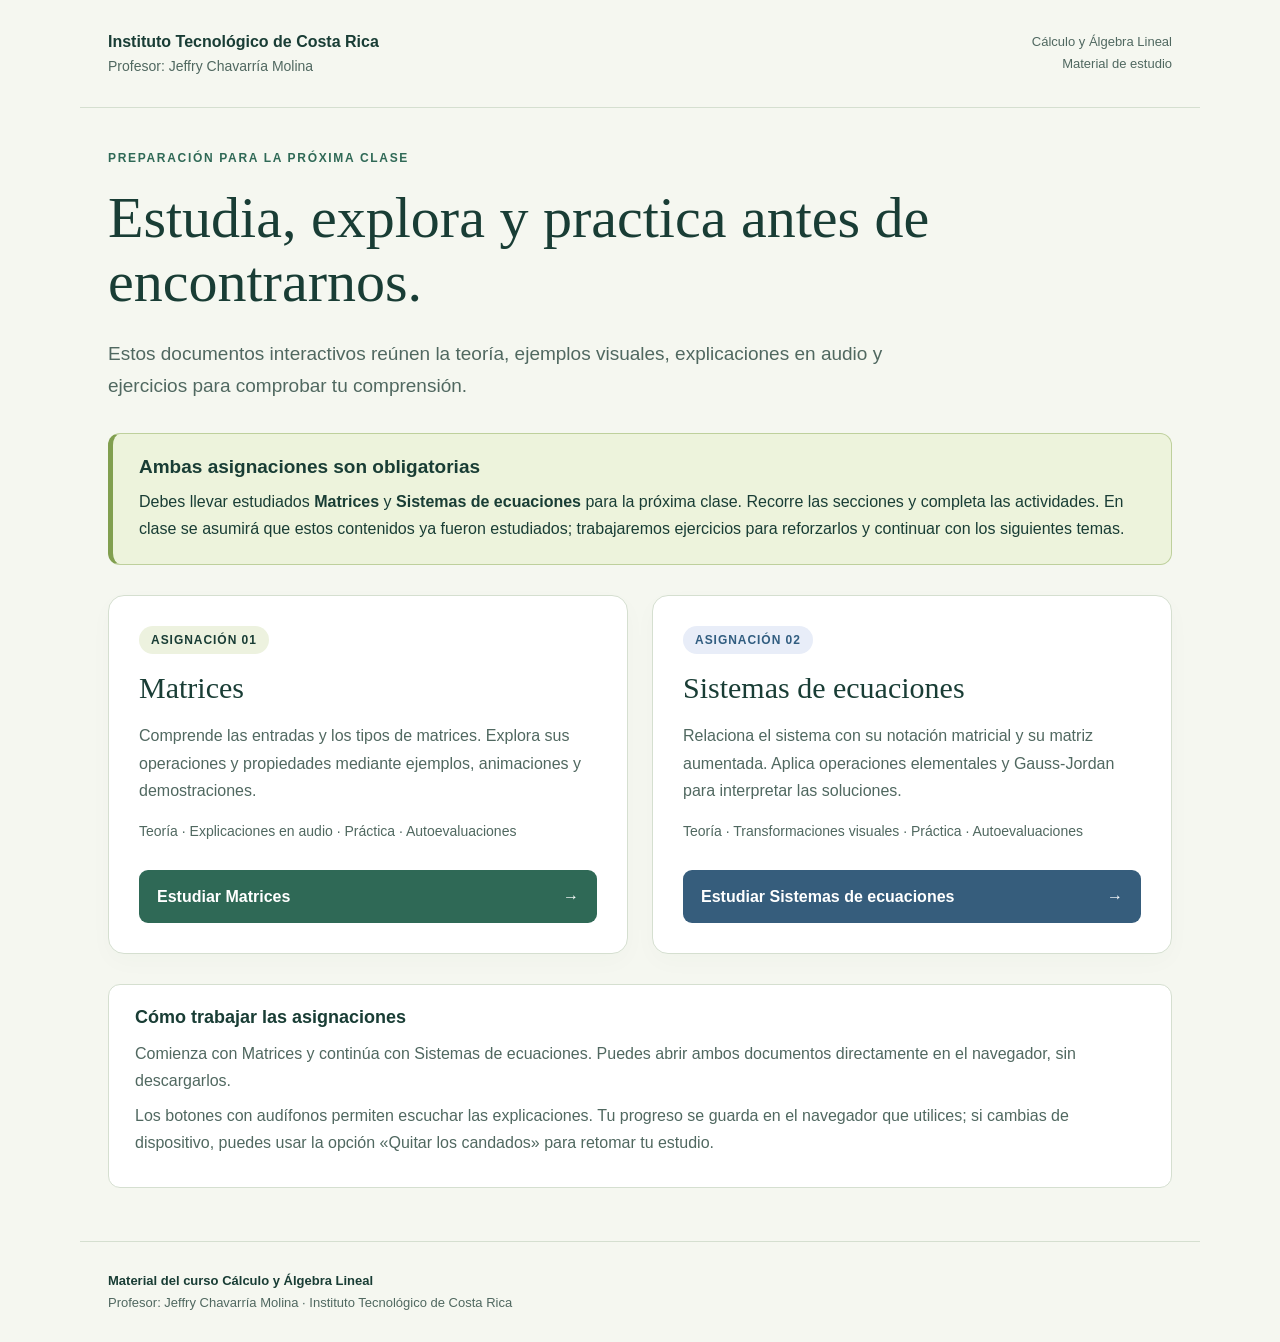
<file: index.html>
<!doctype html>
<html lang="es">
<head>
<meta charset="utf-8">
<meta name="viewport" content="width=device-width, initial-scale=1">
<meta http-equiv="refresh" content="0; url=CAL/matrices/">
<title>Cálculo y Álgebra Lineal · Asignaciones</title>
<style>body{max-width:720px;margin:12vh auto;padding:28px;background:#f5f7f0;color:#193d35;font:18px/1.7 "Segoe UI",Arial,sans-serif}h1{font:36px Georgia,serif}a{color:#2f6956;font-weight:600}</style>
</head>
<body><h1>Cálculo y Álgebra Lineal</h1><p>Instituto Tecnológico de Costa Rica<br>Profesor: Jeffry Chavarría Molina</p><p><a href="CAL/matrices/">Abrir las asignaciones de Matrices y Sistemas de ecuaciones →</a></p></body>
</html>
</file>
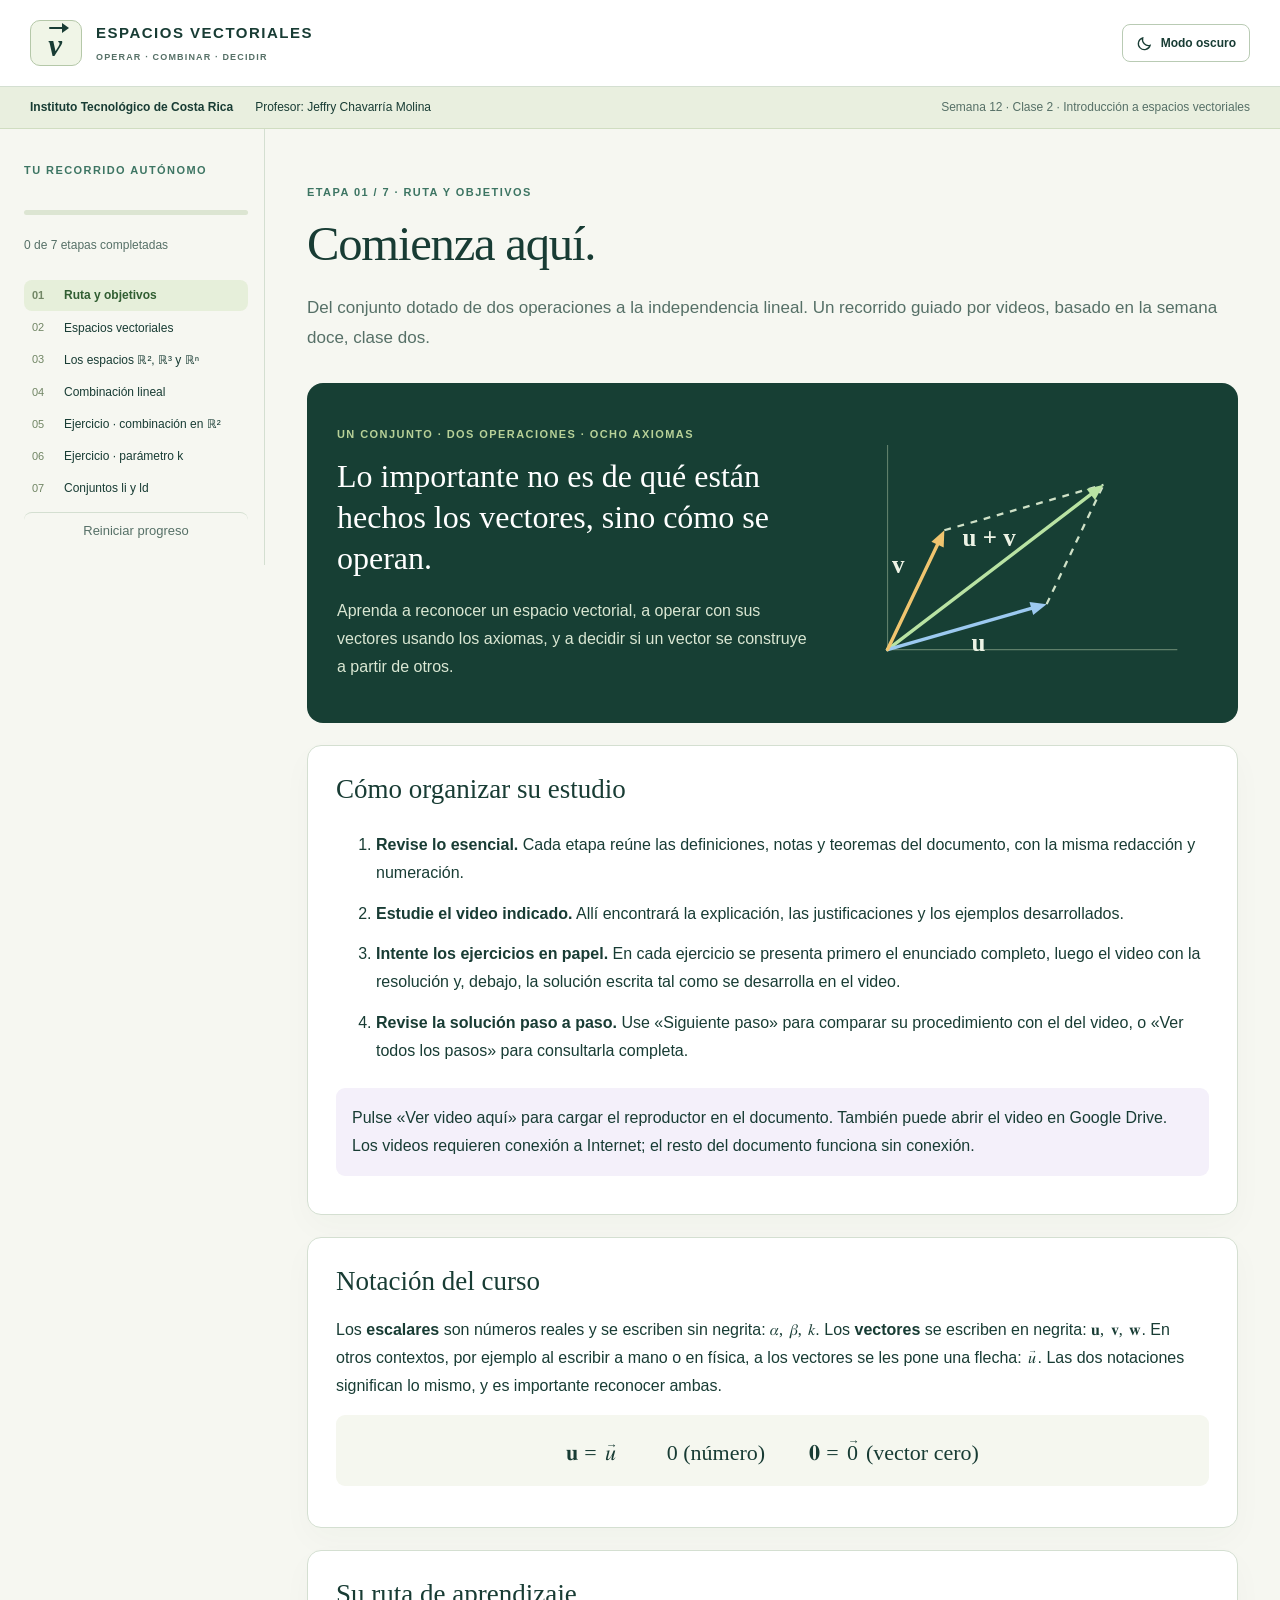
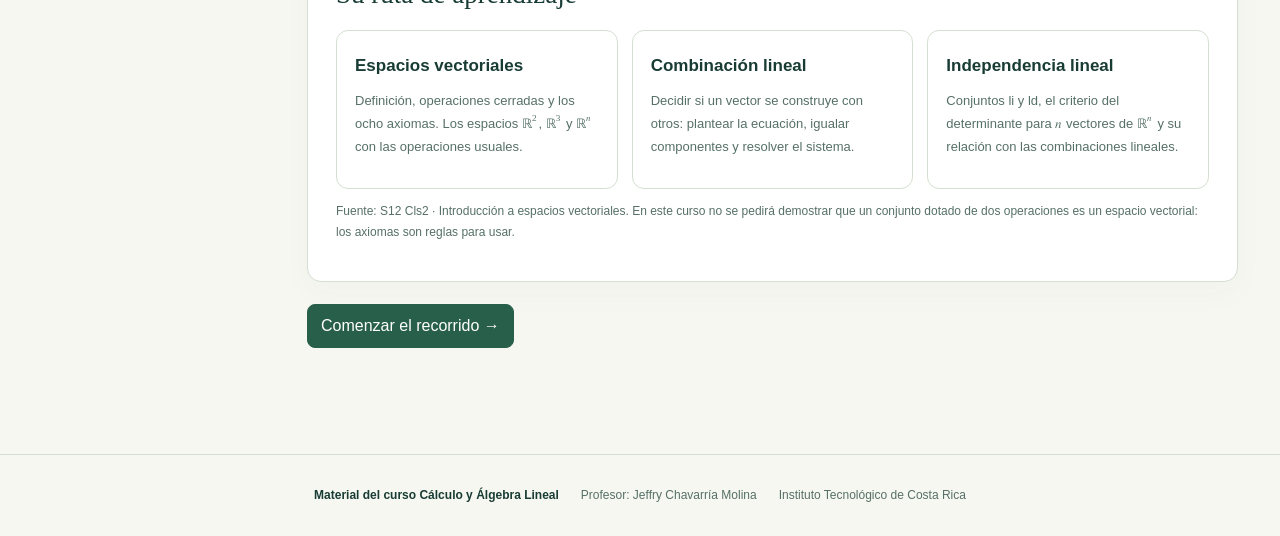
<file: CAL/EspaciosVectoriales/index.html>
<!doctype html><html lang="es"><head><meta charset="utf-8"><meta name="viewport" content="width=device-width,initial-scale=1"><meta name="author" content="Jeffry Chavarría Molina"><meta name="description" content="Guía autónoma de espacios vectoriales: definición y axiomas, ℝ² y ℝⁿ, combinación lineal e independencia lineal. Semana 12, clase 2. Instituto Tecnológico de Costa Rica."><title>Espacios vectoriales · Cálculo y Álgebra Lineal</title><script>try{const t=localStorage.getItem('cal-espacios-vectoriales-tema-v1');document.documentElement.dataset.theme=t==='light'||t==='dark'?t:matchMedia('(prefers-color-scheme: dark)').matches?'dark':'light';}catch{document.documentElement.dataset.theme='light';}</script><style>:root{--ink:#183c34;--muted:#567067;--paper:#f6f7f1;--card:#fff;--line:#d4dfd1;--green:#387855;--blue:#3474ae;--amber:#b77d14;--violet:#674399;--shadow:0 12px 32px #24402d07;color-scheme:light;font-family:"Segoe UI",Arial,sans-serif;font-size:16px}*{box-sizing:border-box}body{margin:0;background:var(--paper);color:var(--ink);line-height:1.75}button,input,select{font:inherit}button,select,input{border:1px solid #b9cbb4;border-radius:8px;background:#fff;color:var(--ink);padding:9px 13px}button{cursor:pointer;line-height:1.5}button:hover{background:#edf4e6;border-color:#85a679}button:disabled{cursor:default;opacity:.45}button:focus-visible,a:focus-visible,select:focus-visible,input:focus-visible,[tabindex]:focus-visible{outline:3px solid #bb8c27;outline-offset:3px}a{color:var(--green)}.primary{background:#285f4a;color:white;border-color:#285f4a}.primary:hover{background:#397a60}.text-button{border:0;background:transparent;color:var(--muted);font-size:13px}.skip{position:absolute;top:-100px;left:20px;z-index:99;background:white;padding:10px}.skip:focus{top:10px}header{display:flex;align-items:center;justify-content:space-between;gap:20px;padding:20px 30px;background:#fff;border-bottom:1px solid var(--line)}.brand{display:flex;align-items:center;gap:14px;text-decoration:none;color:var(--ink);font-weight:750;font-size:15px;letter-spacing:.1em}.brand small{display:block;font-size:9px;letter-spacing:.13em;color:var(--muted);margin-top:4px}.brand-mark{font:italic 31px Georgia,serif;border:1px solid #b5c8a9;border-radius:10px;padding:2px 12px;background:#f0f5e7}.audio-controls{display:flex;gap:8px;align-items:center;flex-wrap:wrap;font-size:12px}.audio-controls select{max-width:220px;padding:7px}.audio-controls button{font-size:12px}.identity{display:flex;gap:22px;align-items:center;flex-wrap:wrap;padding:10px 30px;font-size:12px;background:#e9efdf;border-bottom:1px solid #d0ddc1}.identity #audio-status{font-size:11px;margin-left:auto;color:#604281}.layout{display:grid;grid-template-columns:265px minmax(0,1fr);max-width:1700px;margin:auto}aside{padding:28px 16px 28px 24px;border-right:1px solid var(--line)}.eyebrow{font-size:11px;font-weight:700;letter-spacing:.13em;text-transform:uppercase;color:#3d7563}.small{font-size:12px;color:var(--muted)}.progress-track{height:5px;border-radius:9px;overflow:hidden;background:#dce5d2;margin:18px 0 8px}#progress{height:100%;background:#709347;transition:width .4s}#navigation{display:grid;gap:4px;margin-top:20px}#navigation button{display:flex;gap:10px;text-align:left;border:0;background:transparent;font-size:12px;padding:10px 8px;align-items:center}#navigation button.active{background:#e6efda;font-weight:700;color:#315e32}#navigation .num{min-width:22px;font-size:11px;color:#718665}main{min-width:0;max-width:1260px;width:100%;padding:42px 42px 70px;outline:none}h1{font:clamp(32px,3.8vw,54px)/1.15 Georgia,serif;margin:15px 0 20px;letter-spacing:-.025em}h2{font:27px/1.28 Georgia,serif;margin:0 0 18px}h3{font-size:17px;line-height:1.5;margin:20px 0 12px}p{margin:12px 0}.lead{font-size:17px;color:var(--muted);margin-bottom:30px}.card{padding:26px 28px;border:1px solid var(--line);border-radius:14px;background:var(--card);margin:22px 0;box-shadow:var(--shadow);min-width:0}.card.theory{background:#eef3e5;border-color:#cadbb6}.card.warning{background:#fff7e7;border-color:#e7d3a0}.source{font-size:11px;text-transform:uppercase;letter-spacing:.06em;color:#4e735b;background:#eaf0e1;padding:5px 10px;border-radius:20px;display:inline-block;margin-bottom:14px}.hero{background:#173f34;color:#fff;padding:30px;border-radius:16px;display:grid;grid-template-columns:minmax(0,1.3fr) minmax(200px,1fr);gap:25px;align-items:center}.hero h2{color:#fff;font-size:32px}.hero p{color:#dae7d3}.hero .eyebrow{color:#b8d198}.hero svg{width:100%;max-height:250px}.goals{display:grid;grid-template-columns:repeat(3,minmax(0,1fr));gap:14px}.goal{border:1px solid var(--line);border-radius:12px;padding:18px;background:#fff}.goal h3{margin:4px 0}.goal p{font-size:13px;color:var(--muted)}.audio-box{display:flex;align-items:center;justify-content:space-between;flex-wrap:wrap;gap:12px;background:#eee7fa;border-radius:9px;padding:13px 15px;font-size:12px;margin:20px 0}.audio-button{display:inline-flex;align-items:center;gap:9px;background:#f1ebfb;border:1px solid #b89dd7;color:#57398a;font-size:12px;font-weight:600;padding:9px 12px}.audio-button svg{width:20px;height:20px;flex-shrink:0}.audio-button:hover{background:#e7dcf8;border-color:#936dbc}.read-button{display:inline-flex;gap:4px;font-size:10px;padding:2px 5px;margin-left:7px;border:0;color:#657c70;background:transparent}.audio-button.playing{background:#ddcff3}.formula{background:#f5f7ef;border-radius:9px;padding:17px 20px;margin:15px 0;max-width:100%;overflow-x:auto;font-size:22px}.formula math{font-size:22px}.inline-math{display:inline;white-space:nowrap}.inline-math math{font-size:1.08em}.equation{display:flex;align-items:center;justify-content:center;flex-wrap:wrap;gap:16px;margin:18px 0;max-width:100%}.equation-nowrap{flex-wrap:nowrap;min-width:max-content;justify-content:flex-start}.math-scroll{max-width:100%;overflow-x:auto;padding:6px}.matrix{position:relative;display:inline-grid;grid-template-columns:repeat(var(--cols),auto);gap:5px;padding:12px 17px;margin:7px 3px;font-family:"Cambria Math",Cambria,serif;font-size:23px;flex-shrink:0;vertical-align:middle;border:0}.matrix:before,.matrix:after{content:"";position:absolute;top:3px;bottom:3px;width:9px;border:2px solid #3a6552}.matrix:before{left:0;border-right:0;border-radius:5px 0 0 5px}.matrix:after{right:0;border-left:0;border-radius:0 5px 5px 0}.matrix.determinant:before,.matrix.determinant:after{width:0;border-top:0;border-bottom:0;border-radius:0}.matrix .cell{display:flex;align-items:center;justify-content:center;min-width:51px;min-height:48px;padding:6px 9px;border:1px solid transparent;background:#f0f3ec;border-radius:5px;transition:background .22s,opacity .3s,box-shadow .2s;position:relative}.matrix .cell math{font-size:23px}.matrix.small-matrix .cell{min-width:43px;min-height:39px}.matrix.small-matrix,.matrix.small-matrix .cell math{font-size:20px}.cell[tabindex]{cursor:pointer}.cell.source-a,.green-highlight{background:#dfedca!important;box-shadow:inset 0 0 0 2px #659543}.cell.source-b,.blue-highlight{background:#dfebfb!important;box-shadow:inset 0 0 0 2px #4f83b7}.cell.target,.amber-highlight{background:#fff0c8!important;box-shadow:inset 0 0 0 2px #b98923}.cell.deleted{background:#f5e5e1!important;opacity:.52}.cell.kept{background:#dfebfb}.cell.constant{border-left:2px solid #77936c;margin-left:5px}.cell input{width:82px;max-width:100%;font:18px "Segoe UI",sans-serif;text-align:center;padding:8px;border-color:#afc3a0}.cell.invalid input{background:#fff0e9;border-color:#bd7151}.cell.correct input{background:#e4f0d8;border-color:#73a455}.lab{border:1px solid #cbd9bb;border-radius:12px;background:#fbfcf8;margin:20px 0;padding:20px;min-width:0}.toolbar{display:flex;flex-wrap:wrap;align-items:center;gap:12px;padding:14px;background:#ecf2e2;border-radius:10px;margin:18px 0}.toolbar label{display:flex;gap:8px;align-items:center;font-size:13px;font-weight:600}.toolbar select{max-width:260px;font-size:13px}.toolbar input{width:90px}.mode-control{padding:9px;background:#fff0ca;border:1px solid #cba34b;border-radius:9px}.mode-control select{border:2px solid #ba8b24;font-weight:700}.actions{display:flex;gap:10px;align-items:center;flex-wrap:wrap;margin:16px 0}.legend{display:flex;flex-wrap:wrap;gap:20px;font-size:11px;color:var(--muted);margin:14px 0}.legend span:before{content:"";width:10px;height:10px;border-radius:2px;display:inline-block;margin-right:6px;background:var(--green)}.legend .blue:before{background:var(--blue)}.legend .amber:before{background:var(--amber)}.legend .red:before{background:#c07c6d}.calculation{padding:20px;text-align:center;background:#eef3e4;border:1px dashed #abc58c;border-radius:10px;margin:18px 0;min-height:100px}.calculation math{font-size:22px}.scene{position:relative;padding:30px 12px 62px;min-width:max-content}.scene svg.connectors{position:absolute;inset:0;width:100%;height:100%;pointer-events:none;overflow:visible}.flow-scroll{overflow-x:auto;max-width:100%}.matrix-block{display:flex;flex-direction:column;align-items:center;flex-shrink:0}.matrix-name{font-size:13px;font-weight:600;color:#4b6c59;min-height:25px}.operation-arrow{display:inline-flex;flex-shrink:0;align-items:center;font-size:21px;color:#356b55}.operation-arrow math{font-size:20px}.system{max-width:100%;overflow-x:auto;padding:14px;font-size:23px}.system math{font-size:23px}.step-list{border-left:2px solid #dce6d3;padding-left:22px;margin:25px 0;display:grid;gap:20px}.paper-step{border:1px solid #d5dfce;border-radius:10px;padding:18px;background:#fff;position:relative;min-width:0}.paper-step:before{content:"";position:absolute;left:-28px;top:25px;width:10px;height:10px;border-radius:50%;background:#779457;border:2px solid #f6f7f1}.step-caption{display:flex;align-items:center;gap:14px;flex-wrap:wrap;justify-content:space-between}.step-caption h3{margin:0}.paper-step .step-formula{font-size:23px;overflow:auto;max-width:100%;padding:14px 0}.step-formula math{font-size:23px}.paper-step p{font-size:14px;color:#466455}.paper-step.active{border-color:#8ba968;background:#f8fbf2}.hidden{display:none!important}.columns{display:grid;grid-template-columns:repeat(2,minmax(0,1fr));gap:20px}.columns>*{min-width:0}.feedback{background:#fff0e7;border:1px solid #dfb090;border-radius:10px;padding:17px;margin:14px 0}.feedback.success{background:#eaf4de;border-color:#a2c385}.feedback h3{margin:0 0 10px}.practice-prompt{border:1px solid #cbd7bc;border-radius:10px;padding:20px;margin:18px 0}.practice-fields{display:flex;flex-wrap:wrap;gap:16px;align-items:center;margin:18px 0}.practice-fields label{display:flex;gap:10px;align-items:center}.practice-fields input{max-width:125px}.choice{display:flex;align-items:flex-start;gap:10px;padding:12px;border:1px solid #d2ddc8;border-radius:8px;margin:9px 0;cursor:pointer}.choice input{margin-top:7px;flex-shrink:0}.quiz-question{border-top:1px solid var(--line);padding-top:20px;margin-top:20px}.property-list{display:grid;gap:12px}.property{border:1px solid var(--line);border-radius:11px;background:#fcfdf9;padding:19px}.property h3{margin:0;font-size:16px}.property .formula{font-size:20px}.property .formula math{font-size:20px}.property details,.property-panel{margin-top:14px;background:#f1f5e9;border-radius:9px;padding:15px}summary{cursor:pointer;font-weight:600;font-size:13px}.property table{border-collapse:collapse;width:100%;font-size:13px}.property td,.property th{padding:10px;border-bottom:1px solid #d5dfcf;text-align:left}.sign-board .cell{min-width:48px}.term-list{display:flex;gap:8px;flex-wrap:wrap}.term-list button{font-size:12px}.term-list button.active{background:#e4efcc;border-color:#86a856}.cofactor-map{display:grid;gap:15px}.factor-ledger{padding:15px;background:#fff6df;border:1px solid #e2c686;border-radius:9px}.coverage-list{columns:2;font-size:13px}.coverage-list li{margin-bottom:8px;break-inside:avoid}.parameter-case{padding:20px;border-left:4px solid #7b9a54;background:#f4f7eb;margin:16px 0}.area-svg{background:#edf3e8;border:1px solid var(--line);border-radius:10px;width:100%;max-width:460px;height:auto}footer{max-width:1660px;margin:20px auto 0;padding:30px;border-top:1px solid var(--line)}.access-note{max-width:950px;margin:0 auto 30px;background:#edf3e3;border:1px solid #cfdfbb;padding:22px;border-radius:12px}.access-note h2{font-size:23px}.access-note p{font-size:13px}.footer-ribbon{display:flex;justify-content:center;gap:22px;flex-wrap:wrap;font-size:12px;color:var(--muted)}.footer-ribbon strong{color:var(--ink)}.finish{font-size:70px;color:#5b8b36;text-align:center}.pulse{animation:pulse .6s ease}.fade-in{animation:arrive .5s ease}.term-flight{animation:arrive .45s ease}@keyframes arrive{from{opacity:.15;transform:translateY(9px)}to{opacity:1;transform:none}}@keyframes pulse{50%{box-shadow:inset 0 0 0 3px #b98923;background:#ffe9ad}}@media(min-width:1100px){aside{align-self:start;position:sticky;top:0;max-height:100vh;overflow-y:auto}}@media(max-width:1100px){header{align-items:flex-start;flex-direction:column}.layout{grid-template-columns:210px minmax(0,1fr)}main{padding:28px 22px}.brand{font-size:14px}.audio-controls{font-size:11px}.matrix .cell{min-width:44px}}@media(max-width:760px){.layout{display:block}aside{border-right:0;border-bottom:1px solid var(--line);padding:15px 20px}#navigation{display:flex;overflow-x:auto;margin-top:10px;padding-bottom:8px}#navigation button{min-width:135px;max-width:175px;flex-shrink:0}.progress-track{margin-top:9px}aside .eyebrow{margin:0}#reset-progress{display:none}header{padding:18px 20px}.identity{padding:10px 20px;gap:8px 18px}.identity #audio-status{margin-left:0;width:100%}main{padding:25px 18px 40px}.hero,.columns{grid-template-columns:1fr}.hero{padding:24px}.hero svg{max-height:180px}.goals{grid-template-columns:1fr}.card{padding:22px 18px;margin:18px 0}h1{font-size:35px}h2{font-size:25px}.matrix{font-size:21px;padding:10px 13px;gap:4px}.matrix .cell{min-width:43px;min-height:43px;padding:5px 7px}.matrix .cell math{font-size:21px}.formula{padding:14px;font-size:20px}.formula math{font-size:20px}.coverage-list{columns:1}.lab{padding:15px}.scene{padding:22px 8px 65px}.paper-step{padding:15px}.step-list{padding-left:16px}.paper-step:before{left:-22px}.audio-controls #voice{max-width:190px}footer{padding:22px 18px}.cell input{width:65px}.step-formula math{font-size:21px}}
@media(prefers-reduced-motion:reduce){*,*:before,*:after{animation:none!important;transition:none!important;scroll-behavior:auto!important}}
.property-list{grid-template-columns:minmax(0,1fr)}.property{min-width:0}.toolbar label{flex-wrap:wrap;max-width:100%}.toolbar select{max-width:100%}main:focus-visible{outline:none}.quiz-question{border:0;border-top:1px solid var(--line);min-width:0;padding:20px 0}.quiz-question legend{max-width:100%;padding:0 8px 0 0;font-weight:600}.quiz-question legend .matrix{vertical-align:middle}
.video-slot{display:flex;align-items:center;gap:1.4rem;padding:1.5rem;margin:1.5rem 0 0;border:1.5px dashed #8b79b7;border-radius:14px;background:#f4f0fa;min-width:0}
.video-slot figcaption{min-width:0}.video-slot h3{margin:.4rem 0 .75rem;color:#41335f}.video-slot p{margin:.65rem 0 0}
.video-icon{display:grid;place-items:center;flex:0 0 54px;height:54px;border-radius:50%;background:#e4daf3;color:#654593;font-size:1.3rem}
.video-filename{font-family:inherit;font-size:.95rem;overflow-wrap:anywhere;color:#4e3a70}
.video-reference{padding:1rem 1.25rem;border-left:4px solid #8b79b7;background:#f5f1fa;margin-top:1rem}.video-reference button{max-width:100%;white-space:normal;text-align:left}
.attempt{padding:1rem 1.2rem;background:#f4f5ed;border-left:3px solid #759259}
.optional-lab{background:#fff;border:1px solid #d6dfd0;border-radius:12px;margin:1.3rem 0;min-width:0}.optional-lab>summary{padding:1.2rem;cursor:pointer;font-weight:600;color:#345a45;line-height:1.6}.optional-lab>.card{margin:0;border:0;border-top:1px solid #e0e6da;border-radius:0 0 12px 12px}
.study-route li{padding:.4rem 0}.notice{padding:1rem;background:#f4f0fa;border-radius:9px}.det-operation{display:inline-flex;flex-direction:column;align-items:center;gap:.3rem}
@media(max-width:600px){.video-slot{padding:1.1rem;gap:.8rem;align-items:flex-start}.video-icon{flex-basis:34px;height:34px;font-size:.9rem}.video-slot .eyebrow{font-size:.65rem}.optional-lab>summary{padding:1rem}.video-reference{padding:.9rem}}
.theme-toggle{display:inline-flex;align-items:center;gap:8px;font-weight:600;white-space:nowrap}.theme-toggle svg{width:17px;height:17px}.theme-toggle .sun-icon{display:none}[data-theme="dark"] .theme-toggle .sun-icon{display:block}[data-theme="dark"] .theme-toggle .moon-icon{display:none}
:root[data-theme="dark"]{color-scheme:dark;--ink:#e4efe8;--muted:#b2c8bc;--paper:#111d19;--card:#1a2b24;--line:#41574b;--green:#a2dcb6;--blue:#92bfee;--amber:#ebbf65;--violet:#cfb8f3;--shadow:0 12px 32px #0002}
[data-theme="dark"] header{background:#15231d}[data-theme="dark"] button,[data-theme="dark"] input,[data-theme="dark"] select{background:#23392e;border-color:#607765;color:var(--ink)}
[data-theme="dark"] button:hover{background:#304b3b;border-color:#9cbb94}[data-theme="dark"] .primary{background:#abd4ad;color:#14251b;border-color:#abd4ad}[data-theme="dark"] .primary:hover{background:#c2e5bf}
[data-theme="dark"] .brand-mark{background:#20362a;border-color:#607b58}[data-theme="dark"] .identity{background:#203328;border-color:var(--line)}[data-theme="dark"] .identity #audio-status{color:#d1bdf1}[data-theme="dark"] .eyebrow{color:#afd4bc}
[data-theme="dark"] #navigation button{background:transparent}[data-theme="dark"] #navigation button.active{background:#2b4532;color:#d0ebc3}[data-theme="dark"] #navigation .num{color:#aec6a0}[data-theme="dark"] .progress-track{background:#354736}[data-theme="dark"] #progress{background:#9aba73}
[data-theme="dark"] .card.theory,[data-theme="dark"] .access-note{background:#22362a;border-color:#536c42}[data-theme="dark"] .card.warning{background:#3b3020;border-color:#917140}[data-theme="dark"] .source{background:#2d4431;color:#c5dfb7}[data-theme="dark"] .goal{background:#1c3026}
[data-theme="dark"] .formula{background:#14261d}[data-theme="dark"] .matrix:before,[data-theme="dark"] .matrix:after{border-color:#adc9b6}[data-theme="dark"] .matrix .cell{background:#263c30}[data-theme="dark"] .matrix-name,[data-theme="dark"] .operation-arrow{color:#c3dfca}
[data-theme="dark"] .cell.source-a,[data-theme="dark"] .green-highlight{background:#3b5426!important;box-shadow:inset 0 0 0 2px #a2c779}[data-theme="dark"] .cell.source-b,[data-theme="dark"] .blue-highlight{background:#25425c!important;box-shadow:inset 0 0 0 2px #91bce5}
[data-theme="dark"] .cell.target,[data-theme="dark"] .amber-highlight{background:#574319!important;box-shadow:inset 0 0 0 2px #e6ba58}[data-theme="dark"] .cell.deleted{background:#52312d!important;opacity:.7}[data-theme="dark"] .cell.kept{background:#25425c}[data-theme="dark"] .cell.constant{border-color:#aac398}
[data-theme="dark"] .cell.invalid input{background:#4b2c23;border-color:#e0a17e}[data-theme="dark"] .cell.correct input{background:#304a2a;border-color:#9bbf7f}
[data-theme="dark"] .lab{background:#1b3023;border-color:var(--line)}[data-theme="dark"] .toolbar{background:#24392a}[data-theme="dark"] .mode-control{background:#473b1f;border-color:#caa955}[data-theme="dark"] .mode-control select{border-color:#d4af54}
[data-theme="dark"] .calculation{background:#213625;border-color:#839d67}[data-theme="dark"] .step-list{border-color:#506747}[data-theme="dark"] .paper-step{background:#1c3026;border-color:var(--line)}[data-theme="dark"] .paper-step:before{background:#a5c17f;border-color:var(--paper)}[data-theme="dark"] .paper-step p{color:#c2d5c6}[data-theme="dark"] .paper-step.active{background:#2a3e2a;border-color:#9bb37b}
[data-theme="dark"] .feedback{background:#422f24;border-color:#bd8c62}[data-theme="dark"] .feedback.success{background:#2b4125;border-color:#8ba96d}[data-theme="dark"] .practice-prompt,[data-theme="dark"] .choice{border-color:#5d7356}
[data-theme="dark"] .property{background:#1c3025}[data-theme="dark"] .property details,[data-theme="dark"] .property-panel{background:#293f2b}[data-theme="dark"] .property td,[data-theme="dark"] .property th{border-color:var(--line)}[data-theme="dark"] .term-list button.active{background:#40552a;border-color:#aec781}
[data-theme="dark"] .factor-ledger{background:#3c331f;border-color:#a18950}[data-theme="dark"] .parameter-case{background:#293b26;border-color:#9db37a}[data-theme="dark"] .area-svg{background:#213328}[data-theme="dark"] .area-svg text{fill:#e4efe8}[data-theme="dark"] .area-svg polygon{fill:#3d552f;stroke:#adc792}[data-theme="dark"] .area-svg polygon[fill="#ead8b6"]{fill:#63502b}[data-theme="dark"] .area-svg g[stroke]{stroke:#4a6351}
[data-theme="dark"] .audio-box{background:#342b47}[data-theme="dark"] .audio-button{background:#3c3053;border-color:#a38ac6;color:#e0cef8}[data-theme="dark"] .audio-button:hover,[data-theme="dark"] .audio-button.playing{background:#514168}[data-theme="dark"] .read-button{background:transparent;color:#b6cabd;border:0}[data-theme="dark"] .text-button{background:transparent;color:var(--muted);border:0}
[data-theme="dark"] .video-slot{background:#30283f;border-color:#a38dc1}[data-theme="dark"] .video-slot h3,[data-theme="dark"] .video-filename{color:#e2d3fa}[data-theme="dark"] .video-icon{background:#504164;color:#e1cef9}[data-theme="dark"] .video-reference,[data-theme="dark"] .notice{background:#30283f}[data-theme="dark"] .attempt{background:#283b28;border-color:#a4bb83}[data-theme="dark"] .optional-lab{background:var(--card);border-color:var(--line)}[data-theme="dark"] .optional-lab>summary{color:#c4dfc9}[data-theme="dark"] .optional-lab>.card{border-color:var(--line)}[data-theme="dark"] .skip{background:#23392e}[data-theme="dark"] .finish{color:#b1d987}
@media(prefers-reduced-motion:no-preference){body,header,.card,button,input,select,.identity,.formula,.video-slot{transition:background-color .18s,color .18s,border-color .18s}}
main[tabindex]:focus-visible{outline:none}[data-theme="dark"] input::placeholder{color:#b2c8bc;opacity:1}

/* Una sola escala para cada expresión; los índices conservan su tamaño semántico. */
:root{--math-size:22px}
math{font-family:"Cambria Math","STIX Two Math",math;font-style:normal;font-weight:400}
.equation,.matrix,.calculation,.step-formula,.system,.formula{font-size:var(--math-size)}
.equation math,.matrix .cell math,.calculation math,.paper-step .step-formula math,.system math,.formula math,.property .formula math{font-size:1em}
.matrix .cell,.matrix.small-matrix .cell{font-size:inherit}
.matrix .cell input{font-family:"Cambria Math",math;font-size:1em}
.matrix.small-matrix,.matrix-name math,.operation-arrow math{font-size:1em}
.matrix-name{font-size:13px;font-weight:600}.matrix-name math{font-size:var(--math-size)}
.paper-step .step-formula,.property .formula{font-size:var(--math-size)}
.inline-math math{font-size:1em}
.equation .operation-arrow,.det-operation{font-size:inherit}
.equation .matrix{font-size:inherit}
.matrix .deletion-lines{position:absolute;inset:0;width:100%;height:100%;overflow:visible;pointer-events:none;z-index:4}
.deletion-lines line{stroke:#a34d43;stroke-width:2.5;stroke-linecap:round;vector-effect:non-scaling-stroke}
[data-theme="dark"] .deletion-lines line{stroke:#f4b2a0}
@media(max-width:760px){:root{--math-size:20px}}
.visual-explanation{display:flex;gap:20px;align-items:center;justify-content:space-between;padding:20px;background:#f0eafa;border:1px solid #b8a2d2;border-left:5px solid #7953a8;border-radius:12px;margin:20px 0}.visual-explanation p{margin:4px 0 0;max-width:640px}.visual-explanation .eyebrow{color:#65438b}.audio-button{font-size:14px;padding:12px 16px;border-width:1.5px;box-shadow:0 3px 9px #58358016}.audio-button svg{width:24px;height:24px}.visual-explanation .audio-button{flex-shrink:0;background:#684398;color:white;border-color:#684398;font-weight:700}.visual-explanation .audio-button:hover{background:#513177}.visual-explanation .audio-button.playing{background:#473060}
.group-flow-arrow{display:flex;flex-direction:column;align-items:center;gap:7px;min-width:104px;flex-shrink:0;color:#3474ae;text-align:center;font-size:13px;line-height:1.5}.group-flow-arrow svg{width:90px;height:30px;overflow:visible}.group-flow-arrow path{stroke:currentColor;stroke-width:3;stroke-linecap:round;stroke-linejoin:round;fill:none}.group-flow-arrow.active{color:#245d9b;filter:drop-shadow(0 0 5px #75b6ec88)}
.retained-selection .cell.kept{background:#dceafa;box-shadow:inset 0 0 0 1px #8cb0d2}.submatrix-block{background:#eaf2fb;border-radius:10px}.submatrix-block .cell{background:#dceafa;border-color:#8cb0d2}.submatrix-block:before,.submatrix-block:after{border-color:#3474ae}.block-caption{font-size:12px;line-height:1.5;margin-top:6px;max-width:235px;text-align:center;color:#3b6590}
.observation-guide{background:#edf4fb;border:1px solid #a9c4de;border-radius:11px;padding:20px;margin:15px 0}.observation-guide h3{margin-top:0}.block-phases{list-style:none;padding:0;display:flex;gap:10px;flex-wrap:wrap;counter-reset:block}.block-phases li{counter-increment:block;padding:8px 12px;border:1px solid #b7cbe1;border-radius:20px;font-size:12px;background:var(--card)}.block-phases li:before{content:counter(block) '. ';font-weight:700}.block-phases li.active{background:#d2e6f8;border-color:#4d84b4;color:#164c7c;font-weight:700}.block-status{font-size:14px;min-height:2em}
.matrix.submatrix-transfer{position:absolute;margin:0;pointer-events:none;z-index:8;background:transparent;border-radius:10px;overflow:visible}.submatrix-transfer .cell{background:#dceafa!important;border-color:#4d84b4;box-shadow:0 2px 8px #255c8c22}.submatrix-transfer:before,.submatrix-transfer:after{opacity:0}.submatrix-transfer.assembled{background:#eaf2fb}.submatrix-transfer.assembled:before,.submatrix-transfer.assembled:after{opacity:1}.is-transferring .cell.kept{opacity:.2}.submatrix-waiting .cell{color:#6a8299}
[data-theme="dark"] .visual-explanation{background:#352a46;border-color:#a38ac5;border-left-color:#d2b6f6}[data-theme="dark"] .visual-explanation .eyebrow{color:#dec5fc}[data-theme="dark"] .visual-explanation .audio-button{background:#cdb3ef;color:#261938;border-color:#dec5fc}[data-theme="dark"] .visual-explanation .audio-button:hover,[data-theme="dark"] .visual-explanation .audio-button.playing{background:#e0cbfc}[data-theme="dark"] .group-flow-arrow,[data-theme="dark"] .block-caption{color:#a6caed}[data-theme="dark"] .group-flow-arrow.active{color:#c2def9}[data-theme="dark"] .retained-selection .cell.kept,[data-theme="dark"] .submatrix-block .cell{background:#25435e;box-shadow:inset 0 0 0 1px #83afd6}[data-theme="dark"] .submatrix-block,[data-theme="dark"] .submatrix-transfer.assembled{background:#1b344b}[data-theme="dark"] .submatrix-block:before,[data-theme="dark"] .submatrix-block:after{border-color:#9cc7ed}[data-theme="dark"] .observation-guide{background:#1d3448;border-color:#638caf}[data-theme="dark"] .block-phases li{border-color:#7193af}[data-theme="dark"] .block-phases li.active{background:#365c7c;color:#f0f7ff}[data-theme="dark"] .submatrix-transfer .cell{background:#25435e!important;border-color:#a6caed}[data-theme="dark"] .submatrix-waiting .cell{color:#b7cde1}
@media(max-width:900px){.visual-explanation{align-items:flex-start;flex-direction:column;gap:12px}.visual-explanation .audio-button{max-width:100%;white-space:normal}}@media(max-width:760px){.visual-explanation,.observation-guide{padding:16px}.group-flow-arrow{min-width:85px}.group-flow-arrow svg{width:75px}}
@media(max-width:760px){#minor-scene{min-width:0;padding-bottom:22px}#minor-scene>.equation{flex-direction:column;gap:18px}#minor-scene .group-flow-arrow{flex-direction:row;gap:12px;min-width:0;min-height:65px}#minor-scene .group-flow-arrow svg{width:60px;height:26px;transform:rotate(90deg);margin:16px 0}}
.minor-interaction{margin:18px 0;border:1px solid var(--line);border-radius:12px;padding:14px;background:var(--card);scroll-margin-top:16px}.minor-interaction>.toolbar{margin:0 0 12px;padding:10px;gap:10px}.minor-interaction .toolbar label{gap:6px}.minor-interaction .toolbar select{padding:7px 9px}.minor-interaction .toolbar button{padding:8px 11px}
.minor-workbench{display:grid;grid-template-columns:minmax(0,1.25fr) minmax(0,1fr);gap:16px;align-items:start}.minor-diagram{min-width:0}.minor-workbench #minor-scene{min-width:0;padding:14px 0 16px}.minor-workbench #minor-scene>.equation{gap:10px;margin:8px 0;flex-wrap:nowrap}.minor-workbench .matrix{padding:10px 12px;gap:4px}.minor-workbench .matrix .cell{min-width:36px;min-height:38px;padding:4px 5px}.minor-workbench .block-caption{font-size:11px;max-width:200px;line-height:1.4}.minor-workbench .group-flow-arrow{min-width:50px;font-size:11px}.minor-workbench .group-flow-arrow svg{width:48px;height:24px}.minor-workbench .matrix-name{font-size:11px}
.minor-workbench #minor-calc{padding:16px 12px;margin:0;min-width:0;min-height:0;text-align:center;border-style:solid;background:#edf4fb;border-color:#b3cbe0}.minor-workbench #minor-calc h3{margin:0 0 8px;font-size:16px}.minor-live-position{font-size:12px;margin:5px 0}.minor-live-matrix>.equation{margin:5px 0;gap:8px}.minor-live-note,.minor-live-hint{font-size:12px;line-height:1.5;margin:10px 0 5px}.minor-live-hint{color:var(--muted)}.minor-live-value{max-width:100%;overflow-x:auto;padding:6px 0}.minor-live-cofactor{border-top:1px solid var(--line);margin-top:12px;padding-top:8px}.minor-live-cofactor .equation{margin:6px 0}.minor-live-cofactor .formula{padding:10px;margin:6px 0}
.minor-complete-procedure{border:1px solid var(--line);border-radius:10px;padding:12px 16px;margin:16px 0}.minor-complete-procedure>summary{color:var(--green)}.minor-complete-procedure #minor-paper:empty{display:none}.minor-exploration>.visual-explanation{padding:14px 16px;gap:14px;margin:14px 0}.minor-exploration>.visual-explanation p{font-size:13px;line-height:1.55}.minor-exploration>p{font-size:13px;line-height:1.6}.minor-exploration .observation-guide{margin-top:15px}
[data-theme="dark"] .minor-workbench #minor-calc{background:#1d3448;border-color:#638caf}
.minor-auxiliary{border-top:1px solid var(--line);padding-top:7px;margin-top:10px}.minor-auxiliary-grid{display:grid;grid-template-columns:repeat(3,minmax(0,1fr));gap:5px;max-width:100%;overflow-x:auto}.minor-auxiliary-item{min-width:0}.minor-workbench .minor-auxiliary .matrix{padding:7px 7px;margin:4px 0;gap:3px}.minor-workbench .minor-auxiliary .matrix .cell{min-width:28px;min-height:29px;padding:3px}.minor-auxiliary-item .equation{gap:4px;margin:2px 0;font-size:var(--math-size)}
.minor-workbench .minor-live-value{display:flex;justify-content:center;align-items:center;gap:0 7px;flex-wrap:wrap}.minor-workbench .minor-auxiliary-item>div{line-height:1.3}
@media(min-width:761px) and (max-width:1100px){.minor-workbench{grid-template-columns:minmax(0,1.2fr) minmax(0,1fr)}.minor-workbench .matrix .cell{min-width:32px;padding:4px 3px}.minor-workbench .group-flow-arrow{min-width:42px}.minor-workbench .group-flow-arrow svg{width:40px}.minor-workbench #minor-scene>.equation{gap:6px}.minor-workbench .matrix{padding:9px 10px}}
@media(max-width:760px){.minor-interaction{padding:10px}.minor-workbench{grid-template-columns:1fr;gap:10px}.minor-workbench #minor-scene>.equation{flex-direction:column;gap:9px}.minor-workbench #minor-scene .group-flow-arrow{min-height:42px;gap:9px}.minor-workbench #minor-scene .group-flow-arrow svg{width:42px;height:20px;margin:8px 0}.minor-workbench .matrix .cell{min-height:34px}.minor-workbench .minor-live-matrix{display:none}.minor-workbench #minor-calc{padding:12px}.minor-workbench #minor-calc h3{font-size:15px}.minor-workbench .minor-live-hint{margin:6px 0}.minor-complete-procedure{padding:12px}.minor-exploration>.visual-explanation{padding:14px}}
@media(min-width:761px) and (max-width:1150px){.minor-workbench{grid-template-columns:1fr;gap:10px}.minor-workbench #minor-scene{padding:4px 0 8px}.minor-workbench #minor-calc{display:grid;grid-template-columns:minmax(210px,.8fr) minmax(0,1.2fr);column-gap:14px;align-items:center}.minor-workbench #minor-calc h3{grid-column:1/-1}.minor-workbench .minor-live-position{grid-column:1;grid-row:2}.minor-workbench .minor-live-matrix{grid-column:1;grid-row:3/7}.minor-workbench #minor-calc>.minor-live-note{grid-column:2;grid-row:2}.minor-workbench .minor-live-value{grid-column:2;grid-row:3}.minor-workbench .minor-auxiliary{grid-column:2;grid-row:4}.minor-workbench .minor-live-cofactor{grid-column:2;grid-row:5}.minor-workbench .minor-live-hint{grid-column:1/-1;grid-row:7}}
@media(max-width:1150px){.minor-workbench .block-caption,.minor-workbench .minor-live-hint{display:none}.minor-workbench .matrix-name{line-height:1.35;min-height:22px}}
@media(max-width:760px){.minor-interaction>.toolbar{display:grid;grid-template-columns:repeat(3,minmax(0,1fr));gap:8px;padding:9px}.minor-interaction .toolbar>label:first-child{grid-column:1/-1;justify-content:space-between}.minor-interaction .toolbar label{font-size:12px;flex-wrap:nowrap;gap:3px;min-width:0}.minor-interaction .toolbar select{font-size:12px;min-width:0;max-width:100%;padding:5px}.minor-interaction .toolbar>label:first-child select{max-width:155px}.minor-interaction .toolbar>button{grid-column:1/-1;font-size:12px;padding:7px}.minor-workbench #minor-scene{padding:2px 0 6px}.minor-workbench #minor-scene>.equation{gap:4px;margin:4px 0}.minor-workbench #minor-scene .matrix{padding-top:7px;padding-bottom:7px;margin-top:3px;margin-bottom:3px;gap:3px}.minor-workbench #minor-scene .matrix .cell{min-height:30px;padding:3px 5px}.minor-workbench #minor-scene .group-flow-arrow{min-height:30px;gap:9px}.minor-workbench #minor-scene .group-flow-arrow svg{width:30px;height:16px;margin:0}.minor-workbench .minor-live-position{display:none}.minor-workbench #minor-calc h3{margin-bottom:5px}.minor-workbench .minor-live-note{font-size:11px;line-height:1.4;margin:5px 0}.minor-workbench .minor-live-value{padding:3px 0}.minor-workbench .minor-auxiliary{padding-top:5px;margin-top:5px}.minor-workbench .minor-auxiliary-item>div{white-space:nowrap}.minor-workbench .minor-auxiliary .matrix{margin-top:2px;margin-bottom:2px}}
.video-slot.video-linked{display:block;border-style:solid;padding:20px}.video-linked figcaption{margin-bottom:15px}.video-linked h3{margin:.35rem 0}.video-linked .video-filename{font-size:12px;color:var(--muted)}.video-screen{aspect-ratio:16/9;background:#132d25;border-radius:10px;overflow:hidden;position:relative;display:grid;place-items:center}.video-screen iframe{position:absolute;inset:0;border:0;width:100%;height:100%;background:#111}.video-launch{display:flex;flex-direction:column;align-items:center;gap:14px;justify-content:center;background:transparent;color:#fff;border:0;border-radius:0;width:100%;height:100%;font-weight:700;font-size:18px}.video-launch:hover{background:#254b3a;color:#fff;border:0}.video-play-symbol{display:grid;place-items:center;width:68px;height:68px;border-radius:50%;background:#e4d5f5;color:#4a2f73;padding-left:4px;font-size:25px}.video-links{display:flex;justify-content:space-between;align-items:center;gap:12px;flex-wrap:wrap;margin-top:13px;font-size:12px}.video-links a{font-weight:600}.video-links>span{color:var(--muted)}
[data-theme="dark"] .video-screen{background:#101b17}[data-theme="dark"] .video-launch{background:transparent;color:#edf7ef;border:0}[data-theme="dark"] .video-launch:hover{background:#273b2e}[data-theme="dark"] .video-play-symbol{background:#d0b5f0;color:#291a3d}
@media(max-width:600px){.video-slot.video-linked{padding:14px}.video-launch{font-size:15px;gap:10px}.video-play-symbol{width:50px;height:50px;font-size:20px}.video-links{font-size:11px;gap:6px}}
.guided-progress{display:flex;align-items:center;justify-content:space-between;gap:12px;flex-wrap:wrap;border:1px solid #a7c091;background:#edf5e5;border-radius:10px;padding:12px 16px;margin:18px 0;font-size:13px}.guided-progress>span{font-weight:700}.guided-progress-dots{display:flex;gap:7px}.guided-progress-dots i{display:block;width:20px;height:8px;border:1px solid #839e6c;border-radius:8px}.guided-progress-dots i.done{background:#5e8d3d}.guided-question{border-width:2px;border-color:#a7be97;background:var(--card)}.guided-question-title{font-size:19px;margin:0 0 12px}.guided-request{font-size:17px;line-height:1.7}.guided-question-board{display:grid;grid-template-columns:minmax(0,1fr) minmax(0,1fr);gap:24px;align-items:center;margin:20px 0}.guided-answer-panel{padding:20px;border:1px solid #b4c9db;border-radius:12px;background:#eef5fb;min-width:0}.guided-answer-panel p{font-size:13px}.guided-answer-label{display:flex;align-items:center;gap:12px;flex-wrap:wrap;font-size:var(--math-size)}.guided-answer-label math{font-size:1em}.guided-answer-label input{font-family:"Cambria Math",math;font-size:22px;width:150px;max-width:100%;padding:11px 12px;border:2px solid #7297b9}.guided-answer-label input[aria-invalid="true"]{border-color:#bf7352;background:#fff0e8}.guided-answer-label input:read-only{background:#e7f2de;border-color:#779e58}.guided-question-hint{border-left:3px solid #83a366;padding:10px 14px;background:#f1f6eb;font-size:13px;line-height:1.7}.guided-actions{gap:14px}.guided-actions button{font-weight:600;min-height:44px}.guided-confirmation .matrix .cell{min-width:40px}.guided-confirmation .equation{gap:10px}.guided-instructions .audio-button{max-width:320px}.visible-exploration{scroll-margin-top:15px}
[data-theme="dark"] .guided-progress{background:#293e28;border-color:#86a06b}[data-theme="dark"] .guided-progress-dots i.done{background:#a9cc83}[data-theme="dark"] .guided-question{border-color:#85a269}[data-theme="dark"] .guided-answer-panel{background:#20394e;border-color:#6f97ba}[data-theme="dark"] .guided-question-hint{background:#283b25;border-color:#a3bb82}[data-theme="dark"] .guided-answer-label input[aria-invalid="true"]{background:#4a2e26;border-color:#e3a282}[data-theme="dark"] .guided-answer-label input:read-only{background:#2a442a;border-color:#a3c481}
@media(max-width:760px){.guided-question-board{grid-template-columns:1fr;gap:14px}.guided-answer-panel{padding:16px}.guided-question{padding:16px}.guided-request{font-size:16px}.guided-question .matrix .cell{min-width:40px}.guided-actions{display:grid;grid-template-columns:1fr}.guided-actions button{width:100%}.guided-progress{padding:12px}.guided-confirmation .equation{gap:7px}.guided-instructions .audio-button{max-width:100%;white-space:normal}}
/* Navegación persistente durante el estudio. */
.layout>aside{position:sticky;top:0;align-self:start;z-index:30;background:var(--paper);max-height:100dvh;display:flex;flex-direction:column;overflow:hidden;box-sizing:border-box}
.layout>aside #navigation{min-height:0;overflow-y:auto;overscroll-behavior:contain;flex:1}
.layout>aside>.eyebrow,.layout>aside>.progress-track,.layout>aside>#progress-label,.layout>aside>#reset-progress{flex-shrink:0}
@media(max-width:1024px){
 .layout{display:block}
 .layout>aside{padding:10px 20px 8px;border-right:0;border-bottom:1px solid var(--line);max-height:155px;box-shadow:0 4px 12px #00000012}
 .layout>aside>.eyebrow{display:none}
 .layout>aside>.progress-track{margin:0 0 4px;height:4px}
 .layout>aside>#progress-label{font-size:11px;line-height:1.4;margin:2px 0}
 .layout>aside #navigation{display:flex;flex:0 0 auto;overflow-x:auto;overflow-y:hidden;gap:5px;margin:5px 0 0;padding-bottom:5px;max-height:80px;overscroll-behavior-x:contain}
 .layout>aside #navigation button{min-width:145px;max-width:190px;flex-shrink:0;font-size:12px;line-height:1.4;padding:9px 8px}
 .layout>aside>#reset-progress{display:none}
 html{scroll-padding-top:145px}
 main :is(input,button,select,[tabindex],section,details){scroll-margin-top:145px}
}
@media(max-width:450px){.layout>aside{padding-left:14px;padding-right:14px}.layout>aside #navigation button{min-width:135px;max-width:170px}}
/* Determinantes simbólicos con composición matemática tradicional. */
.generic-operation .generic-determinant{flex-shrink:0}
.generic-operation .generic-determinant mtd{background:transparent;border:0;box-shadow:none;padding:0}
.generic-operation .equation-nowrap{gap:12px;margin:12px 0}
.generic-operation .generic-determinant mtd.generic-ellipsis{padding:.22em .32em}
.generic-operation .generic-determinant mtd.generic-line-a{color:#24642c;font-weight:600}
.generic-operation .generic-determinant mtd.generic-line-b{color:#225c9d;font-weight:600}
[data-theme="dark"] .generic-operation .generic-determinant mtd.generic-line-a{color:#b8e58e}
[data-theme="dark"] .generic-operation .generic-determinant mtd.generic-line-b{color:#a8cfff}
.exercise-statement-box{border:1px solid var(--line);border-left:4px solid #74944e;border-radius:10px;padding:18px 22px;margin:18px 0;background:var(--card)}
.exercise-statement-box>h3{margin:0 0 12px}.exercise-statement-box>p:last-child{margin-bottom:0}
.exercise-statement-box .equation{margin:12px 0}.exercise-statement-box mtd{background:transparent;border:0;padding:0}
[data-theme="dark"] .exercise-statement-box{border-left-color:#aac88c}
@media(max-width:760px){.exercise-statement-box{padding:16px}}
/* El espaciado de tablas matemáticas se define en CSS para MathML Core. */
.exercise-matrix-math mtd,.exercise-statement-box .exercise-matrix-math mtd{padding:.2em .55em;background:transparent;border:0;line-height:normal}
.exercise-matrix-math mtable{border-spacing:0;line-height:normal}
.exercise-matrix-math{vertical-align:middle}


/* ===== Mejoras de index2 ===== */
/* Matrices con paréntesis, como en las notas del curso. */
.matrix:not(.determinant):before,.matrix:not(.determinant):after{width:10px;border-width:2px;border-top-color:transparent;border-bottom-color:transparent}
.matrix:not(.determinant):before{border-radius:100% 0 0 100% / 50% 0 0 50%}
.matrix:not(.determinant):after{border-radius:0 100% 100% 0 / 0 50% 50% 0}
/* Videos: tamaño moderado y centrado. */
.video-slot.video-linked{max-width:760px}
.video-linked .video-filename{display:none}
/* Sistemas alineados por incógnita. */
.system{display:flex;justify-content:flex-start}
/* Menú lateral más compacto: las 19 etapas caben en pantallas de 900 px. */
@media(min-width:1025px){
 .layout>aside{padding-top:20px;padding-bottom:16px}
 .layout>aside #navigation{gap:2px;margin-top:12px}
 .layout>aside #navigation button{padding:7px 8px;line-height:1.35}
 .layout>aside>#reset-progress{margin-top:8px;padding-top:8px;border-top:1px solid var(--line)}
}
/* Encabezado compacto en teléfonos. */
@media(max-width:760px){
 header{flex-direction:row;flex-wrap:wrap;align-items:center;gap:8px 10px;padding:10px 14px}
 .brand{gap:9px;font-size:13px}
 .brand small{display:none}
 .brand-mark{font-size:22px;padding:0 8px}
 .audio-controls{width:100%;flex-wrap:nowrap;gap:6px}
 .audio-controls .control-label{position:absolute;width:1px;height:1px;overflow:hidden;clip:rect(0 0 0 0)}
 .audio-controls #voice{flex:1 1 auto;min-width:0;max-width:none}
 .audio-controls #speed{flex:0 0 auto;width:auto}
 .audio-controls button{padding:7px 9px}
 .theme-toggle span,#stop-audio .button-text{display:none}
 .identity{gap:4px 14px;padding:6px 14px;font-size:11px}
 .identity #audio-status{display:none}
}

/* ===== Espacios vectoriales: agregados sobre la base de Determinantes ===== */
:root{--def:#2f6fa8;--def-bg:#eef4fb;--def-line:#bcd3ea;--nota:#3f8a5c;--nota-bg:#eef7f0;--nota-line:#bfdcc8;--teo:#5c6670;--teo-bg:#f2f3f4;--teo-line:#cfd4d8;--ej:#a06a12;--ej-bg:#fbf5e9;--ej-line:#e5cf9f;--va:#2f6fa8;--vb:#c0821b;--vc:#3c8a55;--vd:#b0503b;--grid:#e3e9df;--axis:#5d7268}
[data-theme="dark"]{--def:#9cc6ef;--def-bg:#18283a;--def-line:#33506d;--nota:#9fd7b1;--nota-bg:#16291f;--nota-line:#35573f;--teo:#c9d0d6;--teo-bg:#20262b;--teo-line:#47515a;--ej:#ecc777;--ej-bg:#2b2416;--ej-line:#655430;--va:#8fc0f0;--vb:#efbf63;--vc:#9ad9a9;--vd:#f0a08d;--grid:#2c3f36;--axis:#9fb5aa}
math{font-family:"Cambria Math","STIX Two Math",math}
math.tml-display{display:block;margin:.2em 0}
.math-row{display:flex;flex-wrap:wrap;justify-content:center;align-items:center;column-gap:2.2em;row-gap:.2em}
.math-row>math.tml-display{margin:.2em 0}
.tml-right{text-align:right}.tml-left{text-align:left}
menclose{position:relative;padding:.5ex 0}
.tml-overline{padding:.1em 0 0;border-top:.065em solid}
.tml-underline{padding:0 0 .1em;border-bottom:.065em solid}
.brand-mark{display:inline-grid;place-items:center;min-width:52px;font-style:normal}
.bm-v{position:relative;font:italic 700 31px Georgia,serif;line-height:1.1;padding-top:6px}
.bm-v::before{content:"";position:absolute;left:1px;right:-3px;top:4px;height:2px;background:currentColor;border-radius:2px}
.bm-v::after{content:"";position:absolute;right:-5px;top:0;border:5px solid transparent;border-left:7px solid currentColor;border-right:0}
.identity-topic{margin-left:auto;color:var(--muted)}
/* cajas del documento */
.doc-box{border:1px solid var(--line);border-left:5px solid var(--teo);border-radius:10px;background:var(--teo-bg);margin:16px 0;overflow:hidden;min-width:0}
.doc-box-title{margin:0;padding:9px 18px;font-weight:700;font-size:15px;letter-spacing:.01em;border-bottom:1px solid var(--line);color:var(--teo)}
.doc-box-body{padding:6px 20px 8px}
.doc-box-body>p,.doc-box-body li{line-height:1.7}
.doc-box-body ul{padding-left:20px}
.doc-box .formula{background:transparent;padding:4px 0;margin:6px 0}
.doc-box.def{border-color:var(--def-line);border-left-color:var(--def);background:var(--def-bg)}
.doc-box.def .doc-box-title{color:var(--def);border-color:var(--def-line)}
.doc-box.nota{border-color:var(--nota-line);border-left-color:var(--nota);background:var(--nota-bg)}
.doc-box.nota .doc-box-title{color:var(--nota);border-color:var(--nota-line)}
.doc-box.teo{border-color:var(--teo-line);border-left-color:var(--teo);background:var(--teo-bg)}
.doc-box.teo .doc-box-title{border-color:var(--teo-line)}
.doc-box.ej{border-color:var(--ej-line);border-left-color:var(--ej);background:var(--ej-bg)}
.doc-box.ej .doc-box-title{color:var(--ej);border-color:var(--ej-line)}
main>.doc-box{margin:22px 0}
/* enunciados y soluciones */
.video-exercise-statement{border:1px solid var(--ej-line);border-left:5px solid var(--ej);background:var(--ej-bg);border-radius:10px;padding:10px 20px;margin-bottom:6px}
.video-exercise-statement .formula{background:transparent;padding:2px 0;margin:4px 0}
.solution-block{margin-top:30px;padding-top:22px;border-top:2px dashed var(--line)}
.solution-block>.small{margin:4px 0 0}
.step-caption h3{font-size:16px}
.step-why{font-size:12px;color:var(--muted);background:var(--paper);border:1px solid var(--line);border-radius:20px;padding:2px 11px;line-height:1.6}
.paper-step>p{margin:8px 0}
.step-formula{font-size:21px;padding:8px 0}
.step-formula math{overflow-x:auto;overflow-y:hidden;max-width:100%}
.formula math{overflow-x:auto;overflow-y:hidden;max-width:100%}
.paper-step.fade-in{animation:ev-fade .35s ease}
@keyframes ev-fade{from{opacity:0;transform:translateY(6px)}to{opacity:1;transform:none}}
@media(prefers-reduced-motion:reduce){.paper-step.fade-in{animation:none}}
.result-box{border:1px solid var(--nota-line);background:var(--nota-bg);border-radius:10px;padding:8px 18px}
.axioms-split{margin-top:26px}
.property .formula{margin:8px 0}
.property p{margin:6px 0 0}
.goals.two{grid-template-columns:repeat(2,minmax(0,1fr))}
.video-card .video-description{margin-top:0}
/* figuras */
.figure-pair{display:grid;grid-template-columns:repeat(2,minmax(0,1fr));gap:18px;margin:10px 0 6px;align-items:start}
.figure-pair.single{grid-template-columns:minmax(0,1fr) minmax(0,1.1fr);align-items:center}
.plane-figure{margin:0;border:1px solid var(--line);border-radius:12px;background:var(--card);padding:10px 10px 6px;min-width:0}
.plane-figure figcaption{font-size:14px;color:var(--muted);padding:6px 6px 2px;line-height:1.55}
.plane{display:block;width:100%;height:auto;max-height:360px}
.pl-grid{stroke:var(--grid);stroke-width:1}
.pl-axis{stroke:var(--axis);stroke-width:1.4}
.pl-axis-head{fill:var(--axis)}
.pl-tick{fill:var(--muted);font:12px "Segoe UI",Arial,sans-serif}
.pl-seg{stroke:var(--muted);stroke-width:1.3;stroke-dasharray:4 4}
.pl-seg.line{stroke:var(--vd);opacity:.55;stroke-dasharray:7 5}
.pl-vec line{stroke-width:3;stroke-linecap:round}
.pl-vec.thick line{stroke-width:4}
.pl-vec text,.pl-point text{font:italic 17px Georgia,serif;paint-order:stroke;stroke:var(--card);stroke-width:4px;stroke-linejoin:round}
.pl-vec .bold,.pl-point .bold{font-weight:700;font-style:normal}
.pl-vec.va line{stroke:var(--va)}.pl-vec.va polygon,.pl-vec.va text{fill:var(--va)}
.pl-vec.vb line{stroke:var(--vb)}.pl-vec.vb polygon,.pl-vec.vb text{fill:var(--vb)}
.pl-vec.vc line{stroke:var(--vc)}.pl-vec.vc polygon,.pl-vec.vc text{fill:var(--vc)}
.pl-vec.vd line{stroke:var(--vd)}.pl-vec.vd polygon,.pl-vec.vd text{fill:var(--vd)}
.pl-vec.ghost{opacity:.5}.pl-vec.ghost line{stroke-dasharray:6 5;stroke-width:2.2}
.pl-point circle{fill:var(--va)}.pl-point text{fill:var(--ink);font-style:normal;font-family:"Segoe UI",Arial,sans-serif;font-size:15px;font-weight:600}
/* cierre */
.summary-grid{display:grid;grid-template-columns:repeat(2,minmax(0,1fr));gap:14px}
.summary-item{border:1px solid var(--line);border-radius:12px;padding:16px 18px;background:var(--card);min-width:0}
.summary-item h3{margin:0 0 6px}
.summary-item p{margin:0}
.video-index{padding-left:22px;margin:0}
.video-index li{padding:5px 0}
.video-index .small{display:block}
[data-theme="dark"] .goal,[data-theme="dark"] .summary-item{background:#1c3026}
@media(max-width:760px){
  .figure-pair,.figure-pair.single,.summary-grid,.goals.two{grid-template-columns:minmax(0,1fr)}
  .doc-box-body{padding:4px 14px 6px}
  .video-exercise-statement{padding:8px 14px}
  .step-formula{font-size:17px}
  .formula{font-size:18px}
}
@media(max-width:450px){
  .step-formula,.formula{font-size:15.5px}
  .paper-step{padding:13px}
  .identity-topic{margin-left:0}
}
</style></head><body><a class="skip" href="#main">Saltar al contenido</a><header><a href="#" id="home" class="brand"><span class="brand-mark" aria-hidden="true"><span class="bm-v">v</span></span><span>ESPACIOS VECTORIALES<small>OPERAR · COMBINAR · DECIDIR</small></span></a><div class="audio-controls"><button type="button" id="theme-toggle" class="theme-toggle" aria-pressed="false" aria-label="Cambiar a modo oscuro"><svg class="moon-icon" viewBox="0 0 24 24" fill="none" stroke="currentColor" stroke-width="1.8" aria-hidden="true"><path d="M20 14.5A8.5 8.5 0 0 1 9.5 4 8.5 8.5 0 1 0 20 14.5Z"/></svg><svg class="sun-icon" viewBox="0 0 24 24" fill="none" stroke="currentColor" stroke-width="1.8" aria-hidden="true"><circle cx="12" cy="12" r="4"/><path d="M12 1v3m0 16v3M1 12h3m16 0h3M4 4l2 2m12 12 2 2M4 20l2-2M18 6l2-2"/></svg><span>Modo oscuro</span></button></div></header><div class="identity"><strong>Instituto Tecnológico de Costa Rica</strong><span>Profesor: Jeffry Chavarría Molina</span><span class="identity-topic">Semana 12 · Clase 2 · Introducción a espacios vectoriales</span></div><div class="layout"><aside><p class="eyebrow">TU RECORRIDO AUTÓNOMO</p><div class="progress-track"><div id="progress"></div></div><p class="small" id="progress-label"></p><nav id="navigation" aria-label="Secciones del documento"></nav><button id="reset-progress" class="text-button">Reiniciar progreso</button></aside><main id="main" tabindex="-1"></main></div><footer><div class="footer-ribbon"><strong>Material del curso Cálculo y Álgebra Lineal</strong><span>Profesor: Jeffry Chavarría Molina</span><span>Instituto Tecnológico de Costa Rica</span></div></footer><script>const THEME_KEY='cal-espacios-vectoriales-tema-v1';
const themeButton=document.getElementById('theme-toggle');
function setTheme(theme,persist=false){
  document.documentElement.dataset.theme=theme;
  const dark=theme==='dark';
  themeButton.setAttribute('aria-pressed',String(dark));
  themeButton.setAttribute('aria-label',dark?'Cambiar a modo claro':'Cambiar a modo oscuro');
  themeButton.title=dark?'Cambiar a modo claro':'Cambiar a modo oscuro';
  themeButton.querySelector('span').textContent=dark?'Modo claro':'Modo oscuro';
  if(persist){try{localStorage.setItem(THEME_KEY,theme);}catch{}}
}
setTheme(document.documentElement.dataset.theme||'light');
themeButton.addEventListener('click',()=>setTheme(document.documentElement.dataset.theme==='dark'?'light':'dark',true));
const themePreference=matchMedia('(prefers-color-scheme: dark)');
themePreference.addEventListener('change',e=>{
  try{if(localStorage.getItem(THEME_KEY))return;}catch{}
  setTheme(e.matches?'dark':'light');
});

;
// Videos de las siete etapas vigentes.
const VIDEO_LINKS={
  "1": {
    "id": "116pQ8wULjU_vow3WptoELJul73aOFf9p",
    "url": "https://drive.google.com/file/d/116pQ8wULjU_vow3WptoELJul73aOFf9p/view?usp=drivesdk",
    "file": "1. EspacioVectorialDefinicion.mp4"
  },
  "2": {
    "id": "1yx2_dSezG_05xwC4MExFaUlQOuW0vejn",
    "url": "https://drive.google.com/file/d/1yx2_dSezG_05xwC4MExFaUlQOuW0vejn/view?usp=drivesdk",
    "file": "2. EspaciosRn.mp4"
  },
  "3": {
    "id": "1NjgcNObx_3LvnvDK_rNYVODMIDIlgfwj",
    "url": "https://drive.google.com/file/d/1NjgcNObx_3LvnvDK_rNYVODMIDIlgfwj/view?usp=drivesdk",
    "file": "3. CombinacionLineal.mp4"
  },
  "4": {
    "id": "1SoXf9JDHeXqjwvXsfdIFC_vagw7yp04z",
    "url": "https://drive.google.com/file/d/1SoXf9JDHeXqjwvXsfdIFC_vagw7yp04z/view?usp=drivesdk",
    "file": "4. EjemploCombinacionR2.mp4"
  },
  "5": {
    "id": "1dnzb4z_d4xZEs0FFe7yYmJCuwt7LAHfU",
    "url": "https://drive.google.com/file/d/1dnzb4z_d4xZEs0FFe7yYmJCuwt7LAHfU/view?usp=drivesdk",
    "file": "5. EjemploCombinacionParametro.mp4"
  },
  "6": {
    "id": "1JZvBxhkYOTpTEN-RcJtc6HJZm-ZgAUOr",
    "url": "https://drive.google.com/file/d/1JZvBxhkYOTpTEN-RcJtc6HJZm-ZgAUOr/view?usp=drivesdk",
    "file": "6. IndependenciaLineal.mp4"
  }
};

;
const CHAPTERS=[["Comienza aquí","Ruta y objetivos"],["Un conjunto, dos operaciones y ocho reglas","Espacios vectoriales"],["Pares, ternas y n-tuplas","Los espacios ℝ², ℝ³ y ℝⁿ"],["Construir vectores a partir de otros","Combinación lineal"],["Una combinación lineal en el plano","Ejercicio · combinación en ℝ²"],["Un parámetro que decide la combinación","Ejercicio · parámetro k"],["Independencia y dependencia lineal","Conjuntos li y ld"]];
const STUDY_VIDEOS={"1":["DefinicionEspacioVectorial","Espacios vectoriales: definición y axiomas"],"2":["EspaciosR2yRn","Los espacios ℝ², ℝ³ y ℝⁿ"],"3":["CombinacionLineal","Combinación lineal de vectores"],"4":["EjemploCombinacionLinealR2","Ejemplo: combinación lineal en ℝ²"],"5":["EjemploCombinacionLinealParametro","Ejemplo: combinación lineal con un parámetro"],"6":["IndependenciaLineal","Independencia y dependencia lineal"]};
const PAGES=["<p class=\"eyebrow\">ETAPA 01 / 7 · Ruta y objetivos</p><h1>Comienza aquí.</h1><p class=\"lead\">Del conjunto dotado de dos operaciones a la independencia lineal. Un recorrido guiado por videos, basado en la semana doce, clase dos.</p><section class=\"hero\"><div><p class=\"eyebrow\">UN CONJUNTO · DOS OPERACIONES · OCHO AXIOMAS</p><h2>Lo importante no es de qué están hechos los vectores, sino cómo se operan.</h2><p>Aprenda a reconocer un espacio vectorial, a operar con sus vectores usando los axiomas, y a decidir si un vector se construye a partir de otros.</p></div><svg viewBox=\"0 0 300 220\" role=\"img\" aria-label=\"Suma de dos vectores: la diagonal del paralelogramo\"><path d=\"M30 195H285M30 195V15\" stroke=\"#5f7f6a\" fill=\"none\"/><path d=\"M170 155L220 50M80 90L220 50\" stroke=\"#cfe1c7\" stroke-dasharray=\"6 6\" stroke-width=\"2\" fill=\"none\"/><path d=\"M30 195L208.9 58.5\" stroke=\"#b9e3a3\" stroke-width=\"3\" stroke-linecap=\"round\"/><polygon fill=\"#b9e3a3\" points=\"220,50 212.5,63.3 205.2,53.7\"/><path d=\"M30 195L156.5 158.8\" stroke=\"#9cc9f0\" stroke-width=\"3\" stroke-linecap=\"round\"/><polygon fill=\"#9cc9f0\" points=\"170,155 158.2,164.6 154.9,153.1\"/><path d=\"M30 195L74.0 102.6\" stroke=\"#f0c56f\" stroke-width=\"3\" stroke-linecap=\"round\"/><polygon fill=\"#f0c56f\" points=\"80,90 79.4,105.2 68.6,100.1\"/><g fill=\"#edf3e5\" font-family=\"Georgia,serif\" font-size=\"22\" font-weight=\"700\"><text x=\"104\" y=\"196\">u</text><text x=\"34\" y=\"128\">v</text><text x=\"96\" y=\"104\">u + v</text></g></svg></section><section class=\"card \"><h2>Cómo organizar su estudio</h2><ol class=\"study-route\"><li><strong>Revise lo esencial.</strong> Cada etapa reúne las definiciones, notas y teoremas del documento, con la misma redacción y numeración.</li><li><strong>Estudie el video indicado.</strong> Allí encontrará la explicación, las justificaciones y los ejemplos desarrollados.</li><li><strong>Intente los ejercicios en papel.</strong> En cada ejercicio se presenta primero el enunciado completo, luego el video con la resolución y, debajo, la solución escrita tal como se desarrolla en el video.</li><li><strong>Revise la solución paso a paso.</strong> Use «Siguiente paso» para comparar su procedimiento con el del video, o «Ver todos los pasos» para consultarla completa.</li></ol><p class=\"notice\">Pulse «Ver video aquí» para cargar el reproductor en el documento. También puede abrir el video en Google Drive. Los videos requieren conexión a Internet; el resto del documento funciona sin conexión.</p></section><section class=\"card \"><h2>Notación del curso</h2><p>Los <strong>escalares</strong> son números reales y se escriben sin negrita: <math><mrow><mi>α</mi><mo separator=\"true\">,</mo></mrow><mrow><mtext> </mtext><mi>β</mi><mo separator=\"true\">,</mo></mrow><mrow><mtext> </mtext><mi>k</mi></mrow></math>. Los <strong>vectores</strong> se escriben en negrita: <math><mrow><mi>𝐮</mi><mo separator=\"true\">,</mo></mrow><mrow><mtext> </mtext><mi>𝐯</mi><mo separator=\"true\">,</mo></mrow><mrow><mtext> </mtext><mi>𝐰</mi></mrow></math>. En otros contextos, por ejemplo al escribir a mano o en física, a los vectores se les pone una flecha: <math><mover><mi>u</mi><mo stretchy=\"false\" style=\"transform:scale(0.75) translate(10%, 30%);\">→</mo></mover></math>. Las dos notaciones significan lo mismo, y es importante reconocer ambas.</p><div class=\"formula\"><span class=\"math-row\"><math display=\"block\" class=\"tml-display\" style=\"display:block math;\"><mrow><mi>𝐮</mi><mo>=</mo><mover><mi>u</mi><mo stretchy=\"false\" style=\"transform:scale(0.75) translate(10%, 30%);\">→</mo></mover></mrow></math><math display=\"block\" class=\"tml-display\" style=\"display:block math;\"><mrow><mn>0</mn><mtext> </mtext><mtext>(número)</mtext><mspace width=\"2em\"></mspace><mn>𝟎</mn><mo>=</mo><mover><mn>0</mn><mo stretchy=\"false\" style=\"transform:scale(0.75) translate(10%, 30%);\">→</mo></mover><mtext> </mtext><mtext>(vector cero)</mtext></mrow></math></span></div></section><section class=\"card \"><h2>Su ruta de aprendizaje</h2><div class=\"goals\"><div class=\"goal\"><h3>Espacios vectoriales</h3><p>Definición, operaciones cerradas y los ocho axiomas. Los espacios <math><msup><mi>ℝ</mi><mn>2</mn></msup></math>, <math><msup><mi>ℝ</mi><mn>3</mn></msup></math> y <math><msup><mi>ℝ</mi><mi>n</mi></msup></math> con las operaciones usuales.</p></div><div class=\"goal\"><h3>Combinación lineal</h3><p>Decidir si un vector se construye con otros: plantear la ecuación, igualar componentes y resolver el sistema.</p></div><div class=\"goal\"><h3>Independencia lineal</h3><p>Conjuntos li y ld, el criterio del determinante para <math><mi>n</mi></math> vectores de <math><msup><mi>ℝ</mi><mi>n</mi></msup></math> y su relación con las combinaciones lineales.</p></div></div><p class=\"small\">Fuente: S12 Cls2 · Introducción a espacios vectoriales. En este curso no se pedirá demostrar que un conjunto dotado de dos operaciones es un espacio vectorial: los axiomas son reglas para usar.</p></section><div class=\"actions\"><button class=\"primary\" data-next>Comenzar el recorrido →</button></div>","<p class=\"eyebrow\">ETAPA 02 / 7 · Espacios vectoriales</p><h1>Un conjunto, dos operaciones y ocho reglas.</h1><p class=\"lead\">Un espacio vectorial es un conjunto con una suma y una multiplicación por escalar que cumplen ocho axiomas. En este curso, los axiomas no se demuestran: se usan.</p><section class=\"card video-card\"><h2>Estudie el video</h2><p class=\"video-description\">En el siguiente video se presentan los escalares y los vectores con sus dos notaciones, la definición de espacio vectorial, las operaciones cerradas y los ocho axiomas, comentados uno por uno. También se muestra cómo usar los axiomas y se estudia el ejemplo del documento: las matrices cuadradas de orden dos.</p><div class=\"video-mount\" data-video=\"1\" data-kind=\"Teoría\"></div></section><section class=\"card \"><h2>Escalares y vectores</h2><p>Los <strong>escalares</strong> son números; en este curso, números reales. Se escriben con letras sin negrita, como <math><mi>α</mi></math>, <math><mi>β</mi></math> o <math><mi>k</mi></math>. Los <strong>vectores</strong> son los elementos del conjunto <math><mi class=\"mathcal\">𝒱</mi></math> y se escriben en negrita, como <math><mi>𝐮</mi></math>, <math><mi>𝐯</mi></math> y <math><mi>𝐰</mi></math>. Al escribir a mano, o en física, se les suele poner una flecha.</p><div class=\"formula\"><span class=\"math-row\"><math display=\"block\" class=\"tml-display\" style=\"display:block math;\"><mrow><mtext>Escalares: </mtext><mtext> </mtext><mi>α</mi><mo separator=\"true\">,</mo><mtext> </mtext><mi>β</mi><mo separator=\"true\">,</mo><mtext> </mtext><mi>k</mi></mrow></math><math display=\"block\" class=\"tml-display\" style=\"display:block math;\"><mrow><mtext>Vectores: </mtext><mtext> </mtext><mi>𝐮</mi><mo>=</mo><mover><mi>u</mi><mo stretchy=\"false\" style=\"transform:scale(0.75) translate(10%, 30%);\">→</mo></mover><mo separator=\"true\">,</mo><mspace width=\"1em\"></mspace><mi>𝐯</mi><mo>=</mo><mover><mi>v</mi><mo stretchy=\"false\" style=\"transform:scale(0.75) translate(10%, 30%);\">→</mo></mover><mo separator=\"true\">,</mo><mspace width=\"1em\"></mspace><mi>𝐰</mi><mo>=</mo><mover><mi>w</mi><mo stretchy=\"false\" style=\"transform:scale(0.75) translate(10%, 30%);\">→</mo></mover></mrow></math></span></div><p>En particular, distinguiremos el número <math><mn>0</mn></math>, sin negrita, del vector cero <math><mrow><mn>𝟎</mn><mo>=</mo></mrow><mrow><mover><mn>0</mn><mo stretchy=\"false\" style=\"transform:scale(0.75) translate(10%, 30%);\">→</mo></mover></mrow></math>.</p></section><section class=\"card \"><h2>Definición</h2><div class=\"doc-box def\"><p class=\"doc-box-title\">Definición: Espacio vectorial</p><div class=\"doc-box-body\"><p>Sea <math><mi class=\"mathcal\">𝒦</mi></math> un campo y sea <math><mi class=\"mathcal\">𝒱</mi></math> un conjunto no vacío dotado de dos operaciones, a saber:</p><ul><li><strong>Adición (+):</strong> la cual debe ser un operador cerrado para elementos de <math><mi class=\"mathcal\">𝒱</mi></math>. Lo que significa que para cualquier <math><mrow><mi>𝐮</mi><mo separator=\"true\">,</mo></mrow><mrow><mi>𝐯</mi><mo>∈</mo></mrow><mrow><mi class=\"mathcal\">𝒱</mi></mrow></math> se cumple que <math><mrow><mi>𝐮</mi><mo>+</mo></mrow><mrow><mi>𝐯</mi><mo>∈</mo></mrow><mrow><mi class=\"mathcal\">𝒱</mi></mrow></math>.</li><li><strong>Multiplicación por escalar (·):</strong> la cual debe cumplir que para cualquier <math><mrow><mi>𝐮</mi><mo>∈</mo></mrow><mrow><mi class=\"mathcal\">𝒱</mi></mrow></math> y para cualquier escalar <math><mrow><mi>α</mi><mo>∈</mo></mrow><mrow><mi class=\"mathcal\">𝒦</mi></mrow></math> se cumple que <math><mrow><mi>α</mi><mo>⋅</mo></mrow><mrow><mi>𝐮</mi><mo>∈</mo></mrow><mrow><mi class=\"mathcal\">𝒱</mi></mrow></math>.</li></ul><p>Si los siguientes axiomas son válidos para todo <math><mrow><mi>𝐮</mi><mo separator=\"true\">,</mo></mrow><mrow><mi>𝐯</mi><mo separator=\"true\">,</mo></mrow><mrow><mi>𝐰</mi><mo>∈</mo></mrow><mrow><mi class=\"mathcal\">𝒱</mi></mrow></math> y para todos los escalares <math><mi>α</mi></math> y <math><mi>β</mi></math> en <math><mi class=\"mathcal\">𝒦</mi></math>, entonces <math><mrow><mo form=\"prefix\" stretchy=\"false\">(</mo><mi class=\"mathcal\">𝒱</mi><mo separator=\"true\">,</mo><mo form=\"prefix\" stretchy=\"false\">+</mo><mo separator=\"true\">,</mo><mo form=\"prefix\" stretchy=\"false\">⋅</mo><mo form=\"postfix\" stretchy=\"false\">)</mo></mrow></math> es un espacio vectorial y sus elementos reciben el nombre de vectores.</p></div></div><p>Las dos condiciones dicen que las operaciones son <strong>cerradas</strong>: si sumamos dos vectores del conjunto, o multiplicamos un vector por un escalar, el resultado vuelve a estar en <math><mi class=\"mathcal\">𝒱</mi></math>. Al operar, nunca nos salimos del conjunto. En este curso los escalares son números reales, por eso hablaremos de <strong>espacios vectoriales reales</strong>.</p></section><section class=\"card \"><h2>Axiomas para espacios vectoriales</h2><p class=\"eyebrow\">De la adición</p><div class=\"property-list\"><div class=\"property\"><h3>Axioma 1 · la adición es conmutativa</h3><div class=\"formula\"><math display=\"block\" class=\"tml-display\" style=\"display:block math;\"><mrow><mi>𝐮</mi><mo>+</mo><mi>𝐯</mi><mo>=</mo><mi>𝐯</mi><mo>+</mo><mi>𝐮</mi></mrow></math></div><p>El orden en que sumamos dos vectores no altera el resultado.</p></div><div class=\"property\"><h3>Axioma 2 · la adición es asociativa</h3><div class=\"formula\"><math display=\"block\" class=\"tml-display\" style=\"display:block math;\"><mrow><mo form=\"prefix\" stretchy=\"false\">(</mo><mi>𝐮</mi><mo>+</mo><mi>𝐯</mi><mo form=\"postfix\" stretchy=\"false\">)</mo><mo>+</mo><mi>𝐰</mi><mo>=</mo><mi>𝐮</mi><mo>+</mo><mo form=\"prefix\" stretchy=\"false\">(</mo><mi>𝐯</mi><mo>+</mo><mi>𝐰</mi><mo form=\"postfix\" stretchy=\"false\">)</mo></mrow></math></div><p>Podemos agrupar los sumandos como queramos. Por eso, en adelante, escribiremos <math><mrow><mi>𝐮</mi><mo>+</mo></mrow><mrow><mi>𝐯</mi><mo>+</mo></mrow><mrow><mi>𝐰</mi></mrow></math> sin paréntesis.</p></div><div class=\"property\"><h3>Axioma 3 · existencia del neutro aditivo</h3><div class=\"formula\"><math display=\"block\" class=\"tml-display\" style=\"display:block math;\"><mrow><mtext>Existe </mtext><mn>𝟎</mn><mo>∈</mo><mi class=\"mathcal\">𝒱</mi><mtext> tal que </mtext><mtext> </mtext><mi>𝐮</mi><mo>+</mo><mn>𝟎</mn><mo>=</mo><mn>𝟎</mn><mo>+</mo><mi>𝐮</mi><mo>=</mo><mi>𝐮</mi></mrow></math></div><p>El vector cero, o vector nulo, no cambia ningún vector al sumarlo. Este cero es un vector: va en negrita, o con flecha; no es el número cero.</p></div><div class=\"property\"><h3>Axioma 4 · existencia de inversos aditivos</h3><div class=\"formula\"><math display=\"block\" class=\"tml-display\" style=\"display:block math;\"><mrow><mtext>Para cada </mtext><mi>𝐮</mi><mo>∈</mo><mi class=\"mathcal\">𝒱</mi><mtext> existe </mtext><mo>−</mo><mi>𝐮</mi><mo>∈</mo><mi class=\"mathcal\">𝒱</mi><mtext> tal que </mtext><mtext> </mtext><mi>𝐮</mi><mo>+</mo><mo form=\"prefix\" stretchy=\"false\">(</mo><mo form=\"prefix\" stretchy=\"false\">−</mo><mi>𝐮</mi><mo form=\"postfix\" stretchy=\"false\">)</mo><mo>=</mo><mo form=\"prefix\" stretchy=\"false\">(</mo><mo form=\"prefix\" stretchy=\"false\">−</mo><mi>𝐮</mi><mo form=\"postfix\" stretchy=\"false\">)</mo><mo>+</mo><mi>𝐮</mi><mo>=</mo><mn>𝟎</mn></mrow></math></div><p>Es el vector opuesto. Gracias a él podemos restar vectores: <math><mrow><mi>𝐮</mi><mo>−</mo></mrow><mrow><mi>𝐯</mi></mrow></math> significa <math><mrow><mi>𝐮</mi><mo>+</mo></mrow><mrow><mo form=\"prefix\" stretchy=\"false\">(</mo><mo form=\"prefix\" stretchy=\"false\">−</mo><mi>𝐯</mi><mo form=\"postfix\" stretchy=\"false\">)</mo></mrow></math>.</p></div></div><p class=\"eyebrow axioms-split\">De la multiplicación por escalar</p><div class=\"property-list\"><div class=\"property\"><h3>Axioma 5 · distributiva respecto a la adición de vectores</h3><div class=\"formula\"><math display=\"block\" class=\"tml-display\" style=\"display:block math;\"><mrow><mi>α</mi><mo>⋅</mo><mo form=\"prefix\" stretchy=\"false\">(</mo><mi>𝐮</mi><mo>+</mo><mi>𝐯</mi><mo form=\"postfix\" stretchy=\"false\">)</mo><mo>=</mo><mi>α</mi><mo>⋅</mo><mi>𝐮</mi><mo>+</mo><mi>α</mi><mo>⋅</mo><mi>𝐯</mi></mrow></math></div><p>El escalar se distribuye sobre una suma de vectores. Por ejemplo, <math><mrow><mn>3</mn><mo form=\"prefix\" stretchy=\"false\">(</mo><mi>𝐮</mi><mo>+</mo><mi>𝐯</mi><mo form=\"postfix\" stretchy=\"false\">)</mo><mo>=</mo></mrow><mrow><mn>3</mn><mi>𝐮</mi><mo>+</mo></mrow><mrow><mn>3</mn><mi>𝐯</mi></mrow></math>.</p></div><div class=\"property\"><h3>Axioma 6 · distributiva respecto a la adición de escalares</h3><div class=\"formula\"><math display=\"block\" class=\"tml-display\" style=\"display:block math;\"><mrow><mo form=\"prefix\" stretchy=\"false\">(</mo><mi>α</mi><mo>+</mo><mi>β</mi><mo form=\"postfix\" stretchy=\"false\">)</mo><mo>⋅</mo><mi>𝐮</mi><mo>=</mo><mi>α</mi><mo>⋅</mo><mi>𝐮</mi><mo>+</mo><mi>β</mi><mo>⋅</mo><mi>𝐮</mi></mrow></math></div><p>Aunque se usa el mismo símbolo, las dos sumas son distintas: a la izquierda, <math><mrow><mi>α</mi><mo>+</mo></mrow><mrow><mi>β</mi></mrow></math> es una suma de números; a la derecha, se suman dos vectores.</p></div><div class=\"property\"><h3>Axioma 7 · asociatividad</h3><div class=\"formula\"><math display=\"block\" class=\"tml-display\" style=\"display:block math;\"><mrow><mi>α</mi><mo>⋅</mo><mo form=\"prefix\" stretchy=\"false\">(</mo><mi>β</mi><mo>⋅</mo><mi>𝐮</mi><mo form=\"postfix\" stretchy=\"false\">)</mo><mo>=</mo><mo form=\"prefix\" stretchy=\"false\">(</mo><mi>α</mi><mi>β</mi><mo form=\"postfix\" stretchy=\"false\">)</mo><mo>⋅</mo><mi>𝐮</mi></mrow></math></div><p>Multiplicar dos veces por un escalar equivale a multiplicar primero los números y luego el resultado por el vector. Por ejemplo, <math><mrow><mn>2</mn><mo form=\"prefix\" stretchy=\"false\">(</mo><mn>3</mn><mi>𝐮</mi><mo form=\"postfix\" stretchy=\"false\">)</mo><mo>=</mo></mrow><mrow><mn>6</mn><mi>𝐮</mi></mrow></math>.</p></div><div class=\"property\"><h3>Axioma 8 · neutro multiplicativo y escalar cero</h3><div class=\"formula\"><math display=\"block\" class=\"tml-display\" style=\"display:block math;\"><mrow><mn>1</mn><mo>⋅</mo><mi>𝐮</mi><mo>=</mo><mi>𝐮</mi><mspace width=\"2em\"></mspace><mtext>y</mtext><mspace width=\"2em\"></mspace><mn>0</mn><mo>⋅</mo><mi>𝐮</mi><mo>=</mo><mn>𝟎</mn></mrow></math></div><p>El número uno no cambia ningún vector, y el número cero multiplicado por cualquier vector da el vector cero. A la izquierda el cero es un número; a la derecha, un vector.</p></div></div></section><div class=\"doc-box nota\"><p class=\"doc-box-title\">Nota</p><div class=\"doc-box-body\"><p>En este curso no se pedirá demostrar que un conjunto dotado de dos operaciones es un espacio vectorial. Para nosotros, los axiomas son reglas que podemos usar con confianza al operar con vectores.</p></div></div><section class=\"card \"><h2>Cómo se usan los axiomas</h2><p>Simplifiquemos <math><mrow><mn>3</mn><mo form=\"prefix\" stretchy=\"false\">(</mo><mi>𝐮</mi><mo>+</mo><mi>𝐯</mi><mo form=\"postfix\" stretchy=\"false\">)</mo><mo>+</mo></mrow><mrow><mn>2</mn><mi>𝐮</mi></mrow></math>. Cada paso está respaldado por un axioma.</p><div class=\"actions paper-controls\" data-paper=\"paper-1\"><button data-step-next>Siguiente paso</button><button data-step-all>Ver todos los pasos</button><button data-step-reset>Volver al inicio</button></div><div id=\"paper-1\" class=\"step-list\" data-visible=\"5\"><article class=\"paper-step\" data-step=\"0\"><div class=\"step-caption\"><h3>1. Distribuimos el 3</h3><span class=\"step-why\">Axioma 5</span></div><div class=\"step-formula\"><math display=\"block\" class=\"tml-display\" style=\"display:block math;\"><mrow><mn>3</mn><mo form=\"prefix\" stretchy=\"false\">(</mo><mi>𝐮</mi><mo>+</mo><mi>𝐯</mi><mo form=\"postfix\" stretchy=\"false\">)</mo><mo>+</mo><mn>2</mn><mi>𝐮</mi><mo>=</mo><mo form=\"prefix\" stretchy=\"false\">(</mo><mn>3</mn><mi>𝐮</mi><mo>+</mo><mn>3</mn><mi>𝐯</mi><mo form=\"postfix\" stretchy=\"false\">)</mo><mo>+</mo><mn>2</mn><mi>𝐮</mi></mrow></math></div></article><article class=\"paper-step\" data-step=\"1\"><div class=\"step-caption\"><h3>2. Cambiamos el orden de 3u y 3v</h3><span class=\"step-why\">Axioma 1</span></div><div class=\"step-formula\"><math display=\"block\" class=\"tml-display\" style=\"display:block math;\"><mrow><mo>=</mo><mo form=\"prefix\" stretchy=\"false\">(</mo><mn>3</mn><mi>𝐯</mi><mo>+</mo><mn>3</mn><mi>𝐮</mi><mo form=\"postfix\" stretchy=\"false\">)</mo><mo>+</mo><mn>2</mn><mi>𝐮</mi></mrow></math></div></article><article class=\"paper-step\" data-step=\"2\"><div class=\"step-caption\"><h3>3. Agrupamos 3u con 2u</h3><span class=\"step-why\">Axioma 2</span></div><div class=\"step-formula\"><math display=\"block\" class=\"tml-display\" style=\"display:block math;\"><mrow><mo>=</mo><mn>3</mn><mi>𝐯</mi><mo>+</mo><mo form=\"prefix\" stretchy=\"false\">(</mo><mn>3</mn><mi>𝐮</mi><mo>+</mo><mn>2</mn><mi>𝐮</mi><mo form=\"postfix\" stretchy=\"false\">)</mo></mrow></math></div></article><article class=\"paper-step\" data-step=\"3\"><div class=\"step-caption\"><h3>4. Sacamos u como factor común</h3><span class=\"step-why\">Axioma 6</span></div><div class=\"step-formula\"><math display=\"block\" class=\"tml-display\" style=\"display:block math;\"><mrow><mo>=</mo><mn>3</mn><mi>𝐯</mi><mo>+</mo><mo form=\"prefix\" stretchy=\"false\">(</mo><mn>3</mn><mo>+</mo><mn>2</mn><mo form=\"postfix\" stretchy=\"false\">)</mo><mi>𝐮</mi></mrow></math></div></article><article class=\"paper-step\" data-step=\"4\"><div class=\"step-caption\"><h3>5. Resultado</h3><span class=\"step-why\">Axioma 1</span></div><div class=\"step-formula\"><math display=\"block\" class=\"tml-display\" style=\"display:block math;\"><mrow><mo>=</mo><mn>3</mn><mi>𝐯</mi><mo>+</mo><mn>5</mn><mi>𝐮</mi><mo>=</mo><mn>5</mn><mi>𝐮</mi><mo>+</mo><mn>3</mn><mi>𝐯</mi></mrow></math></div></article></div></section><section class=\"card \"><h2>Ejemplo del documento: matrices de orden 2</h2><div class=\"doc-box ej\"><p class=\"doc-box-title\">Ejemplo</p><div class=\"doc-box-body\"><p>Considere el conjunto <math><mi class=\"mathcal\">𝒱</mi></math> formado por todas las matrices cuadradas de orden 2 definido con la adición usual de matrices y la multiplicación de un número real por una matriz tal y como se estableció en el capítulo anterior. ¿Será <math><mrow><mo form=\"prefix\" stretchy=\"false\">(</mo><mi class=\"mathcal\">𝒱</mi><mo separator=\"true\">,</mo><mo form=\"prefix\" stretchy=\"false\">+</mo><mo separator=\"true\">,</mo><mo form=\"prefix\" stretchy=\"false\">⋅</mo><mo form=\"postfix\" stretchy=\"false\">)</mo></mrow></math> un espacio vectorial real?</p></div></div><div class=\"solution-block\"><p class=\"eyebrow\">Solución · tal como se desarrolla en el video</p><p class=\"small\">Antes de revisar la solución, piense qué significa sumar dos matrices de orden 2 y multiplicar una matriz por un número.</p><div class=\"actions paper-controls\" data-paper=\"paper-2\"><button data-step-next>Siguiente paso</button><button data-step-all>Ver todos los pasos</button><button data-step-reset>Volver al inicio</button></div><div id=\"paper-2\" class=\"step-list\" data-visible=\"1\"><article class=\"paper-step\" data-step=\"0\"><div class=\"step-caption\"><h3>1. El conjunto</h3></div><p>Una matriz cuadrada de orden 2 es un arreglo de cuatro números reales, acomodados en dos filas y dos columnas. Por ejemplo:</p><div class=\"step-formula\"><math display=\"block\" class=\"tml-display\" style=\"display:block math;\"><mrow><mi class=\"mathcal\">𝒱</mi><mo>=</mo><mrow><mo fence=\"true\" form=\"prefix\">{</mo><mrow><mo fence=\"true\" form=\"prefix\">(</mo><mtable columnalign=\"center center\"><mtr><mtd style=\"padding-left:0em;\"><mi>a</mi></mtd><mtd style=\"padding-right:0em;\"><mi>b</mi></mtd></mtr><mtr><mtd style=\"padding-left:0em;\"><mi>c</mi></mtd><mtd style=\"padding-right:0em;\"><mi>d</mi></mtd></mtr></mtable><mo fence=\"true\" form=\"postfix\">)</mo></mrow><mtext> </mtext><mo fence=\"true\" form=\"prefix\" lspace=\"0.05em\" rspace=\"0.05em\">/</mo><mtext> </mtext><mi>a</mi><mo separator=\"true\">,</mo><mi>b</mi><mo separator=\"true\">,</mo><mi>c</mi><mo separator=\"true\">,</mo><mi>d</mi><mo>∈</mo><mi>ℝ</mi><mo fence=\"true\" form=\"postfix\">}</mo></mrow><mo separator=\"true\">,</mo><mspace width=\"2em\"></mspace><mrow><mo fence=\"true\" form=\"prefix\">(</mo><mtable columnalign=\"center center\"><mtr><mtd style=\"padding-left:0em;\"><mn>1</mn></mtd><mtd style=\"padding-right:0em;\"><mn>2</mn></mtd></mtr><mtr><mtd style=\"padding-left:0em;\"><mn>0</mn></mtd><mtd style=\"padding-right:0em;\"><mrow><mo>−</mo><mn>1</mn></mrow></mtd></mtr></mtable><mo fence=\"true\" form=\"postfix\">)</mo></mrow><mo>∈</mo><mi class=\"mathcal\">𝒱</mi></mrow></math></div></article><article class=\"paper-step hidden\" data-step=\"1\"><div class=\"step-caption\"><h3>2. La suma es cerrada</h3></div><p>Dos matrices de orden 2 se suman entrada por entrada: se suman los números que ocupan la misma posición.</p><div class=\"step-formula\"><math display=\"block\" class=\"tml-display\" style=\"display:block math;\"><mrow><mrow><mo fence=\"true\" form=\"prefix\">(</mo><mtable columnalign=\"center center\"><mtr><mtd style=\"padding-left:0em;\"><mn>1</mn></mtd><mtd style=\"padding-right:0em;\"><mn>2</mn></mtd></mtr><mtr><mtd style=\"padding-left:0em;\"><mn>0</mn></mtd><mtd style=\"padding-right:0em;\"><mrow><mo>−</mo><mn>1</mn></mrow></mtd></mtr></mtable><mo fence=\"true\" form=\"postfix\">)</mo></mrow><mo>+</mo><mrow><mo fence=\"true\" form=\"prefix\">(</mo><mtable columnalign=\"center center\"><mtr><mtd style=\"padding-left:0em;\"><mn>3</mn></mtd><mtd style=\"padding-right:0em;\"><mn>0</mn></mtd></mtr><mtr><mtd style=\"padding-left:0em;\"><mn>1</mn></mtd><mtd style=\"padding-right:0em;\"><mn>1</mn></mtd></mtr></mtable><mo fence=\"true\" form=\"postfix\">)</mo></mrow><mo>=</mo><mrow><mo fence=\"true\" form=\"prefix\">(</mo><mtable columnalign=\"center center\"><mtr><mtd style=\"padding-left:0em;\"><mrow><mn>1</mn><mo>+</mo><mn>3</mn></mrow></mtd><mtd style=\"padding-right:0em;\"><mrow><mn>2</mn><mo>+</mo><mn>0</mn></mrow></mtd></mtr><mtr><mtd style=\"padding-left:0em;\"><mrow><mn>0</mn><mo>+</mo><mn>1</mn></mrow></mtd><mtd style=\"padding-right:0em;\"><mrow><mo>−</mo><mn>1</mn><mo>+</mo><mn>1</mn></mrow></mtd></mtr></mtable><mo fence=\"true\" form=\"postfix\">)</mo></mrow><mo>=</mo><mrow><mo fence=\"true\" form=\"prefix\">(</mo><mtable columnalign=\"center center\"><mtr><mtd style=\"padding-left:0em;\"><mn>4</mn></mtd><mtd style=\"padding-right:0em;\"><mn>2</mn></mtd></mtr><mtr><mtd style=\"padding-left:0em;\"><mn>1</mn></mtd><mtd style=\"padding-right:0em;\"><mn>0</mn></mtd></mtr></mtable><mo fence=\"true\" form=\"postfix\">)</mo></mrow></mrow></math></div><p>El resultado es otra matriz de orden 2.</p></article><article class=\"paper-step hidden\" data-step=\"2\"><div class=\"step-caption\"><h3>3. La multiplicación por escalar es cerrada</h3></div><p>Para multiplicar una matriz por un número real, se multiplica cada entrada por ese número.</p><div class=\"step-formula\"><math display=\"block\" class=\"tml-display\" style=\"display:block math;\"><mrow><mn>2</mn><mo>⋅</mo><mrow><mo fence=\"true\" form=\"prefix\">(</mo><mtable columnalign=\"center center\"><mtr><mtd style=\"padding-left:0em;\"><mn>3</mn></mtd><mtd style=\"padding-right:0em;\"><mn>0</mn></mtd></mtr><mtr><mtd style=\"padding-left:0em;\"><mn>1</mn></mtd><mtd style=\"padding-right:0em;\"><mn>1</mn></mtd></mtr></mtable><mo fence=\"true\" form=\"postfix\">)</mo></mrow><mo>=</mo><mrow><mo fence=\"true\" form=\"prefix\">(</mo><mtable columnalign=\"center center\"><mtr><mtd style=\"padding-left:0em;\"><mrow><mn>2</mn><mo>⋅</mo><mn>3</mn></mrow></mtd><mtd style=\"padding-right:0em;\"><mrow><mn>2</mn><mo>⋅</mo><mn>0</mn></mrow></mtd></mtr><mtr><mtd style=\"padding-left:0em;\"><mrow><mn>2</mn><mo>⋅</mo><mn>1</mn></mrow></mtd><mtd style=\"padding-right:0em;\"><mrow><mn>2</mn><mo>⋅</mo><mn>1</mn></mrow></mtd></mtr></mtable><mo fence=\"true\" form=\"postfix\">)</mo></mrow><mo>=</mo><mrow><mo fence=\"true\" form=\"prefix\">(</mo><mtable columnalign=\"center center\"><mtr><mtd style=\"padding-left:0em;\"><mn>6</mn></mtd><mtd style=\"padding-right:0em;\"><mn>0</mn></mtd></mtr><mtr><mtd style=\"padding-left:0em;\"><mn>2</mn></mtd><mtd style=\"padding-right:0em;\"><mn>2</mn></mtd></mtr></mtable><mo fence=\"true\" form=\"postfix\">)</mo></mrow></mrow></math></div><p>De nuevo, el resultado es una matriz de orden 2.</p></article><article class=\"paper-step hidden\" data-step=\"3\"><div class=\"step-caption\"><h3>4. Conclusión</h3></div><p>Con estas operaciones se cumplen los ocho axiomas; así, <math><mrow><mo form=\"prefix\" stretchy=\"false\">(</mo><mi class=\"mathcal\">𝒱</mi><mo separator=\"true\">,</mo><mo form=\"prefix\" stretchy=\"false\">+</mo><mo separator=\"true\">,</mo><mo form=\"prefix\" stretchy=\"false\">⋅</mo><mo form=\"postfix\" stretchy=\"false\">)</mo></mrow></math> <strong>sí es un espacio vectorial real</strong>. En este espacio los vectores son matrices: el vector cero es la matriz nula y el opuesto de una matriz se obtiene cambiando el signo de cada entrada.</p><div class=\"step-formula\"><span class=\"math-row\"><math display=\"block\" class=\"tml-display\" style=\"display:block math;\"><mrow><mn>𝟎</mn><mo>=</mo><mrow><mo fence=\"true\" form=\"prefix\">(</mo><mtable columnalign=\"center center\"><mtr><mtd style=\"padding-left:0em;\"><mn>0</mn></mtd><mtd style=\"padding-right:0em;\"><mn>0</mn></mtd></mtr><mtr><mtd style=\"padding-left:0em;\"><mn>0</mn></mtd><mtd style=\"padding-right:0em;\"><mn>0</mn></mtd></mtr></mtable><mo fence=\"true\" form=\"postfix\">)</mo></mrow></mrow></math><math display=\"block\" class=\"tml-display\" style=\"display:block math;\"><mrow><mo>−</mo><mrow><mo fence=\"true\" form=\"prefix\">(</mo><mtable columnalign=\"center center\"><mtr><mtd style=\"padding-left:0em;\"><mi>a</mi></mtd><mtd style=\"padding-right:0em;\"><mi>b</mi></mtd></mtr><mtr><mtd style=\"padding-left:0em;\"><mi>c</mi></mtd><mtd style=\"padding-right:0em;\"><mi>d</mi></mtd></mtr></mtable><mo fence=\"true\" form=\"postfix\">)</mo></mrow><mo>=</mo><mrow><mo fence=\"true\" form=\"prefix\">(</mo><mtable columnalign=\"center center\"><mtr><mtd style=\"padding-left:0em;\"><mrow><mo>−</mo><mi>a</mi></mrow></mtd><mtd style=\"padding-right:0em;\"><mrow><mo>−</mo><mi>b</mi></mrow></mtd></mtr><mtr><mtd style=\"padding-left:0em;\"><mrow><mo>−</mo><mi>c</mi></mrow></mtd><mtd style=\"padding-right:0em;\"><mrow><mo>−</mo><mi>d</mi></mrow></mtd></mtr></mtable><mo fence=\"true\" form=\"postfix\">)</mo></mrow></mrow></math></span></div><p>Como acordamos, no demostramos los axiomas: los usamos.</p></article></div></div></section><div class=\"actions\"><button class=\"primary\" data-next>Continuar →</button></div>","<p class=\"eyebrow\">ETAPA 03 / 7 · Los espacios ℝ², ℝ³ y ℝⁿ</p><h1>Pares, ternas y n-tuplas.</h1><p class=\"lead\">Los ejemplos más importantes de espacios vectoriales: listas ordenadas de números reales que se suman y se multiplican por escalares componente a componente.</p><section class=\"card video-card\"><h2>Estudie el video</h2><p class=\"video-description\">En el siguiente video se presentan <math><msup><mi>ℝ</mi><mn>2</mn></msup></math>, <math><msup><mi>ℝ</mi><mn>3</mn></msup></math> y <math><msup><mi>ℝ</mi><mi>n</mi></msup></math> con sus operaciones usuales, se resuelve paso a paso un ejemplo, se explica la diferencia entre un punto y un vector, y se interpretan geométricamente la suma y la multiplicación por escalar, en el plano y en el espacio.</p><div class=\"video-mount\" data-video=\"2\" data-kind=\"Teoría\"></div></section><section class=\"card \"><h2>El espacio vectorial ℝ²</h2><div class=\"doc-box def\"><p class=\"doc-box-title\">Definición 1.1: Espacio vectorial <math><msup><mi>ℝ</mi><mn>2</mn></msup></math></p><div class=\"doc-box-body\"><p>El conjunto <math><msup><mi>ℝ</mi><mn>2</mn></msup></math> formado por todos los pares ordenados de la forma <math><mrow><mo form=\"prefix\" stretchy=\"false\">(</mo><mi>x</mi><mo separator=\"true\">,</mo><mi>y</mi><mo form=\"postfix\" stretchy=\"false\">)</mo></mrow></math>, donde <math><mrow><mi>x</mi><mo separator=\"true\">,</mo></mrow><mrow><mi>y</mi><mo>∈</mo></mrow><mrow><mi>ℝ</mi></mrow></math>, tal que:</p><div class=\"formula\"><math display=\"block\" class=\"tml-display\" style=\"display:block math;\"><mrow><msup><mi>ℝ</mi><mn>2</mn></msup><mo>=</mo><mo form=\"prefix\" stretchy=\"false\">{</mo><mo form=\"prefix\" stretchy=\"false\">(</mo><mi>x</mi><mo separator=\"true\">,</mo><mi>y</mi><mo form=\"postfix\" stretchy=\"false\">)</mo><mtext> </mtext><mi>/</mi><mtext> </mtext><mi>x</mi><mo>∈</mo><mi>ℝ</mi><mo separator=\"true\">,</mo><mtext> </mtext><mi>y</mi><mo>∈</mo><mi>ℝ</mi><mo form=\"postfix\" stretchy=\"false\">}</mo></mrow></math></div><p>es un espacio vectorial real con la suma y la multiplicación por escalar definidas por:</p><div class=\"formula\"><math display=\"block\" class=\"tml-display\" style=\"display:block math;\"><mrow><mi>𝐮</mi><mo>+</mo><mi>𝐯</mi><mo>=</mo><mo form=\"prefix\" stretchy=\"false\">(</mo><mi>a</mi><mo separator=\"true\">,</mo><mi>b</mi><mo form=\"postfix\" stretchy=\"false\">)</mo><mo>+</mo><mo form=\"prefix\" stretchy=\"false\">(</mo><mi>c</mi><mo separator=\"true\">,</mo><mi>d</mi><mo form=\"postfix\" stretchy=\"false\">)</mo><mo>=</mo><mo form=\"prefix\" stretchy=\"false\">(</mo><mi>a</mi><mo>+</mo><mi>c</mi><mo separator=\"true\">,</mo><mspace width=\"0.1667em\"></mspace><mi>b</mi><mo>+</mo><mi>d</mi><mo form=\"postfix\" stretchy=\"false\">)</mo><mo>∈</mo><msup><mi>ℝ</mi><mn>2</mn></msup></mrow></math></div><div class=\"formula\"><math display=\"block\" class=\"tml-display\" style=\"display:block math;\"><mrow><mi>k</mi><mo>⋅</mo><mi>𝐮</mi><mo>=</mo><mi>k</mi><mo form=\"prefix\" stretchy=\"false\">(</mo><mi>a</mi><mo separator=\"true\">,</mo><mi>b</mi><mo form=\"postfix\" stretchy=\"false\">)</mo><mo>=</mo><mo form=\"prefix\" stretchy=\"false\">(</mo><mi>k</mi><mi>a</mi><mo separator=\"true\">,</mo><mspace width=\"0.1667em\"></mspace><mi>k</mi><mi>b</mi><mo form=\"postfix\" stretchy=\"false\">)</mo><mo>∈</mo><msup><mi>ℝ</mi><mn>2</mn></msup></mrow></math></div></div></div><p>Para sumar, se suman las primeras componentes entre sí y las segundas entre sí. Para multiplicar por un escalar <math><mi>k</mi></math>, el número <math><mi>k</mi></math> multiplica a cada componente. En ambos casos el resultado es otro par ordenado.</p></section><section class=\"card \"><h2>Ejemplo: (5, 3) + 2(3, 4)</h2><div class=\"actions paper-controls\" data-paper=\"paper-3\"><button data-step-next>Siguiente paso</button><button data-step-all>Ver todos los pasos</button><button data-step-reset>Volver al inicio</button></div><div id=\"paper-3\" class=\"step-list\" data-visible=\"3\"><article class=\"paper-step\" data-step=\"0\"><div class=\"step-caption\"><h3>1. Primero, la multiplicación por escalar</h3><span class=\"step-why\">el 2 multiplica a cada componente</span></div><div class=\"step-formula\"><math display=\"block\" class=\"tml-display\" style=\"display:block math;\"><mrow><mo form=\"prefix\" stretchy=\"false\">(</mo><mn>5</mn><mo separator=\"true\">,</mo><mspace width=\"0.1667em\"></mspace><mn>3</mn><mo form=\"postfix\" stretchy=\"false\">)</mo><mo>+</mo><mn>2</mn><mo form=\"prefix\" stretchy=\"false\">(</mo><mn>3</mn><mo separator=\"true\">,</mo><mspace width=\"0.1667em\"></mspace><mn>4</mn><mo form=\"postfix\" stretchy=\"false\">)</mo><mo>=</mo><mo form=\"prefix\" stretchy=\"false\">(</mo><mn>5</mn><mo separator=\"true\">,</mo><mspace width=\"0.1667em\"></mspace><mn>3</mn><mo form=\"postfix\" stretchy=\"false\">)</mo><mo>+</mo><mo form=\"prefix\" stretchy=\"false\">(</mo><mn>2</mn><mo>⋅</mo><mn>3</mn><mo separator=\"true\">,</mo><mspace width=\"0.1667em\"></mspace><mn>2</mn><mo>⋅</mo><mn>4</mn><mo form=\"postfix\" stretchy=\"false\">)</mo><mo>=</mo><mo form=\"prefix\" stretchy=\"false\">(</mo><mn>5</mn><mo separator=\"true\">,</mo><mspace width=\"0.1667em\"></mspace><mn>3</mn><mo form=\"postfix\" stretchy=\"false\">)</mo><mo>+</mo><mo form=\"prefix\" stretchy=\"false\">(</mo><mn>6</mn><mo separator=\"true\">,</mo><mspace width=\"0.1667em\"></mspace><mn>8</mn><mo form=\"postfix\" stretchy=\"false\">)</mo></mrow></math></div></article><article class=\"paper-step\" data-step=\"1\"><div class=\"step-caption\"><h3>2. Luego, la suma componente a componente</h3><span class=\"step-why\">primeras con primeras, segundas con segundas</span></div><div class=\"step-formula\"><math display=\"block\" class=\"tml-display\" style=\"display:block math;\"><mrow><mo>=</mo><mo form=\"prefix\" stretchy=\"false\">(</mo><mn>5</mn><mo>+</mo><mn>6</mn><mo separator=\"true\">,</mo><mspace width=\"0.1667em\"></mspace><mn>3</mn><mo>+</mo><mn>8</mn><mo form=\"postfix\" stretchy=\"false\">)</mo></mrow></math></div></article><article class=\"paper-step\" data-step=\"2\"><div class=\"step-caption\"><h3>3. Resultado</h3></div><div class=\"step-formula\"><math display=\"block\" class=\"tml-display\" style=\"display:block math;\"><mrow><mo>=</mo><mo form=\"prefix\" stretchy=\"false\">(</mo><mn>11</mn><mo separator=\"true\">,</mo><mspace width=\"0.1667em\"></mspace><mn>11</mn><mo form=\"postfix\" stretchy=\"false\">)</mo></mrow></math></div></article></div></section><section class=\"card \"><h2>Punto y vector</h2><div class=\"figure-pair\"><figure class=\"plane-figure\"><svg class=\"plane\" viewBox=\"0 0 282 236\" role=\"img\" aria-label=\"Punto P de coordenadas 3, 2\"><line class=\"pl-grid\" x1=\"26\" y1=\"210\" x2=\"26\" y2=\"26\"/><line class=\"pl-grid\" x1=\"72\" y1=\"210\" x2=\"72\" y2=\"26\"/><line class=\"pl-grid\" x1=\"118\" y1=\"210\" x2=\"118\" y2=\"26\"/><line class=\"pl-grid\" x1=\"164\" y1=\"210\" x2=\"164\" y2=\"26\"/><line class=\"pl-grid\" x1=\"210\" y1=\"210\" x2=\"210\" y2=\"26\"/><line class=\"pl-grid\" x1=\"256\" y1=\"210\" x2=\"256\" y2=\"26\"/><line class=\"pl-grid\" x1=\"26\" y1=\"210\" x2=\"256\" y2=\"210\"/><line class=\"pl-grid\" x1=\"26\" y1=\"164\" x2=\"256\" y2=\"164\"/><line class=\"pl-grid\" x1=\"26\" y1=\"118\" x2=\"256\" y2=\"118\"/><line class=\"pl-grid\" x1=\"26\" y1=\"72\" x2=\"256\" y2=\"72\"/><line class=\"pl-grid\" x1=\"26\" y1=\"26\" x2=\"256\" y2=\"26\"/><line class=\"pl-axis\" x1=\"26\" y1=\"164\" x2=\"268\" y2=\"164\"/><line class=\"pl-axis\" x1=\"72\" y1=\"210\" x2=\"72\" y2=\"14\"/><polygon class=\"pl-axis-head\" points=\"272,164 262,159 262,169\"/><polygon class=\"pl-axis-head\" points=\"72,10 67,20 77,20\"/><text class=\"pl-tick\" x=\"26\" y=\"179\" text-anchor=\"middle\">−1</text><text class=\"pl-tick\" x=\"118\" y=\"179\" text-anchor=\"middle\">1</text><text class=\"pl-tick\" x=\"164\" y=\"179\" text-anchor=\"middle\">2</text><text class=\"pl-tick\" x=\"210\" y=\"179\" text-anchor=\"middle\">3</text><text class=\"pl-tick\" x=\"256\" y=\"179\" text-anchor=\"middle\">4</text><text class=\"pl-tick\" x=\"65\" y=\"214\" text-anchor=\"end\">−1</text><text class=\"pl-tick\" x=\"65\" y=\"122\" text-anchor=\"end\">1</text><text class=\"pl-tick\" x=\"65\" y=\"76\" text-anchor=\"end\">2</text><text class=\"pl-tick\" x=\"65\" y=\"30\" text-anchor=\"end\">3</text><text class=\"pl-tick\" x=\"65\" y=\"179\" text-anchor=\"end\">O</text><line class=\"pl-seg guide\" x1=\"210\" y1=\"164\" x2=\"210\" y2=\"72\"/><line class=\"pl-seg guide\" x1=\"72\" y1=\"72\" x2=\"210\" y2=\"72\"/><g class=\"pl-point va\"><circle cx=\"210\" cy=\"72\" r=\"4.5\"/><text x=\"216.9\" y=\"60.5\" text-anchor=\"start\">P(3, 2)</text></g></svg><figcaption>El punto <math><mrow><mi>P</mi><mo form=\"prefix\" stretchy=\"false\">(</mo><mn>3</mn><mo separator=\"true\">,</mo><mspace width=\"0.1667em\"></mspace><mn>2</mn><mo form=\"postfix\" stretchy=\"false\">)</mo></mrow></math> es solo una ubicación en el plano.</figcaption></figure><figure class=\"plane-figure\"><svg class=\"plane\" viewBox=\"0 0 282 236\" role=\"img\" aria-label=\"Vector u del origen al punto P\"><line class=\"pl-grid\" x1=\"26\" y1=\"210\" x2=\"26\" y2=\"26\"/><line class=\"pl-grid\" x1=\"72\" y1=\"210\" x2=\"72\" y2=\"26\"/><line class=\"pl-grid\" x1=\"118\" y1=\"210\" x2=\"118\" y2=\"26\"/><line class=\"pl-grid\" x1=\"164\" y1=\"210\" x2=\"164\" y2=\"26\"/><line class=\"pl-grid\" x1=\"210\" y1=\"210\" x2=\"210\" y2=\"26\"/><line class=\"pl-grid\" x1=\"256\" y1=\"210\" x2=\"256\" y2=\"26\"/><line class=\"pl-grid\" x1=\"26\" y1=\"210\" x2=\"256\" y2=\"210\"/><line class=\"pl-grid\" x1=\"26\" y1=\"164\" x2=\"256\" y2=\"164\"/><line class=\"pl-grid\" x1=\"26\" y1=\"118\" x2=\"256\" y2=\"118\"/><line class=\"pl-grid\" x1=\"26\" y1=\"72\" x2=\"256\" y2=\"72\"/><line class=\"pl-grid\" x1=\"26\" y1=\"26\" x2=\"256\" y2=\"26\"/><line class=\"pl-axis\" x1=\"26\" y1=\"164\" x2=\"268\" y2=\"164\"/><line class=\"pl-axis\" x1=\"72\" y1=\"210\" x2=\"72\" y2=\"14\"/><polygon class=\"pl-axis-head\" points=\"272,164 262,159 262,169\"/><polygon class=\"pl-axis-head\" points=\"72,10 67,20 77,20\"/><text class=\"pl-tick\" x=\"26\" y=\"179\" text-anchor=\"middle\">−1</text><text class=\"pl-tick\" x=\"118\" y=\"179\" text-anchor=\"middle\">1</text><text class=\"pl-tick\" x=\"164\" y=\"179\" text-anchor=\"middle\">2</text><text class=\"pl-tick\" x=\"210\" y=\"179\" text-anchor=\"middle\">3</text><text class=\"pl-tick\" x=\"256\" y=\"179\" text-anchor=\"middle\">4</text><text class=\"pl-tick\" x=\"65\" y=\"214\" text-anchor=\"end\">−1</text><text class=\"pl-tick\" x=\"65\" y=\"122\" text-anchor=\"end\">1</text><text class=\"pl-tick\" x=\"65\" y=\"76\" text-anchor=\"end\">2</text><text class=\"pl-tick\" x=\"65\" y=\"30\" text-anchor=\"end\">3</text><text class=\"pl-tick\" x=\"65\" y=\"179\" text-anchor=\"end\">O</text><g class=\"pl-vec va\"><line x1=\"72\" y1=\"164\" x2=\"199.2\" y2=\"79.2\"/><polygon points=\"210,72 202.2,83.8 196.1,74.6\"/><text x=\"131.8\" y=\"97.3\" text-anchor=\"middle\"><tspan class=\"bold\">u</tspan> = (3, 2)</text></g><g class=\"pl-point va\"><circle cx=\"210\" cy=\"72\" r=\"4.5\"/><text x=\"216.9\" y=\"60.5\" text-anchor=\"start\">P</text></g></svg><figcaption>El vector <math><mrow><mi>𝐮</mi><mo>=</mo></mrow><mrow><mo form=\"prefix\" stretchy=\"false\">(</mo><mn>3</mn><mo separator=\"true\">,</mo><mspace width=\"0.1667em\"></mspace><mn>2</mn><mo form=\"postfix\" stretchy=\"false\">)</mo></mrow></math> es la flecha que inicia en <math><mi>O</mi></math> y termina en <math><mi>P</mi></math>.</figcaption></figure></div><p>Un par ordenado puede verse como un <strong>punto</strong>: una ubicación. También puede verse como un <strong>vector</strong>: un desplazamiento, con una longitud y una dirección, que va desde el origen <math><mi>O</mi></math> hasta el punto <math><mi>P</mi></math>. Por eso se escribe</p><div class=\"formula\"><math display=\"block\" class=\"tml-display\" style=\"display:block math;\"><mrow><mi>𝐮</mi><mo>=</mo><mover><mrow><mi>O</mi><mi>P</mi></mrow><mo stretchy=\"true\" style=\"math-style:normal;math-depth:0;\">→</mo></mover><mo>=</mo><mo form=\"prefix\" stretchy=\"false\">(</mo><mn>3</mn><mo separator=\"true\">,</mo><mspace width=\"0.1667em\"></mspace><mn>2</mn><mo form=\"postfix\" stretchy=\"false\">)</mo></mrow></math></div><p>Las coordenadas del punto final son las componentes del vector: tres unidades en horizontal y dos en vertical.</p></section><section class=\"card \"><h2>Interpretación geométrica de las operaciones</h2><div class=\"figure-pair\"><figure class=\"plane-figure\"><svg class=\"plane\" viewBox=\"0 0 292 252\" role=\"img\" aria-label=\"Suma de u y v como diagonal del paralelogramo\"><line class=\"pl-grid\" x1=\"26\" y1=\"226\" x2=\"26\" y2=\"26\"/><line class=\"pl-grid\" x1=\"66\" y1=\"226\" x2=\"66\" y2=\"26\"/><line class=\"pl-grid\" x1=\"106\" y1=\"226\" x2=\"106\" y2=\"26\"/><line class=\"pl-grid\" x1=\"146\" y1=\"226\" x2=\"146\" y2=\"26\"/><line class=\"pl-grid\" x1=\"186\" y1=\"226\" x2=\"186\" y2=\"26\"/><line class=\"pl-grid\" x1=\"226\" y1=\"226\" x2=\"226\" y2=\"26\"/><line class=\"pl-grid\" x1=\"266\" y1=\"226\" x2=\"266\" y2=\"26\"/><line class=\"pl-grid\" x1=\"26\" y1=\"226\" x2=\"266\" y2=\"226\"/><line class=\"pl-grid\" x1=\"26\" y1=\"186\" x2=\"266\" y2=\"186\"/><line class=\"pl-grid\" x1=\"26\" y1=\"146\" x2=\"266\" y2=\"146\"/><line class=\"pl-grid\" x1=\"26\" y1=\"106\" x2=\"266\" y2=\"106\"/><line class=\"pl-grid\" x1=\"26\" y1=\"66\" x2=\"266\" y2=\"66\"/><line class=\"pl-grid\" x1=\"26\" y1=\"26\" x2=\"266\" y2=\"26\"/><line class=\"pl-axis\" x1=\"26\" y1=\"186\" x2=\"278\" y2=\"186\"/><line class=\"pl-axis\" x1=\"66\" y1=\"226\" x2=\"66\" y2=\"14\"/><polygon class=\"pl-axis-head\" points=\"282,186 272,181 272,191\"/><polygon class=\"pl-axis-head\" points=\"66,10 61,20 71,20\"/><text class=\"pl-tick\" x=\"26\" y=\"201\" text-anchor=\"middle\">−1</text><text class=\"pl-tick\" x=\"106\" y=\"201\" text-anchor=\"middle\">1</text><text class=\"pl-tick\" x=\"146\" y=\"201\" text-anchor=\"middle\">2</text><text class=\"pl-tick\" x=\"186\" y=\"201\" text-anchor=\"middle\">3</text><text class=\"pl-tick\" x=\"226\" y=\"201\" text-anchor=\"middle\">4</text><text class=\"pl-tick\" x=\"266\" y=\"201\" text-anchor=\"middle\">5</text><text class=\"pl-tick\" x=\"59\" y=\"230\" text-anchor=\"end\">−1</text><text class=\"pl-tick\" x=\"59\" y=\"150\" text-anchor=\"end\">1</text><text class=\"pl-tick\" x=\"59\" y=\"110\" text-anchor=\"end\">2</text><text class=\"pl-tick\" x=\"59\" y=\"70\" text-anchor=\"end\">3</text><text class=\"pl-tick\" x=\"59\" y=\"30\" text-anchor=\"end\">4</text><text class=\"pl-tick\" x=\"59\" y=\"201\" text-anchor=\"end\">O</text><g class=\"pl-vec vb ghost\"><line x1=\"186\" y1=\"146\" x2=\"220.2\" y2=\"77.6\"/><polygon points=\"226,66 225.1,80.1 215.3,75.2\"/></g><g class=\"pl-vec va ghost\"><line x1=\"106\" y1=\"106\" x2=\"213.7\" y2=\"70.1\"/><polygon points=\"226,66 215.4,75.3 211.9,64.9\"/></g><g class=\"pl-vec va\"><line x1=\"66\" y1=\"186\" x2=\"173.7\" y2=\"150.1\"/><polygon points=\"186,146 175.4,155.3 171.9,144.9\"/><text x=\"134\" y=\"174\" text-anchor=\"middle\"><tspan class=\"bold\">u</tspan></text></g><g class=\"pl-vec vb\"><line x1=\"66\" y1=\"186\" x2=\"100.2\" y2=\"117.6\"/><polygon points=\"106,106 105.1,120.1 95.3,115.2\"/><text x=\"76\" y=\"132\" text-anchor=\"middle\"><tspan class=\"bold\">v</tspan></text></g><g class=\"pl-vec vc\"><line x1=\"66\" y1=\"186\" x2=\"215.6\" y2=\"73.8\"/><polygon points=\"226,66 218.9,78.2 212.3,69.4\"/><text x=\"144\" y=\"117.2\" text-anchor=\"middle\"><tspan class=\"bold\">u</tspan> + <tspan class=\"bold\">v</tspan></text></g></svg><figcaption>Suma: <math><mrow><mi>𝐮</mi><mo>+</mo></mrow><mrow><mi>𝐯</mi><mo>=</mo></mrow><mrow><mo form=\"prefix\" stretchy=\"false\">(</mo><mn>3</mn><mo separator=\"true\">,</mo><mspace width=\"0.1667em\"></mspace><mn>1</mn><mo form=\"postfix\" stretchy=\"false\">)</mo><mo>+</mo></mrow><mrow><mo form=\"prefix\" stretchy=\"false\">(</mo><mn>1</mn><mo separator=\"true\">,</mo><mspace width=\"0.1667em\"></mspace><mn>2</mn><mo form=\"postfix\" stretchy=\"false\">)</mo><mo>=</mo></mrow><mrow><mo form=\"prefix\" stretchy=\"false\">(</mo><mn>4</mn><mo separator=\"true\">,</mo><mspace width=\"0.1667em\"></mspace><mn>3</mn><mo form=\"postfix\" stretchy=\"false\">)</mo></mrow></math>, la diagonal del paralelogramo.</figcaption></figure><figure class=\"plane-figure\"><svg class=\"plane\" viewBox=\"0 0 252 332\" role=\"img\" aria-label=\"Múltiplos escalares del vector v\"><line class=\"pl-grid\" x1=\"26\" y1=\"306\" x2=\"26\" y2=\"26\"/><line class=\"pl-grid\" x1=\"66\" y1=\"306\" x2=\"66\" y2=\"26\"/><line class=\"pl-grid\" x1=\"106\" y1=\"306\" x2=\"106\" y2=\"26\"/><line class=\"pl-grid\" x1=\"146\" y1=\"306\" x2=\"146\" y2=\"26\"/><line class=\"pl-grid\" x1=\"186\" y1=\"306\" x2=\"186\" y2=\"26\"/><line class=\"pl-grid\" x1=\"226\" y1=\"306\" x2=\"226\" y2=\"26\"/><line class=\"pl-grid\" x1=\"26\" y1=\"306\" x2=\"226\" y2=\"306\"/><line class=\"pl-grid\" x1=\"26\" y1=\"266\" x2=\"226\" y2=\"266\"/><line class=\"pl-grid\" x1=\"26\" y1=\"226\" x2=\"226\" y2=\"226\"/><line class=\"pl-grid\" x1=\"26\" y1=\"186\" x2=\"226\" y2=\"186\"/><line class=\"pl-grid\" x1=\"26\" y1=\"146\" x2=\"226\" y2=\"146\"/><line class=\"pl-grid\" x1=\"26\" y1=\"106\" x2=\"226\" y2=\"106\"/><line class=\"pl-grid\" x1=\"26\" y1=\"66\" x2=\"226\" y2=\"66\"/><line class=\"pl-grid\" x1=\"26\" y1=\"26\" x2=\"226\" y2=\"26\"/><line class=\"pl-axis\" x1=\"26\" y1=\"186\" x2=\"238\" y2=\"186\"/><line class=\"pl-axis\" x1=\"106\" y1=\"306\" x2=\"106\" y2=\"14\"/><polygon class=\"pl-axis-head\" points=\"242,186 232,181 232,191\"/><polygon class=\"pl-axis-head\" points=\"106,10 101,20 111,20\"/><text class=\"pl-tick\" x=\"26\" y=\"201\" text-anchor=\"middle\">−2</text><text class=\"pl-tick\" x=\"66\" y=\"201\" text-anchor=\"middle\">−1</text><text class=\"pl-tick\" x=\"146\" y=\"201\" text-anchor=\"middle\">1</text><text class=\"pl-tick\" x=\"186\" y=\"201\" text-anchor=\"middle\">2</text><text class=\"pl-tick\" x=\"226\" y=\"201\" text-anchor=\"middle\">3</text><text class=\"pl-tick\" x=\"99\" y=\"310\" text-anchor=\"end\">−3</text><text class=\"pl-tick\" x=\"99\" y=\"270\" text-anchor=\"end\">−2</text><text class=\"pl-tick\" x=\"99\" y=\"230\" text-anchor=\"end\">−1</text><text class=\"pl-tick\" x=\"99\" y=\"150\" text-anchor=\"end\">1</text><text class=\"pl-tick\" x=\"99\" y=\"110\" text-anchor=\"end\">2</text><text class=\"pl-tick\" x=\"99\" y=\"70\" text-anchor=\"end\">3</text><text class=\"pl-tick\" x=\"99\" y=\"30\" text-anchor=\"end\">4</text><text class=\"pl-tick\" x=\"99\" y=\"201\" text-anchor=\"end\">O</text><g class=\"pl-vec vc\"><line x1=\"106\" y1=\"186\" x2=\"180.2\" y2=\"37.6\"/><polygon points=\"186,26 185.1,40.1 175.3,35.2\"/><text x=\"202\" y=\"42\" text-anchor=\"middle\">2<tspan class=\"bold\">v</tspan></text></g><g class=\"pl-vec vd\"><line x1=\"106\" y1=\"186\" x2=\"71.8\" y2=\"254.4\"/><polygon points=\"66,266 66.9,251.9 76.7,256.8\"/><text x=\"48\" y=\"242\" text-anchor=\"middle\">−<tspan class=\"bold\">v</tspan></text></g><g class=\"pl-vec vb\"><line x1=\"106\" y1=\"186\" x2=\"140.2\" y2=\"117.6\"/><polygon points=\"146,106 145.1,120.1 135.3,115.2\"/><text x=\"128\" y=\"118\" text-anchor=\"middle\"><tspan class=\"bold\">v</tspan></text></g><g class=\"pl-vec va\"><line x1=\"106\" y1=\"186\" x2=\"120.2\" y2=\"157.6\"/><polygon points=\"126,146 125.1,160.1 115.3,155.2\"/><text x=\"142\" y=\"160\" text-anchor=\"middle\">½<tspan class=\"bold\">v</tspan></text></g></svg><figcaption>Escalar: <math><mrow><mn>2</mn><mi>𝐯</mi><mo>=</mo></mrow><mrow><mo form=\"prefix\" stretchy=\"false\">(</mo><mn>2</mn><mo separator=\"true\">,</mo><mspace width=\"0.1667em\"></mspace><mn>4</mn><mo form=\"postfix\" stretchy=\"false\">)</mo></mrow></math>, <math><mrow><mstyle displaystyle=\"false\" scriptlevel=\"0\"><mfrac><mn>1</mn><mn>2</mn></mfrac></mstyle><mi>𝐯</mi><mo>=</mo></mrow><mrow><mo form=\"prefix\" stretchy=\"false\">(</mo><mstyle displaystyle=\"false\" scriptlevel=\"0\"><mfrac><mn>1</mn><mn>2</mn></mfrac></mstyle><mo separator=\"true\">,</mo><mn>1</mn><mo form=\"postfix\" stretchy=\"false\">)</mo></mrow></math> y <math><mrow><mo>−</mo></mrow><mrow><mi>𝐯</mi><mo>=</mo></mrow><mrow><mo form=\"prefix\" stretchy=\"false\">(</mo><mo form=\"prefix\" stretchy=\"false\">−</mo><mn>1</mn><mo separator=\"true\">,</mo><mspace width=\"0.1667em\"></mspace><mo lspace=\"0em\" rspace=\"0em\">−</mo><mn>2</mn><mo form=\"postfix\" stretchy=\"false\">)</mo></mrow></math>.</figcaption></figure></div><p>Para sumar, se coloca una copia de <math><mi>𝐯</mi></math> a partir de la punta de <math><mi>𝐮</mi></math>: la flecha que va del origen a la nueva punta es <math><mrow><mi>𝐮</mi><mo>+</mo></mrow><mrow><mi>𝐯</mi></mrow></math>. Multiplicar por un escalar estira o encoge el vector y, si el escalar es negativo, además invierte su sentido.</p></section><section class=\"card \"><h2>El espacio ℝ³</h2><p>Todo lo anterior se extiende a <math><msup><mi>ℝ</mi><mn>3</mn></msup></math>, el conjunto de las ternas ordenadas <math><mrow><mo form=\"prefix\" stretchy=\"false\">(</mo><mi>x</mi><mo separator=\"true\">,</mo><mi>y</mi><mo separator=\"true\">,</mo><mi>z</mi><mo form=\"postfix\" stretchy=\"false\">)</mo></mrow></math> de números reales. Las operaciones se hacen componente a componente:</p><div class=\"formula\"><span class=\"math-row\"><math display=\"block\" class=\"tml-display\" style=\"display:block math;\"><mrow><mo form=\"prefix\" stretchy=\"false\">(</mo><mn>1</mn><mo separator=\"true\">,</mo><mspace width=\"0.1667em\"></mspace><mn>2</mn><mo separator=\"true\">,</mo><mspace width=\"0.1667em\"></mspace><mn>3</mn><mo form=\"postfix\" stretchy=\"false\">)</mo><mo>+</mo><mo form=\"prefix\" stretchy=\"false\">(</mo><mn>2</mn><mo separator=\"true\">,</mo><mspace width=\"0.1667em\"></mspace><mn>0</mn><mo separator=\"true\">,</mo><mspace width=\"0.1667em\"></mspace><mn>1</mn><mo form=\"postfix\" stretchy=\"false\">)</mo><mo>=</mo><mo form=\"prefix\" stretchy=\"false\">(</mo><mn>3</mn><mo separator=\"true\">,</mo><mspace width=\"0.1667em\"></mspace><mn>2</mn><mo separator=\"true\">,</mo><mspace width=\"0.1667em\"></mspace><mn>4</mn><mo form=\"postfix\" stretchy=\"false\">)</mo></mrow></math><math display=\"block\" class=\"tml-display\" style=\"display:block math;\"><mrow><mn>2</mn><mo form=\"prefix\" stretchy=\"false\">(</mo><mn>1</mn><mo separator=\"true\">,</mo><mspace width=\"0.1667em\"></mspace><mn>2</mn><mo separator=\"true\">,</mo><mspace width=\"0.1667em\"></mspace><mn>3</mn><mo form=\"postfix\" stretchy=\"false\">)</mo><mo>=</mo><mo form=\"prefix\" stretchy=\"false\">(</mo><mn>2</mn><mo separator=\"true\">,</mo><mspace width=\"0.1667em\"></mspace><mn>4</mn><mo separator=\"true\">,</mo><mspace width=\"0.1667em\"></mspace><mn>6</mn><mo form=\"postfix\" stretchy=\"false\">)</mo></mrow></math></span></div><p>Geométricamente se usan tres ejes perpendiculares entre sí. El punto <math><mrow><mi>P</mi><mo form=\"prefix\" stretchy=\"false\">(</mo><mn>2</mn><mo separator=\"true\">,</mo><mspace width=\"0.1667em\"></mspace><mn>3</mn><mo separator=\"true\">,</mo><mspace width=\"0.1667em\"></mspace><mn>4</mn><mo form=\"postfix\" stretchy=\"false\">)</mo></mrow></math> se ubica avanzando dos unidades en la dirección del eje <math><mi>x</mi></math>, tres en la del eje <math><mi>y</mi></math> y cuatro en la del eje <math><mi>z</mi></math>; el vector <math><mrow><mi>𝐮</mi><mo>=</mo></mrow><mrow><mover><mrow><mi>O</mi><mi>P</mi></mrow><mo stretchy=\"true\" style=\"math-style:normal;math-depth:0;\">→</mo></mover><mo>=</mo></mrow><mrow><mo form=\"prefix\" stretchy=\"false\">(</mo><mn>2</mn><mo separator=\"true\">,</mo><mspace width=\"0.1667em\"></mspace><mn>3</mn><mo separator=\"true\">,</mo><mspace width=\"0.1667em\"></mspace><mn>4</mn><mo form=\"postfix\" stretchy=\"false\">)</mo></mrow></math> es la flecha que va del origen a <math><mi>P</mi></math>. La suma y el escalar tienen la misma interpretación que en el plano: por ejemplo, <math><mrow><mo form=\"prefix\" stretchy=\"false\">(</mo><mn>2</mn><mo separator=\"true\">,</mo><mspace width=\"0.1667em\"></mspace><mn>0</mn><mo separator=\"true\">,</mo><mspace width=\"0.1667em\"></mspace><mn>1</mn><mo form=\"postfix\" stretchy=\"false\">)</mo><mo>+</mo></mrow><mrow><mo form=\"prefix\" stretchy=\"false\">(</mo><mn>0</mn><mo separator=\"true\">,</mo><mspace width=\"0.1667em\"></mspace><mn>3</mn><mo separator=\"true\">,</mo><mspace width=\"0.1667em\"></mspace><mn>2</mn><mo form=\"postfix\" stretchy=\"false\">)</mo><mo>=</mo></mrow><mrow><mo form=\"prefix\" stretchy=\"false\">(</mo><mn>2</mn><mo separator=\"true\">,</mo><mspace width=\"0.1667em\"></mspace><mn>3</mn><mo separator=\"true\">,</mo><mspace width=\"0.1667em\"></mspace><mn>3</mn><mo form=\"postfix\" stretchy=\"false\">)</mo></mrow></math> es la diagonal de un paralelogramo en el espacio. En el video se gira la figura para apreciarlo desde varios ángulos.</p></section><section class=\"card \"><h2>El espacio vectorial ℝⁿ</h2><div class=\"doc-box def\"><p class=\"doc-box-title\">Definición 1.2: Espacio vectorial <math><msup><mi>ℝ</mi><mi>n</mi></msup></math></p><div class=\"doc-box-body\"><p>En general, se define <math><msup><mi>ℝ</mi><mi>n</mi></msup></math> como el conjunto formado por todas las <math><mi>n</mi></math>-tuplas de la forma <math><mrow><mo form=\"prefix\" stretchy=\"false\">(</mo><msub><mi>x</mi><mn>1</mn></msub><mo separator=\"true\">,</mo><msub><mi>x</mi><mn>2</mn></msub><mo separator=\"true\">,</mo><msub><mi>x</mi><mn>3</mn></msub><mo separator=\"true\">,</mo><mo>…</mo><mo separator=\"true\">,</mo><msub><mi>x</mi><mi>n</mi></msub><mo form=\"postfix\" stretchy=\"false\">)</mo></mrow></math> tal que <math><mrow><msub><mi>x</mi><mi>j</mi></msub><mo>∈</mo></mrow><mrow><mi>ℝ</mi></mrow></math> con <math><mrow><mi>j</mi><mo>=</mo></mrow><mrow><mn>1</mn><mo separator=\"true\">,</mo><mspace width=\"0.1667em\"></mspace></mrow><mrow><mn>2</mn><mo separator=\"true\">,</mo><mspace width=\"0.1667em\"></mspace></mrow><mrow><mn>3</mn><mo separator=\"true\">,</mo></mrow><mrow><mo>…</mo></mrow><mrow><mo separator=\"true\">,</mo></mrow><mrow><mi>n</mi></mrow></math>. Es decir:</p><div class=\"formula\"><math display=\"block\" class=\"tml-display\" style=\"display:block math;\"><mrow><msup><mi>ℝ</mi><mi>n</mi></msup><mo>=</mo><mo form=\"prefix\" stretchy=\"false\">{</mo><mo form=\"prefix\" stretchy=\"false\">(</mo><msub><mi>x</mi><mn>1</mn></msub><mo separator=\"true\">,</mo><msub><mi>x</mi><mn>2</mn></msub><mo separator=\"true\">,</mo><msub><mi>x</mi><mn>3</mn></msub><mo separator=\"true\">,</mo><mo>…</mo><mo separator=\"true\">,</mo><msub><mi>x</mi><mi>n</mi></msub><mo form=\"postfix\" stretchy=\"false\">)</mo><mtext> </mtext><mi>/</mi><mtext> </mtext><msub><mi>x</mi><mi>j</mi></msub><mo>∈</mo><mi>ℝ</mi><mtext> </mtext><mtext>para</mtext><mtext> </mtext><mi>j</mi><mo>=</mo><mn>1</mn><mo separator=\"true\">,</mo><mspace width=\"0.1667em\"></mspace><mn>2</mn><mo separator=\"true\">,</mo><mspace width=\"0.1667em\"></mspace><mn>3</mn><mo separator=\"true\">,</mo><mo>…</mo><mo separator=\"true\">,</mo><mi>n</mi><mo form=\"postfix\" stretchy=\"false\">}</mo></mrow></math></div><p>Así, <math><msup><mi>ℝ</mi><mi>n</mi></msup></math> es un espacio vectorial real con la suma y la multiplicación por un escalar definidas como sigue. Sean <math><mrow><mi>𝐮</mi><mo>=</mo></mrow><mrow><mo form=\"prefix\" stretchy=\"false\">(</mo><msub><mi>x</mi><mn>1</mn></msub><mo separator=\"true\">,</mo><msub><mi>x</mi><mn>2</mn></msub><mo separator=\"true\">,</mo><msub><mi>x</mi><mn>3</mn></msub><mo separator=\"true\">,</mo><mo>…</mo><mo separator=\"true\">,</mo><msub><mi>x</mi><mi>n</mi></msub><mo form=\"postfix\" stretchy=\"false\">)</mo></mrow></math> y <math><mrow><mi>𝐯</mi><mo>=</mo></mrow><mrow><mo form=\"prefix\" stretchy=\"false\">(</mo><msub><mi>y</mi><mn>1</mn></msub><mo separator=\"true\">,</mo><msub><mi>y</mi><mn>2</mn></msub><mo separator=\"true\">,</mo><msub><mi>y</mi><mn>3</mn></msub><mo separator=\"true\">,</mo><mo>…</mo><mo separator=\"true\">,</mo><msub><mi>y</mi><mi>n</mi></msub><mo form=\"postfix\" stretchy=\"false\">)</mo></mrow></math> dos elementos de <math><msup><mi>ℝ</mi><mi>n</mi></msup></math>, y sea <math><mrow><mi>k</mi><mo>∈</mo></mrow><mrow><mi>ℝ</mi></mrow></math>, entonces:</p><div class=\"formula\"><math display=\"block\" class=\"tml-display\" style=\"display:block math;\"><mtable displaystyle=\"true\" columnalign=\"right left\"><mtr><mtd class=\"tml-right\" style=\"padding:0.7ex 0em 0.7ex 0em;\"><mrow><mi>𝐮</mi><mo>+</mo><mi>𝐯</mi></mrow></mtd><mtd class=\"tml-left\" style=\"padding:0.7ex 0em 0.7ex 0em;\"><mrow><mo>=</mo><mo form=\"prefix\" stretchy=\"false\">(</mo><msub><mi>x</mi><mn>1</mn></msub><mo separator=\"true\">,</mo><msub><mi>x</mi><mn>2</mn></msub><mo separator=\"true\">,</mo><msub><mi>x</mi><mn>3</mn></msub><mo separator=\"true\">,</mo><mo>…</mo><mo separator=\"true\">,</mo><msub><mi>x</mi><mi>n</mi></msub><mo form=\"postfix\" stretchy=\"false\">)</mo><mo>+</mo><mo form=\"prefix\" stretchy=\"false\">(</mo><msub><mi>y</mi><mn>1</mn></msub><mo separator=\"true\">,</mo><msub><mi>y</mi><mn>2</mn></msub><mo separator=\"true\">,</mo><msub><mi>y</mi><mn>3</mn></msub><mo separator=\"true\">,</mo><mo>…</mo><mo separator=\"true\">,</mo><msub><mi>y</mi><mi>n</mi></msub><mo form=\"postfix\" stretchy=\"false\">)</mo></mrow></mtd></mtr><mtr><mtd class=\"tml-right\" style=\"padding:0.7ex 0em 0.7ex 0em;\"><mrow></mrow></mtd><mtd class=\"tml-left\" style=\"padding:0.7ex 0em 0.7ex 0em;\"><mrow><mo>=</mo><mo form=\"prefix\" stretchy=\"false\">(</mo><msub><mi>x</mi><mn>1</mn></msub><mo>+</mo><msub><mi>y</mi><mn>1</mn></msub><mo separator=\"true\">,</mo><mspace width=\"0.1667em\"></mspace><msub><mi>x</mi><mn>2</mn></msub><mo>+</mo><msub><mi>y</mi><mn>2</mn></msub><mo separator=\"true\">,</mo><mspace width=\"0.1667em\"></mspace><msub><mi>x</mi><mn>3</mn></msub><mo>+</mo><msub><mi>y</mi><mn>3</mn></msub><mo separator=\"true\">,</mo><mo>…</mo><mo separator=\"true\">,</mo><msub><mi>x</mi><mi>n</mi></msub><mo>+</mo><msub><mi>y</mi><mi>n</mi></msub><mo form=\"postfix\" stretchy=\"false\">)</mo><mo>∈</mo><msup><mi>ℝ</mi><mi>n</mi></msup></mrow></mtd></mtr></mtable></math></div><div class=\"formula\"><math display=\"block\" class=\"tml-display\" style=\"display:block math;\"><mrow><mi>k</mi><mo>⋅</mo><mi>𝐮</mi><mo>=</mo><mi>k</mi><mo form=\"prefix\" stretchy=\"false\">(</mo><msub><mi>x</mi><mn>1</mn></msub><mo separator=\"true\">,</mo><msub><mi>x</mi><mn>2</mn></msub><mo separator=\"true\">,</mo><msub><mi>x</mi><mn>3</mn></msub><mo separator=\"true\">,</mo><mo>…</mo><mo separator=\"true\">,</mo><msub><mi>x</mi><mi>n</mi></msub><mo form=\"postfix\" stretchy=\"false\">)</mo><mo>=</mo><mo form=\"prefix\" stretchy=\"false\">(</mo><mi>k</mi><msub><mi>x</mi><mn>1</mn></msub><mo separator=\"true\">,</mo><mi>k</mi><msub><mi>x</mi><mn>2</mn></msub><mo separator=\"true\">,</mo><mi>k</mi><msub><mi>x</mi><mn>3</mn></msub><mo separator=\"true\">,</mo><mo>…</mo><mo separator=\"true\">,</mo><mi>k</mi><msub><mi>x</mi><mi>n</mi></msub><mo form=\"postfix\" stretchy=\"false\">)</mo><mo>∈</mo><msup><mi>ℝ</mi><mi>n</mi></msup></mrow></math></div></div></div><p class=\"notice\">En adelante, las operaciones definidas de esta manera en <math><msup><mi>ℝ</mi><mi>n</mi></msup></math> serán denominadas las operaciones de <strong>adición y multiplicación por escalar usuales</strong> en dicho conjunto. Cuando <math><mrow><mi>n</mi><mo>&gt;</mo></mrow><mrow><mn>3</mn></mrow></math> ya no podemos dibujar los vectores, pero las operaciones funcionan exactamente igual.</p></section><div class=\"actions\"><button class=\"primary\" data-next>Continuar →</button></div>","<p class=\"eyebrow\">ETAPA 04 / 7 · Combinación lineal</p><h1>Construir vectores a partir de otros.</h1><p class=\"lead\">¿Se puede construir un vector multiplicando otros por escalares y sumando los resultados? Esa pregunta es la idea de combinación lineal.</p><section class=\"card video-card\"><h2>Estudie el video</h2><p class=\"video-description\">En el siguiente video se presenta la definición de combinación lineal, se interpreta con un ejemplo en <math><msup><mi>ℝ</mi><mn>2</mn></msup></math> y se explica cómo se demuestra que un vector es combinación lineal de otros. Se resuelven dos ejemplos en <math><msup><mi>ℝ</mi><mn>3</mn></msup></math> por el método de Gauss-Jordan: uno en el que sí lo es y otro en el que no.</p><div class=\"video-mount\" data-video=\"3\" data-kind=\"Teoría\"></div></section><section class=\"card \"><h2>Definición</h2><div class=\"doc-box def\"><p class=\"doc-box-title\">Definición 1.3: Combinación lineal de vectores</p><div class=\"doc-box-body\"><p>Sean <math><mrow><msub><mi>𝐯</mi><mn>1</mn></msub><mo separator=\"true\">,</mo></mrow><mrow><msub><mi>𝐯</mi><mn>2</mn></msub><mo separator=\"true\">,</mo></mrow><mrow><msub><mi>𝐯</mi><mn>3</mn></msub><mo separator=\"true\">,</mo></mrow><mrow><mo>…</mo></mrow><mrow><mo separator=\"true\">,</mo></mrow><mrow><msub><mi>𝐯</mi><mi>n</mi></msub></mrow></math> vectores de un espacio vectorial <math><mi class=\"mathcal\">𝒱</mi></math>. Sea <math><mi>𝐰</mi></math> otro vector en <math><mi class=\"mathcal\">𝒱</mi></math>. Se dice que <math><mi>𝐰</mi></math> se puede expresar como combinación lineal de los vectores <math><mrow><msub><mi>𝐯</mi><mn>1</mn></msub><mo separator=\"true\">,</mo></mrow><mrow><msub><mi>𝐯</mi><mn>2</mn></msub><mo separator=\"true\">,</mo></mrow><mrow><msub><mi>𝐯</mi><mn>3</mn></msub><mo separator=\"true\">,</mo></mrow><mrow><mo>…</mo></mrow><mrow><mo separator=\"true\">,</mo></mrow><mrow><msub><mi>𝐯</mi><mi>n</mi></msub></mrow></math> si existen escalares <math><mrow><msub><mi>a</mi><mn>1</mn></msub><mo separator=\"true\">,</mo></mrow><mrow><msub><mi>a</mi><mn>2</mn></msub><mo separator=\"true\">,</mo></mrow><mrow><msub><mi>a</mi><mn>3</mn></msub><mo separator=\"true\">,</mo></mrow><mrow><mo>…</mo></mrow><mrow><mo separator=\"true\">,</mo></mrow><mrow><msub><mi>a</mi><mi>n</mi></msub></mrow></math> tales que:</p><div class=\"formula\"><math display=\"block\" class=\"tml-display\" style=\"display:block math;\"><mrow><mi>𝐰</mi><mo>=</mo><msub><mi>a</mi><mn>1</mn></msub><msub><mi>𝐯</mi><mn>1</mn></msub><mo>+</mo><msub><mi>a</mi><mn>2</mn></msub><msub><mi>𝐯</mi><mn>2</mn></msub><mo>+</mo><msub><mi>a</mi><mn>3</mn></msub><msub><mi>𝐯</mi><mn>3</mn></msub><mo>+</mo><mo>⋯</mo><mo>+</mo><msub><mi>a</mi><mi>n</mi></msub><msub><mi>𝐯</mi><mi>n</mi></msub></mrow></math></div></div></div><p>A los escalares <math><mrow><msub><mi>a</mi><mn>1</mn></msub><mo separator=\"true\">,</mo></mrow><mrow><mo>…</mo></mrow><mrow><mo separator=\"true\">,</mo></mrow><mrow><msub><mi>a</mi><mi>n</mi></msub></mrow></math> se les llama <strong>coeficientes</strong> de la combinación lineal. Es decir, <math><mi>𝐰</mi></math> se puede construir con los vectores <math><mrow><msub><mi>𝐯</mi><mn>1</mn></msub><mo separator=\"true\">,</mo></mrow><mrow><mo>…</mo></mrow><mrow><mo separator=\"true\">,</mo></mrow><mrow><msub><mi>𝐯</mi><mi>n</mi></msub></mrow></math> usando solo las dos operaciones del espacio: multiplicar por escalares y sumar.</p></section><section class=\"card \"><h2>Un ejemplo en ℝ²</h2><div class=\"figure-pair single\"><figure class=\"plane-figure\"><svg class=\"plane\" viewBox=\"0 0 332 332\" role=\"img\" aria-label=\"w igual a tres v uno más dos v dos\"><line class=\"pl-grid\" x1=\"26\" y1=\"306\" x2=\"26\" y2=\"26\"/><line class=\"pl-grid\" x1=\"66\" y1=\"306\" x2=\"66\" y2=\"26\"/><line class=\"pl-grid\" x1=\"106\" y1=\"306\" x2=\"106\" y2=\"26\"/><line class=\"pl-grid\" x1=\"146\" y1=\"306\" x2=\"146\" y2=\"26\"/><line class=\"pl-grid\" x1=\"186\" y1=\"306\" x2=\"186\" y2=\"26\"/><line class=\"pl-grid\" x1=\"226\" y1=\"306\" x2=\"226\" y2=\"26\"/><line class=\"pl-grid\" x1=\"266\" y1=\"306\" x2=\"266\" y2=\"26\"/><line class=\"pl-grid\" x1=\"306\" y1=\"306\" x2=\"306\" y2=\"26\"/><line class=\"pl-grid\" x1=\"26\" y1=\"306\" x2=\"306\" y2=\"306\"/><line class=\"pl-grid\" x1=\"26\" y1=\"266\" x2=\"306\" y2=\"266\"/><line class=\"pl-grid\" x1=\"26\" y1=\"226\" x2=\"306\" y2=\"226\"/><line class=\"pl-grid\" x1=\"26\" y1=\"186\" x2=\"306\" y2=\"186\"/><line class=\"pl-grid\" x1=\"26\" y1=\"146\" x2=\"306\" y2=\"146\"/><line class=\"pl-grid\" x1=\"26\" y1=\"106\" x2=\"306\" y2=\"106\"/><line class=\"pl-grid\" x1=\"26\" y1=\"66\" x2=\"306\" y2=\"66\"/><line class=\"pl-grid\" x1=\"26\" y1=\"26\" x2=\"306\" y2=\"26\"/><line class=\"pl-axis\" x1=\"26\" y1=\"186\" x2=\"318\" y2=\"186\"/><line class=\"pl-axis\" x1=\"66\" y1=\"306\" x2=\"66\" y2=\"14\"/><polygon class=\"pl-axis-head\" points=\"322,186 312,181 312,191\"/><polygon class=\"pl-axis-head\" points=\"66,10 61,20 71,20\"/><text class=\"pl-tick\" x=\"26\" y=\"201\" text-anchor=\"middle\">−1</text><text class=\"pl-tick\" x=\"106\" y=\"201\" text-anchor=\"middle\">1</text><text class=\"pl-tick\" x=\"146\" y=\"201\" text-anchor=\"middle\">2</text><text class=\"pl-tick\" x=\"186\" y=\"201\" text-anchor=\"middle\">3</text><text class=\"pl-tick\" x=\"226\" y=\"201\" text-anchor=\"middle\">4</text><text class=\"pl-tick\" x=\"266\" y=\"201\" text-anchor=\"middle\">5</text><text class=\"pl-tick\" x=\"306\" y=\"201\" text-anchor=\"middle\">6</text><text class=\"pl-tick\" x=\"59\" y=\"310\" text-anchor=\"end\">−3</text><text class=\"pl-tick\" x=\"59\" y=\"270\" text-anchor=\"end\">−2</text><text class=\"pl-tick\" x=\"59\" y=\"230\" text-anchor=\"end\">−1</text><text class=\"pl-tick\" x=\"59\" y=\"150\" text-anchor=\"end\">1</text><text class=\"pl-tick\" x=\"59\" y=\"110\" text-anchor=\"end\">2</text><text class=\"pl-tick\" x=\"59\" y=\"70\" text-anchor=\"end\">3</text><text class=\"pl-tick\" x=\"59\" y=\"30\" text-anchor=\"end\">4</text><text class=\"pl-tick\" x=\"59\" y=\"201\" text-anchor=\"end\">O</text><g class=\"pl-vec va\"><line x1=\"66\" y1=\"186\" x2=\"176.8\" y2=\"75.2\"/><polygon points=\"186,66 180.7,79.1 172.9,71.3\"/><text x=\"112\" y=\"102\" text-anchor=\"middle\">3<tspan class=\"bold\">v</tspan>₁</text></g><g class=\"pl-vec vb\"><line x1=\"186\" y1=\"66\" x2=\"256.8\" y2=\"136.8\"/><polygon points=\"266,146 252.9,140.7 260.7,132.9\"/><text x=\"248\" y=\"90\" text-anchor=\"middle\">2<tspan class=\"bold\">v</tspan>₂</text></g><g class=\"pl-vec va thick\"><line x1=\"66\" y1=\"186\" x2=\"96.8\" y2=\"155.2\"/><polygon points=\"106,146 100.7,159.1 92.9,151.3\"/><text x=\"80\" y=\"144\" text-anchor=\"middle\"><tspan class=\"bold\">v</tspan>₁</text></g><g class=\"pl-vec vb thick\"><line x1=\"66\" y1=\"186\" x2=\"96.8\" y2=\"216.8\"/><polygon points=\"106,226 92.9,220.7 100.7,212.9\"/><text x=\"112\" y=\"246\" text-anchor=\"middle\"><tspan class=\"bold\">v</tspan>₂</text></g><g class=\"pl-vec vc\"><line x1=\"66\" y1=\"186\" x2=\"253.3\" y2=\"148.5\"/><polygon points=\"266,146 254.3,153.9 252.2,143.2\"/><text x=\"194\" y=\"176\" text-anchor=\"middle\"><tspan class=\"bold\">w</tspan></text></g></svg><figcaption>Con <math><mrow><msub><mi>𝐯</mi><mn>1</mn></msub><mo>=</mo></mrow><mrow><mo form=\"prefix\" stretchy=\"false\">(</mo><mn>1</mn><mo separator=\"true\">,</mo><mspace width=\"0.1667em\"></mspace><mn>1</mn><mo form=\"postfix\" stretchy=\"false\">)</mo></mrow></math> y <math><mrow><msub><mi>𝐯</mi><mn>2</mn></msub><mo>=</mo></mrow><mrow><mo form=\"prefix\" stretchy=\"false\">(</mo><mn>1</mn><mo separator=\"true\">,</mo><mspace width=\"0.1667em\"></mspace><mo lspace=\"0em\" rspace=\"0em\">−</mo><mn>1</mn><mo form=\"postfix\" stretchy=\"false\">)</mo></mrow></math> se llega a <math><mrow><mi>𝐰</mi><mo>=</mo></mrow><mrow><mo form=\"prefix\" stretchy=\"false\">(</mo><mn>5</mn><mo separator=\"true\">,</mo><mspace width=\"0.1667em\"></mspace><mn>1</mn><mo form=\"postfix\" stretchy=\"false\">)</mo></mrow></math>.</figcaption></figure><div><div class=\"formula\"><math display=\"block\" class=\"tml-display\" style=\"display:block math;\"><mrow><mn>3</mn><msub><mi>𝐯</mi><mn>1</mn></msub><mo>=</mo><mo form=\"prefix\" stretchy=\"false\">(</mo><mn>3</mn><mo separator=\"true\">,</mo><mspace width=\"0.1667em\"></mspace><mn>3</mn><mo form=\"postfix\" stretchy=\"false\">)</mo><mspace width=\"2em\"></mspace><mn>2</mn><msub><mi>𝐯</mi><mn>2</mn></msub><mo>=</mo><mo form=\"prefix\" stretchy=\"false\">(</mo><mn>2</mn><mo separator=\"true\">,</mo><mspace width=\"0.1667em\"></mspace><mo lspace=\"0em\" rspace=\"0em\">−</mo><mn>2</mn><mo form=\"postfix\" stretchy=\"false\">)</mo></mrow></math></div><div class=\"formula\"><math display=\"block\" class=\"tml-display\" style=\"display:block math;\"><mrow><mn>3</mn><msub><mi>𝐯</mi><mn>1</mn></msub><mo>+</mo><mn>2</mn><msub><mi>𝐯</mi><mn>2</mn></msub><mo>=</mo><mo form=\"prefix\" stretchy=\"false\">(</mo><mn>3</mn><mo separator=\"true\">,</mo><mspace width=\"0.1667em\"></mspace><mn>3</mn><mo form=\"postfix\" stretchy=\"false\">)</mo><mo>+</mo><mo form=\"prefix\" stretchy=\"false\">(</mo><mn>2</mn><mo separator=\"true\">,</mo><mspace width=\"0.1667em\"></mspace><mo lspace=\"0em\" rspace=\"0em\">−</mo><mn>2</mn><mo form=\"postfix\" stretchy=\"false\">)</mo><mo>=</mo><mo form=\"prefix\" stretchy=\"false\">(</mo><mn>5</mn><mo separator=\"true\">,</mo><mspace width=\"0.1667em\"></mspace><mn>1</mn><mo form=\"postfix\" stretchy=\"false\">)</mo><mo>=</mo><mi>𝐰</mi></mrow></math></div><p>Al colocar <math><mrow><mn>2</mn><msub><mi>𝐯</mi><mn>2</mn></msub></mrow></math> a partir de la punta de <math><mrow><mn>3</mn><msub><mi>𝐯</mi><mn>1</mn></msub></mrow></math> se llega exactamente a <math><mi>𝐰</mi></math>. Así, <math><mrow><mi>𝐰</mi><mo>=</mo></mrow><mrow><mn>3</mn><msub><mi>𝐯</mi><mn>1</mn></msub><mo>+</mo></mrow><mrow><mn>2</mn><msub><mi>𝐯</mi><mn>2</mn></msub></mrow></math>: los coeficientes son <math><mn>3</mn></math> y <math><mn>2</mn></math>.</p></div></div></section><section class=\"card \"><h2>¿Cómo se demuestra que un vector es combinación lineal de otros?</h2><p>Debemos encontrar los escalares:</p><ol class=\"study-route\"><li><strong>Plantear la ecuación</strong> <math><mrow><mi>𝐰</mi><mo>=</mo></mrow><mrow><msub><mi>a</mi><mn>1</mn></msub><msub><mi>𝐯</mi><mn>1</mn></msub><mo>+</mo></mrow><mrow><mo>⋯</mo></mrow><mrow><mo>+</mo></mrow><mrow><msub><mi>a</mi><mi>n</mi></msub><msub><mi>𝐯</mi><mi>n</mi></msub></mrow></math>, con los escalares como incógnitas.</li><li><strong>Operar e igualar componentes</strong> para obtener un sistema de ecuaciones.</li><li><strong>Resolver el sistema.</strong> Si tiene solución, los escalares encontrados demuestran que <math><mi>𝐰</mi></math> es combinación lineal; conviene verificarlo sustituyendo.</li><li>Si el sistema <strong>no tiene solución</strong>, <math><mi>𝐰</mi></math> no es combinación lineal de esos vectores.</li></ol></section><section class=\"card \"><h2>Ejemplo en ℝ³: sí es combinación lineal</h2><div class=\"doc-box ej\"><p class=\"doc-box-title\">Ejemplo</p><div class=\"doc-box-body\"><p>¿Es el vector <math><mrow><mo form=\"prefix\" stretchy=\"false\">(</mo><mn>7</mn><mo separator=\"true\">,</mo><mspace width=\"0.1667em\"></mspace><mn>8</mn><mo separator=\"true\">,</mo><mspace width=\"0.1667em\"></mspace><mn>9</mn><mo form=\"postfix\" stretchy=\"false\">)</mo></mrow></math> combinación lineal de los vectores <math><mrow><mo form=\"prefix\" stretchy=\"false\">(</mo><mn>1</mn><mo separator=\"true\">,</mo><mspace width=\"0.1667em\"></mspace><mn>2</mn><mo separator=\"true\">,</mo><mspace width=\"0.1667em\"></mspace><mn>1</mn><mo form=\"postfix\" stretchy=\"false\">)</mo></mrow></math> y <math><mrow><mo form=\"prefix\" stretchy=\"false\">(</mo><mn>2</mn><mo separator=\"true\">,</mo><mspace width=\"0.1667em\"></mspace><mn>1</mn><mo separator=\"true\">,</mo><mspace width=\"0.1667em\"></mspace><mn>3</mn><mo form=\"postfix\" stretchy=\"false\">)</mo></mrow></math>?</p></div></div><div class=\"solution-block\"><p class=\"eyebrow\">Solución · tal como se desarrolla en el video</p><p class=\"small\">Intente resolver el ejercicio en papel antes de revisar la solución. Puede avanzar paso a paso o mostrar todos los pasos.</p><div class=\"actions paper-controls\" data-paper=\"paper-4\"><button data-step-next>Siguiente paso</button><button data-step-all>Ver todos los pasos</button><button data-step-reset>Volver al inicio</button></div><div id=\"paper-4\" class=\"step-list\" data-visible=\"1\"><article class=\"paper-step\" data-step=\"0\"><div class=\"step-caption\"><h3>1. Planteamos la ecuación</h3></div><div class=\"step-formula\"><math display=\"block\" class=\"tml-display\" style=\"display:block math;\"><mrow><mo form=\"prefix\" stretchy=\"false\">(</mo><mn>7</mn><mo separator=\"true\">,</mo><mspace width=\"0.1667em\"></mspace><mn>8</mn><mo separator=\"true\">,</mo><mspace width=\"0.1667em\"></mspace><mn>9</mn><mo form=\"postfix\" stretchy=\"false\">)</mo><mo>=</mo><mi>a</mi><mspace width=\"0.1667em\"></mspace><mo form=\"prefix\" stretchy=\"false\">(</mo><mn>1</mn><mo separator=\"true\">,</mo><mspace width=\"0.1667em\"></mspace><mn>2</mn><mo separator=\"true\">,</mo><mspace width=\"0.1667em\"></mspace><mn>1</mn><mo form=\"postfix\" stretchy=\"false\">)</mo><mo>+</mo><mi>b</mi><mspace width=\"0.1667em\"></mspace><mo form=\"prefix\" stretchy=\"false\">(</mo><mn>2</mn><mo separator=\"true\">,</mo><mspace width=\"0.1667em\"></mspace><mn>1</mn><mo separator=\"true\">,</mo><mspace width=\"0.1667em\"></mspace><mn>3</mn><mo form=\"postfix\" stretchy=\"false\">)</mo></mrow></math></div></article><article class=\"paper-step hidden\" data-step=\"1\"><div class=\"step-caption\"><h3>2. Multiplicamos y sumamos componente a componente</h3></div><div class=\"step-formula\"><math display=\"block\" class=\"tml-display\" style=\"display:block math;\"><mrow><mo form=\"prefix\" stretchy=\"false\">(</mo><mn>7</mn><mo separator=\"true\">,</mo><mspace width=\"0.1667em\"></mspace><mn>8</mn><mo separator=\"true\">,</mo><mspace width=\"0.1667em\"></mspace><mn>9</mn><mo form=\"postfix\" stretchy=\"false\">)</mo><mo>=</mo><mo form=\"prefix\" stretchy=\"false\">(</mo><mi>a</mi><mo>+</mo><mn>2</mn><mi>b</mi><mo separator=\"true\">,</mo><mtext> </mtext><mn>2</mn><mi>a</mi><mo>+</mo><mi>b</mi><mo separator=\"true\">,</mo><mtext> </mtext><mi>a</mi><mo>+</mo><mn>3</mn><mi>b</mi><mo form=\"postfix\" stretchy=\"false\">)</mo></mrow></math></div></article><article class=\"paper-step hidden\" data-step=\"2\"><div class=\"step-caption\"><h3>3. Igualamos componentes</h3></div><p>Obtenemos un sistema de tres ecuaciones con dos incógnitas:</p><div class=\"step-formula\"><math display=\"block\" class=\"tml-display\" style=\"display:block math;\"><mrow><mo fence=\"true\" form=\"prefix\">{</mo><mtable><mtr><mtd class=\"tml-left\" style=\"padding:0.5ex 0em 0.5ex 0em;\"><mrow><mi>a</mi><mo>+</mo><mn>2</mn><mi>b</mi><mo>=</mo><mn>7</mn></mrow></mtd></mtr><mtr><mtd class=\"tml-left\" style=\"padding:0.5ex 0em 0.5ex 0em;\"><mrow><mn>2</mn><mi>a</mi><mo>+</mo><mi>b</mi><mo>=</mo><mn>8</mn></mrow></mtd></mtr><mtr><mtd class=\"tml-left\" style=\"padding:0.5ex 0em 0.5ex 0em;\"><mrow><mi>a</mi><mo>+</mo><mn>3</mn><mi>b</mi><mo>=</mo><mn>9</mn></mrow></mtd></mtr></mtable><mo fence=\"true\" form=\"postfix\"></mo></mrow></math></div></article><article class=\"paper-step hidden\" data-step=\"3\"><div class=\"step-caption\"><h3>4. Matriz aumentada y Gauss-Jordan</h3></div><p>En las dos primeras columnas, los coeficientes de <math><mi>a</mi></math> y de <math><mi>b</mi></math>; después de la barra, los términos independientes.</p><div class=\"step-formula\"><math display=\"block\" class=\"tml-display\" style=\"display:block math;\"><mtable displaystyle=\"true\" columnalign=\"right left\"><mtr><mtd class=\"tml-right\" style=\"padding:0.7ex 0em 0.7ex 0em;\"><mrow><mo fence=\"true\" form=\"prefix\">(</mo><mtable columnalign=\"center center center\"><mtr><mtd style=\"padding:0.5ex 5.9776pt 0.5ex 0pt;\"><mn>1</mn></mtd><mtd style=\"padding:0.5ex 5.9776pt 0.5ex 5.9776pt;border-right:0.06em solid;\"><mn>2</mn></mtd><mtd style=\"padding:0.5ex 0pt 0.5ex 5.9776pt;\"><mn>7</mn></mtd></mtr><mtr><mtd style=\"padding:0.5ex 5.9776pt 0.5ex 0pt;\"><mn>2</mn></mtd><mtd style=\"padding:0.5ex 5.9776pt 0.5ex 5.9776pt;border-right:0.06em solid;\"><mn>1</mn></mtd><mtd style=\"padding:0.5ex 0pt 0.5ex 5.9776pt;\"><mn>8</mn></mtd></mtr><mtr><mtd style=\"padding:0.5ex 5.9776pt 0.5ex 0pt;\"><mn>1</mn></mtd><mtd style=\"padding:0.5ex 5.9776pt 0.5ex 5.9776pt;border-right:0.06em solid;\"><mn>3</mn></mtd><mtd style=\"padding:0.5ex 0pt 0.5ex 5.9776pt;\"><mn>9</mn></mtd></mtr></mtable><mo fence=\"true\" form=\"postfix\">)</mo></mrow></mtd><mtd class=\"tml-left\" style=\"padding:0.7ex 0em 0.7ex 0em;\"><mrow><mrow><mspace width=\"0.2778em\"></mspace><munderover accent=\"false\"><mo stretchy=\"true\" lspace=\"0\" rspace=\"0\">→</mo><munder><mrow><mspace width=\"0.4286em\"></mspace><mrow><menclose notation=\"top\" class=\"tml-overline\"><msub><mi>F</mi><mn>3</mn></msub></menclose><mo>+</mo><mo form=\"prefix\" stretchy=\"false\">(</mo><mo form=\"prefix\" stretchy=\"false\">−</mo><mn>1</mn><mo form=\"postfix\" stretchy=\"false\">)</mo><msub><mi>F</mi><mn>1</mn></msub></mrow><mspace width=\"0.4286em\"></mspace></mrow><mspace width=\"3.5000em\"></mspace></munder><mover><mrow><mspace width=\"0.4286em\"></mspace><mrow><menclose notation=\"top\" class=\"tml-overline\"><msub><mi>F</mi><mn>2</mn></msub></menclose><mo>+</mo><mo form=\"prefix\" stretchy=\"false\">(</mo><mo form=\"prefix\" stretchy=\"false\">−</mo><mn>2</mn><mo form=\"postfix\" stretchy=\"false\">)</mo><msub><mi>F</mi><mn>1</mn></msub></mrow><mspace width=\"0.4286em\"></mspace></mrow><mspace width=\"3.5000em\"></mspace></mover></munderover><mspace width=\"0.2778em\"></mspace></mrow><mrow><mo fence=\"true\" form=\"prefix\">(</mo><mtable columnalign=\"center center center\"><mtr><mtd style=\"padding:0.5ex 5.9776pt 0.5ex 0pt;\"><mn>1</mn></mtd><mtd style=\"padding:0.5ex 5.9776pt 0.5ex 5.9776pt;border-right:0.06em solid;\"><mn>2</mn></mtd><mtd style=\"padding:0.5ex 0pt 0.5ex 5.9776pt;\"><mn>7</mn></mtd></mtr><mtr><mtd style=\"padding:0.5ex 5.9776pt 0.5ex 0pt;\"><mn>0</mn></mtd><mtd style=\"padding:0.5ex 5.9776pt 0.5ex 5.9776pt;border-right:0.06em solid;\"><mrow><mo>−</mo><mn>3</mn></mrow></mtd><mtd style=\"padding:0.5ex 0pt 0.5ex 5.9776pt;\"><mrow><mo>−</mo><mn>6</mn></mrow></mtd></mtr><mtr><mtd style=\"padding:0.5ex 5.9776pt 0.5ex 0pt;\"><mn>0</mn></mtd><mtd style=\"padding:0.5ex 5.9776pt 0.5ex 5.9776pt;border-right:0.06em solid;\"><mn>1</mn></mtd><mtd style=\"padding:0.5ex 0pt 0.5ex 5.9776pt;\"><mn>2</mn></mtd></mtr></mtable><mo fence=\"true\" form=\"postfix\">)</mo></mrow></mrow></mtd></mtr><mtr><mtd class=\"tml-right\" style=\"padding:0.7ex 0em 0.7ex 0em;\"><mrow></mrow></mtd><mtd class=\"tml-left\" style=\"padding:0.7ex 0em 0.7ex 0em;\"><mrow><mrow><mspace width=\"0.2778em\"></mspace><mover accent=\"false\"><mo stretchy=\"true\" lspace=\"0\" rspace=\"0\">→</mo><mover><mrow><mspace width=\"0.4286em\"></mspace><mrow><mo lspace=\"0em\" rspace=\"0em\">−</mo><mstyle displaystyle=\"false\" scriptlevel=\"0\"><mfrac><mn>1</mn><mn>3</mn></mfrac></mstyle><msub><mi>F</mi><mn>2</mn></msub></mrow><mspace width=\"0.4286em\"></mspace></mrow><mspace width=\"3.5000em\"></mspace></mover></mover><mspace width=\"0.2778em\"></mspace></mrow><mrow><mo fence=\"true\" form=\"prefix\">(</mo><mtable columnalign=\"center center center\"><mtr><mtd style=\"padding:0.5ex 5.9776pt 0.5ex 0pt;\"><mn>1</mn></mtd><mtd style=\"padding:0.5ex 5.9776pt 0.5ex 5.9776pt;border-right:0.06em solid;\"><mn>2</mn></mtd><mtd style=\"padding:0.5ex 0pt 0.5ex 5.9776pt;\"><mn>7</mn></mtd></mtr><mtr><mtd style=\"padding:0.5ex 5.9776pt 0.5ex 0pt;\"><mn>0</mn></mtd><mtd style=\"padding:0.5ex 5.9776pt 0.5ex 5.9776pt;border-right:0.06em solid;\"><mn>1</mn></mtd><mtd style=\"padding:0.5ex 0pt 0.5ex 5.9776pt;\"><mn>2</mn></mtd></mtr><mtr><mtd style=\"padding:0.5ex 5.9776pt 0.5ex 0pt;\"><mn>0</mn></mtd><mtd style=\"padding:0.5ex 5.9776pt 0.5ex 5.9776pt;border-right:0.06em solid;\"><mn>1</mn></mtd><mtd style=\"padding:0.5ex 0pt 0.5ex 5.9776pt;\"><mn>2</mn></mtd></mtr></mtable><mo fence=\"true\" form=\"postfix\">)</mo></mrow></mrow></mtd></mtr><mtr><mtd class=\"tml-right\" style=\"padding:0.7ex 0em 0.7ex 0em;\"><mrow></mrow></mtd><mtd class=\"tml-left\" style=\"padding:0.7ex 0em 0.7ex 0em;\"><mrow><mrow><mspace width=\"0.2778em\"></mspace><munderover accent=\"false\"><mo stretchy=\"true\" lspace=\"0\" rspace=\"0\">→</mo><munder><mrow><mspace width=\"0.4286em\"></mspace><mrow><menclose notation=\"top\" class=\"tml-overline\"><msub><mi>F</mi><mn>3</mn></msub></menclose><mo>+</mo><mo form=\"prefix\" stretchy=\"false\">(</mo><mo form=\"prefix\" stretchy=\"false\">−</mo><mn>1</mn><mo form=\"postfix\" stretchy=\"false\">)</mo><msub><mi>F</mi><mn>2</mn></msub></mrow><mspace width=\"0.4286em\"></mspace></mrow><mspace width=\"3.5000em\"></mspace></munder><mover><mrow><mspace width=\"0.4286em\"></mspace><mrow><menclose notation=\"top\" class=\"tml-overline\"><msub><mi>F</mi><mn>1</mn></msub></menclose><mo>+</mo><mo form=\"prefix\" stretchy=\"false\">(</mo><mo form=\"prefix\" stretchy=\"false\">−</mo><mn>2</mn><mo form=\"postfix\" stretchy=\"false\">)</mo><msub><mi>F</mi><mn>2</mn></msub></mrow><mspace width=\"0.4286em\"></mspace></mrow><mspace width=\"3.5000em\"></mspace></mover></munderover><mspace width=\"0.2778em\"></mspace></mrow><mrow><mo fence=\"true\" form=\"prefix\">(</mo><mtable columnalign=\"center center center\"><mtr><mtd style=\"padding:0.5ex 5.9776pt 0.5ex 0pt;\"><mn>1</mn></mtd><mtd style=\"padding:0.5ex 5.9776pt 0.5ex 5.9776pt;border-right:0.06em solid;\"><mn>0</mn></mtd><mtd style=\"padding:0.5ex 0pt 0.5ex 5.9776pt;\"><mn>3</mn></mtd></mtr><mtr><mtd style=\"padding:0.5ex 5.9776pt 0.5ex 0pt;\"><mn>0</mn></mtd><mtd style=\"padding:0.5ex 5.9776pt 0.5ex 5.9776pt;border-right:0.06em solid;\"><mn>1</mn></mtd><mtd style=\"padding:0.5ex 0pt 0.5ex 5.9776pt;\"><mn>2</mn></mtd></mtr><mtr><mtd style=\"padding:0.5ex 5.9776pt 0.5ex 0pt;\"><mn>0</mn></mtd><mtd style=\"padding:0.5ex 5.9776pt 0.5ex 5.9776pt;border-right:0.06em solid;\"><mn>0</mn></mtd><mtd style=\"padding:0.5ex 0pt 0.5ex 5.9776pt;\"><mn>0</mn></mtd></mtr></mtable><mo fence=\"true\" form=\"postfix\">)</mo></mrow></mrow></mtd></mtr></mtable></math></div></article><article class=\"paper-step hidden\" data-step=\"4\"><div class=\"step-caption\"><h3>5. Conclusión</h3></div><p>La matriz final indica <math><mrow><mi>a</mi><mo>=</mo></mrow><mrow><mn>3</mn></mrow></math> y <math><mrow><mi>b</mi><mo>=</mo></mrow><mrow><mn>2</mn></mrow></math>; la última fila, <math><mrow><mn>0</mn><mo>=</mo></mrow><mrow><mn>0</mn></mrow></math>, no presenta contradicción. El sistema tiene solución:</p><div class=\"step-formula\"><math display=\"block\" class=\"tml-display\" style=\"display:block math;\"><mrow><mo form=\"prefix\" stretchy=\"false\">(</mo><mn>7</mn><mo separator=\"true\">,</mo><mspace width=\"0.1667em\"></mspace><mn>8</mn><mo separator=\"true\">,</mo><mspace width=\"0.1667em\"></mspace><mn>9</mn><mo form=\"postfix\" stretchy=\"false\">)</mo><mo>=</mo><mn>3</mn><mspace width=\"0.1667em\"></mspace><mo form=\"prefix\" stretchy=\"false\">(</mo><mn>1</mn><mo separator=\"true\">,</mo><mspace width=\"0.1667em\"></mspace><mn>2</mn><mo separator=\"true\">,</mo><mspace width=\"0.1667em\"></mspace><mn>1</mn><mo form=\"postfix\" stretchy=\"false\">)</mo><mo>+</mo><mn>2</mn><mspace width=\"0.1667em\"></mspace><mo form=\"prefix\" stretchy=\"false\">(</mo><mn>2</mn><mo separator=\"true\">,</mo><mspace width=\"0.1667em\"></mspace><mn>1</mn><mo separator=\"true\">,</mo><mspace width=\"0.1667em\"></mspace><mn>3</mn><mo form=\"postfix\" stretchy=\"false\">)</mo></mrow></math></div><p>Por lo tanto, <math><mrow><mo form=\"prefix\" stretchy=\"false\">(</mo><mn>7</mn><mo separator=\"true\">,</mo><mspace width=\"0.1667em\"></mspace><mn>8</mn><mo separator=\"true\">,</mo><mspace width=\"0.1667em\"></mspace><mn>9</mn><mo form=\"postfix\" stretchy=\"false\">)</mo></mrow></math> <strong>sí es combinación lineal</strong> de <math><mrow><mo form=\"prefix\" stretchy=\"false\">(</mo><mn>1</mn><mo separator=\"true\">,</mo><mspace width=\"0.1667em\"></mspace><mn>2</mn><mo separator=\"true\">,</mo><mspace width=\"0.1667em\"></mspace><mn>1</mn><mo form=\"postfix\" stretchy=\"false\">)</mo></mrow></math> y <math><mrow><mo form=\"prefix\" stretchy=\"false\">(</mo><mn>2</mn><mo separator=\"true\">,</mo><mspace width=\"0.1667em\"></mspace><mn>1</mn><mo separator=\"true\">,</mo><mspace width=\"0.1667em\"></mspace><mn>3</mn><mo form=\"postfix\" stretchy=\"false\">)</mo></mrow></math>.</p></article></div></div></section><section class=\"card \"><h2>Ejemplo en ℝ³: no es combinación lineal</h2><div class=\"doc-box ej\"><p class=\"doc-box-title\">Ejemplo</p><div class=\"doc-box-body\"><p>¿Es el vector <math><mrow><mo form=\"prefix\" stretchy=\"false\">(</mo><mn>7</mn><mo separator=\"true\">,</mo><mspace width=\"0.1667em\"></mspace><mn>8</mn><mo separator=\"true\">,</mo><mspace width=\"0.1667em\"></mspace><mn>10</mn><mo form=\"postfix\" stretchy=\"false\">)</mo></mrow></math> combinación lineal de los vectores <math><mrow><mo form=\"prefix\" stretchy=\"false\">(</mo><mn>1</mn><mo separator=\"true\">,</mo><mspace width=\"0.1667em\"></mspace><mn>2</mn><mo separator=\"true\">,</mo><mspace width=\"0.1667em\"></mspace><mn>1</mn><mo form=\"postfix\" stretchy=\"false\">)</mo></mrow></math> y <math><mrow><mo form=\"prefix\" stretchy=\"false\">(</mo><mn>2</mn><mo separator=\"true\">,</mo><mspace width=\"0.1667em\"></mspace><mn>1</mn><mo separator=\"true\">,</mo><mspace width=\"0.1667em\"></mspace><mn>3</mn><mo form=\"postfix\" stretchy=\"false\">)</mo></mrow></math>?</p></div></div><div class=\"solution-block\"><p class=\"eyebrow\">Solución · tal como se desarrolla en el video</p><p class=\"small\">Intente resolver el ejercicio en papel antes de revisar la solución. Puede avanzar paso a paso o mostrar todos los pasos.</p><div class=\"actions paper-controls\" data-paper=\"paper-5\"><button data-step-next>Siguiente paso</button><button data-step-all>Ver todos los pasos</button><button data-step-reset>Volver al inicio</button></div><div id=\"paper-5\" class=\"step-list\" data-visible=\"1\"><article class=\"paper-step\" data-step=\"0\"><div class=\"step-caption\"><h3>1. El mismo planteamiento</h3></div><p>Solo cambia el último término independiente, que ahora es <math><mn>10</mn></math>:</p><div class=\"step-formula\"><math display=\"block\" class=\"tml-display\" style=\"display:block math;\"><mrow><mo fence=\"true\" form=\"prefix\">{</mo><mtable><mtr><mtd class=\"tml-left\" style=\"padding:0.5ex 0em 0.5ex 0em;\"><mrow><mi>a</mi><mo>+</mo><mn>2</mn><mi>b</mi><mo>=</mo><mn>7</mn></mrow></mtd></mtr><mtr><mtd class=\"tml-left\" style=\"padding:0.5ex 0em 0.5ex 0em;\"><mrow><mn>2</mn><mi>a</mi><mo>+</mo><mi>b</mi><mo>=</mo><mn>8</mn></mrow></mtd></mtr><mtr><mtd class=\"tml-left\" style=\"padding:0.5ex 0em 0.5ex 0em;\"><mrow><mi>a</mi><mo>+</mo><mn>3</mn><mi>b</mi><mo>=</mo><mn>10</mn></mrow></mtd></mtr></mtable><mo fence=\"true\" form=\"postfix\"></mo></mrow></math></div></article><article class=\"paper-step hidden\" data-step=\"1\"><div class=\"step-caption\"><h3>2. Las mismas operaciones de Gauss-Jordan</h3></div><div class=\"step-formula\"><math display=\"block\" class=\"tml-display\" style=\"display:block math;\"><mtable displaystyle=\"true\" columnalign=\"right left\"><mtr><mtd class=\"tml-right\" style=\"padding:0.7ex 0em 0.7ex 0em;\"><mrow><mo fence=\"true\" form=\"prefix\">(</mo><mtable columnalign=\"center center center\"><mtr><mtd style=\"padding:0.5ex 5.9776pt 0.5ex 0pt;\"><mn>1</mn></mtd><mtd style=\"padding:0.5ex 5.9776pt 0.5ex 5.9776pt;border-right:0.06em solid;\"><mn>2</mn></mtd><mtd style=\"padding:0.5ex 0pt 0.5ex 5.9776pt;\"><mn>7</mn></mtd></mtr><mtr><mtd style=\"padding:0.5ex 5.9776pt 0.5ex 0pt;\"><mn>2</mn></mtd><mtd style=\"padding:0.5ex 5.9776pt 0.5ex 5.9776pt;border-right:0.06em solid;\"><mn>1</mn></mtd><mtd style=\"padding:0.5ex 0pt 0.5ex 5.9776pt;\"><mn>8</mn></mtd></mtr><mtr><mtd style=\"padding:0.5ex 5.9776pt 0.5ex 0pt;\"><mn>1</mn></mtd><mtd style=\"padding:0.5ex 5.9776pt 0.5ex 5.9776pt;border-right:0.06em solid;\"><mn>3</mn></mtd><mtd style=\"padding:0.5ex 0pt 0.5ex 5.9776pt;\"><mn>10</mn></mtd></mtr></mtable><mo fence=\"true\" form=\"postfix\">)</mo></mrow></mtd><mtd class=\"tml-left\" style=\"padding:0.7ex 0em 0.7ex 0em;\"><mrow><mrow><mspace width=\"0.2778em\"></mspace><munderover accent=\"false\"><mo stretchy=\"true\" lspace=\"0\" rspace=\"0\">→</mo><munder><mrow><mspace width=\"0.4286em\"></mspace><mrow><menclose notation=\"top\" class=\"tml-overline\"><msub><mi>F</mi><mn>3</mn></msub></menclose><mo>+</mo><mo form=\"prefix\" stretchy=\"false\">(</mo><mo form=\"prefix\" stretchy=\"false\">−</mo><mn>1</mn><mo form=\"postfix\" stretchy=\"false\">)</mo><msub><mi>F</mi><mn>1</mn></msub></mrow><mspace width=\"0.4286em\"></mspace></mrow><mspace width=\"3.5000em\"></mspace></munder><mover><mrow><mspace width=\"0.4286em\"></mspace><mrow><menclose notation=\"top\" class=\"tml-overline\"><msub><mi>F</mi><mn>2</mn></msub></menclose><mo>+</mo><mo form=\"prefix\" stretchy=\"false\">(</mo><mo form=\"prefix\" stretchy=\"false\">−</mo><mn>2</mn><mo form=\"postfix\" stretchy=\"false\">)</mo><msub><mi>F</mi><mn>1</mn></msub></mrow><mspace width=\"0.4286em\"></mspace></mrow><mspace width=\"3.5000em\"></mspace></mover></munderover><mspace width=\"0.2778em\"></mspace></mrow><mrow><mo fence=\"true\" form=\"prefix\">(</mo><mtable columnalign=\"center center center\"><mtr><mtd style=\"padding:0.5ex 5.9776pt 0.5ex 0pt;\"><mn>1</mn></mtd><mtd style=\"padding:0.5ex 5.9776pt 0.5ex 5.9776pt;border-right:0.06em solid;\"><mn>2</mn></mtd><mtd style=\"padding:0.5ex 0pt 0.5ex 5.9776pt;\"><mn>7</mn></mtd></mtr><mtr><mtd style=\"padding:0.5ex 5.9776pt 0.5ex 0pt;\"><mn>0</mn></mtd><mtd style=\"padding:0.5ex 5.9776pt 0.5ex 5.9776pt;border-right:0.06em solid;\"><mrow><mo>−</mo><mn>3</mn></mrow></mtd><mtd style=\"padding:0.5ex 0pt 0.5ex 5.9776pt;\"><mrow><mo>−</mo><mn>6</mn></mrow></mtd></mtr><mtr><mtd style=\"padding:0.5ex 5.9776pt 0.5ex 0pt;\"><mn>0</mn></mtd><mtd style=\"padding:0.5ex 5.9776pt 0.5ex 5.9776pt;border-right:0.06em solid;\"><mn>1</mn></mtd><mtd style=\"padding:0.5ex 0pt 0.5ex 5.9776pt;\"><mn>3</mn></mtd></mtr></mtable><mo fence=\"true\" form=\"postfix\">)</mo></mrow></mrow></mtd></mtr><mtr><mtd class=\"tml-right\" style=\"padding:0.7ex 0em 0.7ex 0em;\"><mrow></mrow></mtd><mtd class=\"tml-left\" style=\"padding:0.7ex 0em 0.7ex 0em;\"><mrow><mrow><mspace width=\"0.2778em\"></mspace><mover accent=\"false\"><mo stretchy=\"true\" lspace=\"0\" rspace=\"0\">→</mo><mover><mrow><mspace width=\"0.4286em\"></mspace><mrow><mo lspace=\"0em\" rspace=\"0em\">−</mo><mstyle displaystyle=\"false\" scriptlevel=\"0\"><mfrac><mn>1</mn><mn>3</mn></mfrac></mstyle><msub><mi>F</mi><mn>2</mn></msub></mrow><mspace width=\"0.4286em\"></mspace></mrow><mspace width=\"3.5000em\"></mspace></mover></mover><mspace width=\"0.2778em\"></mspace></mrow><mrow><mo fence=\"true\" form=\"prefix\">(</mo><mtable columnalign=\"center center center\"><mtr><mtd style=\"padding:0.5ex 5.9776pt 0.5ex 0pt;\"><mn>1</mn></mtd><mtd style=\"padding:0.5ex 5.9776pt 0.5ex 5.9776pt;border-right:0.06em solid;\"><mn>2</mn></mtd><mtd style=\"padding:0.5ex 0pt 0.5ex 5.9776pt;\"><mn>7</mn></mtd></mtr><mtr><mtd style=\"padding:0.5ex 5.9776pt 0.5ex 0pt;\"><mn>0</mn></mtd><mtd style=\"padding:0.5ex 5.9776pt 0.5ex 5.9776pt;border-right:0.06em solid;\"><mn>1</mn></mtd><mtd style=\"padding:0.5ex 0pt 0.5ex 5.9776pt;\"><mn>2</mn></mtd></mtr><mtr><mtd style=\"padding:0.5ex 5.9776pt 0.5ex 0pt;\"><mn>0</mn></mtd><mtd style=\"padding:0.5ex 5.9776pt 0.5ex 5.9776pt;border-right:0.06em solid;\"><mn>1</mn></mtd><mtd style=\"padding:0.5ex 0pt 0.5ex 5.9776pt;\"><mn>3</mn></mtd></mtr></mtable><mo fence=\"true\" form=\"postfix\">)</mo></mrow></mrow></mtd></mtr><mtr><mtd class=\"tml-right\" style=\"padding:0.7ex 0em 0.7ex 0em;\"><mrow></mrow></mtd><mtd class=\"tml-left\" style=\"padding:0.7ex 0em 0.7ex 0em;\"><mrow><mrow><mspace width=\"0.2778em\"></mspace><munderover accent=\"false\"><mo stretchy=\"true\" lspace=\"0\" rspace=\"0\">→</mo><munder><mrow><mspace width=\"0.4286em\"></mspace><mrow><menclose notation=\"top\" class=\"tml-overline\"><msub><mi>F</mi><mn>3</mn></msub></menclose><mo>+</mo><mo form=\"prefix\" stretchy=\"false\">(</mo><mo form=\"prefix\" stretchy=\"false\">−</mo><mn>1</mn><mo form=\"postfix\" stretchy=\"false\">)</mo><msub><mi>F</mi><mn>2</mn></msub></mrow><mspace width=\"0.4286em\"></mspace></mrow><mspace width=\"3.5000em\"></mspace></munder><mover><mrow><mspace width=\"0.4286em\"></mspace><mrow><menclose notation=\"top\" class=\"tml-overline\"><msub><mi>F</mi><mn>1</mn></msub></menclose><mo>+</mo><mo form=\"prefix\" stretchy=\"false\">(</mo><mo form=\"prefix\" stretchy=\"false\">−</mo><mn>2</mn><mo form=\"postfix\" stretchy=\"false\">)</mo><msub><mi>F</mi><mn>2</mn></msub></mrow><mspace width=\"0.4286em\"></mspace></mrow><mspace width=\"3.5000em\"></mspace></mover></munderover><mspace width=\"0.2778em\"></mspace></mrow><mrow><mo fence=\"true\" form=\"prefix\">(</mo><mtable columnalign=\"center center center\"><mtr><mtd style=\"padding:0.5ex 5.9776pt 0.5ex 0pt;\"><mn>1</mn></mtd><mtd style=\"padding:0.5ex 5.9776pt 0.5ex 5.9776pt;border-right:0.06em solid;\"><mn>0</mn></mtd><mtd style=\"padding:0.5ex 0pt 0.5ex 5.9776pt;\"><mn>3</mn></mtd></mtr><mtr><mtd style=\"padding:0.5ex 5.9776pt 0.5ex 0pt;\"><mn>0</mn></mtd><mtd style=\"padding:0.5ex 5.9776pt 0.5ex 5.9776pt;border-right:0.06em solid;\"><mn>1</mn></mtd><mtd style=\"padding:0.5ex 0pt 0.5ex 5.9776pt;\"><mn>2</mn></mtd></mtr><mtr><mtd style=\"padding:0.5ex 5.9776pt 0.5ex 0pt;\"><mn>0</mn></mtd><mtd style=\"padding:0.5ex 5.9776pt 0.5ex 5.9776pt;border-right:0.06em solid;\"><mn>0</mn></mtd><mtd style=\"padding:0.5ex 0pt 0.5ex 5.9776pt;\"><mn>1</mn></mtd></mtr></mtable><mo fence=\"true\" form=\"postfix\">)</mo></mrow></mrow></mtd></mtr></mtable></math></div></article><article class=\"paper-step hidden\" data-step=\"2\"><div class=\"step-caption\"><h3>3. Conclusión</h3></div><p>La última fila dice <math><mrow><mn>0</mn><mo>=</mo></mrow><mrow><mn>1</mn></mrow></math>, lo cual es imposible:</p><div class=\"step-formula\"><math display=\"block\" class=\"tml-display\" style=\"display:block math;\"><mrow><mn>0</mn><mspace width=\"0.1667em\"></mspace><mi>a</mi><mo>+</mo><mn>0</mn><mspace width=\"0.1667em\"></mspace><mi>b</mi><mo>=</mo><mn>1</mn></mrow></math></div><p>El sistema no tiene solución. Por lo tanto, <math><mrow><mo form=\"prefix\" stretchy=\"false\">(</mo><mn>7</mn><mo separator=\"true\">,</mo><mspace width=\"0.1667em\"></mspace><mn>8</mn><mo separator=\"true\">,</mo><mspace width=\"0.1667em\"></mspace><mn>10</mn><mo form=\"postfix\" stretchy=\"false\">)</mo></mrow></math> <strong>no es combinación lineal</strong> de <math><mrow><mo form=\"prefix\" stretchy=\"false\">(</mo><mn>1</mn><mo separator=\"true\">,</mo><mspace width=\"0.1667em\"></mspace><mn>2</mn><mo separator=\"true\">,</mo><mspace width=\"0.1667em\"></mspace><mn>1</mn><mo form=\"postfix\" stretchy=\"false\">)</mo></mrow></math> y <math><mrow><mo form=\"prefix\" stretchy=\"false\">(</mo><mn>2</mn><mo separator=\"true\">,</mo><mspace width=\"0.1667em\"></mspace><mn>1</mn><mo separator=\"true\">,</mo><mspace width=\"0.1667em\"></mspace><mn>3</mn><mo form=\"postfix\" stretchy=\"false\">)</mo></mrow></math>.</p></article></div></div></section><div class=\"actions\"><button class=\"primary\" data-next>Continuar →</button></div>","<p class=\"eyebrow\">ETAPA 05 / 7 · Ejercicio · combinación en ℝ²</p><h1>Una combinación lineal en el plano.</h1><p class=\"lead\">Expresar un vector como combinación lineal de otros es resolver un sistema de ecuaciones. Para saber si es posible, basta revisar el determinante del sistema.</p><section class=\"card exercise-card\"><h2>Ejercicio: combinación lineal en ℝ²</h2><div class=\"video-exercise-statement\"><p>Sean <math><mrow><mi>𝐮</mi><mo>=</mo></mrow><mrow><mo form=\"prefix\" stretchy=\"false\">(</mo><mo form=\"prefix\" stretchy=\"false\">−</mo><mn>1</mn><mo separator=\"true\">,</mo><mspace width=\"0.1667em\"></mspace><mn>2</mn><mo form=\"postfix\" stretchy=\"false\">)</mo></mrow></math>, <math><mrow><mi>𝐯</mi><mo>=</mo></mrow><mrow><mo form=\"prefix\" stretchy=\"false\">(</mo><mn>1</mn><mo separator=\"true\">,</mo><mspace width=\"0.1667em\"></mspace><mn>2</mn><mo form=\"postfix\" stretchy=\"false\">)</mo></mrow></math> y <math><mrow><mi>𝐰</mi><mo>=</mo></mrow><mrow><mo form=\"prefix\" stretchy=\"false\">(</mo><mn>2</mn><mo separator=\"true\">,</mo><mspace width=\"0.1667em\"></mspace><mn>3</mn><mo form=\"postfix\" stretchy=\"false\">)</mo></mrow></math> vectores en <math><msup><mi>ℝ</mi><mn>2</mn></msup></math>. Exprese, si es posible, <math><mi>𝐮</mi></math> como combinación lineal de <math><mi>𝐯</mi></math> y <math><mi>𝐰</mi></math>.</p></div><p class=\"video-description\">En el siguiente video encontrará la solución detallada de este ejercicio.</p><div class=\"video-mount\" data-video=\"4\" data-kind=\"Resolución\"></div><div class=\"solution-block\"><p class=\"eyebrow\">Solución · tal como se desarrolla en el video</p><p class=\"small\">Intente resolver el ejercicio en papel antes de revisar la solución. Puede avanzar paso a paso o mostrar todos los pasos.</p><div class=\"actions paper-controls\" data-paper=\"paper-6\"><button data-step-next>Siguiente paso</button><button data-step-all>Ver todos los pasos</button><button data-step-reset>Volver al inicio</button></div><div id=\"paper-6\" class=\"step-list\" data-visible=\"1\"><article class=\"paper-step\" data-step=\"0\"><div class=\"step-caption\"><h3>1. Estrategia</h3></div><p>Buscamos dos escalares <math><mi>α</mi></math> y <math><mi>β</mi></math> tales que <math><mrow><mi>𝐮</mi><mo>=</mo></mrow><mrow><mi>α</mi><mi>𝐯</mi><mo>+</mo></mrow><mrow><mi>β</mi><mi>𝐰</mi></mrow></math>. Al igualar componentes obtendremos un sistema <math><mrow><mn>2</mn><mo>×</mo></mrow><mrow><mn>2</mn></mrow></math>, que resolveremos con la regla de Cramer; al final verificaremos el resultado.</p></article><article class=\"paper-step hidden\" data-step=\"1\"><div class=\"step-caption\"><h3>2. Planteamos la ecuación</h3><span class=\"step-why\">multiplicación por escalar y suma</span></div><div class=\"step-formula\"><math display=\"block\" class=\"tml-display\" style=\"display:block math;\"><mtable displaystyle=\"true\" columnalign=\"right left\"><mtr><mtd class=\"tml-right\" style=\"padding:0.7ex 0em 0.7ex 0em;\"><mrow><mo form=\"prefix\" stretchy=\"false\">(</mo><mo form=\"prefix\" stretchy=\"false\">−</mo><mn>1</mn><mo separator=\"true\">,</mo><mspace width=\"0.1667em\"></mspace><mn>2</mn><mo form=\"postfix\" stretchy=\"false\">)</mo></mrow></mtd><mtd class=\"tml-left\" style=\"padding:0.7ex 0em 0.7ex 0em;\"><mrow><mo>=</mo><mi>α</mi><mspace width=\"0.1667em\"></mspace><mo form=\"prefix\" stretchy=\"false\">(</mo><mn>1</mn><mo separator=\"true\">,</mo><mspace width=\"0.1667em\"></mspace><mn>2</mn><mo form=\"postfix\" stretchy=\"false\">)</mo><mo>+</mo><mi>β</mi><mspace width=\"0.1667em\"></mspace><mo form=\"prefix\" stretchy=\"false\">(</mo><mn>2</mn><mo separator=\"true\">,</mo><mspace width=\"0.1667em\"></mspace><mn>3</mn><mo form=\"postfix\" stretchy=\"false\">)</mo></mrow></mtd></mtr><mtr><mtd class=\"tml-right\" style=\"padding:0.7ex 0em 0.7ex 0em;\"><mrow></mrow></mtd><mtd class=\"tml-left\" style=\"padding:0.7ex 0em 0.7ex 0em;\"><mrow><mo>=</mo><mo form=\"prefix\" stretchy=\"false\">(</mo><mi>α</mi><mo separator=\"true\">,</mo><mspace width=\"0.1667em\"></mspace><mn>2</mn><mi>α</mi><mo form=\"postfix\" stretchy=\"false\">)</mo><mo>+</mo><mo form=\"prefix\" stretchy=\"false\">(</mo><mn>2</mn><mi>β</mi><mo separator=\"true\">,</mo><mspace width=\"0.1667em\"></mspace><mn>3</mn><mi>β</mi><mo form=\"postfix\" stretchy=\"false\">)</mo></mrow></mtd></mtr><mtr><mtd class=\"tml-right\" style=\"padding:0.7ex 0em 0.7ex 0em;\"><mrow></mrow></mtd><mtd class=\"tml-left\" style=\"padding:0.7ex 0em 0.7ex 0em;\"><mrow><mo>=</mo><mo form=\"prefix\" stretchy=\"false\">(</mo><mi>α</mi><mo>+</mo><mn>2</mn><mi>β</mi><mo separator=\"true\">,</mo><mtext> </mtext><mn>2</mn><mi>α</mi><mo>+</mo><mn>3</mn><mi>β</mi><mo form=\"postfix\" stretchy=\"false\">)</mo></mrow></mtd></mtr></mtable></math></div></article><article class=\"paper-step hidden\" data-step=\"2\"><div class=\"step-caption\"><h3>3. Igualamos componentes</h3><span class=\"step-why\">dos pares ordenados son iguales si sus componentes lo son</span></div><div class=\"step-formula\"><math display=\"block\" class=\"tml-display\" style=\"display:block math;\"><mrow><mo fence=\"true\" form=\"prefix\">{</mo><mtable><mtr><mtd class=\"tml-left\" style=\"padding:0.5ex 0em 0.5ex 0em;\"><mrow><mi>α</mi><mo>+</mo><mn>2</mn><mi>β</mi><mo>=</mo><mo form=\"prefix\" stretchy=\"false\">−</mo><mn>1</mn></mrow></mtd></mtr><mtr><mtd class=\"tml-left\" style=\"padding:0.5ex 0em 0.5ex 0em;\"><mrow><mn>2</mn><mi>α</mi><mo>+</mo><mn>3</mn><mi>β</mi><mo>=</mo><mn>2</mn></mrow></mtd></mtr></mtable><mo fence=\"true\" form=\"postfix\"></mo></mrow></math></div></article><article class=\"paper-step hidden\" data-step=\"3\"><div class=\"step-caption\"><h3>4. Forma matricial y determinante</h3></div><p>Las columnas de la matriz del sistema son los vectores <math><mi>𝐯</mi></math> y <math><mi>𝐰</mi></math>.</p><div class=\"step-formula\"><span class=\"math-row\"><math display=\"block\" class=\"tml-display\" style=\"display:block math;\"><mrow><mrow><mo fence=\"true\" form=\"prefix\">(</mo><mtable columnalign=\"center center\"><mtr><mtd style=\"padding-left:0em;\"><mn>1</mn></mtd><mtd style=\"padding-right:0em;\"><mn>2</mn></mtd></mtr><mtr><mtd style=\"padding-left:0em;\"><mn>2</mn></mtd><mtd style=\"padding-right:0em;\"><mn>3</mn></mtd></mtr></mtable><mo fence=\"true\" form=\"postfix\">)</mo></mrow><mrow><mo fence=\"true\" form=\"prefix\">(</mo><mtable columnalign=\"center\"><mtr><mtd style=\"padding-left:0em;padding-right:0em;\"><mi>α</mi></mtd></mtr><mtr><mtd style=\"padding-left:0em;padding-right:0em;\"><mi>β</mi></mtd></mtr></mtable><mo fence=\"true\" form=\"postfix\">)</mo></mrow><mo>=</mo><mrow><mo fence=\"true\" form=\"prefix\">(</mo><mtable columnalign=\"center\"><mtr><mtd style=\"padding-left:0em;padding-right:0em;\"><mrow><mo>−</mo><mn>1</mn></mrow></mtd></mtr><mtr><mtd style=\"padding-left:0em;padding-right:0em;\"><mn>2</mn></mtd></mtr></mtable><mo fence=\"true\" form=\"postfix\">)</mo></mrow></mrow></math><math display=\"block\" class=\"tml-display\" style=\"display:block math;\"><mrow><mrow><mo fence=\"true\" form=\"prefix\">|</mo><mtable columnalign=\"center center\"><mtr><mtd style=\"padding-left:0em;\"><mn>1</mn></mtd><mtd style=\"padding-right:0em;\"><mn>2</mn></mtd></mtr><mtr><mtd style=\"padding-left:0em;\"><mn>2</mn></mtd><mtd style=\"padding-right:0em;\"><mn>3</mn></mtd></mtr></mtable><mo fence=\"true\" form=\"postfix\">|</mo></mrow><mo>=</mo><mn>3</mn><mo>−</mo><mn>4</mn><mo>=</mo><mo form=\"prefix\" stretchy=\"false\">−</mo><mn>1</mn><mo>≠</mo><mn>0</mn></mrow></math></span></div><p>Como el determinante es distinto de cero, el sistema tiene solución única: sí es posible expresar <math><mi>𝐮</mi></math> como combinación lineal de <math><mi>𝐯</mi></math> y <math><mi>𝐰</mi></math>.</p></article><article class=\"paper-step hidden\" data-step=\"4\"><div class=\"step-caption\"><h3>5. Observación sobre el determinante</h3></div><p>Si el ejercicio solo pidiera <strong>demostrar</strong> que <math><mi>𝐮</mi></math> es combinación lineal de <math><mi>𝐯</mi></math> y <math><mi>𝐰</mi></math>, sin calcular los escalares, bastaría con revisar el determinante del sistema: si es distinto de cero, el sistema tiene solución y la combinación lineal existe. Como aquí se pide <strong>expresar</strong> <math><mi>𝐮</mi></math>, debemos calcular los escalares.</p></article><article class=\"paper-step hidden\" data-step=\"5\"><div class=\"step-caption\"><h3>6. Regla de Cramer</h3><span class=\"step-why\">se cambia la columna de cada incógnita por los términos independientes</span></div><div class=\"step-formula\"><span class=\"math-row\"><math display=\"block\" class=\"tml-display\" style=\"display:block math;\"><mrow><mi>α</mi><mo>=</mo><mfrac><mrow><mo fence=\"true\" form=\"prefix\">|</mo><mtable columnalign=\"center center\"><mtr><mtd style=\"padding-left:0em;\"><mrow><mo>−</mo><mn>1</mn></mrow></mtd><mtd style=\"padding-right:0em;\"><mn>2</mn></mtd></mtr><mtr><mtd style=\"padding-left:0em;\"><mn>2</mn></mtd><mtd style=\"padding-right:0em;\"><mn>3</mn></mtd></mtr></mtable><mo fence=\"true\" form=\"postfix\">|</mo></mrow><mrow><mo lspace=\"0em\" rspace=\"0em\">−</mo><mn>1</mn></mrow></mfrac><mo>=</mo><mfrac><mrow><mo lspace=\"0em\" rspace=\"0em\">−</mo><mn>3</mn><mo>−</mo><mn>4</mn></mrow><mrow><mo lspace=\"0em\" rspace=\"0em\">−</mo><mn>1</mn></mrow></mfrac><mo>=</mo><mn>7</mn></mrow></math><math display=\"block\" class=\"tml-display\" style=\"display:block math;\"><mrow><mi>β</mi><mo>=</mo><mfrac><mrow><mo fence=\"true\" form=\"prefix\">|</mo><mtable columnalign=\"center center\"><mtr><mtd style=\"padding-left:0em;\"><mn>1</mn></mtd><mtd style=\"padding-right:0em;\"><mrow><mo>−</mo><mn>1</mn></mrow></mtd></mtr><mtr><mtd style=\"padding-left:0em;\"><mn>2</mn></mtd><mtd style=\"padding-right:0em;\"><mn>2</mn></mtd></mtr></mtable><mo fence=\"true\" form=\"postfix\">|</mo></mrow><mrow><mo lspace=\"0em\" rspace=\"0em\">−</mo><mn>1</mn></mrow></mfrac><mo>=</mo><mfrac><mrow><mn>2</mn><mo>+</mo><mn>2</mn></mrow><mrow><mo lspace=\"0em\" rspace=\"0em\">−</mo><mn>1</mn></mrow></mfrac><mo>=</mo><mo form=\"prefix\" stretchy=\"false\">−</mo><mn>4</mn></mrow></math></span></div></article><article class=\"paper-step hidden\" data-step=\"6\"><div class=\"step-caption\"><h3>7. Verificación</h3></div><div class=\"step-formula\"><math display=\"block\" class=\"tml-display\" style=\"display:block math;\"><mrow><mn>7</mn><mspace width=\"0.1667em\"></mspace><mo form=\"prefix\" stretchy=\"false\">(</mo><mn>1</mn><mo separator=\"true\">,</mo><mspace width=\"0.1667em\"></mspace><mn>2</mn><mo form=\"postfix\" stretchy=\"false\">)</mo><mo>+</mo><mo form=\"prefix\" stretchy=\"false\">(</mo><mo form=\"prefix\" stretchy=\"false\">−</mo><mn>4</mn><mo form=\"postfix\" stretchy=\"false\">)</mo><mspace width=\"0.1667em\"></mspace><mo form=\"prefix\" stretchy=\"false\">(</mo><mn>2</mn><mo separator=\"true\">,</mo><mspace width=\"0.1667em\"></mspace><mn>3</mn><mo form=\"postfix\" stretchy=\"false\">)</mo><mo>=</mo><mo form=\"prefix\" stretchy=\"false\">(</mo><mn>7</mn><mo separator=\"true\">,</mo><mspace width=\"0.1667em\"></mspace><mn>14</mn><mo form=\"postfix\" stretchy=\"false\">)</mo><mo>+</mo><mo form=\"prefix\" stretchy=\"false\">(</mo><mo form=\"prefix\" stretchy=\"false\">−</mo><mn>8</mn><mo separator=\"true\">,</mo><mspace width=\"0.1667em\"></mspace><mo lspace=\"0em\" rspace=\"0em\">−</mo><mn>12</mn><mo form=\"postfix\" stretchy=\"false\">)</mo><mo>=</mo><mo form=\"prefix\" stretchy=\"false\">(</mo><mo form=\"prefix\" stretchy=\"false\">−</mo><mn>1</mn><mo separator=\"true\">,</mo><mspace width=\"0.1667em\"></mspace><mn>2</mn><mo form=\"postfix\" stretchy=\"false\">)</mo><mo>=</mo><mi>𝐮</mi></mrow></math></div></article><article class=\"paper-step hidden\" data-step=\"7\"><div class=\"step-caption\"><h3>8. Respuesta</h3></div><div class=\"step-formula\"><math display=\"block\" class=\"tml-display\" style=\"display:block math;\"><mrow><mi>𝐮</mi><mo>=</mo><mn>7</mn><mi>𝐯</mi><mo>−</mo><mn>4</mn><mi>𝐰</mi></mrow></math></div></article></div></div></section><div class=\"actions\"><button class=\"primary\" data-next>Continuar →</button></div>","<p class=\"eyebrow\">ETAPA 06 / 7 · Ejercicio · parámetro k</p><h1>Un parámetro que decide la combinación.</h1><p class=\"lead\">Cuando hay más ecuaciones que incógnitas, se resuelve primero un sistema con algunas de ellas y luego se impone que se cumpla la ecuación restante.</p><section class=\"card exercise-card\"><h2>Ejercicio: combinación lineal con un parámetro</h2><div class=\"video-exercise-statement\"><p>Sean <math><mrow><mi>𝐮</mi><mo>=</mo></mrow><mrow><mo form=\"prefix\" stretchy=\"false\">(</mo><mn>2</mn><mo separator=\"true\">,</mo><mspace width=\"0.1667em\"></mspace><mo lspace=\"0em\" rspace=\"0em\">−</mo><mn>1</mn><mo separator=\"true\">,</mo><mspace width=\"0.1667em\"></mspace><mn>1</mn><mo form=\"postfix\" stretchy=\"false\">)</mo></mrow></math> y <math><mrow><mi>𝐯</mi><mo>=</mo></mrow><mrow><mo form=\"prefix\" stretchy=\"false\">(</mo><mn>1</mn><mo separator=\"true\">,</mo><mspace width=\"0.1667em\"></mspace><mo lspace=\"0em\" rspace=\"0em\">−</mo><mn>6</mn><mo separator=\"true\">,</mo><mspace width=\"0.1667em\"></mspace><mn>2</mn><mo form=\"postfix\" stretchy=\"false\">)</mo></mrow></math> dos vectores en <math><msup><mi>ℝ</mi><mn>3</mn></msup></math>. Determine para qué valor de <math><mi>k</mi></math> se cumple que el vector <math><mrow><mi>𝐰</mi><mo>=</mo></mrow><mrow><mo form=\"prefix\" stretchy=\"false\">(</mo><mn>4</mn><mo separator=\"true\">,</mo><mi>k</mi><mo separator=\"true\">,</mo><mo form=\"prefix\" stretchy=\"false\">−</mo><mn>1</mn><mo form=\"postfix\" stretchy=\"false\">)</mo></mrow></math> se puede expresar como combinación lineal de <math><mi>𝐮</mi></math> y <math><mi>𝐯</mi></math>.</p></div><p class=\"video-description\">En el siguiente video encontrará la solución detallada de este ejercicio.</p><div class=\"video-mount\" data-video=\"5\" data-kind=\"Resolución\"></div><div class=\"solution-block\"><p class=\"eyebrow\">Solución · tal como se desarrolla en el video</p><p class=\"small\">Intente resolver el ejercicio en papel antes de revisar la solución. Puede avanzar paso a paso o mostrar todos los pasos.</p><div class=\"actions paper-controls\" data-paper=\"paper-7\"><button data-step-next>Siguiente paso</button><button data-step-all>Ver todos los pasos</button><button data-step-reset>Volver al inicio</button></div><div id=\"paper-7\" class=\"step-list\" data-visible=\"1\"><article class=\"paper-step\" data-step=\"0\"><div class=\"step-caption\"><h3>1. Estrategia</h3></div><p>Planteamos <math><mrow><mi>𝐰</mi><mo>=</mo></mrow><mrow><mi>α</mi><mi>𝐮</mi><mo>+</mo></mrow><mrow><mi>β</mi><mi>𝐯</mi></mrow></math> y obtenemos un sistema de tres ecuaciones con dos incógnitas. Con las dos ecuaciones que no dependen de <math><mi>k</mi></math> calculamos <math><mi>α</mi></math> y <math><mi>β</mi></math> por la regla de Cramer; la ecuación restante nos dirá cuánto debe valer <math><mi>k</mi></math>.</p></article><article class=\"paper-step hidden\" data-step=\"1\"><div class=\"step-caption\"><h3>2. Planteamos la ecuación</h3><span class=\"step-why\">multiplicación por escalar y suma</span></div><div class=\"step-formula\"><math display=\"block\" class=\"tml-display\" style=\"display:block math;\"><mtable displaystyle=\"true\" columnalign=\"right left\"><mtr><mtd class=\"tml-right\" style=\"padding:0.7ex 0em 0.7ex 0em;\"><mrow><mo form=\"prefix\" stretchy=\"false\">(</mo><mn>4</mn><mo separator=\"true\">,</mo><mi>k</mi><mo separator=\"true\">,</mo><mo form=\"prefix\" stretchy=\"false\">−</mo><mn>1</mn><mo form=\"postfix\" stretchy=\"false\">)</mo></mrow></mtd><mtd class=\"tml-left\" style=\"padding:0.7ex 0em 0.7ex 0em;\"><mrow><mo>=</mo><mi>α</mi><mspace width=\"0.1667em\"></mspace><mo form=\"prefix\" stretchy=\"false\">(</mo><mn>2</mn><mo separator=\"true\">,</mo><mspace width=\"0.1667em\"></mspace><mo lspace=\"0em\" rspace=\"0em\">−</mo><mn>1</mn><mo separator=\"true\">,</mo><mspace width=\"0.1667em\"></mspace><mn>1</mn><mo form=\"postfix\" stretchy=\"false\">)</mo><mo>+</mo><mi>β</mi><mspace width=\"0.1667em\"></mspace><mo form=\"prefix\" stretchy=\"false\">(</mo><mn>1</mn><mo separator=\"true\">,</mo><mspace width=\"0.1667em\"></mspace><mo lspace=\"0em\" rspace=\"0em\">−</mo><mn>6</mn><mo separator=\"true\">,</mo><mspace width=\"0.1667em\"></mspace><mn>2</mn><mo form=\"postfix\" stretchy=\"false\">)</mo></mrow></mtd></mtr><mtr><mtd class=\"tml-right\" style=\"padding:0.7ex 0em 0.7ex 0em;\"><mrow></mrow></mtd><mtd class=\"tml-left\" style=\"padding:0.7ex 0em 0.7ex 0em;\"><mrow><mo>=</mo><mo form=\"prefix\" stretchy=\"false\">(</mo><mn>2</mn><mi>α</mi><mo separator=\"true\">,</mo><mspace width=\"0.1667em\"></mspace><mo>−</mo><mi>α</mi><mo separator=\"true\">,</mo><mspace width=\"0.1667em\"></mspace><mi>α</mi><mo form=\"postfix\" stretchy=\"false\">)</mo><mo>+</mo><mo form=\"prefix\" stretchy=\"false\">(</mo><mi>β</mi><mo separator=\"true\">,</mo><mspace width=\"0.1667em\"></mspace><mo>−</mo><mn>6</mn><mi>β</mi><mo separator=\"true\">,</mo><mspace width=\"0.1667em\"></mspace><mn>2</mn><mi>β</mi><mo form=\"postfix\" stretchy=\"false\">)</mo></mrow></mtd></mtr><mtr><mtd class=\"tml-right\" style=\"padding:0.7ex 0em 0.7ex 0em;\"><mrow></mrow></mtd><mtd class=\"tml-left\" style=\"padding:0.7ex 0em 0.7ex 0em;\"><mrow><mo>=</mo><mo form=\"prefix\" stretchy=\"false\">(</mo><mn>2</mn><mi>α</mi><mo>+</mo><mi>β</mi><mo separator=\"true\">,</mo><mtext> </mtext><mo>−</mo><mi>α</mi><mo>−</mo><mn>6</mn><mi>β</mi><mo separator=\"true\">,</mo><mtext> </mtext><mi>α</mi><mo>+</mo><mn>2</mn><mi>β</mi><mo form=\"postfix\" stretchy=\"false\">)</mo></mrow></mtd></mtr></mtable></math></div></article><article class=\"paper-step hidden\" data-step=\"2\"><div class=\"step-caption\"><h3>3. Igualamos componentes</h3></div><div class=\"step-formula\"><math display=\"block\" class=\"tml-display\" style=\"display:block math;\"><mrow><mo fence=\"true\" form=\"prefix\">{</mo><mtable><mtr><mtd class=\"tml-left\" style=\"padding:0.5ex 0em 0.5ex 0em;\"><mrow><mn>2</mn><mi>α</mi><mo>+</mo><mi>β</mi><mo>=</mo><mn>4</mn></mrow></mtd></mtr><mtr><mtd class=\"tml-left\" style=\"padding:0.5ex 0em 0.5ex 0em;\"><mrow><mo>−</mo><mi>α</mi><mo>−</mo><mn>6</mn><mi>β</mi><mo>=</mo><mi>k</mi></mrow></mtd></mtr><mtr><mtd class=\"tml-left\" style=\"padding:0.5ex 0em 0.5ex 0em;\"><mrow><mi>α</mi><mo>+</mo><mn>2</mn><mi>β</mi><mo>=</mo><mo form=\"prefix\" stretchy=\"false\">−</mo><mn>1</mn></mrow></mtd></mtr></mtable><mo fence=\"true\" form=\"postfix\"></mo></mrow></math></div></article><article class=\"paper-step hidden\" data-step=\"3\"><div class=\"step-caption\"><h3>4. Las ecuaciones que no dependen de k</h3></div><p>La primera y la tercera ecuación forman un sistema de dos ecuaciones con dos incógnitas:</p><div class=\"step-formula\"><span class=\"math-row\"><math display=\"block\" class=\"tml-display\" style=\"display:block math;\"><mrow><mo fence=\"true\" form=\"prefix\">{</mo><mtable><mtr><mtd class=\"tml-left\" style=\"padding:0.5ex 0em 0.5ex 0em;\"><mrow><mn>2</mn><mi>α</mi><mo>+</mo><mi>β</mi><mo>=</mo><mn>4</mn></mrow></mtd></mtr><mtr><mtd class=\"tml-left\" style=\"padding:0.5ex 0em 0.5ex 0em;\"><mrow><mi>α</mi><mo>+</mo><mn>2</mn><mi>β</mi><mo>=</mo><mo form=\"prefix\" stretchy=\"false\">−</mo><mn>1</mn></mrow></mtd></mtr></mtable><mo fence=\"true\" form=\"postfix\"></mo></mrow></math><math display=\"block\" class=\"tml-display\" style=\"display:block math;\"><mrow><mrow><mo fence=\"true\" form=\"prefix\">|</mo><mtable columnalign=\"center center\"><mtr><mtd style=\"padding-left:0em;\"><mn>2</mn></mtd><mtd style=\"padding-right:0em;\"><mn>1</mn></mtd></mtr><mtr><mtd style=\"padding-left:0em;\"><mn>1</mn></mtd><mtd style=\"padding-right:0em;\"><mn>2</mn></mtd></mtr></mtable><mo fence=\"true\" form=\"postfix\">|</mo></mrow><mo>=</mo><mn>4</mn><mo>−</mo><mn>1</mn><mo>=</mo><mn>3</mn><mo>≠</mo><mn>0</mn></mrow></math></span></div><p>Como el determinante es distinto de cero, este sistema tiene solución única.</p></article><article class=\"paper-step hidden\" data-step=\"4\"><div class=\"step-caption\"><h3>5. Observación sobre el determinante</h3></div><p>En el ejercicio anterior el sistema tenía dos ecuaciones y dos incógnitas, y bastaba revisar su determinante para saber si la combinación lineal existía. Aquí hay tres ecuaciones y solo dos incógnitas: el determinante distinto de cero garantiza que las ecuaciones 1 y 3 tienen una única solución, pero todavía falta que se cumpla la segunda ecuación. Por eso, en este caso, debemos calcular <math><mi>α</mi></math> y <math><mi>β</mi></math>.</p></article><article class=\"paper-step hidden\" data-step=\"5\"><div class=\"step-caption\"><h3>6. Regla de Cramer</h3></div><div class=\"step-formula\"><span class=\"math-row\"><math display=\"block\" class=\"tml-display\" style=\"display:block math;\"><mrow><mi>α</mi><mo>=</mo><mfrac><mrow><mo fence=\"true\" form=\"prefix\">|</mo><mtable columnalign=\"center center\"><mtr><mtd style=\"padding-left:0em;\"><mn>4</mn></mtd><mtd style=\"padding-right:0em;\"><mn>1</mn></mtd></mtr><mtr><mtd style=\"padding-left:0em;\"><mrow><mo>−</mo><mn>1</mn></mrow></mtd><mtd style=\"padding-right:0em;\"><mn>2</mn></mtd></mtr></mtable><mo fence=\"true\" form=\"postfix\">|</mo></mrow><mn>3</mn></mfrac><mo>=</mo><mfrac><mrow><mn>8</mn><mo>+</mo><mn>1</mn></mrow><mn>3</mn></mfrac><mo>=</mo><mn>3</mn></mrow></math><math display=\"block\" class=\"tml-display\" style=\"display:block math;\"><mrow><mi>β</mi><mo>=</mo><mfrac><mrow><mo fence=\"true\" form=\"prefix\">|</mo><mtable columnalign=\"center center\"><mtr><mtd style=\"padding-left:0em;\"><mn>2</mn></mtd><mtd style=\"padding-right:0em;\"><mn>4</mn></mtd></mtr><mtr><mtd style=\"padding-left:0em;\"><mn>1</mn></mtd><mtd style=\"padding-right:0em;\"><mrow><mo>−</mo><mn>1</mn></mrow></mtd></mtr></mtable><mo fence=\"true\" form=\"postfix\">|</mo></mrow><mn>3</mn></mfrac><mo>=</mo><mfrac><mrow><mo lspace=\"0em\" rspace=\"0em\">−</mo><mn>2</mn><mo>−</mo><mn>4</mn></mrow><mn>3</mn></mfrac><mo>=</mo><mo form=\"prefix\" stretchy=\"false\">−</mo><mn>2</mn></mrow></math></span></div></article><article class=\"paper-step hidden\" data-step=\"6\"><div class=\"step-caption\"><h3>7. Sustituimos en la ecuación que contiene a k</h3></div><div class=\"step-formula\"><math display=\"block\" class=\"tml-display\" style=\"display:block math;\"><mrow><mo>−</mo><mi>α</mi><mo>−</mo><mn>6</mn><mi>β</mi><mo>=</mo><mi>k</mi><mspace width=\"1em\"></mspace><mo stretchy=\"false\">⟹</mo><mspace width=\"1em\"></mspace><mo>−</mo><mn>3</mn><mo>−</mo><mn>6</mn><mo form=\"prefix\" stretchy=\"false\">(</mo><mo form=\"prefix\" stretchy=\"false\">−</mo><mn>2</mn><mo form=\"postfix\" stretchy=\"false\">)</mo><mo>=</mo><mi>k</mi><mspace width=\"1em\"></mspace><mo stretchy=\"false\">⟹</mo><mspace width=\"1em\"></mspace><mi>k</mi><mo>=</mo><mn>9</mn></mrow></math></div></article><article class=\"paper-step hidden\" data-step=\"7\"><div class=\"step-caption\"><h3>8. Respuesta</h3></div><p>Si <math><mrow><mi>k</mi><mo>=</mo></mrow><mrow><mn>9</mn></mrow></math>, <math><mi>𝐰</mi></math> sí es combinación lineal de <math><mi>𝐮</mi></math> y <math><mi>𝐯</mi></math>:</p><div class=\"step-formula\"><span class=\"math-row\"><math display=\"block\" class=\"tml-display\" style=\"display:block math;\"><mrow><mi>𝐰</mi><mo>=</mo><mn>3</mn><mi>𝐮</mi><mo>−</mo><mn>2</mn><mi>𝐯</mi></mrow></math><math display=\"block\" class=\"tml-display\" style=\"display:block math;\"><mrow><mn>3</mn><mspace width=\"0.1667em\"></mspace><mo form=\"prefix\" stretchy=\"false\">(</mo><mn>2</mn><mo separator=\"true\">,</mo><mspace width=\"0.1667em\"></mspace><mo lspace=\"0em\" rspace=\"0em\">−</mo><mn>1</mn><mo separator=\"true\">,</mo><mspace width=\"0.1667em\"></mspace><mn>1</mn><mo form=\"postfix\" stretchy=\"false\">)</mo><mo>−</mo><mn>2</mn><mspace width=\"0.1667em\"></mspace><mo form=\"prefix\" stretchy=\"false\">(</mo><mn>1</mn><mo separator=\"true\">,</mo><mspace width=\"0.1667em\"></mspace><mo lspace=\"0em\" rspace=\"0em\">−</mo><mn>6</mn><mo separator=\"true\">,</mo><mspace width=\"0.1667em\"></mspace><mn>2</mn><mo form=\"postfix\" stretchy=\"false\">)</mo><mo>=</mo><mo form=\"prefix\" stretchy=\"false\">(</mo><mn>6</mn><mo separator=\"true\">,</mo><mspace width=\"0.1667em\"></mspace><mo lspace=\"0em\" rspace=\"0em\">−</mo><mn>3</mn><mo separator=\"true\">,</mo><mspace width=\"0.1667em\"></mspace><mn>3</mn><mo form=\"postfix\" stretchy=\"false\">)</mo><mo>−</mo><mo form=\"prefix\" stretchy=\"false\">(</mo><mn>2</mn><mo separator=\"true\">,</mo><mspace width=\"0.1667em\"></mspace><mo lspace=\"0em\" rspace=\"0em\">−</mo><mn>12</mn><mo separator=\"true\">,</mo><mspace width=\"0.1667em\"></mspace><mn>4</mn><mo form=\"postfix\" stretchy=\"false\">)</mo><mo>=</mo><mo form=\"prefix\" stretchy=\"false\">(</mo><mn>4</mn><mo separator=\"true\">,</mo><mspace width=\"0.1667em\"></mspace><mn>9</mn><mo separator=\"true\">,</mo><mspace width=\"0.1667em\"></mspace><mo lspace=\"0em\" rspace=\"0em\">−</mo><mn>1</mn><mo form=\"postfix\" stretchy=\"false\">)</mo></mrow></math></span></div><p>Si <math><mrow><mi>k</mi><mo>≠</mo></mrow><mrow><mn>9</mn></mrow></math>, la segunda ecuación no se cumple y <math><mi>𝐰</mi></math> no se puede expresar como combinación lineal de <math><mi>𝐮</mi></math> y <math><mi>𝐯</mi></math>.</p></article></div></div></section><div class=\"actions\"><button class=\"primary\" data-next>Continuar →</button></div>","<p class=\"eyebrow\">ETAPA 07 / 7 · Conjuntos li y ld</p><h1>Independencia y dependencia lineal.</h1><p class=\"lead\">Un conjunto es li cuando la única forma de obtener el vector cero es la trivial, y es ld cuando alguno de sus vectores es combinación lineal de los otros.</p><section class=\"card video-card\"><h2>Estudie el video</h2><p class=\"video-description\">En el siguiente video se presentan la definición de conjunto linealmente independiente y linealmente dependiente, la relación con los sistemas homogéneos, el criterio del determinante (Teorema 1.1) con su interpretación en <math><msup><mi>ℝ</mi><mn>2</mn></msup></math>, y la relación entre dependencia lineal y combinación lineal (Teorema 1.2), con su justificación.</p><div class=\"video-mount\" data-video=\"6\" data-kind=\"Teoría\"></div></section><section class=\"card \"><h2>Definición</h2><div class=\"doc-box def\"><p class=\"doc-box-title\">Definición 1.4: Conjunto li o conjunto ld</p><div class=\"doc-box-body\"><p>Si <math><mrow><mi class=\"mathcal\">𝒲</mi><mo>=</mo></mrow><mrow><mo form=\"prefix\" stretchy=\"false\">{</mo><msub><mi>𝐯</mi><mn>1</mn></msub><mo separator=\"true\">,</mo><msub><mi>𝐯</mi><mn>2</mn></msub><mo separator=\"true\">,</mo><msub><mi>𝐯</mi><mn>3</mn></msub><mo separator=\"true\">,</mo><mo>…</mo><mo separator=\"true\">,</mo><msub><mi>𝐯</mi><mi>n</mi></msub><mo form=\"postfix\" stretchy=\"false\">}</mo></mrow></math> es un subconjunto no vacío de vectores de un espacio vectorial <math><mrow><mo form=\"prefix\" stretchy=\"false\">(</mo><mi class=\"mathcal\">𝒱</mi><mo separator=\"true\">,</mo><mo form=\"prefix\" stretchy=\"false\">+</mo><mo separator=\"true\">,</mo><mo form=\"prefix\" stretchy=\"false\">⋅</mo><mo form=\"postfix\" stretchy=\"false\">)</mo></mrow></math>, se dice que <math><mi class=\"mathcal\">𝒲</mi></math> es un conjunto de vectores <strong>linealmente independiente</strong> (li) si la única solución de la ecuación:</p><div class=\"formula\"><math display=\"block\" class=\"tml-display\" style=\"display:block math;\"><mrow><msub><mi>a</mi><mn>1</mn></msub><msub><mi>𝐯</mi><mn>1</mn></msub><mo>+</mo><msub><mi>a</mi><mn>2</mn></msub><msub><mi>𝐯</mi><mn>2</mn></msub><mo>+</mo><msub><mi>a</mi><mn>3</mn></msub><msub><mi>𝐯</mi><mn>3</mn></msub><mo>+</mo><mo>⋯</mo><mo>+</mo><msub><mi>a</mi><mi>n</mi></msub><msub><mi>𝐯</mi><mi>n</mi></msub><mo>=</mo><mn>𝟎</mn></mrow></math></div><p>es la solución trivial <math><mrow><msub><mi>a</mi><mn>1</mn></msub><mo>=</mo></mrow><mrow><msub><mi>a</mi><mn>2</mn></msub><mo>=</mo></mrow><mrow><msub><mi>a</mi><mn>3</mn></msub><mo>=</mo></mrow><mrow><mo>⋯</mo></mrow><mrow><mo>=</mo></mrow><mrow><msub><mi>a</mi><mi>n</mi></msub><mo>=</mo></mrow><mrow><mn>0</mn></mrow></math>.</p><p>En caso que existan otras soluciones de la ecuación, en donde al menos un escalar en la ecuación no sea nulo, se dice que <math><mi class=\"mathcal\">𝒲</mi></math> es un conjunto de vectores <strong>linealmente dependientes</strong> (ld).</p></div></div><div class=\"doc-box nota\"><p class=\"doc-box-title\">Nota 1.1: Notación</p><div class=\"doc-box-body\"><p>Si <math><mrow><mi class=\"mathcal\">𝒲</mi><mo>=</mo></mrow><mrow><mo form=\"prefix\" stretchy=\"false\">{</mo><msub><mi>𝐯</mi><mn>1</mn></msub><mo separator=\"true\">,</mo><msub><mi>𝐯</mi><mn>2</mn></msub><mo separator=\"true\">,</mo><msub><mi>𝐯</mi><mn>3</mn></msub><mo separator=\"true\">,</mo><mo>…</mo><mo separator=\"true\">,</mo><msub><mi>𝐯</mi><mi>n</mi></msub><mo form=\"postfix\" stretchy=\"false\">}</mo></mrow></math> es un conjunto de vectores linealmente independientes, entonces se dirá que <math><mi class=\"mathcal\">𝒲</mi></math> es un conjunto linealmente independiente o li. De manera análoga, si <math><mi class=\"mathcal\">𝒲</mi></math> es un conjunto de vectores linealmente dependientes, entonces se dirá que <math><mi class=\"mathcal\">𝒲</mi></math> es un conjunto ld o linealmente dependiente.</p></div></div></section><section class=\"card \"><h2>Un sistema homogéneo</h2><p>Al plantear la ecuación de la definición y operar, se obtiene un sistema <strong>homogéneo</strong>: todos sus términos independientes son cero. Un sistema homogéneo siempre tiene solución, porque la solución trivial siempre funciona. Por eso solo hay dos posibilidades:</p><div class=\"goals two\"><div class=\"goal\"><h3>Solución única</h3><p>La única solución es la trivial: el conjunto es <strong>li</strong>.</p></div><div class=\"goal\"><h3>Infinitas soluciones</h3><p>Hay soluciones con algún escalar distinto de cero: el conjunto es <strong>ld</strong>.</p></div></div></section><section class=\"card \"><h2>El criterio del determinante</h2><div class=\"doc-box teo\"><p class=\"doc-box-title\">Teorema 1.1</p><div class=\"doc-box-body\"><p>Sean <math><mrow><mi class=\"mathcal\">𝒱</mi><mo>=</mo></mrow><mrow><mo form=\"prefix\" stretchy=\"false\">{</mo><msub><mi>𝐯</mi><mn>1</mn></msub><mo separator=\"true\">,</mo><msub><mi>𝐯</mi><mn>2</mn></msub><mo separator=\"true\">,</mo><msub><mi>𝐯</mi><mn>3</mn></msub><mo separator=\"true\">,</mo><mo>…</mo><mo separator=\"true\">,</mo><msub><mi>𝐯</mi><mi>n</mi></msub><mo form=\"postfix\" stretchy=\"false\">}</mo></mrow></math> un conjunto de <math><mi>n</mi></math> vectores en <math><msup><mi>ℝ</mi><mi>n</mi></msup></math> tal que <math><mrow><msub><mi>𝐯</mi><mi>i</mi></msub><mo>=</mo></mrow><mrow><mo form=\"prefix\" stretchy=\"false\">(</mo><msub><mi>x</mi><mrow><mi>i</mi><mn>1</mn></mrow></msub><mo separator=\"true\">,</mo><msub><mi>x</mi><mrow><mi>i</mi><mn>2</mn></mrow></msub><mo separator=\"true\">,</mo><msub><mi>x</mi><mrow><mi>i</mi><mn>3</mn></mrow></msub><mo separator=\"true\">,</mo><mo>…</mo><mo separator=\"true\">,</mo><msub><mi>x</mi><mrow><mi>i</mi><mi>n</mi></mrow></msub><mo form=\"postfix\" stretchy=\"false\">)</mo></mrow></math> para todo <math><mrow><mi>i</mi><mo>=</mo></mrow><mrow><mn>1</mn><mo separator=\"true\">,</mo><mspace width=\"0.1667em\"></mspace></mrow><mrow><mn>2</mn><mo separator=\"true\">,</mo><mspace width=\"0.1667em\"></mspace></mrow><mrow><mn>3</mn><mo separator=\"true\">,</mo></mrow><mrow><mo>…</mo></mrow><mrow><mo separator=\"true\">,</mo></mrow><mrow><mi>n</mi></mrow></math>. Entonces, el conjunto <math><mi class=\"mathcal\">𝒱</mi></math> es un conjunto de <math><mi>n</mi></math> vectores linealmente independientes si y solo si:</p><div class=\"formula\"><math display=\"block\" class=\"tml-display\" style=\"display:block math;\"><mrow><mrow><mo fence=\"true\" form=\"prefix\">|</mo><mtable columnalign=\"center center center center center\"><mtr><mtd style=\"padding-left:0em;\"><msub><mi>x</mi><mn>11</mn></msub></mtd><mtd><msub><mi>x</mi><mn>12</mn></msub></mtd><mtd><msub><mi>x</mi><mn>13</mn></msub></mtd><mtd><mo>⋯</mo></mtd><mtd style=\"padding-right:0em;\"><msub><mi>x</mi><mrow><mn>1</mn><mi>n</mi></mrow></msub></mtd></mtr><mtr><mtd style=\"padding-left:0em;\"><msub><mi>x</mi><mn>21</mn></msub></mtd><mtd><msub><mi>x</mi><mn>22</mn></msub></mtd><mtd><msub><mi>x</mi><mn>23</mn></msub></mtd><mtd><mo>⋯</mo></mtd><mtd style=\"padding-right:0em;\"><msub><mi>x</mi><mrow><mn>2</mn><mi>n</mi></mrow></msub></mtd></mtr><mtr><mtd style=\"padding-left:0em;\"><msub><mi>x</mi><mn>31</mn></msub></mtd><mtd><msub><mi>x</mi><mn>32</mn></msub></mtd><mtd><msub><mi>x</mi><mn>33</mn></msub></mtd><mtd><mo>⋯</mo></mtd><mtd style=\"padding-right:0em;\"><msub><mi>x</mi><mrow><mn>3</mn><mi>n</mi></mrow></msub></mtd></mtr><mtr><mtd style=\"padding-left:0em;\"><mrow><mi>⋮</mi><mspace width=\"0pt\" height=\"14.944pt\"></mspace></mrow></mtd><mtd><mrow><mi>⋮</mi><mspace width=\"0pt\" height=\"14.944pt\"></mspace></mrow></mtd><mtd><mrow><mi>⋮</mi><mspace width=\"0pt\" height=\"14.944pt\"></mspace></mrow></mtd><mtd><mo>⋱</mo></mtd><mtd style=\"padding-right:0em;\"><mrow><mi>⋮</mi><mspace width=\"0pt\" height=\"14.944pt\"></mspace></mrow></mtd></mtr><mtr><mtd style=\"padding-left:0em;\"><msub><mi>x</mi><mrow><mi>n</mi><mn>1</mn></mrow></msub></mtd><mtd><msub><mi>x</mi><mrow><mi>n</mi><mn>2</mn></mrow></msub></mtd><mtd><msub><mi>x</mi><mrow><mi>n</mi><mn>3</mn></mrow></msub></mtd><mtd><mo>⋯</mo></mtd><mtd style=\"padding-right:0em;\"><msub><mi>x</mi><mrow><mi>n</mi><mi>n</mi></mrow></msub></mtd></mtr></mtable><mo fence=\"true\" form=\"postfix\">|</mo></mrow><mo>≠</mo><mn>0</mn><mspace width=\"2em\"></mspace><mo form=\"prefix\" stretchy=\"false\">(</mo><mo lspace=\"0em\" rspace=\"0em\">*</mo><mo form=\"postfix\" stretchy=\"false\">)</mo></mrow></math></div></div></div><p>El teorema anterior establece que el conjunto <math><mi class=\"mathcal\">𝒱</mi></math> es li si el determinante presente en (*) es distinto de cero, mientras que el conjunto es ld si dicho determinante es cero. Como el determinante de la transpuesta es igual al de la matriz, también se pueden escribir los vectores como columnas.</p></section><section class=\"card \"><h2>El caso de ℝ²</h2><p>Si <math><mrow><mi>𝐮</mi><mo>=</mo></mrow><mrow><mo form=\"prefix\" stretchy=\"false\">(</mo><msub><mi>x</mi><mn>1</mn></msub><mo separator=\"true\">,</mo><msub><mi>y</mi><mn>1</mn></msub><mo form=\"postfix\" stretchy=\"false\">)</mo></mrow></math> y <math><mrow><mi>𝐯</mi><mo>=</mo></mrow><mrow><mo form=\"prefix\" stretchy=\"false\">(</mo><msub><mi>x</mi><mn>2</mn></msub><mo separator=\"true\">,</mo><msub><mi>y</mi><mn>2</mn></msub><mo form=\"postfix\" stretchy=\"false\">)</mo></mrow></math>, entonces:</p><div class=\"formula\"><span class=\"math-row\"><math display=\"block\" class=\"tml-display\" style=\"display:block math;\"><mrow><mrow><mo fence=\"true\" form=\"prefix\">|</mo><mtable columnalign=\"center center\"><mtr><mtd style=\"padding-left:0em;\"><msub><mi>x</mi><mn>1</mn></msub></mtd><mtd style=\"padding-right:0em;\"><msub><mi>y</mi><mn>1</mn></msub></mtd></mtr><mtr><mtd style=\"padding-left:0em;\"><msub><mi>x</mi><mn>2</mn></msub></mtd><mtd style=\"padding-right:0em;\"><msub><mi>y</mi><mn>2</mn></msub></mtd></mtr></mtable><mo fence=\"true\" form=\"postfix\">|</mo></mrow><mo>=</mo><mn>0</mn><mtext> </mtext><mo stretchy=\"false\">⟹</mo><mtext> </mtext><mi>𝐮</mi><mtext> y </mtext><mi>𝐯</mi><mtext> son ld</mtext></mrow></math><math display=\"block\" class=\"tml-display\" style=\"display:block math;\"><mrow><mrow><mo fence=\"true\" form=\"prefix\">|</mo><mtable columnalign=\"center center\"><mtr><mtd style=\"padding-left:0em;\"><msub><mi>x</mi><mn>1</mn></msub></mtd><mtd style=\"padding-right:0em;\"><msub><mi>y</mi><mn>1</mn></msub></mtd></mtr><mtr><mtd style=\"padding-left:0em;\"><msub><mi>x</mi><mn>2</mn></msub></mtd><mtd style=\"padding-right:0em;\"><msub><mi>y</mi><mn>2</mn></msub></mtd></mtr></mtable><mo fence=\"true\" form=\"postfix\">|</mo></mrow><mo>≠</mo><mn>0</mn><mtext> </mtext><mo stretchy=\"false\">⟹</mo><mtext> </mtext><mi>𝐮</mi><mtext> y </mtext><mi>𝐯</mi><mtext> son li</mtext></mrow></math></span></div><div class=\"figure-pair\"><figure class=\"plane-figure\"><svg class=\"plane\" viewBox=\"0 0 204 280\" role=\"img\" aria-label=\"Vectores uno dos y dos cuatro sobre la misma recta\"><line class=\"pl-grid\" x1=\"26\" y1=\"254\" x2=\"26\" y2=\"26\"/><line class=\"pl-grid\" x1=\"64\" y1=\"254\" x2=\"64\" y2=\"26\"/><line class=\"pl-grid\" x1=\"102\" y1=\"254\" x2=\"102\" y2=\"26\"/><line class=\"pl-grid\" x1=\"140\" y1=\"254\" x2=\"140\" y2=\"26\"/><line class=\"pl-grid\" x1=\"178\" y1=\"254\" x2=\"178\" y2=\"26\"/><line class=\"pl-grid\" x1=\"26\" y1=\"254\" x2=\"178\" y2=\"254\"/><line class=\"pl-grid\" x1=\"26\" y1=\"216\" x2=\"178\" y2=\"216\"/><line class=\"pl-grid\" x1=\"26\" y1=\"178\" x2=\"178\" y2=\"178\"/><line class=\"pl-grid\" x1=\"26\" y1=\"140\" x2=\"178\" y2=\"140\"/><line class=\"pl-grid\" x1=\"26\" y1=\"102\" x2=\"178\" y2=\"102\"/><line class=\"pl-grid\" x1=\"26\" y1=\"64\" x2=\"178\" y2=\"64\"/><line class=\"pl-grid\" x1=\"26\" y1=\"26\" x2=\"178\" y2=\"26\"/><line class=\"pl-axis\" x1=\"26\" y1=\"216\" x2=\"190\" y2=\"216\"/><line class=\"pl-axis\" x1=\"64\" y1=\"254\" x2=\"64\" y2=\"14\"/><polygon class=\"pl-axis-head\" points=\"194,216 184,211 184,221\"/><polygon class=\"pl-axis-head\" points=\"64,10 59,20 69,20\"/><text class=\"pl-tick\" x=\"26\" y=\"231\" text-anchor=\"middle\">−1</text><text class=\"pl-tick\" x=\"102\" y=\"231\" text-anchor=\"middle\">1</text><text class=\"pl-tick\" x=\"140\" y=\"231\" text-anchor=\"middle\">2</text><text class=\"pl-tick\" x=\"178\" y=\"231\" text-anchor=\"middle\">3</text><text class=\"pl-tick\" x=\"57\" y=\"258\" text-anchor=\"end\">−1</text><text class=\"pl-tick\" x=\"57\" y=\"182\" text-anchor=\"end\">1</text><text class=\"pl-tick\" x=\"57\" y=\"144\" text-anchor=\"end\">2</text><text class=\"pl-tick\" x=\"57\" y=\"106\" text-anchor=\"end\">3</text><text class=\"pl-tick\" x=\"57\" y=\"68\" text-anchor=\"end\">4</text><text class=\"pl-tick\" x=\"57\" y=\"30\" text-anchor=\"end\">5</text><text class=\"pl-tick\" x=\"57\" y=\"231\" text-anchor=\"end\">O</text><line class=\"pl-seg line\" x1=\"52.6\" y1=\"238.8\" x2=\"159\" y2=\"26\"/><g class=\"pl-vec vb\"><line x1=\"64\" y1=\"216\" x2=\"134.2\" y2=\"75.6\"/><polygon points=\"140,64 139.1,78.1 129.3,73.2\"/><text x=\"160.9\" y=\"79.2\" text-anchor=\"middle\">(2, 4)</text></g><g class=\"pl-vec va thick\"><line x1=\"64\" y1=\"216\" x2=\"96.2\" y2=\"151.6\"/><polygon points=\"102,140 101.1,154.1 91.3,149.2\"/><text x=\"122.9\" y=\"155.2\" text-anchor=\"middle\">(1, 2)</text></g></svg><figcaption><math><mrow><mrow><mo fence=\"true\" form=\"prefix\">|</mo><mtable columnalign=\"center center\"><mtr><mtd style=\"padding-left:0em;\"><mn>1</mn></mtd><mtd style=\"padding-right:0em;\"><mn>2</mn></mtd></mtr><mtr><mtd style=\"padding-left:0em;\"><mn>2</mn></mtd><mtd style=\"padding-right:0em;\"><mn>4</mn></mtd></mtr></mtable><mo fence=\"true\" form=\"postfix\">|</mo></mrow><mo>=</mo></mrow><mrow><mn>4</mn><mo>−</mo></mrow><mrow><mn>4</mn><mo>=</mo></mrow><mrow><mn>0</mn></mrow></math>: son <strong>ld</strong>. Están sobre la misma recta: <math><mrow><mo form=\"prefix\" stretchy=\"false\">(</mo><mn>2</mn><mo separator=\"true\">,</mo><mspace width=\"0.1667em\"></mspace><mn>4</mn><mo form=\"postfix\" stretchy=\"false\">)</mo><mo>=</mo></mrow><mrow><mn>2</mn><mspace width=\"0.1667em\"></mspace><mo form=\"prefix\" stretchy=\"false\">(</mo><mn>1</mn><mo separator=\"true\">,</mo><mspace width=\"0.1667em\"></mspace><mn>2</mn><mo form=\"postfix\" stretchy=\"false\">)</mo></mrow></math>.</figcaption></figure><figure class=\"plane-figure\"><svg class=\"plane\" viewBox=\"0 0 204 280\" role=\"img\" aria-label=\"Vectores uno dos y dos uno en direcciones distintas\"><line class=\"pl-grid\" x1=\"26\" y1=\"254\" x2=\"26\" y2=\"26\"/><line class=\"pl-grid\" x1=\"64\" y1=\"254\" x2=\"64\" y2=\"26\"/><line class=\"pl-grid\" x1=\"102\" y1=\"254\" x2=\"102\" y2=\"26\"/><line class=\"pl-grid\" x1=\"140\" y1=\"254\" x2=\"140\" y2=\"26\"/><line class=\"pl-grid\" x1=\"178\" y1=\"254\" x2=\"178\" y2=\"26\"/><line class=\"pl-grid\" x1=\"26\" y1=\"254\" x2=\"178\" y2=\"254\"/><line class=\"pl-grid\" x1=\"26\" y1=\"216\" x2=\"178\" y2=\"216\"/><line class=\"pl-grid\" x1=\"26\" y1=\"178\" x2=\"178\" y2=\"178\"/><line class=\"pl-grid\" x1=\"26\" y1=\"140\" x2=\"178\" y2=\"140\"/><line class=\"pl-grid\" x1=\"26\" y1=\"102\" x2=\"178\" y2=\"102\"/><line class=\"pl-grid\" x1=\"26\" y1=\"64\" x2=\"178\" y2=\"64\"/><line class=\"pl-grid\" x1=\"26\" y1=\"26\" x2=\"178\" y2=\"26\"/><line class=\"pl-axis\" x1=\"26\" y1=\"216\" x2=\"190\" y2=\"216\"/><line class=\"pl-axis\" x1=\"64\" y1=\"254\" x2=\"64\" y2=\"14\"/><polygon class=\"pl-axis-head\" points=\"194,216 184,211 184,221\"/><polygon class=\"pl-axis-head\" points=\"64,10 59,20 69,20\"/><text class=\"pl-tick\" x=\"26\" y=\"231\" text-anchor=\"middle\">−1</text><text class=\"pl-tick\" x=\"102\" y=\"231\" text-anchor=\"middle\">1</text><text class=\"pl-tick\" x=\"140\" y=\"231\" text-anchor=\"middle\">2</text><text class=\"pl-tick\" x=\"178\" y=\"231\" text-anchor=\"middle\">3</text><text class=\"pl-tick\" x=\"57\" y=\"258\" text-anchor=\"end\">−1</text><text class=\"pl-tick\" x=\"57\" y=\"182\" text-anchor=\"end\">1</text><text class=\"pl-tick\" x=\"57\" y=\"144\" text-anchor=\"end\">2</text><text class=\"pl-tick\" x=\"57\" y=\"106\" text-anchor=\"end\">3</text><text class=\"pl-tick\" x=\"57\" y=\"68\" text-anchor=\"end\">4</text><text class=\"pl-tick\" x=\"57\" y=\"30\" text-anchor=\"end\">5</text><text class=\"pl-tick\" x=\"57\" y=\"231\" text-anchor=\"end\">O</text><g class=\"pl-vec vb\"><line x1=\"64\" y1=\"216\" x2=\"128.4\" y2=\"183.8\"/><polygon points=\"140,178 130.8,188.7 125.9,178.9\"/><text x=\"155.2\" y=\"195.1\" text-anchor=\"middle\">(2, 1)</text></g><g class=\"pl-vec va thick\"><line x1=\"64\" y1=\"216\" x2=\"96.2\" y2=\"151.6\"/><polygon points=\"102,140 101.1,154.1 91.3,149.2\"/><text x=\"84.9\" y=\"124.8\" text-anchor=\"middle\">(1, 2)</text></g></svg><figcaption><math><mrow><mrow><mo fence=\"true\" form=\"prefix\">|</mo><mtable columnalign=\"center center\"><mtr><mtd style=\"padding-left:0em;\"><mn>1</mn></mtd><mtd style=\"padding-right:0em;\"><mn>2</mn></mtd></mtr><mtr><mtd style=\"padding-left:0em;\"><mn>2</mn></mtd><mtd style=\"padding-right:0em;\"><mn>1</mn></mtd></mtr></mtable><mo fence=\"true\" form=\"postfix\">|</mo></mrow><mo>=</mo></mrow><mrow><mn>1</mn><mo>−</mo></mrow><mrow><mn>4</mn><mo>=</mo></mrow><mrow><mo form=\"prefix\" stretchy=\"false\">−</mo></mrow><mrow><mn>3</mn><mo>≠</mo></mrow><mrow><mn>0</mn></mrow></math>: son <strong>li</strong>. No están sobre la misma recta.</figcaption></figure></div></section><section class=\"card \"><h2>Dependencia lineal y combinación lineal</h2><div class=\"doc-box teo\"><p class=\"doc-box-title\">Teorema 1.2</p><div class=\"doc-box-body\"><p>Un conjunto de vectores <math><mrow><mi class=\"mathcal\">ℬ</mi><mo>=</mo></mrow><mrow><mo form=\"prefix\" stretchy=\"false\">{</mo><msub><mi>𝐯</mi><mn>1</mn></msub><mo separator=\"true\">,</mo><msub><mi>𝐯</mi><mn>2</mn></msub><mo separator=\"true\">,</mo><msub><mi>𝐯</mi><mn>3</mn></msub><mo separator=\"true\">,</mo><mo>…</mo><mo separator=\"true\">,</mo><msub><mi>𝐯</mi><mi>n</mi></msub><mo form=\"postfix\" stretchy=\"false\">}</mo></mrow></math> de un espacio vectorial <math><mrow><mo form=\"prefix\" stretchy=\"false\">(</mo><mi class=\"mathcal\">𝒱</mi><mo separator=\"true\">,</mo><mo form=\"prefix\" stretchy=\"false\">+</mo><mo separator=\"true\">,</mo><mo form=\"prefix\" stretchy=\"false\">⋅</mo><mo form=\"postfix\" stretchy=\"false\">)</mo></mrow></math> es linealmente dependiente si, y sólo si, alguno de sus vectores es combinación lineal de otros vectores de <math><mi class=\"mathcal\">ℬ</mi></math>.</p></div></div><p class=\"eyebrow\">¿Por qué?</p><div class=\"actions paper-controls\" data-paper=\"paper-8\"><button data-step-next>Siguiente paso</button><button data-step-all>Ver todos los pasos</button><button data-step-reset>Volver al inicio</button></div><div id=\"paper-8\" class=\"step-list\" data-visible=\"3\"><article class=\"paper-step\" data-step=\"0\"><div class=\"step-caption\"><h3>1. Supongamos que v₁ es combinación lineal de los demás</h3></div><div class=\"step-formula\"><math display=\"block\" class=\"tml-display\" style=\"display:block math;\"><mrow><msub><mi>𝐯</mi><mn>1</mn></msub><mo>=</mo><msub><mi>α</mi><mn>2</mn></msub><msub><mi>𝐯</mi><mn>2</mn></msub><mo>+</mo><msub><mi>α</mi><mn>3</mn></msub><msub><mi>𝐯</mi><mn>3</mn></msub><mo>+</mo><mo>⋯</mo><mo>+</mo><msub><mi>α</mi><mi>n</mi></msub><msub><mi>𝐯</mi><mi>n</mi></msub></mrow></math></div></article><article class=\"paper-step\" data-step=\"1\"><div class=\"step-caption\"><h3>2. Pasamos v₁ al otro lado</h3></div><div class=\"step-formula\"><math display=\"block\" class=\"tml-display\" style=\"display:block math;\"><mrow><mn>𝟎</mn><mo>=</mo><mo form=\"prefix\" stretchy=\"false\">(</mo><mo form=\"prefix\" stretchy=\"false\">−</mo><mn>1</mn><mo form=\"postfix\" stretchy=\"false\">)</mo><mspace width=\"0.1667em\"></mspace><msub><mi>𝐯</mi><mn>1</mn></msub><mo>+</mo><msub><mi>α</mi><mn>2</mn></msub><msub><mi>𝐯</mi><mn>2</mn></msub><mo>+</mo><msub><mi>α</mi><mn>3</mn></msub><msub><mi>𝐯</mi><mn>3</mn></msub><mo>+</mo><mo>⋯</mo><mo>+</mo><msub><mi>α</mi><mi>n</mi></msub><msub><mi>𝐯</mi><mi>n</mi></msub></mrow></math></div><p>Es una solución no trivial de la ecuación, porque el coeficiente de <math><msub><mi>𝐯</mi><mn>1</mn></msub></math> es <math><mrow><mo>−</mo></mrow><mrow><mn>1</mn><mo>≠</mo></mrow><mrow><mn>0</mn></mrow></math>. Por lo tanto, el conjunto es ld.</p></article><article class=\"paper-step\" data-step=\"2\"><div class=\"step-caption\"><h3>3. El recíproco</h3></div><p>Si hay una solución con algún escalar distinto de cero, se despeja el vector que lo acompaña, y queda como combinación lineal de los otros.</p></article></div></section><div class=\"actions\"><button data-go=\"0\">Volver al inicio</button></div>"];
;
// Motor de la guía (navegación, progreso, videos y pasos).
// PAGES, CHAPTERS y STUDY_VIDEOS los inserta build.cjs; VIDEO_LINKS viene de videos-enlaces.js.
const STORAGE='cal-espacios-vectoriales-v1',LAST=CHAPTERS.length-1;
const esc=s=>String(s).replace(/[&<>"']/g,c=>({'&':'&amp;','<':'&lt;','>':'&gt;','"':'&quot;',"'":'&#39;'}[c]));
let saved={};try{saved=JSON.parse(localStorage.getItem(STORAGE)||'{}')||{};}catch{}
let state={page:Number.isInteger(saved.page)?saved.page:0,unlocked:Number.isInteger(saved.unlocked)?Math.max(0,Math.min(LAST,saved.unlocked)):0};
const main=document.getElementById('main');
const save=()=>{try{localStorage.setItem(STORAGE,JSON.stringify(state));}catch{}};

function driveId(link){
  if(!link)return '';
  if(link.id)return link.id;
  const m=String(link.url||'').match(/\/d\/([\w-]+)|[?&]id=([\w-]+)/);
  return m?(m[1]||m[2]):'';
}
function videoSlot(id,kind){
  const [file,title]=STUDY_VIDEOS[id],link=VIDEO_LINKS[id],name=(link&&link.file)||`${id}. ${file}.mp4`,did=driveId(link);
  if(did){
    const url=link.url||`https://drive.google.com/file/d/${did}/view`;
    return `<figure class="video-slot video-linked" data-video-id="${id}"><figcaption><span class="eyebrow">${kind}</span><h3>${title}</h3><span class="video-filename">${esc(name)}</span></figcaption><div class="video-screen"><button type="button" class="video-launch" data-load-video="${id}" aria-label="Ver ${esc(title)}"><span class="video-play-symbol" aria-hidden="true">▶</span><span>Ver video aquí</span></button></div><div class="video-links"><a href="${esc(url)}" target="_blank" rel="noopener noreferrer">Abrir video en Google Drive ↗</a><span>Requiere conexión a Internet</span></div></figure>`;
  }
  return `<figure class="video-slot" data-video-id="${id}" aria-label="${kind}: ${esc(title)}"><div class="video-icon" aria-hidden="true">▶</div><figcaption><span class="eyebrow">${kind}</span><h3>${title}</h3><strong class="video-filename">${esc(name)}</strong><p class="small">Video pendiente de incorporar.</p></figcaption></figure>`;
}
function bindVideoPlayers(root){
  root.querySelectorAll('.video-mount').forEach(m=>{m.outerHTML=videoSlot(+m.dataset.video,m.dataset.kind||'Teoría');});
  root.querySelectorAll('[data-load-video]').forEach(button=>button.onclick=()=>{
    const id=+button.dataset.loadVideo,did=driveId(VIDEO_LINKS[id]),screen=button.closest('.video-screen');
    if(!did)return;
    const frame=document.createElement('iframe');
    frame.src='https://drive.google.com/file/d/'+encodeURIComponent(did)+'/preview';
    frame.title=STUDY_VIDEOS[id][1];frame.allow='autoplay; fullscreen; picture-in-picture';frame.allowFullscreen=true;frame.referrerPolicy='strict-origin-when-cross-origin';
    screen.replaceChildren(frame);
  });
}
function revealPaper(id,count){
  const root=document.getElementById(id);if(!root)return;
  const steps=[...root.children].filter(c=>c.classList.contains('paper-step'));
  root.dataset.visible=Math.min(count,steps.length);
  steps.forEach((step,i)=>step.classList.toggle('hidden',i>=count));
  document.querySelectorAll(`.paper-controls[data-paper="${id}"] [data-step-next]`).forEach(b=>b.disabled=count>=steps.length);
  document.querySelectorAll(`.paper-controls[data-paper="${id}"] [data-step-all]`).forEach(b=>b.disabled=count>=steps.length);
}
function bindPapers(root){
  root.querySelectorAll('.paper-controls').forEach(controls=>{
    const paper=document.getElementById(controls.dataset.paper);if(!paper)return;
    const n=paper.children.length;
    controls.querySelector('[data-step-next]').onclick=()=>{const count=Math.min(n,+paper.dataset.visible+1);revealPaper(paper.id,count);const s=paper.children[count-1];if(s){s.classList.add('fade-in');s.scrollIntoView({block:'nearest',behavior:'smooth'});}};
    controls.querySelector('[data-step-all]').onclick=()=>revealPaper(paper.id,n);
    controls.querySelector('[data-step-reset]').onclick=()=>revealPaper(paper.id,1);
    revealPaper(paper.id,+paper.dataset.visible);
  });
}
function stagesDone(){return state.unlocked>=LAST&&state.page===LAST?CHAPTERS.length:state.unlocked;}
function navigation(){
  const nav=document.getElementById('navigation');
  nav.innerHTML=CHAPTERS.map(([,title],i)=>`<button data-page="${i}" class="${i===state.page?'active':''}"${i===state.page?' aria-current="step"':''}><span class="num">${i<state.unlocked?'✓':String(i+1).padStart(2,'0')}</span>${title}</button>`).join('');
  nav.querySelectorAll('[data-page]').forEach(b=>b.onclick=()=>go(+b.dataset.page));
  document.getElementById('progress').style.width=(stagesDone()/CHAPTERS.length*100)+'%';
  document.getElementById('progress-label').textContent=stagesDone()+' de '+CHAPTERS.length+' etapas completadas';
}
function go(page){
  page=Math.max(0,Math.min(LAST,page));
  state.page=page;if(page===LAST)state.unlocked=LAST;save();
  main.innerHTML=PAGES[page];
  bindVideoPlayers(main);bindPapers(main);
  main.querySelectorAll('[data-next]').forEach(b=>b.onclick=()=>{state.unlocked=Math.max(state.unlocked,state.page+1);save();go(state.page+1);});
  main.querySelectorAll('[data-go]').forEach(b=>b.onclick=()=>go(+b.dataset.go));
  navigation();
  main.focus({preventScroll:true});window.scrollTo(0,0);
}
document.getElementById('home').onclick=e=>{e.preventDefault();go(0);};
document.getElementById('reset-progress').onclick=()=>{if(confirm('¿Reiniciar el progreso de Espacios vectoriales en este navegador?')){state={page:0,unlocked:0};save();go(0);}};
go(state.page);
</script></body></html>
</file>
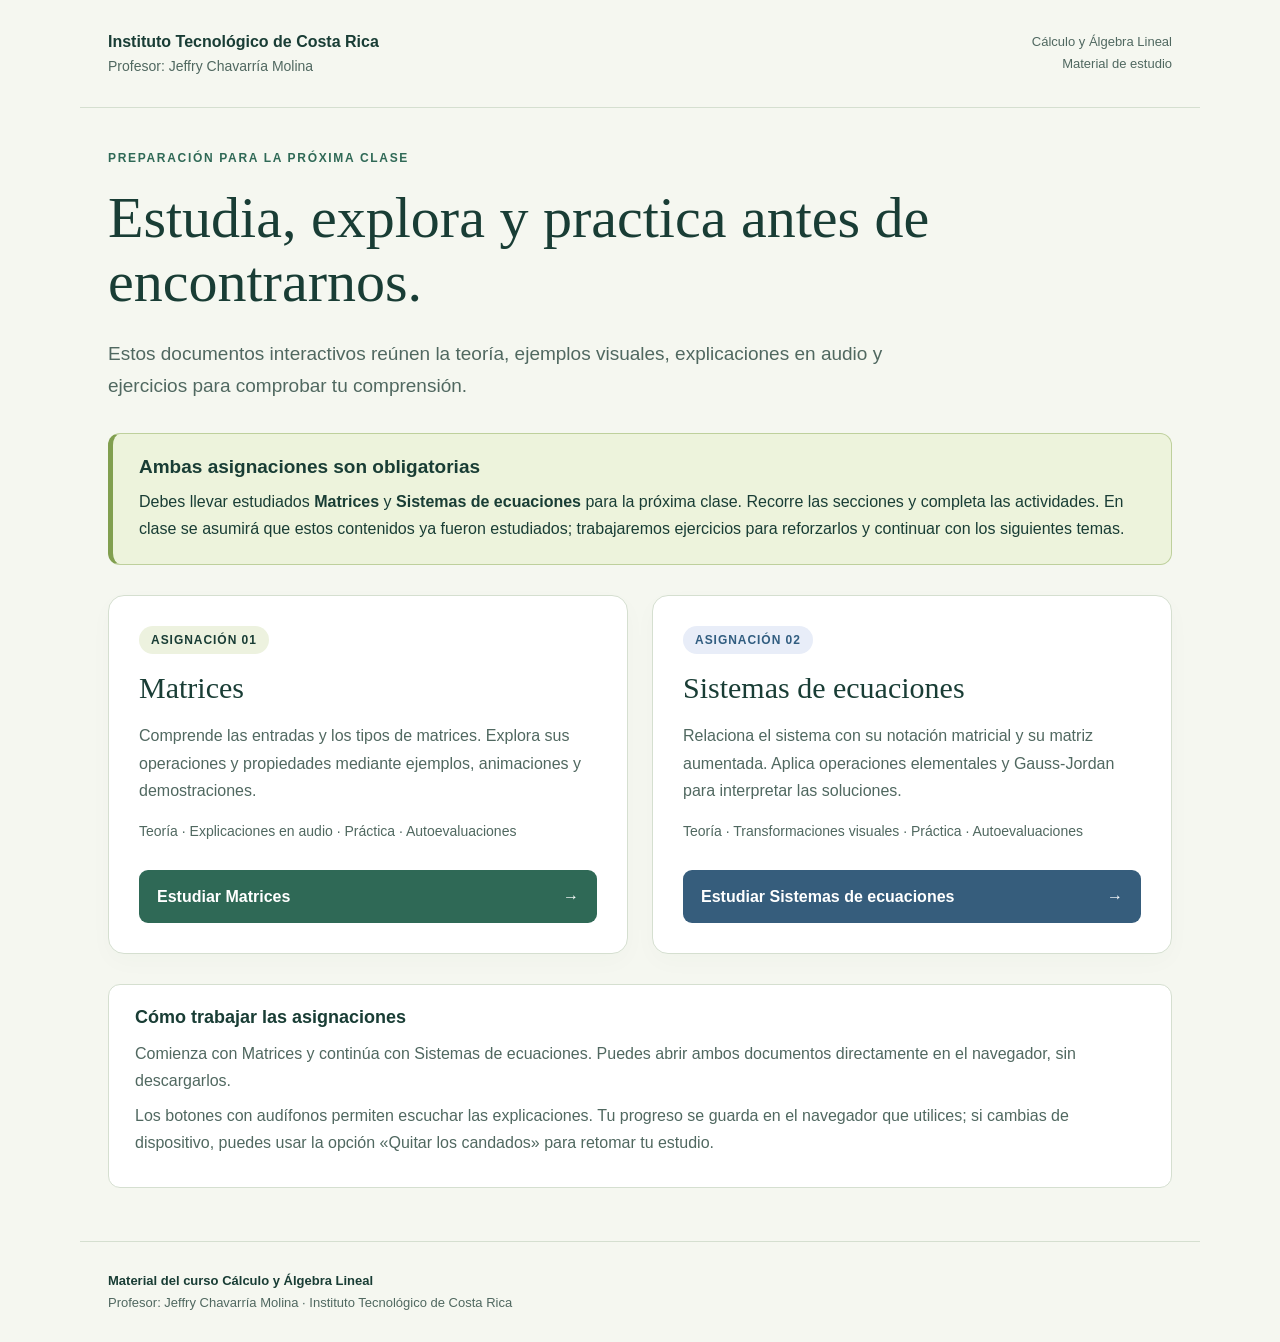
<file: CAL/matrices/index.html>
<!doctype html>
<html lang="es">
<head>
<meta charset="utf-8">
<meta name="viewport" content="width=device-width, initial-scale=1">
<meta name="author" content="Jeffry Chavarría Molina">
<meta name="description" content="Asignaciones de Matrices y Sistemas de ecuaciones del curso Cálculo y Álgebra Lineal, Instituto Tecnológico de Costa Rica.">
<title>Asignaciones · Cálculo y Álgebra Lineal</title>
<style>
:root{color-scheme:light;--ink:#193d35;--muted:#506860;--line:#d5dfd0;--green:#2f6956}*{box-sizing:border-box}body{margin:0;background:#f5f7f0;color:var(--ink);font:16px/1.7 "Segoe UI",Arial,sans-serif}header,main,footer{max-width:1120px;margin:auto;padding:28px}header{display:flex;justify-content:space-between;align-items:center;gap:20px;border-bottom:1px solid var(--line)}.institution{font-weight:700}.professor{font-size:14px;color:var(--muted)}.course{font-size:13px;text-align:right;color:var(--muted)}.eyebrow{font-size:12px;font-weight:700;letter-spacing:.14em;text-transform:uppercase;color:var(--green)}h1{font:clamp(34px,5vw,58px)/1.1 Georgia,serif;max-width:850px;margin:18px 0 24px}h2{font:30px/1.2 Georgia,serif;margin:16px 0}.lead{font-size:19px;max-width:800px;color:var(--muted)}.notice{background:#edf3dc;border:1px solid #bed09c;border-left:5px solid #819f4f;border-radius:12px;padding:22px 26px;margin:30px 0}.notice h2{font:700 19px "Segoe UI",Arial,sans-serif;margin:0 0 10px}.notice p{margin:0}.assignments{display:grid;grid-template-columns:repeat(2,minmax(0,1fr));gap:24px;margin:30px 0}.assignment{display:flex;flex-direction:column;background:white;border:1px solid var(--line);border-radius:16px;padding:30px;box-shadow:0 8px 24px #28433806}.assignment p{color:var(--muted);margin-top:0}.tag{align-self:flex-start;font-size:12px;font-weight:700;letter-spacing:.08em;border-radius:30px;padding:4px 12px;background:#edf2df}.assignment:nth-child(2) .tag{background:#e8edf8;color:#315d80}.features{color:var(--muted);font-size:14px;margin-bottom:26px}.open{display:inline-flex;align-items:center;justify-content:space-between;gap:14px;margin-top:auto;background:var(--green);color:#fff;text-decoration:none;padding:13px 18px;border-radius:9px;font-weight:600}.assignment:nth-child(2) .open{background:#365d7c}.open:hover{filter:brightness(1.1)}a:focus-visible{outline:3px solid #b9862c;outline-offset:4px}.guide{background:#fff;border:1px solid var(--line);border-radius:12px;padding:22px 26px}.guide h2{font:700 18px "Segoe UI",Arial,sans-serif;margin:0 0 12px}.guide p{margin:8px 0;color:var(--muted)}footer{border-top:1px solid var(--line);font-size:13px;color:var(--muted);margin-top:25px}.footer-course{font-weight:700;color:var(--ink)}@media(max-width:650px){header{align-items:flex-start;flex-direction:column}.course{text-align:left}header,main,footer{padding:22px}.assignments{grid-template-columns:1fr}.assignment{padding:24px}.notice{padding:20px}}
</style>
</head>
<body>
<header><div><div class="institution">Instituto Tecnológico de Costa Rica</div><div class="professor">Profesor: Jeffry Chavarría Molina</div></div><div class="course">Cálculo y Álgebra Lineal<br>Material de estudio</div></header>
<main>
<p class="eyebrow">Preparación para la próxima clase</p>
<h1>Estudia, explora y practica antes de encontrarnos.</h1>
<p class="lead">Estos documentos interactivos reúnen la teoría, ejemplos visuales, explicaciones en audio y ejercicios para comprobar tu comprensión.</p>
<section class="notice" aria-labelledby="required"><h2 id="required">Ambas asignaciones son obligatorias</h2><p>Debes llevar estudiados <strong>Matrices</strong> y <strong>Sistemas de ecuaciones</strong> para la próxima clase. Recorre las secciones y completa las actividades. En clase se asumirá que estos contenidos ya fueron estudiados; trabajaremos ejercicios para reforzarlos y continuar con los siguientes temas.</p></section>
<section class="assignments" aria-label="Documentos de las asignaciones">
<article class="assignment"><span class="tag">ASIGNACIÓN 01</span><h2>Matrices</h2><p>Comprende las entradas y los tipos de matrices. Explora sus operaciones y propiedades mediante ejemplos, animaciones y demostraciones.</p><div class="features">Teoría · Explicaciones en audio · Práctica · Autoevaluaciones</div><a class="open" href="Matrices.html">Estudiar Matrices <span aria-hidden="true">→</span></a></article>
<article class="assignment"><span class="tag">ASIGNACIÓN 02</span><h2>Sistemas de ecuaciones</h2><p>Relaciona el sistema con su notación matricial y su matriz aumentada. Aplica operaciones elementales y Gauss-Jordan para interpretar las soluciones.</p><div class="features">Teoría · Transformaciones visuales · Práctica · Autoevaluaciones</div><a class="open" href="Sistemas%20de%20ecuaciones.html">Estudiar Sistemas de ecuaciones <span aria-hidden="true">→</span></a></article>
</section>
<section class="guide" aria-labelledby="how"><h2 id="how">Cómo trabajar las asignaciones</h2><p>Comienza con Matrices y continúa con Sistemas de ecuaciones. Puedes abrir ambos documentos directamente en el navegador, sin descargarlos.</p><p>Los botones con audífonos permiten escuchar las explicaciones. Tu progreso se guarda en el navegador que utilices; si cambias de dispositivo, puedes usar la opción «Quitar los candados» para retomar tu estudio.</p></section>
</main>
<footer><div class="footer-course">Material del curso Cálculo y Álgebra Lineal</div><div>Profesor: Jeffry Chavarría Molina · Instituto Tecnológico de Costa Rica</div></footer>
</body>
</html>
</file>
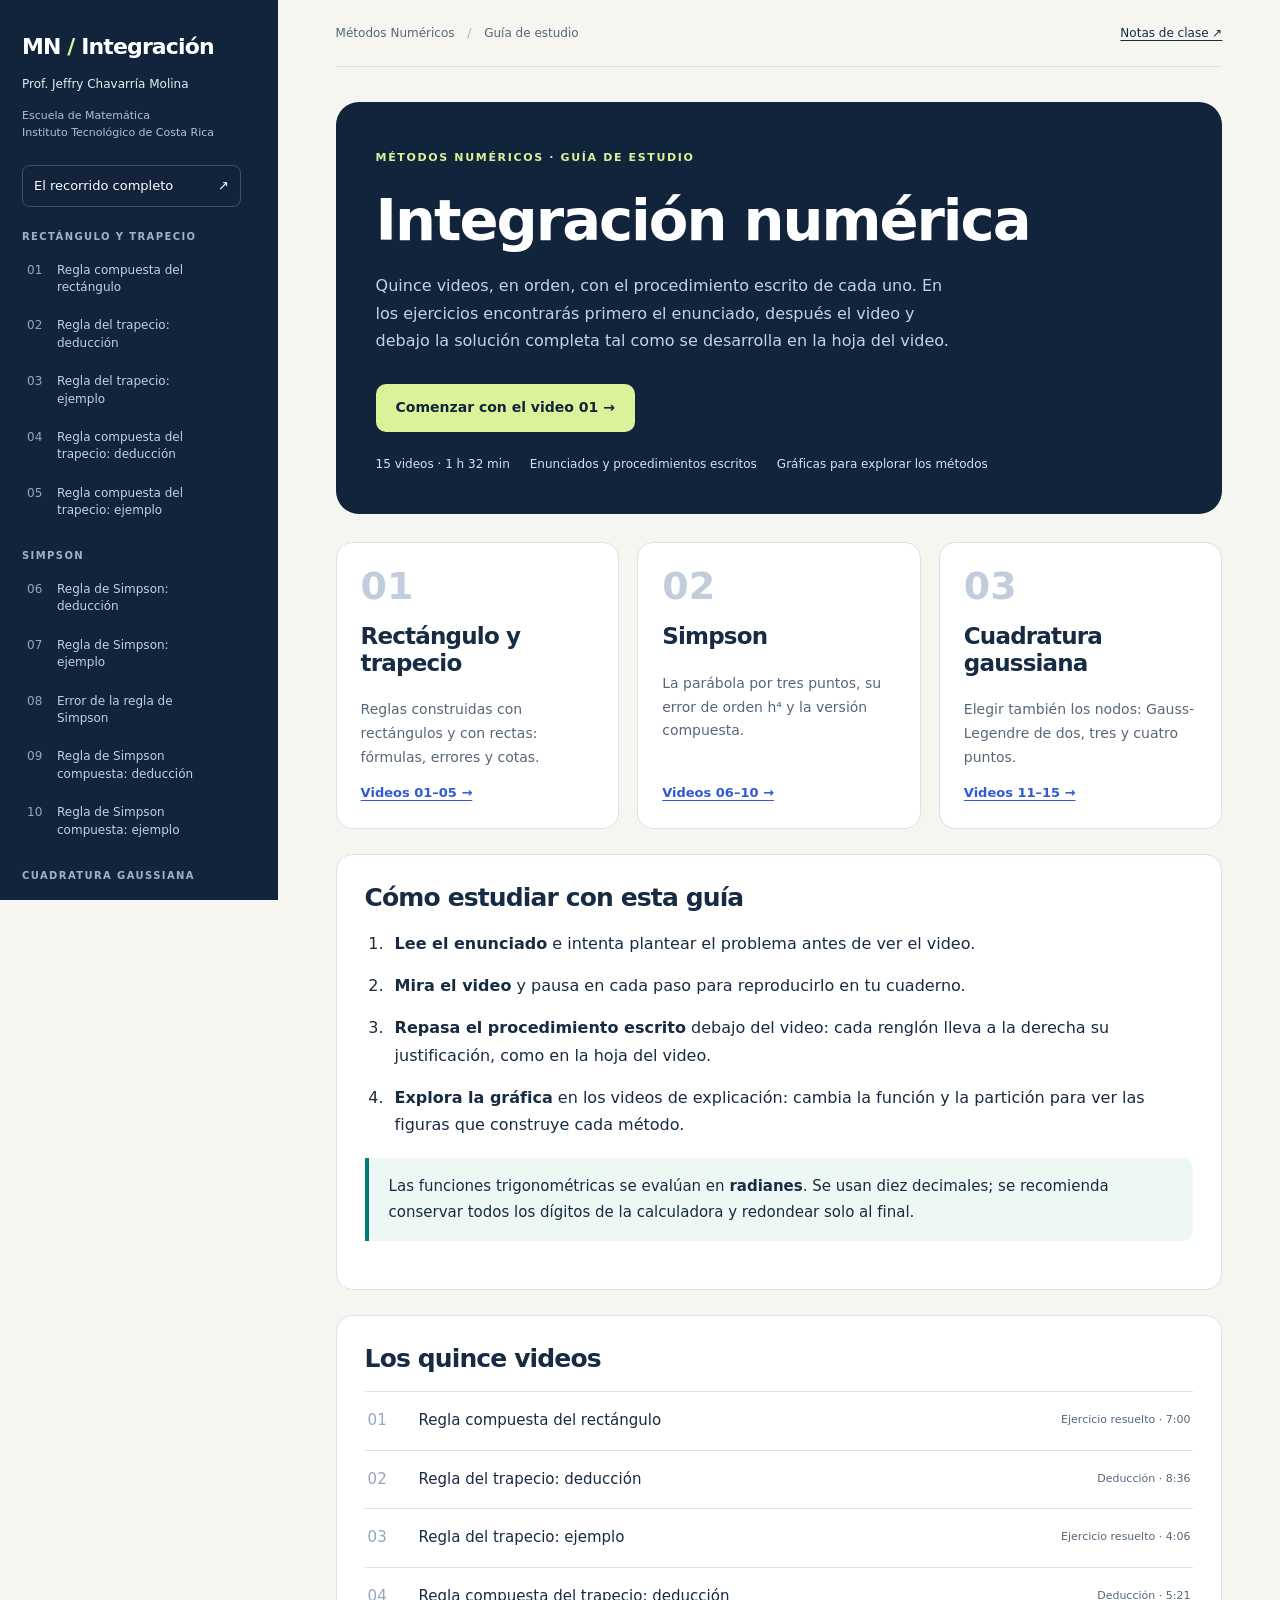
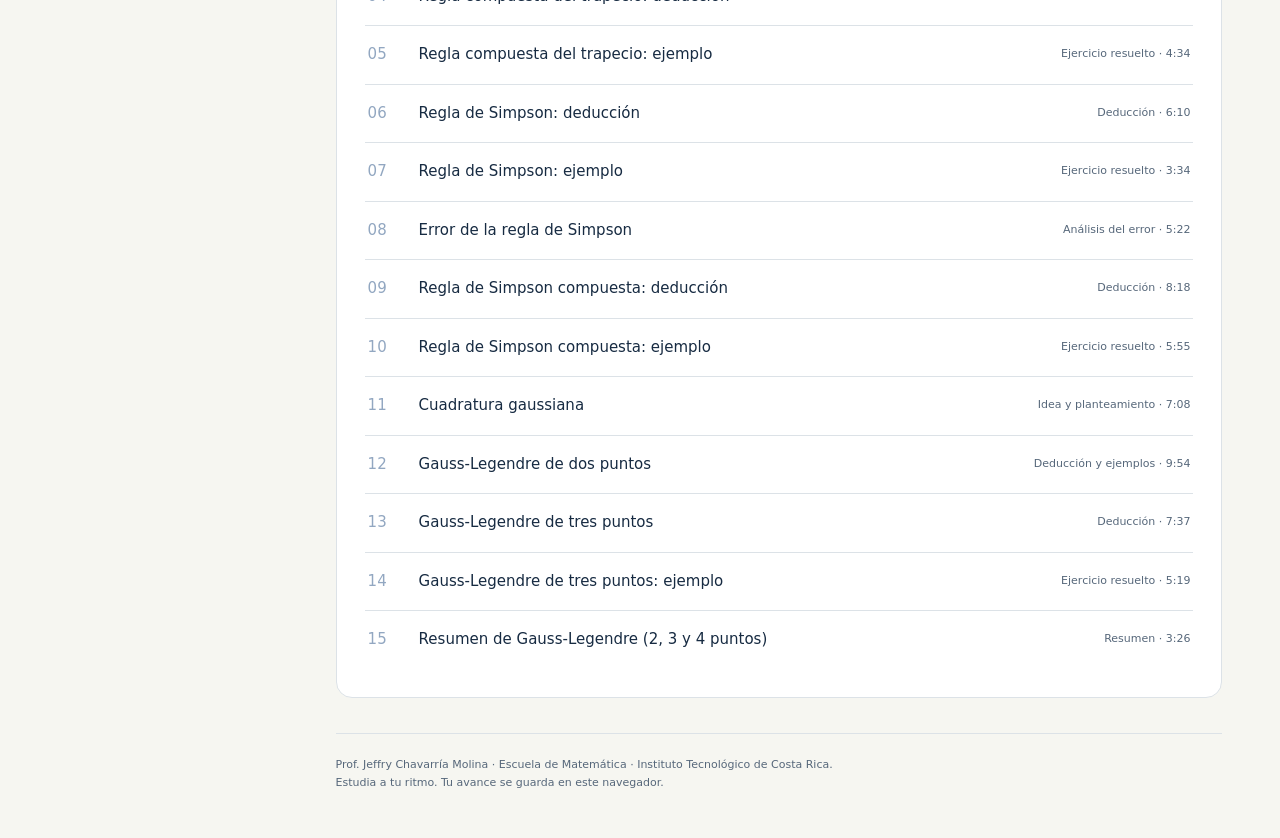
<file: MN/IntegracionNumerica/index.html>
<!doctype html>
<html lang="es">
<head>
  <meta charset="utf-8">
  <meta name="viewport" content="width=device-width,initial-scale=1">
  <meta name="description" content="Guía de estudio de integración numérica: quince videos con enunciados, procedimientos escritos y gráficas para explorar los métodos.">
  <title>Integración numérica · Métodos Numéricos</title>
  <link rel="icon" type="image/svg+xml" href="assets/icono.svg">
  <link rel="stylesheet" href="assets/katex.min.css">
  <link rel="stylesheet" href="estilos.css">
  <script defer src="assets/katex.min.js"></script>
  <script defer src="videos.js"></script>
  <script defer src="contenido.js"></script>
  <script defer src="ejes.js"></script>
  <script defer src="app.js"></script>
</head>
<body>
  <a class="skip" href="#contenido">Ir al contenido</a>
  <button class="mobile-menu" type="button" aria-controls="sidebar" aria-expanded="false">☰ Temas</button>
  <aside id="sidebar">
    <a class="brand" href="#inicio">MN <span>/</span> Integración</a>
    <p class="author">Prof. Jeffry Chavarría Molina</p>
    <p class="institution">Escuela de Matemática<br>Instituto Tecnológico de Costa Rica</p>
    <a class="home-link" href="#inicio">El recorrido completo <span>↗</span></a>
    <nav id="temas" aria-label="Índice de temas"></nav>
    <div class="sidebar-foot"><span id="progressText">Tu recorrido empieza aquí</span><progress id="progress" max="15" value="0" aria-label="Videos completados"></progress><button id="resetProgress" type="button">Reiniciar mi avance</button></div>
  </aside>
  <main id="contenido" tabindex="-1">
    <header class="topbar"><span>Métodos Numéricos <span class="dot">/</span> Guía de estudio</span><a href="materiales/notas-de-clase.pdf" target="_blank" rel="noopener">Notas de clase ↗</a></header>
    <div id="vista"></div>
    <footer>Prof. Jeffry Chavarría Molina · Escuela de Matemática · Instituto Tecnológico de Costa Rica.<br>Estudia a tu ritmo. Tu avance se guarda en este navegador.</footer>
  </main>
  <noscript><p class="noscript">Activa JavaScript para ver los videos, las fórmulas y las gráficas.</p></noscript>
</body>
</html>
</file>
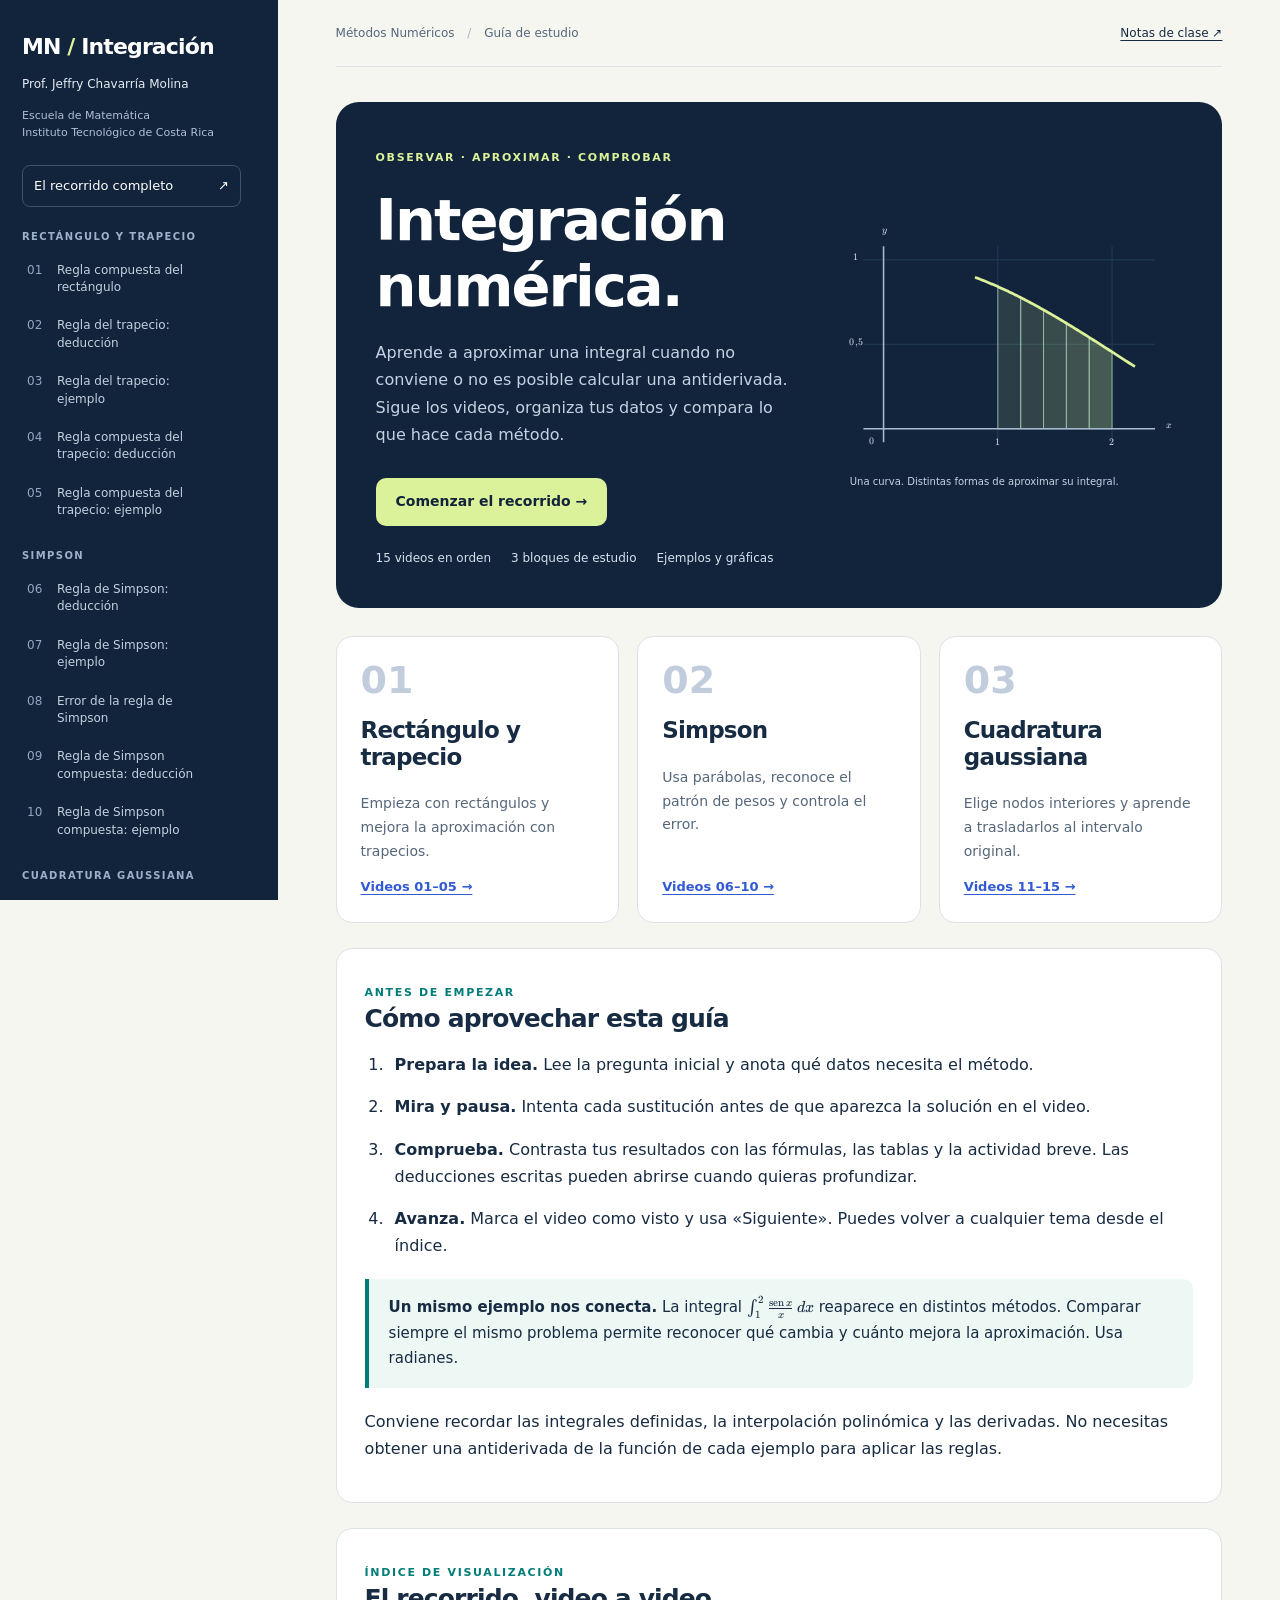
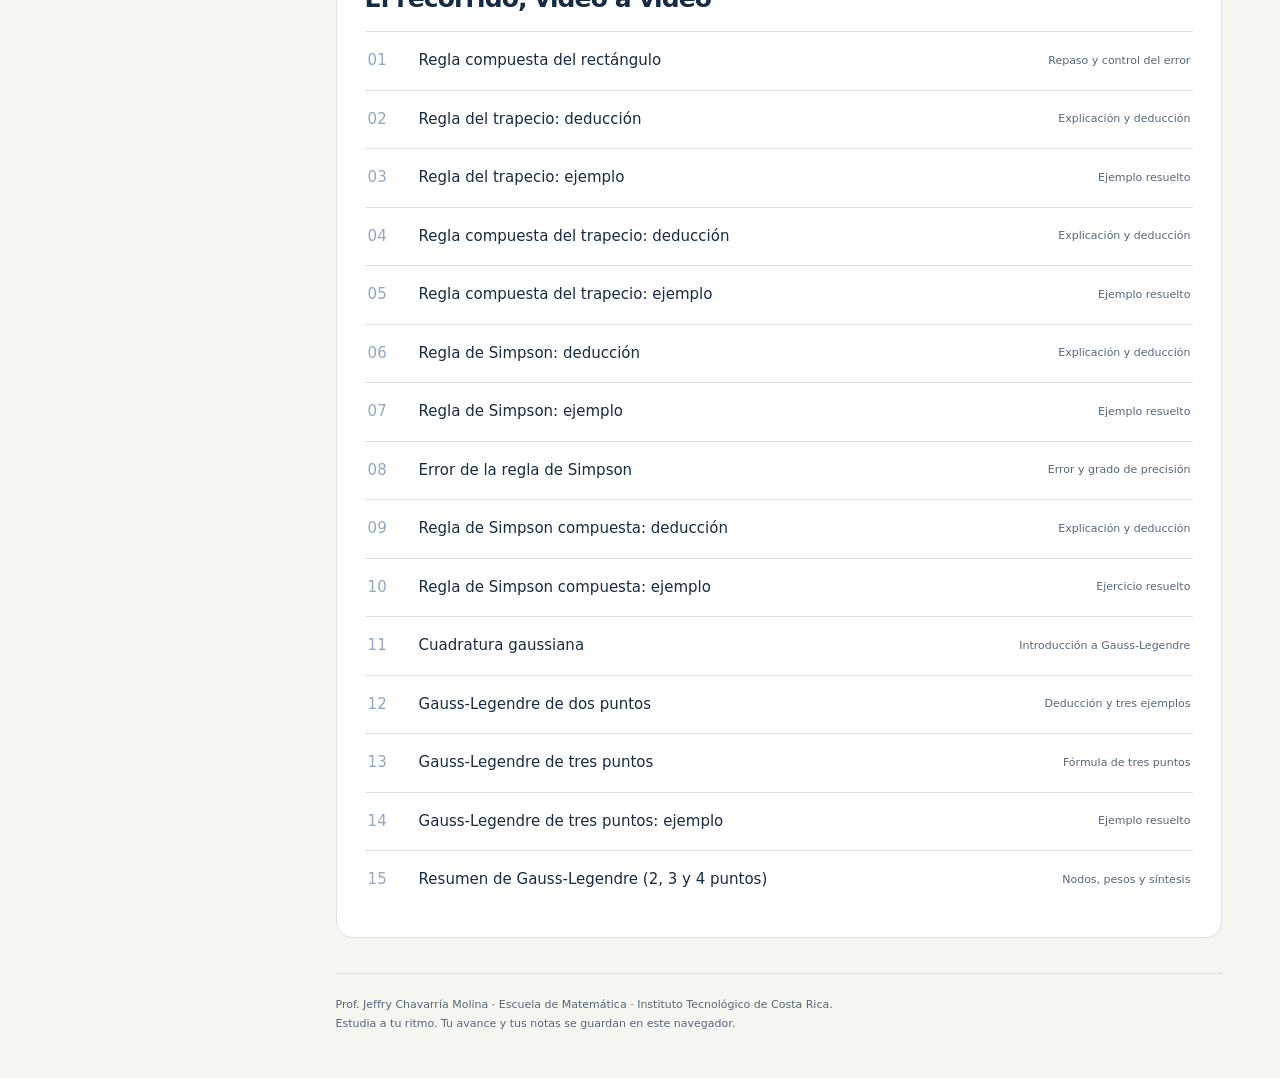
<file: MN/Regresion/.qa_integracion_curvas/index.html>
<!doctype html>
<html lang="es">
<head>
  <meta charset="utf-8">
  <meta name="viewport" content="width=device-width,initial-scale=1">
  <meta name="description" content="Un recorrido de estudio por las reglas del trapecio, Simpson y Gauss-Legendre, con quince videos, ejemplos y exploraciones gráficas.">
  <title>Integración numérica · Métodos Numéricos</title>
  <link rel="icon" type="image/svg+xml" href="assets/icono.svg">
  <link rel="stylesheet" href="assets/katex.min.css">
  <link rel="stylesheet" href="estilos.css">
  <script defer src="assets/katex.min.js"></script>
  <script defer src="videos.js"></script>
  <script defer src="contenido.js"></script>
  <script defer src="ejes.js"></script>
  <script defer src="guia-videos.js"></script>
  <script defer src="app.js"></script>
</head>
<body>
  <a class="skip" href="#contenido">Ir al contenido</a>
  <button class="mobile-menu" type="button" aria-controls="sidebar" aria-expanded="false">☰ Temas</button>
  <aside id="sidebar">
    <a class="brand" href="#inicio">MN <span>/</span> Integración</a>
    <p class="author">Prof. Jeffry Chavarría Molina</p>
    <p class="institution">Escuela de Matemática<br>Instituto Tecnológico de Costa Rica</p>
    <a class="home-link" href="#inicio">El recorrido completo <span>↗</span></a>
    <nav id="temas" aria-label="Índice de temas"></nav>
    <div class="sidebar-foot"><span id="progressText">Tu recorrido empieza aquí</span><progress id="progress" max="15" value="0" aria-label="Videos completados"></progress><button id="resetProgress" type="button">Reiniciar mi avance</button></div>
  </aside>
  <main id="contenido" tabindex="-1">
    <header class="topbar"><span>Métodos Numéricos <span class="dot">/</span> Guía de estudio</span><a href="materiales/notas-de-clase.pdf" target="_blank" rel="noopener">Notas de clase ↗</a></header>
    <div id="vista"></div>
    <footer>Prof. Jeffry Chavarría Molina · Escuela de Matemática · Instituto Tecnológico de Costa Rica.<br>Estudia a tu ritmo. Tu avance y tus notas se guardan en este navegador.</footer>
  </main>
  <noscript><p class="noscript">Activa JavaScript para ver el recorrido, las fórmulas y las actividades.</p></noscript>
</body>
</html>
</file>
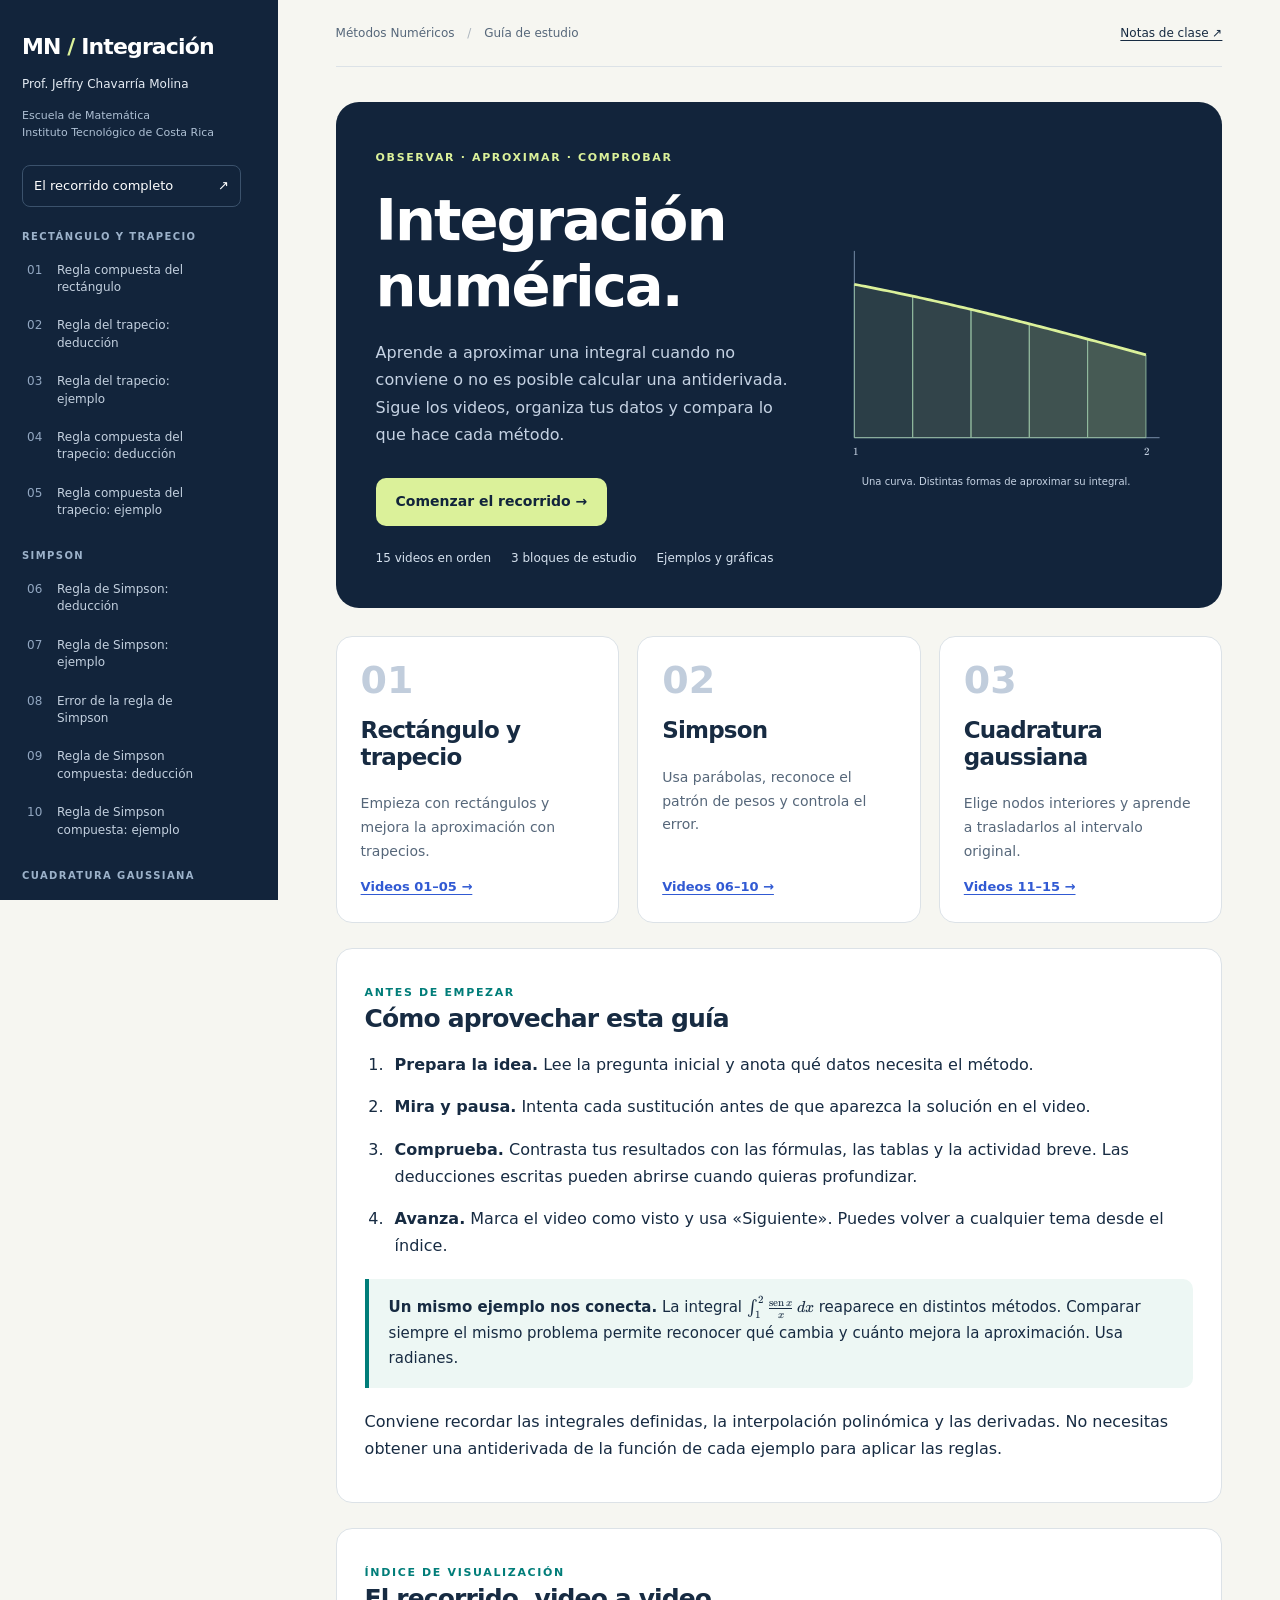
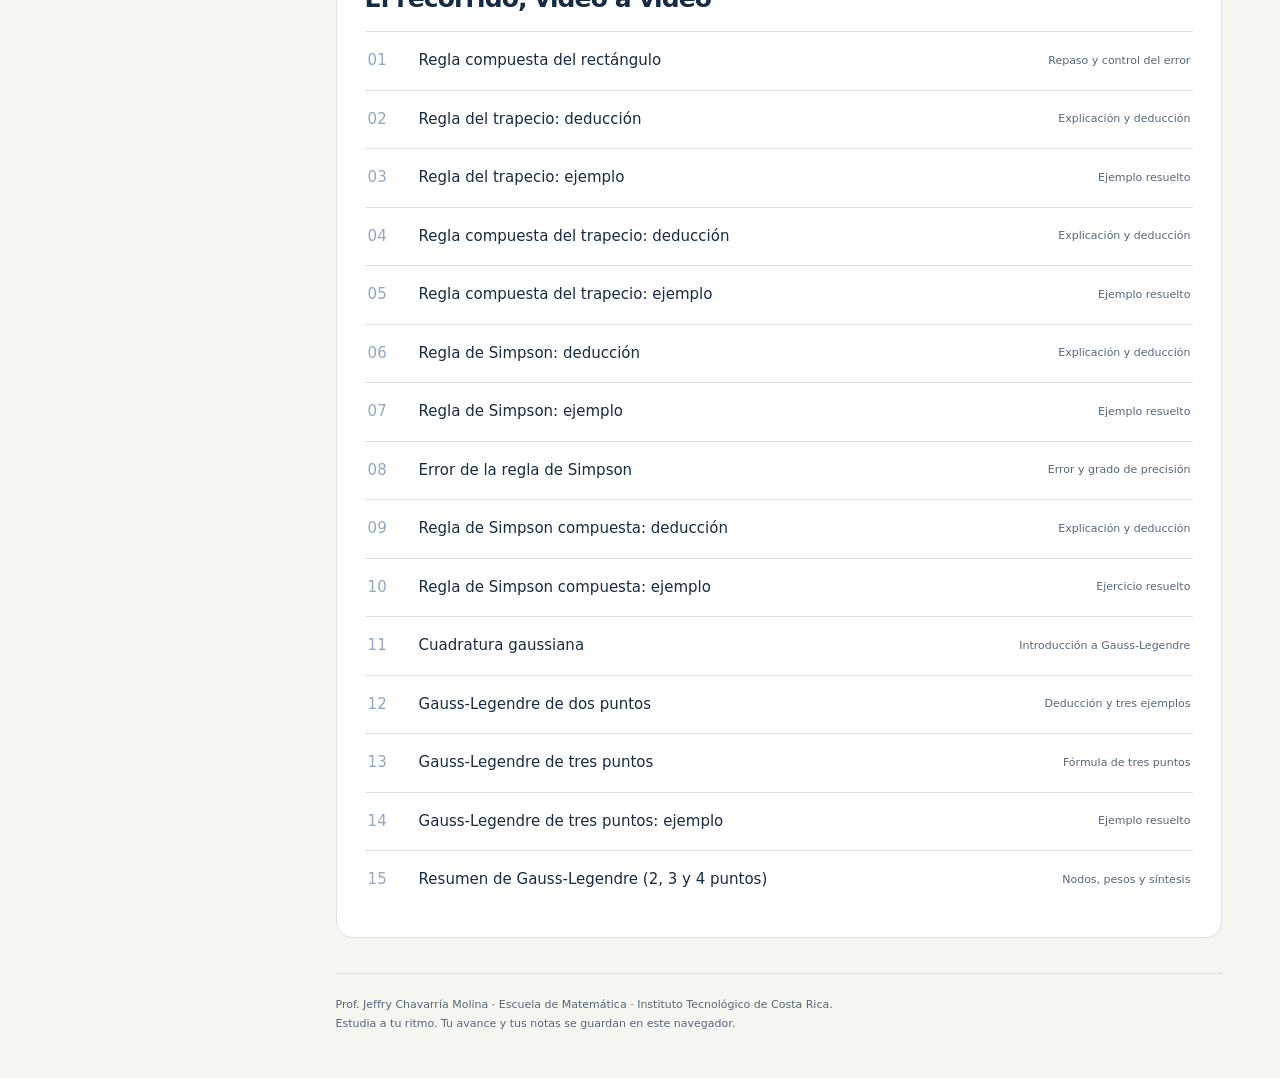
<file: MN/Regresion/.qa_integracion_descripciones/index.html>
<!doctype html>
<html lang="es">
<head>
  <meta charset="utf-8">
  <meta name="viewport" content="width=device-width,initial-scale=1">
  <meta name="description" content="Un recorrido de estudio por las reglas del trapecio, Simpson y Gauss-Legendre, con quince videos, ejemplos y exploraciones gráficas.">
  <title>Integración numérica · Métodos Numéricos</title>
  <link rel="icon" type="image/svg+xml" href="assets/icono.svg">
  <link rel="stylesheet" href="assets/katex.min.css">
  <link rel="stylesheet" href="estilos.css">
  <script defer src="assets/katex.min.js"></script>
  <script defer src="videos.js"></script>
  <script defer src="contenido.js"></script>
  <script defer src="guia-videos.js"></script>
  <script defer src="app.js"></script>
</head>
<body>
  <a class="skip" href="#contenido">Ir al contenido</a>
  <button class="mobile-menu" type="button" aria-controls="sidebar" aria-expanded="false">☰ Temas</button>
  <aside id="sidebar">
    <a class="brand" href="#inicio">MN <span>/</span> Integración</a>
    <p class="author">Prof. Jeffry Chavarría Molina</p>
    <p class="institution">Escuela de Matemática<br>Instituto Tecnológico de Costa Rica</p>
    <a class="home-link" href="#inicio">El recorrido completo <span>↗</span></a>
    <nav id="temas" aria-label="Índice de temas"></nav>
    <div class="sidebar-foot"><span id="progressText">Tu recorrido empieza aquí</span><progress id="progress" max="15" value="0" aria-label="Videos completados"></progress><button id="resetProgress" type="button">Reiniciar mi avance</button></div>
  </aside>
  <main id="contenido" tabindex="-1">
    <header class="topbar"><span>Métodos Numéricos <span class="dot">/</span> Guía de estudio</span><a href="materiales/notas-de-clase.pdf" target="_blank" rel="noopener">Notas de clase ↗</a></header>
    <div id="vista"></div>
    <footer>Prof. Jeffry Chavarría Molina · Escuela de Matemática · Instituto Tecnológico de Costa Rica.<br>Estudia a tu ritmo. Tu avance y tus notas se guardan en este navegador.</footer>
  </main>
  <noscript><p class="noscript">Activa JavaScript para ver el recorrido, las fórmulas y las actividades.</p></noscript>
</body>
</html>
</file>
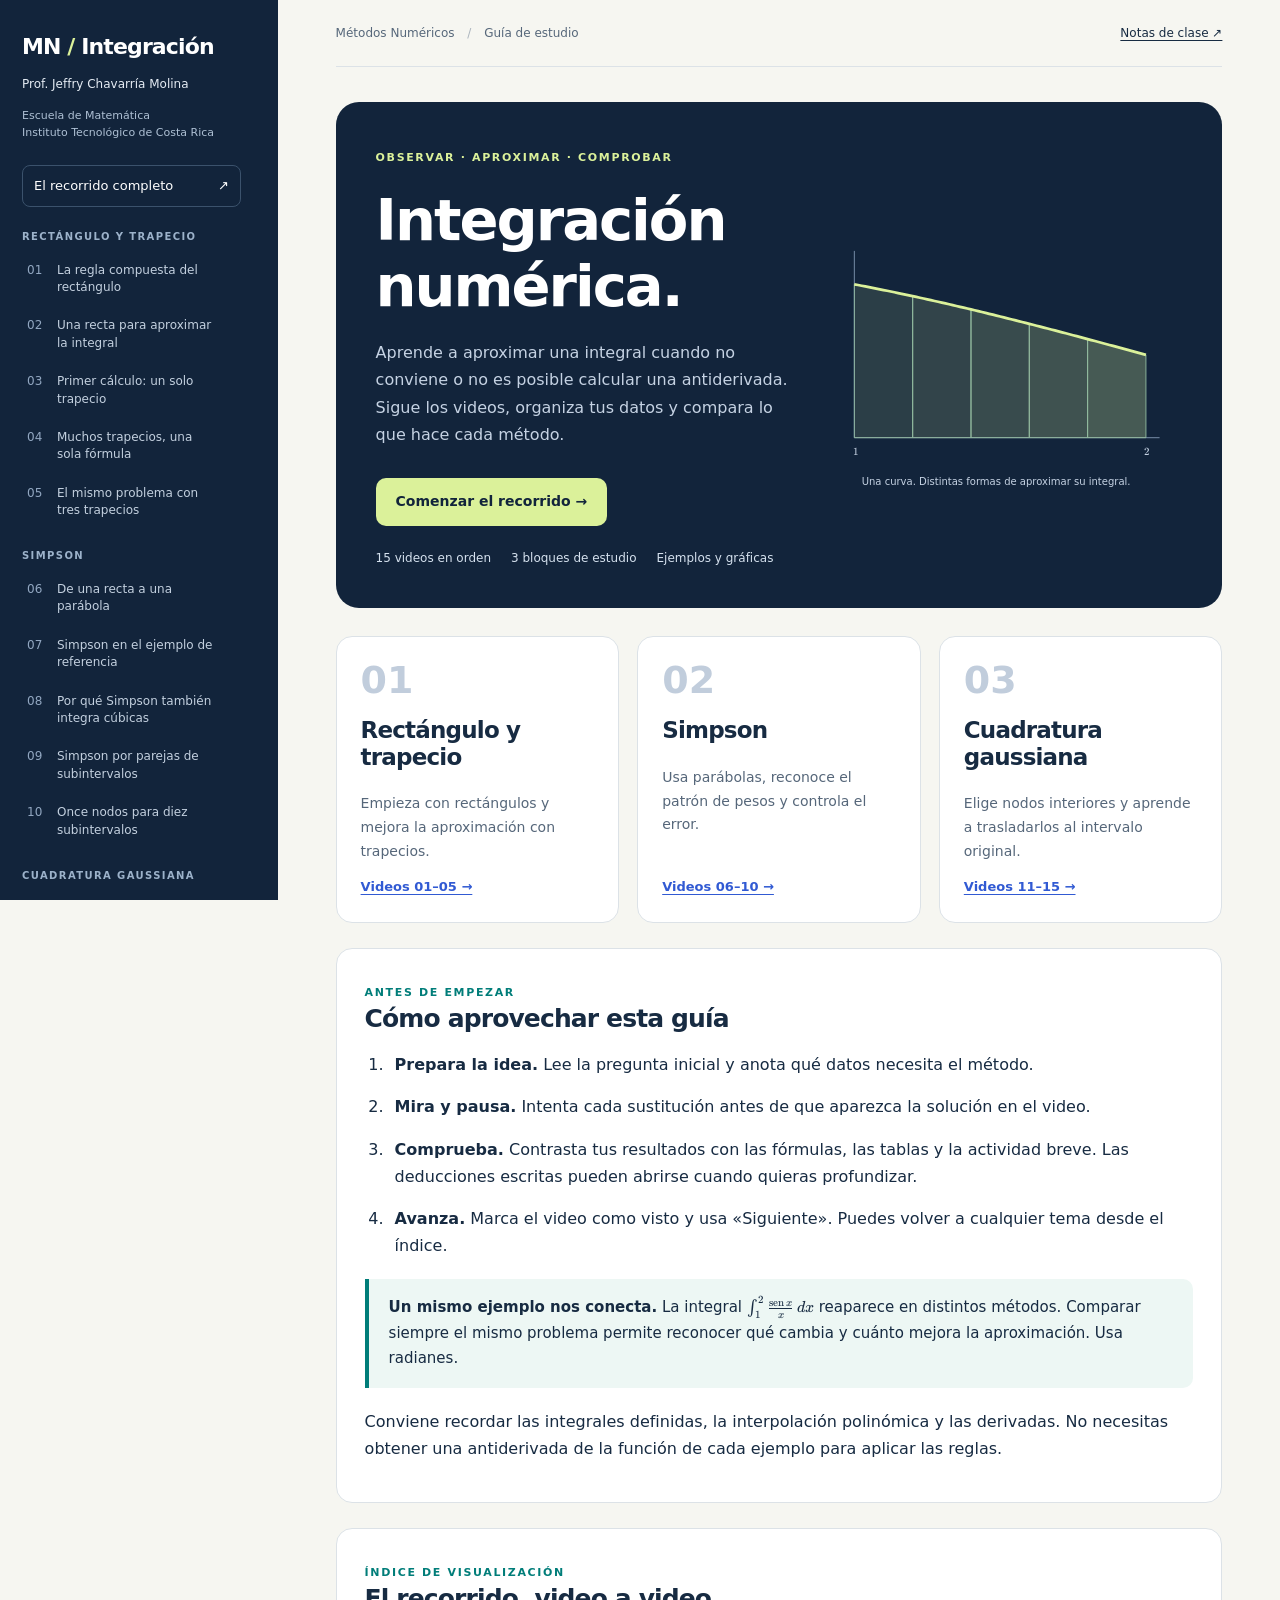
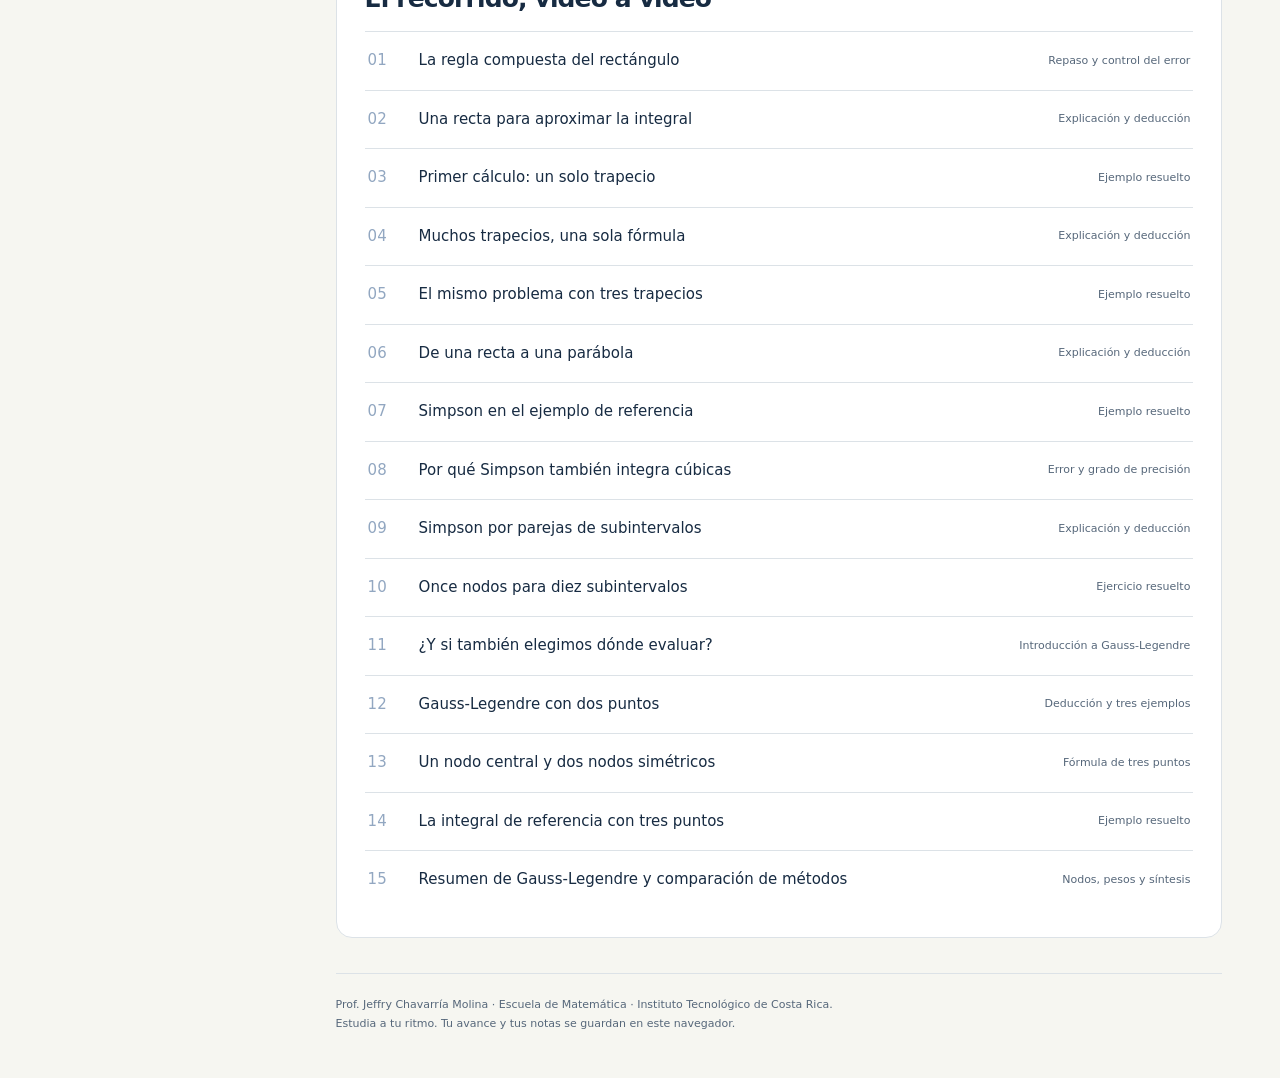
<file: MN/Regresion/.qa_integracion_videos/index.html>
<!doctype html>
<html lang="es">
<head>
  <meta charset="utf-8">
  <meta name="viewport" content="width=device-width,initial-scale=1">
  <meta name="description" content="Un recorrido de estudio por las reglas del trapecio, Simpson y Gauss-Legendre, con quince videos, ejemplos y exploraciones gráficas.">
  <title>Integración numérica · Métodos Numéricos</title>
  <link rel="icon" type="image/svg+xml" href="assets/icono.svg">
  <link rel="stylesheet" href="assets/katex.min.css">
  <link rel="stylesheet" href="estilos.css">
  <script defer src="assets/katex.min.js"></script>
  <script defer src="videos.js"></script>
  <script defer src="contenido.js"></script>
  <script defer src="app.js"></script>
</head>
<body>
  <a class="skip" href="#contenido">Ir al contenido</a>
  <button class="mobile-menu" type="button" aria-controls="sidebar" aria-expanded="false">☰ Temas</button>
  <aside id="sidebar">
    <a class="brand" href="#inicio">MN <span>/</span> Integración</a>
    <p class="author">Prof. Jeffry Chavarría Molina</p>
    <p class="institution">Escuela de Matemática<br>Instituto Tecnológico de Costa Rica</p>
    <a class="home-link" href="#inicio">El recorrido completo <span>↗</span></a>
    <nav id="temas" aria-label="Índice de temas"></nav>
    <div class="sidebar-foot"><span id="progressText">Tu recorrido empieza aquí</span><progress id="progress" max="15" value="0" aria-label="Videos completados"></progress><button id="resetProgress" type="button">Reiniciar mi avance</button></div>
  </aside>
  <main id="contenido" tabindex="-1">
    <header class="topbar"><span>Métodos Numéricos <span class="dot">/</span> Guía de estudio</span><a href="materiales/notas-de-clase.pdf" target="_blank" rel="noopener">Notas de clase ↗</a></header>
    <div id="vista"></div>
    <footer>Prof. Jeffry Chavarría Molina · Escuela de Matemática · Instituto Tecnológico de Costa Rica.<br>Estudia a tu ritmo. Tu avance y tus notas se guardan en este navegador.</footer>
  </main>
  <noscript><p class="noscript">Activa JavaScript para ver el recorrido, las fórmulas y las actividades.</p></noscript>
</body>
</html>
</file>
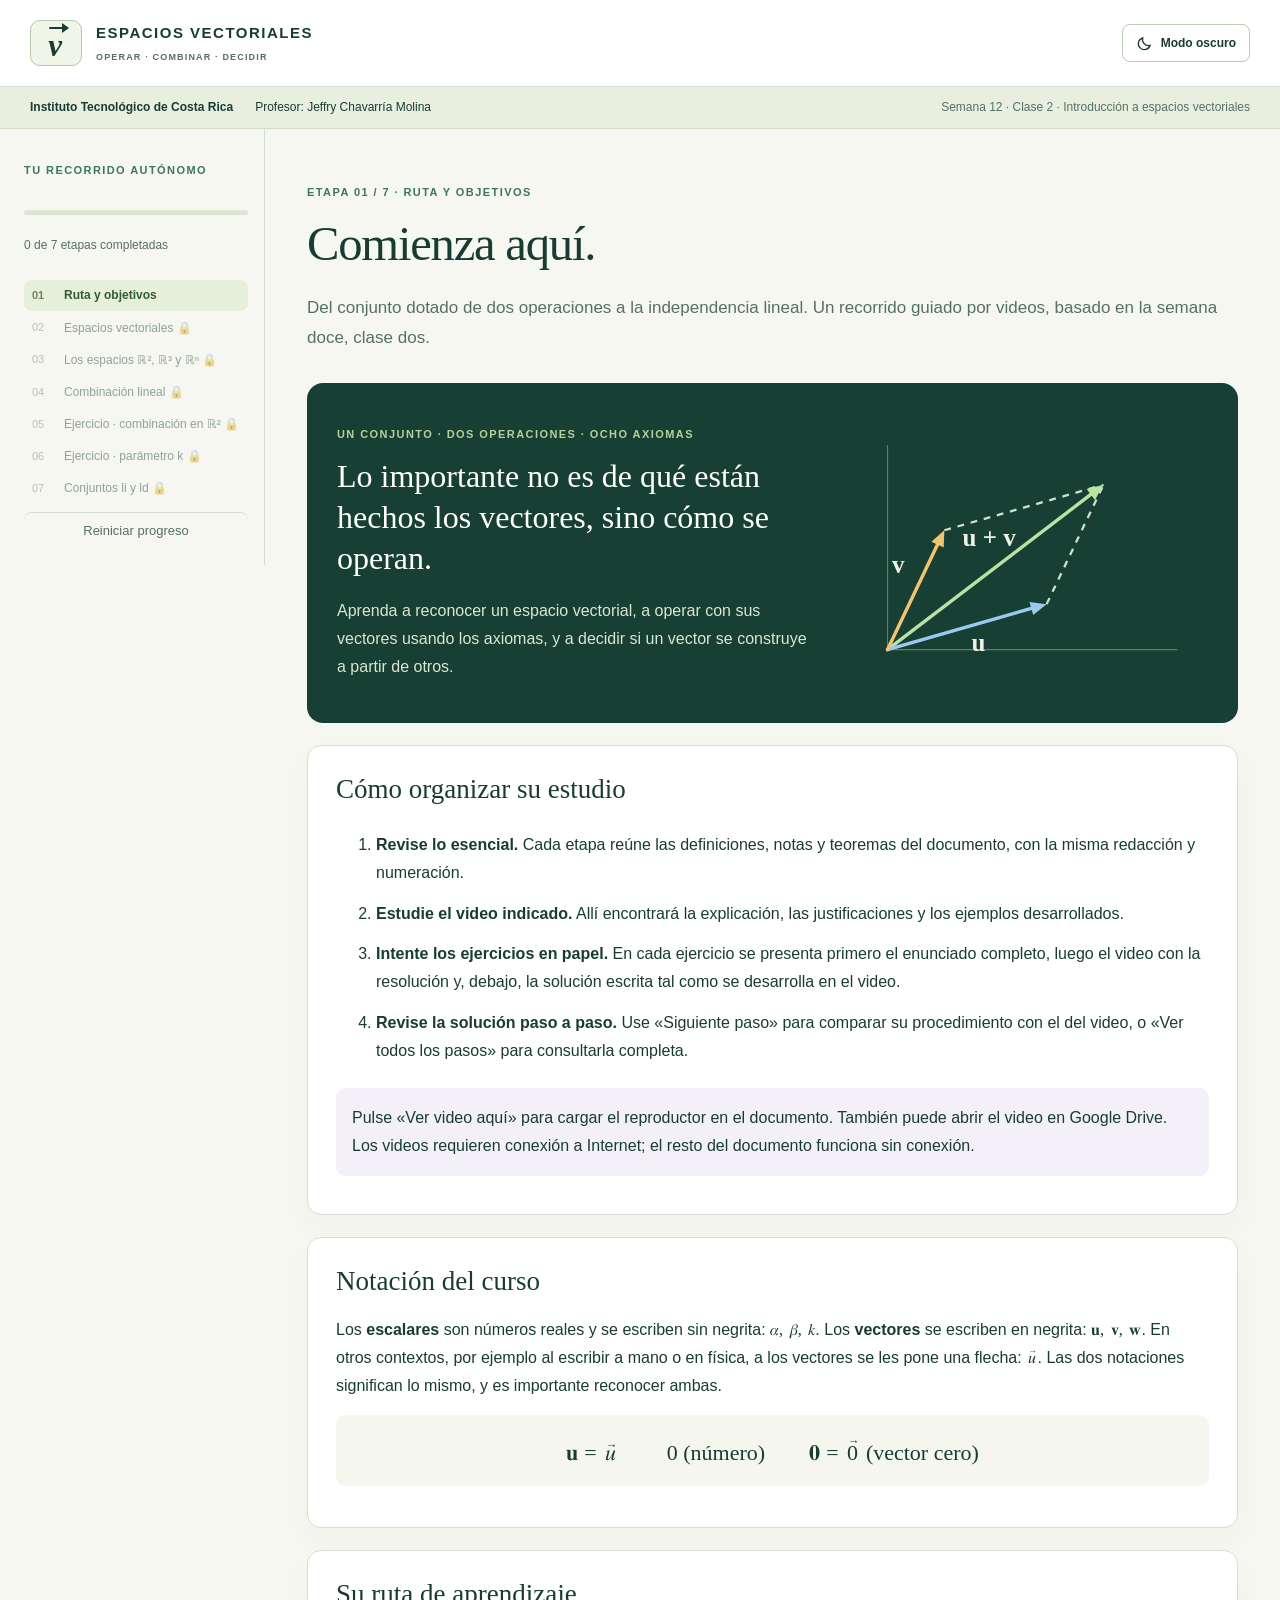
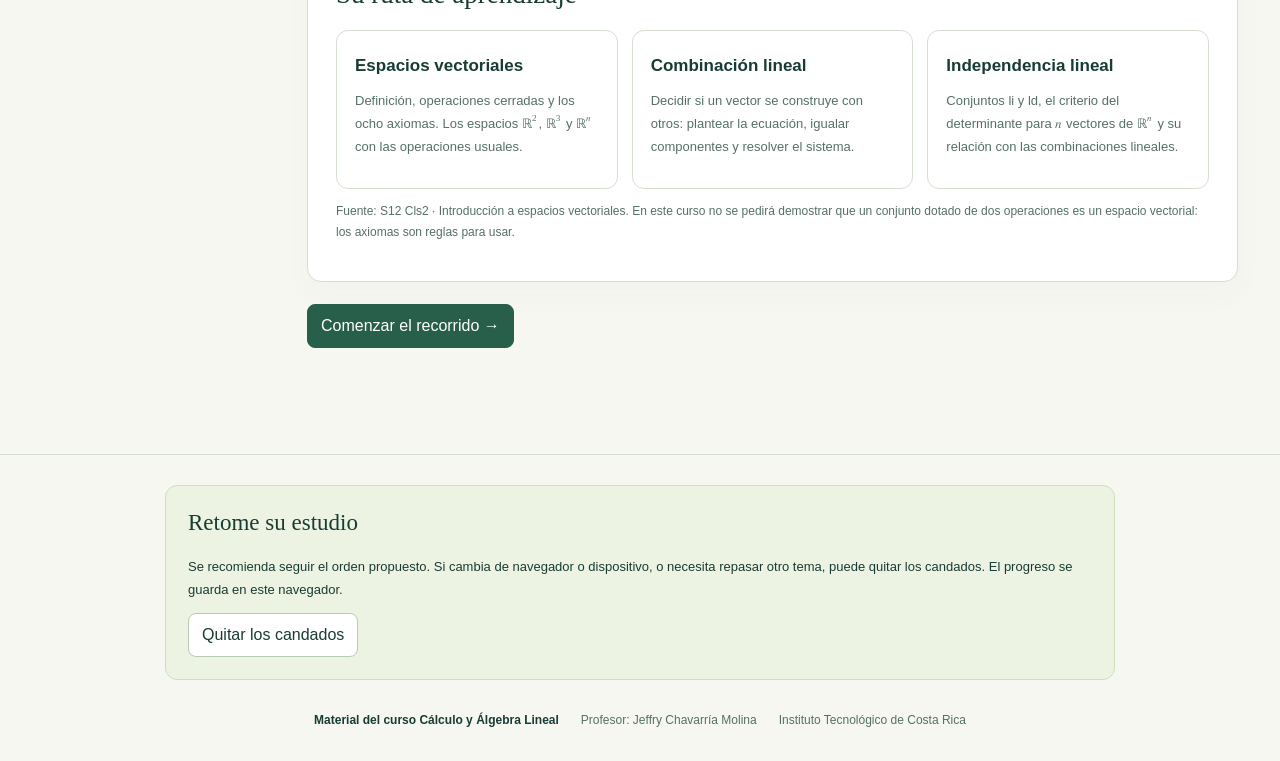
<file: CAL/EspaciosVectoriales/EspaciosVectoriales.html>
<!doctype html><html lang="es"><head><meta charset="utf-8"><meta name="viewport" content="width=device-width,initial-scale=1"><meta name="author" content="Jeffry Chavarría Molina"><meta name="description" content="Guía autónoma de espacios vectoriales: definición y axiomas, ℝ² y ℝⁿ, combinación lineal e independencia lineal. Semana 12, clase 2. Instituto Tecnológico de Costa Rica."><title>Espacios vectoriales · Cálculo y Álgebra Lineal</title><script>try{const t=localStorage.getItem('cal-espacios-vectoriales-tema-v1');document.documentElement.dataset.theme=t==='light'||t==='dark'?t:matchMedia('(prefers-color-scheme: dark)').matches?'dark':'light';}catch{document.documentElement.dataset.theme='light';}</script><style>:root{--ink:#183c34;--muted:#567067;--paper:#f6f7f1;--card:#fff;--line:#d4dfd1;--green:#387855;--blue:#3474ae;--amber:#b77d14;--violet:#674399;--shadow:0 12px 32px #24402d07;color-scheme:light;font-family:"Segoe UI",Arial,sans-serif;font-size:16px}*{box-sizing:border-box}body{margin:0;background:var(--paper);color:var(--ink);line-height:1.75}button,input,select{font:inherit}button,select,input{border:1px solid #b9cbb4;border-radius:8px;background:#fff;color:var(--ink);padding:9px 13px}button{cursor:pointer;line-height:1.5}button:hover{background:#edf4e6;border-color:#85a679}button:disabled{cursor:default;opacity:.45}button:focus-visible,a:focus-visible,select:focus-visible,input:focus-visible,[tabindex]:focus-visible{outline:3px solid #bb8c27;outline-offset:3px}a{color:var(--green)}.primary{background:#285f4a;color:white;border-color:#285f4a}.primary:hover{background:#397a60}.text-button{border:0;background:transparent;color:var(--muted);font-size:13px}.skip{position:absolute;top:-100px;left:20px;z-index:99;background:white;padding:10px}.skip:focus{top:10px}header{display:flex;align-items:center;justify-content:space-between;gap:20px;padding:20px 30px;background:#fff;border-bottom:1px solid var(--line)}.brand{display:flex;align-items:center;gap:14px;text-decoration:none;color:var(--ink);font-weight:750;font-size:15px;letter-spacing:.1em}.brand small{display:block;font-size:9px;letter-spacing:.13em;color:var(--muted);margin-top:4px}.brand-mark{font:italic 31px Georgia,serif;border:1px solid #b5c8a9;border-radius:10px;padding:2px 12px;background:#f0f5e7}.audio-controls{display:flex;gap:8px;align-items:center;flex-wrap:wrap;font-size:12px}.audio-controls select{max-width:220px;padding:7px}.audio-controls button{font-size:12px}.identity{display:flex;gap:22px;align-items:center;flex-wrap:wrap;padding:10px 30px;font-size:12px;background:#e9efdf;border-bottom:1px solid #d0ddc1}.identity #audio-status{font-size:11px;margin-left:auto;color:#604281}.layout{display:grid;grid-template-columns:265px minmax(0,1fr);max-width:1700px;margin:auto}aside{padding:28px 16px 28px 24px;border-right:1px solid var(--line)}.eyebrow{font-size:11px;font-weight:700;letter-spacing:.13em;text-transform:uppercase;color:#3d7563}.small{font-size:12px;color:var(--muted)}.progress-track{height:5px;border-radius:9px;overflow:hidden;background:#dce5d2;margin:18px 0 8px}#progress{height:100%;background:#709347;transition:width .4s}#navigation{display:grid;gap:4px;margin-top:20px}#navigation button{display:flex;gap:10px;text-align:left;border:0;background:transparent;font-size:12px;padding:10px 8px;align-items:center}#navigation button.active{background:#e6efda;font-weight:700;color:#315e32}#navigation .num{min-width:22px;font-size:11px;color:#718665}main{min-width:0;max-width:1260px;width:100%;padding:42px 42px 70px;outline:none}h1{font:clamp(32px,3.8vw,54px)/1.15 Georgia,serif;margin:15px 0 20px;letter-spacing:-.025em}h2{font:27px/1.28 Georgia,serif;margin:0 0 18px}h3{font-size:17px;line-height:1.5;margin:20px 0 12px}p{margin:12px 0}.lead{font-size:17px;color:var(--muted);margin-bottom:30px}.card{padding:26px 28px;border:1px solid var(--line);border-radius:14px;background:var(--card);margin:22px 0;box-shadow:var(--shadow);min-width:0}.card.theory{background:#eef3e5;border-color:#cadbb6}.card.warning{background:#fff7e7;border-color:#e7d3a0}.source{font-size:11px;text-transform:uppercase;letter-spacing:.06em;color:#4e735b;background:#eaf0e1;padding:5px 10px;border-radius:20px;display:inline-block;margin-bottom:14px}.hero{background:#173f34;color:#fff;padding:30px;border-radius:16px;display:grid;grid-template-columns:minmax(0,1.3fr) minmax(200px,1fr);gap:25px;align-items:center}.hero h2{color:#fff;font-size:32px}.hero p{color:#dae7d3}.hero .eyebrow{color:#b8d198}.hero svg{width:100%;max-height:250px}.goals{display:grid;grid-template-columns:repeat(3,minmax(0,1fr));gap:14px}.goal{border:1px solid var(--line);border-radius:12px;padding:18px;background:#fff}.goal h3{margin:4px 0}.goal p{font-size:13px;color:var(--muted)}.audio-box{display:flex;align-items:center;justify-content:space-between;flex-wrap:wrap;gap:12px;background:#eee7fa;border-radius:9px;padding:13px 15px;font-size:12px;margin:20px 0}.audio-button{display:inline-flex;align-items:center;gap:9px;background:#f1ebfb;border:1px solid #b89dd7;color:#57398a;font-size:12px;font-weight:600;padding:9px 12px}.audio-button svg{width:20px;height:20px;flex-shrink:0}.audio-button:hover{background:#e7dcf8;border-color:#936dbc}.read-button{display:inline-flex;gap:4px;font-size:10px;padding:2px 5px;margin-left:7px;border:0;color:#657c70;background:transparent}.audio-button.playing{background:#ddcff3}.formula{background:#f5f7ef;border-radius:9px;padding:17px 20px;margin:15px 0;max-width:100%;overflow-x:auto;font-size:22px}.formula math{font-size:22px}.inline-math{display:inline;white-space:nowrap}.inline-math math{font-size:1.08em}.equation{display:flex;align-items:center;justify-content:center;flex-wrap:wrap;gap:16px;margin:18px 0;max-width:100%}.equation-nowrap{flex-wrap:nowrap;min-width:max-content;justify-content:flex-start}.math-scroll{max-width:100%;overflow-x:auto;padding:6px}.matrix{position:relative;display:inline-grid;grid-template-columns:repeat(var(--cols),auto);gap:5px;padding:12px 17px;margin:7px 3px;font-family:"Cambria Math",Cambria,serif;font-size:23px;flex-shrink:0;vertical-align:middle;border:0}.matrix:before,.matrix:after{content:"";position:absolute;top:3px;bottom:3px;width:9px;border:2px solid #3a6552}.matrix:before{left:0;border-right:0;border-radius:5px 0 0 5px}.matrix:after{right:0;border-left:0;border-radius:0 5px 5px 0}.matrix.determinant:before,.matrix.determinant:after{width:0;border-top:0;border-bottom:0;border-radius:0}.matrix .cell{display:flex;align-items:center;justify-content:center;min-width:51px;min-height:48px;padding:6px 9px;border:1px solid transparent;background:#f0f3ec;border-radius:5px;transition:background .22s,opacity .3s,box-shadow .2s;position:relative}.matrix .cell math{font-size:23px}.matrix.small-matrix .cell{min-width:43px;min-height:39px}.matrix.small-matrix,.matrix.small-matrix .cell math{font-size:20px}.cell[tabindex]{cursor:pointer}.cell.source-a,.green-highlight{background:#dfedca!important;box-shadow:inset 0 0 0 2px #659543}.cell.source-b,.blue-highlight{background:#dfebfb!important;box-shadow:inset 0 0 0 2px #4f83b7}.cell.target,.amber-highlight{background:#fff0c8!important;box-shadow:inset 0 0 0 2px #b98923}.cell.deleted{background:#f5e5e1!important;opacity:.52}.cell.kept{background:#dfebfb}.cell.constant{border-left:2px solid #77936c;margin-left:5px}.cell input{width:82px;max-width:100%;font:18px "Segoe UI",sans-serif;text-align:center;padding:8px;border-color:#afc3a0}.cell.invalid input{background:#fff0e9;border-color:#bd7151}.cell.correct input{background:#e4f0d8;border-color:#73a455}.lab{border:1px solid #cbd9bb;border-radius:12px;background:#fbfcf8;margin:20px 0;padding:20px;min-width:0}.toolbar{display:flex;flex-wrap:wrap;align-items:center;gap:12px;padding:14px;background:#ecf2e2;border-radius:10px;margin:18px 0}.toolbar label{display:flex;gap:8px;align-items:center;font-size:13px;font-weight:600}.toolbar select{max-width:260px;font-size:13px}.toolbar input{width:90px}.mode-control{padding:9px;background:#fff0ca;border:1px solid #cba34b;border-radius:9px}.mode-control select{border:2px solid #ba8b24;font-weight:700}.actions{display:flex;gap:10px;align-items:center;flex-wrap:wrap;margin:16px 0}.legend{display:flex;flex-wrap:wrap;gap:20px;font-size:11px;color:var(--muted);margin:14px 0}.legend span:before{content:"";width:10px;height:10px;border-radius:2px;display:inline-block;margin-right:6px;background:var(--green)}.legend .blue:before{background:var(--blue)}.legend .amber:before{background:var(--amber)}.legend .red:before{background:#c07c6d}.calculation{padding:20px;text-align:center;background:#eef3e4;border:1px dashed #abc58c;border-radius:10px;margin:18px 0;min-height:100px}.calculation math{font-size:22px}.scene{position:relative;padding:30px 12px 62px;min-width:max-content}.scene svg.connectors{position:absolute;inset:0;width:100%;height:100%;pointer-events:none;overflow:visible}.flow-scroll{overflow-x:auto;max-width:100%}.matrix-block{display:flex;flex-direction:column;align-items:center;flex-shrink:0}.matrix-name{font-size:13px;font-weight:600;color:#4b6c59;min-height:25px}.operation-arrow{display:inline-flex;flex-shrink:0;align-items:center;font-size:21px;color:#356b55}.operation-arrow math{font-size:20px}.system{max-width:100%;overflow-x:auto;padding:14px;font-size:23px}.system math{font-size:23px}.step-list{border-left:2px solid #dce6d3;padding-left:22px;margin:25px 0;display:grid;gap:20px}.paper-step{border:1px solid #d5dfce;border-radius:10px;padding:18px;background:#fff;position:relative;min-width:0}.paper-step:before{content:"";position:absolute;left:-28px;top:25px;width:10px;height:10px;border-radius:50%;background:#779457;border:2px solid #f6f7f1}.step-caption{display:flex;align-items:center;gap:14px;flex-wrap:wrap;justify-content:space-between}.step-caption h3{margin:0}.paper-step .step-formula{font-size:23px;overflow:auto;max-width:100%;padding:14px 0}.step-formula math{font-size:23px}.paper-step p{font-size:14px;color:#466455}.paper-step.active{border-color:#8ba968;background:#f8fbf2}.hidden{display:none!important}.columns{display:grid;grid-template-columns:repeat(2,minmax(0,1fr));gap:20px}.columns>*{min-width:0}.feedback{background:#fff0e7;border:1px solid #dfb090;border-radius:10px;padding:17px;margin:14px 0}.feedback.success{background:#eaf4de;border-color:#a2c385}.feedback h3{margin:0 0 10px}.practice-prompt{border:1px solid #cbd7bc;border-radius:10px;padding:20px;margin:18px 0}.practice-fields{display:flex;flex-wrap:wrap;gap:16px;align-items:center;margin:18px 0}.practice-fields label{display:flex;gap:10px;align-items:center}.practice-fields input{max-width:125px}.choice{display:flex;align-items:flex-start;gap:10px;padding:12px;border:1px solid #d2ddc8;border-radius:8px;margin:9px 0;cursor:pointer}.choice input{margin-top:7px;flex-shrink:0}.quiz-question{border-top:1px solid var(--line);padding-top:20px;margin-top:20px}.property-list{display:grid;gap:12px}.property{border:1px solid var(--line);border-radius:11px;background:#fcfdf9;padding:19px}.property h3{margin:0;font-size:16px}.property .formula{font-size:20px}.property .formula math{font-size:20px}.property details,.property-panel{margin-top:14px;background:#f1f5e9;border-radius:9px;padding:15px}summary{cursor:pointer;font-weight:600;font-size:13px}.property table{border-collapse:collapse;width:100%;font-size:13px}.property td,.property th{padding:10px;border-bottom:1px solid #d5dfcf;text-align:left}.sign-board .cell{min-width:48px}.term-list{display:flex;gap:8px;flex-wrap:wrap}.term-list button{font-size:12px}.term-list button.active{background:#e4efcc;border-color:#86a856}.cofactor-map{display:grid;gap:15px}.factor-ledger{padding:15px;background:#fff6df;border:1px solid #e2c686;border-radius:9px}.coverage-list{columns:2;font-size:13px}.coverage-list li{margin-bottom:8px;break-inside:avoid}.parameter-case{padding:20px;border-left:4px solid #7b9a54;background:#f4f7eb;margin:16px 0}.area-svg{background:#edf3e8;border:1px solid var(--line);border-radius:10px;width:100%;max-width:460px;height:auto}footer{max-width:1660px;margin:20px auto 0;padding:30px;border-top:1px solid var(--line)}.access-note{max-width:950px;margin:0 auto 30px;background:#edf3e3;border:1px solid #cfdfbb;padding:22px;border-radius:12px}.access-note h2{font-size:23px}.access-note p{font-size:13px}.footer-ribbon{display:flex;justify-content:center;gap:22px;flex-wrap:wrap;font-size:12px;color:var(--muted)}.footer-ribbon strong{color:var(--ink)}.finish{font-size:70px;color:#5b8b36;text-align:center}.pulse{animation:pulse .6s ease}.fade-in{animation:arrive .5s ease}.term-flight{animation:arrive .45s ease}@keyframes arrive{from{opacity:.15;transform:translateY(9px)}to{opacity:1;transform:none}}@keyframes pulse{50%{box-shadow:inset 0 0 0 3px #b98923;background:#ffe9ad}}@media(min-width:1100px){aside{align-self:start;position:sticky;top:0;max-height:100vh;overflow-y:auto}}@media(max-width:1100px){header{align-items:flex-start;flex-direction:column}.layout{grid-template-columns:210px minmax(0,1fr)}main{padding:28px 22px}.brand{font-size:14px}.audio-controls{font-size:11px}.matrix .cell{min-width:44px}}@media(max-width:760px){.layout{display:block}aside{border-right:0;border-bottom:1px solid var(--line);padding:15px 20px}#navigation{display:flex;overflow-x:auto;margin-top:10px;padding-bottom:8px}#navigation button{min-width:135px;max-width:175px;flex-shrink:0}.progress-track{margin-top:9px}aside .eyebrow{margin:0}#reset-progress{display:none}header{padding:18px 20px}.identity{padding:10px 20px;gap:8px 18px}.identity #audio-status{margin-left:0;width:100%}main{padding:25px 18px 40px}.hero,.columns{grid-template-columns:1fr}.hero{padding:24px}.hero svg{max-height:180px}.goals{grid-template-columns:1fr}.card{padding:22px 18px;margin:18px 0}h1{font-size:35px}h2{font-size:25px}.matrix{font-size:21px;padding:10px 13px;gap:4px}.matrix .cell{min-width:43px;min-height:43px;padding:5px 7px}.matrix .cell math{font-size:21px}.formula{padding:14px;font-size:20px}.formula math{font-size:20px}.coverage-list{columns:1}.lab{padding:15px}.scene{padding:22px 8px 65px}.paper-step{padding:15px}.step-list{padding-left:16px}.paper-step:before{left:-22px}.audio-controls #voice{max-width:190px}footer{padding:22px 18px}.cell input{width:65px}.step-formula math{font-size:21px}}
@media(prefers-reduced-motion:reduce){*,*:before,*:after{animation:none!important;transition:none!important;scroll-behavior:auto!important}}
.property-list{grid-template-columns:minmax(0,1fr)}.property{min-width:0}.toolbar label{flex-wrap:wrap;max-width:100%}.toolbar select{max-width:100%}main:focus-visible{outline:none}.quiz-question{border:0;border-top:1px solid var(--line);min-width:0;padding:20px 0}.quiz-question legend{max-width:100%;padding:0 8px 0 0;font-weight:600}.quiz-question legend .matrix{vertical-align:middle}
.video-slot{display:flex;align-items:center;gap:1.4rem;padding:1.5rem;margin:1.5rem 0 0;border:1.5px dashed #8b79b7;border-radius:14px;background:#f4f0fa;min-width:0}
.video-slot figcaption{min-width:0}.video-slot h3{margin:.4rem 0 .75rem;color:#41335f}.video-slot p{margin:.65rem 0 0}
.video-icon{display:grid;place-items:center;flex:0 0 54px;height:54px;border-radius:50%;background:#e4daf3;color:#654593;font-size:1.3rem}
.video-filename{font-family:inherit;font-size:.95rem;overflow-wrap:anywhere;color:#4e3a70}
.video-reference{padding:1rem 1.25rem;border-left:4px solid #8b79b7;background:#f5f1fa;margin-top:1rem}.video-reference button{max-width:100%;white-space:normal;text-align:left}
.attempt{padding:1rem 1.2rem;background:#f4f5ed;border-left:3px solid #759259}
.optional-lab{background:#fff;border:1px solid #d6dfd0;border-radius:12px;margin:1.3rem 0;min-width:0}.optional-lab>summary{padding:1.2rem;cursor:pointer;font-weight:600;color:#345a45;line-height:1.6}.optional-lab>.card{margin:0;border:0;border-top:1px solid #e0e6da;border-radius:0 0 12px 12px}
.study-route li{padding:.4rem 0}.notice{padding:1rem;background:#f4f0fa;border-radius:9px}.det-operation{display:inline-flex;flex-direction:column;align-items:center;gap:.3rem}
@media(max-width:600px){.video-slot{padding:1.1rem;gap:.8rem;align-items:flex-start}.video-icon{flex-basis:34px;height:34px;font-size:.9rem}.video-slot .eyebrow{font-size:.65rem}.optional-lab>summary{padding:1rem}.video-reference{padding:.9rem}}
.theme-toggle{display:inline-flex;align-items:center;gap:8px;font-weight:600;white-space:nowrap}.theme-toggle svg{width:17px;height:17px}.theme-toggle .sun-icon{display:none}[data-theme="dark"] .theme-toggle .sun-icon{display:block}[data-theme="dark"] .theme-toggle .moon-icon{display:none}
:root[data-theme="dark"]{color-scheme:dark;--ink:#e4efe8;--muted:#b2c8bc;--paper:#111d19;--card:#1a2b24;--line:#41574b;--green:#a2dcb6;--blue:#92bfee;--amber:#ebbf65;--violet:#cfb8f3;--shadow:0 12px 32px #0002}
[data-theme="dark"] header{background:#15231d}[data-theme="dark"] button,[data-theme="dark"] input,[data-theme="dark"] select{background:#23392e;border-color:#607765;color:var(--ink)}
[data-theme="dark"] button:hover{background:#304b3b;border-color:#9cbb94}[data-theme="dark"] .primary{background:#abd4ad;color:#14251b;border-color:#abd4ad}[data-theme="dark"] .primary:hover{background:#c2e5bf}
[data-theme="dark"] .brand-mark{background:#20362a;border-color:#607b58}[data-theme="dark"] .identity{background:#203328;border-color:var(--line)}[data-theme="dark"] .identity #audio-status{color:#d1bdf1}[data-theme="dark"] .eyebrow{color:#afd4bc}
[data-theme="dark"] #navigation button{background:transparent}[data-theme="dark"] #navigation button.active{background:#2b4532;color:#d0ebc3}[data-theme="dark"] #navigation .num{color:#aec6a0}[data-theme="dark"] .progress-track{background:#354736}[data-theme="dark"] #progress{background:#9aba73}
[data-theme="dark"] .card.theory,[data-theme="dark"] .access-note{background:#22362a;border-color:#536c42}[data-theme="dark"] .card.warning{background:#3b3020;border-color:#917140}[data-theme="dark"] .source{background:#2d4431;color:#c5dfb7}[data-theme="dark"] .goal{background:#1c3026}
[data-theme="dark"] .formula{background:#14261d}[data-theme="dark"] .matrix:before,[data-theme="dark"] .matrix:after{border-color:#adc9b6}[data-theme="dark"] .matrix .cell{background:#263c30}[data-theme="dark"] .matrix-name,[data-theme="dark"] .operation-arrow{color:#c3dfca}
[data-theme="dark"] .cell.source-a,[data-theme="dark"] .green-highlight{background:#3b5426!important;box-shadow:inset 0 0 0 2px #a2c779}[data-theme="dark"] .cell.source-b,[data-theme="dark"] .blue-highlight{background:#25425c!important;box-shadow:inset 0 0 0 2px #91bce5}
[data-theme="dark"] .cell.target,[data-theme="dark"] .amber-highlight{background:#574319!important;box-shadow:inset 0 0 0 2px #e6ba58}[data-theme="dark"] .cell.deleted{background:#52312d!important;opacity:.7}[data-theme="dark"] .cell.kept{background:#25425c}[data-theme="dark"] .cell.constant{border-color:#aac398}
[data-theme="dark"] .cell.invalid input{background:#4b2c23;border-color:#e0a17e}[data-theme="dark"] .cell.correct input{background:#304a2a;border-color:#9bbf7f}
[data-theme="dark"] .lab{background:#1b3023;border-color:var(--line)}[data-theme="dark"] .toolbar{background:#24392a}[data-theme="dark"] .mode-control{background:#473b1f;border-color:#caa955}[data-theme="dark"] .mode-control select{border-color:#d4af54}
[data-theme="dark"] .calculation{background:#213625;border-color:#839d67}[data-theme="dark"] .step-list{border-color:#506747}[data-theme="dark"] .paper-step{background:#1c3026;border-color:var(--line)}[data-theme="dark"] .paper-step:before{background:#a5c17f;border-color:var(--paper)}[data-theme="dark"] .paper-step p{color:#c2d5c6}[data-theme="dark"] .paper-step.active{background:#2a3e2a;border-color:#9bb37b}
[data-theme="dark"] .feedback{background:#422f24;border-color:#bd8c62}[data-theme="dark"] .feedback.success{background:#2b4125;border-color:#8ba96d}[data-theme="dark"] .practice-prompt,[data-theme="dark"] .choice{border-color:#5d7356}
[data-theme="dark"] .property{background:#1c3025}[data-theme="dark"] .property details,[data-theme="dark"] .property-panel{background:#293f2b}[data-theme="dark"] .property td,[data-theme="dark"] .property th{border-color:var(--line)}[data-theme="dark"] .term-list button.active{background:#40552a;border-color:#aec781}
[data-theme="dark"] .factor-ledger{background:#3c331f;border-color:#a18950}[data-theme="dark"] .parameter-case{background:#293b26;border-color:#9db37a}[data-theme="dark"] .area-svg{background:#213328}[data-theme="dark"] .area-svg text{fill:#e4efe8}[data-theme="dark"] .area-svg polygon{fill:#3d552f;stroke:#adc792}[data-theme="dark"] .area-svg polygon[fill="#ead8b6"]{fill:#63502b}[data-theme="dark"] .area-svg g[stroke]{stroke:#4a6351}
[data-theme="dark"] .audio-box{background:#342b47}[data-theme="dark"] .audio-button{background:#3c3053;border-color:#a38ac6;color:#e0cef8}[data-theme="dark"] .audio-button:hover,[data-theme="dark"] .audio-button.playing{background:#514168}[data-theme="dark"] .read-button{background:transparent;color:#b6cabd;border:0}[data-theme="dark"] .text-button{background:transparent;color:var(--muted);border:0}
[data-theme="dark"] .video-slot{background:#30283f;border-color:#a38dc1}[data-theme="dark"] .video-slot h3,[data-theme="dark"] .video-filename{color:#e2d3fa}[data-theme="dark"] .video-icon{background:#504164;color:#e1cef9}[data-theme="dark"] .video-reference,[data-theme="dark"] .notice{background:#30283f}[data-theme="dark"] .attempt{background:#283b28;border-color:#a4bb83}[data-theme="dark"] .optional-lab{background:var(--card);border-color:var(--line)}[data-theme="dark"] .optional-lab>summary{color:#c4dfc9}[data-theme="dark"] .optional-lab>.card{border-color:var(--line)}[data-theme="dark"] .skip{background:#23392e}[data-theme="dark"] .finish{color:#b1d987}
@media(prefers-reduced-motion:no-preference){body,header,.card,button,input,select,.identity,.formula,.video-slot{transition:background-color .18s,color .18s,border-color .18s}}
main[tabindex]:focus-visible{outline:none}[data-theme="dark"] input::placeholder{color:#b2c8bc;opacity:1}

/* Una sola escala para cada expresión; los índices conservan su tamaño semántico. */
:root{--math-size:22px}
math{font-family:"Cambria Math","STIX Two Math",math;font-style:normal;font-weight:400}
.equation,.matrix,.calculation,.step-formula,.system,.formula{font-size:var(--math-size)}
.equation math,.matrix .cell math,.calculation math,.paper-step .step-formula math,.system math,.formula math,.property .formula math{font-size:1em}
.matrix .cell,.matrix.small-matrix .cell{font-size:inherit}
.matrix .cell input{font-family:"Cambria Math",math;font-size:1em}
.matrix.small-matrix,.matrix-name math,.operation-arrow math{font-size:1em}
.matrix-name{font-size:13px;font-weight:600}.matrix-name math{font-size:var(--math-size)}
.paper-step .step-formula,.property .formula{font-size:var(--math-size)}
.inline-math math{font-size:1em}
.equation .operation-arrow,.det-operation{font-size:inherit}
.equation .matrix{font-size:inherit}
.matrix .deletion-lines{position:absolute;inset:0;width:100%;height:100%;overflow:visible;pointer-events:none;z-index:4}
.deletion-lines line{stroke:#a34d43;stroke-width:2.5;stroke-linecap:round;vector-effect:non-scaling-stroke}
[data-theme="dark"] .deletion-lines line{stroke:#f4b2a0}
@media(max-width:760px){:root{--math-size:20px}}
.visual-explanation{display:flex;gap:20px;align-items:center;justify-content:space-between;padding:20px;background:#f0eafa;border:1px solid #b8a2d2;border-left:5px solid #7953a8;border-radius:12px;margin:20px 0}.visual-explanation p{margin:4px 0 0;max-width:640px}.visual-explanation .eyebrow{color:#65438b}.audio-button{font-size:14px;padding:12px 16px;border-width:1.5px;box-shadow:0 3px 9px #58358016}.audio-button svg{width:24px;height:24px}.visual-explanation .audio-button{flex-shrink:0;background:#684398;color:white;border-color:#684398;font-weight:700}.visual-explanation .audio-button:hover{background:#513177}.visual-explanation .audio-button.playing{background:#473060}
.group-flow-arrow{display:flex;flex-direction:column;align-items:center;gap:7px;min-width:104px;flex-shrink:0;color:#3474ae;text-align:center;font-size:13px;line-height:1.5}.group-flow-arrow svg{width:90px;height:30px;overflow:visible}.group-flow-arrow path{stroke:currentColor;stroke-width:3;stroke-linecap:round;stroke-linejoin:round;fill:none}.group-flow-arrow.active{color:#245d9b;filter:drop-shadow(0 0 5px #75b6ec88)}
.retained-selection .cell.kept{background:#dceafa;box-shadow:inset 0 0 0 1px #8cb0d2}.submatrix-block{background:#eaf2fb;border-radius:10px}.submatrix-block .cell{background:#dceafa;border-color:#8cb0d2}.submatrix-block:before,.submatrix-block:after{border-color:#3474ae}.block-caption{font-size:12px;line-height:1.5;margin-top:6px;max-width:235px;text-align:center;color:#3b6590}
.observation-guide{background:#edf4fb;border:1px solid #a9c4de;border-radius:11px;padding:20px;margin:15px 0}.observation-guide h3{margin-top:0}.block-phases{list-style:none;padding:0;display:flex;gap:10px;flex-wrap:wrap;counter-reset:block}.block-phases li{counter-increment:block;padding:8px 12px;border:1px solid #b7cbe1;border-radius:20px;font-size:12px;background:var(--card)}.block-phases li:before{content:counter(block) '. ';font-weight:700}.block-phases li.active{background:#d2e6f8;border-color:#4d84b4;color:#164c7c;font-weight:700}.block-status{font-size:14px;min-height:2em}
.matrix.submatrix-transfer{position:absolute;margin:0;pointer-events:none;z-index:8;background:transparent;border-radius:10px;overflow:visible}.submatrix-transfer .cell{background:#dceafa!important;border-color:#4d84b4;box-shadow:0 2px 8px #255c8c22}.submatrix-transfer:before,.submatrix-transfer:after{opacity:0}.submatrix-transfer.assembled{background:#eaf2fb}.submatrix-transfer.assembled:before,.submatrix-transfer.assembled:after{opacity:1}.is-transferring .cell.kept{opacity:.2}.submatrix-waiting .cell{color:#6a8299}
[data-theme="dark"] .visual-explanation{background:#352a46;border-color:#a38ac5;border-left-color:#d2b6f6}[data-theme="dark"] .visual-explanation .eyebrow{color:#dec5fc}[data-theme="dark"] .visual-explanation .audio-button{background:#cdb3ef;color:#261938;border-color:#dec5fc}[data-theme="dark"] .visual-explanation .audio-button:hover,[data-theme="dark"] .visual-explanation .audio-button.playing{background:#e0cbfc}[data-theme="dark"] .group-flow-arrow,[data-theme="dark"] .block-caption{color:#a6caed}[data-theme="dark"] .group-flow-arrow.active{color:#c2def9}[data-theme="dark"] .retained-selection .cell.kept,[data-theme="dark"] .submatrix-block .cell{background:#25435e;box-shadow:inset 0 0 0 1px #83afd6}[data-theme="dark"] .submatrix-block,[data-theme="dark"] .submatrix-transfer.assembled{background:#1b344b}[data-theme="dark"] .submatrix-block:before,[data-theme="dark"] .submatrix-block:after{border-color:#9cc7ed}[data-theme="dark"] .observation-guide{background:#1d3448;border-color:#638caf}[data-theme="dark"] .block-phases li{border-color:#7193af}[data-theme="dark"] .block-phases li.active{background:#365c7c;color:#f0f7ff}[data-theme="dark"] .submatrix-transfer .cell{background:#25435e!important;border-color:#a6caed}[data-theme="dark"] .submatrix-waiting .cell{color:#b7cde1}
@media(max-width:900px){.visual-explanation{align-items:flex-start;flex-direction:column;gap:12px}.visual-explanation .audio-button{max-width:100%;white-space:normal}}@media(max-width:760px){.visual-explanation,.observation-guide{padding:16px}.group-flow-arrow{min-width:85px}.group-flow-arrow svg{width:75px}}
@media(max-width:760px){#minor-scene{min-width:0;padding-bottom:22px}#minor-scene>.equation{flex-direction:column;gap:18px}#minor-scene .group-flow-arrow{flex-direction:row;gap:12px;min-width:0;min-height:65px}#minor-scene .group-flow-arrow svg{width:60px;height:26px;transform:rotate(90deg);margin:16px 0}}
.minor-interaction{margin:18px 0;border:1px solid var(--line);border-radius:12px;padding:14px;background:var(--card);scroll-margin-top:16px}.minor-interaction>.toolbar{margin:0 0 12px;padding:10px;gap:10px}.minor-interaction .toolbar label{gap:6px}.minor-interaction .toolbar select{padding:7px 9px}.minor-interaction .toolbar button{padding:8px 11px}
.minor-workbench{display:grid;grid-template-columns:minmax(0,1.25fr) minmax(0,1fr);gap:16px;align-items:start}.minor-diagram{min-width:0}.minor-workbench #minor-scene{min-width:0;padding:14px 0 16px}.minor-workbench #minor-scene>.equation{gap:10px;margin:8px 0;flex-wrap:nowrap}.minor-workbench .matrix{padding:10px 12px;gap:4px}.minor-workbench .matrix .cell{min-width:36px;min-height:38px;padding:4px 5px}.minor-workbench .block-caption{font-size:11px;max-width:200px;line-height:1.4}.minor-workbench .group-flow-arrow{min-width:50px;font-size:11px}.minor-workbench .group-flow-arrow svg{width:48px;height:24px}.minor-workbench .matrix-name{font-size:11px}
.minor-workbench #minor-calc{padding:16px 12px;margin:0;min-width:0;min-height:0;text-align:center;border-style:solid;background:#edf4fb;border-color:#b3cbe0}.minor-workbench #minor-calc h3{margin:0 0 8px;font-size:16px}.minor-live-position{font-size:12px;margin:5px 0}.minor-live-matrix>.equation{margin:5px 0;gap:8px}.minor-live-note,.minor-live-hint{font-size:12px;line-height:1.5;margin:10px 0 5px}.minor-live-hint{color:var(--muted)}.minor-live-value{max-width:100%;overflow-x:auto;padding:6px 0}.minor-live-cofactor{border-top:1px solid var(--line);margin-top:12px;padding-top:8px}.minor-live-cofactor .equation{margin:6px 0}.minor-live-cofactor .formula{padding:10px;margin:6px 0}
.minor-complete-procedure{border:1px solid var(--line);border-radius:10px;padding:12px 16px;margin:16px 0}.minor-complete-procedure>summary{color:var(--green)}.minor-complete-procedure #minor-paper:empty{display:none}.minor-exploration>.visual-explanation{padding:14px 16px;gap:14px;margin:14px 0}.minor-exploration>.visual-explanation p{font-size:13px;line-height:1.55}.minor-exploration>p{font-size:13px;line-height:1.6}.minor-exploration .observation-guide{margin-top:15px}
[data-theme="dark"] .minor-workbench #minor-calc{background:#1d3448;border-color:#638caf}
.minor-auxiliary{border-top:1px solid var(--line);padding-top:7px;margin-top:10px}.minor-auxiliary-grid{display:grid;grid-template-columns:repeat(3,minmax(0,1fr));gap:5px;max-width:100%;overflow-x:auto}.minor-auxiliary-item{min-width:0}.minor-workbench .minor-auxiliary .matrix{padding:7px 7px;margin:4px 0;gap:3px}.minor-workbench .minor-auxiliary .matrix .cell{min-width:28px;min-height:29px;padding:3px}.minor-auxiliary-item .equation{gap:4px;margin:2px 0;font-size:var(--math-size)}
.minor-workbench .minor-live-value{display:flex;justify-content:center;align-items:center;gap:0 7px;flex-wrap:wrap}.minor-workbench .minor-auxiliary-item>div{line-height:1.3}
@media(min-width:761px) and (max-width:1100px){.minor-workbench{grid-template-columns:minmax(0,1.2fr) minmax(0,1fr)}.minor-workbench .matrix .cell{min-width:32px;padding:4px 3px}.minor-workbench .group-flow-arrow{min-width:42px}.minor-workbench .group-flow-arrow svg{width:40px}.minor-workbench #minor-scene>.equation{gap:6px}.minor-workbench .matrix{padding:9px 10px}}
@media(max-width:760px){.minor-interaction{padding:10px}.minor-workbench{grid-template-columns:1fr;gap:10px}.minor-workbench #minor-scene>.equation{flex-direction:column;gap:9px}.minor-workbench #minor-scene .group-flow-arrow{min-height:42px;gap:9px}.minor-workbench #minor-scene .group-flow-arrow svg{width:42px;height:20px;margin:8px 0}.minor-workbench .matrix .cell{min-height:34px}.minor-workbench .minor-live-matrix{display:none}.minor-workbench #minor-calc{padding:12px}.minor-workbench #minor-calc h3{font-size:15px}.minor-workbench .minor-live-hint{margin:6px 0}.minor-complete-procedure{padding:12px}.minor-exploration>.visual-explanation{padding:14px}}
@media(min-width:761px) and (max-width:1150px){.minor-workbench{grid-template-columns:1fr;gap:10px}.minor-workbench #minor-scene{padding:4px 0 8px}.minor-workbench #minor-calc{display:grid;grid-template-columns:minmax(210px,.8fr) minmax(0,1.2fr);column-gap:14px;align-items:center}.minor-workbench #minor-calc h3{grid-column:1/-1}.minor-workbench .minor-live-position{grid-column:1;grid-row:2}.minor-workbench .minor-live-matrix{grid-column:1;grid-row:3/7}.minor-workbench #minor-calc>.minor-live-note{grid-column:2;grid-row:2}.minor-workbench .minor-live-value{grid-column:2;grid-row:3}.minor-workbench .minor-auxiliary{grid-column:2;grid-row:4}.minor-workbench .minor-live-cofactor{grid-column:2;grid-row:5}.minor-workbench .minor-live-hint{grid-column:1/-1;grid-row:7}}
@media(max-width:1150px){.minor-workbench .block-caption,.minor-workbench .minor-live-hint{display:none}.minor-workbench .matrix-name{line-height:1.35;min-height:22px}}
@media(max-width:760px){.minor-interaction>.toolbar{display:grid;grid-template-columns:repeat(3,minmax(0,1fr));gap:8px;padding:9px}.minor-interaction .toolbar>label:first-child{grid-column:1/-1;justify-content:space-between}.minor-interaction .toolbar label{font-size:12px;flex-wrap:nowrap;gap:3px;min-width:0}.minor-interaction .toolbar select{font-size:12px;min-width:0;max-width:100%;padding:5px}.minor-interaction .toolbar>label:first-child select{max-width:155px}.minor-interaction .toolbar>button{grid-column:1/-1;font-size:12px;padding:7px}.minor-workbench #minor-scene{padding:2px 0 6px}.minor-workbench #minor-scene>.equation{gap:4px;margin:4px 0}.minor-workbench #minor-scene .matrix{padding-top:7px;padding-bottom:7px;margin-top:3px;margin-bottom:3px;gap:3px}.minor-workbench #minor-scene .matrix .cell{min-height:30px;padding:3px 5px}.minor-workbench #minor-scene .group-flow-arrow{min-height:30px;gap:9px}.minor-workbench #minor-scene .group-flow-arrow svg{width:30px;height:16px;margin:0}.minor-workbench .minor-live-position{display:none}.minor-workbench #minor-calc h3{margin-bottom:5px}.minor-workbench .minor-live-note{font-size:11px;line-height:1.4;margin:5px 0}.minor-workbench .minor-live-value{padding:3px 0}.minor-workbench .minor-auxiliary{padding-top:5px;margin-top:5px}.minor-workbench .minor-auxiliary-item>div{white-space:nowrap}.minor-workbench .minor-auxiliary .matrix{margin-top:2px;margin-bottom:2px}}
.video-slot.video-linked{display:block;border-style:solid;padding:20px}.video-linked figcaption{margin-bottom:15px}.video-linked h3{margin:.35rem 0}.video-linked .video-filename{font-size:12px;color:var(--muted)}.video-screen{aspect-ratio:16/9;background:#132d25;border-radius:10px;overflow:hidden;position:relative;display:grid;place-items:center}.video-screen iframe{position:absolute;inset:0;border:0;width:100%;height:100%;background:#111}.video-launch{display:flex;flex-direction:column;align-items:center;gap:14px;justify-content:center;background:transparent;color:#fff;border:0;border-radius:0;width:100%;height:100%;font-weight:700;font-size:18px}.video-launch:hover{background:#254b3a;color:#fff;border:0}.video-play-symbol{display:grid;place-items:center;width:68px;height:68px;border-radius:50%;background:#e4d5f5;color:#4a2f73;padding-left:4px;font-size:25px}.video-links{display:flex;justify-content:space-between;align-items:center;gap:12px;flex-wrap:wrap;margin-top:13px;font-size:12px}.video-links a{font-weight:600}.video-links>span{color:var(--muted)}
[data-theme="dark"] .video-screen{background:#101b17}[data-theme="dark"] .video-launch{background:transparent;color:#edf7ef;border:0}[data-theme="dark"] .video-launch:hover{background:#273b2e}[data-theme="dark"] .video-play-symbol{background:#d0b5f0;color:#291a3d}
@media(max-width:600px){.video-slot.video-linked{padding:14px}.video-launch{font-size:15px;gap:10px}.video-play-symbol{width:50px;height:50px;font-size:20px}.video-links{font-size:11px;gap:6px}}
.guided-progress{display:flex;align-items:center;justify-content:space-between;gap:12px;flex-wrap:wrap;border:1px solid #a7c091;background:#edf5e5;border-radius:10px;padding:12px 16px;margin:18px 0;font-size:13px}.guided-progress>span{font-weight:700}.guided-progress-dots{display:flex;gap:7px}.guided-progress-dots i{display:block;width:20px;height:8px;border:1px solid #839e6c;border-radius:8px}.guided-progress-dots i.done{background:#5e8d3d}.guided-question{border-width:2px;border-color:#a7be97;background:var(--card)}.guided-question-title{font-size:19px;margin:0 0 12px}.guided-request{font-size:17px;line-height:1.7}.guided-question-board{display:grid;grid-template-columns:minmax(0,1fr) minmax(0,1fr);gap:24px;align-items:center;margin:20px 0}.guided-answer-panel{padding:20px;border:1px solid #b4c9db;border-radius:12px;background:#eef5fb;min-width:0}.guided-answer-panel p{font-size:13px}.guided-answer-label{display:flex;align-items:center;gap:12px;flex-wrap:wrap;font-size:var(--math-size)}.guided-answer-label math{font-size:1em}.guided-answer-label input{font-family:"Cambria Math",math;font-size:22px;width:150px;max-width:100%;padding:11px 12px;border:2px solid #7297b9}.guided-answer-label input[aria-invalid="true"]{border-color:#bf7352;background:#fff0e8}.guided-answer-label input:read-only{background:#e7f2de;border-color:#779e58}.guided-question-hint{border-left:3px solid #83a366;padding:10px 14px;background:#f1f6eb;font-size:13px;line-height:1.7}.guided-actions{gap:14px}.guided-actions button{font-weight:600;min-height:44px}.guided-confirmation .matrix .cell{min-width:40px}.guided-confirmation .equation{gap:10px}.guided-instructions .audio-button{max-width:320px}.visible-exploration{scroll-margin-top:15px}
[data-theme="dark"] .guided-progress{background:#293e28;border-color:#86a06b}[data-theme="dark"] .guided-progress-dots i.done{background:#a9cc83}[data-theme="dark"] .guided-question{border-color:#85a269}[data-theme="dark"] .guided-answer-panel{background:#20394e;border-color:#6f97ba}[data-theme="dark"] .guided-question-hint{background:#283b25;border-color:#a3bb82}[data-theme="dark"] .guided-answer-label input[aria-invalid="true"]{background:#4a2e26;border-color:#e3a282}[data-theme="dark"] .guided-answer-label input:read-only{background:#2a442a;border-color:#a3c481}
@media(max-width:760px){.guided-question-board{grid-template-columns:1fr;gap:14px}.guided-answer-panel{padding:16px}.guided-question{padding:16px}.guided-request{font-size:16px}.guided-question .matrix .cell{min-width:40px}.guided-actions{display:grid;grid-template-columns:1fr}.guided-actions button{width:100%}.guided-progress{padding:12px}.guided-confirmation .equation{gap:7px}.guided-instructions .audio-button{max-width:100%;white-space:normal}}
/* Navegación persistente durante el estudio. */
.layout>aside{position:sticky;top:0;align-self:start;z-index:30;background:var(--paper);max-height:100dvh;display:flex;flex-direction:column;overflow:hidden;box-sizing:border-box}
.layout>aside #navigation{min-height:0;overflow-y:auto;overscroll-behavior:contain;flex:1}
.layout>aside>.eyebrow,.layout>aside>.progress-track,.layout>aside>#progress-label,.layout>aside>#reset-progress{flex-shrink:0}
@media(max-width:1024px){
 .layout{display:block}
 .layout>aside{padding:10px 20px 8px;border-right:0;border-bottom:1px solid var(--line);max-height:155px;box-shadow:0 4px 12px #00000012}
 .layout>aside>.eyebrow{display:none}
 .layout>aside>.progress-track{margin:0 0 4px;height:4px}
 .layout>aside>#progress-label{font-size:11px;line-height:1.4;margin:2px 0}
 .layout>aside #navigation{display:flex;flex:0 0 auto;overflow-x:auto;overflow-y:hidden;gap:5px;margin:5px 0 0;padding-bottom:5px;max-height:80px;overscroll-behavior-x:contain}
 .layout>aside #navigation button{min-width:145px;max-width:190px;flex-shrink:0;font-size:12px;line-height:1.4;padding:9px 8px}
 .layout>aside>#reset-progress{display:none}
 html{scroll-padding-top:145px}
 main :is(input,button,select,[tabindex],section,details){scroll-margin-top:145px}
}
@media(max-width:450px){.layout>aside{padding-left:14px;padding-right:14px}.layout>aside #navigation button{min-width:135px;max-width:170px}}
/* Determinantes simbólicos con composición matemática tradicional. */
.generic-operation .generic-determinant{flex-shrink:0}
.generic-operation .generic-determinant mtd{background:transparent;border:0;box-shadow:none;padding:0}
.generic-operation .equation-nowrap{gap:12px;margin:12px 0}
.generic-operation .generic-determinant mtd.generic-ellipsis{padding:.22em .32em}
.generic-operation .generic-determinant mtd.generic-line-a{color:#24642c;font-weight:600}
.generic-operation .generic-determinant mtd.generic-line-b{color:#225c9d;font-weight:600}
[data-theme="dark"] .generic-operation .generic-determinant mtd.generic-line-a{color:#b8e58e}
[data-theme="dark"] .generic-operation .generic-determinant mtd.generic-line-b{color:#a8cfff}
.exercise-statement-box{border:1px solid var(--line);border-left:4px solid #74944e;border-radius:10px;padding:18px 22px;margin:18px 0;background:var(--card)}
.exercise-statement-box>h3{margin:0 0 12px}.exercise-statement-box>p:last-child{margin-bottom:0}
.exercise-statement-box .equation{margin:12px 0}.exercise-statement-box mtd{background:transparent;border:0;padding:0}
[data-theme="dark"] .exercise-statement-box{border-left-color:#aac88c}
@media(max-width:760px){.exercise-statement-box{padding:16px}}
/* El espaciado de tablas matemáticas se define en CSS para MathML Core. */
.exercise-matrix-math mtd,.exercise-statement-box .exercise-matrix-math mtd{padding:.2em .55em;background:transparent;border:0;line-height:normal}
.exercise-matrix-math mtable{border-spacing:0;line-height:normal}
.exercise-matrix-math{vertical-align:middle}


/* ===== Mejoras de index2 ===== */
/* Matrices con paréntesis, como en las notas del curso. */
.matrix:not(.determinant):before,.matrix:not(.determinant):after{width:10px;border-width:2px;border-top-color:transparent;border-bottom-color:transparent}
.matrix:not(.determinant):before{border-radius:100% 0 0 100% / 50% 0 0 50%}
.matrix:not(.determinant):after{border-radius:0 100% 100% 0 / 0 50% 50% 0}
/* Videos: tamaño moderado y centrado. */
.video-slot.video-linked{max-width:760px}
.video-linked .video-filename{display:none}
/* Sistemas alineados por incógnita. */
.system{display:flex;justify-content:flex-start}
/* Menú lateral más compacto: las 19 etapas caben en pantallas de 900 px. */
@media(min-width:1025px){
 .layout>aside{padding-top:20px;padding-bottom:16px}
 .layout>aside #navigation{gap:2px;margin-top:12px}
 .layout>aside #navigation button{padding:7px 8px;line-height:1.35}
 .layout>aside>#reset-progress{margin-top:8px;padding-top:8px;border-top:1px solid var(--line)}
}
/* Encabezado compacto en teléfonos. */
@media(max-width:760px){
 header{flex-direction:row;flex-wrap:wrap;align-items:center;gap:8px 10px;padding:10px 14px}
 .brand{gap:9px;font-size:13px}
 .brand small{display:none}
 .brand-mark{font-size:22px;padding:0 8px}
 .audio-controls{width:100%;flex-wrap:nowrap;gap:6px}
 .audio-controls .control-label{position:absolute;width:1px;height:1px;overflow:hidden;clip:rect(0 0 0 0)}
 .audio-controls #voice{flex:1 1 auto;min-width:0;max-width:none}
 .audio-controls #speed{flex:0 0 auto;width:auto}
 .audio-controls button{padding:7px 9px}
 .theme-toggle span,#stop-audio .button-text{display:none}
 .identity{gap:4px 14px;padding:6px 14px;font-size:11px}
 .identity #audio-status{display:none}
}

/* ===== Espacios vectoriales: agregados sobre la base de Determinantes ===== */
:root{--def:#2f6fa8;--def-bg:#eef4fb;--def-line:#bcd3ea;--nota:#3f8a5c;--nota-bg:#eef7f0;--nota-line:#bfdcc8;--teo:#5c6670;--teo-bg:#f2f3f4;--teo-line:#cfd4d8;--ej:#a06a12;--ej-bg:#fbf5e9;--ej-line:#e5cf9f;--va:#2f6fa8;--vb:#c0821b;--vc:#3c8a55;--vd:#b0503b;--grid:#e3e9df;--axis:#5d7268}
[data-theme="dark"]{--def:#9cc6ef;--def-bg:#18283a;--def-line:#33506d;--nota:#9fd7b1;--nota-bg:#16291f;--nota-line:#35573f;--teo:#c9d0d6;--teo-bg:#20262b;--teo-line:#47515a;--ej:#ecc777;--ej-bg:#2b2416;--ej-line:#655430;--va:#8fc0f0;--vb:#efbf63;--vc:#9ad9a9;--vd:#f0a08d;--grid:#2c3f36;--axis:#9fb5aa}
math{font-family:"Cambria Math","STIX Two Math",math}
math.tml-display{display:block;margin:.2em 0}
.math-row{display:flex;flex-wrap:wrap;justify-content:center;align-items:center;column-gap:2.2em;row-gap:.2em}
.math-row>math.tml-display{margin:.2em 0}
.tml-right{text-align:right}.tml-left{text-align:left}
menclose{position:relative;padding:.5ex 0}
.tml-overline{padding:.1em 0 0;border-top:.065em solid}
.tml-underline{padding:0 0 .1em;border-bottom:.065em solid}
.brand-mark{display:inline-grid;place-items:center;min-width:52px;font-style:normal}
.bm-v{position:relative;font:italic 700 31px Georgia,serif;line-height:1.1;padding-top:6px}
.bm-v::before{content:"";position:absolute;left:1px;right:-3px;top:4px;height:2px;background:currentColor;border-radius:2px}
.bm-v::after{content:"";position:absolute;right:-5px;top:0;border:5px solid transparent;border-left:7px solid currentColor;border-right:0}
.identity-topic{margin-left:auto;color:var(--muted)}
/* cajas del documento */
.doc-box{border:1px solid var(--line);border-left:5px solid var(--teo);border-radius:10px;background:var(--teo-bg);margin:16px 0;overflow:hidden;min-width:0}
.doc-box-title{margin:0;padding:9px 18px;font-weight:700;font-size:15px;letter-spacing:.01em;border-bottom:1px solid var(--line);color:var(--teo)}
.doc-box-body{padding:6px 20px 8px}
.doc-box-body>p,.doc-box-body li{line-height:1.7}
.doc-box-body ul{padding-left:20px}
.doc-box .formula{background:transparent;padding:4px 0;margin:6px 0}
.doc-box.def{border-color:var(--def-line);border-left-color:var(--def);background:var(--def-bg)}
.doc-box.def .doc-box-title{color:var(--def);border-color:var(--def-line)}
.doc-box.nota{border-color:var(--nota-line);border-left-color:var(--nota);background:var(--nota-bg)}
.doc-box.nota .doc-box-title{color:var(--nota);border-color:var(--nota-line)}
.doc-box.teo{border-color:var(--teo-line);border-left-color:var(--teo);background:var(--teo-bg)}
.doc-box.teo .doc-box-title{border-color:var(--teo-line)}
.doc-box.ej{border-color:var(--ej-line);border-left-color:var(--ej);background:var(--ej-bg)}
.doc-box.ej .doc-box-title{color:var(--ej);border-color:var(--ej-line)}
main>.doc-box{margin:22px 0}
/* enunciados y soluciones */
.video-exercise-statement{border:1px solid var(--ej-line);border-left:5px solid var(--ej);background:var(--ej-bg);border-radius:10px;padding:10px 20px;margin-bottom:6px}
.video-exercise-statement .formula{background:transparent;padding:2px 0;margin:4px 0}
.solution-block{margin-top:30px;padding-top:22px;border-top:2px dashed var(--line)}
.solution-block>.small{margin:4px 0 0}
.step-caption h3{font-size:16px}
.step-why{font-size:12px;color:var(--muted);background:var(--paper);border:1px solid var(--line);border-radius:20px;padding:2px 11px;line-height:1.6}
.paper-step>p{margin:8px 0}
.step-formula{font-size:21px;padding:8px 0}
.step-formula math{overflow-x:auto;overflow-y:hidden;max-width:100%}
.formula math{overflow-x:auto;overflow-y:hidden;max-width:100%}
.paper-step.fade-in{animation:ev-fade .35s ease}
@keyframes ev-fade{from{opacity:0;transform:translateY(6px)}to{opacity:1;transform:none}}
@media(prefers-reduced-motion:reduce){.paper-step.fade-in{animation:none}}
.result-box{border:1px solid var(--nota-line);background:var(--nota-bg);border-radius:10px;padding:8px 18px}
.axioms-split{margin-top:26px}
.property .formula{margin:8px 0}
.property p{margin:6px 0 0}
.goals.two{grid-template-columns:repeat(2,minmax(0,1fr))}
.video-card .video-description{margin-top:0}
/* figuras */
.figure-pair{display:grid;grid-template-columns:repeat(2,minmax(0,1fr));gap:18px;margin:10px 0 6px;align-items:start}
.figure-pair.single{grid-template-columns:minmax(0,1fr) minmax(0,1.1fr);align-items:center}
.plane-figure{margin:0;border:1px solid var(--line);border-radius:12px;background:var(--card);padding:10px 10px 6px;min-width:0}
.plane-figure figcaption{font-size:14px;color:var(--muted);padding:6px 6px 2px;line-height:1.55}
.plane{display:block;width:100%;height:auto;max-height:360px}
.pl-grid{stroke:var(--grid);stroke-width:1}
.pl-axis{stroke:var(--axis);stroke-width:1.4}
.pl-axis-head{fill:var(--axis)}
.pl-tick{fill:var(--muted);font:12px "Segoe UI",Arial,sans-serif}
.pl-seg{stroke:var(--muted);stroke-width:1.3;stroke-dasharray:4 4}
.pl-seg.line{stroke:var(--vd);opacity:.55;stroke-dasharray:7 5}
.pl-vec line{stroke-width:3;stroke-linecap:round}
.pl-vec.thick line{stroke-width:4}
.pl-vec text,.pl-point text{font:italic 17px Georgia,serif;paint-order:stroke;stroke:var(--card);stroke-width:4px;stroke-linejoin:round}
.pl-vec .bold,.pl-point .bold{font-weight:700;font-style:normal}
.pl-vec.va line{stroke:var(--va)}.pl-vec.va polygon,.pl-vec.va text{fill:var(--va)}
.pl-vec.vb line{stroke:var(--vb)}.pl-vec.vb polygon,.pl-vec.vb text{fill:var(--vb)}
.pl-vec.vc line{stroke:var(--vc)}.pl-vec.vc polygon,.pl-vec.vc text{fill:var(--vc)}
.pl-vec.vd line{stroke:var(--vd)}.pl-vec.vd polygon,.pl-vec.vd text{fill:var(--vd)}
.pl-vec.ghost{opacity:.5}.pl-vec.ghost line{stroke-dasharray:6 5;stroke-width:2.2}
.pl-point circle{fill:var(--va)}.pl-point text{fill:var(--ink);font-style:normal;font-family:"Segoe UI",Arial,sans-serif;font-size:15px;font-weight:600}
/* cierre */
.summary-grid{display:grid;grid-template-columns:repeat(2,minmax(0,1fr));gap:14px}
.summary-item{border:1px solid var(--line);border-radius:12px;padding:16px 18px;background:var(--card);min-width:0}
.summary-item h3{margin:0 0 6px}
.summary-item p{margin:0}
.video-index{padding-left:22px;margin:0}
.video-index li{padding:5px 0}
.video-index .small{display:block}
[data-theme="dark"] .goal,[data-theme="dark"] .summary-item{background:#1c3026}
@media(max-width:760px){
  .figure-pair,.figure-pair.single,.summary-grid,.goals.two{grid-template-columns:minmax(0,1fr)}
  .doc-box-body{padding:4px 14px 6px}
  .video-exercise-statement{padding:8px 14px}
  .step-formula{font-size:17px}
  .formula{font-size:18px}
}
@media(max-width:450px){
  .step-formula,.formula{font-size:15.5px}
  .paper-step{padding:13px}
  .identity-topic{margin-left:0}
}
.pl-plane{fill:var(--vb);fill-opacity:.16;stroke:var(--vb);stroke-opacity:.6;stroke-width:1.2}
.pl-vec.axis line{stroke:var(--axis)}.pl-vec.axis polygon{fill:var(--axis)}
.figure-stack{display:grid;grid-template-columns:minmax(0,1fr);gap:10px;margin:10px 0}
.figure-stack>*{min-width:0}
.figure-stack .plane-figure{max-width:520px;width:100%;justify-self:center}
.pl-seg.foot{stroke:var(--vc);stroke-width:2;stroke-dasharray:4 3}
</style></head><body><a class="skip" href="#main">Saltar al contenido</a><header><a href="#" id="home" class="brand"><span class="brand-mark" aria-hidden="true"><span class="bm-v">v</span></span><span>ESPACIOS VECTORIALES<small>OPERAR · COMBINAR · DECIDIR</small></span></a><div class="audio-controls"><button type="button" id="theme-toggle" class="theme-toggle" aria-pressed="false" aria-label="Cambiar a modo oscuro"><svg class="moon-icon" viewBox="0 0 24 24" fill="none" stroke="currentColor" stroke-width="1.8" aria-hidden="true"><path d="M20 14.5A8.5 8.5 0 0 1 9.5 4 8.5 8.5 0 1 0 20 14.5Z"/></svg><svg class="sun-icon" viewBox="0 0 24 24" fill="none" stroke="currentColor" stroke-width="1.8" aria-hidden="true"><circle cx="12" cy="12" r="4"/><path d="M12 1v3m0 16v3M1 12h3m16 0h3M4 4l2 2m12 12 2 2M4 20l2-2M18 6l2-2"/></svg><span>Modo oscuro</span></button></div></header><div class="identity"><strong>Instituto Tecnológico de Costa Rica</strong><span>Profesor: Jeffry Chavarría Molina</span><span class="identity-topic">Semana 12 · Clase 2 · Introducción a espacios vectoriales</span></div><div class="layout"><aside><p class="eyebrow">TU RECORRIDO AUTÓNOMO</p><div class="progress-track"><div id="progress"></div></div><p class="small" id="progress-label"></p><nav id="navigation" aria-label="Secciones del documento"></nav><button id="reset-progress" class="text-button">Reiniciar progreso</button></aside><main id="main" tabindex="-1"></main></div><footer><section class="access-note"><h2>Retome su estudio</h2><p>Se recomienda seguir el orden propuesto. Si cambia de navegador o dispositivo, o necesita repasar otro tema, puede quitar los candados. El progreso se guarda en este navegador.</p><button id="unlock-all">Quitar los candados</button><span id="access-status" role="status"></span></section><div class="footer-ribbon"><strong>Material del curso Cálculo y Álgebra Lineal</strong><span>Profesor: Jeffry Chavarría Molina</span><span>Instituto Tecnológico de Costa Rica</span></div></footer><script>const THEME_KEY='cal-espacios-vectoriales-tema-v1';
const themeButton=document.getElementById('theme-toggle');
function setTheme(theme,persist=false){
  document.documentElement.dataset.theme=theme;
  const dark=theme==='dark';
  themeButton.setAttribute('aria-pressed',String(dark));
  themeButton.setAttribute('aria-label',dark?'Cambiar a modo claro':'Cambiar a modo oscuro');
  themeButton.title=dark?'Cambiar a modo claro':'Cambiar a modo oscuro';
  themeButton.querySelector('span').textContent=dark?'Modo claro':'Modo oscuro';
  if(persist){try{localStorage.setItem(THEME_KEY,theme);}catch{}}
}
setTheme(document.documentElement.dataset.theme||'light');
themeButton.addEventListener('click',()=>setTheme(document.documentElement.dataset.theme==='dark'?'light':'dark',true));
const themePreference=matchMedia('(prefers-color-scheme: dark)');
themePreference.addEventListener('change',e=>{
  try{if(localStorage.getItem(THEME_KEY))return;}catch{}
  setTheme(e.matches?'dark':'light');
});

;
// Videos de las siete etapas vigentes.
const VIDEO_LINKS={
  "1": {
    "id": "116pQ8wULjU_vow3WptoELJul73aOFf9p",
    "url": "https://drive.google.com/file/d/116pQ8wULjU_vow3WptoELJul73aOFf9p/view?usp=drivesdk",
    "file": "1. EspacioVectorialDefinicion.mp4"
  },
  "2": {
    "id": "1yx2_dSezG_05xwC4MExFaUlQOuW0vejn",
    "url": "https://drive.google.com/file/d/1yx2_dSezG_05xwC4MExFaUlQOuW0vejn/view?usp=drivesdk",
    "file": "2. EspaciosRn.mp4"
  },
  "3": {
    "id": "1NjgcNObx_3LvnvDK_rNYVODMIDIlgfwj",
    "url": "https://drive.google.com/file/d/1NjgcNObx_3LvnvDK_rNYVODMIDIlgfwj/view?usp=drivesdk",
    "file": "3. CombinacionLineal.mp4"
  },
  "4": {
    "id": "1SoXf9JDHeXqjwvXsfdIFC_vagw7yp04z",
    "url": "https://drive.google.com/file/d/1SoXf9JDHeXqjwvXsfdIFC_vagw7yp04z/view?usp=drivesdk",
    "file": "4. EjemploCombinacionR2.mp4"
  },
  "5": {
    "id": "1dnzb4z_d4xZEs0FFe7yYmJCuwt7LAHfU",
    "url": "https://drive.google.com/file/d/1dnzb4z_d4xZEs0FFe7yYmJCuwt7LAHfU/view?usp=drivesdk",
    "file": "5. EjemploCombinacionParametro.mp4"
  },
  "6": {
    "id": "1JZvBxhkYOTpTEN-RcJtc6HJZm-ZgAUOr",
    "url": "https://drive.google.com/file/d/1JZvBxhkYOTpTEN-RcJtc6HJZm-ZgAUOr/view?usp=drivesdk",
    "file": "6. IndependenciaLineal.mp4"
  }
};

;
const CHAPTERS=[["Comienza aquí","Ruta y objetivos"],["Un conjunto, dos operaciones y ocho reglas","Espacios vectoriales"],["Pares, ternas y n-tuplas","Los espacios ℝ², ℝ³ y ℝⁿ"],["Construir vectores a partir de otros","Combinación lineal"],["Una combinación lineal en el plano","Ejercicio · combinación en ℝ²"],["Un parámetro que decide la combinación","Ejercicio · parámetro k"],["Independencia y dependencia lineal","Conjuntos li y ld"]];
const STUDY_VIDEOS={"1":["DefinicionEspacioVectorial","Espacios vectoriales: definición y axiomas"],"2":["EspaciosR2yRn","Los espacios ℝ², ℝ³ y ℝⁿ"],"3":["CombinacionLineal","Combinación lineal de vectores"],"4":["EjemploCombinacionLinealR2","Ejemplo: combinación lineal en ℝ²"],"5":["EjemploCombinacionLinealParametro","Ejemplo: combinación lineal con un parámetro"],"6":["IndependenciaLineal","Independencia y dependencia lineal"]};
const PAGES=["<p class=\"eyebrow\">ETAPA 01 / 7 · Ruta y objetivos</p><h1>Comienza aquí.</h1><p class=\"lead\">Del conjunto dotado de dos operaciones a la independencia lineal. Un recorrido guiado por videos, basado en la semana doce, clase dos.</p><section class=\"hero\"><div><p class=\"eyebrow\">UN CONJUNTO · DOS OPERACIONES · OCHO AXIOMAS</p><h2>Lo importante no es de qué están hechos los vectores, sino cómo se operan.</h2><p>Aprenda a reconocer un espacio vectorial, a operar con sus vectores usando los axiomas, y a decidir si un vector se construye a partir de otros.</p></div><svg viewBox=\"0 0 300 220\" role=\"img\" aria-label=\"Suma de dos vectores: la diagonal del paralelogramo\"><path d=\"M30 195H285M30 195V15\" stroke=\"#5f7f6a\" fill=\"none\"/><path d=\"M170 155L220 50M80 90L220 50\" stroke=\"#cfe1c7\" stroke-dasharray=\"6 6\" stroke-width=\"2\" fill=\"none\"/><path d=\"M30 195L208.9 58.5\" stroke=\"#b9e3a3\" stroke-width=\"3\" stroke-linecap=\"round\"/><polygon fill=\"#b9e3a3\" points=\"220,50 212.5,63.3 205.2,53.7\"/><path d=\"M30 195L156.5 158.8\" stroke=\"#9cc9f0\" stroke-width=\"3\" stroke-linecap=\"round\"/><polygon fill=\"#9cc9f0\" points=\"170,155 158.2,164.6 154.9,153.1\"/><path d=\"M30 195L74.0 102.6\" stroke=\"#f0c56f\" stroke-width=\"3\" stroke-linecap=\"round\"/><polygon fill=\"#f0c56f\" points=\"80,90 79.4,105.2 68.6,100.1\"/><g fill=\"#edf3e5\" font-family=\"Georgia,serif\" font-size=\"22\" font-weight=\"700\"><text x=\"104\" y=\"196\">u</text><text x=\"34\" y=\"128\">v</text><text x=\"96\" y=\"104\">u + v</text></g></svg></section><section class=\"card \"><h2>Cómo organizar su estudio</h2><ol class=\"study-route\"><li><strong>Revise lo esencial.</strong> Cada etapa reúne las definiciones, notas y teoremas del documento, con la misma redacción y numeración.</li><li><strong>Estudie el video indicado.</strong> Allí encontrará la explicación, las justificaciones y los ejemplos desarrollados.</li><li><strong>Intente los ejercicios en papel.</strong> En cada ejercicio se presenta primero el enunciado completo, luego el video con la resolución y, debajo, la solución escrita tal como se desarrolla en el video.</li><li><strong>Revise la solución paso a paso.</strong> Use «Siguiente paso» para comparar su procedimiento con el del video, o «Ver todos los pasos» para consultarla completa.</li></ol><p class=\"notice\">Pulse «Ver video aquí» para cargar el reproductor en el documento. También puede abrir el video en Google Drive. Los videos requieren conexión a Internet; el resto del documento funciona sin conexión.</p></section><section class=\"card \"><h2>Notación del curso</h2><p>Los <strong>escalares</strong> son números reales y se escriben sin negrita: <math><mrow><mi>α</mi><mo separator=\"true\">,</mo></mrow><mrow><mtext> </mtext><mi>β</mi><mo separator=\"true\">,</mo></mrow><mrow><mtext> </mtext><mi>k</mi></mrow></math>. Los <strong>vectores</strong> se escriben en negrita: <math><mrow><mi>𝐮</mi><mo separator=\"true\">,</mo></mrow><mrow><mtext> </mtext><mi>𝐯</mi><mo separator=\"true\">,</mo></mrow><mrow><mtext> </mtext><mi>𝐰</mi></mrow></math>. En otros contextos, por ejemplo al escribir a mano o en física, a los vectores se les pone una flecha: <math><mover><mi>u</mi><mo stretchy=\"false\" style=\"transform:scale(0.75) translate(10%, 30%);\">→</mo></mover></math>. Las dos notaciones significan lo mismo, y es importante reconocer ambas.</p><div class=\"formula\"><span class=\"math-row\"><math display=\"block\" class=\"tml-display\" style=\"display:block math;\"><mrow><mi>𝐮</mi><mo>=</mo><mover><mi>u</mi><mo stretchy=\"false\" style=\"transform:scale(0.75) translate(10%, 30%);\">→</mo></mover></mrow></math><math display=\"block\" class=\"tml-display\" style=\"display:block math;\"><mrow><mn>0</mn><mtext> </mtext><mtext>(número)</mtext><mspace width=\"2em\"></mspace><mn>𝟎</mn><mo>=</mo><mover><mn>0</mn><mo stretchy=\"false\" style=\"transform:scale(0.75) translate(10%, 30%);\">→</mo></mover><mtext> </mtext><mtext>(vector cero)</mtext></mrow></math></span></div></section><section class=\"card \"><h2>Su ruta de aprendizaje</h2><div class=\"goals\"><div class=\"goal\"><h3>Espacios vectoriales</h3><p>Definición, operaciones cerradas y los ocho axiomas. Los espacios <math><msup><mi>ℝ</mi><mn>2</mn></msup></math>, <math><msup><mi>ℝ</mi><mn>3</mn></msup></math> y <math><msup><mi>ℝ</mi><mi>n</mi></msup></math> con las operaciones usuales.</p></div><div class=\"goal\"><h3>Combinación lineal</h3><p>Decidir si un vector se construye con otros: plantear la ecuación, igualar componentes y resolver el sistema.</p></div><div class=\"goal\"><h3>Independencia lineal</h3><p>Conjuntos li y ld, el criterio del determinante para <math><mi>n</mi></math> vectores de <math><msup><mi>ℝ</mi><mi>n</mi></msup></math> y su relación con las combinaciones lineales.</p></div></div><p class=\"small\">Fuente: S12 Cls2 · Introducción a espacios vectoriales. En este curso no se pedirá demostrar que un conjunto dotado de dos operaciones es un espacio vectorial: los axiomas son reglas para usar.</p></section><div class=\"actions\"><button class=\"primary\" data-next>Comenzar el recorrido →</button></div>","<p class=\"eyebrow\">ETAPA 02 / 7 · Espacios vectoriales</p><h1>Un conjunto, dos operaciones y ocho reglas.</h1><p class=\"lead\">Un espacio vectorial es un conjunto con una suma y una multiplicación por escalar que cumplen ocho axiomas. En este curso, los axiomas no se demuestran: se usan.</p><section class=\"card video-card\"><h2>Estudie el video</h2><p class=\"video-description\">En el siguiente video se presentan los escalares y los vectores con sus dos notaciones, la definición de espacio vectorial, las operaciones cerradas y los ocho axiomas, comentados uno por uno. También se muestra cómo usar los axiomas y se estudia el ejemplo del documento: las matrices cuadradas de orden dos.</p><div class=\"video-mount\" data-video=\"1\" data-kind=\"Teoría\"></div></section><section class=\"card \"><h2>Escalares y vectores</h2><p>Los <strong>escalares</strong> son números; en este curso, números reales. Se escriben con letras sin negrita, como <math><mi>α</mi></math>, <math><mi>β</mi></math> o <math><mi>k</mi></math>. Los <strong>vectores</strong> son los elementos del conjunto <math><mi class=\"mathcal\">𝒱</mi></math> y se escriben en negrita, como <math><mi>𝐮</mi></math>, <math><mi>𝐯</mi></math> y <math><mi>𝐰</mi></math>. Al escribir a mano, o en física, se les suele poner una flecha.</p><div class=\"formula\"><span class=\"math-row\"><math display=\"block\" class=\"tml-display\" style=\"display:block math;\"><mrow><mtext>Escalares: </mtext><mtext> </mtext><mi>α</mi><mo separator=\"true\">,</mo><mtext> </mtext><mi>β</mi><mo separator=\"true\">,</mo><mtext> </mtext><mi>k</mi></mrow></math><math display=\"block\" class=\"tml-display\" style=\"display:block math;\"><mrow><mtext>Vectores: </mtext><mtext> </mtext><mi>𝐮</mi><mo>=</mo><mover><mi>u</mi><mo stretchy=\"false\" style=\"transform:scale(0.75) translate(10%, 30%);\">→</mo></mover><mo separator=\"true\">,</mo><mspace width=\"1em\"></mspace><mi>𝐯</mi><mo>=</mo><mover><mi>v</mi><mo stretchy=\"false\" style=\"transform:scale(0.75) translate(10%, 30%);\">→</mo></mover><mo separator=\"true\">,</mo><mspace width=\"1em\"></mspace><mi>𝐰</mi><mo>=</mo><mover><mi>w</mi><mo stretchy=\"false\" style=\"transform:scale(0.75) translate(10%, 30%);\">→</mo></mover></mrow></math></span></div><p>En particular, distinguiremos el número <math><mn>0</mn></math>, sin negrita, del vector cero <math><mrow><mn>𝟎</mn><mo>=</mo></mrow><mrow><mover><mn>0</mn><mo stretchy=\"false\" style=\"transform:scale(0.75) translate(10%, 30%);\">→</mo></mover></mrow></math>.</p></section><section class=\"card \"><h2>Definición</h2><div class=\"doc-box def\"><p class=\"doc-box-title\">Definición: Espacio vectorial</p><div class=\"doc-box-body\"><p>Sea <math><mi class=\"mathcal\">𝒦</mi></math> un campo y sea <math><mi class=\"mathcal\">𝒱</mi></math> un conjunto no vacío dotado de dos operaciones, a saber:</p><ul><li><strong>Adición (+):</strong> la cual debe ser un operador cerrado para elementos de <math><mi class=\"mathcal\">𝒱</mi></math>. Lo que significa que para cualquier <math><mrow><mi>𝐮</mi><mo separator=\"true\">,</mo></mrow><mrow><mi>𝐯</mi><mo>∈</mo></mrow><mrow><mi class=\"mathcal\">𝒱</mi></mrow></math> se cumple que <math><mrow><mi>𝐮</mi><mo>+</mo></mrow><mrow><mi>𝐯</mi><mo>∈</mo></mrow><mrow><mi class=\"mathcal\">𝒱</mi></mrow></math>.</li><li><strong>Multiplicación por escalar (·):</strong> la cual debe cumplir que para cualquier <math><mrow><mi>𝐮</mi><mo>∈</mo></mrow><mrow><mi class=\"mathcal\">𝒱</mi></mrow></math> y para cualquier escalar <math><mrow><mi>α</mi><mo>∈</mo></mrow><mrow><mi class=\"mathcal\">𝒦</mi></mrow></math> se cumple que <math><mrow><mi>α</mi><mo>⋅</mo></mrow><mrow><mi>𝐮</mi><mo>∈</mo></mrow><mrow><mi class=\"mathcal\">𝒱</mi></mrow></math>.</li></ul><p>Si los siguientes axiomas son válidos para todo <math><mrow><mi>𝐮</mi><mo separator=\"true\">,</mo></mrow><mrow><mi>𝐯</mi><mo separator=\"true\">,</mo></mrow><mrow><mi>𝐰</mi><mo>∈</mo></mrow><mrow><mi class=\"mathcal\">𝒱</mi></mrow></math> y para todos los escalares <math><mi>α</mi></math> y <math><mi>β</mi></math> en <math><mi class=\"mathcal\">𝒦</mi></math>, entonces <math><mrow><mo form=\"prefix\" stretchy=\"false\">(</mo><mi class=\"mathcal\">𝒱</mi><mo separator=\"true\">,</mo><mo form=\"prefix\" stretchy=\"false\">+</mo><mo separator=\"true\">,</mo><mo form=\"prefix\" stretchy=\"false\">⋅</mo><mo form=\"postfix\" stretchy=\"false\">)</mo></mrow></math> es un espacio vectorial y sus elementos reciben el nombre de vectores.</p></div></div><p>Las dos condiciones dicen que las operaciones son <strong>cerradas</strong>: si sumamos dos vectores del conjunto, o multiplicamos un vector por un escalar, el resultado vuelve a estar en <math><mi class=\"mathcal\">𝒱</mi></math>. Al operar, nunca nos salimos del conjunto. En este curso los escalares son números reales, por eso hablaremos de <strong>espacios vectoriales reales</strong>.</p></section><section class=\"card \"><h2>Axiomas para espacios vectoriales</h2><p class=\"eyebrow\">De la adición</p><div class=\"property-list\"><div class=\"property\"><h3>Axioma 1 · la adición es conmutativa</h3><div class=\"formula\"><math display=\"block\" class=\"tml-display\" style=\"display:block math;\"><mrow><mi>𝐮</mi><mo>+</mo><mi>𝐯</mi><mo>=</mo><mi>𝐯</mi><mo>+</mo><mi>𝐮</mi></mrow></math></div><p>El orden en que sumamos dos vectores no altera el resultado.</p></div><div class=\"property\"><h3>Axioma 2 · la adición es asociativa</h3><div class=\"formula\"><math display=\"block\" class=\"tml-display\" style=\"display:block math;\"><mrow><mo form=\"prefix\" stretchy=\"false\">(</mo><mi>𝐮</mi><mo>+</mo><mi>𝐯</mi><mo form=\"postfix\" stretchy=\"false\">)</mo><mo>+</mo><mi>𝐰</mi><mo>=</mo><mi>𝐮</mi><mo>+</mo><mo form=\"prefix\" stretchy=\"false\">(</mo><mi>𝐯</mi><mo>+</mo><mi>𝐰</mi><mo form=\"postfix\" stretchy=\"false\">)</mo></mrow></math></div><p>Podemos agrupar los sumandos como queramos. Por eso, en adelante, escribiremos <math><mrow><mi>𝐮</mi><mo>+</mo></mrow><mrow><mi>𝐯</mi><mo>+</mo></mrow><mrow><mi>𝐰</mi></mrow></math> sin paréntesis.</p></div><div class=\"property\"><h3>Axioma 3 · existencia del neutro aditivo</h3><div class=\"formula\"><math display=\"block\" class=\"tml-display\" style=\"display:block math;\"><mrow><mtext>Existe </mtext><mn>𝟎</mn><mo>∈</mo><mi class=\"mathcal\">𝒱</mi><mtext> tal que </mtext><mtext> </mtext><mi>𝐮</mi><mo>+</mo><mn>𝟎</mn><mo>=</mo><mn>𝟎</mn><mo>+</mo><mi>𝐮</mi><mo>=</mo><mi>𝐮</mi></mrow></math></div><p>El vector cero, o vector nulo, no cambia ningún vector al sumarlo. Este cero es un vector: va en negrita, o con flecha; no es el número cero.</p></div><div class=\"property\"><h3>Axioma 4 · existencia de inversos aditivos</h3><div class=\"formula\"><math display=\"block\" class=\"tml-display\" style=\"display:block math;\"><mrow><mtext>Para cada </mtext><mi>𝐮</mi><mo>∈</mo><mi class=\"mathcal\">𝒱</mi><mtext> existe </mtext><mo>−</mo><mi>𝐮</mi><mo>∈</mo><mi class=\"mathcal\">𝒱</mi><mtext> tal que </mtext><mtext> </mtext><mi>𝐮</mi><mo>+</mo><mo form=\"prefix\" stretchy=\"false\">(</mo><mo form=\"prefix\" stretchy=\"false\">−</mo><mi>𝐮</mi><mo form=\"postfix\" stretchy=\"false\">)</mo><mo>=</mo><mo form=\"prefix\" stretchy=\"false\">(</mo><mo form=\"prefix\" stretchy=\"false\">−</mo><mi>𝐮</mi><mo form=\"postfix\" stretchy=\"false\">)</mo><mo>+</mo><mi>𝐮</mi><mo>=</mo><mn>𝟎</mn></mrow></math></div><p>Es el vector opuesto. Gracias a él podemos restar vectores: <math><mrow><mi>𝐮</mi><mo>−</mo></mrow><mrow><mi>𝐯</mi></mrow></math> significa <math><mrow><mi>𝐮</mi><mo>+</mo></mrow><mrow><mo form=\"prefix\" stretchy=\"false\">(</mo><mo form=\"prefix\" stretchy=\"false\">−</mo><mi>𝐯</mi><mo form=\"postfix\" stretchy=\"false\">)</mo></mrow></math>.</p></div></div><p class=\"eyebrow axioms-split\">De la multiplicación por escalar</p><div class=\"property-list\"><div class=\"property\"><h3>Axioma 5 · distributiva respecto a la adición de vectores</h3><div class=\"formula\"><math display=\"block\" class=\"tml-display\" style=\"display:block math;\"><mrow><mi>α</mi><mo>⋅</mo><mo form=\"prefix\" stretchy=\"false\">(</mo><mi>𝐮</mi><mo>+</mo><mi>𝐯</mi><mo form=\"postfix\" stretchy=\"false\">)</mo><mo>=</mo><mi>α</mi><mo>⋅</mo><mi>𝐮</mi><mo>+</mo><mi>α</mi><mo>⋅</mo><mi>𝐯</mi></mrow></math></div><p>El escalar se distribuye sobre una suma de vectores. Por ejemplo, <math><mrow><mn>3</mn><mo form=\"prefix\" stretchy=\"false\">(</mo><mi>𝐮</mi><mo>+</mo><mi>𝐯</mi><mo form=\"postfix\" stretchy=\"false\">)</mo><mo>=</mo></mrow><mrow><mn>3</mn><mi>𝐮</mi><mo>+</mo></mrow><mrow><mn>3</mn><mi>𝐯</mi></mrow></math>.</p></div><div class=\"property\"><h3>Axioma 6 · distributiva respecto a la adición de escalares</h3><div class=\"formula\"><math display=\"block\" class=\"tml-display\" style=\"display:block math;\"><mrow><mo form=\"prefix\" stretchy=\"false\">(</mo><mi>α</mi><mo>+</mo><mi>β</mi><mo form=\"postfix\" stretchy=\"false\">)</mo><mo>⋅</mo><mi>𝐮</mi><mo>=</mo><mi>α</mi><mo>⋅</mo><mi>𝐮</mi><mo>+</mo><mi>β</mi><mo>⋅</mo><mi>𝐮</mi></mrow></math></div><p>Aunque se usa el mismo símbolo, las dos sumas son distintas: a la izquierda, <math><mrow><mi>α</mi><mo>+</mo></mrow><mrow><mi>β</mi></mrow></math> es una suma de números; a la derecha, se suman dos vectores.</p></div><div class=\"property\"><h3>Axioma 7 · asociatividad</h3><div class=\"formula\"><math display=\"block\" class=\"tml-display\" style=\"display:block math;\"><mrow><mi>α</mi><mo>⋅</mo><mo form=\"prefix\" stretchy=\"false\">(</mo><mi>β</mi><mo>⋅</mo><mi>𝐮</mi><mo form=\"postfix\" stretchy=\"false\">)</mo><mo>=</mo><mo form=\"prefix\" stretchy=\"false\">(</mo><mi>α</mi><mi>β</mi><mo form=\"postfix\" stretchy=\"false\">)</mo><mo>⋅</mo><mi>𝐮</mi></mrow></math></div><p>Multiplicar dos veces por un escalar equivale a multiplicar primero los números y luego el resultado por el vector. Por ejemplo, <math><mrow><mn>2</mn><mo form=\"prefix\" stretchy=\"false\">(</mo><mn>3</mn><mi>𝐮</mi><mo form=\"postfix\" stretchy=\"false\">)</mo><mo>=</mo></mrow><mrow><mn>6</mn><mi>𝐮</mi></mrow></math>.</p></div><div class=\"property\"><h3>Axioma 8 · neutro multiplicativo y escalar cero</h3><div class=\"formula\"><math display=\"block\" class=\"tml-display\" style=\"display:block math;\"><mrow><mn>1</mn><mo>⋅</mo><mi>𝐮</mi><mo>=</mo><mi>𝐮</mi><mspace width=\"2em\"></mspace><mtext>y</mtext><mspace width=\"2em\"></mspace><mn>0</mn><mo>⋅</mo><mi>𝐮</mi><mo>=</mo><mn>𝟎</mn></mrow></math></div><p>El número uno no cambia ningún vector, y el número cero multiplicado por cualquier vector da el vector cero. A la izquierda el cero es un número; a la derecha, un vector.</p></div></div></section><div class=\"doc-box nota\"><p class=\"doc-box-title\">Nota</p><div class=\"doc-box-body\"><p>En este curso no se pedirá demostrar que un conjunto dotado de dos operaciones es un espacio vectorial. Para nosotros, los axiomas son reglas que podemos usar con confianza al operar con vectores.</p></div></div><section class=\"card \"><h2>Cómo se usan los axiomas</h2><p>Simplifiquemos <math><mrow><mn>3</mn><mo form=\"prefix\" stretchy=\"false\">(</mo><mi>𝐮</mi><mo>+</mo><mi>𝐯</mi><mo form=\"postfix\" stretchy=\"false\">)</mo><mo>+</mo></mrow><mrow><mn>2</mn><mi>𝐮</mi></mrow></math>. Cada paso está respaldado por un axioma.</p><div class=\"actions paper-controls\" data-paper=\"paper-1\"><button data-step-next>Siguiente paso</button><button data-step-all>Ver todos los pasos</button><button data-step-reset>Volver al inicio</button></div><div id=\"paper-1\" class=\"step-list\" data-visible=\"5\"><article class=\"paper-step\" data-step=\"0\"><div class=\"step-caption\"><h3>1. Distribuimos el 3</h3><span class=\"step-why\">Axioma 5</span></div><div class=\"step-formula\"><math display=\"block\" class=\"tml-display\" style=\"display:block math;\"><mrow><mn>3</mn><mo form=\"prefix\" stretchy=\"false\">(</mo><mi>𝐮</mi><mo>+</mo><mi>𝐯</mi><mo form=\"postfix\" stretchy=\"false\">)</mo><mo>+</mo><mn>2</mn><mi>𝐮</mi><mo>=</mo><mo form=\"prefix\" stretchy=\"false\">(</mo><mn>3</mn><mi>𝐮</mi><mo>+</mo><mn>3</mn><mi>𝐯</mi><mo form=\"postfix\" stretchy=\"false\">)</mo><mo>+</mo><mn>2</mn><mi>𝐮</mi></mrow></math></div></article><article class=\"paper-step\" data-step=\"1\"><div class=\"step-caption\"><h3>2. Cambiamos el orden de 3u y 3v</h3><span class=\"step-why\">Axioma 1</span></div><div class=\"step-formula\"><math display=\"block\" class=\"tml-display\" style=\"display:block math;\"><mrow><mo>=</mo><mo form=\"prefix\" stretchy=\"false\">(</mo><mn>3</mn><mi>𝐯</mi><mo>+</mo><mn>3</mn><mi>𝐮</mi><mo form=\"postfix\" stretchy=\"false\">)</mo><mo>+</mo><mn>2</mn><mi>𝐮</mi></mrow></math></div></article><article class=\"paper-step\" data-step=\"2\"><div class=\"step-caption\"><h3>3. Agrupamos 3u con 2u</h3><span class=\"step-why\">Axioma 2</span></div><div class=\"step-formula\"><math display=\"block\" class=\"tml-display\" style=\"display:block math;\"><mrow><mo>=</mo><mn>3</mn><mi>𝐯</mi><mo>+</mo><mo form=\"prefix\" stretchy=\"false\">(</mo><mn>3</mn><mi>𝐮</mi><mo>+</mo><mn>2</mn><mi>𝐮</mi><mo form=\"postfix\" stretchy=\"false\">)</mo></mrow></math></div></article><article class=\"paper-step\" data-step=\"3\"><div class=\"step-caption\"><h3>4. Sacamos u como factor común</h3><span class=\"step-why\">Axioma 6</span></div><div class=\"step-formula\"><math display=\"block\" class=\"tml-display\" style=\"display:block math;\"><mrow><mo>=</mo><mn>3</mn><mi>𝐯</mi><mo>+</mo><mo form=\"prefix\" stretchy=\"false\">(</mo><mn>3</mn><mo>+</mo><mn>2</mn><mo form=\"postfix\" stretchy=\"false\">)</mo><mi>𝐮</mi></mrow></math></div></article><article class=\"paper-step\" data-step=\"4\"><div class=\"step-caption\"><h3>5. Resultado</h3><span class=\"step-why\">Axioma 1</span></div><div class=\"step-formula\"><math display=\"block\" class=\"tml-display\" style=\"display:block math;\"><mrow><mo>=</mo><mn>3</mn><mi>𝐯</mi><mo>+</mo><mn>5</mn><mi>𝐮</mi><mo>=</mo><mn>5</mn><mi>𝐮</mi><mo>+</mo><mn>3</mn><mi>𝐯</mi></mrow></math></div></article></div></section><section class=\"card \"><h2>Ejemplo del documento: matrices de orden 2</h2><div class=\"doc-box ej\"><p class=\"doc-box-title\">Ejemplo</p><div class=\"doc-box-body\"><p>Considere el conjunto <math><mi class=\"mathcal\">𝒱</mi></math> formado por todas las matrices cuadradas de orden 2 definido con la adición usual de matrices y la multiplicación de un número real por una matriz tal y como se estableció en el capítulo anterior. ¿Será <math><mrow><mo form=\"prefix\" stretchy=\"false\">(</mo><mi class=\"mathcal\">𝒱</mi><mo separator=\"true\">,</mo><mo form=\"prefix\" stretchy=\"false\">+</mo><mo separator=\"true\">,</mo><mo form=\"prefix\" stretchy=\"false\">⋅</mo><mo form=\"postfix\" stretchy=\"false\">)</mo></mrow></math> un espacio vectorial real?</p></div></div><div class=\"solution-block\"><p class=\"eyebrow\">Solución · tal como se desarrolla en el video</p><p class=\"small\">Antes de revisar la solución, piense qué significa sumar dos matrices de orden 2 y multiplicar una matriz por un número.</p><div class=\"actions paper-controls\" data-paper=\"paper-2\"><button data-step-next>Siguiente paso</button><button data-step-all>Ver todos los pasos</button><button data-step-reset>Volver al inicio</button></div><div id=\"paper-2\" class=\"step-list\" data-visible=\"1\"><article class=\"paper-step\" data-step=\"0\"><div class=\"step-caption\"><h3>1. El conjunto</h3></div><p>Una matriz cuadrada de orden 2 es un arreglo de cuatro números reales, acomodados en dos filas y dos columnas. Por ejemplo:</p><div class=\"step-formula\"><math display=\"block\" class=\"tml-display\" style=\"display:block math;\"><mrow><mi class=\"mathcal\">𝒱</mi><mo>=</mo><mrow><mo fence=\"true\" form=\"prefix\">{</mo><mrow><mo fence=\"true\" form=\"prefix\">(</mo><mtable columnalign=\"center center\"><mtr><mtd style=\"padding-left:0em;\"><mi>a</mi></mtd><mtd style=\"padding-right:0em;\"><mi>b</mi></mtd></mtr><mtr><mtd style=\"padding-left:0em;\"><mi>c</mi></mtd><mtd style=\"padding-right:0em;\"><mi>d</mi></mtd></mtr></mtable><mo fence=\"true\" form=\"postfix\">)</mo></mrow><mtext> </mtext><mo fence=\"true\" form=\"prefix\" lspace=\"0.05em\" rspace=\"0.05em\">/</mo><mtext> </mtext><mi>a</mi><mo separator=\"true\">,</mo><mi>b</mi><mo separator=\"true\">,</mo><mi>c</mi><mo separator=\"true\">,</mo><mi>d</mi><mo>∈</mo><mi>ℝ</mi><mo fence=\"true\" form=\"postfix\">}</mo></mrow><mo separator=\"true\">,</mo><mspace width=\"2em\"></mspace><mrow><mo fence=\"true\" form=\"prefix\">(</mo><mtable columnalign=\"center center\"><mtr><mtd style=\"padding-left:0em;\"><mn>1</mn></mtd><mtd style=\"padding-right:0em;\"><mn>2</mn></mtd></mtr><mtr><mtd style=\"padding-left:0em;\"><mn>0</mn></mtd><mtd style=\"padding-right:0em;\"><mrow><mo>−</mo><mn>1</mn></mrow></mtd></mtr></mtable><mo fence=\"true\" form=\"postfix\">)</mo></mrow><mo>∈</mo><mi class=\"mathcal\">𝒱</mi></mrow></math></div></article><article class=\"paper-step hidden\" data-step=\"1\"><div class=\"step-caption\"><h3>2. La suma es cerrada</h3></div><p>Dos matrices de orden 2 se suman entrada por entrada: se suman los números que ocupan la misma posición.</p><div class=\"step-formula\"><math display=\"block\" class=\"tml-display\" style=\"display:block math;\"><mrow><mrow><mo fence=\"true\" form=\"prefix\">(</mo><mtable columnalign=\"center center\"><mtr><mtd style=\"padding-left:0em;\"><mn>1</mn></mtd><mtd style=\"padding-right:0em;\"><mn>2</mn></mtd></mtr><mtr><mtd style=\"padding-left:0em;\"><mn>0</mn></mtd><mtd style=\"padding-right:0em;\"><mrow><mo>−</mo><mn>1</mn></mrow></mtd></mtr></mtable><mo fence=\"true\" form=\"postfix\">)</mo></mrow><mo>+</mo><mrow><mo fence=\"true\" form=\"prefix\">(</mo><mtable columnalign=\"center center\"><mtr><mtd style=\"padding-left:0em;\"><mn>3</mn></mtd><mtd style=\"padding-right:0em;\"><mn>0</mn></mtd></mtr><mtr><mtd style=\"padding-left:0em;\"><mn>1</mn></mtd><mtd style=\"padding-right:0em;\"><mn>1</mn></mtd></mtr></mtable><mo fence=\"true\" form=\"postfix\">)</mo></mrow><mo>=</mo><mrow><mo fence=\"true\" form=\"prefix\">(</mo><mtable columnalign=\"center center\"><mtr><mtd style=\"padding-left:0em;\"><mrow><mn>1</mn><mo>+</mo><mn>3</mn></mrow></mtd><mtd style=\"padding-right:0em;\"><mrow><mn>2</mn><mo>+</mo><mn>0</mn></mrow></mtd></mtr><mtr><mtd style=\"padding-left:0em;\"><mrow><mn>0</mn><mo>+</mo><mn>1</mn></mrow></mtd><mtd style=\"padding-right:0em;\"><mrow><mo>−</mo><mn>1</mn><mo>+</mo><mn>1</mn></mrow></mtd></mtr></mtable><mo fence=\"true\" form=\"postfix\">)</mo></mrow><mo>=</mo><mrow><mo fence=\"true\" form=\"prefix\">(</mo><mtable columnalign=\"center center\"><mtr><mtd style=\"padding-left:0em;\"><mn>4</mn></mtd><mtd style=\"padding-right:0em;\"><mn>2</mn></mtd></mtr><mtr><mtd style=\"padding-left:0em;\"><mn>1</mn></mtd><mtd style=\"padding-right:0em;\"><mn>0</mn></mtd></mtr></mtable><mo fence=\"true\" form=\"postfix\">)</mo></mrow></mrow></math></div><p>El resultado es otra matriz de orden 2.</p></article><article class=\"paper-step hidden\" data-step=\"2\"><div class=\"step-caption\"><h3>3. La multiplicación por escalar es cerrada</h3></div><p>Para multiplicar una matriz por un número real, se multiplica cada entrada por ese número.</p><div class=\"step-formula\"><math display=\"block\" class=\"tml-display\" style=\"display:block math;\"><mrow><mn>2</mn><mo>⋅</mo><mrow><mo fence=\"true\" form=\"prefix\">(</mo><mtable columnalign=\"center center\"><mtr><mtd style=\"padding-left:0em;\"><mn>3</mn></mtd><mtd style=\"padding-right:0em;\"><mn>0</mn></mtd></mtr><mtr><mtd style=\"padding-left:0em;\"><mn>1</mn></mtd><mtd style=\"padding-right:0em;\"><mn>1</mn></mtd></mtr></mtable><mo fence=\"true\" form=\"postfix\">)</mo></mrow><mo>=</mo><mrow><mo fence=\"true\" form=\"prefix\">(</mo><mtable columnalign=\"center center\"><mtr><mtd style=\"padding-left:0em;\"><mrow><mn>2</mn><mo>⋅</mo><mn>3</mn></mrow></mtd><mtd style=\"padding-right:0em;\"><mrow><mn>2</mn><mo>⋅</mo><mn>0</mn></mrow></mtd></mtr><mtr><mtd style=\"padding-left:0em;\"><mrow><mn>2</mn><mo>⋅</mo><mn>1</mn></mrow></mtd><mtd style=\"padding-right:0em;\"><mrow><mn>2</mn><mo>⋅</mo><mn>1</mn></mrow></mtd></mtr></mtable><mo fence=\"true\" form=\"postfix\">)</mo></mrow><mo>=</mo><mrow><mo fence=\"true\" form=\"prefix\">(</mo><mtable columnalign=\"center center\"><mtr><mtd style=\"padding-left:0em;\"><mn>6</mn></mtd><mtd style=\"padding-right:0em;\"><mn>0</mn></mtd></mtr><mtr><mtd style=\"padding-left:0em;\"><mn>2</mn></mtd><mtd style=\"padding-right:0em;\"><mn>2</mn></mtd></mtr></mtable><mo fence=\"true\" form=\"postfix\">)</mo></mrow></mrow></math></div><p>De nuevo, el resultado es una matriz de orden 2.</p></article><article class=\"paper-step hidden\" data-step=\"3\"><div class=\"step-caption\"><h3>4. Conclusión</h3></div><p>Con estas operaciones se cumplen los ocho axiomas; así, <math><mrow><mo form=\"prefix\" stretchy=\"false\">(</mo><mi class=\"mathcal\">𝒱</mi><mo separator=\"true\">,</mo><mo form=\"prefix\" stretchy=\"false\">+</mo><mo separator=\"true\">,</mo><mo form=\"prefix\" stretchy=\"false\">⋅</mo><mo form=\"postfix\" stretchy=\"false\">)</mo></mrow></math> <strong>sí es un espacio vectorial real</strong>. En este espacio los vectores son matrices: el vector cero es la matriz nula y el opuesto de una matriz se obtiene cambiando el signo de cada entrada.</p><div class=\"step-formula\"><span class=\"math-row\"><math display=\"block\" class=\"tml-display\" style=\"display:block math;\"><mrow><mn>𝟎</mn><mo>=</mo><mrow><mo fence=\"true\" form=\"prefix\">(</mo><mtable columnalign=\"center center\"><mtr><mtd style=\"padding-left:0em;\"><mn>0</mn></mtd><mtd style=\"padding-right:0em;\"><mn>0</mn></mtd></mtr><mtr><mtd style=\"padding-left:0em;\"><mn>0</mn></mtd><mtd style=\"padding-right:0em;\"><mn>0</mn></mtd></mtr></mtable><mo fence=\"true\" form=\"postfix\">)</mo></mrow></mrow></math><math display=\"block\" class=\"tml-display\" style=\"display:block math;\"><mrow><mo>−</mo><mrow><mo fence=\"true\" form=\"prefix\">(</mo><mtable columnalign=\"center center\"><mtr><mtd style=\"padding-left:0em;\"><mi>a</mi></mtd><mtd style=\"padding-right:0em;\"><mi>b</mi></mtd></mtr><mtr><mtd style=\"padding-left:0em;\"><mi>c</mi></mtd><mtd style=\"padding-right:0em;\"><mi>d</mi></mtd></mtr></mtable><mo fence=\"true\" form=\"postfix\">)</mo></mrow><mo>=</mo><mrow><mo fence=\"true\" form=\"prefix\">(</mo><mtable columnalign=\"center center\"><mtr><mtd style=\"padding-left:0em;\"><mrow><mo>−</mo><mi>a</mi></mrow></mtd><mtd style=\"padding-right:0em;\"><mrow><mo>−</mo><mi>b</mi></mrow></mtd></mtr><mtr><mtd style=\"padding-left:0em;\"><mrow><mo>−</mo><mi>c</mi></mrow></mtd><mtd style=\"padding-right:0em;\"><mrow><mo>−</mo><mi>d</mi></mrow></mtd></mtr></mtable><mo fence=\"true\" form=\"postfix\">)</mo></mrow></mrow></math></span></div><p>Como acordamos, no demostramos los axiomas: los usamos.</p></article></div></div></section><div class=\"actions\"><button class=\"primary\" data-next>Continuar →</button></div>","<p class=\"eyebrow\">ETAPA 03 / 7 · Los espacios ℝ², ℝ³ y ℝⁿ</p><h1>Pares, ternas y n-tuplas.</h1><p class=\"lead\">Los ejemplos más importantes de espacios vectoriales: listas ordenadas de números reales que se suman y se multiplican por escalares componente a componente.</p><section class=\"card video-card\"><h2>Estudie el video</h2><p class=\"video-description\">En el siguiente video se presentan <math><msup><mi>ℝ</mi><mn>2</mn></msup></math>, <math><msup><mi>ℝ</mi><mn>3</mn></msup></math> y <math><msup><mi>ℝ</mi><mi>n</mi></msup></math> con sus operaciones usuales, se resuelve paso a paso un ejemplo, se explica la diferencia entre un punto y un vector, y se interpretan geométricamente la suma y la multiplicación por escalar, en el plano y en el espacio.</p><div class=\"video-mount\" data-video=\"2\" data-kind=\"Teoría\"></div></section><section class=\"card \"><h2>El espacio vectorial ℝ²</h2><div class=\"doc-box def\"><p class=\"doc-box-title\">Definición 1.1: Espacio vectorial <math><msup><mi>ℝ</mi><mn>2</mn></msup></math></p><div class=\"doc-box-body\"><p>El conjunto <math><msup><mi>ℝ</mi><mn>2</mn></msup></math> formado por todos los pares ordenados de la forma <math><mrow><mo form=\"prefix\" stretchy=\"false\">(</mo><mi>x</mi><mo separator=\"true\">,</mo><mi>y</mi><mo form=\"postfix\" stretchy=\"false\">)</mo></mrow></math>, donde <math><mrow><mi>x</mi><mo separator=\"true\">,</mo></mrow><mrow><mi>y</mi><mo>∈</mo></mrow><mrow><mi>ℝ</mi></mrow></math>, tal que:</p><div class=\"formula\"><math display=\"block\" class=\"tml-display\" style=\"display:block math;\"><mrow><msup><mi>ℝ</mi><mn>2</mn></msup><mo>=</mo><mo form=\"prefix\" stretchy=\"false\">{</mo><mo form=\"prefix\" stretchy=\"false\">(</mo><mi>x</mi><mo separator=\"true\">,</mo><mi>y</mi><mo form=\"postfix\" stretchy=\"false\">)</mo><mtext> </mtext><mi>/</mi><mtext> </mtext><mi>x</mi><mo>∈</mo><mi>ℝ</mi><mo separator=\"true\">,</mo><mtext> </mtext><mi>y</mi><mo>∈</mo><mi>ℝ</mi><mo form=\"postfix\" stretchy=\"false\">}</mo></mrow></math></div><p>es un espacio vectorial real con la suma y la multiplicación por escalar definidas por:</p><div class=\"formula\"><math display=\"block\" class=\"tml-display\" style=\"display:block math;\"><mrow><mi>𝐮</mi><mo>+</mo><mi>𝐯</mi><mo>=</mo><mo form=\"prefix\" stretchy=\"false\">(</mo><mi>a</mi><mo separator=\"true\">,</mo><mi>b</mi><mo form=\"postfix\" stretchy=\"false\">)</mo><mo>+</mo><mo form=\"prefix\" stretchy=\"false\">(</mo><mi>c</mi><mo separator=\"true\">,</mo><mi>d</mi><mo form=\"postfix\" stretchy=\"false\">)</mo><mo>=</mo><mo form=\"prefix\" stretchy=\"false\">(</mo><mi>a</mi><mo>+</mo><mi>c</mi><mo separator=\"true\">,</mo><mspace width=\"0.1667em\"></mspace><mi>b</mi><mo>+</mo><mi>d</mi><mo form=\"postfix\" stretchy=\"false\">)</mo><mo>∈</mo><msup><mi>ℝ</mi><mn>2</mn></msup></mrow></math></div><div class=\"formula\"><math display=\"block\" class=\"tml-display\" style=\"display:block math;\"><mrow><mi>k</mi><mo>⋅</mo><mi>𝐮</mi><mo>=</mo><mi>k</mi><mo form=\"prefix\" stretchy=\"false\">(</mo><mi>a</mi><mo separator=\"true\">,</mo><mi>b</mi><mo form=\"postfix\" stretchy=\"false\">)</mo><mo>=</mo><mo form=\"prefix\" stretchy=\"false\">(</mo><mi>k</mi><mi>a</mi><mo separator=\"true\">,</mo><mspace width=\"0.1667em\"></mspace><mi>k</mi><mi>b</mi><mo form=\"postfix\" stretchy=\"false\">)</mo><mo>∈</mo><msup><mi>ℝ</mi><mn>2</mn></msup></mrow></math></div></div></div><p>Para sumar, se suman las primeras componentes entre sí y las segundas entre sí. Para multiplicar por un escalar <math><mi>k</mi></math>, el número <math><mi>k</mi></math> multiplica a cada componente. En ambos casos el resultado es otro par ordenado.</p></section><section class=\"card \"><h2>Ejemplo: (5, 3) + 2(3, 4)</h2><div class=\"actions paper-controls\" data-paper=\"paper-3\"><button data-step-next>Siguiente paso</button><button data-step-all>Ver todos los pasos</button><button data-step-reset>Volver al inicio</button></div><div id=\"paper-3\" class=\"step-list\" data-visible=\"3\"><article class=\"paper-step\" data-step=\"0\"><div class=\"step-caption\"><h3>1. Primero, la multiplicación por escalar</h3><span class=\"step-why\">el 2 multiplica a cada componente</span></div><div class=\"step-formula\"><math display=\"block\" class=\"tml-display\" style=\"display:block math;\"><mrow><mo form=\"prefix\" stretchy=\"false\">(</mo><mn>5</mn><mo separator=\"true\">,</mo><mspace width=\"0.1667em\"></mspace><mn>3</mn><mo form=\"postfix\" stretchy=\"false\">)</mo><mo>+</mo><mn>2</mn><mo form=\"prefix\" stretchy=\"false\">(</mo><mn>3</mn><mo separator=\"true\">,</mo><mspace width=\"0.1667em\"></mspace><mn>4</mn><mo form=\"postfix\" stretchy=\"false\">)</mo><mo>=</mo><mo form=\"prefix\" stretchy=\"false\">(</mo><mn>5</mn><mo separator=\"true\">,</mo><mspace width=\"0.1667em\"></mspace><mn>3</mn><mo form=\"postfix\" stretchy=\"false\">)</mo><mo>+</mo><mo form=\"prefix\" stretchy=\"false\">(</mo><mn>2</mn><mo>⋅</mo><mn>3</mn><mo separator=\"true\">,</mo><mspace width=\"0.1667em\"></mspace><mn>2</mn><mo>⋅</mo><mn>4</mn><mo form=\"postfix\" stretchy=\"false\">)</mo><mo>=</mo><mo form=\"prefix\" stretchy=\"false\">(</mo><mn>5</mn><mo separator=\"true\">,</mo><mspace width=\"0.1667em\"></mspace><mn>3</mn><mo form=\"postfix\" stretchy=\"false\">)</mo><mo>+</mo><mo form=\"prefix\" stretchy=\"false\">(</mo><mn>6</mn><mo separator=\"true\">,</mo><mspace width=\"0.1667em\"></mspace><mn>8</mn><mo form=\"postfix\" stretchy=\"false\">)</mo></mrow></math></div></article><article class=\"paper-step\" data-step=\"1\"><div class=\"step-caption\"><h3>2. Luego, la suma componente a componente</h3><span class=\"step-why\">primeras con primeras, segundas con segundas</span></div><div class=\"step-formula\"><math display=\"block\" class=\"tml-display\" style=\"display:block math;\"><mrow><mo>=</mo><mo form=\"prefix\" stretchy=\"false\">(</mo><mn>5</mn><mo>+</mo><mn>6</mn><mo separator=\"true\">,</mo><mspace width=\"0.1667em\"></mspace><mn>3</mn><mo>+</mo><mn>8</mn><mo form=\"postfix\" stretchy=\"false\">)</mo></mrow></math></div></article><article class=\"paper-step\" data-step=\"2\"><div class=\"step-caption\"><h3>3. Resultado</h3></div><div class=\"step-formula\"><math display=\"block\" class=\"tml-display\" style=\"display:block math;\"><mrow><mo>=</mo><mo form=\"prefix\" stretchy=\"false\">(</mo><mn>11</mn><mo separator=\"true\">,</mo><mspace width=\"0.1667em\"></mspace><mn>11</mn><mo form=\"postfix\" stretchy=\"false\">)</mo></mrow></math></div></article></div></section><section class=\"card \"><h2>Punto y vector</h2><div class=\"figure-pair\"><figure class=\"plane-figure\"><svg class=\"plane\" viewBox=\"0 0 282 236\" role=\"img\" aria-label=\"Punto P de coordenadas 3, 2\"><line class=\"pl-grid\" x1=\"26\" y1=\"210\" x2=\"26\" y2=\"26\"/><line class=\"pl-grid\" x1=\"72\" y1=\"210\" x2=\"72\" y2=\"26\"/><line class=\"pl-grid\" x1=\"118\" y1=\"210\" x2=\"118\" y2=\"26\"/><line class=\"pl-grid\" x1=\"164\" y1=\"210\" x2=\"164\" y2=\"26\"/><line class=\"pl-grid\" x1=\"210\" y1=\"210\" x2=\"210\" y2=\"26\"/><line class=\"pl-grid\" x1=\"256\" y1=\"210\" x2=\"256\" y2=\"26\"/><line class=\"pl-grid\" x1=\"26\" y1=\"210\" x2=\"256\" y2=\"210\"/><line class=\"pl-grid\" x1=\"26\" y1=\"164\" x2=\"256\" y2=\"164\"/><line class=\"pl-grid\" x1=\"26\" y1=\"118\" x2=\"256\" y2=\"118\"/><line class=\"pl-grid\" x1=\"26\" y1=\"72\" x2=\"256\" y2=\"72\"/><line class=\"pl-grid\" x1=\"26\" y1=\"26\" x2=\"256\" y2=\"26\"/><line class=\"pl-axis\" x1=\"26\" y1=\"164\" x2=\"268\" y2=\"164\"/><line class=\"pl-axis\" x1=\"72\" y1=\"210\" x2=\"72\" y2=\"14\"/><polygon class=\"pl-axis-head\" points=\"272,164 262,159 262,169\"/><polygon class=\"pl-axis-head\" points=\"72,10 67,20 77,20\"/><text class=\"pl-tick\" x=\"26\" y=\"179\" text-anchor=\"middle\">−1</text><text class=\"pl-tick\" x=\"118\" y=\"179\" text-anchor=\"middle\">1</text><text class=\"pl-tick\" x=\"164\" y=\"179\" text-anchor=\"middle\">2</text><text class=\"pl-tick\" x=\"210\" y=\"179\" text-anchor=\"middle\">3</text><text class=\"pl-tick\" x=\"256\" y=\"179\" text-anchor=\"middle\">4</text><text class=\"pl-tick\" x=\"65\" y=\"214\" text-anchor=\"end\">−1</text><text class=\"pl-tick\" x=\"65\" y=\"122\" text-anchor=\"end\">1</text><text class=\"pl-tick\" x=\"65\" y=\"76\" text-anchor=\"end\">2</text><text class=\"pl-tick\" x=\"65\" y=\"30\" text-anchor=\"end\">3</text><text class=\"pl-tick\" x=\"65\" y=\"179\" text-anchor=\"end\">O</text><line class=\"pl-seg guide\" x1=\"210\" y1=\"164\" x2=\"210\" y2=\"72\"/><line class=\"pl-seg guide\" x1=\"72\" y1=\"72\" x2=\"210\" y2=\"72\"/><g class=\"pl-point va\"><circle cx=\"210\" cy=\"72\" r=\"4.5\"/><text x=\"216.9\" y=\"60.5\" text-anchor=\"start\">P(3, 2)</text></g></svg><figcaption>El punto <math><mrow><mi>P</mi><mo form=\"prefix\" stretchy=\"false\">(</mo><mn>3</mn><mo separator=\"true\">,</mo><mspace width=\"0.1667em\"></mspace><mn>2</mn><mo form=\"postfix\" stretchy=\"false\">)</mo></mrow></math> es solo una ubicación en el plano.</figcaption></figure><figure class=\"plane-figure\"><svg class=\"plane\" viewBox=\"0 0 282 236\" role=\"img\" aria-label=\"Vector u del origen al punto P\"><line class=\"pl-grid\" x1=\"26\" y1=\"210\" x2=\"26\" y2=\"26\"/><line class=\"pl-grid\" x1=\"72\" y1=\"210\" x2=\"72\" y2=\"26\"/><line class=\"pl-grid\" x1=\"118\" y1=\"210\" x2=\"118\" y2=\"26\"/><line class=\"pl-grid\" x1=\"164\" y1=\"210\" x2=\"164\" y2=\"26\"/><line class=\"pl-grid\" x1=\"210\" y1=\"210\" x2=\"210\" y2=\"26\"/><line class=\"pl-grid\" x1=\"256\" y1=\"210\" x2=\"256\" y2=\"26\"/><line class=\"pl-grid\" x1=\"26\" y1=\"210\" x2=\"256\" y2=\"210\"/><line class=\"pl-grid\" x1=\"26\" y1=\"164\" x2=\"256\" y2=\"164\"/><line class=\"pl-grid\" x1=\"26\" y1=\"118\" x2=\"256\" y2=\"118\"/><line class=\"pl-grid\" x1=\"26\" y1=\"72\" x2=\"256\" y2=\"72\"/><line class=\"pl-grid\" x1=\"26\" y1=\"26\" x2=\"256\" y2=\"26\"/><line class=\"pl-axis\" x1=\"26\" y1=\"164\" x2=\"268\" y2=\"164\"/><line class=\"pl-axis\" x1=\"72\" y1=\"210\" x2=\"72\" y2=\"14\"/><polygon class=\"pl-axis-head\" points=\"272,164 262,159 262,169\"/><polygon class=\"pl-axis-head\" points=\"72,10 67,20 77,20\"/><text class=\"pl-tick\" x=\"26\" y=\"179\" text-anchor=\"middle\">−1</text><text class=\"pl-tick\" x=\"118\" y=\"179\" text-anchor=\"middle\">1</text><text class=\"pl-tick\" x=\"164\" y=\"179\" text-anchor=\"middle\">2</text><text class=\"pl-tick\" x=\"210\" y=\"179\" text-anchor=\"middle\">3</text><text class=\"pl-tick\" x=\"256\" y=\"179\" text-anchor=\"middle\">4</text><text class=\"pl-tick\" x=\"65\" y=\"214\" text-anchor=\"end\">−1</text><text class=\"pl-tick\" x=\"65\" y=\"122\" text-anchor=\"end\">1</text><text class=\"pl-tick\" x=\"65\" y=\"76\" text-anchor=\"end\">2</text><text class=\"pl-tick\" x=\"65\" y=\"30\" text-anchor=\"end\">3</text><text class=\"pl-tick\" x=\"65\" y=\"179\" text-anchor=\"end\">O</text><g class=\"pl-vec va\"><line x1=\"72\" y1=\"164\" x2=\"199.2\" y2=\"79.2\"/><polygon points=\"210,72 202.2,83.8 196.1,74.6\"/><text x=\"131.8\" y=\"97.3\" text-anchor=\"middle\"><tspan class=\"bold\">u</tspan> = (3, 2)</text></g><g class=\"pl-point va\"><circle cx=\"210\" cy=\"72\" r=\"4.5\"/><text x=\"216.9\" y=\"60.5\" text-anchor=\"start\">P</text></g></svg><figcaption>El vector <math><mrow><mi>𝐮</mi><mo>=</mo></mrow><mrow><mo form=\"prefix\" stretchy=\"false\">(</mo><mn>3</mn><mo separator=\"true\">,</mo><mspace width=\"0.1667em\"></mspace><mn>2</mn><mo form=\"postfix\" stretchy=\"false\">)</mo></mrow></math> es la flecha que inicia en <math><mi>O</mi></math> y termina en <math><mi>P</mi></math>.</figcaption></figure></div><p>Un par ordenado puede verse como un <strong>punto</strong>: una ubicación. También puede verse como un <strong>vector</strong>: un desplazamiento, con una longitud y una dirección, que va desde el origen <math><mi>O</mi></math> hasta el punto <math><mi>P</mi></math>. Por eso se escribe</p><div class=\"formula\"><math display=\"block\" class=\"tml-display\" style=\"display:block math;\"><mrow><mi>𝐮</mi><mo>=</mo><mover><mrow><mi>O</mi><mi>P</mi></mrow><mo stretchy=\"true\" style=\"math-style:normal;math-depth:0;\">→</mo></mover><mo>=</mo><mo form=\"prefix\" stretchy=\"false\">(</mo><mn>3</mn><mo separator=\"true\">,</mo><mspace width=\"0.1667em\"></mspace><mn>2</mn><mo form=\"postfix\" stretchy=\"false\">)</mo></mrow></math></div><p>Las coordenadas del punto final son las componentes del vector: tres unidades en horizontal y dos en vertical.</p></section><section class=\"card \"><h2>Interpretación geométrica de las operaciones</h2><div class=\"figure-pair\"><figure class=\"plane-figure\"><svg class=\"plane\" viewBox=\"0 0 292 252\" role=\"img\" aria-label=\"Suma de u y v como diagonal del paralelogramo\"><line class=\"pl-grid\" x1=\"26\" y1=\"226\" x2=\"26\" y2=\"26\"/><line class=\"pl-grid\" x1=\"66\" y1=\"226\" x2=\"66\" y2=\"26\"/><line class=\"pl-grid\" x1=\"106\" y1=\"226\" x2=\"106\" y2=\"26\"/><line class=\"pl-grid\" x1=\"146\" y1=\"226\" x2=\"146\" y2=\"26\"/><line class=\"pl-grid\" x1=\"186\" y1=\"226\" x2=\"186\" y2=\"26\"/><line class=\"pl-grid\" x1=\"226\" y1=\"226\" x2=\"226\" y2=\"26\"/><line class=\"pl-grid\" x1=\"266\" y1=\"226\" x2=\"266\" y2=\"26\"/><line class=\"pl-grid\" x1=\"26\" y1=\"226\" x2=\"266\" y2=\"226\"/><line class=\"pl-grid\" x1=\"26\" y1=\"186\" x2=\"266\" y2=\"186\"/><line class=\"pl-grid\" x1=\"26\" y1=\"146\" x2=\"266\" y2=\"146\"/><line class=\"pl-grid\" x1=\"26\" y1=\"106\" x2=\"266\" y2=\"106\"/><line class=\"pl-grid\" x1=\"26\" y1=\"66\" x2=\"266\" y2=\"66\"/><line class=\"pl-grid\" x1=\"26\" y1=\"26\" x2=\"266\" y2=\"26\"/><line class=\"pl-axis\" x1=\"26\" y1=\"186\" x2=\"278\" y2=\"186\"/><line class=\"pl-axis\" x1=\"66\" y1=\"226\" x2=\"66\" y2=\"14\"/><polygon class=\"pl-axis-head\" points=\"282,186 272,181 272,191\"/><polygon class=\"pl-axis-head\" points=\"66,10 61,20 71,20\"/><text class=\"pl-tick\" x=\"26\" y=\"201\" text-anchor=\"middle\">−1</text><text class=\"pl-tick\" x=\"106\" y=\"201\" text-anchor=\"middle\">1</text><text class=\"pl-tick\" x=\"146\" y=\"201\" text-anchor=\"middle\">2</text><text class=\"pl-tick\" x=\"186\" y=\"201\" text-anchor=\"middle\">3</text><text class=\"pl-tick\" x=\"226\" y=\"201\" text-anchor=\"middle\">4</text><text class=\"pl-tick\" x=\"266\" y=\"201\" text-anchor=\"middle\">5</text><text class=\"pl-tick\" x=\"59\" y=\"230\" text-anchor=\"end\">−1</text><text class=\"pl-tick\" x=\"59\" y=\"150\" text-anchor=\"end\">1</text><text class=\"pl-tick\" x=\"59\" y=\"110\" text-anchor=\"end\">2</text><text class=\"pl-tick\" x=\"59\" y=\"70\" text-anchor=\"end\">3</text><text class=\"pl-tick\" x=\"59\" y=\"30\" text-anchor=\"end\">4</text><text class=\"pl-tick\" x=\"59\" y=\"201\" text-anchor=\"end\">O</text><g class=\"pl-vec vb ghost\"><line x1=\"186\" y1=\"146\" x2=\"220.2\" y2=\"77.6\"/><polygon points=\"226,66 225.1,80.1 215.3,75.2\"/></g><g class=\"pl-vec va ghost\"><line x1=\"106\" y1=\"106\" x2=\"213.7\" y2=\"70.1\"/><polygon points=\"226,66 215.4,75.3 211.9,64.9\"/></g><g class=\"pl-vec va\"><line x1=\"66\" y1=\"186\" x2=\"173.7\" y2=\"150.1\"/><polygon points=\"186,146 175.4,155.3 171.9,144.9\"/><text x=\"134\" y=\"174\" text-anchor=\"middle\"><tspan class=\"bold\">u</tspan></text></g><g class=\"pl-vec vb\"><line x1=\"66\" y1=\"186\" x2=\"100.2\" y2=\"117.6\"/><polygon points=\"106,106 105.1,120.1 95.3,115.2\"/><text x=\"76\" y=\"132\" text-anchor=\"middle\"><tspan class=\"bold\">v</tspan></text></g><g class=\"pl-vec vc\"><line x1=\"66\" y1=\"186\" x2=\"215.6\" y2=\"73.8\"/><polygon points=\"226,66 218.9,78.2 212.3,69.4\"/><text x=\"144\" y=\"117.2\" text-anchor=\"middle\"><tspan class=\"bold\">u</tspan> + <tspan class=\"bold\">v</tspan></text></g></svg><figcaption>Suma: <math><mrow><mi>𝐮</mi><mo>+</mo></mrow><mrow><mi>𝐯</mi><mo>=</mo></mrow><mrow><mo form=\"prefix\" stretchy=\"false\">(</mo><mn>3</mn><mo separator=\"true\">,</mo><mspace width=\"0.1667em\"></mspace><mn>1</mn><mo form=\"postfix\" stretchy=\"false\">)</mo><mo>+</mo></mrow><mrow><mo form=\"prefix\" stretchy=\"false\">(</mo><mn>1</mn><mo separator=\"true\">,</mo><mspace width=\"0.1667em\"></mspace><mn>2</mn><mo form=\"postfix\" stretchy=\"false\">)</mo><mo>=</mo></mrow><mrow><mo form=\"prefix\" stretchy=\"false\">(</mo><mn>4</mn><mo separator=\"true\">,</mo><mspace width=\"0.1667em\"></mspace><mn>3</mn><mo form=\"postfix\" stretchy=\"false\">)</mo></mrow></math>, la diagonal del paralelogramo.</figcaption></figure><figure class=\"plane-figure\"><svg class=\"plane\" viewBox=\"0 0 252 332\" role=\"img\" aria-label=\"Múltiplos escalares del vector v\"><line class=\"pl-grid\" x1=\"26\" y1=\"306\" x2=\"26\" y2=\"26\"/><line class=\"pl-grid\" x1=\"66\" y1=\"306\" x2=\"66\" y2=\"26\"/><line class=\"pl-grid\" x1=\"106\" y1=\"306\" x2=\"106\" y2=\"26\"/><line class=\"pl-grid\" x1=\"146\" y1=\"306\" x2=\"146\" y2=\"26\"/><line class=\"pl-grid\" x1=\"186\" y1=\"306\" x2=\"186\" y2=\"26\"/><line class=\"pl-grid\" x1=\"226\" y1=\"306\" x2=\"226\" y2=\"26\"/><line class=\"pl-grid\" x1=\"26\" y1=\"306\" x2=\"226\" y2=\"306\"/><line class=\"pl-grid\" x1=\"26\" y1=\"266\" x2=\"226\" y2=\"266\"/><line class=\"pl-grid\" x1=\"26\" y1=\"226\" x2=\"226\" y2=\"226\"/><line class=\"pl-grid\" x1=\"26\" y1=\"186\" x2=\"226\" y2=\"186\"/><line class=\"pl-grid\" x1=\"26\" y1=\"146\" x2=\"226\" y2=\"146\"/><line class=\"pl-grid\" x1=\"26\" y1=\"106\" x2=\"226\" y2=\"106\"/><line class=\"pl-grid\" x1=\"26\" y1=\"66\" x2=\"226\" y2=\"66\"/><line class=\"pl-grid\" x1=\"26\" y1=\"26\" x2=\"226\" y2=\"26\"/><line class=\"pl-axis\" x1=\"26\" y1=\"186\" x2=\"238\" y2=\"186\"/><line class=\"pl-axis\" x1=\"106\" y1=\"306\" x2=\"106\" y2=\"14\"/><polygon class=\"pl-axis-head\" points=\"242,186 232,181 232,191\"/><polygon class=\"pl-axis-head\" points=\"106,10 101,20 111,20\"/><text class=\"pl-tick\" x=\"26\" y=\"201\" text-anchor=\"middle\">−2</text><text class=\"pl-tick\" x=\"66\" y=\"201\" text-anchor=\"middle\">−1</text><text class=\"pl-tick\" x=\"146\" y=\"201\" text-anchor=\"middle\">1</text><text class=\"pl-tick\" x=\"186\" y=\"201\" text-anchor=\"middle\">2</text><text class=\"pl-tick\" x=\"226\" y=\"201\" text-anchor=\"middle\">3</text><text class=\"pl-tick\" x=\"99\" y=\"310\" text-anchor=\"end\">−3</text><text class=\"pl-tick\" x=\"99\" y=\"270\" text-anchor=\"end\">−2</text><text class=\"pl-tick\" x=\"99\" y=\"230\" text-anchor=\"end\">−1</text><text class=\"pl-tick\" x=\"99\" y=\"150\" text-anchor=\"end\">1</text><text class=\"pl-tick\" x=\"99\" y=\"110\" text-anchor=\"end\">2</text><text class=\"pl-tick\" x=\"99\" y=\"70\" text-anchor=\"end\">3</text><text class=\"pl-tick\" x=\"99\" y=\"30\" text-anchor=\"end\">4</text><text class=\"pl-tick\" x=\"99\" y=\"201\" text-anchor=\"end\">O</text><g class=\"pl-vec vc\"><line x1=\"106\" y1=\"186\" x2=\"180.2\" y2=\"37.6\"/><polygon points=\"186,26 185.1,40.1 175.3,35.2\"/><text x=\"202\" y=\"42\" text-anchor=\"middle\">2<tspan class=\"bold\">v</tspan></text></g><g class=\"pl-vec vd\"><line x1=\"106\" y1=\"186\" x2=\"71.8\" y2=\"254.4\"/><polygon points=\"66,266 66.9,251.9 76.7,256.8\"/><text x=\"48\" y=\"242\" text-anchor=\"middle\">−<tspan class=\"bold\">v</tspan></text></g><g class=\"pl-vec vb\"><line x1=\"106\" y1=\"186\" x2=\"140.2\" y2=\"117.6\"/><polygon points=\"146,106 145.1,120.1 135.3,115.2\"/><text x=\"128\" y=\"118\" text-anchor=\"middle\"><tspan class=\"bold\">v</tspan></text></g><g class=\"pl-vec va\"><line x1=\"106\" y1=\"186\" x2=\"120.2\" y2=\"157.6\"/><polygon points=\"126,146 125.1,160.1 115.3,155.2\"/><text x=\"142\" y=\"160\" text-anchor=\"middle\">½<tspan class=\"bold\">v</tspan></text></g></svg><figcaption>Escalar: <math><mrow><mn>2</mn><mi>𝐯</mi><mo>=</mo></mrow><mrow><mo form=\"prefix\" stretchy=\"false\">(</mo><mn>2</mn><mo separator=\"true\">,</mo><mspace width=\"0.1667em\"></mspace><mn>4</mn><mo form=\"postfix\" stretchy=\"false\">)</mo></mrow></math>, <math><mrow><mstyle displaystyle=\"false\" scriptlevel=\"0\"><mfrac><mn>1</mn><mn>2</mn></mfrac></mstyle><mi>𝐯</mi><mo>=</mo></mrow><mrow><mo form=\"prefix\" stretchy=\"false\">(</mo><mstyle displaystyle=\"false\" scriptlevel=\"0\"><mfrac><mn>1</mn><mn>2</mn></mfrac></mstyle><mo separator=\"true\">,</mo><mn>1</mn><mo form=\"postfix\" stretchy=\"false\">)</mo></mrow></math> y <math><mrow><mo>−</mo></mrow><mrow><mi>𝐯</mi><mo>=</mo></mrow><mrow><mo form=\"prefix\" stretchy=\"false\">(</mo><mo form=\"prefix\" stretchy=\"false\">−</mo><mn>1</mn><mo separator=\"true\">,</mo><mspace width=\"0.1667em\"></mspace><mo lspace=\"0em\" rspace=\"0em\">−</mo><mn>2</mn><mo form=\"postfix\" stretchy=\"false\">)</mo></mrow></math>.</figcaption></figure></div><p>Para sumar, se coloca una copia de <math><mi>𝐯</mi></math> a partir de la punta de <math><mi>𝐮</mi></math>: la flecha que va del origen a la nueva punta es <math><mrow><mi>𝐮</mi><mo>+</mo></mrow><mrow><mi>𝐯</mi></mrow></math>. Multiplicar por un escalar estira o encoge el vector y, si el escalar es negativo, además invierte su sentido.</p></section><section class=\"card \"><h2>El espacio ℝ³</h2><p>Todo lo anterior se extiende a <math><msup><mi>ℝ</mi><mn>3</mn></msup></math>, el conjunto de las ternas ordenadas <math><mrow><mo form=\"prefix\" stretchy=\"false\">(</mo><mi>x</mi><mo separator=\"true\">,</mo><mi>y</mi><mo separator=\"true\">,</mo><mi>z</mi><mo form=\"postfix\" stretchy=\"false\">)</mo></mrow></math> de números reales. Las operaciones se hacen componente a componente:</p><div class=\"formula\"><span class=\"math-row\"><math display=\"block\" class=\"tml-display\" style=\"display:block math;\"><mrow><mo form=\"prefix\" stretchy=\"false\">(</mo><mn>1</mn><mo separator=\"true\">,</mo><mspace width=\"0.1667em\"></mspace><mn>2</mn><mo separator=\"true\">,</mo><mspace width=\"0.1667em\"></mspace><mn>3</mn><mo form=\"postfix\" stretchy=\"false\">)</mo><mo>+</mo><mo form=\"prefix\" stretchy=\"false\">(</mo><mn>2</mn><mo separator=\"true\">,</mo><mspace width=\"0.1667em\"></mspace><mn>0</mn><mo separator=\"true\">,</mo><mspace width=\"0.1667em\"></mspace><mn>1</mn><mo form=\"postfix\" stretchy=\"false\">)</mo><mo>=</mo><mo form=\"prefix\" stretchy=\"false\">(</mo><mn>3</mn><mo separator=\"true\">,</mo><mspace width=\"0.1667em\"></mspace><mn>2</mn><mo separator=\"true\">,</mo><mspace width=\"0.1667em\"></mspace><mn>4</mn><mo form=\"postfix\" stretchy=\"false\">)</mo></mrow></math><math display=\"block\" class=\"tml-display\" style=\"display:block math;\"><mrow><mn>2</mn><mo form=\"prefix\" stretchy=\"false\">(</mo><mn>1</mn><mo separator=\"true\">,</mo><mspace width=\"0.1667em\"></mspace><mn>2</mn><mo separator=\"true\">,</mo><mspace width=\"0.1667em\"></mspace><mn>3</mn><mo form=\"postfix\" stretchy=\"false\">)</mo><mo>=</mo><mo form=\"prefix\" stretchy=\"false\">(</mo><mn>2</mn><mo separator=\"true\">,</mo><mspace width=\"0.1667em\"></mspace><mn>4</mn><mo separator=\"true\">,</mo><mspace width=\"0.1667em\"></mspace><mn>6</mn><mo form=\"postfix\" stretchy=\"false\">)</mo></mrow></math></span></div><p>Geométricamente se usan tres ejes perpendiculares entre sí. El punto <math><mrow><mi>P</mi><mo form=\"prefix\" stretchy=\"false\">(</mo><mn>2</mn><mo separator=\"true\">,</mo><mspace width=\"0.1667em\"></mspace><mn>3</mn><mo separator=\"true\">,</mo><mspace width=\"0.1667em\"></mspace><mn>4</mn><mo form=\"postfix\" stretchy=\"false\">)</mo></mrow></math> se ubica avanzando dos unidades en la dirección del eje <math><mi>x</mi></math>, tres en la del eje <math><mi>y</mi></math> y cuatro en la del eje <math><mi>z</mi></math>; el vector <math><mrow><mi>𝐮</mi><mo>=</mo></mrow><mrow><mover><mrow><mi>O</mi><mi>P</mi></mrow><mo stretchy=\"true\" style=\"math-style:normal;math-depth:0;\">→</mo></mover><mo>=</mo></mrow><mrow><mo form=\"prefix\" stretchy=\"false\">(</mo><mn>2</mn><mo separator=\"true\">,</mo><mspace width=\"0.1667em\"></mspace><mn>3</mn><mo separator=\"true\">,</mo><mspace width=\"0.1667em\"></mspace><mn>4</mn><mo form=\"postfix\" stretchy=\"false\">)</mo></mrow></math> es la flecha que va del origen a <math><mi>P</mi></math>. La suma y el escalar tienen la misma interpretación que en el plano: por ejemplo, <math><mrow><mo form=\"prefix\" stretchy=\"false\">(</mo><mn>2</mn><mo separator=\"true\">,</mo><mspace width=\"0.1667em\"></mspace><mn>0</mn><mo separator=\"true\">,</mo><mspace width=\"0.1667em\"></mspace><mn>1</mn><mo form=\"postfix\" stretchy=\"false\">)</mo><mo>+</mo></mrow><mrow><mo form=\"prefix\" stretchy=\"false\">(</mo><mn>0</mn><mo separator=\"true\">,</mo><mspace width=\"0.1667em\"></mspace><mn>3</mn><mo separator=\"true\">,</mo><mspace width=\"0.1667em\"></mspace><mn>2</mn><mo form=\"postfix\" stretchy=\"false\">)</mo><mo>=</mo></mrow><mrow><mo form=\"prefix\" stretchy=\"false\">(</mo><mn>2</mn><mo separator=\"true\">,</mo><mspace width=\"0.1667em\"></mspace><mn>3</mn><mo separator=\"true\">,</mo><mspace width=\"0.1667em\"></mspace><mn>3</mn><mo form=\"postfix\" stretchy=\"false\">)</mo></mrow></math> es la diagonal de un paralelogramo en el espacio. En el video se gira la figura para apreciarlo desde varios ángulos.</p></section><section class=\"card \"><h2>El espacio vectorial ℝⁿ</h2><div class=\"doc-box def\"><p class=\"doc-box-title\">Definición 1.2: Espacio vectorial <math><msup><mi>ℝ</mi><mi>n</mi></msup></math></p><div class=\"doc-box-body\"><p>En general, se define <math><msup><mi>ℝ</mi><mi>n</mi></msup></math> como el conjunto formado por todas las <math><mi>n</mi></math>-tuplas de la forma <math><mrow><mo form=\"prefix\" stretchy=\"false\">(</mo><msub><mi>x</mi><mn>1</mn></msub><mo separator=\"true\">,</mo><msub><mi>x</mi><mn>2</mn></msub><mo separator=\"true\">,</mo><msub><mi>x</mi><mn>3</mn></msub><mo separator=\"true\">,</mo><mo>…</mo><mo separator=\"true\">,</mo><msub><mi>x</mi><mi>n</mi></msub><mo form=\"postfix\" stretchy=\"false\">)</mo></mrow></math> tal que <math><mrow><msub><mi>x</mi><mi>j</mi></msub><mo>∈</mo></mrow><mrow><mi>ℝ</mi></mrow></math> con <math><mrow><mi>j</mi><mo>=</mo></mrow><mrow><mn>1</mn><mo separator=\"true\">,</mo><mspace width=\"0.1667em\"></mspace></mrow><mrow><mn>2</mn><mo separator=\"true\">,</mo><mspace width=\"0.1667em\"></mspace></mrow><mrow><mn>3</mn><mo separator=\"true\">,</mo></mrow><mrow><mo>…</mo></mrow><mrow><mo separator=\"true\">,</mo></mrow><mrow><mi>n</mi></mrow></math>. Es decir:</p><div class=\"formula\"><math display=\"block\" class=\"tml-display\" style=\"display:block math;\"><mrow><msup><mi>ℝ</mi><mi>n</mi></msup><mo>=</mo><mo form=\"prefix\" stretchy=\"false\">{</mo><mo form=\"prefix\" stretchy=\"false\">(</mo><msub><mi>x</mi><mn>1</mn></msub><mo separator=\"true\">,</mo><msub><mi>x</mi><mn>2</mn></msub><mo separator=\"true\">,</mo><msub><mi>x</mi><mn>3</mn></msub><mo separator=\"true\">,</mo><mo>…</mo><mo separator=\"true\">,</mo><msub><mi>x</mi><mi>n</mi></msub><mo form=\"postfix\" stretchy=\"false\">)</mo><mtext> </mtext><mi>/</mi><mtext> </mtext><msub><mi>x</mi><mi>j</mi></msub><mo>∈</mo><mi>ℝ</mi><mtext> </mtext><mtext>para</mtext><mtext> </mtext><mi>j</mi><mo>=</mo><mn>1</mn><mo separator=\"true\">,</mo><mspace width=\"0.1667em\"></mspace><mn>2</mn><mo separator=\"true\">,</mo><mspace width=\"0.1667em\"></mspace><mn>3</mn><mo separator=\"true\">,</mo><mo>…</mo><mo separator=\"true\">,</mo><mi>n</mi><mo form=\"postfix\" stretchy=\"false\">}</mo></mrow></math></div><p>Así, <math><msup><mi>ℝ</mi><mi>n</mi></msup></math> es un espacio vectorial real con la suma y la multiplicación por un escalar definidas como sigue. Sean <math><mrow><mi>𝐮</mi><mo>=</mo></mrow><mrow><mo form=\"prefix\" stretchy=\"false\">(</mo><msub><mi>x</mi><mn>1</mn></msub><mo separator=\"true\">,</mo><msub><mi>x</mi><mn>2</mn></msub><mo separator=\"true\">,</mo><msub><mi>x</mi><mn>3</mn></msub><mo separator=\"true\">,</mo><mo>…</mo><mo separator=\"true\">,</mo><msub><mi>x</mi><mi>n</mi></msub><mo form=\"postfix\" stretchy=\"false\">)</mo></mrow></math> y <math><mrow><mi>𝐯</mi><mo>=</mo></mrow><mrow><mo form=\"prefix\" stretchy=\"false\">(</mo><msub><mi>y</mi><mn>1</mn></msub><mo separator=\"true\">,</mo><msub><mi>y</mi><mn>2</mn></msub><mo separator=\"true\">,</mo><msub><mi>y</mi><mn>3</mn></msub><mo separator=\"true\">,</mo><mo>…</mo><mo separator=\"true\">,</mo><msub><mi>y</mi><mi>n</mi></msub><mo form=\"postfix\" stretchy=\"false\">)</mo></mrow></math> dos elementos de <math><msup><mi>ℝ</mi><mi>n</mi></msup></math>, y sea <math><mrow><mi>k</mi><mo>∈</mo></mrow><mrow><mi>ℝ</mi></mrow></math>, entonces:</p><div class=\"formula\"><math display=\"block\" class=\"tml-display\" style=\"display:block math;\"><mtable displaystyle=\"true\" columnalign=\"right left\"><mtr><mtd class=\"tml-right\" style=\"padding:0.7ex 0em 0.7ex 0em;\"><mrow><mi>𝐮</mi><mo>+</mo><mi>𝐯</mi></mrow></mtd><mtd class=\"tml-left\" style=\"padding:0.7ex 0em 0.7ex 0em;\"><mrow><mo>=</mo><mo form=\"prefix\" stretchy=\"false\">(</mo><msub><mi>x</mi><mn>1</mn></msub><mo separator=\"true\">,</mo><msub><mi>x</mi><mn>2</mn></msub><mo separator=\"true\">,</mo><msub><mi>x</mi><mn>3</mn></msub><mo separator=\"true\">,</mo><mo>…</mo><mo separator=\"true\">,</mo><msub><mi>x</mi><mi>n</mi></msub><mo form=\"postfix\" stretchy=\"false\">)</mo><mo>+</mo><mo form=\"prefix\" stretchy=\"false\">(</mo><msub><mi>y</mi><mn>1</mn></msub><mo separator=\"true\">,</mo><msub><mi>y</mi><mn>2</mn></msub><mo separator=\"true\">,</mo><msub><mi>y</mi><mn>3</mn></msub><mo separator=\"true\">,</mo><mo>…</mo><mo separator=\"true\">,</mo><msub><mi>y</mi><mi>n</mi></msub><mo form=\"postfix\" stretchy=\"false\">)</mo></mrow></mtd></mtr><mtr><mtd class=\"tml-right\" style=\"padding:0.7ex 0em 0.7ex 0em;\"><mrow></mrow></mtd><mtd class=\"tml-left\" style=\"padding:0.7ex 0em 0.7ex 0em;\"><mrow><mo>=</mo><mo form=\"prefix\" stretchy=\"false\">(</mo><msub><mi>x</mi><mn>1</mn></msub><mo>+</mo><msub><mi>y</mi><mn>1</mn></msub><mo separator=\"true\">,</mo><mspace width=\"0.1667em\"></mspace><msub><mi>x</mi><mn>2</mn></msub><mo>+</mo><msub><mi>y</mi><mn>2</mn></msub><mo separator=\"true\">,</mo><mspace width=\"0.1667em\"></mspace><msub><mi>x</mi><mn>3</mn></msub><mo>+</mo><msub><mi>y</mi><mn>3</mn></msub><mo separator=\"true\">,</mo><mo>…</mo><mo separator=\"true\">,</mo><msub><mi>x</mi><mi>n</mi></msub><mo>+</mo><msub><mi>y</mi><mi>n</mi></msub><mo form=\"postfix\" stretchy=\"false\">)</mo><mo>∈</mo><msup><mi>ℝ</mi><mi>n</mi></msup></mrow></mtd></mtr></mtable></math></div><div class=\"formula\"><math display=\"block\" class=\"tml-display\" style=\"display:block math;\"><mrow><mi>k</mi><mo>⋅</mo><mi>𝐮</mi><mo>=</mo><mi>k</mi><mo form=\"prefix\" stretchy=\"false\">(</mo><msub><mi>x</mi><mn>1</mn></msub><mo separator=\"true\">,</mo><msub><mi>x</mi><mn>2</mn></msub><mo separator=\"true\">,</mo><msub><mi>x</mi><mn>3</mn></msub><mo separator=\"true\">,</mo><mo>…</mo><mo separator=\"true\">,</mo><msub><mi>x</mi><mi>n</mi></msub><mo form=\"postfix\" stretchy=\"false\">)</mo><mo>=</mo><mo form=\"prefix\" stretchy=\"false\">(</mo><mi>k</mi><msub><mi>x</mi><mn>1</mn></msub><mo separator=\"true\">,</mo><mi>k</mi><msub><mi>x</mi><mn>2</mn></msub><mo separator=\"true\">,</mo><mi>k</mi><msub><mi>x</mi><mn>3</mn></msub><mo separator=\"true\">,</mo><mo>…</mo><mo separator=\"true\">,</mo><mi>k</mi><msub><mi>x</mi><mi>n</mi></msub><mo form=\"postfix\" stretchy=\"false\">)</mo><mo>∈</mo><msup><mi>ℝ</mi><mi>n</mi></msup></mrow></math></div></div></div><p class=\"notice\">En adelante, las operaciones definidas de esta manera en <math><msup><mi>ℝ</mi><mi>n</mi></msup></math> serán denominadas las operaciones de <strong>adición y multiplicación por escalar usuales</strong> en dicho conjunto. Cuando <math><mrow><mi>n</mi><mo>&gt;</mo></mrow><mrow><mn>3</mn></mrow></math> ya no podemos dibujar los vectores, pero las operaciones funcionan exactamente igual.</p></section><div class=\"actions\"><button class=\"primary\" data-next>Continuar →</button></div>","<p class=\"eyebrow\">ETAPA 04 / 7 · Combinación lineal</p><h1>Construir vectores a partir de otros.</h1><p class=\"lead\">¿Se puede construir un vector multiplicando otros por escalares y sumando los resultados? Esa pregunta es la idea de combinación lineal.</p><section class=\"card video-card\"><h2>Estudie el video</h2><p class=\"video-description\">En el siguiente video se presenta la definición de combinación lineal, se interpreta con un ejemplo en <math><msup><mi>ℝ</mi><mn>2</mn></msup></math> y se explica cómo se demuestra que un vector es combinación lineal de otros. Se resuelven dos ejemplos en <math><msup><mi>ℝ</mi><mn>3</mn></msup></math> por el método de Gauss-Jordan: uno en el que sí lo es y otro en el que no.</p><div class=\"video-mount\" data-video=\"3\" data-kind=\"Teoría\"></div></section><section class=\"card \"><h2>Definición</h2><div class=\"doc-box def\"><p class=\"doc-box-title\">Definición 1.3: Combinación lineal de vectores</p><div class=\"doc-box-body\"><p>Sean <math><mrow><msub><mi>𝐯</mi><mn>1</mn></msub><mo separator=\"true\">,</mo></mrow><mrow><msub><mi>𝐯</mi><mn>2</mn></msub><mo separator=\"true\">,</mo></mrow><mrow><msub><mi>𝐯</mi><mn>3</mn></msub><mo separator=\"true\">,</mo></mrow><mrow><mo>…</mo></mrow><mrow><mo separator=\"true\">,</mo></mrow><mrow><msub><mi>𝐯</mi><mi>n</mi></msub></mrow></math> vectores de un espacio vectorial <math><mi class=\"mathcal\">𝒱</mi></math>. Sea <math><mi>𝐰</mi></math> otro vector en <math><mi class=\"mathcal\">𝒱</mi></math>. Se dice que <math><mi>𝐰</mi></math> se puede expresar como combinación lineal de los vectores <math><mrow><msub><mi>𝐯</mi><mn>1</mn></msub><mo separator=\"true\">,</mo></mrow><mrow><msub><mi>𝐯</mi><mn>2</mn></msub><mo separator=\"true\">,</mo></mrow><mrow><msub><mi>𝐯</mi><mn>3</mn></msub><mo separator=\"true\">,</mo></mrow><mrow><mo>…</mo></mrow><mrow><mo separator=\"true\">,</mo></mrow><mrow><msub><mi>𝐯</mi><mi>n</mi></msub></mrow></math> si existen escalares <math><mrow><msub><mi>a</mi><mn>1</mn></msub><mo separator=\"true\">,</mo></mrow><mrow><msub><mi>a</mi><mn>2</mn></msub><mo separator=\"true\">,</mo></mrow><mrow><msub><mi>a</mi><mn>3</mn></msub><mo separator=\"true\">,</mo></mrow><mrow><mo>…</mo></mrow><mrow><mo separator=\"true\">,</mo></mrow><mrow><msub><mi>a</mi><mi>n</mi></msub></mrow></math> tales que:</p><div class=\"formula\"><math display=\"block\" class=\"tml-display\" style=\"display:block math;\"><mrow><mi>𝐰</mi><mo>=</mo><msub><mi>a</mi><mn>1</mn></msub><msub><mi>𝐯</mi><mn>1</mn></msub><mo>+</mo><msub><mi>a</mi><mn>2</mn></msub><msub><mi>𝐯</mi><mn>2</mn></msub><mo>+</mo><msub><mi>a</mi><mn>3</mn></msub><msub><mi>𝐯</mi><mn>3</mn></msub><mo>+</mo><mo>⋯</mo><mo>+</mo><msub><mi>a</mi><mi>n</mi></msub><msub><mi>𝐯</mi><mi>n</mi></msub></mrow></math></div></div></div><p>A los escalares <math><mrow><msub><mi>a</mi><mn>1</mn></msub><mo separator=\"true\">,</mo></mrow><mrow><mo>…</mo></mrow><mrow><mo separator=\"true\">,</mo></mrow><mrow><msub><mi>a</mi><mi>n</mi></msub></mrow></math> se les llama <strong>coeficientes</strong> de la combinación lineal. Es decir, <math><mi>𝐰</mi></math> se puede construir con los vectores <math><mrow><msub><mi>𝐯</mi><mn>1</mn></msub><mo separator=\"true\">,</mo></mrow><mrow><mo>…</mo></mrow><mrow><mo separator=\"true\">,</mo></mrow><mrow><msub><mi>𝐯</mi><mi>n</mi></msub></mrow></math> usando solo las dos operaciones del espacio: multiplicar por escalares y sumar.</p></section><section class=\"card \"><h2>Un ejemplo en ℝ²</h2><div class=\"figure-pair single\"><figure class=\"plane-figure\"><svg class=\"plane\" viewBox=\"0 0 332 332\" role=\"img\" aria-label=\"w igual a tres v uno más dos v dos\"><line class=\"pl-grid\" x1=\"26\" y1=\"306\" x2=\"26\" y2=\"26\"/><line class=\"pl-grid\" x1=\"66\" y1=\"306\" x2=\"66\" y2=\"26\"/><line class=\"pl-grid\" x1=\"106\" y1=\"306\" x2=\"106\" y2=\"26\"/><line class=\"pl-grid\" x1=\"146\" y1=\"306\" x2=\"146\" y2=\"26\"/><line class=\"pl-grid\" x1=\"186\" y1=\"306\" x2=\"186\" y2=\"26\"/><line class=\"pl-grid\" x1=\"226\" y1=\"306\" x2=\"226\" y2=\"26\"/><line class=\"pl-grid\" x1=\"266\" y1=\"306\" x2=\"266\" y2=\"26\"/><line class=\"pl-grid\" x1=\"306\" y1=\"306\" x2=\"306\" y2=\"26\"/><line class=\"pl-grid\" x1=\"26\" y1=\"306\" x2=\"306\" y2=\"306\"/><line class=\"pl-grid\" x1=\"26\" y1=\"266\" x2=\"306\" y2=\"266\"/><line class=\"pl-grid\" x1=\"26\" y1=\"226\" x2=\"306\" y2=\"226\"/><line class=\"pl-grid\" x1=\"26\" y1=\"186\" x2=\"306\" y2=\"186\"/><line class=\"pl-grid\" x1=\"26\" y1=\"146\" x2=\"306\" y2=\"146\"/><line class=\"pl-grid\" x1=\"26\" y1=\"106\" x2=\"306\" y2=\"106\"/><line class=\"pl-grid\" x1=\"26\" y1=\"66\" x2=\"306\" y2=\"66\"/><line class=\"pl-grid\" x1=\"26\" y1=\"26\" x2=\"306\" y2=\"26\"/><line class=\"pl-axis\" x1=\"26\" y1=\"186\" x2=\"318\" y2=\"186\"/><line class=\"pl-axis\" x1=\"66\" y1=\"306\" x2=\"66\" y2=\"14\"/><polygon class=\"pl-axis-head\" points=\"322,186 312,181 312,191\"/><polygon class=\"pl-axis-head\" points=\"66,10 61,20 71,20\"/><text class=\"pl-tick\" x=\"26\" y=\"201\" text-anchor=\"middle\">−1</text><text class=\"pl-tick\" x=\"106\" y=\"201\" text-anchor=\"middle\">1</text><text class=\"pl-tick\" x=\"146\" y=\"201\" text-anchor=\"middle\">2</text><text class=\"pl-tick\" x=\"186\" y=\"201\" text-anchor=\"middle\">3</text><text class=\"pl-tick\" x=\"226\" y=\"201\" text-anchor=\"middle\">4</text><text class=\"pl-tick\" x=\"266\" y=\"201\" text-anchor=\"middle\">5</text><text class=\"pl-tick\" x=\"306\" y=\"201\" text-anchor=\"middle\">6</text><text class=\"pl-tick\" x=\"59\" y=\"310\" text-anchor=\"end\">−3</text><text class=\"pl-tick\" x=\"59\" y=\"270\" text-anchor=\"end\">−2</text><text class=\"pl-tick\" x=\"59\" y=\"230\" text-anchor=\"end\">−1</text><text class=\"pl-tick\" x=\"59\" y=\"150\" text-anchor=\"end\">1</text><text class=\"pl-tick\" x=\"59\" y=\"110\" text-anchor=\"end\">2</text><text class=\"pl-tick\" x=\"59\" y=\"70\" text-anchor=\"end\">3</text><text class=\"pl-tick\" x=\"59\" y=\"30\" text-anchor=\"end\">4</text><text class=\"pl-tick\" x=\"59\" y=\"201\" text-anchor=\"end\">O</text><g class=\"pl-vec va\"><line x1=\"66\" y1=\"186\" x2=\"176.8\" y2=\"75.2\"/><polygon points=\"186,66 180.7,79.1 172.9,71.3\"/><text x=\"112\" y=\"102\" text-anchor=\"middle\">3<tspan class=\"bold\">v</tspan>₁</text></g><g class=\"pl-vec vb\"><line x1=\"186\" y1=\"66\" x2=\"256.8\" y2=\"136.8\"/><polygon points=\"266,146 252.9,140.7 260.7,132.9\"/><text x=\"248\" y=\"90\" text-anchor=\"middle\">2<tspan class=\"bold\">v</tspan>₂</text></g><g class=\"pl-vec va thick\"><line x1=\"66\" y1=\"186\" x2=\"96.8\" y2=\"155.2\"/><polygon points=\"106,146 100.7,159.1 92.9,151.3\"/><text x=\"80\" y=\"144\" text-anchor=\"middle\"><tspan class=\"bold\">v</tspan>₁</text></g><g class=\"pl-vec vb thick\"><line x1=\"66\" y1=\"186\" x2=\"96.8\" y2=\"216.8\"/><polygon points=\"106,226 92.9,220.7 100.7,212.9\"/><text x=\"112\" y=\"246\" text-anchor=\"middle\"><tspan class=\"bold\">v</tspan>₂</text></g><g class=\"pl-vec vc\"><line x1=\"66\" y1=\"186\" x2=\"253.3\" y2=\"148.5\"/><polygon points=\"266,146 254.3,153.9 252.2,143.2\"/><text x=\"194\" y=\"176\" text-anchor=\"middle\"><tspan class=\"bold\">w</tspan></text></g></svg><figcaption>Con <math><mrow><msub><mi>𝐯</mi><mn>1</mn></msub><mo>=</mo></mrow><mrow><mo form=\"prefix\" stretchy=\"false\">(</mo><mn>1</mn><mo separator=\"true\">,</mo><mspace width=\"0.1667em\"></mspace><mn>1</mn><mo form=\"postfix\" stretchy=\"false\">)</mo></mrow></math> y <math><mrow><msub><mi>𝐯</mi><mn>2</mn></msub><mo>=</mo></mrow><mrow><mo form=\"prefix\" stretchy=\"false\">(</mo><mn>1</mn><mo separator=\"true\">,</mo><mspace width=\"0.1667em\"></mspace><mo lspace=\"0em\" rspace=\"0em\">−</mo><mn>1</mn><mo form=\"postfix\" stretchy=\"false\">)</mo></mrow></math> se llega a <math><mrow><mi>𝐰</mi><mo>=</mo></mrow><mrow><mo form=\"prefix\" stretchy=\"false\">(</mo><mn>5</mn><mo separator=\"true\">,</mo><mspace width=\"0.1667em\"></mspace><mn>1</mn><mo form=\"postfix\" stretchy=\"false\">)</mo></mrow></math>.</figcaption></figure><div><div class=\"formula\"><math display=\"block\" class=\"tml-display\" style=\"display:block math;\"><mrow><mn>3</mn><msub><mi>𝐯</mi><mn>1</mn></msub><mo>=</mo><mo form=\"prefix\" stretchy=\"false\">(</mo><mn>3</mn><mo separator=\"true\">,</mo><mspace width=\"0.1667em\"></mspace><mn>3</mn><mo form=\"postfix\" stretchy=\"false\">)</mo><mspace width=\"2em\"></mspace><mn>2</mn><msub><mi>𝐯</mi><mn>2</mn></msub><mo>=</mo><mo form=\"prefix\" stretchy=\"false\">(</mo><mn>2</mn><mo separator=\"true\">,</mo><mspace width=\"0.1667em\"></mspace><mo lspace=\"0em\" rspace=\"0em\">−</mo><mn>2</mn><mo form=\"postfix\" stretchy=\"false\">)</mo></mrow></math></div><div class=\"formula\"><math display=\"block\" class=\"tml-display\" style=\"display:block math;\"><mrow><mn>3</mn><msub><mi>𝐯</mi><mn>1</mn></msub><mo>+</mo><mn>2</mn><msub><mi>𝐯</mi><mn>2</mn></msub><mo>=</mo><mo form=\"prefix\" stretchy=\"false\">(</mo><mn>3</mn><mo separator=\"true\">,</mo><mspace width=\"0.1667em\"></mspace><mn>3</mn><mo form=\"postfix\" stretchy=\"false\">)</mo><mo>+</mo><mo form=\"prefix\" stretchy=\"false\">(</mo><mn>2</mn><mo separator=\"true\">,</mo><mspace width=\"0.1667em\"></mspace><mo lspace=\"0em\" rspace=\"0em\">−</mo><mn>2</mn><mo form=\"postfix\" stretchy=\"false\">)</mo><mo>=</mo><mo form=\"prefix\" stretchy=\"false\">(</mo><mn>5</mn><mo separator=\"true\">,</mo><mspace width=\"0.1667em\"></mspace><mn>1</mn><mo form=\"postfix\" stretchy=\"false\">)</mo><mo>=</mo><mi>𝐰</mi></mrow></math></div><p>Al colocar <math><mrow><mn>2</mn><msub><mi>𝐯</mi><mn>2</mn></msub></mrow></math> a partir de la punta de <math><mrow><mn>3</mn><msub><mi>𝐯</mi><mn>1</mn></msub></mrow></math> se llega exactamente a <math><mi>𝐰</mi></math>. Así, <math><mrow><mi>𝐰</mi><mo>=</mo></mrow><mrow><mn>3</mn><msub><mi>𝐯</mi><mn>1</mn></msub><mo>+</mo></mrow><mrow><mn>2</mn><msub><mi>𝐯</mi><mn>2</mn></msub></mrow></math>: los coeficientes son <math><mn>3</mn></math> y <math><mn>2</mn></math>.</p></div></div></section><section class=\"card \"><h2>¿Cómo se demuestra que un vector es combinación lineal de otros?</h2><p>Debemos encontrar los escalares:</p><ol class=\"study-route\"><li><strong>Plantear la ecuación</strong> <math><mrow><mi>𝐰</mi><mo>=</mo></mrow><mrow><msub><mi>a</mi><mn>1</mn></msub><msub><mi>𝐯</mi><mn>1</mn></msub><mo>+</mo></mrow><mrow><mo>⋯</mo></mrow><mrow><mo>+</mo></mrow><mrow><msub><mi>a</mi><mi>n</mi></msub><msub><mi>𝐯</mi><mi>n</mi></msub></mrow></math>, con los escalares como incógnitas.</li><li><strong>Operar e igualar componentes</strong> para obtener un sistema de ecuaciones.</li><li><strong>Resolver el sistema.</strong> Si tiene solución, los escalares encontrados demuestran que <math><mi>𝐰</mi></math> es combinación lineal; conviene verificarlo sustituyendo.</li><li>Si el sistema <strong>no tiene solución</strong>, <math><mi>𝐰</mi></math> no es combinación lineal de esos vectores.</li></ol></section><section class=\"card \"><h2>Ejemplo en ℝ³: sí es combinación lineal</h2><div class=\"doc-box ej\"><p class=\"doc-box-title\">Ejemplo</p><div class=\"doc-box-body\"><p>¿Es el vector <math><mrow><mo form=\"prefix\" stretchy=\"false\">(</mo><mn>7</mn><mo separator=\"true\">,</mo><mspace width=\"0.1667em\"></mspace><mn>8</mn><mo separator=\"true\">,</mo><mspace width=\"0.1667em\"></mspace><mn>9</mn><mo form=\"postfix\" stretchy=\"false\">)</mo></mrow></math> combinación lineal de los vectores <math><mrow><mo form=\"prefix\" stretchy=\"false\">(</mo><mn>1</mn><mo separator=\"true\">,</mo><mspace width=\"0.1667em\"></mspace><mn>2</mn><mo separator=\"true\">,</mo><mspace width=\"0.1667em\"></mspace><mn>1</mn><mo form=\"postfix\" stretchy=\"false\">)</mo></mrow></math> y <math><mrow><mo form=\"prefix\" stretchy=\"false\">(</mo><mn>2</mn><mo separator=\"true\">,</mo><mspace width=\"0.1667em\"></mspace><mn>1</mn><mo separator=\"true\">,</mo><mspace width=\"0.1667em\"></mspace><mn>3</mn><mo form=\"postfix\" stretchy=\"false\">)</mo></mrow></math>?</p></div></div><div class=\"solution-block\"><p class=\"eyebrow\">Solución · tal como se desarrolla en el video</p><p class=\"small\">Intente resolver el ejercicio en papel antes de revisar la solución. Puede avanzar paso a paso o mostrar todos los pasos.</p><div class=\"actions paper-controls\" data-paper=\"paper-4\"><button data-step-next>Siguiente paso</button><button data-step-all>Ver todos los pasos</button><button data-step-reset>Volver al inicio</button></div><div id=\"paper-4\" class=\"step-list\" data-visible=\"1\"><article class=\"paper-step\" data-step=\"0\"><div class=\"step-caption\"><h3>1. Planteamos la ecuación</h3></div><div class=\"step-formula\"><math display=\"block\" class=\"tml-display\" style=\"display:block math;\"><mrow><mo form=\"prefix\" stretchy=\"false\">(</mo><mn>7</mn><mo separator=\"true\">,</mo><mspace width=\"0.1667em\"></mspace><mn>8</mn><mo separator=\"true\">,</mo><mspace width=\"0.1667em\"></mspace><mn>9</mn><mo form=\"postfix\" stretchy=\"false\">)</mo><mo>=</mo><mi>a</mi><mspace width=\"0.1667em\"></mspace><mo form=\"prefix\" stretchy=\"false\">(</mo><mn>1</mn><mo separator=\"true\">,</mo><mspace width=\"0.1667em\"></mspace><mn>2</mn><mo separator=\"true\">,</mo><mspace width=\"0.1667em\"></mspace><mn>1</mn><mo form=\"postfix\" stretchy=\"false\">)</mo><mo>+</mo><mi>b</mi><mspace width=\"0.1667em\"></mspace><mo form=\"prefix\" stretchy=\"false\">(</mo><mn>2</mn><mo separator=\"true\">,</mo><mspace width=\"0.1667em\"></mspace><mn>1</mn><mo separator=\"true\">,</mo><mspace width=\"0.1667em\"></mspace><mn>3</mn><mo form=\"postfix\" stretchy=\"false\">)</mo></mrow></math></div></article><article class=\"paper-step hidden\" data-step=\"1\"><div class=\"step-caption\"><h3>2. Multiplicamos y sumamos componente a componente</h3></div><div class=\"step-formula\"><math display=\"block\" class=\"tml-display\" style=\"display:block math;\"><mrow><mo form=\"prefix\" stretchy=\"false\">(</mo><mn>7</mn><mo separator=\"true\">,</mo><mspace width=\"0.1667em\"></mspace><mn>8</mn><mo separator=\"true\">,</mo><mspace width=\"0.1667em\"></mspace><mn>9</mn><mo form=\"postfix\" stretchy=\"false\">)</mo><mo>=</mo><mo form=\"prefix\" stretchy=\"false\">(</mo><mi>a</mi><mo>+</mo><mn>2</mn><mi>b</mi><mo separator=\"true\">,</mo><mtext> </mtext><mn>2</mn><mi>a</mi><mo>+</mo><mi>b</mi><mo separator=\"true\">,</mo><mtext> </mtext><mi>a</mi><mo>+</mo><mn>3</mn><mi>b</mi><mo form=\"postfix\" stretchy=\"false\">)</mo></mrow></math></div></article><article class=\"paper-step hidden\" data-step=\"2\"><div class=\"step-caption\"><h3>3. Igualamos componentes</h3></div><p>Obtenemos un sistema de tres ecuaciones con dos incógnitas:</p><div class=\"step-formula\"><math display=\"block\" class=\"tml-display\" style=\"display:block math;\"><mrow><mo fence=\"true\" form=\"prefix\">{</mo><mtable><mtr><mtd class=\"tml-left\" style=\"padding:0.5ex 0em 0.5ex 0em;\"><mrow><mi>a</mi><mo>+</mo><mn>2</mn><mi>b</mi><mo>=</mo><mn>7</mn></mrow></mtd></mtr><mtr><mtd class=\"tml-left\" style=\"padding:0.5ex 0em 0.5ex 0em;\"><mrow><mn>2</mn><mi>a</mi><mo>+</mo><mi>b</mi><mo>=</mo><mn>8</mn></mrow></mtd></mtr><mtr><mtd class=\"tml-left\" style=\"padding:0.5ex 0em 0.5ex 0em;\"><mrow><mi>a</mi><mo>+</mo><mn>3</mn><mi>b</mi><mo>=</mo><mn>9</mn></mrow></mtd></mtr></mtable><mo fence=\"true\" form=\"postfix\"></mo></mrow></math></div></article><article class=\"paper-step hidden\" data-step=\"3\"><div class=\"step-caption\"><h3>4. Matriz aumentada y Gauss-Jordan</h3></div><p>En las dos primeras columnas, los coeficientes de <math><mi>a</mi></math> y de <math><mi>b</mi></math>; después de la barra, los términos independientes.</p><div class=\"step-formula\"><math display=\"block\" class=\"tml-display\" style=\"display:block math;\"><mtable displaystyle=\"true\" columnalign=\"right left\"><mtr><mtd class=\"tml-right\" style=\"padding:0.7ex 0em 0.7ex 0em;\"><mrow><mo fence=\"true\" form=\"prefix\">(</mo><mtable columnalign=\"center center center\"><mtr><mtd style=\"padding:0.5ex 5.9776pt 0.5ex 0pt;\"><mn>1</mn></mtd><mtd style=\"padding:0.5ex 5.9776pt 0.5ex 5.9776pt;border-right:0.06em solid;\"><mn>2</mn></mtd><mtd style=\"padding:0.5ex 0pt 0.5ex 5.9776pt;\"><mn>7</mn></mtd></mtr><mtr><mtd style=\"padding:0.5ex 5.9776pt 0.5ex 0pt;\"><mn>2</mn></mtd><mtd style=\"padding:0.5ex 5.9776pt 0.5ex 5.9776pt;border-right:0.06em solid;\"><mn>1</mn></mtd><mtd style=\"padding:0.5ex 0pt 0.5ex 5.9776pt;\"><mn>8</mn></mtd></mtr><mtr><mtd style=\"padding:0.5ex 5.9776pt 0.5ex 0pt;\"><mn>1</mn></mtd><mtd style=\"padding:0.5ex 5.9776pt 0.5ex 5.9776pt;border-right:0.06em solid;\"><mn>3</mn></mtd><mtd style=\"padding:0.5ex 0pt 0.5ex 5.9776pt;\"><mn>9</mn></mtd></mtr></mtable><mo fence=\"true\" form=\"postfix\">)</mo></mrow></mtd><mtd class=\"tml-left\" style=\"padding:0.7ex 0em 0.7ex 0em;\"><mrow><mrow><mspace width=\"0.2778em\"></mspace><munderover accent=\"false\"><mo stretchy=\"true\" lspace=\"0\" rspace=\"0\">→</mo><munder><mrow><mspace width=\"0.4286em\"></mspace><mrow><menclose notation=\"top\" class=\"tml-overline\"><msub><mi>F</mi><mn>3</mn></msub></menclose><mo>+</mo><mo form=\"prefix\" stretchy=\"false\">(</mo><mo form=\"prefix\" stretchy=\"false\">−</mo><mn>1</mn><mo form=\"postfix\" stretchy=\"false\">)</mo><msub><mi>F</mi><mn>1</mn></msub></mrow><mspace width=\"0.4286em\"></mspace></mrow><mspace width=\"3.5000em\"></mspace></munder><mover><mrow><mspace width=\"0.4286em\"></mspace><mrow><menclose notation=\"top\" class=\"tml-overline\"><msub><mi>F</mi><mn>2</mn></msub></menclose><mo>+</mo><mo form=\"prefix\" stretchy=\"false\">(</mo><mo form=\"prefix\" stretchy=\"false\">−</mo><mn>2</mn><mo form=\"postfix\" stretchy=\"false\">)</mo><msub><mi>F</mi><mn>1</mn></msub></mrow><mspace width=\"0.4286em\"></mspace></mrow><mspace width=\"3.5000em\"></mspace></mover></munderover><mspace width=\"0.2778em\"></mspace></mrow><mrow><mo fence=\"true\" form=\"prefix\">(</mo><mtable columnalign=\"center center center\"><mtr><mtd style=\"padding:0.5ex 5.9776pt 0.5ex 0pt;\"><mn>1</mn></mtd><mtd style=\"padding:0.5ex 5.9776pt 0.5ex 5.9776pt;border-right:0.06em solid;\"><mn>2</mn></mtd><mtd style=\"padding:0.5ex 0pt 0.5ex 5.9776pt;\"><mn>7</mn></mtd></mtr><mtr><mtd style=\"padding:0.5ex 5.9776pt 0.5ex 0pt;\"><mn>0</mn></mtd><mtd style=\"padding:0.5ex 5.9776pt 0.5ex 5.9776pt;border-right:0.06em solid;\"><mrow><mo>−</mo><mn>3</mn></mrow></mtd><mtd style=\"padding:0.5ex 0pt 0.5ex 5.9776pt;\"><mrow><mo>−</mo><mn>6</mn></mrow></mtd></mtr><mtr><mtd style=\"padding:0.5ex 5.9776pt 0.5ex 0pt;\"><mn>0</mn></mtd><mtd style=\"padding:0.5ex 5.9776pt 0.5ex 5.9776pt;border-right:0.06em solid;\"><mn>1</mn></mtd><mtd style=\"padding:0.5ex 0pt 0.5ex 5.9776pt;\"><mn>2</mn></mtd></mtr></mtable><mo fence=\"true\" form=\"postfix\">)</mo></mrow></mrow></mtd></mtr><mtr><mtd class=\"tml-right\" style=\"padding:0.7ex 0em 0.7ex 0em;\"><mrow></mrow></mtd><mtd class=\"tml-left\" style=\"padding:0.7ex 0em 0.7ex 0em;\"><mrow><mrow><mspace width=\"0.2778em\"></mspace><mover accent=\"false\"><mo stretchy=\"true\" lspace=\"0\" rspace=\"0\">→</mo><mover><mrow><mspace width=\"0.4286em\"></mspace><mrow><mo lspace=\"0em\" rspace=\"0em\">−</mo><mstyle displaystyle=\"false\" scriptlevel=\"0\"><mfrac><mn>1</mn><mn>3</mn></mfrac></mstyle><msub><mi>F</mi><mn>2</mn></msub></mrow><mspace width=\"0.4286em\"></mspace></mrow><mspace width=\"3.5000em\"></mspace></mover></mover><mspace width=\"0.2778em\"></mspace></mrow><mrow><mo fence=\"true\" form=\"prefix\">(</mo><mtable columnalign=\"center center center\"><mtr><mtd style=\"padding:0.5ex 5.9776pt 0.5ex 0pt;\"><mn>1</mn></mtd><mtd style=\"padding:0.5ex 5.9776pt 0.5ex 5.9776pt;border-right:0.06em solid;\"><mn>2</mn></mtd><mtd style=\"padding:0.5ex 0pt 0.5ex 5.9776pt;\"><mn>7</mn></mtd></mtr><mtr><mtd style=\"padding:0.5ex 5.9776pt 0.5ex 0pt;\"><mn>0</mn></mtd><mtd style=\"padding:0.5ex 5.9776pt 0.5ex 5.9776pt;border-right:0.06em solid;\"><mn>1</mn></mtd><mtd style=\"padding:0.5ex 0pt 0.5ex 5.9776pt;\"><mn>2</mn></mtd></mtr><mtr><mtd style=\"padding:0.5ex 5.9776pt 0.5ex 0pt;\"><mn>0</mn></mtd><mtd style=\"padding:0.5ex 5.9776pt 0.5ex 5.9776pt;border-right:0.06em solid;\"><mn>1</mn></mtd><mtd style=\"padding:0.5ex 0pt 0.5ex 5.9776pt;\"><mn>2</mn></mtd></mtr></mtable><mo fence=\"true\" form=\"postfix\">)</mo></mrow></mrow></mtd></mtr><mtr><mtd class=\"tml-right\" style=\"padding:0.7ex 0em 0.7ex 0em;\"><mrow></mrow></mtd><mtd class=\"tml-left\" style=\"padding:0.7ex 0em 0.7ex 0em;\"><mrow><mrow><mspace width=\"0.2778em\"></mspace><munderover accent=\"false\"><mo stretchy=\"true\" lspace=\"0\" rspace=\"0\">→</mo><munder><mrow><mspace width=\"0.4286em\"></mspace><mrow><menclose notation=\"top\" class=\"tml-overline\"><msub><mi>F</mi><mn>3</mn></msub></menclose><mo>+</mo><mo form=\"prefix\" stretchy=\"false\">(</mo><mo form=\"prefix\" stretchy=\"false\">−</mo><mn>1</mn><mo form=\"postfix\" stretchy=\"false\">)</mo><msub><mi>F</mi><mn>2</mn></msub></mrow><mspace width=\"0.4286em\"></mspace></mrow><mspace width=\"3.5000em\"></mspace></munder><mover><mrow><mspace width=\"0.4286em\"></mspace><mrow><menclose notation=\"top\" class=\"tml-overline\"><msub><mi>F</mi><mn>1</mn></msub></menclose><mo>+</mo><mo form=\"prefix\" stretchy=\"false\">(</mo><mo form=\"prefix\" stretchy=\"false\">−</mo><mn>2</mn><mo form=\"postfix\" stretchy=\"false\">)</mo><msub><mi>F</mi><mn>2</mn></msub></mrow><mspace width=\"0.4286em\"></mspace></mrow><mspace width=\"3.5000em\"></mspace></mover></munderover><mspace width=\"0.2778em\"></mspace></mrow><mrow><mo fence=\"true\" form=\"prefix\">(</mo><mtable columnalign=\"center center center\"><mtr><mtd style=\"padding:0.5ex 5.9776pt 0.5ex 0pt;\"><mn>1</mn></mtd><mtd style=\"padding:0.5ex 5.9776pt 0.5ex 5.9776pt;border-right:0.06em solid;\"><mn>0</mn></mtd><mtd style=\"padding:0.5ex 0pt 0.5ex 5.9776pt;\"><mn>3</mn></mtd></mtr><mtr><mtd style=\"padding:0.5ex 5.9776pt 0.5ex 0pt;\"><mn>0</mn></mtd><mtd style=\"padding:0.5ex 5.9776pt 0.5ex 5.9776pt;border-right:0.06em solid;\"><mn>1</mn></mtd><mtd style=\"padding:0.5ex 0pt 0.5ex 5.9776pt;\"><mn>2</mn></mtd></mtr><mtr><mtd style=\"padding:0.5ex 5.9776pt 0.5ex 0pt;\"><mn>0</mn></mtd><mtd style=\"padding:0.5ex 5.9776pt 0.5ex 5.9776pt;border-right:0.06em solid;\"><mn>0</mn></mtd><mtd style=\"padding:0.5ex 0pt 0.5ex 5.9776pt;\"><mn>0</mn></mtd></mtr></mtable><mo fence=\"true\" form=\"postfix\">)</mo></mrow></mrow></mtd></mtr></mtable></math></div></article><article class=\"paper-step hidden\" data-step=\"4\"><div class=\"step-caption\"><h3>5. Conclusión</h3></div><p>La matriz final indica <math><mrow><mi>a</mi><mo>=</mo></mrow><mrow><mn>3</mn></mrow></math> y <math><mrow><mi>b</mi><mo>=</mo></mrow><mrow><mn>2</mn></mrow></math>; la última fila, <math><mrow><mn>0</mn><mo>=</mo></mrow><mrow><mn>0</mn></mrow></math>, no presenta contradicción. El sistema tiene solución:</p><div class=\"step-formula\"><math display=\"block\" class=\"tml-display\" style=\"display:block math;\"><mrow><mo form=\"prefix\" stretchy=\"false\">(</mo><mn>7</mn><mo separator=\"true\">,</mo><mspace width=\"0.1667em\"></mspace><mn>8</mn><mo separator=\"true\">,</mo><mspace width=\"0.1667em\"></mspace><mn>9</mn><mo form=\"postfix\" stretchy=\"false\">)</mo><mo>=</mo><mn>3</mn><mspace width=\"0.1667em\"></mspace><mo form=\"prefix\" stretchy=\"false\">(</mo><mn>1</mn><mo separator=\"true\">,</mo><mspace width=\"0.1667em\"></mspace><mn>2</mn><mo separator=\"true\">,</mo><mspace width=\"0.1667em\"></mspace><mn>1</mn><mo form=\"postfix\" stretchy=\"false\">)</mo><mo>+</mo><mn>2</mn><mspace width=\"0.1667em\"></mspace><mo form=\"prefix\" stretchy=\"false\">(</mo><mn>2</mn><mo separator=\"true\">,</mo><mspace width=\"0.1667em\"></mspace><mn>1</mn><mo separator=\"true\">,</mo><mspace width=\"0.1667em\"></mspace><mn>3</mn><mo form=\"postfix\" stretchy=\"false\">)</mo></mrow></math></div><p>Por lo tanto, <math><mrow><mo form=\"prefix\" stretchy=\"false\">(</mo><mn>7</mn><mo separator=\"true\">,</mo><mspace width=\"0.1667em\"></mspace><mn>8</mn><mo separator=\"true\">,</mo><mspace width=\"0.1667em\"></mspace><mn>9</mn><mo form=\"postfix\" stretchy=\"false\">)</mo></mrow></math> <strong>sí es combinación lineal</strong> de <math><mrow><mo form=\"prefix\" stretchy=\"false\">(</mo><mn>1</mn><mo separator=\"true\">,</mo><mspace width=\"0.1667em\"></mspace><mn>2</mn><mo separator=\"true\">,</mo><mspace width=\"0.1667em\"></mspace><mn>1</mn><mo form=\"postfix\" stretchy=\"false\">)</mo></mrow></math> y <math><mrow><mo form=\"prefix\" stretchy=\"false\">(</mo><mn>2</mn><mo separator=\"true\">,</mo><mspace width=\"0.1667em\"></mspace><mn>1</mn><mo separator=\"true\">,</mo><mspace width=\"0.1667em\"></mspace><mn>3</mn><mo form=\"postfix\" stretchy=\"false\">)</mo></mrow></math>.</p></article></div></div></section><section class=\"card \"><h2>Ejemplo en ℝ³: no es combinación lineal</h2><div class=\"doc-box ej\"><p class=\"doc-box-title\">Ejemplo</p><div class=\"doc-box-body\"><p>¿Es el vector <math><mrow><mo form=\"prefix\" stretchy=\"false\">(</mo><mn>7</mn><mo separator=\"true\">,</mo><mspace width=\"0.1667em\"></mspace><mn>8</mn><mo separator=\"true\">,</mo><mspace width=\"0.1667em\"></mspace><mn>10</mn><mo form=\"postfix\" stretchy=\"false\">)</mo></mrow></math> combinación lineal de los vectores <math><mrow><mo form=\"prefix\" stretchy=\"false\">(</mo><mn>1</mn><mo separator=\"true\">,</mo><mspace width=\"0.1667em\"></mspace><mn>2</mn><mo separator=\"true\">,</mo><mspace width=\"0.1667em\"></mspace><mn>1</mn><mo form=\"postfix\" stretchy=\"false\">)</mo></mrow></math> y <math><mrow><mo form=\"prefix\" stretchy=\"false\">(</mo><mn>2</mn><mo separator=\"true\">,</mo><mspace width=\"0.1667em\"></mspace><mn>1</mn><mo separator=\"true\">,</mo><mspace width=\"0.1667em\"></mspace><mn>3</mn><mo form=\"postfix\" stretchy=\"false\">)</mo></mrow></math>?</p></div></div><div class=\"solution-block\"><p class=\"eyebrow\">Solución · tal como se desarrolla en el video</p><p class=\"small\">Intente resolver el ejercicio en papel antes de revisar la solución. Puede avanzar paso a paso o mostrar todos los pasos.</p><div class=\"actions paper-controls\" data-paper=\"paper-5\"><button data-step-next>Siguiente paso</button><button data-step-all>Ver todos los pasos</button><button data-step-reset>Volver al inicio</button></div><div id=\"paper-5\" class=\"step-list\" data-visible=\"1\"><article class=\"paper-step\" data-step=\"0\"><div class=\"step-caption\"><h3>1. El mismo planteamiento</h3></div><p>Solo cambia el último término independiente, que ahora es <math><mn>10</mn></math>:</p><div class=\"step-formula\"><math display=\"block\" class=\"tml-display\" style=\"display:block math;\"><mrow><mo fence=\"true\" form=\"prefix\">{</mo><mtable><mtr><mtd class=\"tml-left\" style=\"padding:0.5ex 0em 0.5ex 0em;\"><mrow><mi>a</mi><mo>+</mo><mn>2</mn><mi>b</mi><mo>=</mo><mn>7</mn></mrow></mtd></mtr><mtr><mtd class=\"tml-left\" style=\"padding:0.5ex 0em 0.5ex 0em;\"><mrow><mn>2</mn><mi>a</mi><mo>+</mo><mi>b</mi><mo>=</mo><mn>8</mn></mrow></mtd></mtr><mtr><mtd class=\"tml-left\" style=\"padding:0.5ex 0em 0.5ex 0em;\"><mrow><mi>a</mi><mo>+</mo><mn>3</mn><mi>b</mi><mo>=</mo><mn>10</mn></mrow></mtd></mtr></mtable><mo fence=\"true\" form=\"postfix\"></mo></mrow></math></div></article><article class=\"paper-step hidden\" data-step=\"1\"><div class=\"step-caption\"><h3>2. Las mismas operaciones de Gauss-Jordan</h3></div><div class=\"step-formula\"><math display=\"block\" class=\"tml-display\" style=\"display:block math;\"><mtable displaystyle=\"true\" columnalign=\"right left\"><mtr><mtd class=\"tml-right\" style=\"padding:0.7ex 0em 0.7ex 0em;\"><mrow><mo fence=\"true\" form=\"prefix\">(</mo><mtable columnalign=\"center center center\"><mtr><mtd style=\"padding:0.5ex 5.9776pt 0.5ex 0pt;\"><mn>1</mn></mtd><mtd style=\"padding:0.5ex 5.9776pt 0.5ex 5.9776pt;border-right:0.06em solid;\"><mn>2</mn></mtd><mtd style=\"padding:0.5ex 0pt 0.5ex 5.9776pt;\"><mn>7</mn></mtd></mtr><mtr><mtd style=\"padding:0.5ex 5.9776pt 0.5ex 0pt;\"><mn>2</mn></mtd><mtd style=\"padding:0.5ex 5.9776pt 0.5ex 5.9776pt;border-right:0.06em solid;\"><mn>1</mn></mtd><mtd style=\"padding:0.5ex 0pt 0.5ex 5.9776pt;\"><mn>8</mn></mtd></mtr><mtr><mtd style=\"padding:0.5ex 5.9776pt 0.5ex 0pt;\"><mn>1</mn></mtd><mtd style=\"padding:0.5ex 5.9776pt 0.5ex 5.9776pt;border-right:0.06em solid;\"><mn>3</mn></mtd><mtd style=\"padding:0.5ex 0pt 0.5ex 5.9776pt;\"><mn>10</mn></mtd></mtr></mtable><mo fence=\"true\" form=\"postfix\">)</mo></mrow></mtd><mtd class=\"tml-left\" style=\"padding:0.7ex 0em 0.7ex 0em;\"><mrow><mrow><mspace width=\"0.2778em\"></mspace><munderover accent=\"false\"><mo stretchy=\"true\" lspace=\"0\" rspace=\"0\">→</mo><munder><mrow><mspace width=\"0.4286em\"></mspace><mrow><menclose notation=\"top\" class=\"tml-overline\"><msub><mi>F</mi><mn>3</mn></msub></menclose><mo>+</mo><mo form=\"prefix\" stretchy=\"false\">(</mo><mo form=\"prefix\" stretchy=\"false\">−</mo><mn>1</mn><mo form=\"postfix\" stretchy=\"false\">)</mo><msub><mi>F</mi><mn>1</mn></msub></mrow><mspace width=\"0.4286em\"></mspace></mrow><mspace width=\"3.5000em\"></mspace></munder><mover><mrow><mspace width=\"0.4286em\"></mspace><mrow><menclose notation=\"top\" class=\"tml-overline\"><msub><mi>F</mi><mn>2</mn></msub></menclose><mo>+</mo><mo form=\"prefix\" stretchy=\"false\">(</mo><mo form=\"prefix\" stretchy=\"false\">−</mo><mn>2</mn><mo form=\"postfix\" stretchy=\"false\">)</mo><msub><mi>F</mi><mn>1</mn></msub></mrow><mspace width=\"0.4286em\"></mspace></mrow><mspace width=\"3.5000em\"></mspace></mover></munderover><mspace width=\"0.2778em\"></mspace></mrow><mrow><mo fence=\"true\" form=\"prefix\">(</mo><mtable columnalign=\"center center center\"><mtr><mtd style=\"padding:0.5ex 5.9776pt 0.5ex 0pt;\"><mn>1</mn></mtd><mtd style=\"padding:0.5ex 5.9776pt 0.5ex 5.9776pt;border-right:0.06em solid;\"><mn>2</mn></mtd><mtd style=\"padding:0.5ex 0pt 0.5ex 5.9776pt;\"><mn>7</mn></mtd></mtr><mtr><mtd style=\"padding:0.5ex 5.9776pt 0.5ex 0pt;\"><mn>0</mn></mtd><mtd style=\"padding:0.5ex 5.9776pt 0.5ex 5.9776pt;border-right:0.06em solid;\"><mrow><mo>−</mo><mn>3</mn></mrow></mtd><mtd style=\"padding:0.5ex 0pt 0.5ex 5.9776pt;\"><mrow><mo>−</mo><mn>6</mn></mrow></mtd></mtr><mtr><mtd style=\"padding:0.5ex 5.9776pt 0.5ex 0pt;\"><mn>0</mn></mtd><mtd style=\"padding:0.5ex 5.9776pt 0.5ex 5.9776pt;border-right:0.06em solid;\"><mn>1</mn></mtd><mtd style=\"padding:0.5ex 0pt 0.5ex 5.9776pt;\"><mn>3</mn></mtd></mtr></mtable><mo fence=\"true\" form=\"postfix\">)</mo></mrow></mrow></mtd></mtr><mtr><mtd class=\"tml-right\" style=\"padding:0.7ex 0em 0.7ex 0em;\"><mrow></mrow></mtd><mtd class=\"tml-left\" style=\"padding:0.7ex 0em 0.7ex 0em;\"><mrow><mrow><mspace width=\"0.2778em\"></mspace><mover accent=\"false\"><mo stretchy=\"true\" lspace=\"0\" rspace=\"0\">→</mo><mover><mrow><mspace width=\"0.4286em\"></mspace><mrow><mo lspace=\"0em\" rspace=\"0em\">−</mo><mstyle displaystyle=\"false\" scriptlevel=\"0\"><mfrac><mn>1</mn><mn>3</mn></mfrac></mstyle><msub><mi>F</mi><mn>2</mn></msub></mrow><mspace width=\"0.4286em\"></mspace></mrow><mspace width=\"3.5000em\"></mspace></mover></mover><mspace width=\"0.2778em\"></mspace></mrow><mrow><mo fence=\"true\" form=\"prefix\">(</mo><mtable columnalign=\"center center center\"><mtr><mtd style=\"padding:0.5ex 5.9776pt 0.5ex 0pt;\"><mn>1</mn></mtd><mtd style=\"padding:0.5ex 5.9776pt 0.5ex 5.9776pt;border-right:0.06em solid;\"><mn>2</mn></mtd><mtd style=\"padding:0.5ex 0pt 0.5ex 5.9776pt;\"><mn>7</mn></mtd></mtr><mtr><mtd style=\"padding:0.5ex 5.9776pt 0.5ex 0pt;\"><mn>0</mn></mtd><mtd style=\"padding:0.5ex 5.9776pt 0.5ex 5.9776pt;border-right:0.06em solid;\"><mn>1</mn></mtd><mtd style=\"padding:0.5ex 0pt 0.5ex 5.9776pt;\"><mn>2</mn></mtd></mtr><mtr><mtd style=\"padding:0.5ex 5.9776pt 0.5ex 0pt;\"><mn>0</mn></mtd><mtd style=\"padding:0.5ex 5.9776pt 0.5ex 5.9776pt;border-right:0.06em solid;\"><mn>1</mn></mtd><mtd style=\"padding:0.5ex 0pt 0.5ex 5.9776pt;\"><mn>3</mn></mtd></mtr></mtable><mo fence=\"true\" form=\"postfix\">)</mo></mrow></mrow></mtd></mtr><mtr><mtd class=\"tml-right\" style=\"padding:0.7ex 0em 0.7ex 0em;\"><mrow></mrow></mtd><mtd class=\"tml-left\" style=\"padding:0.7ex 0em 0.7ex 0em;\"><mrow><mrow><mspace width=\"0.2778em\"></mspace><munderover accent=\"false\"><mo stretchy=\"true\" lspace=\"0\" rspace=\"0\">→</mo><munder><mrow><mspace width=\"0.4286em\"></mspace><mrow><menclose notation=\"top\" class=\"tml-overline\"><msub><mi>F</mi><mn>3</mn></msub></menclose><mo>+</mo><mo form=\"prefix\" stretchy=\"false\">(</mo><mo form=\"prefix\" stretchy=\"false\">−</mo><mn>1</mn><mo form=\"postfix\" stretchy=\"false\">)</mo><msub><mi>F</mi><mn>2</mn></msub></mrow><mspace width=\"0.4286em\"></mspace></mrow><mspace width=\"3.5000em\"></mspace></munder><mover><mrow><mspace width=\"0.4286em\"></mspace><mrow><menclose notation=\"top\" class=\"tml-overline\"><msub><mi>F</mi><mn>1</mn></msub></menclose><mo>+</mo><mo form=\"prefix\" stretchy=\"false\">(</mo><mo form=\"prefix\" stretchy=\"false\">−</mo><mn>2</mn><mo form=\"postfix\" stretchy=\"false\">)</mo><msub><mi>F</mi><mn>2</mn></msub></mrow><mspace width=\"0.4286em\"></mspace></mrow><mspace width=\"3.5000em\"></mspace></mover></munderover><mspace width=\"0.2778em\"></mspace></mrow><mrow><mo fence=\"true\" form=\"prefix\">(</mo><mtable columnalign=\"center center center\"><mtr><mtd style=\"padding:0.5ex 5.9776pt 0.5ex 0pt;\"><mn>1</mn></mtd><mtd style=\"padding:0.5ex 5.9776pt 0.5ex 5.9776pt;border-right:0.06em solid;\"><mn>0</mn></mtd><mtd style=\"padding:0.5ex 0pt 0.5ex 5.9776pt;\"><mn>3</mn></mtd></mtr><mtr><mtd style=\"padding:0.5ex 5.9776pt 0.5ex 0pt;\"><mn>0</mn></mtd><mtd style=\"padding:0.5ex 5.9776pt 0.5ex 5.9776pt;border-right:0.06em solid;\"><mn>1</mn></mtd><mtd style=\"padding:0.5ex 0pt 0.5ex 5.9776pt;\"><mn>2</mn></mtd></mtr><mtr><mtd style=\"padding:0.5ex 5.9776pt 0.5ex 0pt;\"><mn>0</mn></mtd><mtd style=\"padding:0.5ex 5.9776pt 0.5ex 5.9776pt;border-right:0.06em solid;\"><mn>0</mn></mtd><mtd style=\"padding:0.5ex 0pt 0.5ex 5.9776pt;\"><mn>1</mn></mtd></mtr></mtable><mo fence=\"true\" form=\"postfix\">)</mo></mrow></mrow></mtd></mtr></mtable></math></div></article><article class=\"paper-step hidden\" data-step=\"2\"><div class=\"step-caption\"><h3>3. Conclusión</h3></div><p>La última fila dice <math><mrow><mn>0</mn><mo>=</mo></mrow><mrow><mn>1</mn></mrow></math>, lo cual es imposible:</p><div class=\"step-formula\"><math display=\"block\" class=\"tml-display\" style=\"display:block math;\"><mrow><mn>0</mn><mspace width=\"0.1667em\"></mspace><mi>a</mi><mo>+</mo><mn>0</mn><mspace width=\"0.1667em\"></mspace><mi>b</mi><mo>=</mo><mn>1</mn></mrow></math></div><p>El sistema no tiene solución. Por lo tanto, <math><mrow><mo form=\"prefix\" stretchy=\"false\">(</mo><mn>7</mn><mo separator=\"true\">,</mo><mspace width=\"0.1667em\"></mspace><mn>8</mn><mo separator=\"true\">,</mo><mspace width=\"0.1667em\"></mspace><mn>10</mn><mo form=\"postfix\" stretchy=\"false\">)</mo></mrow></math> <strong>no es combinación lineal</strong> de <math><mrow><mo form=\"prefix\" stretchy=\"false\">(</mo><mn>1</mn><mo separator=\"true\">,</mo><mspace width=\"0.1667em\"></mspace><mn>2</mn><mo separator=\"true\">,</mo><mspace width=\"0.1667em\"></mspace><mn>1</mn><mo form=\"postfix\" stretchy=\"false\">)</mo></mrow></math> y <math><mrow><mo form=\"prefix\" stretchy=\"false\">(</mo><mn>2</mn><mo separator=\"true\">,</mo><mspace width=\"0.1667em\"></mspace><mn>1</mn><mo separator=\"true\">,</mo><mspace width=\"0.1667em\"></mspace><mn>3</mn><mo form=\"postfix\" stretchy=\"false\">)</mo></mrow></math>.</p></article></div></div></section><div class=\"actions\"><button class=\"primary\" data-next>Continuar →</button></div>","<p class=\"eyebrow\">ETAPA 05 / 7 · Ejercicio · combinación en ℝ²</p><h1>Una combinación lineal en el plano.</h1><p class=\"lead\">Expresar un vector como combinación lineal de otros es resolver un sistema de ecuaciones. Para saber si es posible, basta revisar el determinante del sistema.</p><section class=\"card exercise-card\"><h2>Ejercicio: combinación lineal en ℝ²</h2><div class=\"video-exercise-statement\"><p>Sean <math><mrow><mi>𝐮</mi><mo>=</mo></mrow><mrow><mo form=\"prefix\" stretchy=\"false\">(</mo><mo form=\"prefix\" stretchy=\"false\">−</mo><mn>1</mn><mo separator=\"true\">,</mo><mspace width=\"0.1667em\"></mspace><mn>2</mn><mo form=\"postfix\" stretchy=\"false\">)</mo></mrow></math>, <math><mrow><mi>𝐯</mi><mo>=</mo></mrow><mrow><mo form=\"prefix\" stretchy=\"false\">(</mo><mn>1</mn><mo separator=\"true\">,</mo><mspace width=\"0.1667em\"></mspace><mn>2</mn><mo form=\"postfix\" stretchy=\"false\">)</mo></mrow></math> y <math><mrow><mi>𝐰</mi><mo>=</mo></mrow><mrow><mo form=\"prefix\" stretchy=\"false\">(</mo><mn>2</mn><mo separator=\"true\">,</mo><mspace width=\"0.1667em\"></mspace><mn>3</mn><mo form=\"postfix\" stretchy=\"false\">)</mo></mrow></math> vectores en <math><msup><mi>ℝ</mi><mn>2</mn></msup></math>. Exprese, si es posible, <math><mi>𝐮</mi></math> como combinación lineal de <math><mi>𝐯</mi></math> y <math><mi>𝐰</mi></math>.</p></div><p class=\"video-description\">En el siguiente video encontrará la solución detallada de este ejercicio.</p><div class=\"video-mount\" data-video=\"4\" data-kind=\"Resolución\"></div><div class=\"solution-block\"><p class=\"eyebrow\">Solución · tal como se desarrolla en el video</p><p class=\"small\">Intente resolver el ejercicio en papel antes de revisar la solución. Puede avanzar paso a paso o mostrar todos los pasos.</p><div class=\"actions paper-controls\" data-paper=\"paper-6\"><button data-step-next>Siguiente paso</button><button data-step-all>Ver todos los pasos</button><button data-step-reset>Volver al inicio</button></div><div id=\"paper-6\" class=\"step-list\" data-visible=\"1\"><article class=\"paper-step\" data-step=\"0\"><div class=\"step-caption\"><h3>1. Estrategia</h3></div><p>Buscamos dos escalares <math><mi>α</mi></math> y <math><mi>β</mi></math> tales que <math><mrow><mi>𝐮</mi><mo>=</mo></mrow><mrow><mi>α</mi><mi>𝐯</mi><mo>+</mo></mrow><mrow><mi>β</mi><mi>𝐰</mi></mrow></math>. Al igualar componentes obtendremos un sistema <math><mrow><mn>2</mn><mo>×</mo></mrow><mrow><mn>2</mn></mrow></math>, que resolveremos con la regla de Cramer; al final verificaremos el resultado.</p></article><article class=\"paper-step hidden\" data-step=\"1\"><div class=\"step-caption\"><h3>2. Planteamos la ecuación</h3><span class=\"step-why\">multiplicación por escalar y suma</span></div><div class=\"step-formula\"><math display=\"block\" class=\"tml-display\" style=\"display:block math;\"><mtable displaystyle=\"true\" columnalign=\"right left\"><mtr><mtd class=\"tml-right\" style=\"padding:0.7ex 0em 0.7ex 0em;\"><mrow><mo form=\"prefix\" stretchy=\"false\">(</mo><mo form=\"prefix\" stretchy=\"false\">−</mo><mn>1</mn><mo separator=\"true\">,</mo><mspace width=\"0.1667em\"></mspace><mn>2</mn><mo form=\"postfix\" stretchy=\"false\">)</mo></mrow></mtd><mtd class=\"tml-left\" style=\"padding:0.7ex 0em 0.7ex 0em;\"><mrow><mo>=</mo><mi>α</mi><mspace width=\"0.1667em\"></mspace><mo form=\"prefix\" stretchy=\"false\">(</mo><mn>1</mn><mo separator=\"true\">,</mo><mspace width=\"0.1667em\"></mspace><mn>2</mn><mo form=\"postfix\" stretchy=\"false\">)</mo><mo>+</mo><mi>β</mi><mspace width=\"0.1667em\"></mspace><mo form=\"prefix\" stretchy=\"false\">(</mo><mn>2</mn><mo separator=\"true\">,</mo><mspace width=\"0.1667em\"></mspace><mn>3</mn><mo form=\"postfix\" stretchy=\"false\">)</mo></mrow></mtd></mtr><mtr><mtd class=\"tml-right\" style=\"padding:0.7ex 0em 0.7ex 0em;\"><mrow></mrow></mtd><mtd class=\"tml-left\" style=\"padding:0.7ex 0em 0.7ex 0em;\"><mrow><mo>=</mo><mo form=\"prefix\" stretchy=\"false\">(</mo><mi>α</mi><mo separator=\"true\">,</mo><mspace width=\"0.1667em\"></mspace><mn>2</mn><mi>α</mi><mo form=\"postfix\" stretchy=\"false\">)</mo><mo>+</mo><mo form=\"prefix\" stretchy=\"false\">(</mo><mn>2</mn><mi>β</mi><mo separator=\"true\">,</mo><mspace width=\"0.1667em\"></mspace><mn>3</mn><mi>β</mi><mo form=\"postfix\" stretchy=\"false\">)</mo></mrow></mtd></mtr><mtr><mtd class=\"tml-right\" style=\"padding:0.7ex 0em 0.7ex 0em;\"><mrow></mrow></mtd><mtd class=\"tml-left\" style=\"padding:0.7ex 0em 0.7ex 0em;\"><mrow><mo>=</mo><mo form=\"prefix\" stretchy=\"false\">(</mo><mi>α</mi><mo>+</mo><mn>2</mn><mi>β</mi><mo separator=\"true\">,</mo><mtext> </mtext><mn>2</mn><mi>α</mi><mo>+</mo><mn>3</mn><mi>β</mi><mo form=\"postfix\" stretchy=\"false\">)</mo></mrow></mtd></mtr></mtable></math></div></article><article class=\"paper-step hidden\" data-step=\"2\"><div class=\"step-caption\"><h3>3. Igualamos componentes</h3><span class=\"step-why\">dos pares ordenados son iguales si sus componentes lo son</span></div><div class=\"step-formula\"><math display=\"block\" class=\"tml-display\" style=\"display:block math;\"><mrow><mo fence=\"true\" form=\"prefix\">{</mo><mtable><mtr><mtd class=\"tml-left\" style=\"padding:0.5ex 0em 0.5ex 0em;\"><mrow><mi>α</mi><mo>+</mo><mn>2</mn><mi>β</mi><mo>=</mo><mo form=\"prefix\" stretchy=\"false\">−</mo><mn>1</mn></mrow></mtd></mtr><mtr><mtd class=\"tml-left\" style=\"padding:0.5ex 0em 0.5ex 0em;\"><mrow><mn>2</mn><mi>α</mi><mo>+</mo><mn>3</mn><mi>β</mi><mo>=</mo><mn>2</mn></mrow></mtd></mtr></mtable><mo fence=\"true\" form=\"postfix\"></mo></mrow></math></div></article><article class=\"paper-step hidden\" data-step=\"3\"><div class=\"step-caption\"><h3>4. Forma matricial y determinante</h3></div><p>Las columnas de la matriz del sistema son los vectores <math><mi>𝐯</mi></math> y <math><mi>𝐰</mi></math>.</p><div class=\"step-formula\"><span class=\"math-row\"><math display=\"block\" class=\"tml-display\" style=\"display:block math;\"><mrow><mrow><mo fence=\"true\" form=\"prefix\">(</mo><mtable columnalign=\"center center\"><mtr><mtd style=\"padding-left:0em;\"><mn>1</mn></mtd><mtd style=\"padding-right:0em;\"><mn>2</mn></mtd></mtr><mtr><mtd style=\"padding-left:0em;\"><mn>2</mn></mtd><mtd style=\"padding-right:0em;\"><mn>3</mn></mtd></mtr></mtable><mo fence=\"true\" form=\"postfix\">)</mo></mrow><mrow><mo fence=\"true\" form=\"prefix\">(</mo><mtable columnalign=\"center\"><mtr><mtd style=\"padding-left:0em;padding-right:0em;\"><mi>α</mi></mtd></mtr><mtr><mtd style=\"padding-left:0em;padding-right:0em;\"><mi>β</mi></mtd></mtr></mtable><mo fence=\"true\" form=\"postfix\">)</mo></mrow><mo>=</mo><mrow><mo fence=\"true\" form=\"prefix\">(</mo><mtable columnalign=\"center\"><mtr><mtd style=\"padding-left:0em;padding-right:0em;\"><mrow><mo>−</mo><mn>1</mn></mrow></mtd></mtr><mtr><mtd style=\"padding-left:0em;padding-right:0em;\"><mn>2</mn></mtd></mtr></mtable><mo fence=\"true\" form=\"postfix\">)</mo></mrow></mrow></math><math display=\"block\" class=\"tml-display\" style=\"display:block math;\"><mrow><mrow><mo fence=\"true\" form=\"prefix\">|</mo><mtable columnalign=\"center center\"><mtr><mtd style=\"padding-left:0em;\"><mn>1</mn></mtd><mtd style=\"padding-right:0em;\"><mn>2</mn></mtd></mtr><mtr><mtd style=\"padding-left:0em;\"><mn>2</mn></mtd><mtd style=\"padding-right:0em;\"><mn>3</mn></mtd></mtr></mtable><mo fence=\"true\" form=\"postfix\">|</mo></mrow><mo>=</mo><mn>3</mn><mo>−</mo><mn>4</mn><mo>=</mo><mo form=\"prefix\" stretchy=\"false\">−</mo><mn>1</mn><mo>≠</mo><mn>0</mn></mrow></math></span></div><p>Como el determinante es distinto de cero, el sistema tiene solución única: sí es posible expresar <math><mi>𝐮</mi></math> como combinación lineal de <math><mi>𝐯</mi></math> y <math><mi>𝐰</mi></math>.</p></article><article class=\"paper-step hidden\" data-step=\"4\"><div class=\"step-caption\"><h3>5. Observación sobre el determinante</h3></div><p>Si el ejercicio solo pidiera <strong>demostrar</strong> que <math><mi>𝐮</mi></math> es combinación lineal de <math><mi>𝐯</mi></math> y <math><mi>𝐰</mi></math>, sin calcular los escalares, bastaría con revisar el determinante del sistema: si es distinto de cero, el sistema tiene solución y la combinación lineal existe. Como aquí se pide <strong>expresar</strong> <math><mi>𝐮</mi></math>, debemos calcular los escalares.</p></article><article class=\"paper-step hidden\" data-step=\"5\"><div class=\"step-caption\"><h3>6. Regla de Cramer</h3><span class=\"step-why\">se cambia la columna de cada incógnita por los términos independientes</span></div><div class=\"step-formula\"><span class=\"math-row\"><math display=\"block\" class=\"tml-display\" style=\"display:block math;\"><mrow><mi>α</mi><mo>=</mo><mfrac><mrow><mo fence=\"true\" form=\"prefix\">|</mo><mtable columnalign=\"center center\"><mtr><mtd style=\"padding-left:0em;\"><mrow><mo>−</mo><mn>1</mn></mrow></mtd><mtd style=\"padding-right:0em;\"><mn>2</mn></mtd></mtr><mtr><mtd style=\"padding-left:0em;\"><mn>2</mn></mtd><mtd style=\"padding-right:0em;\"><mn>3</mn></mtd></mtr></mtable><mo fence=\"true\" form=\"postfix\">|</mo></mrow><mrow><mo lspace=\"0em\" rspace=\"0em\">−</mo><mn>1</mn></mrow></mfrac><mo>=</mo><mfrac><mrow><mo lspace=\"0em\" rspace=\"0em\">−</mo><mn>3</mn><mo>−</mo><mn>4</mn></mrow><mrow><mo lspace=\"0em\" rspace=\"0em\">−</mo><mn>1</mn></mrow></mfrac><mo>=</mo><mn>7</mn></mrow></math><math display=\"block\" class=\"tml-display\" style=\"display:block math;\"><mrow><mi>β</mi><mo>=</mo><mfrac><mrow><mo fence=\"true\" form=\"prefix\">|</mo><mtable columnalign=\"center center\"><mtr><mtd style=\"padding-left:0em;\"><mn>1</mn></mtd><mtd style=\"padding-right:0em;\"><mrow><mo>−</mo><mn>1</mn></mrow></mtd></mtr><mtr><mtd style=\"padding-left:0em;\"><mn>2</mn></mtd><mtd style=\"padding-right:0em;\"><mn>2</mn></mtd></mtr></mtable><mo fence=\"true\" form=\"postfix\">|</mo></mrow><mrow><mo lspace=\"0em\" rspace=\"0em\">−</mo><mn>1</mn></mrow></mfrac><mo>=</mo><mfrac><mrow><mn>2</mn><mo>+</mo><mn>2</mn></mrow><mrow><mo lspace=\"0em\" rspace=\"0em\">−</mo><mn>1</mn></mrow></mfrac><mo>=</mo><mo form=\"prefix\" stretchy=\"false\">−</mo><mn>4</mn></mrow></math></span></div></article><article class=\"paper-step hidden\" data-step=\"6\"><div class=\"step-caption\"><h3>7. Verificación</h3></div><div class=\"step-formula\"><math display=\"block\" class=\"tml-display\" style=\"display:block math;\"><mrow><mn>7</mn><mspace width=\"0.1667em\"></mspace><mo form=\"prefix\" stretchy=\"false\">(</mo><mn>1</mn><mo separator=\"true\">,</mo><mspace width=\"0.1667em\"></mspace><mn>2</mn><mo form=\"postfix\" stretchy=\"false\">)</mo><mo>+</mo><mo form=\"prefix\" stretchy=\"false\">(</mo><mo form=\"prefix\" stretchy=\"false\">−</mo><mn>4</mn><mo form=\"postfix\" stretchy=\"false\">)</mo><mspace width=\"0.1667em\"></mspace><mo form=\"prefix\" stretchy=\"false\">(</mo><mn>2</mn><mo separator=\"true\">,</mo><mspace width=\"0.1667em\"></mspace><mn>3</mn><mo form=\"postfix\" stretchy=\"false\">)</mo><mo>=</mo><mo form=\"prefix\" stretchy=\"false\">(</mo><mn>7</mn><mo separator=\"true\">,</mo><mspace width=\"0.1667em\"></mspace><mn>14</mn><mo form=\"postfix\" stretchy=\"false\">)</mo><mo>+</mo><mo form=\"prefix\" stretchy=\"false\">(</mo><mo form=\"prefix\" stretchy=\"false\">−</mo><mn>8</mn><mo separator=\"true\">,</mo><mspace width=\"0.1667em\"></mspace><mo lspace=\"0em\" rspace=\"0em\">−</mo><mn>12</mn><mo form=\"postfix\" stretchy=\"false\">)</mo><mo>=</mo><mo form=\"prefix\" stretchy=\"false\">(</mo><mo form=\"prefix\" stretchy=\"false\">−</mo><mn>1</mn><mo separator=\"true\">,</mo><mspace width=\"0.1667em\"></mspace><mn>2</mn><mo form=\"postfix\" stretchy=\"false\">)</mo><mo>=</mo><mi>𝐮</mi></mrow></math></div></article><article class=\"paper-step hidden\" data-step=\"7\"><div class=\"step-caption\"><h3>8. Respuesta</h3></div><div class=\"step-formula\"><math display=\"block\" class=\"tml-display\" style=\"display:block math;\"><mrow><mi>𝐮</mi><mo>=</mo><mn>7</mn><mi>𝐯</mi><mo>−</mo><mn>4</mn><mi>𝐰</mi></mrow></math></div></article></div></div></section><div class=\"actions\"><button class=\"primary\" data-next>Continuar →</button></div>","<p class=\"eyebrow\">ETAPA 06 / 7 · Ejercicio · parámetro k</p><h1>Un parámetro que decide la combinación.</h1><p class=\"lead\">Cuando hay más ecuaciones que incógnitas, se resuelve primero un sistema con algunas de ellas y luego se impone que se cumpla la ecuación restante.</p><section class=\"card exercise-card\"><h2>Ejercicio: combinación lineal con un parámetro</h2><div class=\"video-exercise-statement\"><p>Sean <math><mrow><mi>𝐮</mi><mo>=</mo></mrow><mrow><mo form=\"prefix\" stretchy=\"false\">(</mo><mn>2</mn><mo separator=\"true\">,</mo><mspace width=\"0.1667em\"></mspace><mo lspace=\"0em\" rspace=\"0em\">−</mo><mn>1</mn><mo separator=\"true\">,</mo><mspace width=\"0.1667em\"></mspace><mn>1</mn><mo form=\"postfix\" stretchy=\"false\">)</mo></mrow></math> y <math><mrow><mi>𝐯</mi><mo>=</mo></mrow><mrow><mo form=\"prefix\" stretchy=\"false\">(</mo><mn>1</mn><mo separator=\"true\">,</mo><mspace width=\"0.1667em\"></mspace><mo lspace=\"0em\" rspace=\"0em\">−</mo><mn>6</mn><mo separator=\"true\">,</mo><mspace width=\"0.1667em\"></mspace><mn>2</mn><mo form=\"postfix\" stretchy=\"false\">)</mo></mrow></math> dos vectores en <math><msup><mi>ℝ</mi><mn>3</mn></msup></math>. Determine para qué valor de <math><mi>k</mi></math> se cumple que el vector <math><mrow><mi>𝐰</mi><mo>=</mo></mrow><mrow><mo form=\"prefix\" stretchy=\"false\">(</mo><mn>4</mn><mo separator=\"true\">,</mo><mi>k</mi><mo separator=\"true\">,</mo><mo form=\"prefix\" stretchy=\"false\">−</mo><mn>1</mn><mo form=\"postfix\" stretchy=\"false\">)</mo></mrow></math> se puede expresar como combinación lineal de <math><mi>𝐮</mi></math> y <math><mi>𝐯</mi></math>.</p></div><p class=\"video-description\">En el siguiente video encontrará la solución detallada de este ejercicio.</p><div class=\"video-mount\" data-video=\"5\" data-kind=\"Resolución\"></div><div class=\"solution-block\"><p class=\"eyebrow\">Solución · tal como se desarrolla en el video</p><p class=\"small\">Intente resolver el ejercicio en papel antes de revisar la solución. Puede avanzar paso a paso o mostrar todos los pasos.</p><div class=\"actions paper-controls\" data-paper=\"paper-7\"><button data-step-next>Siguiente paso</button><button data-step-all>Ver todos los pasos</button><button data-step-reset>Volver al inicio</button></div><div id=\"paper-7\" class=\"step-list\" data-visible=\"1\"><article class=\"paper-step\" data-step=\"0\"><div class=\"step-caption\"><h3>1. Estrategia</h3></div><p>Planteamos <math><mrow><mi>𝐰</mi><mo>=</mo></mrow><mrow><mi>α</mi><mi>𝐮</mi><mo>+</mo></mrow><mrow><mi>β</mi><mi>𝐯</mi></mrow></math> y obtenemos un sistema de tres ecuaciones con dos incógnitas. Con las dos ecuaciones que no dependen de <math><mi>k</mi></math> calculamos <math><mi>α</mi></math> y <math><mi>β</mi></math> por la regla de Cramer; la ecuación restante nos dirá cuánto debe valer <math><mi>k</mi></math>.</p></article><article class=\"paper-step hidden\" data-step=\"1\"><div class=\"step-caption\"><h3>2. Planteamos la ecuación</h3><span class=\"step-why\">multiplicación por escalar y suma</span></div><div class=\"step-formula\"><math display=\"block\" class=\"tml-display\" style=\"display:block math;\"><mtable displaystyle=\"true\" columnalign=\"right left\"><mtr><mtd class=\"tml-right\" style=\"padding:0.7ex 0em 0.7ex 0em;\"><mrow><mo form=\"prefix\" stretchy=\"false\">(</mo><mn>4</mn><mo separator=\"true\">,</mo><mi>k</mi><mo separator=\"true\">,</mo><mo form=\"prefix\" stretchy=\"false\">−</mo><mn>1</mn><mo form=\"postfix\" stretchy=\"false\">)</mo></mrow></mtd><mtd class=\"tml-left\" style=\"padding:0.7ex 0em 0.7ex 0em;\"><mrow><mo>=</mo><mi>α</mi><mspace width=\"0.1667em\"></mspace><mo form=\"prefix\" stretchy=\"false\">(</mo><mn>2</mn><mo separator=\"true\">,</mo><mspace width=\"0.1667em\"></mspace><mo lspace=\"0em\" rspace=\"0em\">−</mo><mn>1</mn><mo separator=\"true\">,</mo><mspace width=\"0.1667em\"></mspace><mn>1</mn><mo form=\"postfix\" stretchy=\"false\">)</mo><mo>+</mo><mi>β</mi><mspace width=\"0.1667em\"></mspace><mo form=\"prefix\" stretchy=\"false\">(</mo><mn>1</mn><mo separator=\"true\">,</mo><mspace width=\"0.1667em\"></mspace><mo lspace=\"0em\" rspace=\"0em\">−</mo><mn>6</mn><mo separator=\"true\">,</mo><mspace width=\"0.1667em\"></mspace><mn>2</mn><mo form=\"postfix\" stretchy=\"false\">)</mo></mrow></mtd></mtr><mtr><mtd class=\"tml-right\" style=\"padding:0.7ex 0em 0.7ex 0em;\"><mrow></mrow></mtd><mtd class=\"tml-left\" style=\"padding:0.7ex 0em 0.7ex 0em;\"><mrow><mo>=</mo><mo form=\"prefix\" stretchy=\"false\">(</mo><mn>2</mn><mi>α</mi><mo separator=\"true\">,</mo><mspace width=\"0.1667em\"></mspace><mo>−</mo><mi>α</mi><mo separator=\"true\">,</mo><mspace width=\"0.1667em\"></mspace><mi>α</mi><mo form=\"postfix\" stretchy=\"false\">)</mo><mo>+</mo><mo form=\"prefix\" stretchy=\"false\">(</mo><mi>β</mi><mo separator=\"true\">,</mo><mspace width=\"0.1667em\"></mspace><mo>−</mo><mn>6</mn><mi>β</mi><mo separator=\"true\">,</mo><mspace width=\"0.1667em\"></mspace><mn>2</mn><mi>β</mi><mo form=\"postfix\" stretchy=\"false\">)</mo></mrow></mtd></mtr><mtr><mtd class=\"tml-right\" style=\"padding:0.7ex 0em 0.7ex 0em;\"><mrow></mrow></mtd><mtd class=\"tml-left\" style=\"padding:0.7ex 0em 0.7ex 0em;\"><mrow><mo>=</mo><mo form=\"prefix\" stretchy=\"false\">(</mo><mn>2</mn><mi>α</mi><mo>+</mo><mi>β</mi><mo separator=\"true\">,</mo><mtext> </mtext><mo>−</mo><mi>α</mi><mo>−</mo><mn>6</mn><mi>β</mi><mo separator=\"true\">,</mo><mtext> </mtext><mi>α</mi><mo>+</mo><mn>2</mn><mi>β</mi><mo form=\"postfix\" stretchy=\"false\">)</mo></mrow></mtd></mtr></mtable></math></div></article><article class=\"paper-step hidden\" data-step=\"2\"><div class=\"step-caption\"><h3>3. Igualamos componentes</h3></div><div class=\"step-formula\"><math display=\"block\" class=\"tml-display\" style=\"display:block math;\"><mrow><mo fence=\"true\" form=\"prefix\">{</mo><mtable><mtr><mtd class=\"tml-left\" style=\"padding:0.5ex 0em 0.5ex 0em;\"><mrow><mn>2</mn><mi>α</mi><mo>+</mo><mi>β</mi><mo>=</mo><mn>4</mn></mrow></mtd></mtr><mtr><mtd class=\"tml-left\" style=\"padding:0.5ex 0em 0.5ex 0em;\"><mrow><mo>−</mo><mi>α</mi><mo>−</mo><mn>6</mn><mi>β</mi><mo>=</mo><mi>k</mi></mrow></mtd></mtr><mtr><mtd class=\"tml-left\" style=\"padding:0.5ex 0em 0.5ex 0em;\"><mrow><mi>α</mi><mo>+</mo><mn>2</mn><mi>β</mi><mo>=</mo><mo form=\"prefix\" stretchy=\"false\">−</mo><mn>1</mn></mrow></mtd></mtr></mtable><mo fence=\"true\" form=\"postfix\"></mo></mrow></math></div></article><article class=\"paper-step hidden\" data-step=\"3\"><div class=\"step-caption\"><h3>4. Las ecuaciones que no dependen de k</h3></div><p>La primera y la tercera ecuación forman un sistema de dos ecuaciones con dos incógnitas:</p><div class=\"step-formula\"><span class=\"math-row\"><math display=\"block\" class=\"tml-display\" style=\"display:block math;\"><mrow><mo fence=\"true\" form=\"prefix\">{</mo><mtable><mtr><mtd class=\"tml-left\" style=\"padding:0.5ex 0em 0.5ex 0em;\"><mrow><mn>2</mn><mi>α</mi><mo>+</mo><mi>β</mi><mo>=</mo><mn>4</mn></mrow></mtd></mtr><mtr><mtd class=\"tml-left\" style=\"padding:0.5ex 0em 0.5ex 0em;\"><mrow><mi>α</mi><mo>+</mo><mn>2</mn><mi>β</mi><mo>=</mo><mo form=\"prefix\" stretchy=\"false\">−</mo><mn>1</mn></mrow></mtd></mtr></mtable><mo fence=\"true\" form=\"postfix\"></mo></mrow></math><math display=\"block\" class=\"tml-display\" style=\"display:block math;\"><mrow><mrow><mo fence=\"true\" form=\"prefix\">|</mo><mtable columnalign=\"center center\"><mtr><mtd style=\"padding-left:0em;\"><mn>2</mn></mtd><mtd style=\"padding-right:0em;\"><mn>1</mn></mtd></mtr><mtr><mtd style=\"padding-left:0em;\"><mn>1</mn></mtd><mtd style=\"padding-right:0em;\"><mn>2</mn></mtd></mtr></mtable><mo fence=\"true\" form=\"postfix\">|</mo></mrow><mo>=</mo><mn>4</mn><mo>−</mo><mn>1</mn><mo>=</mo><mn>3</mn><mo>≠</mo><mn>0</mn></mrow></math></span></div><p>Como el determinante es distinto de cero, este sistema tiene solución única.</p></article><article class=\"paper-step hidden\" data-step=\"4\"><div class=\"step-caption\"><h3>5. Observación sobre el determinante</h3></div><p>En el ejercicio anterior el sistema tenía dos ecuaciones y dos incógnitas, y bastaba revisar su determinante para saber si la combinación lineal existía. Aquí hay tres ecuaciones y solo dos incógnitas: el determinante distinto de cero garantiza que las ecuaciones 1 y 3 tienen una única solución, pero todavía falta que se cumpla la segunda ecuación. Por eso, en este caso, debemos calcular <math><mi>α</mi></math> y <math><mi>β</mi></math>.</p></article><article class=\"paper-step hidden\" data-step=\"5\"><div class=\"step-caption\"><h3>6. Regla de Cramer</h3></div><div class=\"step-formula\"><span class=\"math-row\"><math display=\"block\" class=\"tml-display\" style=\"display:block math;\"><mrow><mi>α</mi><mo>=</mo><mfrac><mrow><mo fence=\"true\" form=\"prefix\">|</mo><mtable columnalign=\"center center\"><mtr><mtd style=\"padding-left:0em;\"><mn>4</mn></mtd><mtd style=\"padding-right:0em;\"><mn>1</mn></mtd></mtr><mtr><mtd style=\"padding-left:0em;\"><mrow><mo>−</mo><mn>1</mn></mrow></mtd><mtd style=\"padding-right:0em;\"><mn>2</mn></mtd></mtr></mtable><mo fence=\"true\" form=\"postfix\">|</mo></mrow><mn>3</mn></mfrac><mo>=</mo><mfrac><mrow><mn>8</mn><mo>+</mo><mn>1</mn></mrow><mn>3</mn></mfrac><mo>=</mo><mn>3</mn></mrow></math><math display=\"block\" class=\"tml-display\" style=\"display:block math;\"><mrow><mi>β</mi><mo>=</mo><mfrac><mrow><mo fence=\"true\" form=\"prefix\">|</mo><mtable columnalign=\"center center\"><mtr><mtd style=\"padding-left:0em;\"><mn>2</mn></mtd><mtd style=\"padding-right:0em;\"><mn>4</mn></mtd></mtr><mtr><mtd style=\"padding-left:0em;\"><mn>1</mn></mtd><mtd style=\"padding-right:0em;\"><mrow><mo>−</mo><mn>1</mn></mrow></mtd></mtr></mtable><mo fence=\"true\" form=\"postfix\">|</mo></mrow><mn>3</mn></mfrac><mo>=</mo><mfrac><mrow><mo lspace=\"0em\" rspace=\"0em\">−</mo><mn>2</mn><mo>−</mo><mn>4</mn></mrow><mn>3</mn></mfrac><mo>=</mo><mo form=\"prefix\" stretchy=\"false\">−</mo><mn>2</mn></mrow></math></span></div></article><article class=\"paper-step hidden\" data-step=\"6\"><div class=\"step-caption\"><h3>7. Sustituimos en la ecuación que contiene a k</h3></div><div class=\"step-formula\"><math display=\"block\" class=\"tml-display\" style=\"display:block math;\"><mrow><mo>−</mo><mi>α</mi><mo>−</mo><mn>6</mn><mi>β</mi><mo>=</mo><mi>k</mi><mspace width=\"1em\"></mspace><mo stretchy=\"false\">⟹</mo><mspace width=\"1em\"></mspace><mo>−</mo><mn>3</mn><mo>−</mo><mn>6</mn><mo form=\"prefix\" stretchy=\"false\">(</mo><mo form=\"prefix\" stretchy=\"false\">−</mo><mn>2</mn><mo form=\"postfix\" stretchy=\"false\">)</mo><mo>=</mo><mi>k</mi><mspace width=\"1em\"></mspace><mo stretchy=\"false\">⟹</mo><mspace width=\"1em\"></mspace><mi>k</mi><mo>=</mo><mn>9</mn></mrow></math></div></article><article class=\"paper-step hidden\" data-step=\"7\"><div class=\"step-caption\"><h3>8. Respuesta</h3></div><p>Si <math><mrow><mi>k</mi><mo>=</mo></mrow><mrow><mn>9</mn></mrow></math>, <math><mi>𝐰</mi></math> sí es combinación lineal de <math><mi>𝐮</mi></math> y <math><mi>𝐯</mi></math>:</p><div class=\"step-formula\"><span class=\"math-row\"><math display=\"block\" class=\"tml-display\" style=\"display:block math;\"><mrow><mi>𝐰</mi><mo>=</mo><mn>3</mn><mi>𝐮</mi><mo>−</mo><mn>2</mn><mi>𝐯</mi></mrow></math><math display=\"block\" class=\"tml-display\" style=\"display:block math;\"><mrow><mn>3</mn><mspace width=\"0.1667em\"></mspace><mo form=\"prefix\" stretchy=\"false\">(</mo><mn>2</mn><mo separator=\"true\">,</mo><mspace width=\"0.1667em\"></mspace><mo lspace=\"0em\" rspace=\"0em\">−</mo><mn>1</mn><mo separator=\"true\">,</mo><mspace width=\"0.1667em\"></mspace><mn>1</mn><mo form=\"postfix\" stretchy=\"false\">)</mo><mo>−</mo><mn>2</mn><mspace width=\"0.1667em\"></mspace><mo form=\"prefix\" stretchy=\"false\">(</mo><mn>1</mn><mo separator=\"true\">,</mo><mspace width=\"0.1667em\"></mspace><mo lspace=\"0em\" rspace=\"0em\">−</mo><mn>6</mn><mo separator=\"true\">,</mo><mspace width=\"0.1667em\"></mspace><mn>2</mn><mo form=\"postfix\" stretchy=\"false\">)</mo><mo>=</mo><mo form=\"prefix\" stretchy=\"false\">(</mo><mn>6</mn><mo separator=\"true\">,</mo><mspace width=\"0.1667em\"></mspace><mo lspace=\"0em\" rspace=\"0em\">−</mo><mn>3</mn><mo separator=\"true\">,</mo><mspace width=\"0.1667em\"></mspace><mn>3</mn><mo form=\"postfix\" stretchy=\"false\">)</mo><mo>−</mo><mo form=\"prefix\" stretchy=\"false\">(</mo><mn>2</mn><mo separator=\"true\">,</mo><mspace width=\"0.1667em\"></mspace><mo lspace=\"0em\" rspace=\"0em\">−</mo><mn>12</mn><mo separator=\"true\">,</mo><mspace width=\"0.1667em\"></mspace><mn>4</mn><mo form=\"postfix\" stretchy=\"false\">)</mo><mo>=</mo><mo form=\"prefix\" stretchy=\"false\">(</mo><mn>4</mn><mo separator=\"true\">,</mo><mspace width=\"0.1667em\"></mspace><mn>9</mn><mo separator=\"true\">,</mo><mspace width=\"0.1667em\"></mspace><mo lspace=\"0em\" rspace=\"0em\">−</mo><mn>1</mn><mo form=\"postfix\" stretchy=\"false\">)</mo></mrow></math></span></div><p>Si <math><mrow><mi>k</mi><mo>≠</mo></mrow><mrow><mn>9</mn></mrow></math>, la segunda ecuación no se cumple y <math><mi>𝐰</mi></math> no se puede expresar como combinación lineal de <math><mi>𝐮</mi></math> y <math><mi>𝐯</mi></math>.</p></article></div></div></section><div class=\"actions\"><button class=\"primary\" data-next>Continuar →</button></div>","<p class=\"eyebrow\">ETAPA 07 / 7 · Conjuntos li y ld</p><h1>Independencia y dependencia lineal.</h1><p class=\"lead\">Un conjunto es li cuando la única forma de escribir el vector cero como combinación lineal de sus vectores es la trivial, y es ld cuando existe otra forma.</p><section class=\"card video-card\"><h2>Estudie el video</h2><p class=\"video-description\">En el siguiente video se plantea la pregunta que da origen a la independencia lineal, se presentan la definición y la notación, se aclara qué se conoce y qué se busca, y se resuelven ejemplos en <math><msup><mi>ℝ</mi><mn>2</mn></msup></math> y <math><msup><mi>ℝ</mi><mn>3</mn></msup></math>. A partir del ejemplo en <math><msup><mi>ℝ</mi><mn>3</mn></msup></math> se llega al criterio del determinante (Teorema 1.1) y se discute cuándo se puede usar. También se interpreta geométricamente la dependencia lineal en el plano y en el espacio, y se justifica el Teorema 1.2.</p><div class=\"video-mount\" data-video=\"6\" data-kind=\"Teoría\"></div></section><section class=\"card \"><h2>¿Otra forma de obtener el vector cero?</h2><p>En combinación lineal buscábamos escalares que permitieran escribir un vector como suma de múltiplos de otros. Ahora hacemos la misma pregunta con un vector muy especial: el <strong>vector cero</strong>. El vector cero <strong>siempre</strong> se puede escribir como combinación lineal de cualesquiera vectores, tomando todos los escalares iguales a cero (axioma 8):</p><div class=\"formula\"><span class=\"math-row\"><math display=\"block\" class=\"tml-display\" style=\"display:block math;\"><mrow><mn>𝟎</mn><mo>=</mo><mn>0</mn><mspace width=\"0.1667em\"></mspace><msub><mi>𝐯</mi><mn>1</mn></msub><mo>+</mo><mn>0</mn><mspace width=\"0.1667em\"></mspace><msub><mi>𝐯</mi><mn>2</mn></msub><mo>+</mo><mo>⋯</mo><mo>+</mo><mn>0</mn><mspace width=\"0.1667em\"></mspace><msub><mi>𝐯</mi><mi>n</mi></msub></mrow></math><math display=\"block\" class=\"tml-display\" style=\"display:block math;\"><mtext>(solución trivial)</mtext></math></span></div><p class=\"notice\">La pregunta interesante es si existe <strong>otra</strong> forma de obtener el vector cero, con algún escalar distinto de cero. La respuesta da lugar a los conceptos de independencia y dependencia lineal.</p></section><section class=\"card \"><h2>Definición</h2><div class=\"doc-box def\"><p class=\"doc-box-title\">Definición 1.4: Conjunto li o conjunto ld</p><div class=\"doc-box-body\"><p>Si <math><mrow><mi class=\"mathcal\">𝒲</mi><mo>=</mo></mrow><mrow><mo form=\"prefix\" stretchy=\"false\">{</mo><msub><mi>𝐯</mi><mn>1</mn></msub><mo separator=\"true\">,</mo><msub><mi>𝐯</mi><mn>2</mn></msub><mo separator=\"true\">,</mo><msub><mi>𝐯</mi><mn>3</mn></msub><mo separator=\"true\">,</mo><mo>…</mo><mo separator=\"true\">,</mo><msub><mi>𝐯</mi><mi>n</mi></msub><mo form=\"postfix\" stretchy=\"false\">}</mo></mrow></math> es un subconjunto no vacío de vectores de un espacio vectorial <math><mrow><mo form=\"prefix\" stretchy=\"false\">(</mo><mi class=\"mathcal\">𝒱</mi><mo separator=\"true\">,</mo><mo form=\"prefix\" stretchy=\"false\">+</mo><mo separator=\"true\">,</mo><mo form=\"prefix\" stretchy=\"false\">⋅</mo><mo form=\"postfix\" stretchy=\"false\">)</mo></mrow></math>, se dice que <math><mi class=\"mathcal\">𝒲</mi></math> es un conjunto de vectores <strong>linealmente independiente</strong> (li) si la única solución de la ecuación:</p><div class=\"formula\"><math display=\"block\" class=\"tml-display\" style=\"display:block math;\"><mrow><msub><mi>a</mi><mn>1</mn></msub><msub><mi>𝐯</mi><mn>1</mn></msub><mo>+</mo><msub><mi>a</mi><mn>2</mn></msub><msub><mi>𝐯</mi><mn>2</mn></msub><mo>+</mo><msub><mi>a</mi><mn>3</mn></msub><msub><mi>𝐯</mi><mn>3</mn></msub><mo>+</mo><mo>⋯</mo><mo>+</mo><msub><mi>a</mi><mi>n</mi></msub><msub><mi>𝐯</mi><mi>n</mi></msub><mo>=</mo><mn>𝟎</mn></mrow></math></div><p>es la solución trivial <math><mrow><msub><mi>a</mi><mn>1</mn></msub><mo>=</mo></mrow><mrow><msub><mi>a</mi><mn>2</mn></msub><mo>=</mo></mrow><mrow><msub><mi>a</mi><mn>3</mn></msub><mo>=</mo></mrow><mrow><mo>⋯</mo></mrow><mrow><mo>=</mo></mrow><mrow><msub><mi>a</mi><mi>n</mi></msub><mo>=</mo></mrow><mrow><mn>0</mn></mrow></math>.</p><p>En caso que existan otras soluciones de la ecuación, en donde al menos un escalar en la ecuación no sea nulo, se dice que <math><mi class=\"mathcal\">𝒲</mi></math> es un conjunto de vectores <strong>linealmente dependientes</strong> (ld).</p></div></div><div class=\"doc-box nota\"><p class=\"doc-box-title\">Nota 1.1: Notación</p><div class=\"doc-box-body\"><p>Si <math><mrow><mi class=\"mathcal\">𝒲</mi><mo>=</mo></mrow><mrow><mo form=\"prefix\" stretchy=\"false\">{</mo><msub><mi>𝐯</mi><mn>1</mn></msub><mo separator=\"true\">,</mo><msub><mi>𝐯</mi><mn>2</mn></msub><mo separator=\"true\">,</mo><msub><mi>𝐯</mi><mn>3</mn></msub><mo separator=\"true\">,</mo><mo>…</mo><mo separator=\"true\">,</mo><msub><mi>𝐯</mi><mi>n</mi></msub><mo form=\"postfix\" stretchy=\"false\">}</mo></mrow></math> es un conjunto de vectores linealmente independientes, entonces se dirá que <math><mi class=\"mathcal\">𝒲</mi></math> es un conjunto linealmente independiente o li. De manera análoga, si <math><mi class=\"mathcal\">𝒲</mi></math> es un conjunto de vectores linealmente dependientes, entonces se dirá que <math><mi class=\"mathcal\">𝒲</mi></math> es un conjunto ld o linealmente dependiente.</p></div></div></section><section class=\"card \"><h2>¿Qué se conoce y qué se busca?</h2><div class=\"formula\"><math display=\"block\" class=\"tml-display\" style=\"display:block math;\"><mrow><mrow><munder><munder><msub><mi>a</mi><mn>1</mn></msub><mo stretchy=\"true\" style=\"math-depth:0;\">⏟</mo></munder><mo form=\"postfix\" stretchy=\"false\" lspace=\"0em\" rspace=\"0em\">?</mo></munder></mrow><mspace width=\"0.1667em\"></mspace><mrow><mover><mover><msub><mi>𝐯</mi><mn>1</mn></msub><mo stretchy=\"true\" style=\"math-depth:0;\">⏞</mo></mover><mtext>conocido</mtext></mover></mrow><mo>+</mo><mrow><munder><munder><msub><mi>a</mi><mn>2</mn></msub><mo stretchy=\"true\" style=\"math-depth:0;\">⏟</mo></munder><mo form=\"postfix\" stretchy=\"false\" lspace=\"0em\" rspace=\"0em\">?</mo></munder></mrow><mspace width=\"0.1667em\"></mspace><mrow><mover><mover><msub><mi>𝐯</mi><mn>2</mn></msub><mo stretchy=\"true\" style=\"math-depth:0;\">⏞</mo></mover><mtext>conocido</mtext></mover></mrow><mo>+</mo><mo>⋯</mo><mo>+</mo><mrow><munder><munder><msub><mi>a</mi><mi>n</mi></msub><mo stretchy=\"true\" style=\"math-depth:0;\">⏟</mo></munder><mo form=\"postfix\" stretchy=\"false\" lspace=\"0em\" rspace=\"0em\">?</mo></munder></mrow><mspace width=\"0.1667em\"></mspace><mrow><mover><mover><msub><mi>𝐯</mi><mi>n</mi></msub><mo stretchy=\"true\" style=\"math-depth:0;\">⏞</mo></mover><mtext>conocido</mtext></mover></mrow><mo>=</mo><mrow><mover><mover><mn>𝟎</mn><mo stretchy=\"true\" style=\"math-depth:0;\">⏞</mo></mover><mtext>conocido</mtext></mover></mrow></mrow></math></div><p>Los vectores <math><mrow><msub><mi>𝐯</mi><mn>1</mn></msub><mo separator=\"true\">,</mo></mrow><mrow><mo>…</mo></mrow><mrow><mo separator=\"true\">,</mo></mrow><mrow><msub><mi>𝐯</mi><mi>n</mi></msub></mrow></math> son <strong>conocidos</strong>, y el vector <math><mn>𝟎</mn></math> también. Lo que se debe determinar, igual que en combinación lineal, son los <strong>escalares</strong> <math><mrow><msub><mi>a</mi><mn>1</mn></msub><mo separator=\"true\">,</mo></mrow><mrow><mo>…</mo></mrow><mrow><mo separator=\"true\">,</mo></mrow><mrow><msub><mi>a</mi><mi>n</mi></msub></mrow></math> que permiten escribir el vector cero como combinación lineal de los vectores dados.</p><div class=\"goals two\"><div class=\"goal\"><h3>No se cuestiona</h3><p><s>¿Se puede escribir <math><mn>𝟎</mn></math> como combinación lineal de <math><mrow><msub><mi>𝐯</mi><mn>1</mn></msub><mo separator=\"true\">,</mo></mrow><mrow><mo>…</mo></mrow><mrow><mo separator=\"true\">,</mo></mrow><mrow><msub><mi>𝐯</mi><mi>n</mi></msub></mrow></math>?</s> Siempre es posible, con la solución trivial.</p></div><div class=\"goal\"><h3>Se cuestiona</h3><p>¿Existe <strong>otra</strong> solución, aparte de la trivial? Si la única es la trivial, el conjunto es <strong>li</strong>; si hay otra, es <strong>ld</strong>.</p></div></div></section><section class=\"card \"><h2>Dos ejemplos en ℝ²</h2><div class=\"doc-box ej\"><p class=\"doc-box-title\">Ejemplo</p><div class=\"doc-box-body\"><p>Sean <math><mrow><mi>𝐮</mi><mo>=</mo></mrow><mrow><mo form=\"prefix\" stretchy=\"false\">(</mo><mn>2</mn><mo separator=\"true\">,</mo><mspace width=\"0.1667em\"></mspace><mn>1</mn><mo form=\"postfix\" stretchy=\"false\">)</mo></mrow></math> y <math><mrow><mi>𝐯</mi><mo>=</mo></mrow><mrow><mo form=\"prefix\" stretchy=\"false\">(</mo><mo form=\"prefix\" stretchy=\"false\">−</mo><mn>4</mn><mo separator=\"true\">,</mo><mspace width=\"0.1667em\"></mspace><mo lspace=\"0em\" rspace=\"0em\">−</mo><mn>2</mn><mo form=\"postfix\" stretchy=\"false\">)</mo></mrow></math>. Planteamos <math><mrow><mi>a</mi><mspace width=\"0.1667em\"></mspace><mi>𝐮</mi><mo>+</mo></mrow><mrow><mi>b</mi><mspace width=\"0.1667em\"></mspace><mi>𝐯</mi><mo>=</mo></mrow><mrow><mn>𝟎</mn></mrow></math>.</p></div></div><div class=\"figure-stack\"><figure class=\"plane-figure\"><svg class=\"plane\" viewBox=\"0 0 392 256\" role=\"img\" aria-label=\"Dos veces u y luego v regresa al origen\"><line class=\"pl-grid\" x1=\"26\" y1=\"230\" x2=\"26\" y2=\"26\"/><line class=\"pl-grid\" x1=\"60\" y1=\"230\" x2=\"60\" y2=\"26\"/><line class=\"pl-grid\" x1=\"94\" y1=\"230\" x2=\"94\" y2=\"26\"/><line class=\"pl-grid\" x1=\"128\" y1=\"230\" x2=\"128\" y2=\"26\"/><line class=\"pl-grid\" x1=\"162\" y1=\"230\" x2=\"162\" y2=\"26\"/><line class=\"pl-grid\" x1=\"196\" y1=\"230\" x2=\"196\" y2=\"26\"/><line class=\"pl-grid\" x1=\"230\" y1=\"230\" x2=\"230\" y2=\"26\"/><line class=\"pl-grid\" x1=\"264\" y1=\"230\" x2=\"264\" y2=\"26\"/><line class=\"pl-grid\" x1=\"298\" y1=\"230\" x2=\"298\" y2=\"26\"/><line class=\"pl-grid\" x1=\"332\" y1=\"230\" x2=\"332\" y2=\"26\"/><line class=\"pl-grid\" x1=\"366\" y1=\"230\" x2=\"366\" y2=\"26\"/><line class=\"pl-grid\" x1=\"26\" y1=\"230\" x2=\"366\" y2=\"230\"/><line class=\"pl-grid\" x1=\"26\" y1=\"196\" x2=\"366\" y2=\"196\"/><line class=\"pl-grid\" x1=\"26\" y1=\"162\" x2=\"366\" y2=\"162\"/><line class=\"pl-grid\" x1=\"26\" y1=\"128\" x2=\"366\" y2=\"128\"/><line class=\"pl-grid\" x1=\"26\" y1=\"94\" x2=\"366\" y2=\"94\"/><line class=\"pl-grid\" x1=\"26\" y1=\"60\" x2=\"366\" y2=\"60\"/><line class=\"pl-grid\" x1=\"26\" y1=\"26\" x2=\"366\" y2=\"26\"/><line class=\"pl-axis\" x1=\"26\" y1=\"128\" x2=\"378\" y2=\"128\"/><line class=\"pl-axis\" x1=\"196\" y1=\"230\" x2=\"196\" y2=\"14\"/><polygon class=\"pl-axis-head\" points=\"382,128 372,123 372,133\"/><polygon class=\"pl-axis-head\" points=\"196,10 191,20 201,20\"/><text class=\"pl-tick\" x=\"26\" y=\"143\" text-anchor=\"middle\">−5</text><text class=\"pl-tick\" x=\"60\" y=\"143\" text-anchor=\"middle\">−4</text><text class=\"pl-tick\" x=\"94\" y=\"143\" text-anchor=\"middle\">−3</text><text class=\"pl-tick\" x=\"128\" y=\"143\" text-anchor=\"middle\">−2</text><text class=\"pl-tick\" x=\"162\" y=\"143\" text-anchor=\"middle\">−1</text><text class=\"pl-tick\" x=\"230\" y=\"143\" text-anchor=\"middle\">1</text><text class=\"pl-tick\" x=\"264\" y=\"143\" text-anchor=\"middle\">2</text><text class=\"pl-tick\" x=\"298\" y=\"143\" text-anchor=\"middle\">3</text><text class=\"pl-tick\" x=\"332\" y=\"143\" text-anchor=\"middle\">4</text><text class=\"pl-tick\" x=\"366\" y=\"143\" text-anchor=\"middle\">5</text><text class=\"pl-tick\" x=\"189\" y=\"234\" text-anchor=\"end\">−3</text><text class=\"pl-tick\" x=\"189\" y=\"200\" text-anchor=\"end\">−2</text><text class=\"pl-tick\" x=\"189\" y=\"166\" text-anchor=\"end\">−1</text><text class=\"pl-tick\" x=\"189\" y=\"98\" text-anchor=\"end\">1</text><text class=\"pl-tick\" x=\"189\" y=\"64\" text-anchor=\"end\">2</text><text class=\"pl-tick\" x=\"189\" y=\"30\" text-anchor=\"end\">3</text><text class=\"pl-tick\" x=\"189\" y=\"143\" text-anchor=\"end\">O</text><g class=\"pl-vec vc\"><line x1=\"196\" y1=\"128\" x2=\"320.4\" y2=\"65.8\"/><polygon points=\"332,60 322.8,70.7 317.9,60.9\"/><text x=\"311.6\" y=\"43\" text-anchor=\"middle\">2<tspan class=\"bold\">u</tspan></text></g><g class=\"pl-vec vd ghost\"><line x1=\"338.8\" y1=\"73.6\" x2=\"214.4\" y2=\"135.8\"/><polygon points=\"202.8,141.6 212.0,130.9 216.9,140.7\"/><text x=\"284.4\" y=\"116.1\" text-anchor=\"middle\"><tspan class=\"bold\">v</tspan></text></g><g class=\"pl-vec va thick\"><line x1=\"196\" y1=\"128\" x2=\"252.4\" y2=\"99.8\"/><polygon points=\"264,94 254.8,104.7 249.9,94.9\"/><text x=\"240.2\" y=\"77\" text-anchor=\"middle\"><tspan class=\"bold\">u</tspan></text></g><g class=\"pl-vec vd\"><line x1=\"196\" y1=\"128\" x2=\"71.6\" y2=\"190.2\"/><polygon points=\"60,196 69.2,185.3 74.1,195.1\"/><text x=\"73.6\" y=\"165.4\" text-anchor=\"middle\"><tspan class=\"bold\">v</tspan></text></g></svg><figcaption>Dos veces <math><mi>𝐮</mi></math> y luego <math><mi>𝐯</mi></math>: se regresa al origen.</figcaption></figure><div><div class=\"formula\"><math display=\"block\" class=\"tml-display\" style=\"display:block math;\"><mrow><mi>a</mi><mo>=</mo><mn>0</mn><mo separator=\"true\">,</mo><mtext> </mtext><mi>b</mi><mo>=</mo><mn>0</mn><mo lspace=\"0.2222em\" rspace=\"0.2222em\">:</mo><mspace width=\"1em\"></mspace><mn>0</mn><mspace width=\"0.1667em\"></mspace><mo form=\"prefix\" stretchy=\"false\">(</mo><mn>2</mn><mo separator=\"true\">,</mo><mspace width=\"0.1667em\"></mspace><mn>1</mn><mo form=\"postfix\" stretchy=\"false\">)</mo><mo>+</mo><mn>0</mn><mspace width=\"0.1667em\"></mspace><mo form=\"prefix\" stretchy=\"false\">(</mo><mo form=\"prefix\" stretchy=\"false\">−</mo><mn>4</mn><mo separator=\"true\">,</mo><mspace width=\"0.1667em\"></mspace><mo lspace=\"0em\" rspace=\"0em\">−</mo><mn>2</mn><mo form=\"postfix\" stretchy=\"false\">)</mo><mo>=</mo><mo form=\"prefix\" stretchy=\"false\">(</mo><mn>0</mn><mo separator=\"true\">,</mo><mspace width=\"0.1667em\"></mspace><mn>0</mn><mo form=\"postfix\" stretchy=\"false\">)</mo><mspace width=\"1em\"></mspace><mtext>(trivial)</mtext></mrow></math></div><div class=\"formula\"><math display=\"block\" class=\"tml-display\" style=\"display:block math;\"><mrow><mi>a</mi><mo>=</mo><mn>2</mn><mo separator=\"true\">,</mo><mtext> </mtext><mi>b</mi><mo>=</mo><mn>1</mn><mo lspace=\"0.2222em\" rspace=\"0.2222em\">:</mo><mspace width=\"1em\"></mspace><mn>2</mn><mspace width=\"0.1667em\"></mspace><mo form=\"prefix\" stretchy=\"false\">(</mo><mn>2</mn><mo separator=\"true\">,</mo><mspace width=\"0.1667em\"></mspace><mn>1</mn><mo form=\"postfix\" stretchy=\"false\">)</mo><mo>+</mo><mn>1</mn><mspace width=\"0.1667em\"></mspace><mo form=\"prefix\" stretchy=\"false\">(</mo><mo form=\"prefix\" stretchy=\"false\">−</mo><mn>4</mn><mo separator=\"true\">,</mo><mspace width=\"0.1667em\"></mspace><mo lspace=\"0em\" rspace=\"0em\">−</mo><mn>2</mn><mo form=\"postfix\" stretchy=\"false\">)</mo><mo>=</mo><mo form=\"prefix\" stretchy=\"false\">(</mo><mn>4</mn><mo separator=\"true\">,</mo><mspace width=\"0.1667em\"></mspace><mn>2</mn><mo form=\"postfix\" stretchy=\"false\">)</mo><mo>+</mo><mo form=\"prefix\" stretchy=\"false\">(</mo><mo form=\"prefix\" stretchy=\"false\">−</mo><mn>4</mn><mo separator=\"true\">,</mo><mspace width=\"0.1667em\"></mspace><mo lspace=\"0em\" rspace=\"0em\">−</mo><mn>2</mn><mo form=\"postfix\" stretchy=\"false\">)</mo><mo>=</mo><mo form=\"prefix\" stretchy=\"false\">(</mo><mn>0</mn><mo separator=\"true\">,</mo><mspace width=\"0.1667em\"></mspace><mn>0</mn><mo form=\"postfix\" stretchy=\"false\">)</mo></mrow></math></div><p>Hay otra forma, distinta de la trivial, de escribir el vector cero: <math><mrow><mo form=\"prefix\" stretchy=\"false\">{</mo><mi>𝐮</mi><mo separator=\"true\">,</mo><mi>𝐯</mi><mo form=\"postfix\" stretchy=\"false\">}</mo></mrow></math> es <strong>ld</strong>.</p></div></div><div class=\"doc-box ej\"><p class=\"doc-box-title\">Ejemplo</p><div class=\"doc-box-body\"><p>Sean <math><mrow><mi>𝐮</mi><mo>=</mo></mrow><mrow><mo form=\"prefix\" stretchy=\"false\">(</mo><mn>2</mn><mo separator=\"true\">,</mo><mspace width=\"0.1667em\"></mspace><mn>1</mn><mo form=\"postfix\" stretchy=\"false\">)</mo></mrow></math> y <math><mrow><mi>𝐯</mi><mo>=</mo></mrow><mrow><mo form=\"prefix\" stretchy=\"false\">(</mo><mn>1</mn><mo separator=\"true\">,</mo><mspace width=\"0.1667em\"></mspace><mn>3</mn><mo form=\"postfix\" stretchy=\"false\">)</mo></mrow></math>. Planteamos <math><mrow><mi>a</mi><mspace width=\"0.1667em\"></mspace><mo form=\"prefix\" stretchy=\"false\">(</mo><mn>2</mn><mo separator=\"true\">,</mo><mspace width=\"0.1667em\"></mspace><mn>1</mn><mo form=\"postfix\" stretchy=\"false\">)</mo><mo>+</mo></mrow><mrow><mi>b</mi><mspace width=\"0.1667em\"></mspace><mo form=\"prefix\" stretchy=\"false\">(</mo><mn>1</mn><mo separator=\"true\">,</mo><mspace width=\"0.1667em\"></mspace><mn>3</mn><mo form=\"postfix\" stretchy=\"false\">)</mo><mo>=</mo></mrow><mrow><mo form=\"prefix\" stretchy=\"false\">(</mo><mn>0</mn><mo separator=\"true\">,</mo><mspace width=\"0.1667em\"></mspace><mn>0</mn><mo form=\"postfix\" stretchy=\"false\">)</mo></mrow></math> e igualamos componentes:</p><div class=\"formula\"><span class=\"math-row\"><math display=\"block\" class=\"tml-display\" style=\"display:block math;\"><mrow><mo fence=\"true\" form=\"prefix\">{</mo><mtable><mtr><mtd class=\"tml-left\" style=\"padding:0.5ex 0em 0.5ex 0em;\"><mrow><mn>2</mn><mi>a</mi><mo>+</mo><mi>b</mi><mo>=</mo><mn>0</mn></mrow></mtd></mtr><mtr><mtd class=\"tml-left\" style=\"padding:0.5ex 0em 0.5ex 0em;\"><mrow><mi>a</mi><mo>+</mo><mn>3</mn><mi>b</mi><mo>=</mo><mn>0</mn></mrow></mtd></mtr></mtable><mo fence=\"true\" form=\"postfix\"></mo></mrow></math><math display=\"block\" class=\"tml-display\" style=\"display:block math;\"><mrow><mi>b</mi><mo>=</mo><mo form=\"prefix\" stretchy=\"false\">−</mo><mn>2</mn><mi>a</mi><mtext> </mtext><mo stretchy=\"false\">⟹</mo><mtext> </mtext><mi>a</mi><mo>+</mo><mn>3</mn><mo form=\"prefix\" stretchy=\"false\">(</mo><mo form=\"prefix\" stretchy=\"false\">−</mo><mn>2</mn><mi>a</mi><mo form=\"postfix\" stretchy=\"false\">)</mo><mo>=</mo><mn>0</mn><mtext> </mtext><mo stretchy=\"false\">⟹</mo><mtext> </mtext><mo lspace=\"0em\" rspace=\"0em\">−</mo><mn>5</mn><mi>a</mi><mo>=</mo><mn>0</mn><mtext> </mtext><mo stretchy=\"false\">⟹</mo><mtext> </mtext><mi>a</mi><mo>=</mo><mn>0</mn><mo separator=\"true\">,</mo><mtext> </mtext><mi>b</mi><mo>=</mo><mn>0</mn></mrow></math></span></div><p>La única solución es la trivial: <math><mrow><mo form=\"prefix\" stretchy=\"false\">{</mo><mi>𝐮</mi><mo separator=\"true\">,</mo><mi>𝐯</mi><mo form=\"postfix\" stretchy=\"false\">}</mo></mrow></math> es <strong>li</strong>.</p></div></div></section><section class=\"card \"><h2>Un sistema homogéneo</h2><p>Al plantear la ecuación de la definición e igualar componentes, se obtiene un sistema <strong>homogéneo</strong>: todos sus términos independientes son cero. Un sistema homogéneo <strong>nunca se queda sin solución</strong>, porque la solución trivial siempre funciona. Por eso solo hay dos posibilidades:</p><div class=\"goals two\"><div class=\"goal\"><h3>Solución única (la trivial)</h3><p>El conjunto es <strong>li</strong>.</p></div><div class=\"goal\"><h3>Infinitas soluciones</h3><p>Hay soluciones distintas de la trivial: el conjunto es <strong>ld</strong>.</p></div></div></section><section class=\"card \"><h2>Todo el proceso con un ejemplo en ℝ³</h2><div class=\"doc-box ej\"><p class=\"doc-box-title\">Ejemplo</p><div class=\"doc-box-body\"><p>Determine si los vectores <math><mrow><msub><mi>𝐯</mi><mn>1</mn></msub><mo>=</mo></mrow><mrow><mo form=\"prefix\" stretchy=\"false\">(</mo><mn>1</mn><mo separator=\"true\">,</mo><mspace width=\"0.1667em\"></mspace><mn>2</mn><mo separator=\"true\">,</mo><mspace width=\"0.1667em\"></mspace><mo lspace=\"0em\" rspace=\"0em\">−</mo><mn>1</mn><mo form=\"postfix\" stretchy=\"false\">)</mo></mrow></math>, <math><mrow><msub><mi>𝐯</mi><mn>2</mn></msub><mo>=</mo></mrow><mrow><mo form=\"prefix\" stretchy=\"false\">(</mo><mn>2</mn><mo separator=\"true\">,</mo><mspace width=\"0.1667em\"></mspace><mn>1</mn><mo separator=\"true\">,</mo><mspace width=\"0.1667em\"></mspace><mn>3</mn><mo form=\"postfix\" stretchy=\"false\">)</mo></mrow></math> y <math><mrow><msub><mi>𝐯</mi><mn>3</mn></msub><mo>=</mo></mrow><mrow><mo form=\"prefix\" stretchy=\"false\">(</mo><mn>1</mn><mo separator=\"true\">,</mo><mspace width=\"0.1667em\"></mspace><mn>1</mn><mo separator=\"true\">,</mo><mspace width=\"0.1667em\"></mspace><mn>2</mn><mo form=\"postfix\" stretchy=\"false\">)</mo></mrow></math> forman un conjunto li.</p></div></div><div class=\"solution-block\"><p class=\"eyebrow\">Solución · tal como se desarrolla en el video</p><p class=\"small\">Siga el procedimiento completo antes de pasar al teorema.</p><div class=\"actions paper-controls\" data-paper=\"paper-8\"><button data-step-next>Siguiente paso</button><button data-step-all>Ver todos los pasos</button><button data-step-reset>Volver al inicio</button></div><div id=\"paper-8\" class=\"step-list\" data-visible=\"1\"><article class=\"paper-step\" data-step=\"0\"><div class=\"step-caption\"><h3>1. Planteamos la ecuación</h3><span class=\"step-why\">Definición de li</span></div><div class=\"step-formula\"><math display=\"block\" class=\"tml-display\" style=\"display:block math;\"><mrow><mi>x</mi><mspace width=\"0.1667em\"></mspace><msub><mi>𝐯</mi><mn>1</mn></msub><mo>+</mo><mi>y</mi><mspace width=\"0.1667em\"></mspace><msub><mi>𝐯</mi><mn>2</mn></msub><mo>+</mo><mi>z</mi><mspace width=\"0.1667em\"></mspace><msub><mi>𝐯</mi><mn>3</mn></msub><mo>=</mo><mn>𝟎</mn></mrow></math></div></article><article class=\"paper-step hidden\" data-step=\"1\"><div class=\"step-caption\"><h3>2. Sustituimos, multiplicamos y sumamos</h3></div><div class=\"step-formula\"><math display=\"block\" class=\"tml-display\" style=\"display:block math;\"><mtable displaystyle=\"true\" columnalign=\"right left\"><mtr><mtd class=\"tml-right\" style=\"padding:0.7ex 0em 0.7ex 0em;\"><mrow><mi>x</mi><mspace width=\"0.1667em\"></mspace><mo form=\"prefix\" stretchy=\"false\">(</mo><mn>1</mn><mo separator=\"true\">,</mo><mspace width=\"0.1667em\"></mspace><mn>2</mn><mo separator=\"true\">,</mo><mspace width=\"0.1667em\"></mspace><mo lspace=\"0em\" rspace=\"0em\">−</mo><mn>1</mn><mo form=\"postfix\" stretchy=\"false\">)</mo><mo>+</mo><mi>y</mi><mspace width=\"0.1667em\"></mspace><mo form=\"prefix\" stretchy=\"false\">(</mo><mn>2</mn><mo separator=\"true\">,</mo><mspace width=\"0.1667em\"></mspace><mn>1</mn><mo separator=\"true\">,</mo><mspace width=\"0.1667em\"></mspace><mn>3</mn><mo form=\"postfix\" stretchy=\"false\">)</mo><mo>+</mo><mi>z</mi><mspace width=\"0.1667em\"></mspace><mo form=\"prefix\" stretchy=\"false\">(</mo><mn>1</mn><mo separator=\"true\">,</mo><mspace width=\"0.1667em\"></mspace><mn>1</mn><mo separator=\"true\">,</mo><mspace width=\"0.1667em\"></mspace><mn>2</mn><mo form=\"postfix\" stretchy=\"false\">)</mo></mrow></mtd><mtd class=\"tml-left\" style=\"padding:0.7ex 0em 0.7ex 0em;\"><mrow><mo>=</mo><mo form=\"prefix\" stretchy=\"false\">(</mo><mn>0</mn><mo separator=\"true\">,</mo><mspace width=\"0.1667em\"></mspace><mn>0</mn><mo separator=\"true\">,</mo><mspace width=\"0.1667em\"></mspace><mn>0</mn><mo form=\"postfix\" stretchy=\"false\">)</mo></mrow></mtd></mtr><mtr><mtd class=\"tml-right\" style=\"padding:0.7ex 0em 0.7ex 0em;\"><mrow><mo form=\"prefix\" stretchy=\"false\">(</mo><mi>x</mi><mo separator=\"true\">,</mo><mspace width=\"0.1667em\"></mspace><mn>2</mn><mi>x</mi><mo separator=\"true\">,</mo><mspace width=\"0.1667em\"></mspace><mo lspace=\"0em\" rspace=\"0em\">−</mo><mi>x</mi><mo form=\"postfix\" stretchy=\"false\">)</mo><mo>+</mo><mo form=\"prefix\" stretchy=\"false\">(</mo><mn>2</mn><mi>y</mi><mo separator=\"true\">,</mo><mspace width=\"0.1667em\"></mspace><mi>y</mi><mo separator=\"true\">,</mo><mspace width=\"0.1667em\"></mspace><mn>3</mn><mi>y</mi><mo form=\"postfix\" stretchy=\"false\">)</mo><mo>+</mo><mo form=\"prefix\" stretchy=\"false\">(</mo><mi>z</mi><mo separator=\"true\">,</mo><mspace width=\"0.1667em\"></mspace><mi>z</mi><mo separator=\"true\">,</mo><mspace width=\"0.1667em\"></mspace><mn>2</mn><mi>z</mi><mo form=\"postfix\" stretchy=\"false\">)</mo></mrow></mtd><mtd class=\"tml-left\" style=\"padding:0.7ex 0em 0.7ex 0em;\"><mrow><mo>=</mo><mo form=\"prefix\" stretchy=\"false\">(</mo><mn>0</mn><mo separator=\"true\">,</mo><mspace width=\"0.1667em\"></mspace><mn>0</mn><mo separator=\"true\">,</mo><mspace width=\"0.1667em\"></mspace><mn>0</mn><mo form=\"postfix\" stretchy=\"false\">)</mo></mrow></mtd></mtr><mtr><mtd class=\"tml-right\" style=\"padding:0.7ex 0em 0.7ex 0em;\"><mrow><mo form=\"prefix\" stretchy=\"false\">(</mo><mi>x</mi><mo>+</mo><mn>2</mn><mi>y</mi><mo>+</mo><mi>z</mi><mo separator=\"true\">,</mo><mtext> </mtext><mn>2</mn><mi>x</mi><mo>+</mo><mi>y</mi><mo>+</mo><mi>z</mi><mo separator=\"true\">,</mo><mtext> </mtext><mo lspace=\"0em\" rspace=\"0em\">−</mo><mi>x</mi><mo>+</mo><mn>3</mn><mi>y</mi><mo>+</mo><mn>2</mn><mi>z</mi><mo form=\"postfix\" stretchy=\"false\">)</mo></mrow></mtd><mtd class=\"tml-left\" style=\"padding:0.7ex 0em 0.7ex 0em;\"><mrow><mo>=</mo><mo form=\"prefix\" stretchy=\"false\">(</mo><mn>0</mn><mo separator=\"true\">,</mo><mspace width=\"0.1667em\"></mspace><mn>0</mn><mo separator=\"true\">,</mo><mspace width=\"0.1667em\"></mspace><mn>0</mn><mo form=\"postfix\" stretchy=\"false\">)</mo></mrow></mtd></mtr></mtable></math></div></article><article class=\"paper-step hidden\" data-step=\"2\"><div class=\"step-caption\"><h3>3. Sistema homogéneo y forma matricial</h3></div><div class=\"step-formula\"><span class=\"math-row\"><math display=\"block\" class=\"tml-display\" style=\"display:block math;\"><mrow><mo fence=\"true\" form=\"prefix\">{</mo><mtable><mtr><mtd class=\"tml-left\" style=\"padding:0.5ex 0em 0.5ex 0em;\"><mrow><mi>x</mi><mo>+</mo><mn>2</mn><mi>y</mi><mo>+</mo><mi>z</mi><mo>=</mo><mn>0</mn></mrow></mtd></mtr><mtr><mtd class=\"tml-left\" style=\"padding:0.5ex 0em 0.5ex 0em;\"><mrow><mn>2</mn><mi>x</mi><mo>+</mo><mi>y</mi><mo>+</mo><mi>z</mi><mo>=</mo><mn>0</mn></mrow></mtd></mtr><mtr><mtd class=\"tml-left\" style=\"padding:0.5ex 0em 0.5ex 0em;\"><mrow><mo>−</mo><mi>x</mi><mo>+</mo><mn>3</mn><mi>y</mi><mo>+</mo><mn>2</mn><mi>z</mi><mo>=</mo><mn>0</mn></mrow></mtd></mtr></mtable><mo fence=\"true\" form=\"postfix\"></mo></mrow></math><math display=\"block\" class=\"tml-display\" style=\"display:block math;\"><mrow><mrow><munder><munder><mrow><mo fence=\"true\" form=\"prefix\">(</mo><mtable columnalign=\"center center center\"><mtr><mtd style=\"padding-left:0em;\"><mn>1</mn></mtd><mtd><mn>2</mn></mtd><mtd style=\"padding-right:0em;\"><mn>1</mn></mtd></mtr><mtr><mtd style=\"padding-left:0em;\"><mn>2</mn></mtd><mtd><mn>1</mn></mtd><mtd style=\"padding-right:0em;\"><mn>1</mn></mtd></mtr><mtr><mtd style=\"padding-left:0em;\"><mrow><mo>−</mo><mn>1</mn></mrow></mtd><mtd><mn>3</mn></mtd><mtd style=\"padding-right:0em;\"><mn>2</mn></mtd></mtr></mtable><mo fence=\"true\" form=\"postfix\">)</mo></mrow><mo stretchy=\"true\" style=\"math-depth:0;\">⏟</mo></munder><mi>A</mi></munder></mrow><mrow><mo fence=\"true\" form=\"prefix\">(</mo><mtable columnalign=\"center\"><mtr><mtd style=\"padding-left:0em;padding-right:0em;\"><mi>x</mi></mtd></mtr><mtr><mtd style=\"padding-left:0em;padding-right:0em;\"><mi>y</mi></mtd></mtr><mtr><mtd style=\"padding-left:0em;padding-right:0em;\"><mi>z</mi></mtd></mtr></mtable><mo fence=\"true\" form=\"postfix\">)</mo></mrow><mo>=</mo><mrow><mo fence=\"true\" form=\"prefix\">(</mo><mtable columnalign=\"center\"><mtr><mtd style=\"padding-left:0em;padding-right:0em;\"><mn>0</mn></mtd></mtr><mtr><mtd style=\"padding-left:0em;padding-right:0em;\"><mn>0</mn></mtd></mtr><mtr><mtd style=\"padding-left:0em;padding-right:0em;\"><mn>0</mn></mtd></mtr></mtable><mo fence=\"true\" form=\"postfix\">)</mo></mrow></mrow></math></span></div><p>Las <strong>columnas</strong> de la matriz <math><mi>A</mi></math> son los vectores <math><msub><mi>𝐯</mi><mn>1</mn></msub></math>, <math><msub><mi>𝐯</mi><mn>2</mn></msub></math> y <math><msub><mi>𝐯</mi><mn>3</mn></msub></math>.</p></article><article class=\"paper-step hidden\" data-step=\"3\"><div class=\"step-caption\"><h3>4. ¿Única o infinitas soluciones?</h3></div><p>Este sistema no puede quedarse sin solución: <math><mrow><mi>x</mi><mo>=</mo></mrow><mrow><mi>y</mi><mo>=</mo></mrow><mrow><mi>z</mi><mo>=</mo></mrow><mrow><mn>0</mn></mrow></math> siempre lo satisface. Como el sistema es cuadrado, la solución es única exactamente cuando <math><mrow><mrow><mi>det</mi><mo>⁡</mo><mspace width=\"0.1667em\"></mspace></mrow><mi>A</mi><mo>≠</mo></mrow><mrow><mn>0</mn></mrow></math>.</p></article><article class=\"paper-step hidden\" data-step=\"4\"><div class=\"step-caption\"><h3>5. Determinante por la primera fila</h3></div><div class=\"step-formula\"><math display=\"block\" class=\"tml-display\" style=\"display:block math;\"><mtable displaystyle=\"true\" columnalign=\"right left\"><mtr><mtd class=\"tml-right\" style=\"padding:0.7ex 0em 0.7ex 0em;\"><mrow><mrow><mi>det</mi><mo>⁡</mo><mspace width=\"0.1667em\"></mspace></mrow><mi>A</mi><mo>=</mo><mrow><mo fence=\"true\" form=\"prefix\">|</mo><mtable columnalign=\"center center center\"><mtr><mtd style=\"padding-left:0em;\"><mn>1</mn></mtd><mtd><mn>2</mn></mtd><mtd style=\"padding-right:0em;\"><mn>1</mn></mtd></mtr><mtr><mtd style=\"padding-left:0em;\"><mn>2</mn></mtd><mtd><mn>1</mn></mtd><mtd style=\"padding-right:0em;\"><mn>1</mn></mtd></mtr><mtr><mtd style=\"padding-left:0em;\"><mrow><mo>−</mo><mn>1</mn></mrow></mtd><mtd><mn>3</mn></mtd><mtd style=\"padding-right:0em;\"><mn>2</mn></mtd></mtr></mtable><mo fence=\"true\" form=\"postfix\">|</mo></mrow></mrow></mtd><mtd class=\"tml-left\" style=\"padding:0.7ex 0em 0.7ex 0em;\"><mrow><mo>=</mo><mn>1</mn><mrow><mo fence=\"true\" form=\"prefix\">|</mo><mtable columnalign=\"center center\"><mtr><mtd style=\"padding-left:0em;\"><mn>1</mn></mtd><mtd style=\"padding-right:0em;\"><mn>1</mn></mtd></mtr><mtr><mtd style=\"padding-left:0em;\"><mn>3</mn></mtd><mtd style=\"padding-right:0em;\"><mn>2</mn></mtd></mtr></mtable><mo fence=\"true\" form=\"postfix\">|</mo></mrow><mo>−</mo><mn>2</mn><mrow><mo fence=\"true\" form=\"prefix\">|</mo><mtable columnalign=\"center center\"><mtr><mtd style=\"padding-left:0em;\"><mn>2</mn></mtd><mtd style=\"padding-right:0em;\"><mn>1</mn></mtd></mtr><mtr><mtd style=\"padding-left:0em;\"><mrow><mo>−</mo><mn>1</mn></mrow></mtd><mtd style=\"padding-right:0em;\"><mn>2</mn></mtd></mtr></mtable><mo fence=\"true\" form=\"postfix\">|</mo></mrow><mo>+</mo><mn>1</mn><mrow><mo fence=\"true\" form=\"prefix\">|</mo><mtable columnalign=\"center center\"><mtr><mtd style=\"padding-left:0em;\"><mn>2</mn></mtd><mtd style=\"padding-right:0em;\"><mn>1</mn></mtd></mtr><mtr><mtd style=\"padding-left:0em;\"><mrow><mo>−</mo><mn>1</mn></mrow></mtd><mtd style=\"padding-right:0em;\"><mn>3</mn></mtd></mtr></mtable><mo fence=\"true\" form=\"postfix\">|</mo></mrow></mrow></mtd></mtr><mtr><mtd class=\"tml-right\" style=\"padding:0.7ex 0em 0.7ex 0em;\"><mrow></mrow></mtd><mtd class=\"tml-left\" style=\"padding:0.7ex 0em 0.7ex 0em;\"><mrow><mo>=</mo><mn>1</mn><mspace width=\"0.1667em\"></mspace><mo form=\"prefix\" stretchy=\"false\">(</mo><mo form=\"prefix\" stretchy=\"false\">−</mo><mn>1</mn><mo form=\"postfix\" stretchy=\"false\">)</mo><mo>−</mo><mn>2</mn><mspace width=\"0.1667em\"></mspace><mo form=\"prefix\" stretchy=\"false\">(</mo><mn>5</mn><mo form=\"postfix\" stretchy=\"false\">)</mo><mo>+</mo><mn>1</mn><mspace width=\"0.1667em\"></mspace><mo form=\"prefix\" stretchy=\"false\">(</mo><mn>7</mn><mo form=\"postfix\" stretchy=\"false\">)</mo><mo>=</mo><mo form=\"prefix\" stretchy=\"false\">−</mo><mn>4</mn><mo>≠</mo><mn>0</mn></mrow></mtd></mtr></mtable></math></div><p>Solución única, que es la trivial: <math><mrow><mo form=\"prefix\" stretchy=\"false\">{</mo><msub><mi>𝐯</mi><mn>1</mn></msub><mo separator=\"true\">,</mo><msub><mi>𝐯</mi><mn>2</mn></msub><mo separator=\"true\">,</mo><msub><mi>𝐯</mi><mn>3</mn></msub><mo form=\"postfix\" stretchy=\"false\">}</mo></mrow></math> es <strong>li</strong>.</p></article><article class=\"paper-step hidden\" data-step=\"5\"><div class=\"step-caption\"><h3>6. La transpuesta</h3><span class=\"step-why\">propiedad: |Aᵀ| = |A|</span></div><div class=\"step-formula\"><span class=\"math-row\"><math display=\"block\" class=\"tml-display\" style=\"display:block math;\"><mrow><msup><mi>A</mi><mi>T</mi></msup><mo>=</mo><mrow><mo fence=\"true\" form=\"prefix\">(</mo><mtable columnalign=\"center center center\"><mtr><mtd style=\"padding-left:0em;\"><mn>1</mn></mtd><mtd><mn>2</mn></mtd><mtd style=\"padding-right:0em;\"><mrow><mo>−</mo><mn>1</mn></mrow></mtd></mtr><mtr><mtd style=\"padding-left:0em;\"><mn>2</mn></mtd><mtd><mn>1</mn></mtd><mtd style=\"padding-right:0em;\"><mn>3</mn></mtd></mtr><mtr><mtd style=\"padding-left:0em;\"><mn>1</mn></mtd><mtd><mn>1</mn></mtd><mtd style=\"padding-right:0em;\"><mn>2</mn></mtd></mtr></mtable><mo fence=\"true\" form=\"postfix\">)</mo></mrow><mtext> </mtext><mtable columnalign=\"center\"><mtr><mtd style=\"padding-left:0em;padding-right:0em;\"><mrow><mo stretchy=\"false\">←</mo><msub><mi>𝐯</mi><mn>1</mn></msub></mrow></mtd></mtr><mtr><mtd style=\"padding-left:0em;padding-right:0em;\"><mrow><mo stretchy=\"false\">←</mo><msub><mi>𝐯</mi><mn>2</mn></msub></mrow></mtd></mtr><mtr><mtd style=\"padding-left:0em;padding-right:0em;\"><mrow><mo stretchy=\"false\">←</mo><msub><mi>𝐯</mi><mn>3</mn></msub></mrow></mtd></mtr></mtable></mrow></math><math display=\"block\" class=\"tml-display\" style=\"display:block math;\"><mrow><mrow><mo fence=\"true\" form=\"prefix\">|</mo><mtable columnalign=\"center center center\"><mtr><mtd style=\"padding-left:0em;\"><mn>1</mn></mtd><mtd><mn>2</mn></mtd><mtd style=\"padding-right:0em;\"><mrow><mo>−</mo><mn>1</mn></mrow></mtd></mtr><mtr><mtd style=\"padding-left:0em;\"><mn>2</mn></mtd><mtd><mn>1</mn></mtd><mtd style=\"padding-right:0em;\"><mn>3</mn></mtd></mtr><mtr><mtd style=\"padding-left:0em;\"><mn>1</mn></mtd><mtd><mn>1</mn></mtd><mtd style=\"padding-right:0em;\"><mn>2</mn></mtd></mtr></mtable><mo fence=\"true\" form=\"postfix\">|</mo></mrow><mo>=</mo><mi>|</mi><mi>A</mi><mi>|</mi><mo>=</mo><mo form=\"prefix\" stretchy=\"false\">−</mo><mn>4</mn></mrow></math></span></div><p>Al transponer, los vectores quedan como <strong>filas</strong>. Esto siempre ocurre así: no hace falta plantear todo el sistema. Con tres vectores de <math><msup><mi>ℝ</mi><mn>3</mn></msup></math> se construye directamente el determinante con los vectores como filas.</p></article></div></div></section><section class=\"card \"><h2>El criterio del determinante</h2><div class=\"doc-box teo\"><p class=\"doc-box-title\">Teorema 1.1</p><div class=\"doc-box-body\"><p>Sean <math><mrow><mi class=\"mathcal\">𝒱</mi><mo>=</mo></mrow><mrow><mo form=\"prefix\" stretchy=\"false\">{</mo><msub><mi>𝐯</mi><mn>1</mn></msub><mo separator=\"true\">,</mo><msub><mi>𝐯</mi><mn>2</mn></msub><mo separator=\"true\">,</mo><msub><mi>𝐯</mi><mn>3</mn></msub><mo separator=\"true\">,</mo><mo>…</mo><mo separator=\"true\">,</mo><msub><mi>𝐯</mi><mi>n</mi></msub><mo form=\"postfix\" stretchy=\"false\">}</mo></mrow></math> un conjunto de <math><mi>n</mi></math> vectores en <math><msup><mi>ℝ</mi><mi>n</mi></msup></math> tal que <math><mrow><msub><mi>𝐯</mi><mi>i</mi></msub><mo>=</mo></mrow><mrow><mo form=\"prefix\" stretchy=\"false\">(</mo><msub><mi>x</mi><mrow><mi>i</mi><mn>1</mn></mrow></msub><mo separator=\"true\">,</mo><msub><mi>x</mi><mrow><mi>i</mi><mn>2</mn></mrow></msub><mo separator=\"true\">,</mo><msub><mi>x</mi><mrow><mi>i</mi><mn>3</mn></mrow></msub><mo separator=\"true\">,</mo><mo>…</mo><mo separator=\"true\">,</mo><msub><mi>x</mi><mrow><mi>i</mi><mi>n</mi></mrow></msub><mo form=\"postfix\" stretchy=\"false\">)</mo></mrow></math> para todo <math><mrow><mi>i</mi><mo>=</mo></mrow><mrow><mn>1</mn><mo separator=\"true\">,</mo><mspace width=\"0.1667em\"></mspace></mrow><mrow><mn>2</mn><mo separator=\"true\">,</mo><mspace width=\"0.1667em\"></mspace></mrow><mrow><mn>3</mn><mo separator=\"true\">,</mo></mrow><mrow><mo>…</mo></mrow><mrow><mo separator=\"true\">,</mo></mrow><mrow><mi>n</mi></mrow></math>. Entonces, el conjunto <math><mi class=\"mathcal\">𝒱</mi></math> es un conjunto de <math><mi>n</mi></math> vectores linealmente independientes si y solo si:</p><div class=\"formula\"><math display=\"block\" class=\"tml-display\" style=\"display:block math;\"><mrow><mrow><mo fence=\"true\" form=\"prefix\">|</mo><mtable columnalign=\"center center center center center\"><mtr><mtd style=\"padding-left:0em;\"><msub><mi>x</mi><mn>11</mn></msub></mtd><mtd><msub><mi>x</mi><mn>12</mn></msub></mtd><mtd><msub><mi>x</mi><mn>13</mn></msub></mtd><mtd><mo>⋯</mo></mtd><mtd style=\"padding-right:0em;\"><msub><mi>x</mi><mrow><mn>1</mn><mi>n</mi></mrow></msub></mtd></mtr><mtr><mtd style=\"padding-left:0em;\"><msub><mi>x</mi><mn>21</mn></msub></mtd><mtd><msub><mi>x</mi><mn>22</mn></msub></mtd><mtd><msub><mi>x</mi><mn>23</mn></msub></mtd><mtd><mo>⋯</mo></mtd><mtd style=\"padding-right:0em;\"><msub><mi>x</mi><mrow><mn>2</mn><mi>n</mi></mrow></msub></mtd></mtr><mtr><mtd style=\"padding-left:0em;\"><msub><mi>x</mi><mn>31</mn></msub></mtd><mtd><msub><mi>x</mi><mn>32</mn></msub></mtd><mtd><msub><mi>x</mi><mn>33</mn></msub></mtd><mtd><mo>⋯</mo></mtd><mtd style=\"padding-right:0em;\"><msub><mi>x</mi><mrow><mn>3</mn><mi>n</mi></mrow></msub></mtd></mtr><mtr><mtd style=\"padding-left:0em;\"><mrow><mi>⋮</mi><mspace width=\"0pt\" height=\"14.944pt\"></mspace></mrow></mtd><mtd><mrow><mi>⋮</mi><mspace width=\"0pt\" height=\"14.944pt\"></mspace></mrow></mtd><mtd><mrow><mi>⋮</mi><mspace width=\"0pt\" height=\"14.944pt\"></mspace></mrow></mtd><mtd><mo>⋱</mo></mtd><mtd style=\"padding-right:0em;\"><mrow><mi>⋮</mi><mspace width=\"0pt\" height=\"14.944pt\"></mspace></mrow></mtd></mtr><mtr><mtd style=\"padding-left:0em;\"><msub><mi>x</mi><mrow><mi>n</mi><mn>1</mn></mrow></msub></mtd><mtd><msub><mi>x</mi><mrow><mi>n</mi><mn>2</mn></mrow></msub></mtd><mtd><msub><mi>x</mi><mrow><mi>n</mi><mn>3</mn></mrow></msub></mtd><mtd><mo>⋯</mo></mtd><mtd style=\"padding-right:0em;\"><msub><mi>x</mi><mrow><mi>n</mi><mi>n</mi></mrow></msub></mtd></mtr></mtable><mo fence=\"true\" form=\"postfix\">|</mo></mrow><mo>≠</mo><mn>0</mn><mspace width=\"2em\"></mspace><mo form=\"prefix\" stretchy=\"false\">(</mo><mo lspace=\"0em\" rspace=\"0em\">*</mo><mo form=\"postfix\" stretchy=\"false\">)</mo></mrow></math></div></div></div><p>El teorema anterior establece que el conjunto <math><mi class=\"mathcal\">𝒱</mi></math> es li si el determinante presente en (*) es distinto de cero, mientras que el conjunto es ld si dicho determinante es cero.</p><p class=\"eyebrow\">¿Cuándo se puede usar?</p><div class=\"goals\"><div class=\"goal\"><h3><math><mi>n</mi></math> vectores en <math><msup><mi>ℝ</mi><mi>n</mi></msup></math></h3><p>El sistema es cuadrado: se usa el <strong>determinante</strong>. Por ejemplo, 3 vectores en <math><msup><mi>ℝ</mi><mn>3</mn></msup></math>.</p></div><div class=\"goal\"><h3>Menos de <math><mi>n</mi></math> vectores</h3><p>El sistema no es cuadrado: se trabaja con la <strong>definición</strong>. Por ejemplo, 2 vectores en <math><msup><mi>ℝ</mi><mn>3</mn></msup></math>.</p></div><div class=\"goal\"><h3>Más de <math><mi>n</mi></math> vectores</h3><p>Más adelante se verá que el conjunto es <strong>automáticamente ld</strong>. Por ejemplo, 4 vectores en <math><msup><mi>ℝ</mi><mn>3</mn></msup></math>.</p></div></div></section><section class=\"card \"><h2>Interpretación geométrica en ℝ²</h2><p>Si <math><mrow><mi>𝐮</mi><mo>=</mo></mrow><mrow><mo form=\"prefix\" stretchy=\"false\">(</mo><msub><mi>x</mi><mn>1</mn></msub><mo separator=\"true\">,</mo><msub><mi>y</mi><mn>1</mn></msub><mo form=\"postfix\" stretchy=\"false\">)</mo></mrow></math> y <math><mrow><mi>𝐯</mi><mo>=</mo></mrow><mrow><mo form=\"prefix\" stretchy=\"false\">(</mo><msub><mi>x</mi><mn>2</mn></msub><mo separator=\"true\">,</mo><msub><mi>y</mi><mn>2</mn></msub><mo form=\"postfix\" stretchy=\"false\">)</mo></mrow></math>, entonces:</p><div class=\"formula\"><span class=\"math-row\"><math display=\"block\" class=\"tml-display\" style=\"display:block math;\"><mrow><mrow><mo fence=\"true\" form=\"prefix\">|</mo><mtable columnalign=\"center center\"><mtr><mtd style=\"padding-left:0em;\"><msub><mi>x</mi><mn>1</mn></msub></mtd><mtd style=\"padding-right:0em;\"><msub><mi>y</mi><mn>1</mn></msub></mtd></mtr><mtr><mtd style=\"padding-left:0em;\"><msub><mi>x</mi><mn>2</mn></msub></mtd><mtd style=\"padding-right:0em;\"><msub><mi>y</mi><mn>2</mn></msub></mtd></mtr></mtable><mo fence=\"true\" form=\"postfix\">|</mo></mrow><mo>=</mo><mn>0</mn><mtext> </mtext><mo stretchy=\"false\">⟹</mo><mtext> </mtext><mi>𝐮</mi><mtext> y </mtext><mi>𝐯</mi><mtext> son ld</mtext></mrow></math><math display=\"block\" class=\"tml-display\" style=\"display:block math;\"><mrow><mrow><mo fence=\"true\" form=\"prefix\">|</mo><mtable columnalign=\"center center\"><mtr><mtd style=\"padding-left:0em;\"><msub><mi>x</mi><mn>1</mn></msub></mtd><mtd style=\"padding-right:0em;\"><msub><mi>y</mi><mn>1</mn></msub></mtd></mtr><mtr><mtd style=\"padding-left:0em;\"><msub><mi>x</mi><mn>2</mn></msub></mtd><mtd style=\"padding-right:0em;\"><msub><mi>y</mi><mn>2</mn></msub></mtd></mtr></mtable><mo fence=\"true\" form=\"postfix\">|</mo></mrow><mo>≠</mo><mn>0</mn><mtext> </mtext><mo stretchy=\"false\">⟹</mo><mtext> </mtext><mi>𝐮</mi><mtext> y </mtext><mi>𝐯</mi><mtext> son li</mtext></mrow></math></span></div><div class=\"figure-pair\"><figure class=\"plane-figure\"><svg class=\"plane\" viewBox=\"0 0 204 280\" role=\"img\" aria-label=\"u y v sobre la misma recta\"><line class=\"pl-grid\" x1=\"26\" y1=\"254\" x2=\"26\" y2=\"26\"/><line class=\"pl-grid\" x1=\"64\" y1=\"254\" x2=\"64\" y2=\"26\"/><line class=\"pl-grid\" x1=\"102\" y1=\"254\" x2=\"102\" y2=\"26\"/><line class=\"pl-grid\" x1=\"140\" y1=\"254\" x2=\"140\" y2=\"26\"/><line class=\"pl-grid\" x1=\"178\" y1=\"254\" x2=\"178\" y2=\"26\"/><line class=\"pl-grid\" x1=\"26\" y1=\"254\" x2=\"178\" y2=\"254\"/><line class=\"pl-grid\" x1=\"26\" y1=\"216\" x2=\"178\" y2=\"216\"/><line class=\"pl-grid\" x1=\"26\" y1=\"178\" x2=\"178\" y2=\"178\"/><line class=\"pl-grid\" x1=\"26\" y1=\"140\" x2=\"178\" y2=\"140\"/><line class=\"pl-grid\" x1=\"26\" y1=\"102\" x2=\"178\" y2=\"102\"/><line class=\"pl-grid\" x1=\"26\" y1=\"64\" x2=\"178\" y2=\"64\"/><line class=\"pl-grid\" x1=\"26\" y1=\"26\" x2=\"178\" y2=\"26\"/><line class=\"pl-axis\" x1=\"26\" y1=\"216\" x2=\"190\" y2=\"216\"/><line class=\"pl-axis\" x1=\"64\" y1=\"254\" x2=\"64\" y2=\"14\"/><polygon class=\"pl-axis-head\" points=\"194,216 184,211 184,221\"/><polygon class=\"pl-axis-head\" points=\"64,10 59,20 69,20\"/><text class=\"pl-tick\" x=\"26\" y=\"231\" text-anchor=\"middle\">−1</text><text class=\"pl-tick\" x=\"102\" y=\"231\" text-anchor=\"middle\">1</text><text class=\"pl-tick\" x=\"140\" y=\"231\" text-anchor=\"middle\">2</text><text class=\"pl-tick\" x=\"178\" y=\"231\" text-anchor=\"middle\">3</text><text class=\"pl-tick\" x=\"57\" y=\"258\" text-anchor=\"end\">−1</text><text class=\"pl-tick\" x=\"57\" y=\"182\" text-anchor=\"end\">1</text><text class=\"pl-tick\" x=\"57\" y=\"144\" text-anchor=\"end\">2</text><text class=\"pl-tick\" x=\"57\" y=\"106\" text-anchor=\"end\">3</text><text class=\"pl-tick\" x=\"57\" y=\"68\" text-anchor=\"end\">4</text><text class=\"pl-tick\" x=\"57\" y=\"30\" text-anchor=\"end\">5</text><text class=\"pl-tick\" x=\"57\" y=\"231\" text-anchor=\"end\">O</text><line class=\"pl-seg line\" x1=\"52.6\" y1=\"238.8\" x2=\"159\" y2=\"26\"/><g class=\"pl-vec vb\"><line x1=\"64\" y1=\"216\" x2=\"134.2\" y2=\"75.6\"/><polygon points=\"140,64 139.1,78.1 129.3,73.2\"/><text x=\"157.1\" y=\"79.2\" text-anchor=\"middle\"><tspan class=\"bold\">v</tspan></text></g><g class=\"pl-vec va thick\"><line x1=\"64\" y1=\"216\" x2=\"96.2\" y2=\"151.6\"/><polygon points=\"102,140 101.1,154.1 91.3,149.2\"/><text x=\"115.3\" y=\"159\" text-anchor=\"middle\"><tspan class=\"bold\">u</tspan></text></g></svg><figcaption><math><mrow><mi>𝐮</mi><mo>=</mo></mrow><mrow><mo form=\"prefix\" stretchy=\"false\">(</mo><mn>1</mn><mo separator=\"true\">,</mo><mspace width=\"0.1667em\"></mspace><mn>2</mn><mo form=\"postfix\" stretchy=\"false\">)</mo></mrow></math>, <math><mrow><mi>𝐯</mi><mo>=</mo></mrow><mrow><mo form=\"prefix\" stretchy=\"false\">(</mo><mn>2</mn><mo separator=\"true\">,</mo><mspace width=\"0.1667em\"></mspace><mn>4</mn><mo form=\"postfix\" stretchy=\"false\">)</mo></mrow></math>: <math><mrow><mrow><mo fence=\"true\" form=\"prefix\">|</mo><mtable columnalign=\"center center\"><mtr><mtd style=\"padding-left:0em;\"><mn>1</mn></mtd><mtd style=\"padding-right:0em;\"><mn>2</mn></mtd></mtr><mtr><mtd style=\"padding-left:0em;\"><mn>2</mn></mtd><mtd style=\"padding-right:0em;\"><mn>4</mn></mtd></mtr></mtable><mo fence=\"true\" form=\"postfix\">|</mo></mrow><mo>=</mo></mrow><mrow><mn>4</mn><mo>−</mo></mrow><mrow><mn>4</mn><mo>=</mo></mrow><mrow><mn>0</mn></mrow></math>, son <strong>ld</strong>. Están sobre la misma recta por el origen: <math><mrow><mi>𝐯</mi><mo>=</mo></mrow><mrow><mn>2</mn><mi>𝐮</mi></mrow></math>, así que <math><mrow><mn>2</mn><mi>𝐮</mi><mo>−</mo></mrow><mrow><mi>𝐯</mi><mo>=</mo></mrow><mrow><mn>𝟎</mn></mrow></math> es una forma no trivial de obtener el vector cero.</figcaption></figure><figure class=\"plane-figure\"><svg class=\"plane\" viewBox=\"0 0 290 222\" role=\"img\" aria-label=\"u y v en direcciones distintas; recta paralela a v por la punta de u\"><line class=\"pl-grid\" x1=\"26\" y1=\"196\" x2=\"26\" y2=\"26\"/><line class=\"pl-grid\" x1=\"60\" y1=\"196\" x2=\"60\" y2=\"26\"/><line class=\"pl-grid\" x1=\"94\" y1=\"196\" x2=\"94\" y2=\"26\"/><line class=\"pl-grid\" x1=\"128\" y1=\"196\" x2=\"128\" y2=\"26\"/><line class=\"pl-grid\" x1=\"162\" y1=\"196\" x2=\"162\" y2=\"26\"/><line class=\"pl-grid\" x1=\"196\" y1=\"196\" x2=\"196\" y2=\"26\"/><line class=\"pl-grid\" x1=\"230\" y1=\"196\" x2=\"230\" y2=\"26\"/><line class=\"pl-grid\" x1=\"264\" y1=\"196\" x2=\"264\" y2=\"26\"/><line class=\"pl-grid\" x1=\"26\" y1=\"196\" x2=\"264\" y2=\"196\"/><line class=\"pl-grid\" x1=\"26\" y1=\"162\" x2=\"264\" y2=\"162\"/><line class=\"pl-grid\" x1=\"26\" y1=\"128\" x2=\"264\" y2=\"128\"/><line class=\"pl-grid\" x1=\"26\" y1=\"94\" x2=\"264\" y2=\"94\"/><line class=\"pl-grid\" x1=\"26\" y1=\"60\" x2=\"264\" y2=\"60\"/><line class=\"pl-grid\" x1=\"26\" y1=\"26\" x2=\"264\" y2=\"26\"/><line class=\"pl-axis\" x1=\"26\" y1=\"162\" x2=\"276\" y2=\"162\"/><line class=\"pl-axis\" x1=\"94\" y1=\"196\" x2=\"94\" y2=\"14\"/><polygon class=\"pl-axis-head\" points=\"280,162 270,157 270,167\"/><polygon class=\"pl-axis-head\" points=\"94,10 89,20 99,20\"/><text class=\"pl-tick\" x=\"26\" y=\"177\" text-anchor=\"middle\">−2</text><text class=\"pl-tick\" x=\"60\" y=\"177\" text-anchor=\"middle\">−1</text><text class=\"pl-tick\" x=\"128\" y=\"177\" text-anchor=\"middle\">1</text><text class=\"pl-tick\" x=\"162\" y=\"177\" text-anchor=\"middle\">2</text><text class=\"pl-tick\" x=\"196\" y=\"177\" text-anchor=\"middle\">3</text><text class=\"pl-tick\" x=\"230\" y=\"177\" text-anchor=\"middle\">4</text><text class=\"pl-tick\" x=\"264\" y=\"177\" text-anchor=\"middle\">5</text><text class=\"pl-tick\" x=\"87\" y=\"200\" text-anchor=\"end\">−1</text><text class=\"pl-tick\" x=\"87\" y=\"132\" text-anchor=\"end\">1</text><text class=\"pl-tick\" x=\"87\" y=\"98\" text-anchor=\"end\">2</text><text class=\"pl-tick\" x=\"87\" y=\"64\" text-anchor=\"end\">3</text><text class=\"pl-tick\" x=\"87\" y=\"30\" text-anchor=\"end\">4</text><text class=\"pl-tick\" x=\"87\" y=\"177\" text-anchor=\"end\">O</text><line class=\"pl-seg line\" x1=\"66.8\" y1=\"124.6\" x2=\"236.8\" y2=\"39.6\"/><g class=\"pl-vec vc\"><line x1=\"94\" y1=\"162\" x2=\"150.4\" y2=\"133.8\"/><polygon points=\"162,128 152.8,138.7 147.9,128.9\"/><text x=\"173.9\" y=\"141.6\" text-anchor=\"middle\"><tspan class=\"bold\">v</tspan></text></g><g class=\"pl-vec va thick\"><line x1=\"94\" y1=\"162\" x2=\"122.2\" y2=\"105.6\"/><polygon points=\"128,94 127.1,108.1 117.3,103.2\"/><text x=\"114.4\" y=\"82.1\" text-anchor=\"middle\"><tspan class=\"bold\">u</tspan></text></g></svg><figcaption><math><mrow><mi>𝐮</mi><mo>=</mo></mrow><mrow><mo form=\"prefix\" stretchy=\"false\">(</mo><mn>1</mn><mo separator=\"true\">,</mo><mspace width=\"0.1667em\"></mspace><mn>2</mn><mo form=\"postfix\" stretchy=\"false\">)</mo></mrow></math>, <math><mrow><mi>𝐯</mi><mo>=</mo></mrow><mrow><mo form=\"prefix\" stretchy=\"false\">(</mo><mn>2</mn><mo separator=\"true\">,</mo><mspace width=\"0.1667em\"></mspace><mn>1</mn><mo form=\"postfix\" stretchy=\"false\">)</mo></mrow></math>: <math><mrow><mrow><mo fence=\"true\" form=\"prefix\">|</mo><mtable columnalign=\"center center\"><mtr><mtd style=\"padding-left:0em;\"><mn>1</mn></mtd><mtd style=\"padding-right:0em;\"><mn>2</mn></mtd></mtr><mtr><mtd style=\"padding-left:0em;\"><mn>2</mn></mtd><mtd style=\"padding-right:0em;\"><mn>1</mn></mtd></mtr></mtable><mo fence=\"true\" form=\"postfix\">|</mo></mrow><mo>=</mo></mrow><mrow><mn>1</mn><mo>−</mo></mrow><mrow><mn>4</mn><mo>=</mo></mrow><mrow><mo form=\"prefix\" stretchy=\"false\">−</mo></mrow><mrow><mn>3</mn><mo>≠</mo></mrow><mrow><mn>0</mn></mrow></math>, son <strong>li</strong>. Con <math><mrow><mi>a</mi><mo>≠</mo></mrow><mrow><mn>0</mn></mrow></math>, los vectores <math><mrow><mi>a</mi><mi>𝐮</mi><mo>+</mo></mrow><mrow><mi>b</mi><mi>𝐯</mi></mrow></math> quedan sobre una recta paralela a <math><mi>𝐯</mi></math> que no pasa por el origen: solo la solución trivial da <math><mn>𝟎</mn></math>.</figcaption></figure></div><p>En <math><msup><mi>ℝ</mi><mn>2</mn></msup></math>, dos vectores son <strong>ld</strong> cuando están sobre la misma recta y <strong>li</strong> cuando no lo están.</p></section><section class=\"card \"><h2>¿Y en ℝ³?</h2><div class=\"figure-pair\"><figure class=\"plane-figure\"><svg class=\"plane\" viewBox=\"0 0 278 284\" role=\"img\" aria-label=\"Tres vectores en un mismo plano\"><polygon class=\"pl-plane\" points=\"251.8,220 175.9,67.9 24,46.9 99.9,199\"/><line class=\"pl-seg\" x1=\"253.7\" y1=\"196.3\" x2=\"215.1\" y2=\"192.1\"/><g class=\"pl-vec axis\"><line x1=\"215.1\" y1=\"192.1\" x2=\"49.2\" y2=\"174.0\" style=\"stroke-width:1.6\"/><polygon points=\"37.3,172.7 49.8,169.0 48.7,179.0\"/></g><text class=\"pl-tick\" x=\"21.9\" y=\"175\" text-anchor=\"middle\" style=\"font-style:italic\">x</text><line class=\"pl-seg\" x1=\"225.4\" y1=\"176.4\" x2=\"215.1\" y2=\"192.1\"/><g class=\"pl-vec axis\"><line x1=\"215.1\" y1=\"192.1\" x2=\"174.0\" y2=\"254.4\" style=\"stroke-width:1.6\"/><polygon points=\"167.4,264.4 169.8,251.6 178.2,257.1\"/></g><text class=\"pl-tick\" x=\"163.3\" y=\"274.7\" text-anchor=\"middle\" style=\"font-style:italic\">y</text><line class=\"pl-seg\" x1=\"215.1\" y1=\"228.6\" x2=\"215.1\" y2=\"192.1\"/><g class=\"pl-vec axis\"><line x1=\"215.1\" y1=\"192.1\" x2=\"215.1\" y2=\"36.0\" style=\"stroke-width:1.6\"/><polygon points=\"215.1,24 220.1,36.0 210.1,36.0\"/></g><text class=\"pl-tick\" x=\"215.1\" y=\"13.4\" text-anchor=\"middle\" style=\"font-style:italic\">z</text><g class=\"pl-vec va\"><line x1=\"215.1\" y1=\"192.1\" x2=\"171.5\" y2=\"104.7\" style=\"stroke-width:3\"/><polygon points=\"166.1,94 175.9,102.5 167.0,107.0\"/></g><g class=\"pl-vec va\"><text x=\"174.1\" y=\"88\"><tspan class=\"bold\">v</tspan>₁</text></g><g class=\"pl-vec vb\"><line x1=\"215.1\" y1=\"192.1\" x2=\"129.0\" y2=\"180.2\" style=\"stroke-width:3\"/><polygon points=\"117.1,178.6 129.7,175.3 128.3,185.2\"/></g><g class=\"pl-vec vb\"><text x=\"125.1\" y=\"172.6\"><tspan class=\"bold\">v</tspan>₂</text></g><g class=\"pl-vec vd\"><line x1=\"215.1\" y1=\"192.1\" x2=\"77.7\" y2=\"87.7\" style=\"stroke-width:3\"/><polygon points=\"68.1,80.4 80.7,83.7 74.6,91.6\"/></g><g class=\"pl-vec vd\"><text x=\"76.1\" y=\"74.4\"><tspan class=\"bold\">v</tspan>₃</text></g></svg><figcaption><math><mrow><msub><mi>𝐯</mi><mn>3</mn></msub><mo>=</mo></mrow><mrow><msub><mi>𝐯</mi><mn>1</mn></msub><mo>+</mo></mrow><mrow><msub><mi>𝐯</mi><mn>2</mn></msub><mo>=</mo></mrow><mrow><mo form=\"prefix\" stretchy=\"false\">(</mo><mn>3</mn><mo separator=\"true\">,</mo><mspace width=\"0.1667em\"></mspace><mn>3</mn><mo separator=\"true\">,</mo><mspace width=\"0.1667em\"></mspace><mn>4</mn><mo form=\"postfix\" stretchy=\"false\">)</mo></mrow></math> queda en el plano de <math><mrow><msub><mi>𝐯</mi><mn>1</mn></msub><mo>=</mo></mrow><mrow><mo form=\"prefix\" stretchy=\"false\">(</mo><mn>1</mn><mo separator=\"true\">,</mo><mspace width=\"0.1667em\"></mspace><mn>1</mn><mo separator=\"true\">,</mo><mspace width=\"0.1667em\"></mspace><mn>3</mn><mo form=\"postfix\" stretchy=\"false\">)</mo></mrow></math> y <math><mrow><msub><mi>𝐯</mi><mn>2</mn></msub><mo>=</mo></mrow><mrow><mo form=\"prefix\" stretchy=\"false\">(</mo><mn>2</mn><mo separator=\"true\">,</mo><mspace width=\"0.1667em\"></mspace><mn>2</mn><mo separator=\"true\">,</mo><mspace width=\"0.1667em\"></mspace><mn>1</mn><mo form=\"postfix\" stretchy=\"false\">)</mo></mrow></math>: <math><mrow><mrow><mo fence=\"true\" form=\"prefix\">|</mo><mtable columnalign=\"center center center\"><mtr><mtd style=\"padding-left:0em;\"><mn>1</mn></mtd><mtd><mn>1</mn></mtd><mtd style=\"padding-right:0em;\"><mn>3</mn></mtd></mtr><mtr><mtd style=\"padding-left:0em;\"><mn>2</mn></mtd><mtd><mn>2</mn></mtd><mtd style=\"padding-right:0em;\"><mn>1</mn></mtd></mtr><mtr><mtd style=\"padding-left:0em;\"><mn>3</mn></mtd><mtd><mn>3</mn></mtd><mtd style=\"padding-right:0em;\"><mn>4</mn></mtd></mtr></mtable><mo fence=\"true\" form=\"postfix\">|</mo></mrow><mo>=</mo></mrow><mrow><mn>0</mn></mrow></math>, son <strong>ld</strong>.</figcaption></figure><figure class=\"plane-figure\"><svg class=\"plane\" viewBox=\"0 0 297 269\" role=\"img\" aria-label=\"Tercer vector fuera del plano\"><polygon class=\"pl-plane\" points=\"198.9,224.5 173.2,73.5 122,66.4 147.6,217.4\"/><line class=\"pl-seg\" x1=\"221.8\" y1=\"193.2\" x2=\"186.5\" y2=\"199\"/><g class=\"pl-vec axis\"><line x1=\"186.5\" y1=\"199\" x2=\"35.8\" y2=\"223.8\" style=\"stroke-width:1.6\"/><polygon points=\"24,225.7 35.0,218.8 36.7,228.7\"/></g><text class=\"pl-tick\" x=\"9.9\" y=\"232\" text-anchor=\"middle\" style=\"font-style:italic\">x</text><line class=\"pl-seg\" x1=\"167.7\" y1=\"188.1\" x2=\"186.5\" y2=\"199\"/><g class=\"pl-vec axis\"><line x1=\"186.5\" y1=\"199\" x2=\"262.4\" y2=\"243.2\" style=\"stroke-width:1.6\"/><polygon points=\"272.8,249.2 259.9,247.5 264.9,238.8\"/></g><text class=\"pl-tick\" x=\"280.4\" y=\"257.6\" text-anchor=\"middle\" style=\"font-style:italic\">y</text><line class=\"pl-seg\" x1=\"186.5\" y1=\"237\" x2=\"186.5\" y2=\"199\"/><g class=\"pl-vec axis\"><line x1=\"186.5\" y1=\"199\" x2=\"186.5\" y2=\"36.0\" style=\"stroke-width:1.6\"/><polygon points=\"186.5,24 191.5,36.0 181.5,36.0\"/></g><text class=\"pl-tick\" x=\"186.5\" y=\"12.8\" text-anchor=\"middle\" style=\"font-style:italic\">z</text><line class=\"pl-seg foot\" x1=\"99.3\" y1=\"151.2\" x2=\"153.4\" y2=\"156.3\"/><g class=\"pl-vec va\"><line x1=\"186.5\" y1=\"199\" x2=\"171.9\" y2=\"113.4\" style=\"stroke-width:3\"/><polygon points=\"169.9,101.6 176.8,112.6 167.0,114.3\"/></g><g class=\"pl-vec va\"><text x=\"143.9\" y=\"95.6\"><tspan class=\"bold\">v</tspan>₁</text></g><g class=\"pl-vec vb\"><line x1=\"186.5\" y1=\"199\" x2=\"165.3\" y2=\"196.1\" style=\"stroke-width:3\"/><polygon points=\"153.4,194.4 166.0,191.1 164.6,201.0\"/></g><g class=\"pl-vec vb\"><text x=\"161.4\" y=\"188.4\"><tspan class=\"bold\">v</tspan>₂</text></g><g class=\"pl-vec vc\"><line x1=\"186.5\" y1=\"199\" x2=\"109.8\" y2=\"157.0\" style=\"stroke-width:3\"/><polygon points=\"99.3,151.2 112.2,152.6 107.4,161.4\"/></g><g class=\"pl-vec vc\"><text x=\"107.3\" y=\"165.2\"><tspan class=\"bold\">v</tspan>₃</text></g></svg><figcaption>Vista casi de canto del plano: <math><mrow><msub><mi>𝐯</mi><mn>3</mn></msub><mo>=</mo></mrow><mrow><mo form=\"prefix\" stretchy=\"false\">(</mo><mn>3</mn><mo separator=\"true\">,</mo><mspace width=\"0.1667em\"></mspace><mn>1</mn><mo separator=\"true\">,</mo><mspace width=\"0.1667em\"></mspace><mn>2</mn><mo form=\"postfix\" stretchy=\"false\">)</mo></mrow></math> sale del plano (la línea punteada marca su distancia al plano): <math><mrow><mrow><mo fence=\"true\" form=\"prefix\">|</mo><mtable columnalign=\"center center center\"><mtr><mtd style=\"padding-left:0em;\"><mn>1</mn></mtd><mtd><mn>1</mn></mtd><mtd style=\"padding-right:0em;\"><mn>3</mn></mtd></mtr><mtr><mtd style=\"padding-left:0em;\"><mn>2</mn></mtd><mtd><mn>2</mn></mtd><mtd style=\"padding-right:0em;\"><mn>1</mn></mtd></mtr><mtr><mtd style=\"padding-left:0em;\"><mn>3</mn></mtd><mtd><mn>1</mn></mtd><mtd style=\"padding-right:0em;\"><mn>2</mn></mtd></mtr></mtable><mo fence=\"true\" form=\"postfix\">|</mo></mrow><mo>=</mo></mrow><mrow><mo form=\"prefix\" stretchy=\"false\">−</mo></mrow><mrow><mn>10</mn><mo>≠</mo></mrow><mrow><mn>0</mn></mrow></math>, son <strong>li</strong>.</figcaption></figure></div><p>En <math><msup><mi>ℝ</mi><mn>3</mn></msup></math>, dos vectores son ld si están sobre una misma recta, y tres vectores son ld si están en un mismo plano. En el video se gira la figura alrededor del eje <math><mi>z</mi></math> para verlo desde varios ángulos.</p></section><section class=\"card \"><h2>Dependencia lineal y combinación lineal</h2><div class=\"doc-box teo\"><p class=\"doc-box-title\">Teorema 1.2</p><div class=\"doc-box-body\"><p>Un conjunto de vectores <math><mrow><mi class=\"mathcal\">ℬ</mi><mo>=</mo></mrow><mrow><mo form=\"prefix\" stretchy=\"false\">{</mo><msub><mi>𝐯</mi><mn>1</mn></msub><mo separator=\"true\">,</mo><msub><mi>𝐯</mi><mn>2</mn></msub><mo separator=\"true\">,</mo><msub><mi>𝐯</mi><mn>3</mn></msub><mo separator=\"true\">,</mo><mo>…</mo><mo separator=\"true\">,</mo><msub><mi>𝐯</mi><mi>n</mi></msub><mo form=\"postfix\" stretchy=\"false\">}</mo></mrow></math> de un espacio vectorial <math><mrow><mo form=\"prefix\" stretchy=\"false\">(</mo><mi class=\"mathcal\">𝒱</mi><mo separator=\"true\">,</mo><mo form=\"prefix\" stretchy=\"false\">+</mo><mo separator=\"true\">,</mo><mo form=\"prefix\" stretchy=\"false\">⋅</mo><mo form=\"postfix\" stretchy=\"false\">)</mo></mrow></math> es linealmente dependiente si, y sólo si, alguno de sus vectores es combinación lineal de otros vectores de <math><mi class=\"mathcal\">ℬ</mi></math>.</p></div></div><p class=\"eyebrow\">¿Por qué?</p><div class=\"actions paper-controls\" data-paper=\"paper-9\"><button data-step-next>Siguiente paso</button><button data-step-all>Ver todos los pasos</button><button data-step-reset>Volver al inicio</button></div><div id=\"paper-9\" class=\"step-list\" data-visible=\"5\"><article class=\"paper-step\" data-step=\"0\"><div class=\"step-caption\"><h3>1. Supongamos que v₁ es combinación lineal de los demás</h3><span class=\"step-why\">para fijar ideas</span></div><div class=\"step-formula\"><math display=\"block\" class=\"tml-display\" style=\"display:block math;\"><mrow><msub><mi>𝐯</mi><mn>1</mn></msub><mo>=</mo><msub><mi>α</mi><mn>2</mn></msub><msub><mi>𝐯</mi><mn>2</mn></msub><mo>+</mo><msub><mi>α</mi><mn>3</mn></msub><msub><mi>𝐯</mi><mn>3</mn></msub><mo>+</mo><mo>⋯</mo><mo>+</mo><msub><mi>α</mi><mi>n</mi></msub><msub><mi>𝐯</mi><mi>n</mi></msub></mrow></math></div></article><article class=\"paper-step\" data-step=\"1\"><div class=\"step-caption\"><h3>2. Restamos v₁ a ambos lados</h3></div><div class=\"step-formula\"><math display=\"block\" class=\"tml-display\" style=\"display:block math;\"><mrow><mo form=\"prefix\" stretchy=\"false\">(</mo><mo form=\"prefix\" stretchy=\"false\">−</mo><mn>1</mn><mo form=\"postfix\" stretchy=\"false\">)</mo><mspace width=\"0.1667em\"></mspace><msub><mi>𝐯</mi><mn>1</mn></msub><mo>+</mo><msub><mi>α</mi><mn>2</mn></msub><msub><mi>𝐯</mi><mn>2</mn></msub><mo>+</mo><msub><mi>α</mi><mn>3</mn></msub><msub><mi>𝐯</mi><mn>3</mn></msub><mo>+</mo><mo>⋯</mo><mo>+</mo><msub><mi>α</mi><mi>n</mi></msub><msub><mi>𝐯</mi><mi>n</mi></msub><mo>=</mo><mn>𝟎</mn></mrow></math></div></article><article class=\"paper-step\" data-step=\"2\"><div class=\"step-caption\"><h3>3. Comparamos con la ecuación de la definición</h3></div><div class=\"step-formula\"><span class=\"math-row\"><math display=\"block\" class=\"tml-display\" style=\"display:block math;\"><mrow><msub><mi>a</mi><mn>1</mn></msub><msub><mi>𝐯</mi><mn>1</mn></msub><mo>+</mo><msub><mi>a</mi><mn>2</mn></msub><msub><mi>𝐯</mi><mn>2</mn></msub><mo>+</mo><msub><mi>a</mi><mn>3</mn></msub><msub><mi>𝐯</mi><mn>3</mn></msub><mo>+</mo><mo>⋯</mo><mo>+</mo><msub><mi>a</mi><mi>n</mi></msub><msub><mi>𝐯</mi><mi>n</mi></msub><mo>=</mo><mn>𝟎</mn></mrow></math><math display=\"block\" class=\"tml-display\" style=\"display:block math;\"><mrow><msub><mi>a</mi><mn>1</mn></msub><mo>=</mo><mo form=\"prefix\" stretchy=\"false\">−</mo><mn>1</mn><mo separator=\"true\">,</mo><mtext> </mtext><mtext> </mtext><msub><mi>a</mi><mn>2</mn></msub><mo>=</mo><msub><mi>α</mi><mn>2</mn></msub><mo separator=\"true\">,</mo><mtext> </mtext><mtext> </mtext><mo>…</mo><mo separator=\"true\">,</mo><mtext> </mtext><mtext> </mtext><msub><mi>a</mi><mi>n</mi></msub><mo>=</mo><msub><mi>α</mi><mi>n</mi></msub></mrow></math></span></div><p>Como <math><mrow><msub><mi>a</mi><mn>1</mn></msub><mo>=</mo></mrow><mrow><mo form=\"prefix\" stretchy=\"false\">−</mo></mrow><mrow><mn>1</mn><mo>≠</mo></mrow><mrow><mn>0</mn></mrow></math>, esta solución no es la trivial: el vector <math><mn>𝟎</mn></math> queda escrito de forma <strong>no trivial</strong>. Por lo tanto, el conjunto es <strong>ld</strong>.</p></article><article class=\"paper-step\" data-step=\"3\"><div class=\"step-caption\"><h3>4. Con cualquier vector v_k</h3></div><div class=\"step-formula\"><math display=\"block\" class=\"tml-display\" style=\"display:block math;\"><mrow><msub><mi>α</mi><mn>1</mn></msub><msub><mi>𝐯</mi><mn>1</mn></msub><mo>+</mo><mo>⋯</mo><mo>+</mo><msub><mi>α</mi><mrow><mi>k</mi><mo>−</mo><mn>1</mn></mrow></msub><msub><mi>𝐯</mi><mrow><mi>k</mi><mo>−</mo><mn>1</mn></mrow></msub><mo>+</mo><mo form=\"prefix\" stretchy=\"false\">(</mo><mo form=\"prefix\" stretchy=\"false\">−</mo><mn>1</mn><mo form=\"postfix\" stretchy=\"false\">)</mo><mspace width=\"0.1667em\"></mspace><msub><mi>𝐯</mi><mi>k</mi></msub><mo>+</mo><msub><mi>α</mi><mrow><mi>k</mi><mo>+</mo><mn>1</mn></mrow></msub><msub><mi>𝐯</mi><mrow><mi>k</mi><mo>+</mo><mn>1</mn></mrow></msub><mo>+</mo><mo>⋯</mo><mo>+</mo><msub><mi>α</mi><mi>n</mi></msub><msub><mi>𝐯</mi><mi>n</mi></msub><mo>=</mo><mn>𝟎</mn></mrow></math></div><p>Si el vector que es combinación lineal de los otros es <math><msub><mi>𝐯</mi><mi>k</mi></msub></math>, al restarlo a ambos lados su coeficiente es <math><mrow><mo>−</mo></mrow><mrow><mn>1</mn><mo>≠</mo></mrow><mrow><mn>0</mn></mrow></math>: de nuevo una forma no trivial, y el conjunto es ld.</p></article><article class=\"paper-step\" data-step=\"4\"><div class=\"step-caption\"><h3>5. El recíproco</h3></div><p>Si el conjunto es ld, hay una solución con algún <math><mrow><msub><mi>a</mi><mi>k</mi></msub><mo>≠</mo></mrow><mrow><mn>0</mn></mrow></math>. Se deja el término <math><mrow><msub><mi>a</mi><mi>k</mi></msub><msub><mi>𝐯</mi><mi>k</mi></msub></mrow></math> a un lado y se divide entre <math><msub><mi>a</mi><mi>k</mi></msub></math>:</p><div class=\"step-formula\"><math display=\"block\" class=\"tml-display\" style=\"display:block math;\"><mrow><msub><mi>𝐯</mi><mi>k</mi></msub><mo>=</mo><mo form=\"prefix\" stretchy=\"false\">−</mo><mfrac><msub><mi>a</mi><mn>1</mn></msub><msub><mi>a</mi><mi>k</mi></msub></mfrac><mspace width=\"0.1667em\"></mspace><msub><mi>𝐯</mi><mn>1</mn></msub><mo>−</mo><mo>⋯</mo><mo>−</mo><mfrac><msub><mi>a</mi><mi>n</mi></msub><msub><mi>a</mi><mi>k</mi></msub></mfrac><mspace width=\"0.1667em\"></mspace><msub><mi>𝐯</mi><mi>n</mi></msub><mspace width=\"2em\"></mspace><mtext>(sin el término </mtext><mi>k</mi><mtext>)</mtext></mrow></math></div><p>Así, <math><msub><mi>𝐯</mi><mi>k</mi></msub></math> es combinación lineal de los otros vectores.</p></article></div></section><div class=\"actions\"><button class=\"primary\" data-go=\"0\">Volver al inicio</button></div>"];
;
// Motor de la guía (navegación, progreso, candados, videos y pasos).
// PAGES, CHAPTERS y STUDY_VIDEOS los inserta build.cjs; VIDEO_LINKS viene de videos-enlaces.js.
const STORAGE='cal-espacios-vectoriales-v1',LAST=CHAPTERS.length-1;
const esc=s=>String(s).replace(/[&<>"']/g,c=>({'&':'&amp;','<':'&lt;','>':'&gt;','"':'&quot;',"'":'&#39;'}[c]));
let saved={};try{saved=JSON.parse(localStorage.getItem(STORAGE)||'{}')||{};}catch{}
let state={page:Number.isInteger(saved.page)?saved.page:0,unlocked:Number.isInteger(saved.unlocked)?Math.max(0,Math.min(LAST,saved.unlocked)):0,free:saved.free===true};
const main=document.getElementById('main');
const save=()=>{try{localStorage.setItem(STORAGE,JSON.stringify(state));}catch{}};

function driveId(link){
  if(!link)return '';
  if(link.id)return link.id;
  const m=String(link.url||'').match(/\/d\/([\w-]+)|[?&]id=([\w-]+)/);
  return m?(m[1]||m[2]):'';
}
function videoSlot(id,kind){
  const [file,title]=STUDY_VIDEOS[id],link=VIDEO_LINKS[id],name=(link&&link.file)||`${id}. ${file}.mp4`,did=driveId(link);
  if(did){
    const url=link.url||`https://drive.google.com/file/d/${did}/view`;
    return `<figure class="video-slot video-linked" data-video-id="${id}"><figcaption><span class="eyebrow">${kind}</span><h3>${title}</h3><span class="video-filename">${esc(name)}</span></figcaption><div class="video-screen"><button type="button" class="video-launch" data-load-video="${id}" aria-label="Ver ${esc(title)}"><span class="video-play-symbol" aria-hidden="true">▶</span><span>Ver video aquí</span></button></div><div class="video-links"><a href="${esc(url)}" target="_blank" rel="noopener noreferrer">Abrir video en Google Drive ↗</a><span>Requiere conexión a Internet</span></div></figure>`;
  }
  return `<figure class="video-slot" data-video-id="${id}" aria-label="${kind}: ${esc(title)}"><div class="video-icon" aria-hidden="true">▶</div><figcaption><span class="eyebrow">${kind}</span><h3>${title}</h3><strong class="video-filename">${esc(name)}</strong><p class="small">Video pendiente de incorporar.</p></figcaption></figure>`;
}
function bindVideoPlayers(root){
  root.querySelectorAll('.video-mount').forEach(m=>{m.outerHTML=videoSlot(+m.dataset.video,m.dataset.kind||'Teoría');});
  root.querySelectorAll('[data-load-video]').forEach(button=>button.onclick=()=>{
    const id=+button.dataset.loadVideo,did=driveId(VIDEO_LINKS[id]),screen=button.closest('.video-screen');
    if(!did)return;
    const frame=document.createElement('iframe');
    frame.src='https://drive.google.com/file/d/'+encodeURIComponent(did)+'/preview';
    frame.title=STUDY_VIDEOS[id][1];frame.allow='autoplay; fullscreen; picture-in-picture';frame.allowFullscreen=true;frame.referrerPolicy='strict-origin-when-cross-origin';
    screen.replaceChildren(frame);
  });
}
function revealPaper(id,count){
  const root=document.getElementById(id);if(!root)return;
  const steps=[...root.children].filter(c=>c.classList.contains('paper-step'));
  root.dataset.visible=Math.min(count,steps.length);
  steps.forEach((step,i)=>step.classList.toggle('hidden',i>=count));
  document.querySelectorAll(`.paper-controls[data-paper="${id}"] [data-step-next]`).forEach(b=>b.disabled=count>=steps.length);
  document.querySelectorAll(`.paper-controls[data-paper="${id}"] [data-step-all]`).forEach(b=>b.disabled=count>=steps.length);
}
function bindPapers(root){
  root.querySelectorAll('.paper-controls').forEach(controls=>{
    const paper=document.getElementById(controls.dataset.paper);if(!paper)return;
    const n=paper.children.length;
    controls.querySelector('[data-step-next]').onclick=()=>{const count=Math.min(n,+paper.dataset.visible+1);revealPaper(paper.id,count);const s=paper.children[count-1];if(s){s.classList.add('fade-in');s.scrollIntoView({block:'nearest',behavior:'smooth'});}};
    controls.querySelector('[data-step-all]').onclick=()=>revealPaper(paper.id,n);
    controls.querySelector('[data-step-reset]').onclick=()=>revealPaper(paper.id,1);
    revealPaper(paper.id,+paper.dataset.visible);
  });
}
function stagesDone(){return state.unlocked>=LAST&&state.page===LAST?CHAPTERS.length:state.unlocked;}
function navigation(){
  const nav=document.getElementById('navigation');
  nav.innerHTML=CHAPTERS.map(([,title],i)=>{const locked=!state.free&&i>state.unlocked;return `<button data-page="${i}" class="${i===state.page?'active':''}"${locked?' disabled':''}${i===state.page?' aria-current="step"':''}><span class="num">${i<state.unlocked?'✓':String(i+1).padStart(2,'0')}</span>${title}${locked?' 🔒':''}</button>`;}).join('');
  nav.querySelectorAll('[data-page]').forEach(b=>b.onclick=()=>go(+b.dataset.page));
  document.getElementById('progress').style.width=(stagesDone()/CHAPTERS.length*100)+'%';
  document.getElementById('progress-label').textContent=state.free?'Acceso libre · conserva tu progreso':stagesDone()+' de '+CHAPTERS.length+' etapas completadas';
  document.getElementById('unlock-all').disabled=state.free;
  document.getElementById('access-status').textContent=state.free?' Todas las secciones están disponibles.':'';
}
function go(page){
  page=Math.max(0,Math.min(LAST,page));
  if(!state.free&&page>state.unlocked)page=state.unlocked;
  state.page=page;if(page===LAST)state.unlocked=LAST;save();
  main.innerHTML=PAGES[page];
  bindVideoPlayers(main);bindPapers(main);
  main.querySelectorAll('[data-next]').forEach(b=>b.onclick=()=>{state.unlocked=Math.max(state.unlocked,state.page+1);save();go(state.page+1);});
  main.querySelectorAll('[data-go]').forEach(b=>b.onclick=()=>go(+b.dataset.go));
  navigation();
  main.focus({preventScroll:true});window.scrollTo(0,0);
}
document.getElementById('home').onclick=e=>{e.preventDefault();go(0);};
document.getElementById('unlock-all').onclick=()=>{state.free=true;save();navigation();};
document.getElementById('reset-progress').onclick=()=>{if(confirm('¿Reiniciar el progreso de Espacios vectoriales en este navegador?')){state={page:0,unlocked:0,free:false};save();go(0);}};
go(Math.min(state.page,state.free?LAST:state.unlocked));
</script></body></html>
</file>
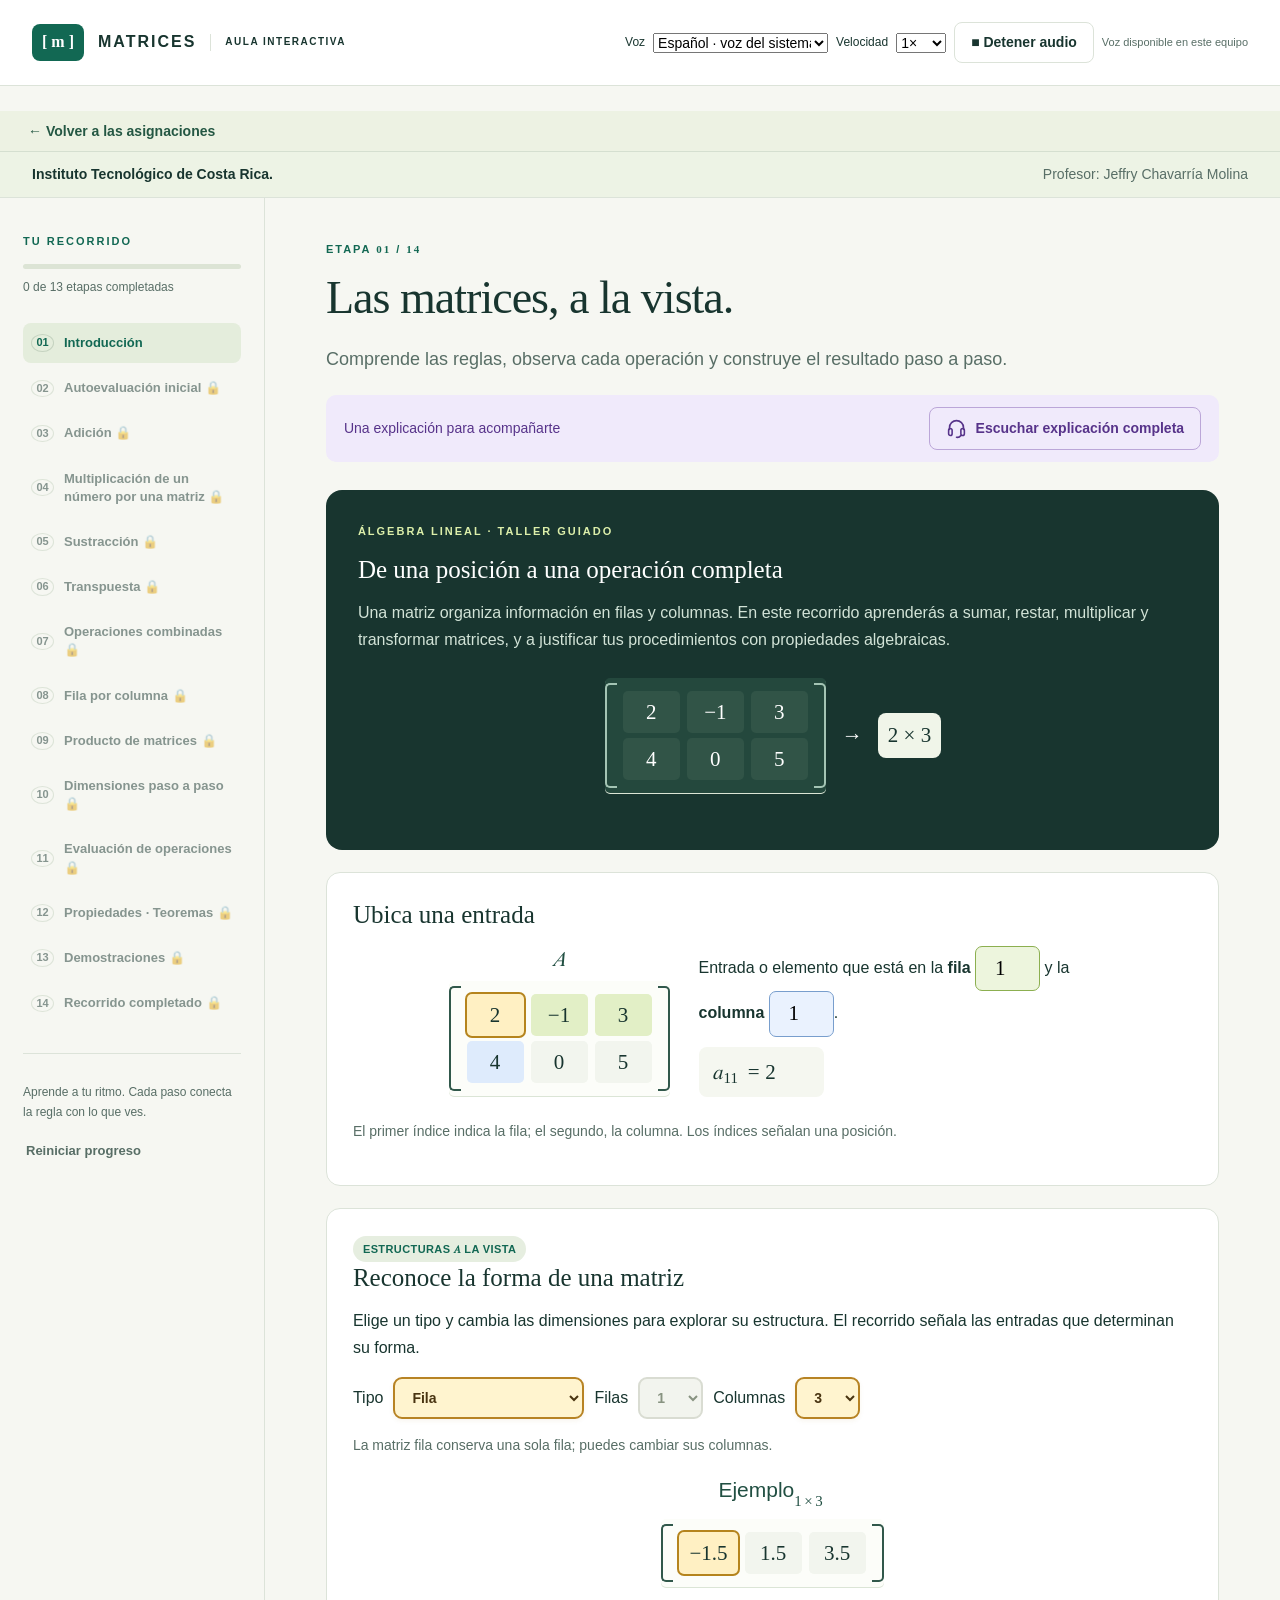
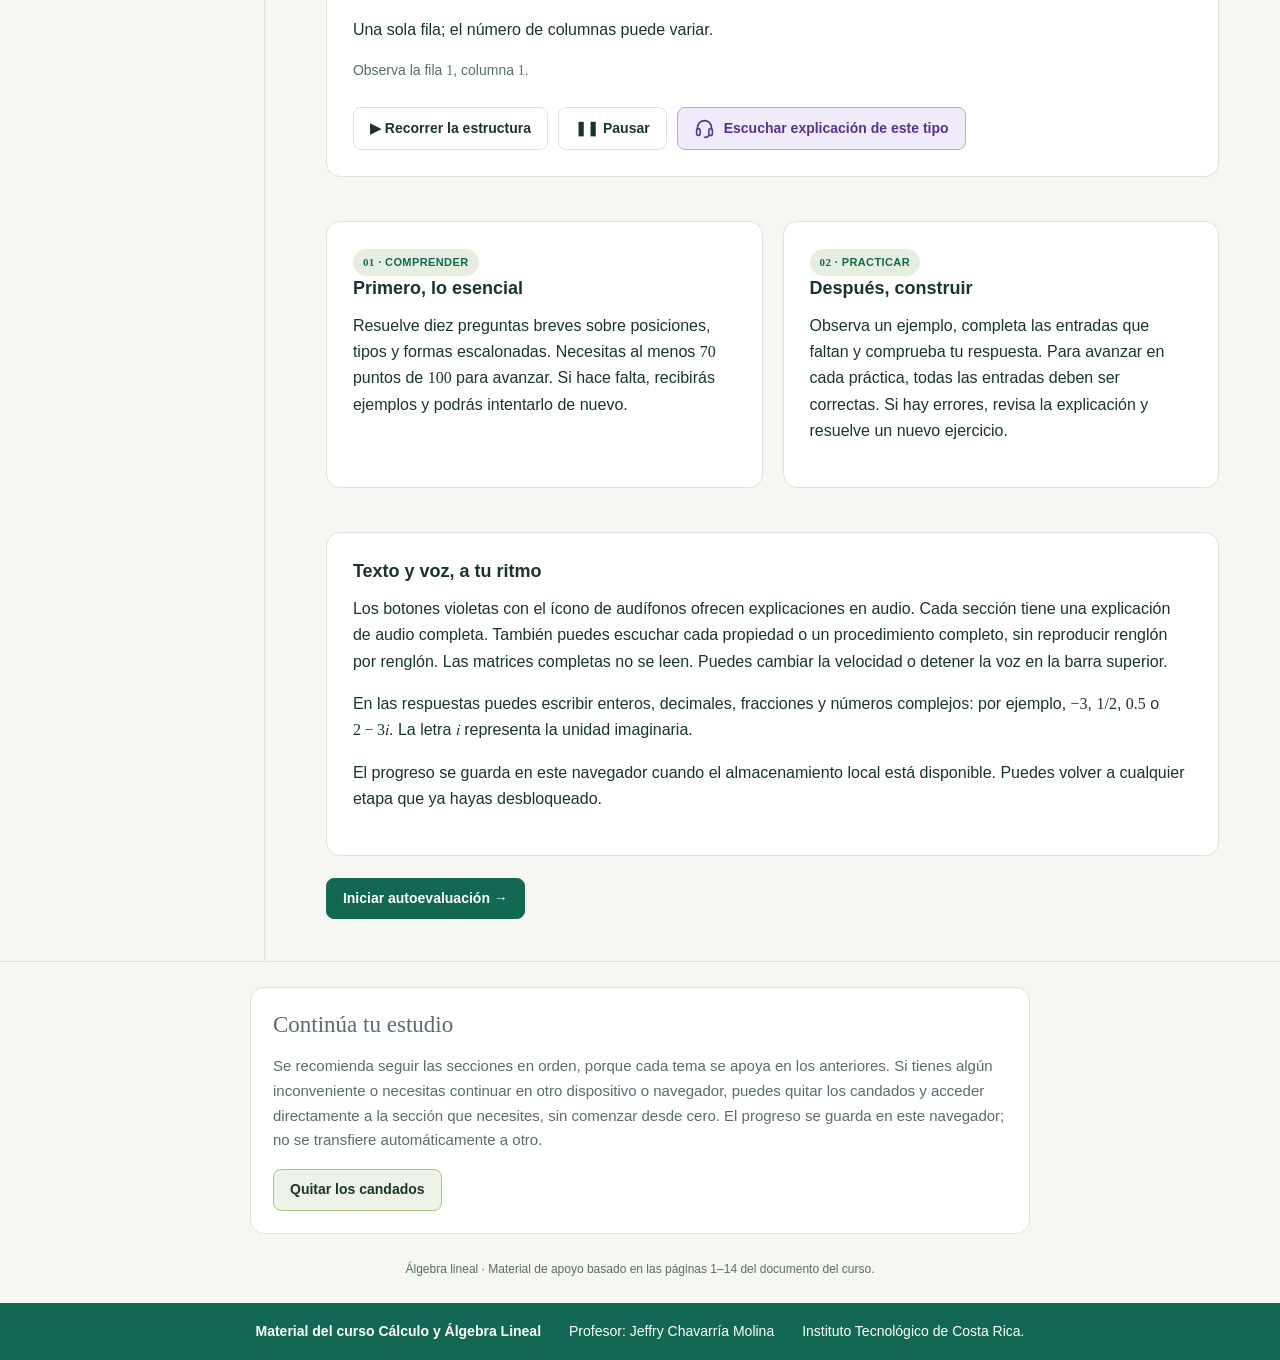
<file: CAL/matrices/Matrices.html>
<!DOCTYPE html>
<html lang="es"><head><meta charset="utf-8"><meta name="author" content="Jeffry Chavarría Molina"><meta name="viewport" content="width=device-width,initial-scale=1"><title>Matrices · Aula interactiva</title><style>:root{--ink:#18352f;--muted:#586e66;--green:#126853;--lime:#dcefaa;--paper:#f6f7f2;--line:#dce3d9;--orange:#ad5428;--blue:#235b9f}*{box-sizing:border-box}body{margin:0;background:var(--paper);color:var(--ink);font:16px/1.65 'Segoe UI',Arial,sans-serif}header{min-height:86px;background:#fff;border-bottom:1px solid var(--line);display:flex;align-items:center;justify-content:space-between;padding:16px 32px;gap:20px}.brand{color:var(--ink);text-decoration:none;font-weight:750;letter-spacing:2px;display:flex;align-items:center;gap:14px}.brand small{font-size:10px;letter-spacing:1.5px;border-left:1px solid var(--line);padding-left:14px}.brand-icon{background:var(--green);color:#fff;padding:5px 10px;border-radius:8px;font-family:Georgia;letter-spacing:0}.audio-tools{display:flex;align-items:center;gap:8px;font-size:12px}.audio-tools select{max-width:175px}select,button,input{font:inherit}button{border:1px solid var(--line);border-radius:8px;background:white;color:var(--ink);padding:10px 16px;cursor:pointer;font-weight:600}button:hover{border-color:var(--green);background:#eef5e7}button:disabled{opacity:.5;cursor:not-allowed}button:focus-visible,a:focus-visible,input:focus-visible,select:focus-visible{outline:3px solid #d79e35;outline-offset:3px}.primary{background:var(--green);color:white;border-color:var(--green)}.primary:hover{background:#0b4f40;color:white}.text-button{background:transparent;border:0;text-align:left;padding:3px;color:var(--muted);font-size:13px}.layout{display:grid;grid-template-columns:265px minmax(0,1fr);max-width:1560px;margin:auto}aside{padding:34px 23px;border-right:1px solid var(--line)}.eyebrow{font-size:11px;font-weight:750;letter-spacing:2px;color:var(--green);margin:0 0 14px}.progress{height:5px;background:#dce4d5;border-radius:8px;overflow:hidden}.progress span{height:100%;display:block;background:var(--green);transition:width .3s}#progress-text{font-size:12px;color:var(--muted)}nav{display:grid;gap:5px;margin-top:25px}nav button{font-size:13px;text-align:left;background:transparent;border:0;display:flex;gap:10px;align-items:center;padding:11px 8px}nav button.active{background:#e4eddc;color:var(--green)}nav button .num{font-size:11px;border:1px solid #c5d3c0;min-width:23px;text-align:center;border-radius:50%}.aside-note{margin-top:30px;padding-top:20px;border-top:1px solid var(--line);font-size:12px;color:var(--muted)}main{padding:42px 6%;min-height:80vh;min-width:0}h1{font-family:Georgia,serif;font-size:clamp(30px,3.6vw,47px);font-weight:500;line-height:1.15;letter-spacing:-1px;margin:12px 0 20px}h2{font-family:Georgia,serif;font-size:25px;font-weight:500;line-height:1.3;margin:0 0 14px}h3{font-size:17px;margin:0 0 12px}p{margin:9px 0 16px}.lead{font-size:18px;color:var(--muted);max-width:760px}.card{background:#fff;border:1px solid var(--line);border-radius:14px;padding:26px;margin:22px 0;min-width:0}.tint{background:#edf3e5;border:1px solid #d3e3c5}.hero{background:var(--ink);color:#fff;padding:32px;border-radius:16px;position:relative}.hero p{color:#d2e3d7}.hero .eyebrow{color:var(--lime)}.hero .read{color:var(--lime)}.columns{display:grid;grid-template-columns:1fr 1fr;gap:20px}.badge{display:inline-block;background:#e6eee0;color:var(--green);padding:4px 10px;border-radius:20px;font-size:11px;font-weight:700;letter-spacing:.4px}.read{padding:2px 7px;border:0;background:transparent;color:var(--green);font-size:12px;font-family:'Segoe UI',sans-serif;vertical-align:middle;margin-left:6px;font-weight:500}.read:hover{background:#e9f0dc}.math{font:22px/1.65 Georgia,'Times New Roman',serif;overflow-x:auto;padding:10px 2px}.math sub,.math sup{font-size:65%}.matrix{display:inline-grid;position:relative;padding:8px 14px;gap:7px 10px;vertical-align:middle;margin:9px 7px;font:19px/1.6 Georgia,serif;min-width:max-content}.matrix:before,.matrix:after{content:'';position:absolute;top:3px;bottom:3px;width:8px;border:2px solid #31574b}.matrix:before{left:0;border-right:0;border-radius:5px 0 0 5px}.matrix:after{right:0;border-left:0;border-radius:0 5px 5px 0}.cell{padding:3px 8px;min-width:43px;text-align:center;border-radius:5px;transition:background .3s,box-shadow .3s}.cell.row{background:#e6f1cd}.cell.col{background:#deebfc}.cell.pair{box-shadow:0 0 0 2px #dd7f38;background:#fff1df}.cell.target{background:#fff0c3;box-shadow:0 0 0 2px #b5841d}.matrix input{width:79px;min-width:0;text-align:center;border:1px solid #afc2af;border-radius:6px;padding:7px 2px;font:17px 'Segoe UI';background:#fafcf7}.matrix input.bad{border:2px solid #b54c3a;background:#fff2ef}.matrix input.good{border:2px solid #2c865d;background:#edf8ee}.matrix-wrap{overflow-x:auto;padding:6px 0}.equation{display:flex;align-items:center;justify-content:center;gap:9px;flex-wrap:wrap;margin:16px 0}.eq-sign{font:25px Georgia}.actions{display:flex;gap:10px;flex-wrap:wrap;margin-top:20px}.feedback{padding:18px;border-left:4px solid var(--orange);background:#fff3e9;border-radius:5px;margin:15px 0}.feedback.success{border-color:var(--green);background:#eaf4e4}.feedback p:last-child{margin-bottom:0}.choice{display:flex;align-items:center;gap:12px;padding:10px 12px;border:1px solid var(--line);border-radius:8px;margin:8px 0;cursor:pointer}.choice:has(input:checked){background:#e8f0df;border-color:var(--green)}fieldset{border:0;padding:0;margin:0}legend{font-weight:600;margin:8px 0;max-width:100%}.step{border-left:3px solid #bad19c;padding:9px 0 9px 20px;margin:18px 0;animation:appear .3s}.step .badge{margin-bottom:6px}.step p{margin-bottom:4px}.hidden{display:none!important}.stepper-controls{display:flex;gap:9px;flex-wrap:wrap;margin-top:15px}.dim{font:24px Georgia;display:inline-block;background:#f0f5e9;padding:10px;border-radius:8px;margin:6px}.inside{color:var(--orange);font-weight:700}.outside{color:var(--green);font-weight:700}.lab{position:relative}.lab svg{position:absolute;inset:0;width:100%;height:100%;pointer-events:none;overflow:visible}.lab .equation{padding-top:28px;padding-bottom:28px}.legend-colors{display:flex;flex-wrap:wrap;gap:16px;font-size:12px}.legend-colors span:before{content:'●';margin-right:6px;color:#6e982e}.legend-colors span:nth-child(2):before{color:#4581c1}.legend-colors span:nth-child(3):before{color:#d57832}.calc{background:#f4f7f0;border-radius:8px;padding:15px}.small{font-size:13px;color:var(--muted)}.formula{font-family:Georgia,serif;font-size:23px;padding:13px;background:#f5f7f0;border-radius:8px;overflow-x:auto}.question-number{color:var(--green);font-size:12px;font-weight:700}.finish{font-size:55px;color:var(--green)}footer{font-size:12px;color:var(--muted);text-align:center;padding:25px;border-top:1px solid var(--line)}@keyframes appear{from{opacity:0;transform:translateY(5px)}to{opacity:1;transform:translateY(0)}}@media(max-width:1000px){header{flex-wrap:wrap}.layout{grid-template-columns:215px minmax(0,1fr)}main{padding:30px 4%}.columns{grid-template-columns:1fr}.audio-tools{flex-wrap:wrap}}@media(max-width:700px){.layout{display:block}aside{border-right:0;border-bottom:1px solid var(--line);padding:18px}nav{display:flex;overflow-x:auto;margin-top:12px}nav button{min-width:160px}.aside-note{display:none}main{padding:25px 16px}.card{padding:18px}.brand small{display:none}header{padding:15px}.audio-tools select{max-width:140px}.matrix{gap:3px;font-size:17px}.cell{padding:2px 5px;min-width:32px}.math{font-size:20px}}@media(prefers-reduced-motion:reduce){*{animation:none!important;transition:none!important}}@media print{header,aside,.read,button,footer{display:none!important}.layout{display:block}main{padding:0}.card{break-inside:avoid}}
main:focus{outline:none}.hero .dim .read{color:var(--green)}.hero .matrix:before,.hero .matrix:after{border-color:#a4c4b4}.choice .read{margin-left:auto;flex-shrink:0}.choice span{min-width:0}.bad{outline:2px solid #b54c3a;border-color:#b54c3a}
.inline-math{font-family:Cambria,'Times New Roman',serif;font-size:1.08em;white-space:nowrap;font-variant-numeric:lining-nums}.inline-math sub,.inline-math sup{font-size:.72em}.inline-math i{font-style:italic}p sub,p sup{font-family:Cambria,serif}.narration-panel{display:flex;align-items:center;justify-content:space-between;gap:15px;flex-wrap:wrap;background:#e6eedf;border-radius:10px;padding:12px 18px;margin:20px 0 28px;font-size:13px}.narration-panel button{color:var(--green);border-color:#a9c394}.source-a{background:#e2efc6;box-shadow:0 0 0 2px #6d982f}.source-b{background:#dfecfc;box-shadow:0 0 0 2px #4581c1}.sum-stage{position:relative;isolation:isolate}.symbolic-equation{justify-content:center;gap:8px}.symbolic-equation .matrix{font-size:18px;padding:8px 12px;gap:7px}.symbolic-equation .cell{padding:4px;min-width:40px}.sum-matrix-label{display:flex;flex-direction:column;align-items:center;max-width:100%;overflow-x:auto;padding:4px}.symbolic-entry{font-family:Cambria,Georgia,serif;font-size:17px;font-weight:400;white-space:nowrap;padding:6px 4px;background:transparent;border:0}.symbolic-entry:hover{background:#fff1bf}.sum-tray{min-height:95px;display:flex;flex-direction:column;align-items:center;justify-content:center;background:#f3f6ed;border:1px dashed #b5c6a3;border-radius:10px;margin:15px auto 22px;max-width:430px;gap:4px}.sum-tray>.inline-math{font-size:24px}.sum-tray.merged{background:#fbf1cf;border-color:#c39630}.flying-term{position:absolute;z-index:6;pointer-events:none;padding:8px 13px;border-radius:8px;white-space:nowrap;font:21px Cambria,Georgia,serif;box-shadow:0 4px 15px #18352f25}.term-a{background:#e2efc6;border:2px solid #6d982f}.term-b{background:#dfecfc;border:2px solid #4581c1}.term-result{background:#fff0bb;border:2px solid #bf8b24}.available{background:#f3f7e9}#guided-C input{width:75px}#guided-cue:empty,#practice-cue:empty{display:none}@media(max-width:1100px){.symbolic-equation{gap:5px}.symbolic-equation .matrix{font-size:16px;gap:4px}.symbolic-entry{font-size:16px}}@media(max-width:700px){.symbolic-equation{flex-direction:column}.symbolic-equation .matrix{font-size:18px}.symbolic-entry{font-size:17px}.sum-tray{max-width:100%}.symbolic-equation .eq-sign{margin:3px 0}}
.matrix input:disabled{opacity:.5;background:#edf0e8;cursor:not-allowed}.matrix input{font-family:Cambria,'Times New Roman',serif;font-size:19px}.formula,.math,.matrix,.dim,.eq-sign{font-family:Cambria,'Times New Roman',serif}
/* Matrices con ritmo visual uniforme, entradas separadas y jerarquía clara. */
.matrix{padding:13px 18px;gap:5px 7px;background:#fcfdf9;border-radius:5px;font-size:21px;box-shadow:0 1px 0 #dbe5d6}.matrix .cell{min-width:57px;min-height:42px;display:flex;align-items:center;justify-content:center;padding:6px 9px;background-color:#f2f5ee;border:1px solid transparent;font-variant-numeric:lining-nums;white-space:nowrap}.matrix .cell.source-a,.matrix .cell.row{background:#e2efc6}.matrix .cell.source-b,.matrix .cell.col{background:#deebfc}.matrix .cell.target{background:#fff0c3}.matrix .cell.pair{background:#fff1df}.matrix:before,.matrix:after{border-width:2.5px;width:10px;top:5px;bottom:5px;border-color:#31584b}.matrix input{width:94px;min-height:38px;background:#fff;box-shadow:inset 0 1px 3px #17342f12;font-size:20px}.matrix-block{display:flex;flex-direction:column;align-items:center;max-width:100%;padding:5px;overflow-x:auto}.matrix-name{font:21px Cambria,serif;font-style:italic;color:#214f42;white-space:nowrap}.matrix-name sub{font-size:12px;font-style:normal;color:#748174;margin-left:4px}.hero .matrix{background:#24483d}.hero .matrix .cell{background:#315447}.matrix-name .read{display:none}.scalar-chip{background:#e5eddc;border:1px solid #adc898;border-radius:10px;padding:10px 16px;font:24px Cambria,serif;color:#32651d}.lab-toolbar,.practice-selector{display:flex;align-items:center;gap:10px;flex-wrap:wrap;margin:15px 0}.lab-toolbar select,.practice-selector select{padding:8px;border:1px solid var(--line);border-radius:7px;background:#fff;max-width:100%}.key{margin-left:auto;font-size:12px;color:var(--muted);display:flex;align-items:center;gap:6px}.key b{display:inline-block;width:9px;height:9px;border-radius:50%}.dot-a{background:#7f9e3b}.dot-b{background:#5184c1}.dot-c{background:#c99a2c}.visual-stage{position:relative;isolation:isolate}.visual-stage .matrix{max-width:100%}.visual-stage #op-R .cell{cursor:pointer}.visual-stage #op-R .cell:hover{border-color:#b8862b}.visual-tray{min-height:110px;padding:18px;background:#f1f5e9;border:1px dashed #b1c597;border-radius:12px;text-align:center;margin:24px 0}.visual-tray p{font-size:14px;margin:8px 0 0}.visual-tray.arrived{background:#fff3d2;border-color:#c6a23b}.phase-label{font-size:10px;letter-spacing:1.5px;color:#64735e}.visual-flight{position:absolute;z-index:10;padding:10px 15px;border-radius:8px;white-space:nowrap;font:23px Cambria,serif;pointer-events:none;box-shadow:0 5px 18px #15372c25}.accumulator{display:block;font:19px Cambria,serif;color:#81570e;background:#fff3c8;padding:7px;margin-top:10px;border-radius:6px}.pipeline-track{display:flex;gap:7px;overflow-x:auto;margin:20px 0;padding:5px}.pipeline-track button{white-space:nowrap;font-size:12px;min-width:145px}.pipeline-track .current{background:#dfeccb;border-color:#7f9e3b}.shape-card{padding:15px;background:#fff;border:1px solid #cbdcc0;border-radius:10px;display:flex;flex-direction:column;align-items:center;gap:10px}.shape-grid{display:grid;gap:5px}.shape-grid span{width:22px;height:22px;background:#dcebc9;border:1px solid #aac58f;border-radius:4px}.shape-card:nth-of-type(2) .shape-grid span{background:#dce8fa;border-color:#9cbada}.dim-bridge{color:#a56824;text-align:center;font-weight:650;background:#fff3d2;padding:12px;border-radius:9px;font-size:13px}.dimension-frame{margin:20px 0;padding-bottom:10px}.dimension-frame .equation{gap:15px}.property-visual{border-top:1px solid #dbe5d6;margin-top:20px;padding-top:14px}.prop-operands{position:relative}.prop-ghost{position:absolute;pointer-events:none;z-index:3}.prop-results{border:1px solid #c4d9b3;background:#f0f7e8;border-radius:12px;padding:12px}.prop-results .matrix .cell{background:#edf5e2}.equality-badge{border-radius:50%;padding:3px 13px;background:#d7e8bf;font:30px Cambria}.proof-expression{font:clamp(21px,2.5vw,30px) Cambria,serif;padding:22px;background:#f3f7ec;border:1px solid #d9e5cd;border-radius:10px;margin:12px 0;overflow-x:auto}.fixed-factor{background:#dce8fc;border-radius:5px;padding:2px 4px;color:#255c9c}.read{display:none}.narration-panel button,[data-audio-control],[data-prop-audio],#op-audio{font-size:13px;font-weight:600}.symbolic-entry{font-size:18px}.symbolic-equation .matrix .cell{min-width:45px;min-height:40px}.matrix input:focus{background:#fffbe8}.matrix .result-arrived{animation:result-pulse .5s}@keyframes result-pulse{50%{transform:scale(1.06);background:#e5f3cb}}@media(max-width:700px){.matrix{font-size:19px;gap:4px;padding:10px 14px}.matrix .cell{min-width:43px;min-height:37px;padding:4px 6px}.matrix input{width:74px;font-size:18px}.matrix-name{font-size:19px}.key{margin-left:0}.operation-equation{flex-direction:column}.prop-results .matrix{font-size:17px}.prop-results .cell{min-width:38px}.visual-tray{padding:13px}.symbolic-equation .matrix .cell{min-width:38px}.shape-card{padding:10px}.dimension-shapes{flex-wrap:wrap}.lab-toolbar select{font-size:13px}}@media(prefers-reduced-motion:reduce){.matrix .result-arrived{animation:none}}
.fraction{display:inline-grid;grid-template-rows:auto auto;line-height:1.1;text-align:center;vertical-align:middle;font-size:.84em;min-width:20px}.numerator{border-bottom:1px solid currentColor;padding:0 3px 2px}.denominator{padding:2px 3px 0}.fraction-slash{position:absolute;width:1px;height:1px;overflow:hidden;clip-path:inset(50%)}.matrix .cell:has(.fraction){min-height:47px}
#lab-content{position:relative}.structure-scene .matrix .cell{transition:background .35s}.narration-panel button{min-width:225px}#structure-cue{min-height:28px}.property-scene .formula{font-size:24px}
/* Tamaño matemático común. Los índices conservan su jerarquía matemática. */
:root{--math-size:21px}
.math,.formula,.dim,.eq-sign,.matrix,.scalar-chip,.symbolic-entry,.proof-expression,.flying-term,.visual-flight,.accumulator,.matrix-name,.symbolic-equation .matrix,.symbolic-equation .symbolic-entry,.property-scene .formula,.prop-results .matrix{font-size:var(--math-size)}
.inline-math{font-size:1em}.equation>.inline-math,.sum-tray>.inline-math{font-size:var(--math-size)}
.matrix .cell,.matrix input,.matrix .inline-math{font-size:inherit}
/* Fracción de estilo texto: compacta como tfrac, sin agrandar el entero adyacente. */
.fraction{font-size:1em;line-height:1.05;min-width:.8em;vertical-align:middle}
.fraction .numerator,.fraction .denominator{font-size:.7em;line-height:1.1}
.fraction .numerator{padding:0 .12em 1px;border-bottom:1px solid currentColor}
.fraction .denominator{padding:1px .12em 0}
.matrix .cell:has(.fraction){min-height:42px}
@media(max-width:700px){:root{--math-size:19px}.matrix .cell:has(.fraction){min-height:37px}}
.equation{font-family:Cambria,'Times New Roman',serif;font-size:var(--math-size)}
.scalar-chip.scalar-source{background:#dfecfc;border-color:#4581c1;box-shadow:0 0 0 2px #4581c1}
#scalar-operation-factor,#scalar-operation-entry,#pipe-operation-factor,#pipe-operation-entry{padding:0;border-radius:3px}
#scalar-operation-factor,#pipe-operation-factor{background:#dfecfc}#scalar-operation-entry,#pipe-operation-entry{background:#e2efc6}
.position-workspace{display:flex;align-items:center;justify-content:center;gap:22px;margin:14px 0}
.position-visual{display:flex;flex-direction:column;align-items:center;flex-shrink:0}
.position-controls{max-width:405px}.position-sentence{font-size:17px;line-height:2.6;margin:0 0 10px}
.position-sentence label{font-weight:650}.position-box{width:65px;padding:7px 5px;text-align:center;font:var(--math-size) Cambria,serif;border:1px solid #afc398;border-radius:7px;vertical-align:middle}
.position-box.row-box{background:#edf5dd;border-color:#8caf50}.position-box.col-box{background:#eaf2fe;border-color:#789ecd}
.position-controls .formula{display:inline-block;min-width:125px;margin:0;padding:8px 14px}
@media(max-width:700px){.position-workspace{flex-direction:column;gap:8px}.position-controls{max-width:100%;text-align:center}.position-sentence{font-size:16px;margin-bottom:8px}.position-box{width:60px}}
.structure-toolbar select{font-family:Cambria,serif;font-size:18px}.structure-toolbar #structure-rows,.structure-toolbar #structure-cols{min-width:65px}.structure-toolbar select:disabled{background:#edf0e7;color:#56664c}.matrix .cell.structure-zero{background:#e4edfb;color:#315b94}.matrix .cell.structure-region{background:#e8f1d8}.matrix .cell.structure-mirror{box-shadow:0 0 0 2px #4581c1;background:#dfecfc}.matrix .cell.structure-zero.target,.matrix .cell.structure-region.target{background:#fff0c3;color:var(--ink)}
.selected-mode[aria-pressed="true"]{background:#e6efda;border-color:#9cb975;color:var(--green)}
/* Cada entrada numérica o compleja forma una sola expresión matemática. */
.matrix-math{font-family:'Cambria Math',Cambria,'Times New Roman',serif;font-size:inherit;math-style:compact;white-space:nowrap;vertical-align:middle}
.matrix-math mrow{white-space:nowrap}.matrix-math mo{color:inherit}

.operation-size-controls{display:inline-flex;align-items:center;gap:8px;flex-wrap:wrap}
.matrix-power{display:inline-flex;align-items:flex-start;flex-shrink:0;white-space:nowrap}
.transpose-exponent{font:15px 'Cambria Math',Cambria,serif;margin-left:-3px;padding:0 4px 0 0;line-height:1}
#operation-size-description:empty{display:none}

.pipeline-layout{display:grid;grid-template-columns:minmax(0,1fr);gap:24px;margin-top:24px;align-items:start}
.pipeline-reference{min-width:0;background:#f7f9f3;border:1px solid #d4e1ca;border-radius:12px;padding:18px}
.pipeline-interactive{min-width:0}
.pipeline-reference h3,.pipeline-interactive h3{margin-bottom:12px}
.procedure-line{padding:16px 0 12px 12px;border-left:3px solid #d2ddc8;margin-top:12px;border-top:1px solid #e0e7d9}
.procedure-line.current-reference{border-left-color:#5c852e;background:#eef5e6}
.procedure-line h4{font-size:14px;margin:0 0 8px;color:#31574b}
.procedure-line p{margin:8px 8px 0 0}
.procedure-scroll{overflow-x:auto;max-width:100%;padding:6px 0}
.procedure-equation{display:flex;align-items:center;gap:7px;width:max-content;min-width:100%;font-size:var(--math-size)}
.procedure-transpose{display:inline-flex;align-items:center;gap:5px}
.procedure-transpose>.transpose-exponent{align-self:flex-start;margin-top:2px}
.pipeline-reference .matrix{margin:4px 2px}

@media(max-width:700px){.pipeline-reference{padding:12px}.procedure-line{padding-left:8px}.procedure-equation{gap:4px}}

.given-matrix{display:flex;align-items:center;gap:5px;max-width:100%;overflow-x:auto}
.given-matrix>.math{flex-shrink:0;overflow:visible;white-space:nowrap}
.given-matrices{gap:22px;align-items:center}
.dimension-question{padding:18px;background:#f2f6ec;border:1px solid #d5e0cb;border-radius:10px;margin:20px 0}
.dimension-question select{margin-left:7px;padding:9px;border:1px solid #b6c9ac;border-radius:7px;background:white}
.result-introduction{margin-top:24px;font-weight:600}
@media(max-width:700px){.dimension-question{padding:12px}.given-matrices{flex-direction:column;align-items:flex-start}}

.procedure-heading{display:flex;align-items:center;justify-content:space-between;gap:10px;flex-wrap:wrap;margin-bottom:10px}
.procedure-heading h4{margin:0}
.procedure-heading button{font-size:12px;padding:7px 10px}
.procedure-parenthesis{position:relative;align-self:stretch;width:12px;flex-shrink:0;margin:7px 0;color:#214f42}
.procedure-parenthesis svg{position:absolute;inset:0;width:100%;height:100%}

button.audio-explanation{display:inline-flex;align-items:center;justify-content:center;gap:9px;background:#f0eafb;color:#57338a;border:1px solid #bba6d8;font-size:13px;font-weight:650;line-height:1.4;text-align:left}
button.audio-explanation:hover{background:#e4d8f6;border-color:#8054b4;color:#45216f}
button.audio-explanation[aria-pressed="true"]{background:#67409c;border-color:#67409c;color:white}
.explanation-audio-icon{width:21px;height:21px;flex-shrink:0}
.narration-panel:has(.audio-explanation){background:#f0eafb;color:#57338a}

/* Criterio tipográfico común para texto, controles y notación matemática. */
:root{
 --font-text:'Segoe UI',Arial,sans-serif;
 --font-heading:Georgia,'Times New Roman',serif;
 --font-math:'Cambria Math',Cambria,'Times New Roman',serif;
 --text-size:16px;
 --text-small:14px;
 --control-size:14px;
}
body{font-family:var(--font-text);font-size:var(--text-size);line-height:1.65}
h1,h2{font-family:var(--font-heading);font-style:normal;font-weight:500}
h3{font-family:var(--font-text);font-size:18px;font-weight:650;line-height:1.4}
h4,.procedure-line h4{font-family:var(--font-text);font-size:15px;font-weight:650;line-height:1.4}
p,legend,label,.small,.key,.legend-colors,.dim-bridge,.narration-panel,.phase-label{font-family:var(--font-text);font-style:normal}
.small,.visual-tray p,.key,.legend-colors,.narration-panel,.dim-bridge{font-size:var(--text-small)}
.lead{font-size:18px}
button,select,input,.structure-toolbar select,.lab-toolbar select,.practice-selector select{font-family:var(--font-text);font-size:var(--control-size);font-style:normal;line-height:1.4}
button,.position-sentence label{font-weight:600}
button.audio-explanation,.procedure-heading button,.pipeline-track button,.narration-panel button{font-size:var(--control-size);font-weight:600}
.math,.formula,.dim,.eq-sign,.equation,.matrix,.scalar-chip,.symbolic-entry,.matrix-name,.proof-expression,.flying-term,.visual-flight,.procedure-equation,.inline-math,.matrix-math{font-family:var(--font-math);font-style:normal}
.math,.formula,.dim,.eq-sign,.equation,.matrix,.scalar-chip,.symbolic-entry,.matrix-name,.proof-expression,.flying-term,.visual-flight,.procedure-equation{font-size:var(--math-size);font-weight:400}
.inline-math,.matrix-math{font-size:inherit;font-weight:inherit}
.equation>.inline-math,.sum-tray>.inline-math{font-size:var(--math-size)}
.matrix input,.position-box{font-family:var(--font-math);font-size:var(--math-size);font-weight:400;line-height:1.4}
.matrix-name{font-style:normal}
.matrix-math mtext{font-family:var(--font-text);font-style:normal;font-weight:400}
.accumulator{font-family:var(--font-text);font-size:var(--text-small);line-height:1.5}
.accumulator .matrix-math{font-size:var(--math-size)}
.transpose-exponent{font-family:var(--font-math);font-size:calc(var(--math-size)*.7)}
.position-sentence{font-size:var(--text-size)}
@media(max-width:700px){h3{font-size:17px}}

/* El MathML comparte la línea de base del texto que lo rodea. */
.matrix-math{vertical-align:baseline}
.inline-math{vertical-align:baseline}

.matrix-problem-statement>.formula{margin-top:10px}
.matrix-problem-statement .given-matrices{gap:12px}
@media(max-width:700px){.matrix-definition-separator{align-self:flex-end;margin:-8px 8px}}


/* Selectores visibles para elegir ejercicios y variantes. */
main select,.lab-toolbar select,.practice-selector select,.dimension-question select{
 background:#fff4cf;border:2px solid #b78324;border-radius:9px;
 color:#493411;padding:10px 13px;font-weight:600;max-width:100%;
 box-shadow:0 2px 5px #9b6b1712;cursor:pointer;
}
main select:hover{background:#ffeab0;border-color:#896015}
main select:focus-visible{outline:3px solid #526ba8;outline-offset:3px}
main select:disabled{background:#f1f2ed;border-color:#c9cebf;color:#626b59;cursor:default;box-shadow:none}
.practice-selector{background:#fff8e5;border:1px solid #e6c77e;border-left:5px solid #b78324;border-radius:10px;padding:15px 18px;gap:14px}
.practice-selector label,.lab-toolbar label[for="second-combined-variant"]{font-weight:650;color:#493411}

/* Cada producto deja visible su contribución y la suma acumulada. */
.product-accumulation{display:grid;gap:14px;text-align:left;font-family:var(--font-text)}
.product-caption{display:block;font-family:var(--font-text);font-size:13px;font-weight:650;color:#355044;margin-bottom:7px}
.product-current,.product-sum{padding:13px 16px;background:#fff;border:1px solid #d5dfc9;border-radius:9px;overflow-x:auto}
.product-current{border-left:4px solid #b78324;background:#fff9e8}
.product-total{display:flex;align-items:center;gap:16px;flex-wrap:wrap;background:#e4efd4;border:2px solid #90aa66;border-radius:10px;padding:14px 16px}
.product-total .product-caption{margin:0}.product-total .small{margin-left:auto}
.product-history-scroll{overflow-x:auto;max-width:100%}
.product-history{width:100%;border-collapse:collapse;background:#fff;font-family:var(--font-text);font-size:14px}
.product-history caption{text-align:left;font-size:13px;font-weight:650;margin-bottom:9px}
.product-history th,.product-history td{padding:10px 12px;text-align:left;border-bottom:1px solid #dbe4d3;white-space:nowrap}
.product-history th{font-size:12px;color:#4a6041;background:#edf3e5}
.product-history .current-product{background:#fff1c9}
@media(max-width:700px){.product-total{gap:10px}.product-total .small{margin-left:0}.product-history th,.product-history td{padding:9px 8px}}

.row-final-result{display:flex;align-items:center;justify-content:center;gap:9px;max-width:100%}

.general-product-definitions{display:grid;gap:20px;margin:24px 0}
.general-product-definitions>div{padding:16px;background:#f8faf4;border:1px solid #dbe4d1;border-radius:10px;min-width:0}
.general-product-definitions .equation{gap:16px}
.symbolic-row-matrix .cell{gap:10px;min-width:155px}
.symbolic-row-line{display:block;height:1px;flex:1;background:#527446;min-width:28px}
.symbolic-column-matrix .cell{flex-direction:column;gap:10px;min-height:150px;min-width:50px}
.symbolic-column-line{display:block;width:1px;flex:1;background:#4972a1;min-height:25px}
.general-product-map{padding:18px;background:#f5f8ef;border-radius:10px;overflow-x:auto;justify-content:flex-start}
#general-product-result .cell[role="button"]{cursor:pointer}
#general-product-result .cell[role="button"]:focus-visible{outline:3px solid #5b75ad;outline-offset:1px}
.general-product-selection{padding:14px 18px;background:#fff7df;border-left:4px solid #b78324;border-radius:8px;margin:18px 0}
.general-product-selection p{margin-top:0}
@media(max-width:700px){.general-product-definitions>div{padding:10px}.general-product-definitions .equation{flex-direction:column}.general-product-map{padding:10px}.general-product-selection{padding:12px}.symbolic-column-matrix .cell{min-width:38px}}

.symbolic-product-scroll{overflow-x:auto;max-width:100%;margin:20px 0}
.symbolic-product-stage{position:relative;isolation:isolate;width:max-content;min-width:100%;padding:65px 8px 18px}
.symbolic-product-equation{flex-wrap:nowrap;gap:16px;margin:0}
.symbolic-product-equation .matrix-block{overflow:visible;flex-shrink:0}
#symbolic-product-arrows{position:absolute;inset:0;width:100%;height:100%;pointer-events:none;z-index:2;overflow:hidden}
#symbolic-product-AB .cell[role="button"]{cursor:pointer;transition:background-color .2s,border-color .2s}
#symbolic-product-AB .cell[role="button"]:focus-visible{outline:3px solid #5274b1;outline-offset:1px}
.symbolic-product-cue{background:#fff8e5;border-left:4px solid #b78324;padding:12px 16px;border-radius:9px}
.symbolic-product-cue p{margin-bottom:0}
@media(max-width:700px){.symbolic-product-equation{gap:12px}.symbolic-product-stage{padding-top:65px}.symbolic-product-cue{padding:10px}}

.symbolic-product-stage{min-width:0;transform-origin:top left}
.symbolic-product-scroll.fit-line{overflow:hidden}
#symbolic-product-A{padding:14px 20px;gap:7px}
#symbolic-product-A .cell{min-width:190px;min-height:52px}
#symbolic-product-B .cell{min-width:46px}

.compatibility-controls{display:flex;gap:12px;flex-wrap:wrap;margin:20px 0}.compatibility-controls label{display:flex;align-items:center;gap:9px;font-size:14px;font-weight:600;background:#fff;padding:9px 12px;border:1px solid #d3dfc7;border-radius:9px}
.compatibility-diagram{display:grid;grid-template-columns:1fr auto 1fr auto 1fr;align-items:center;gap:12px;margin:24px 0}
.compatibility-matrix-card{align-self:stretch;display:flex;flex-direction:column;align-items:center;justify-content:center;padding:16px 10px;background:#fff;border:1px solid #cbdcbf;border-radius:12px;min-width:0;text-align:center}
.compatibility-matrix-card h3{margin:0 0 12px;font-size:20px}.compatibility-size{display:flex;align-items:center;justify-content:center;gap:8px;margin-bottom:15px}
.compatibility-dimension{display:inline-flex;flex-direction:column;align-items:center;gap:3px;padding:7px 10px;border-radius:8px;font-size:11px;font-weight:600;text-align:center}
.compatibility-dimension.outer-A{background:#e3efd0;color:#385422}.compatibility-dimension.outer-B{background:#deebfc;color:#245b92}.compatibility-dimension.inner-count{background:#fff1c1;color:#76521a;border:2px solid #c89a38}
.compatibility-matrix{gap:4px!important;padding:12px 16px!important}.compatibility-square{width:24px;height:24px;background:#e9eee3;border:1px solid #cbd7bf;border-radius:3px}.compatibility-row{background:#cfe49f;border-color:#829e4f}.compatibility-column{background:#b8d2f3;border-color:#638fc5}.compatibility-result{background:#e5ede0}
.compatibility-answer.valid{background:#f5fbea;border:2px solid #98b36c}.compatibility-answer.invalid{background:#fff2ed;border:2px solid #b9674a}.compatibility-answer.invalid h3{font-family:var(--font-text);font-size:17px;color:#873e29}
.compatibility-check{padding:18px;border-radius:10px;text-align:center;border:2px solid #98b36c;background:#f6fbea}.compatibility-check.invalid{border-color:#b9674a;background:#fff3ec}.compatibility-inner-equation{display:flex;align-items:center;justify-content:center;gap:16px;margin-top:14px}.compatibility-check p{margin-bottom:0}
.compatibility-pairing{margin:22px 0}.compatibility-pairing h3{font-size:18px}.compatibility-pairs{display:flex;gap:10px;flex-wrap:wrap}.compatibility-pair{display:grid;grid-template-columns:auto auto auto;align-items:center;gap:8px;background:#fff;border:1px solid #ccdac0;border-radius:9px;padding:12px}.compatibility-pair-index{grid-column:1/-1;font-size:12px;color:#55674b}.compatibility-entry{padding:8px 10px;border-radius:6px;min-width:43px;text-align:center}.entry-A{background:#e1eecb}.entry-B{background:#deebfc}.entry-missing{background:#fff5ed;border:1px dashed #bc7051;color:#9a5238}.compatibility-pair.unmatched{border:2px solid #bc7051;background:#fff3ed}.compatibility-pair-link{font-size:22px;color:#799253}.compatibility-pair.unmatched .compatibility-pair-link{color:#a75036}
@media(max-width:1000px){.compatibility-diagram{grid-template-columns:1fr}.compatibility-sign{text-align:center}.compatibility-matrix-card{padding:18px}.compatibility-controls label{flex:1 1 190px;justify-content:space-between}}

.compatibility-dimension > .matrix-math{font-size:24px;line-height:1.2}

.compatibility-diagram{position:relative;padding-top:92px}
#compatibility-arrows{position:absolute;inset:0;width:100%;height:100%;pointer-events:none;z-index:2;overflow:hidden}
.compatibility-arrow-legend{display:flex;gap:15px;flex-wrap:wrap;margin:12px 0 20px;font-size:13px;font-weight:600}
.inner-legend{color:#8b5e12}.rows-legend{color:#496d20}.columns-legend{color:#286298}
@media(max-width:1000px){.compatibility-diagram{padding-top:12px}.compatibility-matrix-card{padding-left:30px;padding-right:30px}}

.dimension-vertical-procedure{margin:22px 0}.dimension-procedure-step{border-left:3px solid #b0c891;padding:14px 0 14px 18px;margin:12px 0}.dimension-step-heading{display:flex;align-items:center;justify-content:space-between;flex-wrap:wrap;gap:10px;margin-bottom:10px}.dimension-step-heading h3{font-family:var(--font-text);font-size:14px;margin:0}.dimension-procedure-step p{margin-bottom:0}.dimension-scene-equations{display:grid;gap:10px;margin-bottom:12px}.dimension-scene-equations .formula{margin:0}

.dimension-motion-initial>.badge{margin-bottom:10px}.dimension-motion-equality{margin-bottom:12px}.dimension-frame>.dimension-step-heading h3{font-family:var(--font-text);font-size:14px;margin:0}
.dimension-motion-graphics{margin-top:14px;background:#f7faf1;border:1px solid #d5e0c9;border-radius:8px;padding:10px 14px}.dimension-motion-graphics summary{cursor:pointer;font-size:13px;font-weight:600;color:#39542d}
.dimension-paper-summary{margin:25px 0 0;padding:20px;background:#edf5e3;border:2px solid #b4c99b;border-radius:10px}.dimension-paper-summary h3{margin-top:0}.dimension-paper-chain{display:grid;gap:0;background:#fff;border-radius:8px;padding:10px;margin:15px 0}.dimension-paper-chain .formula{background:transparent;border-radius:0;margin:0;padding:10px 12px}
.property-list{list-style:none;margin:18px 0 28px;padding:0;background:#fff;border:1px solid var(--line);border-radius:14px;overflow:hidden}.property-item{padding:18px 22px}.property-item+.property-item{border-top:1px solid var(--line)}.property-heading{display:flex;align-items:center;justify-content:space-between;gap:12px;flex-wrap:wrap}.property-heading h3{margin:0;font-size:20px}.property-heading button{font-size:13px}.property-item>.formula{margin:12px 0;font-size:var(--math-size)}.property-example{margin-top:10px;border:1px solid #ccdcbc;border-radius:9px;background:#f7faf2}.property-example>summary{cursor:pointer;padding:11px 14px;color:#285445;font-weight:600;font-size:14px}.property-example>summary:hover{background:#eaf2df;border-radius:9px}.property-example>summary:focus-visible{outline:3px solid #b49bdc;outline-offset:2px}.property-example[open]>summary{border-bottom:1px solid #dce6d2}.property-example-content{padding:14px 18px}.property-example-content>p:first-child{margin-top:0}.property-example .property-visual{margin-top:14px}.property-example .actions{flex-wrap:wrap}.property-example-host{min-width:0}@media(max-width:700px){.property-item{padding:16px 12px}.property-heading{align-items:flex-start}.property-heading h3{font-size:18px}.property-example-content{padding:12px 8px}}
.proof-step-support{margin-top:16px;display:flex;flex-direction:column;align-items:flex-start;gap:12px}.proof-property-panel{width:100%;background:#f7faf2;border:1px solid #ccdcbc;border-radius:9px}.proof-property-panel>summary{padding:11px 14px;cursor:pointer;font-weight:600;color:#285445}.proof-property-panel>summary:focus-visible{outline:3px solid #b49bdc;outline-offset:2px}.proof-property-panel[open]>summary{border-bottom:1px solid #dce6d2}.proof-property-content{padding:12px 16px}.proof-property-content h4{margin:8px 0;font-size:15px}.proof-property-content .formula{margin:10px 0}.proof-property-content p{margin-bottom:0}.proof-frame+.proof-frame{border-top:1px solid var(--line);padding-top:18px;margin-top:20px}
#voice-status{font-size:11px;color:var(--muted);max-width:235px}
.association-example{--math-size:20px}.association-comparison-scroll{max-width:100%;overflow-x:auto;margin:20px 0;border:1px solid #cbdcc0;border-radius:10px}.association-comparison{display:grid;grid-template-columns:minmax(0,1fr) minmax(0,1fr);min-width:880px}.association-column-title{background:#e8f0de;padding:12px 14px}.association-column-title:nth-child(2){background:#e5eef9}.association-column-title h4{margin:0;font-size:16px}.association-calculation-row{padding:12px;border-top:1px solid #dbe5d6;min-width:0;background:#fcfdf9}.association-calculation-row:nth-child(even){border-left:1px solid #dbe5d6;background:#f8fbff}.association-row-label{margin:0 0 10px;color:#55685c;font-size:12px}.association-equation{display:flex;align-items:center;justify-content:flex-start;gap:6px;overflow-x:auto;min-height:50px;padding:4px}.association-equation .matrix{padding:8px 11px;gap:3px;box-shadow:none;flex-shrink:0}.association-equation .cell{min-width:34px;min-height:34px;padding:4px 5px}.association-group{display:inline-flex;align-items:center;gap:4px;flex-shrink:0}.association-parenthesis{font:normal 85px Cambria,serif;color:#31584b;line-height:1;font-weight:300;transform:scaleX(.65);margin:0 -4px}.association-calculation-matrix .cell{background:#fff7de}.association-final{background:#edf5e5!important}.association-final .cell{cursor:pointer}.association-final .cell.target{border-color:#bd8b22}.association-conclusion{background:#eaf2df;border-radius:8px;padding:12px}.association-givens{gap:15px}.association-example .practice-selector{background:#fff2d5;border:1px solid #e2bf74;border-radius:9px;padding:12px}.association-example .practice-selector select{border:2px solid #c79332;font-weight:600}@media(max-width:700px){.association-comparison{min-width:880px}.association-comparison-scroll{border-radius:6px}}
.association-example{--math-size:18px}.association-equation{flex-wrap:wrap;overflow:visible}.association-givens{font-size:var(--math-size)}
.association-term{display:inline-flex;align-items:center;gap:6px;flex-shrink:0}
.exploratory-example .association-equation{overflow-x:auto;overflow-y:hidden}.association-completed{color:var(--muted)}.exploratory-example .matrix-power{flex-shrink:0}
.proof-linear-chain{margin:20px 0}.proof-linear-step{padding:10px 0}.proof-linear-line{display:grid;grid-template-columns:minmax(0,1fr) auto;align-items:center;gap:20px}.proof-linear-formula{background:transparent;padding:8px 0;margin:0;font-size:24px;overflow-x:auto}.proof-linear-initial{padding-left:22px}.proof-linear-line>button{white-space:nowrap}.proof-linear-notes{display:flex;flex-wrap:wrap;gap:10px;margin:2px 0 0 22px;align-items:flex-start}.proof-linear-notes .proof-property-panel,.proof-justification-panel{width:auto;max-width:100%;background:transparent;border:0;border-radius:0}.proof-linear-notes .proof-property-panel>summary,.proof-justification-panel>summary{padding:4px 0;font-size:13px;color:#456653;cursor:pointer}.proof-linear-notes .proof-property-panel[open],.proof-justification-panel[open]{flex-basis:100%;background:#f7faf2;border:1px solid #ccdcbc;border-radius:9px}.proof-linear-notes .proof-property-panel[open]>summary,.proof-justification-panel[open]>summary{padding:10px 14px}.proof-justification-panel fieldset{margin:10px 14px 14px}.proof-linear .actions{margin-top:20px}@media(max-width:600px){.proof-linear-line{gap:8px}.proof-linear-formula{font-size:19px}.proof-linear-line>button{padding:9px 10px}.proof-linear-line>button .audio-icon{width:17px;height:17px}.proof-linear-notes{margin-left:0}.proof-linear-initial{padding-left:17px}}
.access-help{max-width:780px;margin:0 auto 26px;padding:22px;text-align:left;background:#fff;border:1px solid var(--line);border-radius:14px;font-size:15px}.access-help h2{font-size:23px}.access-help #unlock-all{background:#edf3e5;border-color:#a9c58b}.access-help #unlock-status{color:var(--green);margin-bottom:0}.access-help #unlock-status:empty{display:none}

.course-identity{display:flex;flex-wrap:wrap;align-items:center;justify-content:space-between;gap:6px 24px;padding:12px 32px;border-bottom:1px solid var(--line);background:#edf3e5;color:var(--ink);font-size:14px;line-height:1.5}.course-identity strong{font-weight:600}.course-identity span{color:var(--muted)}@media(max-width:600px){.course-identity{padding:12px 18px;align-items:flex-start;flex-direction:column;font-size:13px}}

.course-footer-ribbon{display:flex;flex-wrap:wrap;align-items:center;justify-content:center;gap:8px 28px;margin:24px -25px -25px;padding:18px 25px;background:var(--green);color:#fff;font-size:14px;line-height:1.5;text-align:center}.course-footer-ribbon strong{font-weight:600}.course-footer-ribbon span{color:#fff}@media(max-width:600px){.course-footer-ribbon{margin:24px -25px -25px;padding:18px 20px;flex-direction:column;gap:6px;font-size:13px}}
</style></head>
<body><header><a class="brand" href="#" aria-label="Matrices, inicio"><span class="brand-icon">[ m ]</span> MATRICES <small>AULA INTERACTIVA</small></a><div class="audio-tools"><label for="voice">Voz</label><select id="voice" aria-label="Voz de lectura"></select><label for="speed">Velocidad</label><select id="speed"><option value="0.8">0.8×</option><option value="1" selected>1×</option><option value="1.2">1.2×</option><option value="1.4">1.4×</option><option value="1.6">1.6×</option><option value="1.8">1.8×</option><option value="2">2×</option></select><button id="stop">■ Detener audio</button><span id="voice-status" role="status"></span></div></header><nav aria-label="Asignaciones del curso" style="padding:12px 28px;background:#edf2e3;border-bottom:1px solid #d5dfd0"><a href="index.html" style="color:#245743;font:600 14px Segoe UI,Arial,sans-serif;text-decoration:none">← Volver a las asignaciones</a></nav>
<div class="course-identity" aria-label="Institución y profesor"><strong>Instituto Tecnológico de Costa Rica.</strong><span>Profesor: Jeffry Chavarría Molina</span></div>
<div class="layout"><aside><p class="eyebrow">TU RECORRIDO</p><div class="progress"><span id="progress-fill"></span></div><p id="progress-text"></p><nav id="nav" aria-label="Etapas de aprendizaje"></nav><div class="aside-note"><p>Aprende a tu ritmo. Cada paso conecta la regla con lo que ves.</p><button id="reset" class="text-button">Reiniciar progreso</button></div></aside><main id="main" tabindex="-1"></main></div><footer><section class="access-help" aria-labelledby="access-help-title"><h2 id="access-help-title">Continúa tu estudio</h2><p id="access-help-description">Se recomienda seguir las secciones en orden, porque cada tema se apoya en los anteriores. Si tienes algún inconveniente o necesitas continuar en otro dispositivo o navegador, puedes quitar los candados y acceder directamente a la sección que necesites, sin comenzar desde cero. El progreso se guarda en este navegador; no se transfiere automáticamente a otro.</p><button type="button" id="unlock-all" aria-describedby="access-help-description">Quitar los candados</button><p id="unlock-status" role="status"></p></section>Álgebra lineal · Material de apoyo basado en las páginas 1–14 del documento del curso.<div class="course-footer-ribbon" aria-label="Créditos del material del curso"><strong>Material del curso Cálculo y Álgebra Lineal</strong><span>Profesor: Jeffry Chavarría Molina</span><span>Instituto Tecnológico de Costa Rica.</span></div></footer><script>/* Laboratorios visuales compartidos: una regla, entradas de origen y destino. */
function generalMatrixProduct(){
 const sub=(letter,index)=>letter+'<sub>'+index+'</sub>',indices=['1','2',null,'m'],columns=['1','2',null,'p'];
 const A=[['11','12',null,'1n'],['21','22',null,'2n'],[null,null,null,null],['m1','m2',null,'mn']].map((row,i)=>row.map((x,j)=>x?sub('a',x):i===2?(j===2?'⋱':'⋮'):'⋯'));
 const B=[['11','12',null,'1p'],['21','22',null,'2p'],[null,null,null,null],['n1','n2',null,'np']].map((row,i)=>row.map((x,j)=>x?sub('b',x):i===2?(j===2?'⋱':'⋮'):'⋯'));
 const products=indices.map((i,a)=>columns.map((j,b)=>i&&j?sub('F',i)+' ⋅ '+sub('C',j):a===2?(b===2?'⋱':'⋮'):'⋯'));
 const rows=`<span class="matrix symbolic-row-matrix" id="general-product-rows" role="group" aria-label="Las filas de A" style="grid-template-columns:1fr">${indices.map((i,k)=>`<span class="cell" data-row="${k}">${i?'<span class="symbolic-row-line"></span>'+symbolicMathHTML(sub('F',i))+'<span class="symbolic-row-line"></span>':mathWrapML('<mo>⋮</mo>')}</span>`).join('')}</span>`;
 const cols=`<span class="matrix symbolic-column-matrix" id="general-product-cols" role="group" aria-label="Las columnas de B" style="grid-template-columns:repeat(4,auto)">${columns.map((j,k)=>`<span class="cell" data-col="${k}">${j?'<span class="symbolic-column-line"></span>'+symbolicMathHTML(sub('C',j))+'<span class="symbolic-column-line"></span>':mathWrapML('<mo>⋯</mo>')}</span>`).join('')}</span>`;
 return `<section class="card" id="general-matrix-product"><h2>Idea general: las filas de una matriz y las columnas de la otra</h2><p>Sean <span class="inline-math">A</span> de tamaño <span class="inline-math">m × n</span> y <span class="inline-math">B</span> de tamaño <span class="inline-math">n × p</span>. Como en el documento, llamamos <span class="inline-math">F<sub>i</sub></span> a la fila <span class="inline-math">i</span> de <span class="inline-math">A</span> y <span class="inline-math">C<sub>j</sub></span> a la columna <span class="inline-math">j</span> de <span class="inline-math">B</span>.</p><button type="button" id="general-product-audio">▷ Escuchar la idea general</button><div class="general-product-definitions"><div><p class="product-caption">Cada fila de la primera matriz es una matriz fila.</p><div class="equation"><span class="inline-math">A =</span>${matrix(A)}<span class="eq-sign">=</span>${rows}</div></div><div><p class="product-caption">Cada columna de la segunda matriz es una matriz columna.</p><div class="equation"><span class="inline-math">B =</span>${matrix(B)}<span class="eq-sign">=</span>${cols}</div></div></div><p>El producto coloca en cada posición el resultado de multiplicar la fila correspondiente de <span class="inline-math">A</span> por la columna correspondiente de <span class="inline-math">B</span>. Cada pareja aporta <strong>una sola entrada</strong>.</p><div class="equation general-product-map"><span class="inline-math">AB =</span>${matrix(products,'general-product-result')}</div><p class="small">Señala una entrada de esta matriz, o selecciónala con el teclado, para identificar su fila y su columna de origen.</p><div class="general-product-selection" id="general-product-selection"></div><div class="formula">⟨AB⟩<sub>ij</sub> = F<sub>i</sub> ⋅ C<sub>j</sub> = a<sub>i1</sub>b<sub>1j</sub> + a<sub>i2</sub>b<sub>2j</sub> + ⋯ + a<sub>in</sub>b<sub>nj</sub></div><p>La fila y la columna tienen <span class="inline-math">n</span> entradas: multiplicamos las parejas en el mismo orden y sumamos sus productos. Al combinar las <span class="inline-math">m</span> filas con las <span class="inline-math">p</span> columnas, obtenemos una matriz de tamaño <span class="inline-math">m × p</span>.</p><button type="button" id="general-product-example">Aplicar esta idea en el ejemplo →</button></section>`;
}
function bindGeneralMatrixProduct(){
 const root=document.getElementById('general-matrix-product'),indices=['1','2',null,'m'],columns=['1','2',null,'p'];
 function select(a,b){
  const i=indices[a],j=columns[b];
  root.querySelectorAll('#general-product-rows .cell').forEach(c=>c.classList.toggle('source-a',+c.dataset.row===a));
  root.querySelectorAll('#general-product-cols .cell').forEach(c=>c.classList.toggle('source-b',+c.dataset.col===b));
  root.querySelectorAll('#general-product-result .cell').forEach(c=>c.classList.toggle('target',+c.dataset.i===a&&+c.dataset.j===b));
  const selection=document.getElementById('general-product-selection');
  selection.innerHTML=`<p>La fila <span class="inline-math">F<sub>${i}</sub></span> y la columna <span class="inline-math">C<sub>${j}</sub></span> determinan la entrada de la fila <span class="inline-math">${i}</span> y la columna <span class="inline-math">${j}</span> del producto.</p><div class="formula">⟨AB⟩<sub>${i}${j}</sub> = F<sub>${i}</sub> ⋅ C<sub>${j}</sub> = a<sub>${i}1</sub>b<sub>1${j}</sub> + a<sub>${i}2</sub>b<sub>2${j}</sub> + ⋯ + a<sub>${i}n</sub>b<sub>n${j}</sub></div>`;
  enhance(selection);
 }
 root.querySelectorAll('#general-product-result .cell').forEach(cell=>{const a=+cell.dataset.i,b=+cell.dataset.j;if(!indices[a]||!columns[b])return;cell.tabIndex=0;cell.setAttribute('role','button');cell.setAttribute('aria-label',`Fila ${indices[a]}, columna ${columns[b]} del producto`);cell.onmouseenter=cell.onfocus=cell.onclick=()=>select(a,b);cell.onkeydown=event=>{if(event.key==='Enter'||event.key===' '){event.preventDefault();select(a,b)}}});
 select(0,0);
 document.getElementById('general-product-audio').onclick=event=>speak('Podemos mirar la primera matriz como un conjunto de filas y la segunda como un conjunto de columnas. Llamamos F sub i a una fila de A, y C sub jota a una columna de B. Para construir una entrada del producto, elegimos una fila de A y una columna de B. Multiplicamos sus entradas correspondientes. Después, sumamos los productos. Ese único resultado se coloca en la posición que indican la fila elegida y la columna elegida. Repetimos el proceso con cada combinación de fila y columna. Por eso, si A tiene m filas y B tiene p columnas, el resultado tiene m filas y p columnas. La cantidad de columnas de A debe coincidir con la cantidad de filas de B. Esa condición permite emparejar todas las entradas. En el ejemplo que sigue veremos esta misma idea con números y animación.',event.currentTarget);
 document.getElementById('general-product-example').onclick=()=>document.getElementById('numeric-product-lab').scrollIntoView({behavior:matchMedia('(prefers-reduced-motion: reduce)').matches?'instant':'smooth',block:'start'});
}
var symbolicProductFocus={a:0,b:0},symbolicProductObserver=null;
function symbolicProductAnimation(){
 const rows=['1','2',null,'m'],cols=['1','2',null,'p'];
 const A=`<span class="matrix symbolic-row-matrix" id="symbolic-product-A" role="group" aria-label="A representada por sus filas" style="grid-template-columns:1fr">${rows.map((i,a)=>`<span class="cell" data-i="${a}">${i?'<span class="symbolic-row-line"></span>'+symbolicMathHTML('F<sub>'+i+'</sub>')+'<span class="symbolic-row-line"></span>':mathWrapML('<mo>⋮</mo>')}</span>`).join('')}</span>`;
 const B=`<span class="matrix symbolic-column-matrix" id="symbolic-product-B" role="group" aria-label="B representada por sus columnas" style="grid-template-columns:repeat(4,auto)">${cols.map((j,b)=>`<span class="cell" data-j="${b}">${j?'<span class="symbolic-column-line"></span>'+symbolicMathHTML('C<sub>'+j+'</sub>')+'<span class="symbolic-column-line"></span>':mathWrapML('<mo>⋯</mo>')}</span>`).join('')}</span>`;
 const result=rows.map((i,a)=>cols.map((j,b)=>i&&j?'F<sub>'+i+'</sub> ⋅ C<sub>'+j+'</sub>':a===2?(b===2?'⋱':'⋮'):'⋯'));
 return `<section class="card" id="symbolic-product-animation"><h2>Cada entrada nace de una fila y una columna</h2><p>Estas son las mismas filas y columnas de la explicación general. Señala una entrada de <span class="inline-math">AB</span>: la fila elegida aparece en verde, la columna en azul y las flechas muestran dónde se coloca su producto.</p><div class="symbolic-product-scroll"><div class="symbolic-product-stage" id="symbolic-product-stage"><div class="equation symbolic-product-equation"><div class="matrix-block"><span class="matrix-name">A<sub>m × n</sub></span>${A}</div><span class="eq-sign">⋅</span><div class="matrix-block"><span class="matrix-name">B<sub>n × p</sub></span>${B}</div><span class="eq-sign">=</span><div class="matrix-block"><span class="matrix-name">AB<sub>m × p</sub></span>${matrix(result,'symbolic-product-AB')}</div></div><svg id="symbolic-product-arrows" aria-hidden="true"></svg></div></div><div class="symbolic-product-cue" id="symbolic-product-cue"></div><button type="button" id="symbolic-product-audio">▷ Escuchar esta relación</button></section>`;
}
function fitSymbolicProductLine(){
 const stage=document.getElementById('symbolic-product-stage');if(!stage)return;
 const viewport=stage.parentElement,fit=innerWidth>700;
 const scale=fit?Math.min(1,viewport.clientWidth/stage.offsetWidth):1;
 stage.style.transform=scale<1?`scale(${scale})`:'';
 viewport.classList.toggle('fit-line',fit);
 const height=fit?Math.ceil(stage.offsetHeight*scale)+'px':'';
 if(viewport.style.height!==height)viewport.style.height=height;
 drawSymbolicProductArrows();
}
function drawSymbolicProductArrows(animate=false){
 const stage=document.getElementById('symbolic-product-stage'),svg=document.getElementById('symbolic-product-arrows');if(!stage||!svg)return;
 const {a,b}=symbolicProductFocus,originA=stage.querySelector(`#symbolic-product-A .cell[data-i="${a}"]`),originB=stage.querySelector(`#symbolic-product-B .cell[data-j="${b}"]`),target=stage.querySelector(`#symbolic-product-AB .cell[data-i="${a}"][data-j="${b}"]`);
 if(!originA||!originB||!target)return;
 const rect=stage.getBoundingClientRect(),scale=rect.width/stage.offsetWidth,r=target.getBoundingClientRect(),tx=(r.left-rect.left+r.width/2)/scale,ty=(r.top-rect.top)/scale;
 svg.setAttribute('viewBox',`0 0 ${stage.offsetWidth} ${stage.offsetHeight}`);
 const paths=[[originA,'#6b922c',14],[originB,'#3e7fc0',34]].map(([origin,color,lane],k)=>{const s=origin.getBoundingClientRect(),sx=((k?s.left+s.width/2:s.right)-rect.left)/scale,sy=((k?s.top:s.top+s.height/2)-rect.top)/scale;return `<path class="symbolic-origin-arrow" data-origin="${k?'column':'row'}" d="${k?`M ${sx} ${sy} C ${sx} ${lane}, ${tx} ${lane}, ${tx} ${ty-4}`:`M ${sx} ${sy} Q ${sx+20} ${sy}, ${sx+20} ${lane} L ${tx-16} ${lane} Q ${tx} ${lane}, ${tx} ${ty-4}`}" fill="none" stroke="${color}" stroke-width="2.5" marker-end="url(#symbolic-arrow-${k})"/>`}).join('');
 svg.innerHTML=`<defs>${['#6b922c','#3e7fc0'].map((color,k)=>`<marker id="symbolic-arrow-${k}" viewBox="0 0 10 10" refX="9" refY="5" markerWidth="5" markerHeight="5" orient="auto"><path d="M0 0 L10 5 L0 10Z" fill="${color}"/></marker>`).join('')}</defs>${paths}`;
 if(animate&&!matchMedia('(prefers-reduced-motion: reduce)').matches)svg.querySelectorAll('.symbolic-origin-arrow').forEach(path=>{const length=path.getTotalLength();path.animate([{strokeDasharray:length,strokeDashoffset:length,opacity:.3},{strokeDasharray:length,strokeDashoffset:0,opacity:1}],{duration:650,easing:'ease-out'})});
}
function bindSymbolicProductAnimation(){
 const root=document.getElementById('symbolic-product-animation'),rows=['1','2',null,'m'],cols=['1','2',null,'p'];
 function select(a,b,animate=true){
  symbolicProductFocus={a,b};
  root.querySelectorAll('#symbolic-product-A .cell').forEach(cell=>cell.classList.toggle('source-a',+cell.dataset.i===a));
  root.querySelectorAll('#symbolic-product-B .cell').forEach(cell=>cell.classList.toggle('source-b',+cell.dataset.j===b));
  root.querySelectorAll('#symbolic-product-AB .cell').forEach(cell=>cell.classList.toggle('target',+cell.dataset.i===a&&+cell.dataset.j===b));
  const cue=document.getElementById('symbolic-product-cue');cue.innerHTML=`<div class="formula">⟨AB⟩<sub>${rows[a]}${cols[b]}</sub> = F<sub>${rows[a]}</sub> ⋅ C<sub>${cols[b]}</sub></div><p>El producto de esta fila y esta columna ocupa la fila <span class="inline-math">${rows[a]}</span> y la columna <span class="inline-math">${cols[b]}</span> de <span class="inline-math">AB</span>.</p>`;enhance(cue);drawSymbolicProductArrows(animate);
 }
 root.querySelectorAll('#symbolic-product-AB .cell').forEach(cell=>{const a=+cell.dataset.i,b=+cell.dataset.j;if(!rows[a]||!cols[b])return;cell.tabIndex=0;cell.setAttribute('role','button');cell.setAttribute('aria-label',`Seleccionar fila ${rows[a]} y columna ${cols[b]}`);cell.onmouseenter=cell.onfocus=cell.onclick=()=>select(a,b);cell.onkeydown=event=>{if(event.key==='Enter'||event.key===' '){event.preventDefault();select(a,b)}}});
 select(0,0,false);requestAnimationFrame(fitSymbolicProductLine);
 if(symbolicProductObserver)symbolicProductObserver.disconnect();symbolicProductObserver=new ResizeObserver(fitSymbolicProductLine);symbolicProductObserver.observe(document.getElementById('symbolic-product-stage'));symbolicProductObserver.observe(document.querySelector('.symbolic-product-scroll'));
 document.getElementById('symbolic-product-audio').onclick=event=>{const {a,b}=symbolicProductFocus;speak(`Seleccionamos la fila ${rows[a]} de A y la columna ${cols[b]} de B. Las flechas conectan ambas con la entrada correspondiente de A por B. Para obtener esa entrada, multiplicamos las parejas correspondientes y sumamos sus productos, como en la sección anterior. El resultado se coloca en la fila ${rows[a]} y la columna ${cols[b]}.`,event.currentTarget)};
}
function productCompatibilityLab(){
 const control=(id,label,value)=>`<label for="${id}">${label}<select id="${id}">${Array.from({length:5},(_,i)=>`<option value="${i+1}"${i+1===value?' selected':''}>${i+1}</option>`).join('')}</select></label>`;
 return `<section class="card tint" id="product-compatibility"><h2>La condición de compatibilidad</h2><p>Para multiplicar <span class="inline-math">A</span> por <span class="inline-math">B</span>, una fila de <span class="inline-math">A</span> y una columna de <span class="inline-math">B</span> deben tener la misma cantidad de entradas. Cambia los tamaños y observa cuándo se pueden emparejar todas.</p><div class="compatibility-controls">${control('compat-A-rows','Filas de <span class="inline-math">A</span>',2)}${control('compat-A-cols','Columnas de <span class="inline-math">A</span>',3)}${control('compat-B-rows','Filas de <span class="inline-math">B</span>',3)}${control('compat-B-cols','Columnas de <span class="inline-math">B</span>',4)}</div><div id="compatibility-scene"></div><div class="actions"><button type="button" id="compatibility-match">Hacer coincidir las dimensiones interiores</button><button type="button" id="compatibility-mismatch">Ver un caso incompatible</button><button type="button" id="compatibility-audio">▷ Escuchar esta comparación</button></div><p>En general, las dimensiones interiores permiten el producto; las exteriores determinan el tamaño del resultado.</p><div class="dim">A<sub>m × n</sub> ⋅ B<sub>n × p</sub> = (AB)<sub>m × p</sub></div><div class="formula">⟨AB⟩<sub>ij</sub> = F<sub>i</sub> ⋅ C<sub>j</sub> = ∑<sub>k=1</sub><sup>n</sup> a<sub>ik</sub>b<sub>kj</sub></div></section>`;
}
var compatibilityArrowObserver=null;
function drawCompatibilityArrows(){
 const diagram=document.querySelector('.compatibility-diagram'),svg=document.getElementById('compatibility-arrows');if(!diagram||!svg)return;
 const rect=diagram.getBoundingClientRect(),cards=diagram.querySelectorAll('.compatibility-matrix-card'),stacked=Math.abs(cards[0].getBoundingClientRect().top-cards[1].getBoundingClientRect().top)>5;
 const links=[['inner-a','inner-b','#bd8423',70,'interior'],['outer-a','result-row','#668f30',18,'rows'],['outer-b','result-col','#387bbd',44,'columns']];
 svg.setAttribute('viewBox',`0 0 ${diagram.offsetWidth} ${diagram.offsetHeight}`);
 svg.innerHTML=`<defs>${links.map((link,k)=>`<marker id="compat-arrow-${k}" viewBox="0 0 10 10" refX="9" refY="5" markerWidth="5" markerHeight="5" orient="auto"><path d="M0 0 L10 5 L0 10Z" fill="${link[2]}"/></marker>`).join('')}</defs>`+links.map(([from,to,color,lane,kind],k)=>{
  const a=diagram.querySelector(`[data-compat-role="${from}"]`),b=diagram.querySelector(`[data-compat-role="${to}"]`);if(!a||!b)return '';
  const ar=a.getBoundingClientRect(),br=b.getBoundingClientRect();let path;
  if(stacked){const left=kind==='rows',edge=left?7:diagram.offsetWidth-(kind==='interior'?25:7),sx=(left?ar.left:ar.right)-rect.left,sy=ar.top-rect.top+ar.height/2,tx=(left?br.left:br.right)-rect.left,ty=br.top-rect.top+br.height/2;path=`M ${sx} ${sy} C ${edge} ${sy}, ${edge} ${ty}, ${tx+(left?-4:4)} ${ty}`}
  else{const sx=ar.left-rect.left+ar.width/2,sy=ar.top-rect.top,tx=br.left-rect.left+br.width/2,ty=br.top-rect.top-4;path=`M ${sx} ${sy} C ${sx} ${lane}, ${tx} ${lane}, ${tx} ${ty}`}
  return `<path class="compatibility-arrow" data-link="${kind}" d="${path}" fill="none" stroke="${color}" stroke-width="2.5" marker-end="url(#compat-arrow-${k})"/>`;
 }).join('');
}
function bindProductCompatibility(){
 const root=document.getElementById('product-compatibility'),get=()=>['compat-A-rows','compat-A-cols','compat-B-rows','compat-B-cols'].map(id=>+document.getElementById(id).value);
 const number=n=>mathWrapML('<mn>'+n+'</mn>');
 const shape=(m,n,kind)=>`<span class="matrix compatibility-matrix" style="grid-template-columns:repeat(${n},24px)" role="img" aria-label="${m} filas y ${n} columnas">${Array.from({length:m*n},(_,k)=>`<span class="compatibility-square ${kind==='A'&&Math.floor(k/n)===0?'compatibility-row':kind==='B'&&k%n===0?'compatibility-column':kind==='R'?'compatibility-result':''}"></span>`).join('')}</span>`;
 const badge=(n,label,color,role='')=>`<span class="compatibility-dimension ${color}"${role?` data-compat-role="${role}"`:''}>${number(n)}<span>${label}</span></span>`;
 function draw(){
  const [m,n,q,p]=get(),valid=n===q;
  const pair=(k)=>`<div class="compatibility-pair${k>=Math.min(n,q)?' unmatched':''}"><span class="compatibility-pair-index">Pareja ${number(k+1)}</span><span class="compatibility-entry ${k<n?'entry-A':'entry-missing'}">${k<n?symbolicMathHTML('a<sub>1'+(k+1)+'</sub>'):'—'}</span><span class="compatibility-pair-link">${k<Math.min(n,q)?'↔':'×'}</span><span class="compatibility-entry ${k<q?'entry-B':'entry-missing'}">${k<q?symbolicMathHTML('b<sub>'+(k+1)+'1</sub>'):'—'}</span></div>`;
  document.getElementById('compatibility-scene').innerHTML=`<div class="compatibility-diagram"><div class="compatibility-matrix-card"><h3>${symbolicMathHTML('A')}</h3><div class="compatibility-size">${badge(m,'filas','outer-A','outer-a')}<span class="eq-sign">×</span>${badge(n,'columnas','inner-count','inner-a')}</div>${shape(m,n,'A')}<p class="small">Cada fila contiene ${number(n)} entradas.</p></div><span class="eq-sign compatibility-sign">⋅</span><div class="compatibility-matrix-card"><h3>${symbolicMathHTML('B')}</h3><div class="compatibility-size">${badge(q,'filas','inner-count','inner-b')}<span class="eq-sign">×</span>${badge(p,'columnas','outer-B','outer-b')}</div>${shape(q,p,'B')}<p class="small">Cada columna contiene ${number(q)} entradas.</p></div><span class="eq-sign compatibility-sign">${valid?'=':'→'}</span><div class="compatibility-matrix-card compatibility-answer ${valid?'valid':'invalid'}"><h3>${valid?symbolicMathHTML('AB'):'Producto no definido'}</h3>${valid?`<div class="compatibility-size">${badge(m,'filas de A','outer-A','result-row')}<span class="eq-sign">×</span>${badge(p,'columnas de B','outer-B','result-col')}</div>${shape(m,p,'R')}<p class="small">El resultado conserva estas dimensiones exteriores.</p>`:'<p>Hay entradas que no pueden emparejarse. No existe una matriz resultado para este producto.</p>'}</div><svg id="compatibility-arrows" aria-hidden="true"></svg></div><div class="compatibility-arrow-legend"><span class="inner-legend">↗ Dimensiones interiores: permiten el producto</span><span class="rows-legend">↗ Filas de A: filas del resultado</span><span class="columns-legend">↗ Columnas de B: columnas del resultado</span></div><div class="compatibility-check ${valid?'valid':'invalid'}"><strong>${valid?'Las dimensiones interiores coinciden':'Las dimensiones interiores no coinciden'}</strong><div class="compatibility-inner-equation">${badge(n,'columnas de A','inner-count')}<span class="eq-sign">${valid?'=':'≠'}</span>${badge(q,'filas de B','inner-count')}</div><p>${valid?'Cada entrada de la fila tiene una pareja en la columna. Podemos multiplicar y sumar los productos.':'La fila y la columna tienen distinta cantidad de entradas. Las parejas incompletas impiden definir el producto.'}</p></div><div class="compatibility-pairing"><h3>Una fila de ${symbolicMathHTML('A')} frente a una columna de ${symbolicMathHTML('B')}</h3><div class="compatibility-pairs">${Array.from({length:Math.max(n,q)},(_,k)=>pair(k)).join('')}</div></div>`;
  enhance(document.getElementById('compatibility-scene'));
  requestAnimationFrame(drawCompatibilityArrows);
  if(!matchMedia('(prefers-reduced-motion: reduce)').matches)root.querySelectorAll('.compatibility-pair').forEach((pair,i)=>pair.animate([{opacity:.2,transform:'translateY(6px)'},{opacity:1,transform:'translateY(0)'}],{duration:300,delay:i*70}));
 }
 root.querySelectorAll('select').forEach(control=>control.onchange=draw);
 document.getElementById('compatibility-match').onclick=()=>{document.getElementById('compat-B-rows').value=document.getElementById('compat-A-cols').value;draw()};
 document.getElementById('compatibility-mismatch').onclick=()=>{const n=+document.getElementById('compat-A-cols').value;document.getElementById('compat-B-rows').value=String(n===5?4:n+1);draw()};
 document.getElementById('compatibility-audio').onclick=event=>{const [m,n,q,p]=get();speak(`Cada fila de A tiene ${n} entradas. Cada columna de B tiene ${q} entradas. `+(n===q?`Las cantidades coinciden. Podemos emparejar todas las entradas, multiplicarlas y sumar los productos. El resultado tendrá ${m} filas, tomadas de A, y ${p} columnas, tomadas de B.`:'Las cantidades no coinciden. Quedan entradas sin pareja, así que el producto A por B no está definido. Para que exista, la cantidad de columnas de A debe coincidir con la cantidad de filas de B.'),event.currentTarget)};
 if(compatibilityArrowObserver)compatibilityArrowObserver.disconnect();compatibilityArrowObserver=new ResizeObserver(drawCompatibilityArrows);compatibilityArrowObserver.observe(root);
 draw();
}
var exerciseMode='enteros', visualState=null, visualEpoch=0, visualTimer=null,rowFadeTimer=null,rowFadeAnimation=null;
function resetVisual(){visualEpoch++;clearInterval(visualTimer);clearTimeout(rowFadeTimer);if(rowFadeAnimation){rowFadeAnimation.cancel();rowFadeAnimation=null}document.querySelectorAll('.visual-flight').forEach(n=>n.remove())}
function practiceValue(mode,index){
 const pick=values=>values[Math.floor(Math.random()*values.length)];
 if(mode==='enteros')return z(pick([-4,-3,-2,-1,0,1,2,3,4]));
 if(mode==='reales'&&index%6===0)return z(pick([-.75,-.5,-.25,.25,.5,.75]));
 if(mode==='reales'&&index%6===1)return z(pick([-3,-2,-1,1,2,3]));
 if(mode==='raices')return z(pick([-3,-2,-1,1,2,3])*Math.SQRT2);
 if(mode!=='reales'&&index%6===0)return z(pick([-2,-1,1,2]),pick([-1,1]));
 if(mode!=='reales'&&index%6===1)return z(0,pick([-2,-1,1,2]));
 return z(pick([-3,-2,-1,-.5,.5,1,1.5,2,2.5,3]));
}
function practiceMatrix(m,n,mode=exerciseMode){
 const values=shuffledValues(Array.from({length:m*n},(_,i)=>practiceValue(mode,m*n===2&&i===1?2:i)));
 return Array.from({length:m},(_,i)=>values.slice(i*n,(i+1)*n));
}
function matrixPowerHTML(A,id='',inputs=null){return `<span class="matrix-power">${matrix(A,id,inputs?{inputs}:{})}<span class="transpose-exponent" aria-label="transpuesta">${mathWrapML('<mi mathvariant="normal">T</mi>')}</span></span>`}
function transposedMatrix(name,A,id=''){return `<div class="matrix-block"><span class="matrix-name">${name}<sub>${A.length}×${A[0].length}</sub></span>${matrixPowerHTML(A,id)}</div>`}
function operationSize(){return {m:Number(document.getElementById('op-rows')?.value||2),n:Number(document.getElementById('op-cols')?.value||3)}}
function labeledMatrix(name,A,id='',inputs=null){return `<div class="matrix-block"><span class="matrix-name">${name}<sub>${A.length}×${A[0].length}</sub></span>${matrix(A,id,inputs?{inputs}:{})}</div>`}
function richerExercise(kind){if(kind==='combined')return newCombinedPractice(exerciseMode);const size=['scalar','sub','transpose'].includes(kind)?operationSize():{m:2,n:3};let A=practiceMatrix(size.m,size.n),B=practiceMatrix(size.m,size.n),C,k=exerciseMode==='complejos'?z(1,.5):['enteros','raices'].includes(exerciseMode)?z(Math.random()<.5?-2:3):z(Math.random()<.5?-1.5:.5),result,expr;
if(exerciseMode==='reales'&&['scalar','transpose'].includes(kind)&&A.flat().length>=3&&Math.random()<.35)A[A.length-1][A[0].length-1]=z(Math.SQRT2);
if(kind==='add'){result=addM(A,B);expr=labeledMatrix('A',A,'practice-A')+'<span class="eq-sign">+</span>'+labeledMatrix('B',B,'practice-B')}
if(kind==='scalar'){result=scale(k,A);expr=`<span class="scalar-chip">${scalarFactorHTML(k)}</span><span class="eq-sign">·</span>`+labeledMatrix('A',A,'practice-A')}
if(kind==='sub'){result=addM(A,scale(-1,B));expr=labeledMatrix('A',A,'practice-A')+'<span class="eq-sign">−</span>'+labeledMatrix('B',B,'practice-B')}
if(kind==='transpose'){result=transpose(A);expr=transposedMatrix('A',A,'practice-A')}
if(kind==='row'){const n=operationSize().n;A=practiceMatrix(1,n);B=practiceMatrix(n,1);result=mulM(A,B);expr=labeledMatrix('A',A,'practice-A')+'<span class="eq-sign">·</span>'+labeledMatrix('B',B,'practice-B')}
if(kind==='multiply'){B=practiceMatrix(3,2);result=mulM(A,B);expr=labeledMatrix('A',A,'practice-A')+'<span class="eq-sign">·</span>'+labeledMatrix('B',B,'practice-B')}
return{kind,A,B,C,k,result,expr,mode:exerciseMode}}
function visualPreset(kind,mode,size=operationSize()){if(mode==='general'&&['scalar','sub','transpose'].includes(kind)){const entry=(letter,i,j)=>`${letter}<sub>${i+1}${j+1}</sub>`,make=letter=>Array.from({length:size.m},(_,i)=>Array.from({length:size.n},(_,j)=>entry(letter,i,j)));return {kind,symbolic:true,A:make('a'),B:make('b'),k:'k'}}if(kind==='combined'&&mode==='reales')return {kind,A:originalA,B:originalB,C:originalC,k:5};if(['scalar','sub','transpose'].includes(kind)&&(size.m!==2||size.n!==3))return {kind,A:practiceMatrix(size.m,size.n,mode),B:practiceMatrix(size.m,size.n,mode),k:mode==='complejos'?z(1,.5):z(-1.5)};if(kind==='row'&&size.n!==3)return {kind,A:practiceMatrix(1,size.n,mode),B:practiceMatrix(size.n,1,mode)};const complex=mode==='complejos';const A=complex?[[z(1,1),-.5,2],[z(0,-1),1.5,-2]]:[[.5,-1.5,2],[2.5,.5,-.5]],B=complex?[[1,z(0,2),-.5],[z(1,-1),2,-1]]:[[1.5,.5,-1],[-.5,2.5,1]];
if(kind==='row')return{kind,A:[A[0]],B:complex?[[1],[z(0,-1)],[.5]]:[[1.5],[.5],[-.5]]};
if(kind==='multiply')return{kind,A,B:complex?[[1,.5],[z(0,-1),2],[-.5,z(1,-1)]]:[[1.5,.5],[.5,-1.5],[-.5,2.5]]};
return{kind,A,B:kind==='combined'?transpose(B):B,k:kind==='combined'?5:complex?z(1,.5):z(-1.5),C:complex?[[z(1,1),1],[-.5,2],[z(0,-1),-.5]]:[[.5,1],[-.5,1.5],[2,-.5]]}}
function elementaryResult(e){if(e.symbolic)return e.kind==='transpose'?transpose(e.A):mapM(e.A,(v,i,j)=>e.kind==='scalar'?`k · ${v}`:`${v} − ${e.B[i][j]}`);return e.kind==='scalar'?scale(e.k,e.A):e.kind==='sub'?addM(e.A,scale(-1,e.B)):e.kind==='transpose'?transpose(e.A):e.kind==='add'?addM(e.A,e.B):mulM(e.A,e.B)}
function operationLab(kind){const titles={scalar:'Idea central para la multiplicación de un número por una matriz',sub:'Idea central para la sustracción de matrices',transpose:'Idea central para la transpuesta de una matriz',row:'Emparejar, multiplicar y sumar',combined:'La operación se construye por etapas'};
return `<div class="card visual-card" id="operation-lab"><span class="badge">LABORATORIO VISUAL</span><h2>${titles[kind]}</h2><p>Selecciona una entrada del resultado: verás de dónde procede. La animación toma las entradas necesarias, aplica la regla y coloca la respuesta.</p><div class="lab-toolbar"><label for="op-mode">Números</label><select id="op-mode">${['scalar','sub','transpose'].includes(kind)?'<option value="general">Ejemplo general · entradas simbólicas</option>':''}<option value="reales">${kind==='combined'?'Ejercicio del documento':'Reales'}</option><option value="complejos">${kind==='combined'?'Variante con números complejos':'Complejos'}</option></select>${operationSizeControls(kind)}<span class="key"><b class="dot-a"></b>Origen A <b class="dot-b"></b>Origen B <b class="dot-c"></b>Resultado</span></div><p class="small" id="operation-size-description"></p><div id="operation-content"></div><div class="actions"><button id="op-prev">← Anterior</button><button class="primary" id="op-next">Siguiente entrada →</button><button id="op-play">▶ Animar recorrido</button><button id="op-pause">❚❚ Pausar</button><button id="op-all">Ver todo el resultado</button><button id="op-audio">▷ Escuchar la explicación</button></div></div>`}
function opSteps(e,i,j){const k=e.kind;if(e.symbolic)return [{origins:k==='sub'?[['op-A',i,j],['op-B',i,j]]:[['op-A',k==='transpose'?j:i,k==='transpose'?i:j]],formula:k==='scalar'?scalarProductHTML(e.k,e.A[i][j],{factor:'scalar-operation-factor',entry:'scalar-operation-entry'}):symbolicMathHTML(k==='sub'?`${e.A[i][j]} − ${e.B[i][j]}`:`${e.A[j][i]} → ⟨A<sup>T</sup>⟩<sub>${i+1}${j+1}</sub>`),say:k==='scalar'?'El mismo número k multiplica la entrada de A que ocupa esta posición. La posición y el tamaño se conservan.':k==='sub'?'Resta la entrada de B a la entrada de A de la misma posición. El orden es importante: A menos B.':'La entrada de A cambia de posición: intercambia fila y columna, pero conserva su valor.',text:k==='scalar'?'El mismo factor multiplica todas las entradas; no cambia su posición.':k==='sub'?'Resta únicamente las entradas de la misma posición, respetando el orden.':'La fila original pasa a ser columna; intercambia los dos índices.'}];if(k==='scalar')return[{origins:[['op-A',i,j]],formula:scalarProductHTML(e.k,e.A[i][j],{factor:'scalar-operation-factor',entry:'scalar-operation-entry'}),say:`Multiplica ${sayZ(e.A[i][j])} por el mismo escalar, ${sayZ(e.k)}. Aplicamos esta misma regla a todas las entradas de la matriz. El resultado permanece en la posición seleccionada.`,text:'El factor multiplica la entrada completa; la posición no cambia.'}];if(k==='sub'||k==='add')return[{origins:[['op-A',i,j],['op-B',i,j]],formula:`(${fmt(e.A[i][j])}) ${k==='sub'?'−':'+'} (${fmt(e.B[i][j])})`,say:`En esta posición, ${k==='sub'?'resta':'suma'} ${sayZ(e.B[i][j])} ${k==='sub'?'a':'con'} ${sayZ(e.A[i][j])}. ${k==='sub'?'El resultado se coloca en esa misma posición. Conserva el orden de las matrices.':'La suma reúne las dos entradas correspondientes y conserva su posición.'}`,text:k==='sub'?'Compara las entradas de A y B de la misma posición.':'Suma únicamente las entradas correspondientes.'}];if(k==='transpose')return[{origins:[['op-A',j,i]],formula:`a<sub>${j+1}${i+1}</sub> → ⟨A<sup>T</sup>⟩<sub>${i+1}${j+1}</sub>`,say:`La entrada estaba en la fila ${j+1}, columna ${i+1}. Viaja a la fila ${i+1}, columna ${j+1}. Su valor, ${sayZ(e.A[j][i])}, no cambia.`,text:'Intercambia los índices; conserva el valor.'}];return e.A[i].map((v,t)=>({origins:[['op-A',i,t],['op-B',t,j]],formula:`(${fmt(v)}) · (${fmt(e.B[t][j])})`,say:`Pareja ${t+1}: multiplica ${sayZ(v)} por ${sayZ(e.B[t][j])}. Añade este producto al acumulado. Esta pareja aporta uno de los productos que forman la entrada del resultado.`,text:'Multiplica esta pareja y acumula su producto.'}))}
function opCurrent(){let e=visualState.e,R=elementaryResult(e),i=Math.floor(visualState.index/R[0].length),j=visualState.index%R[0].length;return{e,R,i,j,steps:opSteps(e,i,j)}}
function renderOperation(){if(visualState.kind==='combined'){renderPipeline();return}const {e,R,i,j,steps}=opCurrent();let shown=mapM(R,(v,a,b)=>e.symbolic||visualState.all||a*R[0].length+b<visualState.index?v:'?');const root=document.getElementById('operation-content');root.innerHTML=`<div class="visual-stage" id="visual-stage"><div class="equation operation-equation">${e.kind==='scalar'?`<span class="scalar-chip">${scalarFactorHTML(e.k)}</span><span class="eq-sign">·</span>`:''}${e.kind==='transpose'?transposedMatrix('A',e.A,'op-A'):labeledMatrix('A',e.A,'op-A')}${['sub','row','multiply','add'].includes(e.kind)?`<span class="eq-sign">${e.kind==='sub'?'−':e.kind==='add'?'+':'·'}</span>${labeledMatrix('B',e.B,'op-B')}`:''}<span class="eq-sign">=</span>${labeledMatrix(e.kind==='transpose'?'A<sup>T</sup>':e.symbolic?(e.kind==='scalar'?'kA':'A − B'):e.kind==='row'?'Suma de productos':'Resultado',shown,'op-R')}${e.kind==='row'?'<div class="row-final-result hidden" id="row-final-result"></div>':''}</div><div class="visual-tray" id="visual-tray"><span class="phase-label">ENTRADAS → OPERACIÓN → RESULTADO</span><div class="math" id="op-calc"></div><p id="op-explain"></p></div></div>`;
root.querySelectorAll('#op-R .cell').forEach(c=>{c.tabIndex=0;c.setAttribute('role','button');c.setAttribute('aria-label',`Observar entrada fila ${+c.dataset.i+1}, columna ${+c.dataset.j+1}`);const select=()=>{resetVisual();visualState.all=false;visualState.index=+c.dataset.i*R[0].length+(+c.dataset.j);visualState.pair=0;selectOperation(true)};c.onmouseenter=select;c.onfocus=select;c.onclick=select});selectOperation(false);const sizeDescription=document.getElementById('operation-size-description');if(sizeDescription){sizeDescription.innerHTML=e.kind==='transpose'?`La matriz original tiene tamaño <span class="inline-math">${e.A.length} × ${e.A[0].length}</span>. Al transponer, sus filas se convierten en columnas: el resultado tiene tamaño <span class="inline-math">${R.length} × ${R[0].length}</span>.`:'Los controles de tamaño también se aplican a los nuevos ejercicios de esta sección.';enhance(sizeDescription)}enhance(root)}
function productAccumulationData(e,i,j,count){
 const products=e.A[i].map((v,t)=>times(v,e.B[t][j]));
 const subtotals=[z(0)];products.forEach(v=>subtotals.push(plus(subtotals.at(-1),v)));
 return {products,subtotals,total:subtotals[count]};
}
function productSumML(e,i,j,count){
 const {products}=productAccumulationData(e,i,j,count);
 const summand=v=>asZ(v).r<0?'<mrow><mo fence="true" stretchy="true">(</mo>'+mathValueML(v)+'<mo fence="true" stretchy="true">)</mo></mrow>':groupedValueML(v);
 let terms=products.slice(0,count).map(summand).join('<mo>+</mo>');
 if(count<products.length)terms+=(count?'<mo>+</mo>':'')+'<mo>⋯</mo>';
 return terms;
}
function productResultHTML(e,i,j,count){
 const {products,total}=productAccumulationData(e,i,j,count);
 const equality=count===products.length?'<mo>=</mo><mrow><mo fence="true" stretchy="true">(</mo>'+mathValueML(total)+'<mo fence="true" stretchy="true">)</mo></mrow>':'';
 return mathWrapML(productSumML(e,i,j,count)+equality);
}
function productMatrixHTML(e,i,j,count){return mathWrapML(productSumML(e,i,j,count))}
function finishRowPresentation(){
 clearTimeout(rowFadeTimer);
 const epoch=visualEpoch,development=document.getElementById('op-R')?.closest('.matrix-block'),final=document.getElementById('row-final-result');
 if(!development||!final||final.classList.contains('hidden'))return;
 rowFadeTimer=setTimeout(async()=>{
  if(epoch!==visualEpoch||!development.isConnected)return;
  const animation=development.animate([{opacity:1},{opacity:0}],{duration:matchMedia('(prefers-reduced-motion: reduce)').matches?0:700,fill:'forwards'});
  rowFadeAnimation=animation;
  try{await animation.finished}catch{return}
  if(epoch!==visualEpoch||!development.isConnected)return;
  development.classList.add('hidden');final.querySelector('.eq-sign')?.classList.add('hidden');
  animation.cancel();if(rowFadeAnimation===animation)rowFadeAnimation=null;
 },3000);
}
function renderProductAccumulation(e,i,j,count){
 const {products,total}=productAccumulationData(e,i,j,count),current=Math.min(visualState.pair,products.length-1),complete=count===products.length;
 const factor=v=>asZ(v).i===0&&asZ(v).r<0?'<mrow><mo fence="true" stretchy="true">(</mo>'+mathValueML(v)+'<mo fence="true" stretchy="true">)</mo></mrow>':groupedValueML(v);
 const product=t=>factor(e.A[i][t])+'<mo>⋅</mo>'+factor(e.B[t][j]);
 const rows=Array.from({length:count},(_,t)=>`<tr${t===current?' class="current-product"':''}><td>${mathWrapML('<mn>'+(t+1)+'</mn>')}</td><td>${mathWrapML(product(t)+'<mo>=</mo>'+mathValueML(products[t]))}</td><td>${mathWrapML(productSumML(e,i,j,t+1)+(t+1===products.length?'<mo>=</mo>'+mathValueML(total):''))}</td></tr>`).join('');
 const terms=Array.from({length:count},(_,t)=>`<mrow>${product(t)}</mrow>`).join('<mo>+</mo>');
 document.getElementById('op-calc').innerHTML=`<div class="product-accumulation"><div class="product-current"><span class="product-caption">Pareja actual</span>${mathWrapML(product(current)+(count>current?'<mo>=</mo>'+mathValueML(products[current]):'<mo>=</mo><mo>?</mo>'))}</div><div class="product-sum"><span class="product-caption">Suma de productos${complete?' completa':' hasta este paso'}</span>${mathWrapML((terms||'')+(complete?'<mo>=</mo>'+mathValueML(total):(count?'<mo>+</mo>':'')+'<mo>⋯</mo>'))}</div><div class="product-total" data-count="${count}"><span class="product-caption">${complete?'Resultado final':'Productos reunidos'}</span>${productResultHTML(e,i,j,count)}<span class="small">${count} de ${products.length} parejas calculadas</span></div><div class="product-history-scroll"><table class="product-history"><caption>Cómo se construye el resultado</caption><thead><tr><th scope="col">Paso</th><th scope="col">Producto</th><th scope="col">Suma de productos</th></tr></thead><tbody>${rows||'<tr><td colspan="3">Los productos aparecerán aquí al calcular cada pareja.</td></tr>'}</tbody></table></div></div>`;
 document.getElementById('op-explain').textContent=complete?'Ya se calcularon todas las parejas. Ahora sumamos los productos y mostramos el resultado final.':'Añadimos cada producto a la suma. Los puntos suspensivos indican que faltan parejas por calcular.';
 visualState.say=`Multiplicamos la entrada ${current+1} de la fila por la entrada ${current+1} de la columna. `+(count>current?`Su producto es ${sayZ(products[current])}. Lo añadimos a los productos anteriores. `:'Este producto se añadirá a la suma. ')+(complete?`Ya están todos los productos; al sumarlos, obtenemos ${sayZ(total)}.`:'Conservamos los sumandos visibles y continuamos con la siguiente pareja. El resultado final se calcula al terminar.');
 const finalMatrix=document.getElementById('row-final-result');
 if(finalMatrix){
  clearTimeout(rowFadeTimer);if(rowFadeAnimation){rowFadeAnimation.cancel();rowFadeAnimation=null}
  document.getElementById('op-R').closest('.matrix-block').classList.remove('hidden');
  finalMatrix.classList.toggle('hidden',!complete);
  finalMatrix.innerHTML=complete?'<span class="eq-sign">=</span>'+labeledMatrix('Resultado',[[total]],'row-final-R'):'';
  if(complete)enhance(finalMatrix);
 }
 return productMatrixHTML(e,i,j,count);
}
function selectOperation(animate){const {e,R,i,j,steps}=opCurrent(),step=steps[Math.min(visualState.pair,steps.length-1)];document.querySelectorAll('#operation-content .cell').forEach(c=>c.classList.remove('source-a','source-b','target','row','col','pair'));step.origins.forEach(([id,a,b])=>document.querySelector(`#${id} .cell[data-i="${a}"][data-j="${b}"]`)?.classList.add(id==='op-A'?'source-a':'source-b'));if(e.kind==='row'||e.kind==='multiply'){document.querySelectorAll('#op-A .cell').forEach(c=>c.classList.toggle('row',+c.dataset.i===i));document.querySelectorAll('#op-B .cell').forEach(c=>c.classList.toggle('col',+c.dataset.j===j));step.origins.forEach(([id,a,b])=>document.querySelector(`#${id} .cell[data-i="${a}"][data-j="${b}"]`)?.classList.add('pair'))}const dest=document.querySelector(`#op-R .cell[data-i="${i}"][data-j="${j}"]`);dest.classList.add('target');document.getElementById('op-calc').innerHTML=e.kind==='scalar'?scalarProductHTML(e.k,e.A[i][j],{factor:'scalar-operation-factor',entry:'scalar-operation-entry'},[i+1,j+1]):e.kind==='transpose'?step.formula:`c<sub>${i+1}${j+1}</sub>: ${step.formula}`;document.getElementById('op-explain').textContent=step.text;visualState.say=`Estamos construyendo la fila ${i+1}, columna ${j+1}. `+step.say+(e.symbolic?'':` La respuesta final en esta posición es ${sayZ(R[i][j])}.`);if(e.kind==='row'||e.kind==='multiply'){const count=visualState.all?steps.length:visualState.pair+(animate?0:1);dest.innerHTML=renderProductAccumulation(e,i,j,count);if(e.kind==='row'&&!animate&&count===steps.length)finishRowPresentation()}if(animate)animateOperation(step,dest,R[i][j]);enhance(document.getElementById('visual-tray'))}
async function moveVisual(source,html,destination,kind,epoch,stageArg=null){const stage=stageArg||document.getElementById('visual-stage');if(!stage)return;const rect=stage.getBoundingClientRect(),r=source.getBoundingClientRect(),d=destination.getBoundingClientRect(),x=r.left-rect.left+r.width/2,y=r.top-rect.top+r.height/2,tx=d.left-rect.left+d.width/2,ty=d.top-rect.top+d.height/2,n=document.createElement('span');n.className='visual-flight '+kind;n.innerHTML=html;n.style.left=x+'px';n.style.top=y+'px';stage.append(n);try{await n.animate([{transform:'translate(-50%,-50%)',opacity:1},{transform:`translate(calc(-50% + ${tx-x}px),calc(-50% + ${ty-y}px))`,opacity:1}],{duration:matchMedia('(prefers-reduced-motion: reduce)').matches?0:600,fill:'forwards',easing:'ease-in-out'}).finished}catch{}n.remove();return epoch===visualEpoch&&stage.isConnected}
async function animateOperation(step,dest,value){const epoch=++visualEpoch,tray=document.getElementById('visual-tray');tray.classList.remove('arrived');const origins=step.origins.map(([id,i,j])=>document.querySelector(`#${id} .cell[data-i="${i}"][data-j="${j}"]`));if(visualState.e.kind==='scalar'){const factor=document.querySelector('#visual-stage .scalar-chip');factor.classList.add('scalar-source');origins.unshift(factor)}await Promise.all(origins.map((s,k)=>moveVisual(s,s.innerHTML,visualState.e.kind==='scalar'?document.getElementById(k===0?'scalar-operation-factor':'scalar-operation-entry'):tray,visualState.e.kind==='scalar'?(k===0?'term-b':'term-a'):(k?'term-b':'term-a'),epoch)));if(epoch!==visualEpoch||!tray.isConnected)return;tray.classList.add('arrived');const {e,i,j}=opCurrent();if(e.kind==='row'||e.kind==='multiply'){const resultHTML=renderProductAccumulation(e,i,j,visualState.pair+1);enhance(tray);await moveVisual(tray,resultHTML,dest,'term-result',epoch);if(epoch!==visualEpoch)return;dest.innerHTML=resultHTML;dest.classList.add('result-arrived');if(e.kind==='row'&&visualState.pair+1===e.A[i].length)finishRowPresentation();return}await new Promise(r=>setTimeout(r,matchMedia('(prefers-reduced-motion: reduce)').matches?0:350));if(epoch!==visualEpoch)return;await moveVisual(tray,mathValueHTML(value),dest,'term-result',epoch);if(epoch!==visualEpoch)return;dest.innerHTML=mathValueHTML(value);dest.classList.add('result-arrived');document.getElementById('op-explain').textContent='La respuesta queda en la posición seleccionada.'}
function advanceOperation(direction=1){resetVisual();visualState.all=false;if(visualState.kind==='combined'){visualState.stage=Math.max(0,Math.min(pipelineSteps(visualState.e).length-1,visualState.stage+direction));renderPipeline();animatePipeline();return}const {e,R,steps}=opCurrent();if(direction>0&&visualState.pair<steps.length-1)visualState.pair++;else if(direction<0&&visualState.pair>0)visualState.pair--;else{visualState.index=(visualState.index+direction+R.length*R[0].length)%(R.length*R[0].length);visualState.pair=direction>0?0:opSteps(e,Math.floor(visualState.index/R[0].length),visualState.index%R[0].length).length-1;renderOperation()}selectOperation(true)}
function bindOperation(kind){visualState={kind,e:visualPreset(kind,['scalar','sub','transpose'].includes(kind)?'general':'reales'),index:0,pair:0,stage:0,all:false,say:''};renderOperation();document.getElementById('op-mode').onchange=e=>{resetVisual();visualState.e=visualPreset(kind,e.target.value);visualState.index=0;visualState.pair=0;visualState.stage=0;visualState.all=false;renderOperation()};for(const id of ['op-rows','op-cols']){const control=document.getElementById(id);if(control)control.onchange=()=>{resetVisual();visualState.e=visualPreset(kind,document.getElementById('op-mode').value);visualState.index=0;visualState.pair=0;visualState.all=false;renderOperation();setupExercise(kind)}}document.getElementById('op-next').onclick=()=>advanceOperation(1);document.getElementById('op-prev').onclick=()=>advanceOperation(-1);document.getElementById('op-play').onclick=()=>{resetVisual();if(kind==='combined'){animatePipeline();function tick(){if(visualState.stage===pipelineSteps(visualState.e).length-1){clearTimeout(visualTimer);return}visualState.stage++;renderPipeline();animatePipeline();visualTimer=setTimeout(tick,2300)}visualTimer=setTimeout(tick,2300);return}if(kind==='row'||kind==='multiply'){visualState.index=0;visualState.pair=0;visualState.all=false;renderOperation()}selectOperation(true);let count=0;const {e,R}=opCurrent();const total=R.length*R[0].length*((kind==='row'||kind==='multiply')?e.A[0].length:1);function tick(){if(++count>=total){clearInterval(visualTimer);return}const {steps}=opCurrent();if(visualState.pair<steps.length-1)visualState.pair++;else{visualState.index=(visualState.index+1)%(R.length*R[0].length);visualState.pair=0;renderOperation()}selectOperation(true)}visualTimer=setInterval(tick,2100)};document.getElementById('op-pause').onclick=resetVisual;document.getElementById('op-all').onclick=()=>{resetVisual();visualState.all=true;if(kind==='row'||kind==='multiply')visualState.pair=visualState.e.A[0].length-1;if(kind==='combined')visualState.stage=pipelineSteps(visualState.e).length-1;renderOperation()};document.getElementById('op-audio').onclick=e=>speak(visualState.say,e.currentTarget)}
function pipelineSteps(e){const bt=transpose(e.B),d=scale(2,bt),sum=addM(e.A,d),t=transpose(sum),scaled=scale(e.k,t),R=addM(scaled,scale(-1,e.C));return[{name:'Transponer B',formula:'B → B<sup>T</sup>',input:e.B,output:bt,kind:'transpose',text:'Las filas de B se convierten en columnas; así puedes sumar con A.'},{name:'Multiplicar por dos',formula:'B<sup>T</sup> → 2B<sup>T</sup>',input:bt,output:d,kind:'scalar',k:2,text:'Multiplica cada entrada por dos. El tamaño se conserva.'},{name:'Sumar A',formula:'A + 2B<sup>T</sup>',input:e.A,second:d,output:sum,kind:'add',text:'Las dos matrices tienen el mismo tamaño. Suma cada pareja de entradas.'},{name:'Transponer el paréntesis',formula:'(A + 2B<sup>T</sup>)<sup>T</sup>',input:sum,output:t,kind:'transpose',text:'Transpón el resultado completo, no solo el último término.'},{name:'Aplicar el factor exterior',formula:`${fmt(e.k)}(A + 2B<sup>T</sup>)<sup>T</sup>`,input:t,output:scaled,kind:'scalar',k:e.k,text:'El factor exterior multiplica todas las entradas.'},{name:'Restar C',formula:`${fmt(e.k)}(A + 2B<sup>T</sup>)<sup>T</sup> − C`,input:scaled,second:e.C,output:R,kind:'sub',text:'Resta C entrada por entrada. Este es el resultado final.'}]}
function renderPipeline(){const steps=pipelineSteps(visualState.e),s=steps[visualState.stage];visualState.say=pipelineStepNarration(visualState.e,visualState.stage+1);document.getElementById('operation-content').innerHTML=`<div class="pipeline-problem"><p class="small">${document.getElementById('op-mode').value==='reales'?'Este desarrollo resuelve el ejercicio del documento planteado arriba, con las mismas matrices y el factor exterior cinco.':'Esta variante conserva la misma operación y el factor exterior cinco; las matrices que se utilizan se muestran aquí.'}</p>${matrixProblemStatement([['A',visualState.e.A],['B',visualState.e.B],['C',visualState.e.C]],`${fmt(visualState.e.k)}(A + 2B<sup>T</sup>)<sup>T</sup> − C`)}</div><div class="pipeline-layout">${pipelineReference(visualState.e,steps)}<div class="pipeline-interactive"><h3>Explora una etapa</h3><p>Si tienes una duda o detectaste un error en una etapa concreta, selecciónala aquí para revisar cómo se obtiene cada entrada. Si el procedimiento completo quedó claro, puedes continuar con el siguiente ejemplo.</p><button type="button" id="pipeline-skip-exploration">Continuar con el siguiente ejemplo →</button><div class="pipeline-track">${steps.map((x,i)=>`<button data-pipeline="${i}" class="${i===visualState.stage?'current':''}">${i+1}. ${x.name}</button>`).join('')}</div><div class="formula">${s.formula}</div><div class="visual-stage" id="visual-stage"><div class="equation">${s.kind==='scalar'?`<span class="scalar-chip" id="pipe-scalar">${scalarFactorHTML(s.k)}</span><span class="eq-sign">·</span>`:''}${labeledMatrix('Entrada',s.input,'pipe-A')}${s.second?`<span class="eq-sign">${s.kind==='add'?'+':'−'}</span>${labeledMatrix('Segunda entrada',s.second,'pipe-B')}`:''}<span class="eq-sign">→</span>${labeledMatrix('Resultado parcial',s.output,'pipe-R')}</div><div class="visual-tray" id="visual-tray"><p>${s.text}</p></div></div><p class="small">Toca una entrada del resultado parcial para seguir su origen.</p></div></div>`;document.getElementById('pipeline-skip-exploration').onclick=()=>document.querySelector('.combined-next-example').scrollIntoView({behavior:matchMedia('(prefers-reduced-motion: reduce)').matches?'instant':'smooth',block:'start'});document.getElementById('pipeline-reference-audio').onclick=event=>speak(pipelineReferenceNarration(visualState.e),event.currentTarget);document.querySelectorAll('[data-reference-audio]').forEach(button=>button.onclick=()=>speak(pipelineStepNarration(visualState.e,Number(button.dataset.referenceAudio)),button));document.querySelectorAll('[data-pipeline]').forEach(b=>b.onclick=()=>{resetVisual();visualState.stage=+b.dataset.pipeline;renderPipeline();animatePipeline()});document.querySelectorAll('#pipe-R .cell').forEach(c=>{c.tabIndex=0;c.onclick=c.onfocus=()=>animatePipeline(+c.dataset.i,+c.dataset.j)});enhance(document.getElementById('operation-content'))}
async function animatePipeline(row=0,col=0){const epoch=++visualEpoch,s=pipelineSteps(visualState.e)[visualState.stage];document.querySelectorAll('#operation-content .cell').forEach(c=>c.classList.remove('source-a','source-b','target'));const i=s.kind==='transpose'?col:row,j=s.kind==='transpose'?row:col,a=document.querySelector(`#pipe-A .cell[data-i="${i}"][data-j="${j}"]`),dest=document.querySelector(`#pipe-R .cell[data-i="${row}"][data-j="${col}"]`);a.classList.add('source-a');dest.classList.add('target');const tray=document.getElementById('visual-tray');let origins=[a];if(s.second){let b=document.querySelector(`#pipe-B .cell[data-i="${row}"][data-j="${col}"]`);b.classList.add('source-b');origins.push(b)}tray.innerHTML=`<div class="math">${s.kind==='transpose'?`a<sub>${i+1}${j+1}</sub> → c<sub>${row+1}${col+1}</sub>`:s.kind==='scalar'?scalarProductHTML(s.k,s.input[i][j],{factor:'pipe-operation-factor',entry:'pipe-operation-entry'},[row+1,col+1]):`(${fmt(s.input[i][j])}) ${s.kind==='add'?'+':'−'} (${fmt(s.second[row][col])})`}</div><p>${s.text}</p>`;enhance(tray);if(s.kind==='scalar'){const factor=document.getElementById('pipe-scalar');factor.classList.add('scalar-source');origins.unshift(factor)}await Promise.all(origins.map((n,k)=>moveVisual(n,n.innerHTML,s.kind==='scalar'?document.getElementById(k===0?'pipe-operation-factor':'pipe-operation-entry'):tray,s.kind==='scalar'?(k===0?'term-b':'term-a'):(k?'term-b':'term-a'),epoch)));if(epoch!==visualEpoch)return;await moveVisual(tray,mathValueHTML(s.output[row][col]),dest,'term-result',epoch)}
function bindPracticeOrigins(e){document.querySelectorAll('#answer input').forEach(inp=>inp.addEventListener('focus',()=>{let i=+inp.dataset.i,j=+inp.dataset.j,root=document.getElementById('exercise');root.querySelectorAll('.cell').forEach(c=>c.classList.remove('source-a','source-b','target','row','col'));inp.closest('.cell').classList.add('target');function mark(id,a,b,cls){root.querySelector(`#${id} .cell[data-i="${a}"][data-j="${b}"]`)?.classList.add(cls)}if(e.kind==='transpose')mark('practice-A',j,i,'source-a');else if(['row','multiply'].includes(e.kind)){root.querySelectorAll('#practice-A .cell').forEach(c=>c.classList.toggle('row',+c.dataset.i===i));root.querySelectorAll('#practice-B .cell').forEach(c=>c.classList.toggle('col',+c.dataset.j===j))}else if(e.kind==='combined'){if(e.structure==='twoA-minus-sumTranspose'){mark('practice-A',i,j,'source-a');mark('practice-B',j,i,'source-b');mark('practice-C',j,i,'source-b')}else{mark('practice-A',j,i,'source-a');mark('practice-B',i,j,'source-b');mark('practice-C',i,j,'target')}}else{mark('practice-A',i,j,'source-a');if(e.B)mark('practice-B',i,j,'source-b')}const d=document.getElementById('practice-cue');const desc=e.kind==='scalar'?`(${fmt(e.k)}) · (${fmt(e.A[i][j])})`:e.kind==='sub'||e.kind==='add'?`(${fmt(e.A[i][j])}) ${e.kind==='sub'?'−':'+'} (${fmt(e.B[i][j])})`:e.kind==='transpose'?`a<sub>${j+1}${i+1}</sub> → c<sub>${i+1}${j+1}</sub>`:e.kind==='combined'?(e.structure==='twoA-minus-sumTranspose'?`2 · (${fmt(e.A[i][j])}) − [(${fmt(e.B[j][i])}) + (${fmt(e.C[j][i])})]`:`(${fmt(e.k)})[(${fmt(e.A[j][i])}) + 2(${fmt(e.B[i][j])})] − (${fmt(e.C[i][j])})`):e.A[i].map((v,t)=>`(${fmt(v)})·(${fmt(e.B[t][j])})`).join(' + ');d.innerHTML=`<div class="formula">${e.kind==='scalar'?scalarProductHTML(e.k,e.A[i][j],{},null,true):desc+' = ?'}</div><p class="small">${e.kind==='transpose'?'Cambia la posición; el valor permanece igual.':['row','multiply'].includes(e.kind)?'La fila verde y la columna azul producen esta entrada. Empareja y suma los productos.':'Usa las entradas resaltadas para construir esta respuesta.'}</p>`;enhance(d)}))}
function dimensionProcedure(id,steps,wrap=true){
 const first=steps[0].formula.split(' = '),initial=first.length>2?first.slice(0,2).join(' = '):first[0];
 const content=`<div class="dimension-vertical-procedure" id="${id}"><div class="formula dimension-initial-expression">${initial}</div>${steps.map((step,i)=>`<section class="dimension-procedure-step"><div class="dimension-step-heading"><h3>Paso ${i+1}</h3><button type="button" data-dimension-step-audio data-narration="${esc(step.say)}">▷ Escuchar este paso</button></div><div class="formula dimension-step-expression">= ${step.formula.split(' = ').at(-1)}</div><p>${step.text}</p></section>`).join('')}</div>`;
 return wrap?'<div class="card">'+content+'</div>':content;
}
function dimensionExpressionIntro(){return `<section class="card tint" id="dimension-expression-intro"><h2>Las dimensiones se anotan en la expresión</h2><p>Si <span class="inline-math">A</span> tiene tamaño <span class="inline-math">m × n</span> y <span class="inline-math">B</span> tiene tamaño <span class="inline-math">n × p</span>, estudiamos el tamaño de <span class="inline-math">(AB)<sup>T</sup></span> conservando la expresión completa en cada igualdad:</p><div class="formula dimension-expression-chain">(A<sub>m × n</sub> B<sub>n × p</sub>)<sup>T</sup> = ((AB)<sub>m × p</sub>)<sup>T</sup> = ((AB)<sup>T</sup>)<sub>p × m</sub></div><ol><li>Anotamos el tamaño de cada matriz. La cantidad de columnas de <span class="inline-math">A</span> coincide con la cantidad de filas de <span class="inline-math">B</span>.</li><li>El producto <span class="inline-math">AB</span> tiene tamaño <span class="inline-math">m × p</span>. La transpuesta exterior sigue pendiente.</li><li>Aplicamos la transpuesta a todo el producto. El tamaño final es <span class="inline-math">p × m</span>.</li></ol><p>Los subíndices indican el tamaño de cada matriz o resultado parcial.</p><button type="button" id="dimension-expression-audio">▷ Escuchar esta secuencia</button></section>`}
function bindDimensionExpressionIntro(){
 document.querySelectorAll('[data-dimension-step-audio]').forEach(button=>button.onclick=()=>speak(button.dataset.narration,button));
 document.getElementById('dimension-expression-audio').onclick=event=>speak('Partimos de la transpuesta del producto A por B. Anotamos que A tiene m filas y n columnas, y B tiene n filas y p columnas. Las dimensiones interiores coinciden, así que el producto está definido. Su tamaño es m por p, y conservamos la transpuesta exterior pendiente. Al transponer todo el producto, su tamaño pasa a ser p por m. Las igualdades conservan la expresión completa en cada etapa.',event.currentTarget);
}
function dimensionExerciseStages(){
 const expressions=[
  '(3 · P<sub>2×3</sub> − 5 · (Q<sub>4×2</sub>)<sup>T</sup>R<sub>4×3</sub>)<sup>T</sup>',
  '(3 · P<sub>2×3</sub> − 5 · (Q<sup>T</sup>)<sub>2×4</sub>R<sub>4×3</sub>)<sup>T</sup>',
  '(3 · P<sub>2×3</sub> − 5 · (Q<sup>T</sup>R)<sub>2×3</sub>)<sup>T</sup>',
  '((3P)<sub>2×3</sub> − 5 · (Q<sup>T</sup>R)<sub>2×3</sub>)<sup>T</sup>',
  '((3P)<sub>2×3</sub> − (5Q<sup>T</sup>R)<sub>2×3</sub>)<sup>T</sup>',
  '((3P − 5Q<sup>T</sup>R)<sub>2×3</sub>)<sup>T</sup>',
  '((3P − 5Q<sup>T</sup>R)<sup>T</sup>)<sub>3×2</sub>'
 ];
 const descriptions=[
  ['La transpuesta de Q tiene tamaño dos por cuatro. Las demás operaciones siguen pendientes.','Q tiene cuatro filas y dos columnas. Al transponerla, obtenemos dos filas y cuatro columnas. Anotamos el tamaño de Q transpuesta y conservamos el resto de la expresión.',shape(4,2,'Q')+'<span class="eq-sign">→</span>'+shape(2,4,'Q<sup>T</sup>')],
  ['El producto está definido: coinciden las cuatro columnas del primer factor y las cuatro filas del segundo. Su tamaño es dos por tres.','Q transpuesta tiene dos filas y cuatro columnas. R tiene cuatro filas y tres columnas. Las dimensiones interiores coinciden. El producto tiene dos filas y tres columnas, que son las dimensiones exteriores.',shape(2,4,'Q<sup>T</sup>')+'<span class="dim-bridge">4 = 4<br>✓</span>'+shape(4,3,'R')+'<span class="eq-sign">→</span>'+shape(2,3,'Q<sup>T</sup>R')],
  ['En <span class="inline-math">3 · P<sub>2×3</sub></span>, el subíndice corresponde a <span class="inline-math">P</span>. En <span class="inline-math">(3P)<sub>2×3</sub></span>, corresponde al resultado completo de multiplicar <span class="inline-math">P</span> por tres.','Ahora aplicamos el factor tres a P. Antes de hacerlo, el subíndice dos por tres indica el tamaño de P. Después, agrupamos tres P entre paréntesis y anotamos el tamaño de ese resultado completo. Multiplicar por un número conserva la cantidad de filas y de columnas.', '<span class="eq-sign">3 ·</span>'+shape(2,3,'P')+'<span class="eq-sign">=</span>'+shape(2,3,'(3P)')],
  ['El subíndice de <span class="inline-math">(5Q<sup>T</sup>R)<sub>2×3</sub></span> indica el tamaño del resultado completo de multiplicar <span class="inline-math">Q<sup>T</sup>R</span> por cinco.','Aplicamos el factor cinco al producto Q transpuesta por R. El producto ya tiene tamaño dos por tres, y multiplicarlo por cinco conserva ese tamaño. Los paréntesis permiten indicar que el subíndice corresponde a todo el término.', '<span class="eq-sign">5 ·</span>'+shape(2,3,'(Q<sup>T</sup>R)')+'<span class="eq-sign">=</span>'+shape(2,3,'(5Q<sup>T</sup>R)')],
  ['Ambos términos tienen tamaño dos por tres. La diferencia está definida y conserva ese tamaño.','Los dos términos tienen dos filas y tres columnas. Podemos restarlos y anotar dos por tres como tamaño de toda la diferencia. La transpuesta exterior sigue pendiente.',shape(2,3,'(3P)')+'<span class="dim-bridge">Mismo tamaño<br>✓</span>'+shape(2,3,'(5Q<sup>T</sup>R)')],
  ['La transpuesta exterior intercambia las dimensiones de toda la diferencia. La matriz A tiene tamaño tres por dos.','Por último, transponemos toda la diferencia. Sus dos filas pasan a ser columnas. Sus tres columnas pasan a ser filas. La expresión está definida y la matriz A tiene tamaño tres por dos. El último subíndice corresponde a la expresión completa.',shape(2,3,'Interior')+'<span class="eq-sign">→</span>'+shape(3,2,'Respuesta')]
 ];
 return descriptions.map(([text,say,html],i)=>({formula:'A = '+expressions[i]+' = '+expressions[i+1],text,say,html}));
}
function dimensionLab(){return `<div class="card visual-card" id="dimension-lab"><span class="badge">DIMENSIONES EN MOVIMIENTO</span><h2>Las dimensiones también siguen una ruta</h2><p>Avanza para añadir una igualdad debajo de la anterior. Cada paso conserva la expresión completa y tiene su propia explicación en audio. Al terminar, podrás consultar el desarrollo seguido, como se escribe en papel.</p><div class="dimension-steps" id="dimension-scene"></div><div class="actions"><button id="dim-prev">← Paso anterior</button><button class="primary" id="dim-next">Añadir el siguiente paso →</button><button id="dim-play">▶ Animar</button><button id="dim-pause">❚❚ Pausar</button><button id="dim-all">Ver todo el procedimiento</button><button id="dim-restart">Reiniciar</button></div></div>`}
function shape(m,n,label){return `<div class="shape-card"><span class="matrix-name">${label}<sub>${m}×${n}</sub></span><div class="shape-grid" style="grid-template-columns:repeat(${n},22px)">${Array.from({length:m*n},()=>'<span></span>').join('')}</div><span class="inline-math">${m} filas × ${n} columnas</span></div>`}
function bindDimensions(){
 let revealed=0;
 const scenes=dimensionExerciseStages();
 const narrations=scenes.map(step=>step.say);
 const initial=scenes[0].formula.split(' = ').slice(0,2).join(' = ');
 function draw(){
  const root=document.getElementById('dimension-scene');
  root.innerHTML=`<div class="dimension-motion-initial"><span class="badge">EXPRESIÓN INICIAL</span><div class="formula">${initial}</div></div>${scenes.slice(0,revealed).map((step,k)=>`<section class="dimension-frame" data-dimension-revealed="${k}"><div class="dimension-step-heading"><h3>Paso ${k+1}</h3><button type="button" data-dimension-scene-audio="${k}">▷ Escuchar este paso</button></div><div class="formula dimension-motion-equality">= ${step.formula.split(' = ').at(-1)}</div><p>${step.text}</p><details class="dimension-motion-graphics"${k===revealed-1?' open':''}><summary>Ver el apoyo gráfico de este paso</summary><div class="equation dimension-shapes">${step.html}</div></details></section>`).join('')}${revealed===scenes.length?`<section class="dimension-paper-summary"><h3>Así puedes escribirlo en el examen</h3><p>Una expresión inicial, seguida de las igualdades que justifican el tamaño final.</p><div class="dimension-paper-chain"><div class="formula">${initial}</div>${scenes.map(step=>`<div class="formula">= ${step.formula.split(' = ').at(-1)}</div>`).join('')}</div><p>La expresión completa tiene tamaño <span class="inline-math">3 × 2</span>.</p><button type="button" id="dimension-paper-audio">▷ Escuchar el procedimiento completo</button></section>`:''}`;
  enhance(root);
  root.querySelectorAll('[data-dimension-scene-audio]').forEach(button=>button.onclick=()=>speak(narrations[+button.dataset.dimensionSceneAudio],button));
  const completeAudio=document.getElementById('dimension-paper-audio');if(completeAudio)completeAudio.onclick=()=>speak(narrations.join(' '),completeAudio);
  document.getElementById('dim-prev').disabled=revealed===0;
  document.getElementById('dim-next').disabled=revealed===scenes.length;
  const newest=root.querySelector('.dimension-frame:last-of-type');
  if(newest&&!matchMedia('(prefers-reduced-motion: reduce)').matches)newest.animate([{opacity:.2,transform:'translateY(8px)'},{opacity:1,transform:'translateY(0)'}],{duration:400});
 }
 draw();
 document.getElementById('dim-next').onclick=()=>{resetVisual();revealed=Math.min(revealed+1,scenes.length);draw()};
 document.getElementById('dim-prev').onclick=()=>{resetVisual();revealed=Math.max(revealed-1,0);draw()};
 document.getElementById('dim-play').onclick=()=>{resetVisual();revealed=0;draw();visualTimer=setInterval(()=>{revealed++;draw();if(revealed===scenes.length)clearInterval(visualTimer)},2100)};
 document.getElementById('dim-pause').onclick=resetVisual;
 document.getElementById('dim-all').onclick=()=>{resetVisual();revealed=scenes.length;draw()};
 document.getElementById('dim-restart').onclick=()=>{resetVisual();revealed=0;draw()};
}
function propertyData(t){const A=[[.5,z(1,.5)],[-1.5,2]],B=[[z(1,-.5),-.5],[1.5,.5]],C=[[1,.5],[z(-.5,1),1.5]],O=[[0,0],[0,0]],I=[[1,0],[0,1]],k=1.5,l=-.5;
let first,last,L,R,formula1,formula2;
switch(t){case 0:first=[['A',A],['B',B]];last=[['B',B],['A',A]];L=addM(A,B);R=addM(B,A);formula1='A + B';formula2='B + A';break;
case 1:first=[['A + B',addM(A,B)],['C',C]];last=[['A',A],['B + C',addM(B,C)]];L=addM(addM(A,B),C);R=addM(A,addM(B,C));formula1='(A + B) + C';formula2='A + (B + C)';break;
case 2:first=[['A',A],['O',O]];last=[['A',A]];L=addM(A,O);R=A;formula1='A + O';formula2='A';break;
case 3:first=[['A',A],['−A',scale(-1,A)]];last=[['O',O]];L=addM(A,scale(-1,A));R=O;formula1='A + (−A)';formula2='O';break;
case 4:first=[['A',A]];last=[['−A',scale(-1,A)]];L=scale(-1,A);R=scale(-1,A);formula1='(−1)A';formula2='−A';break;
case 5:first=[['AB',mulM(A,B)],['C',C]];last=[['A',A],['BC',mulM(B,C)]];L=mulM(mulM(A,B),C);R=mulM(A,mulM(B,C));formula1='(AB)C';formula2='A(BC)';break;
case 6:first=[['A + B',addM(A,B)],['C',C]];last=[['AC',mulM(A,C)],['BC',mulM(B,C)]];L=mulM(addM(A,B),C);R=addM(mulM(A,C),mulM(B,C));formula1='(A + B)C';formula2='AC + BC';break;
case 7:first=[['A',A],['B + C',addM(B,C)]];last=[['AB',mulM(A,B)],['AC',mulM(A,C)]];L=mulM(A,addM(B,C));R=addM(mulM(A,B),mulM(A,C));formula1='A(B + C)';formula2='AB + AC';break;
case 8:first=[['A',A]];last=[['1.5A',scale(k,A)],['−0.5A',scale(l,A)]];L=scale(k+l,A);R=addM(scale(k,A),scale(l,A));formula1='(1.5 − 0.5)A';formula2='1.5A − 0.5A';break;
case 9:first=[['A',A],['I',I]];last=[['A',A]];L=mulM(A,I);R=A;formula1='AI';formula2='A';break;
case 10:first=[['I',I],['A',A]];last=[['A',A]];L=mulM(I,A);R=A;formula1='IA';formula2='A';break;
case 11:first=[['A',A],['B',B]];last=[['B<sup>T</sup>',transpose(B)],['A<sup>T</sup>',transpose(A)]];L=transpose(mulM(A,B));R=mulM(transpose(B),transpose(A));formula1='(AB)<sup>T</sup>';formula2='B<sup>T</sup>A<sup>T</sup>';break;
case 12:first=[['A + B',addM(A,B)]];last=[['A<sup>T</sup>',transpose(A)],['B<sup>T</sup>',transpose(B)]];L=transpose(addM(A,B));R=addM(transpose(A),transpose(B));formula1='(A + B)<sup>T</sup>';formula2='A<sup>T</sup> + B<sup>T</sup>';break;
case 13:first=[['1.5A',scale(k,A)]];last=[['A<sup>T</sup>',transpose(A)]];L=transpose(scale(k,A));R=scale(k,transpose(A));formula1='(1.5A)<sup>T</sup>';formula2='1.5A<sup>T</sup>';break;
case 14:first=[['A<sup>T</sup>',transpose(A)]];last=[['A',A]];L=transpose(transpose(A));R=A;formula1='(A<sup>T</sup>)<sup>T</sup>';formula2='A';break;}
return{first,last,L,R,formula1,formula2}}
function propertyExampleNarration(t){
 const examples=[
  'El primer camino suma A con B. Al visualizar la transformación, verás B más A. Compara los resultados: las entradas correspondientes coinciden.',
  'El primer camino suma A con B. Después, suma C. El segundo suma primero B con C. Después, suma A. Compara los resultados para comprobar que la agrupación no los cambia.',
  'Sumamos a A una matriz nula del mismo tamaño. El resultado conserva todas las entradas de A.',
  'Sumamos A con su matriz opuesta. Al comparar los resultados, verás que todas las entradas son cero.',
  'Multiplicamos A por menos uno y comparamos con su matriz opuesta. Los dos caminos producen la misma matriz.',
  'Comparamos el producto A B, multiplicado después por C, con A multiplicada por el producto B C. Los factores mantienen el orden A, B, C.',
  'Comparamos la suma A más B multiplicada por C a la derecha, con la suma de los productos A C y B C.',
  'Comparamos A multiplicada por la suma B más C, con la suma de los productos A B y A C.',
  'Los coeficientes son uno punto cinco y menos cero punto cinco. Su suma es uno. Comparamos multiplicar A por esa suma con sumar uno punto cinco A y menos cero punto cinco A.',
  'Multiplicamos A por la identidad de orden dos situada a la derecha. Al comparar, verás que el resultado es A.',
  'Multiplicamos la identidad de orden dos por A. Al comparar, verás que el resultado es A.',
  'Comparamos la transpuesta del producto A B con B transpuesta por A transpuesta. Observa que se invierte el orden de los factores.',
  'Comparamos la transpuesta de la suma A más B con la suma de A transpuesta y B transpuesta.',
  'Usamos el factor uno punto cinco. Comparamos transponer uno punto cinco A con multiplicar A transpuesta por ese mismo factor.',
  'Transponemos A dos veces. El resultado recupera cada entrada en su posición original.'
 ];
 return examples[t]+' '+propertyUses[t][1];
}
function associativityExampleData(t,mode='enteros'){
 const A=[[1,2],[-1,3]],B=[[2,-1],[1,0]],C=[[0,1],[2,-2]];
 if(mode==='complejos'){A[0][1]=z(1,1);C[1][0]=z(0,-1)}
 const operation=t===1?addM:mulM,AB=operation(A,B),BC=operation(B,C),L=operation(AB,C),R=operation(A,BC);
 return {A,B,C,AB,BC,L,R,mode};
}
function associativityCalculationMatrix(A,B,product){
 const cell=(i,j)=>product?A[i].map((v,k)=>groupedValueML(v)+'<mo lspace="0.1em" rspace="0.1em">⋅</mo>'+groupedValueML(B[k][j])).join('<mo lspace="0.1em" rspace="0.1em">+</mo>'):groupedValueML(A[i][j])+'<mo lspace="0.1em" rspace="0.1em">+</mo>'+groupedValueML(B[i][j]);
 const m=A.length,n=product?B[0].length:A[0].length;
 return `<span class="matrix association-calculation-matrix" role="group" aria-label="Cálculos de las entradas" style="grid-template-columns:repeat(${n},auto)">${Array.from({length:m},(_,i)=>Array.from({length:n},(_,j)=>`<span class="cell" data-i="${i}" data-j="${j}">${mathWrapML(cell(i,j))}</span>`).join('')).join('')}</span>`;
}
function mountAssociativityExample(card,t){
 const host=card.querySelector('.property-example-host');
 host.innerHTML=`<div class="property-visual association-example"><div class="practice-selector"><label for="association-mode-${t}">Tipo de ejemplo</label><select id="association-mode-${t}"><option value="enteros">Enteros</option><option value="complejos">Complejos · dos entradas</option></select></div><div id="association-scene-${t}"></div><button type="button" data-prop-audio="${t}">Escuchar explicación de los dos caminos</button></div>`;
 const selector=document.getElementById('association-mode-'+t),root=document.getElementById('association-scene-'+t);
 function draw(){
  const d=associativityExampleData(t,selector.value),product=t===5,sign=symbolicMathHTML(product?'·':'+'),equals=symbolicMathHTML('='),group=content=>`<span class="association-group"><span class="association-parenthesis">(</span>${content}<span class="association-parenthesis">)</span>`;
  const term=content=>`<span class="association-term">${sign}${content}</span>`;
  const initial=[product?'(AB)C':'(A + B) + C',product?'A(BC)':'A + (B + C)'];
  const rows=[
   {label:'Expresión inicial',left:symbolicMathHTML(initial[0]),right:symbolicMathHTML(initial[1])},
   {label:'Sustituimos las matrices',left:equals+group(matrix(d.A)+sign+matrix(d.B))+sign+matrix(d.C),right:equals+matrix(d.A)+sign+group(matrix(d.B)+sign+matrix(d.C))},
   {label:product?'Calculamos el producto interior':'Calculamos la suma interior',left:equals+associativityCalculationMatrix(d.A,d.B,product)+term(matrix(d.C)),right:equals+matrix(d.A)+term(associativityCalculationMatrix(d.B,d.C,product))},
   {label:'Sustituimos el resultado interior',left:equals+matrix(d.AB)+sign+matrix(d.C),right:equals+matrix(d.A)+sign+matrix(d.BC)},
   {label:product?'Calculamos el producto restante':'Calculamos la suma restante',left:equals+associativityCalculationMatrix(d.AB,d.C,product),right:equals+associativityCalculationMatrix(d.A,d.BC,product)},
   {label:'Resultado final',left:equals+matrix(d.L,'association-left-'+t),right:equals+matrix(d.R,'association-right-'+t)}
  ];
  root.innerHTML=`<p>Sean <span class="inline-math">A</span>, <span class="inline-math">B</span> y <span class="inline-math">C</span> las siguientes matrices:</p><div class="equation association-givens">${givenMatrix('A',d.A,'association-A-'+t)}<span class="eq-sign">;</span>${givenMatrix('B',d.B,'association-B-'+t)}<span class="eq-sign">;</span>${givenMatrix('C',d.C,'association-C-'+t)}</div><div class="association-comparison-scroll"><div class="association-comparison"><div class="association-column-title"><h4>Primero ${product?'multiplicamos':'sumamos'} <span class="inline-math">A</span> con <span class="inline-math">B</span></h4></div><div class="association-column-title"><h4>Primero ${product?'multiplicamos':'sumamos'} <span class="inline-math">B</span> con <span class="inline-math">C</span></h4></div>${rows.map((row,i)=>`<section class="association-calculation-row${i===rows.length-1?' association-final':''}" data-association-row="${i}"><p class="association-row-label">${row.label}</p><div class="association-equation" data-association-side="left">${row.left}</div></section><section class="association-calculation-row${i===rows.length-1?' association-final':''}" data-association-row="${i}"><p class="association-row-label">${row.label}</p><div class="association-equation" data-association-side="right">${row.right}</div></section>`).join('')}</div></div><p class="association-conclusion">Los dos caminos producen la misma matriz. ${product?'Cambia la agrupación; el orden de los factores sigue siendo A, B, C.':'Cambia la agrupación; la suma final se conserva.'}</p>`;
  enhance(root);
  root.querySelectorAll('.association-final .cell').forEach(cell=>{cell.tabIndex=0;cell.setAttribute('aria-label',`Comparar entrada fila ${+cell.dataset.i+1}, columna ${+cell.dataset.j+1}`);function mark(){root.querySelectorAll('.association-final .cell').forEach(c=>c.classList.toggle('target',c.dataset.i===cell.dataset.i&&c.dataset.j===cell.dataset.j))}cell.onfocus=cell.onmouseenter=mark});
 }
 selector.onchange=()=>{stop();draw()};draw();
 host.querySelector('[data-prop-audio]').onclick=event=>speak((t===1?'Observa los dos cálculos al mismo tiempo. A la izquierda, sumamos primero A con B. Después, sumamos C. A la derecha, sumamos primero B con C. Después, sumamos A. Cada línea muestra el cálculo completo y conserva las operaciones pendientes. Los dos caminos llegan a la misma matriz.':'Observa los dos cálculos al mismo tiempo. A la izquierda, calculamos primero A por B. Después, multiplicamos ese resultado por C. A la derecha, calculamos primero B por C. Después, multiplicamos A por ese resultado. Las matrices con los cálculos muestran las sumas de productos que forman cada entrada. El orden de los factores siempre es A, B, C. Los dos caminos llegan a la misma matriz.')+(selector.value==='complejos'?' En este ejemplo, solo dos entradas iniciales contienen la unidad imaginaria. La propiedad se aplica de la misma manera.':''),event.currentTarget);
}
function mountProperties(){
 document.querySelectorAll('[data-property-explanation]').forEach(button=>button.onclick=()=>speak(propertyNarration(+button.dataset.propertyExplanation),button));
 document.getElementById('product-order-audio').onclick=event=>speak('El producto de matrices no es conmutativo en general. Aunque A por B y B por A estén definidos, pueden dar resultados diferentes. Por eso, al desarrollar o factorizar una expresión, conserva el orden de los factores.',event.currentTarget);
 main.querySelectorAll('.property-item').forEach((card,t)=>mountExploratoryProperty(card,t));
 const counterexample=document.getElementById('product-order-audio').closest('.card');
 mountExploratoryProperty(counterexample,15);
}
function proofMotion(){return `<div class="card visual-card" id="proof-motion"><span class="badge">DEMOSTRACIÓN EN MOVIMIENTO</span><h2>Observa qué cambia y qué se conserva</h2><p>Cada transformación resalta la parte que cambia. El factor A permanece a la derecha durante todo el procedimiento.</p><div id="proof-motion-scene"></div><div class="actions"><button id="proof-motion-prev">← Anterior</button><button class="primary" id="proof-motion-next">Siguiente transformación →</button><button id="proof-motion-play">▶ Animar la demostración</button><button id="proof-motion-pause">❚❚ Pausar</button><button id="proof-motion-all">Ver todas las transformaciones</button></div></div>`}
function bindProofMotion(){let i=0;function draw(all=false){const root=document.getElementById('proof-motion-scene');root.innerHTML=(all?proofExample:[proofExample[i]]).map((s,k)=>`<div class="proof-frame"><span class="badge">${all?k+1:i+1} / ${proofExample.length}</span><div class="proof-expression">${s.formula.replace(/A(?=[<\s+]|$)/g,'<span class="fixed-factor">A</span>')}</div><p>${s.text}</p>${proofStepSupport('source',all?k:i)}</div>`).join('');root.querySelectorAll('.proof-expression').forEach(n=>n.animate([{opacity:.2,transform:'translateX(-20px)',background:'#fff0bc'},{opacity:1,transform:'translateX(0)',background:'#f3f7ec'}],{duration:matchMedia('(prefers-reduced-motion: reduce)').matches?0:800}));enhance(root);bindProofStepSupport(root)}draw();document.getElementById('proof-motion-next').onclick=()=>{resetVisual();i=Math.min(i+1,proofExample.length-1);draw()};document.getElementById('proof-motion-prev').onclick=()=>{resetVisual();i=Math.max(i-1,0);draw()};document.getElementById('proof-motion-play').onclick=()=>{resetVisual();i=0;draw();visualTimer=setInterval(()=>{if(i===proofExample.length-1){clearInterval(visualTimer);return}i++;draw()},2400)};document.getElementById('proof-motion-pause').onclick=resetVisual;document.getElementById('proof-motion-all').onclick=()=>{resetVisual();draw(true)}}
function mountVisualSections(page){if(page===0){main.querySelector('.columns').insertAdjacentHTML('beforebegin',structureLab());bindStructure()}if([3,4,5,6,7].includes(page)){const kinds={3:'scalar',4:'sub',5:'transpose',6:'combined',7:'row'},anchor=main.querySelector('.card');anchor.insertAdjacentHTML([3,4,5].includes(page)?'beforebegin':'afterend',operationLab(kinds[page]));enhance(document.getElementById('operation-lab'));bindOperation(kinds[page]);if([3,4,5].includes(page)){const panel=document.getElementById('chapter-audio')?.closest('.narration-panel');if(panel)document.querySelector('#operation-lab h2').after(panel)}}if(page===9){main.querySelector('#dimension-source-problem').insertAdjacentHTML('afterend',dimensionLab());bindDimensions()}if(page===11)mountProperties();if(page===10){const note=main.querySelector('.tint');note.insertAdjacentHTML('afterend','<div class="card tint"><h3>Antes de responder</h3><p>Selecciona una entrada de cada respuesta para ver los datos que intervienen. En el producto se señala la fila y la columna; en la operación combinada, las entradas relacionadas por las transpuestas.</p></div>');bindAssessmentOrigins()}enhance()}
function bindAssessmentOrigins(){for(const[id,item]of[['eval-mult',assessment?.mult],['eval-comb',assessment?.comb],['eval-product-comb',assessment?.productComb]]){if(!item)continue;document.querySelectorAll('#'+id+' input').forEach(inp=>inp.addEventListener('focus',()=>{const card=inp.closest('.card'),i=+inp.dataset.i,j=+inp.dataset.j;card.querySelectorAll('.cell').forEach(c=>c.classList.remove('row','col','source-a','source-b','target'));inp.closest('.cell').classList.add('target');if(id==='eval-product-comb'){card.querySelectorAll('#assessment-product-A .cell').forEach(c=>c.classList.toggle('row',+c.dataset.i===j));card.querySelectorAll('#assessment-product-B .cell').forEach(c=>c.classList.toggle('col',+c.dataset.j===i));card.querySelector(`#assessment-product-C .cell[data-i="${i}"][data-j="${j}"]`)?.classList.add('source-b')}else if(id==='eval-mult'){const mats=card.querySelectorAll('.matrix');mats[0].querySelectorAll('.cell').forEach(c=>c.classList.toggle('row',+c.dataset.i===i));mats[1].querySelectorAll('.cell').forEach(c=>c.classList.toggle('col',+c.dataset.j===j))}else{const mats=card.querySelectorAll('.matrix');(item.structure==='twoA-minus-sumTranspose'?[[0,i,j,'source-a'],[1,j,i,'source-b'],[2,j,i,'source-b']]:[[0,j,i,'source-a'],[1,i,j,'source-b'],[2,i,j,'target']]).forEach(([m,a,b,cls])=>mats[m].querySelector(`.cell[data-i="${a}"][data-j="${b}"]`)?.classList.add(cls))}}))}}

function bindExerciseMode(){const el=document.getElementById('practice-mode');if(!el)return;el.value=exerciseMode;el.onchange=()=>{exerciseMode=el.value;setupExercise(activeExercise.kind)}}
function addProcedureAudio(){main.querySelectorAll('.stepper-controls').forEach(controls=>{if(controls.querySelector('[data-audio-control]'))return;const b=document.createElement('button');b.type='button';b.dataset.audioControl='true';b.textContent='▷ Escuchar el procedimiento completo';b.onclick=()=>{const container=controls.previousElementSibling;const text=[...container.querySelectorAll('.step')].map((step,i)=>{const support=step.querySelector('[data-proof-explanation]');const narration=support?proofStepHelp[support.dataset.proofExplanation][+support.dataset.proofStepIndex].say:(step.querySelector('[data-say]')?.dataset.say||'')+' '+(step.querySelector('p')?.textContent||'');return 'Paso '+(i+1)+'. '+narration}).join(' ');speak(text,b)};controls.append(b)})}

function radicalCoefficient(n){
 if(Math.abs(n-Math.round(n))<1e-10)return null;
 const c=Math.round(n/Math.SQRT2*8)/8;
 return Math.abs(n-c*Math.SQRT2)<1e-10?c:null;
}
function parseRadicalTerm(text){
 const match=text.match(/^([+-]?)(?:(\d+(?:\.\d+)?)(?:\/(\d+))?)?(?:√(\d+)|sqrt\((\d+)\))(?:\/(\d+))?$/);
 if(!match)return null;
 const value=(match[1]==='-'?-1:1)*Number(match[2]||1)/Number(match[3]||1)*Math.sqrt(Number(match[4]||match[5]))/Number(match[6]||1);
 return Number.isFinite(value)?value:null;
}
function radicalText(n){
 const c=radicalCoefficient(n);if(c===null)return null;
 const negative=c<0?'−':'',a=Math.abs(c);
 for(const d of [1,2,4,8])if(Math.abs(a*d-Math.round(a*d))<1e-10){const p=Math.round(a*d);return negative+(d===1?(p===1?'':p):p+'/'+d)+'√2'}
}
function displayMathNumber(n){
 if(Math.abs(n)<1e-10)return '0';
 const radical=radicalText(n);if(radical!==null)return radical;
 // En operaciones combinadas, conserva las fracciones sencillas durante
 // todo el procedimiento, también en las partes de un número complejo.
 if(state.page===6&&!Number.isInteger(n)){
  for(const denominator of [2,4,8]){
   const numerator=Math.round(Math.abs(n)*denominator);
   if(Math.abs(Math.abs(n)-numerator/denominator)<1e-10)return (n<0?'−':'')+numerator+'/'+denominator;
  }
 }
 if(n===.5)return '1/2';if(n===-.5)return '−1/2';if(n===.25)return '1/4';if(n===-.25)return '−1/4';if(n===.75)return '3/4';if(n===-.75)return '−3/4';return clean(n)
}
function mathNumberML(n){
 const c=radicalCoefficient(Math.abs(n));
 if(c!==null){let coefficient='';for(const d of [1,2,4,8])if(Math.abs(c*d-Math.round(c*d))<1e-10){const p=Math.round(c*d);coefficient=d===1?(p===1?'':`<mn>${p}</mn>`):`<mfrac><mn>${p}</mn><mn>${d}</mn></mfrac>`;break}return coefficient+'<msqrt><mn>2</mn></msqrt>'}
 const text=displayMathNumber(Math.abs(n));if(text.includes('/')){const[a,b]=text.split('/');return `<mfrac><mn>${esc(a)}</mn><mn>${esc(b)}</mn></mfrac>`}return `<mn>${esc(text)}</mn>`
}
function mathValueML(v){let content;if(typeof v==='string'){if(v.includes('<sub>')||/^[a-zA-Z]$/.test(v)){const template=document.createElement('template');template.innerHTML=v;return symbolicExpressionML(template.content.childNodes)}if(/^√[0-9]+$/.test(v))content=`<msqrt><mn>${esc(v.slice(1))}</mn></msqrt>`;else if(v==='π')content='<mi>π</mi>';else content=`<mtext>${esc(v)}</mtext>`}else{const a=asZ(v);content='';if(a.r!==0||a.i===0)content=(a.r<0?'<mo>−</mo>':'')+mathNumberML(a.r);if(a.i!==0){content+=a.r!==0?`<mo>${a.i<0?'−':'+'}</mo>`:(a.i<0?'<mo>−</mo>':'');if(Math.abs(a.i)!==1)content+=mathNumberML(a.i);content+='<mi mathvariant="normal">i</mi>'}}return content}
function mathWrapML(content){return `<math xmlns="http://www.w3.org/1998/Math/MathML" class="matrix-math" display="inline"><mstyle displaystyle="false" scriptlevel="0"><mrow>${content}</mrow></mstyle></math>`}
function mathValueHTML(v){return mathWrapML(mathValueML(v))}
function groupedValueML(v){const complex=typeof v!=='string'&&asZ(v).i!==0;return complex?`<mrow><mo fence="true" stretchy="true">(</mo>${mathValueML(v)}<mo fence="true" stretchy="true">)</mo></mrow>`:mathValueML(v)}
function scalarFactorHTML(v){return mathWrapML(groupedValueML(v))}
function scalarProductHTML(k,v,ids={},position=null,unknown=false){const label=position?`<msub><mi>c</mi><mrow><mn>${position[0]}</mn><mn>${position[1]}</mn></mrow></msub><mo>=</mo>`:'';return mathWrapML(`${label}<mrow ${ids.factor?`id="${ids.factor}"`:''}>${groupedValueML(k)}</mrow><mo>⋅</mo><mrow ${ids.entry?`id="${ids.entry}"`:''}>${groupedValueML(v)}</mrow>${unknown?'<mo>=</mo><mo>?</mo>':''}`)}

function structureNames(){return ['Fila','Columna','Nula','Cuadrada','Diagonal','Identidad','Simétrica','Escalonada','Escalonada reducida','Triangular inferior','Triangular superior']}
function structureLab(){return `<div class="card visual-card" id="structure-lab"><span class="badge">ESTRUCTURAS A LA VISTA</span><h2>Reconoce la forma de una matriz</h2><p>Elige un tipo y cambia las dimensiones para explorar su estructura. El recorrido señala las entradas que determinan su forma.</p><div class="lab-toolbar structure-toolbar"><label for="structure-type">Tipo</label><select id="structure-type">${structureNames().map((s,i)=>`<option value="${i}">${s}</option>`).join('')}</select><label for="structure-rows">Filas</label><select id="structure-rows">${[1,2,3,4,5,6].map(n=>`<option value="${n}">${n}</option>`).join('')}</select><label for="structure-cols">Columnas</label><select id="structure-cols">${[1,2,3,4,5,6].map(n=>`<option value="${n}" ${n===3?'selected':''}>${n}</option>`).join('')}</select></div><p class="small" id="structure-size-note" aria-live="polite"></p><div id="structure-scene"></div><div class="actions"><button id="structure-play">▶ Recorrer la estructura</button><button id="structure-pause">❚❚ Pausar</button><button id="structure-audio">▷ Escuchar explicación de este tipo</button></div></div>`}
function structureData(type,m,n){const val=(i,j)=>[.5,-1.5,2.5,1.5,-.5,3.5][(i*3+j*2+1)%6],square=[3,4,5,6,9,10].includes(type),rank=Math.min(m>1?m-1:1,n),pivots=Array.from({length:rank},(_,i)=>Math.floor(i*n/rank));const A=Array.from({length:m},(_,i)=>Array.from({length:n},(_,j)=>{if(type===2)return 0;if(type===4)return i===j?val(i,j):0;if(type===5)return i===j?1:0;if(type===6)return val(Math.min(i,j),Math.max(i,j));if(type===9)return j>i?0:val(i,j);if(type===10)return i>j?0:val(i,j);if(type===7||type===8){if(i>=rank||j<pivots[i])return 0;if(j===pivots[i])return type===8?1:val(i,j);if(type===8&&pivots.includes(j))return 0;return val(i,j)}return val(i,j)}));
const text=['Una sola fila; el número de columnas puede variar.','Una sola columna; el número de filas puede variar.','Todas las entradas son cero, cualquiera que sea su tamaño.','Tiene el mismo número de filas y columnas.','Es cuadrada y todas las entradas fuera de la diagonal principal son cero.','Es cuadrada, con unos en la diagonal principal y ceros en las demás posiciones.','Es cuadrada y cada entrada coincide con su reflejo respecto de la diagonal principal.','Los pivotes avanzan hacia la derecha y las filas nulas quedan al final.','Es escalonada; sus pivotes valen uno y son las únicas entradas no nulas en sus columnas.','Es cuadrada y todas las entradas por encima de la diagonal principal son cero.','Es cuadrada y todas las entradas por debajo de la diagonal principal son cero.'][type];
let route=[];if(type===7||type===8){route=pivots.map((j,i)=>[i,j]);for(let i=rank;i<m;i++)route.push([i,0])}else if(type===4||type===5||type===3)route=Array.from({length:m},(_,i)=>[i,i]);else if(type===6){for(let i=0;i<m;i++)for(let j=i+1;j<n;j++)route.push([i,j]);if(!route.length)route=[[0,0]]}else if(type===9||type===10){for(let i=0;i<m;i++)for(let j=0;j<n;j++)if(type===9?j>i:i>j)route.push([i,j]);route.push(...Array.from({length:m},(_,i)=>[i,i]))}else for(let i=0;i<m;i++)for(let j=0;j<n;j++)route.push([i,j]);
return{A,text,route,rank,pivots,square}}
function structureNarration(type,m,n){const opening=`Observa esta matriz de ${m} filas y ${n} columnas. `;return opening+[
'Es una matriz fila porque toda su información está organizada en una única fila. Puedes añadir o quitar columnas, pero, para conservar este tipo, el número de filas debe seguir siendo uno. Cada elemento se localiza cambiando solo su columna.',
'Es una matriz columna porque tiene una única columna. Puedes variar la cantidad de filas y la matriz seguirá siendo columna. Cada elemento se localiza cambiando su fila, mientras la columna permanece en uno.',
'Es una matriz nula porque todas sus entradas son cero. Puede ser rectangular o cuadrada. Comprueba todas sus entradas. Tener una sola fila de ceros no basta.',
'Es una matriz cuadrada porque tiene tantas filas como columnas. Ese número común se llama orden. La diagonal principal recorre las entradas cuyos índices de fila y columna son iguales, desde la esquina superior izquierda hasta la inferior derecha.',
'Es una matriz diagonal. Primero comprueba que sea cuadrada. Después mira las entradas que están fuera de la diagonal principal. Todas deben ser cero. Las entradas de la diagonal pueden ser positivas, negativas o incluso cero. También es triangular superior e inferior.',
'Es una matriz identidad. Es cuadrada, tiene unos en toda la diagonal principal y ceros fuera de ella. La identidad actúa como elemento neutro del producto de matrices cuando se coloca del lado y con el tamaño adecuados.',
'Es una matriz simétrica. Imagina la diagonal principal como un espejo. Una entrada por encima de esa diagonal debe coincidir con su compañera por debajo, intercambiando los índices de fila y columna. Por eso, la matriz coincide con su transpuesta. No es necesario que las entradas fuera de la diagonal sean cero.',
'Es una matriz escalonada. En cada fila no nula, busca el primer número distinto de cero. Ese es el pivote. Al bajar a la siguiente fila, su pivote debe estar más a la derecha. Si hay filas formadas solo por ceros, deben quedar al final. Los pivotes no tienen que valer uno y la matriz puede ser rectangular.',
'Es una matriz escalonada reducida. Debe cumplir primero todas las condiciones de forma escalonada. Además, cada pivote es uno, y las otras entradas de su columna son cero, tanto arriba como abajo. Las columnas sin pivote pueden tener otros valores. Observa cómo se ilumina la columna completa cuando el recorrido señala un pivote.',
'Es una matriz triangular inferior. Primero verifica que sea cuadrada. Mira la región que queda por encima de la diagonal principal. Todas esas entradas deben ser cero. La diagonal y la región inferior pueden contener otros valores, incluso ceros. La palabra inferior indica dónde pueden quedar las entradas no nulas. No exige que todas ellas sean distintas de cero.',
'Es una matriz triangular superior. Primero verifica que sea cuadrada. Ahora mira la región por debajo de la diagonal principal. Todas esas entradas deben ser cero. La diagonal y la región superior pueden contener otros valores, incluidos ceros. La palabra superior indica dónde pueden quedar las entradas no nulas. Una matriz diagonal cumple también esta condición.'
][type]+(m===1&&n===1?' En tamaño uno por uno no hay entradas fuera de la diagonal. Por eso, varias de estas clasificaciones pueden cumplirse al mismo tiempo.':'')}
function bindStructure(){let type=0,index=0,data;const rows=document.getElementById('structure-rows'),cols=document.getElementById('structure-cols'),selector=document.getElementById('structure-type');function dimensions(changed='type'){const square=[3,4,5,6,9,10].includes(type);rows.disabled=type===0;cols.disabled=type===1;if(type===0)rows.value='1';if(type===1)cols.value='1';if(square){if(changed==='cols')rows.value=cols.value;else{if(changed==='type'&&+rows.value===1)rows.value='3';cols.value=rows.value}}const m=+rows.value,n=+cols.value;data=structureData(type,m,n);document.getElementById('structure-size-note').textContent=type===0?'La matriz fila conserva una sola fila; puedes cambiar sus columnas.':type===1?'La matriz columna conserva una sola columna; puedes cambiar sus filas.':square?'Este tipo es cuadrado: al cambiar filas o columnas, la otra dimensión se ajusta para conservar el mismo tamaño.':'Puedes modificar las filas y las columnas de forma independiente.';index=0;draw()}
function draw(){document.getElementById('structure-scene').innerHTML=`<div class="equation">${labeledMatrix('Ejemplo',data.A,'structure-matrix')}</div><p>${data.text}</p><p class="small" id="structure-cue"></p>`;highlight();enhance(document.getElementById('structure-scene'))}
function highlight(){const[i,j]=data.route[index];document.querySelectorAll('#structure-matrix .cell').forEach(c=>{const a=+c.dataset.i,b=+c.dataset.j;c.classList.toggle('target',a===i&&b===j);c.classList.toggle('row',(type===7||type===8)&&i>=data.rank&&a===i);c.classList.toggle('col',type===8&&i<data.rank&&b===j);c.classList.toggle('structure-zero',(type===9&&b>a)||(type===10&&a>b)||(type===4&&a!==b));c.classList.toggle('structure-region',(type===9&&b<=a)||(type===10&&a<=b));c.classList.toggle('structure-mirror',type===6&&a===j&&b===i)});let cue=(type===7||type===8)?(i>=data.rank?'La fila de ceros queda debajo de todas las filas no nulas.':`Pivote de la fila ${i+1}: columna ${j+1}.`):type===9||type===10?(i===j?'La diagonal principal puede tener cualquier valor.':`Esta entrada debe ser cero porque está ${type===9?'por encima':'por debajo'} de la diagonal principal.`):type===6?`Las entradas de posiciones (${i+1}, ${j+1}) y (${j+1}, ${i+1}) coinciden.`:`Observa la fila ${i+1}, columna ${j+1}.`;document.getElementById('structure-cue').textContent=cue;enhance(document.getElementById('structure-scene'))}
dimensions();selector.onchange=()=>{resetVisual();stop();type=+selector.value;dimensions()};rows.onchange=()=>{resetVisual();stop();dimensions('rows')};cols.onchange=()=>{resetVisual();stop();dimensions('cols')};document.getElementById('structure-play').onclick=()=>{resetVisual();index=0;highlight();visualTimer=setInterval(()=>{if(index===data.route.length-1){clearInterval(visualTimer);return}index++;highlight()},1500)};document.getElementById('structure-pause').onclick=resetVisual;document.getElementById('structure-audio').onclick=e=>speak(structureNarration(type,+rows.value,+cols.value),e.currentTarget)}

async function animateLegacyPair(){const epoch=++visualEpoch,stage=document.getElementById('lab-content');if(!stage||labState.all)return;const calc=stage.querySelector('.calc'),target=stage.querySelector('#lab-C .target');if(!calc||!target)return;const pair=[stage.querySelector('#lab-A .pair'),stage.querySelector('#lab-B .pair')].filter(Boolean);if(pair.length){await Promise.all(pair.map((n,k)=>moveVisual(n,n.innerHTML,calc,k?'term-b':'term-a',epoch,stage)));if(epoch!==visualEpoch)return;calc.animate([{background:'#fff0bc'},{background:'#f4f7f0'}],{duration:600})}else{const {A,B}=productExamples[labState.example],R=mulM(A,B),i=Math.floor(labState.index/B[0].length),j=labState.index%B[0].length;await moveVisual(calc,mathValueHTML(R[i][j]),target,'term-result',epoch,stage)}}

function bindPropertyOrigins(root,t){root.querySelectorAll('.prop-results .cell').forEach(cell=>{cell.tabIndex=0;cell.setAttribute('role','button');cell.setAttribute('aria-label','Comparar entrada fila '+(+cell.dataset.i+1)+', columna '+(+cell.dataset.j+1));function select(){root.querySelectorAll('.cell').forEach(c=>c.classList.remove('source-a','source-b','target','row','col'));const i=+cell.dataset.i,j=+cell.dataset.j;root.querySelector('#prop-left-'+t+' .cell[data-i="'+i+'"][data-j="'+j+'"]').classList.add('source-a');root.querySelector('#prop-right-'+t+' .cell[data-i="'+i+'"][data-j="'+j+'"]').classList.add('source-b');root.querySelectorAll('.prop-operands .matrix').forEach((M,k)=>{if([5,11].includes(t))M.querySelectorAll('.cell').forEach(c=>c.classList.toggle(k?'col':'row',+(k?c.dataset.j:c.dataset.i)===(k?j:i)));else{const a=i,b=j;M.querySelector('.cell[data-i="'+a+'"][data-j="'+b+'"]').classList.add(k?'source-b':'source-a')}})}cell.onfocus=cell.onmouseenter=select;cell.onclick=async()=>{select();const epoch=++visualEpoch,left=root.querySelector('#prop-left-'+t+' .source-a'),right=root.querySelector('#prop-right-'+t+' .source-b'),tray=root.querySelector('.equality-badge'),stage=root.querySelector('.prop-results');stage.style.position='relative';await Promise.all([moveVisual(left,left.innerHTML,tray,'term-a',epoch,stage),moveVisual(right,right.innerHTML,tray,'term-b',epoch,stage)]);if(epoch===visualEpoch)tray.animate([{transform:'scale(1.4)'},{transform:'scale(1)'}],{duration:500})}})}

// Expresiones simbólicas completas: letras, índices y operadores en MathML.
function symbolicExpressionML(nodes){
 const parts=[];
 for(const node of nodes){
  if(node.nodeType===Node.TEXT_NODE){
   if(/^[A-Za-zÁÉÍÓÚáéíóúñ]{2,}(?:\s+[A-Za-zÁÉÍÓÚáéíóúñ]{2,})+$/.test(node.textContent.trim())){parts.push(`<mtext>${esc(node.textContent)}</mtext>`);continue}
   const tokens=node.textContent.match(/\s+|√\d+|\d+(?:[.,]\d+)?|[A-Za-zÁÉÍÓÚáéíóúñ]+|[^\s]/g)||[];
   for(let token of tokens){
    const opening={')':'(',']':'[','}':'{','⟩':'⟨'}[token];
    if(opening){
     const opener=`<mo stretchy="true">${opening}</mo>`;
     const index=parts.lastIndexOf(opener);
     if(index>=0){const group=parts.splice(index);parts.push(`<mrow>${joinSymbolicParts(group)}<mo stretchy="true">${esc(token)}</mo></mrow>`);continue}
    }
    if(/^\s+$/.test(token))parts.push(token);
    else if(/^√\d+$/.test(token))parts.push(`<msqrt><mn>${esc(token.slice(1))}</mn></msqrt>`);
    else if(/^\d/.test(token))parts.push(`<mn>${esc(token.replace(',', '.'))}</mn>`);
    else if(/^[A-Za-z]+$/.test(token)&&(/^[A-Z]+$/.test(token)||/^[a-z]$/.test(token)||/^[ijklmnp]+$/.test(token)||/^[klmnp][A-Z]+$/.test(token)||/^[klmnp]+[acxyz]$/.test(token)))parts.push(...[...token].map(c=>`<mi>${c}</mi>`));
    else if(/^[A-Za-zÁÉÍÓÚáéíóúñ]+$/.test(token))parts.push(`<mtext>${esc(token)}</mtext>`);
    else if(token==='/'&&parts.length&&/^<mn>/.test(parts[parts.length-1]))parts.push('<mo>/</mo>');
    else parts.push(`<mo${/[()\[\]{}⟨⟩]/.test(token)?' stretchy="true"':''}>${esc(token==='-'?'−':token)}</mo>`);
   }
  }else if(node.nodeType===Node.ELEMENT_NODE){
   const tag=node.tagName.toLowerCase();
   if(tag==='sub'||tag==='sup'){
    while(parts.length&&/^\s+$/.test(parts.at(-1)))parts.pop();
    const base=parts.pop()||'<mrow></mrow>',script=tag==='sup'&&node.textContent.trim()==='T'?'<mi mathvariant="normal">T</mi>':symbolicExpressionML(node.childNodes);
    const atom=/^<(?:mi|mn|mrow|msub|msup|msubsup|mfrac)(?:[ >])/.test(base)?base:`<mrow>${base}</mrow>`;
    parts.push(`<${tag==='sub'?'msub':'msup'}>${atom}<mrow>${script}</mrow></${tag==='sub'?'msub':'msup'}>`);
   }else if(tag==='math')parts.push(node.querySelector('mstyle')?.innerHTML||node.innerHTML);
   else parts.push(`<mrow>${symbolicExpressionML(node.childNodes)}</mrow>`);
  }
 }
 return joinSymbolicParts(parts);
}
function joinSymbolicParts(parts){
 for(let k=1;k<parts.length-1;k++)if(parts[k]==='<mo>/</mo>'&&/^<mn>/.test(parts[k-1])&&/^<mn>/.test(parts[k+1])){parts.splice(k-1,3,`<mfrac>${parts[k-1]}${parts[k+1]}</mfrac>`);k--}
 return parts.join('');
}
function symbolicMathHTML(html){if(/^[A-Za-zÁÉÍÓÚáéíóúñ]{2,}(?:\s+[A-Za-zÁÉÍÓÚáéíóúñ]{2,})*$/.test(html)&&!(/^[A-Z]+$/.test(html)||/^[klmnp][A-Z]+$/.test(html)||/^[klmnp]+[acxyz]$/.test(html)))return mathWrapML(`<mtext>${esc(html)}</mtext>`);const template=document.createElement('template');template.innerHTML=html;return mathWrapML(symbolicExpressionML(template.content.childNodes))}
function formatSymbolicMath(root){
 const candidates=[...root.querySelectorAll('.inline-math,.matrix-name,.formula,.math,.dim,.eq-sign,.proof-expression')];
 for(const el of candidates){
  if(!(/[A-Za-z]/.test(el.textContent)||el.matches('.math,.formula,.accumulator')&&/[\d√]/.test(el.textContent))||!el.isConnected||el.closest('math')||el.querySelector('.matrix,input,button,[id],.fixed-factor,.product-accumulation')||el.children.length===1&&el.firstElementChild.tagName.toLowerCase()==='math')continue;
  el.innerHTML=symbolicMathHTML(el.innerHTML);
 }
}

function operationSizeControls(kind){
 if(!['scalar','sub','transpose','row'].includes(kind))return '';
 const options=value=>Array.from({length:5},(_,i)=>`<option value="${i+1}"${i+1===value?' selected':''}>${i+1}</option>`).join('');
 return `<span class="operation-size-controls">${kind==='row'?'':`<label for="op-rows">Filas de <span class="inline-math">A</span></label><select id="op-rows">${options(2)}</select>`}<label for="op-cols">${kind==='row'?'Entradas por pareja de fila y columna':'Columnas de <span class="inline-math">A</span>'}</label><select id="op-cols">${options(3)}</select></span>`;
}

function pipelineReference(e,steps){
 const sign=text=>`<span class="eq-sign">${esc(text)}</span>`;
 const paren=open=>`<span class="procedure-parenthesis" role="img" aria-label="${open?'paréntesis izquierdo':'paréntesis derecho'}"><svg viewBox="0 0 16 100" preserveAspectRatio="none" aria-hidden="true"><path d="${open?'M14 1 Q1 50 14 99':'M2 1 Q15 50 2 99'}" fill="none" stroke="currentColor" stroke-width="1.4" vector-effect="non-scaling-stroke"/></svg></span>`;
 const power=content=>`<span class="procedure-transpose">${paren(true)}${content}${paren(false)}<span class="transpose-exponent">${mathWrapML('<mi mathvariant="normal">T</mi>')}</span></span>`;
 const scalar=sign(fmt(e.k)),minus=sign('−'),plus=sign('+'),two=sign('2');
 const rows=[
  {name:'Sustituir las matrices por sus valores',formula:scalar+power(matrix(e.A)+plus+two+matrixPowerHTML(e.B))+minus+matrix(e.C),text:'Sustituimos A, B y C por sus matrices. Conservamos todos los factores, las dos transpuestas y los paréntesis.'},
  {name:steps[0].name,formula:scalar+power(matrix(e.A)+plus+two+matrix(steps[0].output))+minus+matrix(e.C),text:'Transponemos B. Las demás operaciones permanecen pendientes, incluida la transpuesta exterior.'},
  {name:steps[1].name,formula:scalar+power(matrix(e.A)+plus+matrix(steps[1].output))+minus+matrix(e.C),text:'Multiplicamos por dos cada entrada de B transpuesta. Todavía no aplicamos la transpuesta exterior.'},
  {name:steps[2].name,formula:scalar+matrixPowerHTML(steps[2].output)+minus+matrix(e.C),text:'Sumamos las matrices dentro del paréntesis, entrada por entrada. Conservamos el factor y la transpuesta exterior.'},
  {name:steps[3].name,formula:scalar+matrix(steps[3].output)+minus+matrix(e.C),text:'Transponemos la matriz suma completa. Intercambiamos sus filas y columnas sin cambiar sus valores.'},
  {name:steps[4].name,formula:matrix(steps[4].output)+minus+matrix(e.C),text:'Multiplicamos cada entrada por el factor exterior. Solo queda restar C.'},
  {name:steps[5].name,formula:matrix(steps[5].output),text:'Restamos C entrada por entrada. Obtenemos la matriz resultante de la expresión inicial.'}
 ];
 return `<section class="pipeline-reference" id="pipeline-reference" aria-label="Procedimiento completo"><h3>Procedimiento completo</h3><p class="small">Partimos de la expresión, sustituimos las matrices y desarrollamos cada igualdad hacia abajo hasta llegar al resultado.</p><button id="pipeline-reference-audio">▷ Escuchar el procedimiento completo</button><div class="procedure-initial formula">${fmt(e.k)}(A + 2B<sup>T</sup>)<sup>T</sup> − C</div>${rows.map((row,i)=>`<section class="procedure-line ${visualState.stage===i-1?'current-reference':''}" data-reference-stage="${i-1}"><div class="procedure-heading"><h4>${i+1}. ${row.name}</h4><button type="button" data-reference-audio="${i}" aria-label="Escuchar explicación del paso ${i+1}">▷ Escuchar este paso</button></div><div class="procedure-scroll"><div class="procedure-equation">${sign('=')}${row.formula}</div></div><p class="small">${row.text}</p></section>`).join('')}</section>`;
}
function pipelineStepNarration(e,index){
 const factor=sayZ(e.k),m=e.A.length,n=e.A[0].length;
 return [
  `Sustituimos las matrices A, B y C por sus valores. Conservamos los factores y los paréntesis. La transpuesta junto a B afecta solo a esa matriz. La transpuesta exterior afecta a toda la suma.`,
  `Transponemos la matriz B. Sus filas pasan a ser columnas. La matriz obtenida tiene ${m} filas y ${n} columnas. El factor dos y la transpuesta exterior siguen pendientes.`,
  `Multiplicamos por dos cada entrada de B transpuesta. Esa matriz conserva su tamaño. Con este resultado, ya podemos realizar la suma dentro del paréntesis.`,
  `Sumamos A a la matriz obtenida en el paso anterior. Ambas tienen ${m} filas y ${n} columnas, así que sumamos las entradas de la misma posición. Esta matriz reemplaza toda la suma del paréntesis.`,
  `Transponemos la matriz suma completa. Sus filas pasan a ser columnas, y el tamaño cambia a ${n} filas y ${m} columnas. Aún falta aplicar el factor exterior ${factor}.`,
  `Multiplicamos por ${factor} cada entrada de la matriz obtenida. Las posiciones y el tamaño se conservan. Ya está calculado el primer término. Ahora restaremos la matriz C.`,
  `Restamos C a la matriz del paso anterior, entrada por entrada. Ambas tienen ${n} filas y ${m} columnas. La última matriz es el resultado de la expresión inicial.`
 ][index];
}
function pipelineReferenceNarration(e){return `Primero, sustituimos las matrices A, B y C por sus valores. Después, transponemos B y multiplicamos por dos cada entrada de esa matriz. Sumamos A al resultado. A continuación, transponemos la matriz suma completa y multiplicamos sus entradas por ${sayZ(e.k)}. Por último, restamos C, entrada por entrada. La última igualdad muestra la matriz resultante.`}

function givenMatrix(name,A,id){return `<div class="given-matrix"><span class="math">${name}<sub>${A.length}×${A[0].length}</sub> =</span>${matrix(A,id)}</div>`}
function combinedExerciseExpression(e){if(e.structure==='twoA-minus-sumTranspose')return '2A − (B + C)<sup>T</sup>';return `${fmt(e.k)}(A + 2B<sup>T</sup>)<sup>T</sup> − C`}

var guidedOperation=null,guidedOperationIndex=0;
function operationGuided(kind,e){
 guidedOperation=e;
 const source=kind==='scalar'?`<span class="scalar-chip">${scalarFactorHTML(e.k)}</span><span class="eq-sign">·</span>${labeledMatrix('A',e.A,'operation-guided-A')}`:kind==='sub'?`${labeledMatrix('A',e.A,'operation-guided-A')}<span class="eq-sign">−</span>${labeledMatrix('B',e.B,'operation-guided-B')}`:transposedMatrix('A',e.A,'operation-guided-A');
 return `<div class="card" id="operation-guided"><span class="badge">EJEMPLO GUIADO</span><h2>Construye la respuesta, una casilla a la vez</h2><p>Completa el ejemplo anterior en el orden que prefieras. Al entrar en una casilla, se resaltan las entradas necesarias para obtenerla.</p>${kind==='transpose'?'<p class="small">Para las entradas del ejemplo, puedes escribir √3 o sqrt(3), y π o pi.</p>':''}<div class="matrix-wrap"><div class="equation">${source}<span class="eq-sign">=</span>${labeledMatrix(kind==='transpose'?'A<sup>T</sup>':'Resultado',e.result,'operation-guided-R',inputPositions(e.result,true))}</div></div><div id="operation-guided-cue" aria-live="polite"></div><div class="actions"><button id="operation-guided-audio">▷ Escuchar explicación de esta entrada</button><button id="operation-guided-check" class="primary">Comprobar esta entrada</button><button id="operation-guided-next">Siguiente entrada →</button><button id="operation-guided-solution">Ver solución explicada</button></div><div id="operation-guided-feedback" aria-live="polite"></div></div>`;
}
function guidedValueText(v){return typeof v==='string'?v:fmt(v)}
function guidedValueSpeech(v){return typeof v==='string'?(v==='π'?'pi':v==='√3'?'raíz cuadrada de tres':v):sayZ(v)}
function bindOperationGuided(){
 const e=guidedOperation,root=document.getElementById('operation-guided'),inputs=[...root.querySelectorAll('#operation-guided-R input')];let current=inputs[0],narration='';
 function select(inp){current=inp;const i=+inp.dataset.i,j=+inp.dataset.j,a=e.kind==='transpose'?j:i,b=e.kind==='transpose'?i:j;root.querySelectorAll('.cell').forEach(c=>c.classList.remove('source-a','source-b','target'));root.querySelector(`#operation-guided-A .cell[data-i="${a}"][data-j="${b}"]`).classList.add('source-a');if(e.kind==='sub')root.querySelector(`#operation-guided-B .cell[data-i="${i}"][data-j="${j}"]`).classList.add('source-b');inp.closest('.cell').classList.add('target');const formula=e.kind==='scalar'?scalarProductHTML(e.k,e.A[i][j],{},[i+1,j+1],true):e.kind==='sub'?mathWrapML(`<msub><mi>c</mi><mn>${i+1}${j+1}</mn></msub><mo>=</mo><mo>(</mo>${mathValueML(e.A[i][j])}<mo>)</mo><mo>−</mo><mo>(</mo>${mathValueML(e.B[i][j])}<mo>)</mo><mo>=</mo><mo>?</mo>`):symbolicMathHTML(`a<sub>${a+1}${b+1}</sub> → ⟨A<sup>T</sup>⟩<sub>${i+1}${j+1}</sub>`);const text=e.kind==='scalar'?'Multiplica el factor por la entrada completa. Conserva su posición.':e.kind==='sub'?'Resta la entrada de B a la de A en esta misma posición.':'Intercambia fila y columna. Copia el valor completo sin cambiar su signo.';narration=`Esta casilla está en la fila ${i+1}, columna ${j+1}. `+(e.kind==='scalar'?`Multiplica ${guidedValueSpeech(e.A[i][j])} por ${sayZ(e.k)}. Esta casilla recibe el mismo factor que todas las demás; la posición y las dimensiones se conservan.`:e.kind==='sub'?`Resta ${guidedValueSpeech(e.B[i][j])} a ${guidedValueSpeech(e.A[i][j])}. El orden es A menos B, y el resultado se coloca en esta misma fila y columna.`:`Busca en A la fila ${a+1}, columna ${b+1}. Esa entrada pasa a la fila ${i+1}, columna ${j+1}. Su valor es ${guidedValueSpeech(e.A[a][b])} y se conserva completo.`);const cue=document.getElementById('operation-guided-cue');cue.innerHTML=`<div class="formula">${formula}</div><p class="small">${text}</p>`;enhance(cue)}
 inputs.forEach(inp=>inp.onfocus=()=>select(inp));select(current);
 document.getElementById('operation-guided-audio').onclick=event=>speak(narration,event.currentTarget);
 document.getElementById('operation-guided-check').onclick=()=>{const i=+current.dataset.i,j=+current.dataset.j,v=e.result[i][j],normalized=current.value.replace(/\s/g,'').toLowerCase(),good=typeof v==='string'?(v==='π'?['π','pi'].includes(normalized):v==='√3'?['√3','sqrt(3)','sqrt3'].includes(normalized):normalized===v.toLowerCase()):equal(parse(current.value),v);current.classList.toggle('good',good);current.classList.toggle('bad',!good);current.setAttribute('aria-invalid',!good);const feedback=document.getElementById('operation-guided-feedback');feedback.innerHTML=`<div class="feedback ${good?'success':''}"><p>${good?'Correcto. Puedes completar otra casilla.':'Revisa las entradas resaltadas. '+(e.kind==='scalar'?'El factor debe multiplicar toda la entrada.':e.kind==='sub'?'Recuerda restar el segundo valor al primero.':'Conserva el valor y cambia únicamente su posición.')}</p></div>`;enhance(feedback)};
 document.getElementById('operation-guided-next').onclick=()=>inputs[(inputs.indexOf(current)+1)%inputs.length].focus();
 document.getElementById('operation-guided-solution').onclick=()=>{inputs.forEach(inp=>{inp.value=guidedValueText(e.result[+inp.dataset.i][+inp.dataset.j]);inp.classList.remove('bad')});const feedback=document.getElementById('operation-guided-feedback');feedback.innerHTML=`<div class="feedback success"><p>La matriz está completa. Selecciona cualquier casilla para revisar su origen y escuchar la explicación de ese paso.</p></div>`;enhance(feedback)};
}

function matrixProblemStatement(definitions,expression){
 const names=definitions.map(([name])=>`<span class="inline-math">${name}</span>`);
 const list=names.length>1?names.slice(0,-1).join(', ')+' y '+names.at(-1):names[0];
 return `<div class="matrix-problem-statement"><p>Sean ${list} matrices definidas por:</p><div class="equation given-matrices">${definitions.map(([name,A,id])=>givenMatrix(name,A,id||'')).join('<span class="eq-sign matrix-definition-separator">;</span>')}</div><p>Determine el resultado de:</p><div class="formula">${expression}</div></div>`;
}

function secondCombinedVariants(){
 return [
  {label:'Solo enteros',D:[[2,-1,3],[1,4,-2]],difference:[[4,-2,2],[-2,6,-4]],result:[[2,-4],[4,2],[-2,6]]},
  {label:'Reales',D:[[Math.SQRT2,1.5,.25],[2,-1.25,.5]],difference:[[0,-1.5,.5],[-.5,1,3.5]],result:[[.5,2],[-1,1.5],[3,-.5]]},
  {label:'Complejos',D:[[z(.5,1),-1.25,2],[1.5,z(.75,-.5),-.5]],difference:[[z(1.5,1),-.5,2],[.5,z(2.5,-1),-1.5]],result:[[2,-1],[3,0],[-2,4]]}
 ];
}
function secondCombinedData(variant=0){
 const chosen=secondCombinedVariants()[variant],D=chosen.D;
 // Diseña las cancelaciones a partir de un resultado pequeño; los datos
 // dados y cada igualdad se calculan con la misma aritmética matricial.
 const E=addM(scale(3,D),scale(-1,chosen.difference)),F=scale(.5,addM(chosen.result,scale(-1,transpose(chosen.difference))));
 const scaled=scale(3,D),difference=addM(scaled,scale(-1,E)),transposed=transpose(difference),doubleF=scale(2,F),result=addM(transposed,doubleF);
 return {D,E,F,scaled,difference,transposed,doubleF,result,variant};
}
function secondCombinedProblem(e){return matrixProblemStatement([['D',e.D],['E',e.E],['F',e.F]],'(3D − E)<sup>T</sup> + 2F')+`<p>Las matrices <span class="inline-math">D</span> y <span class="inline-math">E</span> tienen tamaño <span class="inline-math">2 × 3</span>; <span class="inline-math">F</span> tiene tamaño <span class="inline-math">3 × 2</span>. La transpuesta se aplica a toda la diferencia. Después, sumamos <span class="inline-math">2F</span>.</p>`}
function secondCombinedExample(){
 const e=secondCombinedData();
 return `<div id="second-combined-example"><div class="card tint combined-next-example"><h2>Ejercicio 2</h2><div class="lab-toolbar"><label for="second-combined-variant">Variante del ejercicio</label><select id="second-combined-variant">${secondCombinedVariants().map((v,i)=>`<option value="${i}">${v.label}</option>`).join('')}</select></div><div id="second-combined-problem">${secondCombinedProblem(e)}</div></div><div id="second-combined-development">${secondCombinedSolution(e)}</div></div>`;
}
function secondCombinedSolution(e=secondCombinedData()){
 const sign=text=>`<span class="eq-sign">${esc(text)}</span>`;
 const paren=open=>`<span class="procedure-parenthesis" role="img" aria-label="${open?'paréntesis izquierdo':'paréntesis derecho'}"><svg viewBox="0 0 16 100" preserveAspectRatio="none" aria-hidden="true"><path d="${open?'M14 1 Q1 50 14 99':'M2 1 Q15 50 2 99'}" fill="none" stroke="currentColor" stroke-width="1.4" vector-effect="non-scaling-stroke"/></svg></span>`;
 const power=content=>`<span class="procedure-transpose">${paren(true)}${content}${paren(false)}<span class="transpose-exponent">${mathWrapML('<mi mathvariant="normal">T</mi>')}</span></span>`;
 const minus=sign('−'),plus=sign('+'),two=sign('2');
 const rows=[
  {title:'Sustituir las matrices por sus valores',formula:power(sign('3')+matrix(e.D)+minus+matrix(e.E))+plus+two+matrix(e.F),text:'Sustituimos D, E y F. Conservamos los factores y la transpuesta de todo el paréntesis.'},
  {title:'Multiplicar D por tres',formula:power(matrix(e.scaled)+minus+matrix(e.E))+plus+two+matrix(e.F),text:'Aplicamos el factor tres a cada entrada de D. La resta y la transpuesta siguen pendientes.'},
  {title:'Restar E',formula:matrixPowerHTML(e.difference)+plus+two+matrix(e.F),text:'Restamos E a la matriz anterior, entrada por entrada. Obtenemos toda la diferencia del paréntesis.'+(e.variant===1?' Los términos con raíz se cancelan en la posición de la primera fila y la primera columna.':'')},
  {title:'Transponer la diferencia',formula:matrix(e.transposed)+plus+two+matrix(e.F),text:'Transponemos la matriz diferencia completa. Su tamaño pasa de dos por tres a tres por dos.'},
  {title:'Multiplicar F por dos',formula:matrix(e.transposed)+plus+matrix(e.doubleF),text:'Aplicamos el factor dos a cada entrada de F. Los dos términos tienen ahora tamaño tres por dos.'},
  {title:'Sumar las matrices',formula:matrix(e.result),text:e.variant===2?'Sumamos las entradas correspondientes. En esta variante, las partes imaginarias de las dos matrices se cancelan y obtenemos una matriz con entradas reales.':'Sumamos las entradas correspondientes y simplificamos los valores. Esta matriz es el resultado de la expresión inicial.'}
 ];
 return `<div class="card"><section class="pipeline-reference" id="second-combined-solution" aria-label="Solución del Ejercicio 2"><h3>Procedimiento completo</h3><p class="small">Partimos de la expresión y desarrollamos cada igualdad hasta obtener la matriz resultante.</p><button type="button" id="second-combined-audio">▷ Escuchar el procedimiento completo</button><div class="procedure-initial formula">(3D − E)<sup>T</sup> + 2F</div>${rows.map((row,i)=>`<section class="procedure-line" data-second-solution-step="${i}"><div class="procedure-heading"><h4>${i+1}. ${row.title}</h4><button type="button" data-second-solution-audio="${i}" aria-label="Escuchar explicación del paso ${i+1} del Ejercicio 2">▷ Escuchar este paso</button></div><div class="procedure-scroll"><div class="procedure-equation">${sign('=')}${row.formula}</div></div><p class="small">${row.text}</p></section>`).join('')}</section></div>`;
}
function secondCombinedStepNarration(index,variant=0){return [
 'Sustituimos D, E y F por las matrices dadas. Conservamos el factor tres junto a D, la resta de E y la transpuesta exterior. El segundo término sigue siendo dos por F.',
 'Multiplicamos por tres cada entrada de D. Esta matriz conserva sus dos filas y tres columnas. Ahora podemos restarle la matriz E.',
 'Restamos E a la matriz del paso anterior. Ambas tienen dos filas y tres columnas, así que restamos las entradas de la misma posición. '+(variant===1?'En la primera fila y la primera columna, los términos con raíz se cancelan. ':'')+'Esta matriz reemplaza toda la diferencia del paréntesis.',
 'Transponemos la matriz diferencia completa. Sus filas pasan a ser columnas, y el tamaño cambia a tres filas y dos columnas. La transpuesta afecta al resultado de la resta, no solo a E.',
 'Multiplicamos por dos cada entrada de F. Su tamaño sigue siendo tres por dos. Los dos términos de la suma tienen la misma cantidad de filas y columnas.',
 variant===2?'Sumamos las dos matrices, entrada por entrada. Las partes imaginarias se cancelan en las posiciones donde aparecen. Por eso, aunque algunas matrices iniciales tienen entradas complejas, la matriz resultante tiene únicamente entradas reales. Su tamaño sigue siendo tres por dos.':'Sumamos las dos matrices, entrada por entrada, y simplificamos los valores obtenidos. Conservamos las posiciones y el tamaño. La última matriz es el resultado de la expresión inicial.'
 ][index]}
function bindSecondCombinedSolution(){
 const selector=document.getElementById('second-combined-variant'),variant=Number(selector.value);
 selector.onchange=()=>{
  stop();const e=secondCombinedData(Number(selector.value));
  document.getElementById('second-combined-problem').innerHTML=secondCombinedProblem(e);
  document.getElementById('second-combined-development').innerHTML=secondCombinedSolution(e);
  enhance(document.getElementById('second-combined-example'));bindSecondCombinedSolution();
 };
 document.getElementById('second-combined-audio').onclick=event=>speak('Primero, sustituimos D, E y F por sus valores. Multiplicamos D por tres y restamos E. Después, transponemos toda la matriz diferencia. Multiplicamos F por dos y sumamos las dos matrices obtenidas. '+(variant===2?'En esta variante, las partes imaginarias se cancelan en la suma y obtenemos una matriz con entradas reales.':'Simplificamos los valores y obtenemos la matriz resultante.'),event.currentTarget);
 document.querySelectorAll('[data-second-solution-audio]').forEach(button=>button.onclick=()=>speak(secondCombinedStepNarration(Number(button.dataset.secondSolutionAudio),variant),button));
}

function shuffledValues(values){const copy=[...values];for(let i=copy.length-1;i>0;i--){const j=Math.floor(Math.random()*(i+1));[copy[i],copy[j]]=[copy[j],copy[i]]}return copy}
function newCombinedPractice(mode){
 if(['enteros','raices'].includes(mode)){
  const source=newCombinedPractice('reales'),factor=mode==='raices'?Math.SQRT2:1;
  const A=mapM(source.A,v=>z(Math.round(v.r)*factor)),B=mapM(source.B,v=>z(Math.round(v.r)*factor)),result=mapM(source.result,v=>z(Math.round(v.r)*factor));
  const C=transpose(addM(addM(scale(2,A),scale(-1,result)),scale(-1,transpose(B))));
  const e={kind:'combined',structure:'twoA-minus-sumTranspose',A,B,C,k:2,result,mode};
  e.expr=`<div class="combined-givens">${matrixProblemStatement([['A',A,'practice-A'],['B',B,'practice-B'],['C',C,'practice-C']],combinedExerciseExpression(e))}</div>`;return e;
 }
 const realPool=[-4,-3,-2,-1,0,1,2,3,4,-.5,.5,-1.5,1.5,-2.5,2.5,-3.5,3.5].map(v=>z(v));
 const complexPool=[...[-4,-3,-2,-1,0,1,2,3,4].map(v=>z(v)),z(0,1),z(0,-1),z(0,2),z(0,-2),z(1,1),z(1,-1),z(-1,1),z(-1,-1),z(2,1),z(2,-1),z(-2,1),z(-2,-1)];
 let e;
 for(let attempt=0;attempt<5000;attempt++){
  let pool=shuffledValues(realPool);
  if(mode!=='reales'){
   const reals=shuffledValues(complexPool.filter(v=>v.i===0)),pure=shuffledValues(complexPool.filter(v=>v.r===0&&v.i!==0)),mixed=shuffledValues(complexPool.filter(v=>v.r!==0&&v.i!==0));
   pool=[...shuffledValues([...reals.slice(0,4),pure[0],mixed[0]]),...shuffledValues([...reals.slice(4,8),pure[1],mixed[1]])];
  }
  const A=[pool.slice(0,3),pool.slice(3,6)],B=[pool.slice(6,8),pool.slice(8,10),pool.slice(10,12)];
  if(mode==='mixto'){
   const index=A.flat().findIndex(v=>v.i===0);
   A[Math.floor(index/3)][index%3]=z(.5);
  }
  const targets=shuffledValues(mode==='reales'?[-3,-2,-1,0,1,2,3,-.5,.5,-1.5,1.5,2.5].map(v=>z(v)):[...shuffledValues([-2,-1,0,1,2].map(v=>z(v))).slice(0,4),shuffledValues([z(0,1),z(0,-1)])[0],shuffledValues([z(1,1),z(1,-1),z(-1,1),z(-1,-1)])[0]]);
  const result=[targets.slice(0,3),targets.slice(3,6)],C=transpose(addM(addM(scale(2,A),scale(-1,result)),scale(-1,transpose(B))));
  e={kind:'combined',structure:'twoA-minus-sumTranspose',A,B,C,k:2,result,mode};
  const values=[...A.flat(),...B.flat(),...C.flat()],unique=new Set(values.map(v=>`${v.r},${v.i}`)).size;
  const fractions=A.flat().filter(v=>!Number.isInteger(v.r)).length;
  const bounded=values.every(v=>Math.abs(v.r)<=(mode==='reales'?8:4)&&Math.abs(v.i)<=4);
  const moderate=[A,B,C].every(M=>M.flat().filter(v=>v.i!==0).length<=3);
  if(bounded&&unique>=(mode==='reales'?14:12)&&(mode!=='reales'||fractions>=2&&fractions<=4)&&(mode==='reales'||moderate))break;
 }
 e.expr=`<div class="combined-givens">${matrixProblemStatement([['A',e.A,'practice-A'],['B',e.B,'practice-B'],['C',e.C,'practice-C']],combinedExerciseExpression(e))}</div>`;
 return e;
}
function combinedDimensionExplanation(e){return `<div class="feedback"><p>Revise cómo cambian las dimensiones.</p><ol><li>La matriz <span class="inline-math">2A</span> conserva el tamaño de <span class="inline-math">A</span>: <span class="inline-math">2 × 3</span>.</li><li><span class="inline-math">B</span> y <span class="inline-math">C</span> tienen tamaño <span class="inline-math">3 × 2</span>. Por tanto, su suma tiene ese mismo tamaño.</li><li>La transpuesta de <span class="inline-math">B + C</span> tiene tamaño <span class="inline-math">2 × 3</span>.</li><li>Restamos dos matrices de tamaño <span class="inline-math">2 × 3</span>. El resultado conserva esas dimensiones.</li></ol><p>Vuelva a escoger las dimensiones.</p></div>`}
</script><script>'use strict';
// Cada expresión conserva las operaciones pendientes mientras se calculan
// simultáneamente los dos lados de la propiedad.
function exploratoryPropertyData(t,variant=0,mode='enteros'){
 const sizes=[[2,2,2,2],[2,3,2,2],[3,2,3,2]], [m,n,p,q]=sizes[variant];
 const values=[1,-1,2,0,3,-2];
 const make=(rows,cols,seed)=>Array.from({length:rows},(_,i)=>Array.from({length:cols},(_,j)=>values[(i*cols+j+seed+variant)%values.length]));
 let A=make(m,n,0),B=null,C=null,I=null,O=null;
 if([0,1,12].includes(t))B=make(m,n,2);
 if(t===1)C=make(m,n,4);
 if(t===5){B=make(n,p,2);C=make(p,q,4)}
 if(t===6){B=make(m,n,2);C=make(n,2,4)}
 if(t===7){B=make(n,2,2);C=make(n,2,4)}
 if(t===11)B=make(n,2,2);
 if(t===15){const order=variant===1?3:2;A=make(order,order,0);B=make(order,order,2)}
 if(mode==='complejos'){
  A[0][A[0].length-1]=z(1,1);
  if(B)B[B.length-1][0]=z(0,-1);
  else A[A.length-1][0]=z(0,-1);
 }
 if([2,3].includes(t))O=A.map(row=>row.map(()=>0));
 if(t===9||t===10){const order=t===9?A[0].length:A.length;I=Array.from({length:order},(_,i)=>Array.from({length:order},(_,j)=>i===j?1:0))}
 const k=variant===2?-1:2,l=variant===2?3:-1;
 const leaf=(name,value)=>({kind:'matrix',name,value});
 const add=(left,right)=>({kind:'add',left,right}),mul=(left,right)=>({kind:'mul',left,right});
 const scaleNode=(factor,input)=>({kind:'scale',factor,input}),trans=input=>({kind:'transpose',input}),neg=input=>scaleNode(-1,input);
 const a=leaf('A',A),b=B&&leaf('B',B),c=C&&leaf('C',C),identity=I&&leaf('I',I),zero=O&&leaf('O',O);
 let left,right,formulas;
 switch(t){
  case 0:left=add(a,b);right=add(b,a);formulas=['A + B','B + A'];break;
  case 1:left=add(add(a,b),c);right=add(a,add(b,c));formulas=['(A + B) + C','A + (B + C)'];break;
  case 2:left=variant===1?add(zero,a):add(a,zero);right=a;formulas=[variant===1?'O + A':'A + O','A'];break;
  case 3:left=variant===1?add(neg(a),a):add(a,neg(a));right=zero;formulas=[variant===1?'(−A) + A':'A + (−A)','O'];break;
  case 4:left=scaleNode(-1,a);right=neg(a);formulas=['(−1)A','−A'];break;
  case 5:left=mul(mul(a,b),c);right=mul(a,mul(b,c));formulas=['(AB)C','A(BC)'];break;
  case 6:left=mul(add(a,b),c);right=add(mul(a,c),mul(b,c));formulas=['(A + B)C','AC + BC'];break;
  case 7:left=mul(a,add(b,c));right=add(mul(a,b),mul(a,c));formulas=['A(B + C)','AB + AC'];break;
  case 8:left=scaleNode(k+l,a);right=add(scaleNode(k,a),scaleNode(l,a));formulas=['(k + l)A','kA + lA'];break;
  case 9:left=mul(a,identity);right=a;formulas=['AI<sub>'+I.length+'</sub>','A'];break;
  case 10:left=mul(identity,a);right=a;formulas=['I<sub>'+I.length+'</sub>A','A'];break;
  case 11:left=trans(mul(a,b));right=mul(trans(b),trans(a));formulas=['(AB)<sup>T</sup>','B<sup>T</sup>A<sup>T</sup>'];break;
  case 12:left=trans(add(a,b));right=add(trans(a),trans(b));formulas=['(A + B)<sup>T</sup>','A<sup>T</sup> + B<sup>T</sup>'];break;
  case 13:left=trans(scaleNode(k,a));right=scaleNode(k,trans(a));formulas=['(kA)<sup>T</sup>','kA<sup>T</sup>'];break;
  case 14:left=trans(trans(a));right=a;formulas=['(A<sup>T</sup>)<sup>T</sup>','A'];break;
  case 15:left=mul(a,b);right=mul(b,a);formulas=['AB','BA'];break;
 }
 const definitions=[['A',A],...(B?[['B',B]]:[]),...(C?[['C',C]]:[]),...(O?[['O',O]]:[]),...(I?[['I',I]]:[])];
 return {left,right,formulas,definitions,k,l,variant,mode,L:exploratoryValue(left),R:exploratoryValue(right)};
}
function exploratoryValue(node){
 if(node.kind==='matrix')return node.value;
 if(node.kind==='add')return addM(exploratoryValue(node.left),exploratoryValue(node.right));
 if(node.kind==='mul')return mulM(exploratoryValue(node.left),exploratoryValue(node.right));
 if(node.kind==='transpose')return transpose(exploratoryValue(node.input));
 return scale(node.factor,exploratoryValue(node.input));
}
function exploratoryReady(node){return node.kind!=='matrix'&&(node.input?node.input.kind==='matrix':node.left.kind==='matrix'&&node.right.kind==='matrix')}
function exploratoryGroup(content){return `<span class="association-group"><span class="association-parenthesis">(</span>${content}<span class="association-parenthesis">)</span></span>`}
function exploratorySign(sign){return symbolicMathHTML(sign)}
function exploratoryCalculation(node){
 const result=exploratoryValue(node),operator=sign=>`<mo lspace="0.1em" rspace="0.1em">${sign}</mo>`;
 function value(v){const negative=asZ(v).r<0&&asZ(v).i===0;return negative?'<mrow><mo fence="true" stretchy="true">(</mo>'+mathValueML(v)+'<mo fence="true" stretchy="true">)</mo></mrow>':groupedValueML(v)}
 function entry(i,j){
  if(node.kind==='add')return value(node.left.value[i][j])+operator('+')+value(node.right.value[i][j]);
  if(node.kind==='mul'){
   const terms=node.left.value[i].map((v,k)=>value(v)+operator('⋅')+value(node.right.value[k][j]));
   if(terms.length>=3||result[0].length>=3)return '<mtable columnalign="left" rowspacing="0.15em">'+terms.map((term,k)=>'<mtr><mtd>'+(k?operator('+'):'')+term+'</mtd></mtr>').join('')+'</mtable>';
   return terms.join(operator('+'));
  }
  if(node.kind==='scale')return value(node.factor)+operator('⋅')+value(node.input.value[i][j]);
  return mathValueML(node.input.value[j][i]);
 }
 return `<span class="matrix association-calculation-matrix" role="group" aria-label="${node.kind==='transpose'?'Entradas después de intercambiar filas y columnas':'Cálculos de las entradas'}" style="grid-template-columns:repeat(${result[0].length},auto)">${result.map((row,i)=>row.map((_,j)=>`<span class="cell" data-i="${i}" data-j="${j}">${mathWrapML(entry(i,j))}</span>`).join('')).join('')}</span>`;
}
function exploratoryRender(node,expanded=false){
 if(node.kind==='matrix')return matrix(node.value);
 if(expanded&&exploratoryReady(node))return exploratoryCalculation(node);
 if(node.kind==='transpose'){
  const input=exploratoryRender(node.input,expanded),atomic=node.input.kind==='matrix'||expanded&&exploratoryReady(node.input);
  return `<span class="matrix-power">${atomic?input:exploratoryGroup(input)}<span class="transpose-exponent">${mathWrapML('<mi mathvariant="normal">T</mi>')}</span></span>`;
 }
 if(node.kind==='scale')return `<span class="association-term">${scalarFactorHTML(node.factor)}${exploratorySign('·')}${node.input.kind==='matrix'?exploratoryRender(node.input,expanded):exploratoryGroup(exploratoryRender(node.input,expanded))}</span>`;
 const left=exploratoryRender(node.left,expanded),right=exploratoryRender(node.right,expanded),symbol=exploratorySign(node.kind==='mul'?'·':'+');
 const grouped=child=>['add','mul'].includes(child.kind)&&!(expanded&&exploratoryReady(child));
 return (grouped(node.left)?exploratoryGroup(left):left)+`<span class="association-term">${symbol}${grouped(node.right)?exploratoryGroup(right):right}</span>`;
}
function exploratoryReduce(node){
 if(node.kind==='matrix')return node;
 if(exploratoryReady(node))return {kind:'matrix',value:exploratoryValue(node)};
 if(node.input)return {...node,input:exploratoryReduce(node.input)};
 return {...node,left:exploratoryReduce(node.left),right:exploratoryReduce(node.right)};
}
function exploratoryProcess(node,formula){
 const stages=[{label:'Expresión inicial',html:symbolicMathHTML(formula)},{label:'Sustituimos las matrices',html:exploratorySign('=')+exploratoryRender(node)}];
 let current=node;
 while(current.kind!=='matrix'){
  stages.push({label:'Calculamos las operaciones interiores',html:exploratorySign('=')+exploratoryRender(current,true)});
  current=exploratoryReduce(current);
  if(current.kind!=='matrix')stages.push({label:'Sustituimos los resultados parciales',html:exploratorySign('=')+exploratoryRender(current)});
 }
 return stages;
}
function exploratoryExampleNarration(t,data){
 const sides=[
  'A la izquierda, sumamos A con B. A la derecha, sumamos B con A.',
  'A la izquierda, sumamos primero A con B. Después, sumamos C. A la derecha, sumamos primero B con C. Después, sumamos A.',
  'A la izquierda, sumamos la matriz nula y la matriz A. A la derecha, conservamos A sin modificarla.',
  'A la izquierda, construimos la matriz opuesta y la sumamos con A. A la derecha, aparece la matriz nula del mismo tamaño.',
  'A la izquierda, multiplicamos todas las entradas por menos uno. A la derecha, construimos la matriz opuesta.',
  'A la izquierda, calculamos primero A por B, y después multiplicamos por C. A la derecha, calculamos primero B por C, y después multiplicamos A por ese resultado. El orden de los factores se conserva.',
  'A la izquierda, sumamos A con B y multiplicamos por C a la derecha. A la derecha, calculamos A por C y B por C. Después, sumamos esos productos.',
  'A la izquierda, sumamos B con C y multiplicamos por A a la izquierda. A la derecha, calculamos A por B y A por C. Después, sumamos esos productos.',
  'A la izquierda, usamos la suma de los escalares para multiplicar A. A la derecha, calculamos cada múltiplo por separado. Después, sumamos las matrices obtenidas.',
  'A la izquierda, multiplicamos A por la identidad situada a la derecha. Su orden coincide con la cantidad de columnas de A. A la derecha, aparece la matriz A.',
  'A la izquierda, multiplicamos la identidad por A. Su orden coincide con la cantidad de filas de A. A la derecha, aparece la matriz A.',
  'A la izquierda, calculamos A por B y transponemos el resultado. A la derecha, transponemos B y A. Después, multiplicamos en ese orden: B transpuesta por A transpuesta.',
  'A la izquierda, sumamos A con B y transponemos la suma. A la derecha, transponemos las dos matrices. Después, sumamos sus transpuestas.',
  'A la izquierda, multiplicamos A por el escalar y transponemos el resultado. A la derecha, transponemos A y aplicamos el mismo escalar.',
  'A la izquierda, transponemos A dos veces. A la derecha, conservamos A. Cada entrada regresa a su posición inicial.',
  'A la izquierda, calculamos A por B. A la derecha, calculamos B por A. En este ejemplo, los dos productos están definidos, pero sus resultados son distintos.'
 ];
 return 'Este es un ejemplo exploratorio. Los dos cálculos se muestran completos y al mismo tiempo. '+sides[t]+' '+(t===15?'El contraejemplo muestra por qué debemos conservar el orden de los factores.':'Al comparar las matrices finales, vemos que sus entradas coinciden. Este cálculo ilustra la propiedad; su validez general no depende de los valores de este ejemplo.')+(data.mode==='complejos'?' Solo dos entradas de las matrices iniciales contienen la unidad imaginaria.':'');
}
function mountExploratoryProperty(card,t){
 const host=card.querySelector('.property-example-host');
 host.innerHTML=`<div class="property-visual association-example exploratory-example"><span class="badge">EJEMPLOS EXPLORATORIOS</span><p>Compara los dos procedimientos completos. ${t===15?'Estos contraejemplos exploran cómo influye el orden de los factores.':'Estos cálculos ilustran la propiedad con matrices concretas.'} Cada casilla amarilla muestra el cálculo de una entrada; todos los sumandos dentro de esa casilla se suman, aunque estén escritos en varias líneas.</p><div class="practice-selector"><label for="exploratory-mode-${t}">Tipo de entradas</label><select id="exploratory-mode-${t}"><option value="enteros">Enteros</option><option value="complejos">Complejos · solo dos entradas</option></select><label for="exploratory-variant-${t}">Ejemplo</label><select id="exploratory-variant-${t}"><option value="0">Ejemplo 1</option><option value="1">Ejemplo 2 · otras dimensiones</option><option value="2">Ejemplo 3 · otros valores y dimensiones</option></select></div><div id="exploratory-scene-${t}"></div><button type="button" data-prop-audio="${t}">Escuchar explicación de los dos caminos</button></div>`;
 const mode=host.querySelector('#exploratory-mode-'+t),variant=host.querySelector('#exploratory-variant-'+t),root=host.querySelector('#exploratory-scene-'+t);let data;
 function draw(){
  data=exploratoryPropertyData(t,+variant.value,mode.value);
  const processes=[exploratoryProcess(data.left,data.formulas[0]),exploratoryProcess(data.right,data.formulas[1])],count=Math.max(...processes.map(p=>p.length));
  const definitions=data.definitions.map(([name,A])=>givenMatrix(name,A,`exploratory-${t}-${name}`)).join('<span class="eq-sign">;</span>');
  let rows='';
  for(let i=0;i<count;i++)for(let side=0;side<2;side++){
   const stage=processes[side][i];
   rows+=`<section class="association-calculation-row${stage?'':' association-completed'}" data-exploratory-row="${i}"><p class="association-row-label">${stage?stage.label:'Este lado ya está simplificado'}</p><div class="association-equation">${stage?stage.html:'<span class="small">El resultado se conserva para la comparación final.</span>'}</div></section>`;
  }
  const equals=exploratorySign('=');
  for(let side=0;side<2;side++)rows+=`<section class="association-calculation-row association-final"><p class="association-row-label">Resultado final</p><div class="association-equation">${equals}${matrix(side===0?data.L:data.R,`exploratory-result-${t}-${side}`)}</div></section>`;
  const same=data.L.every((row,i)=>row.every((v,j)=>equal(v,data.R[i][j])));
  root.innerHTML=`<p>Las matrices de este ejemplo son:</p><div class="equation association-givens">${definitions}</div>${[8,13].includes(t)?`<div class="formula">k = ${data.k}${t===8?`, l = ${data.l}, k + l = ${data.k+data.l}`:''}</div>`:''}<div class="association-comparison-scroll"><div class="association-comparison"><div class="association-column-title"><h4>Primer camino</h4></div><div class="association-column-title"><h4>Segundo camino</h4></div>${rows}</div></div><p class="association-conclusion">${same?'Los dos caminos producen la misma matriz. Este ejemplo ilustra la propiedad; no sustituye su demostración general.':'Los resultados son distintos. Este contraejemplo muestra que el producto de matrices no es conmutativo en general.'}</p>`;
  enhance(root);
  root.querySelectorAll('.association-final .cell').forEach(cell=>{cell.tabIndex=0;cell.setAttribute('aria-label',`Comparar entrada fila ${+cell.dataset.i+1}, columna ${+cell.dataset.j+1}`);cell.onfocus=cell.onmouseenter=()=>root.querySelectorAll('.association-final .cell').forEach(c=>c.classList.toggle('target',c.dataset.i===cell.dataset.i&&c.dataset.j===cell.dataset.j))});
 }
 mode.onchange=variant.onchange=()=>{stop();draw()};draw();
 host.querySelector('[data-prop-audio]').onclick=event=>speak(exploratoryExampleNarration(t,data),event.currentTarget);
}
</script><script>const NATURAL_AUDIO = null;
</script><script>'use strict';
let reliableSpeechCancel=null,provenSpeechVoice=null;
function startReliableSpeech(text,{voice=null,rate=()=>1,isCurrent=()=>true,onStatus=()=>{},onEnd=()=>{}}={}){
 let cancelled=false,timer=null,watchdog=null,active=null,index=0,attempt=0;
 const finish=()=>{clearTimeout(timer);clearTimeout(watchdog);active=null;onEnd();};
 const available=typeof speechSynthesis==='undefined'?[]:speechSynthesis.getVoices().filter(v=>/^es(?:-|_)/i.test(v.lang));
 const ordered=[voice,provenSpeechVoice,...available.filter(v=>v.localService),...available].filter(Boolean),seen=new Set();
 const candidates=ordered.filter(v=>{if(seen.has(v.voiceURI))return false;seen.add(v.voiceURI);return true;});candidates.push(null);
 const sentences=String(text).split(/(?<=[.!?])\s+/u).filter(Boolean),current=()=>!cancelled&&isCurrent();
 function fail(error){
  clearTimeout(watchdog);if(!current())return;
  if(error==='not-allowed'){onStatus('El navegador bloqueó el audio. Abra el HTML descargado en Edge o Chrome y pulse de nuevo el botón de explicación.');finish();return;}
  if(++attempt<candidates.length){onStatus('La voz no respondió. Probando otra voz en español…');timer=setTimeout(play,100);}
  else{onStatus('No se pudo reproducir la voz del navegador. Abra el HTML descargado en Edge o Chrome; si el problema continúa, pruebe otra voz del selector.');finish();}
 }
 function play(){
  if(!current())return;if(index>=sentences.length){finish();return;}
  const selected=candidates[attempt];let started=false;
  active=new SpeechSynthesisUtterance(sentences[index]);active.lang=selected?.lang||'es-ES';active.rate=rate();if(selected)active.voice=selected;
  active.onstart=()=>{if(!current())return;started=true;clearTimeout(watchdog);if(selected)provenSpeechVoice=selected;onStatus(selected?'Reproduciendo con '+selected.name:'Reproduciendo la explicación');};
  active.onend=()=>{clearTimeout(watchdog);if(!current())return;index++;timer=setTimeout(play,index<sentences.length?280/Math.max(.5,rate()):0);};
  active.onerror=e=>fail(e.error);
  try{if(speechSynthesis.paused)speechSynthesis.resume();speechSynthesis.speak(active);
   watchdog=setTimeout(()=>{if(!current()||started)return;active.onend=active.onerror=null;speechSynthesis.cancel();fail('start-timeout');},7000);
  }catch{fail('synthesis-failed');}
 }
 if(typeof speechSynthesis==='undefined'||typeof SpeechSynthesisUtterance==='undefined'){onStatus('Este navegador no ofrece reproducción de voz. Abra el HTML descargado en Edge o Chrome.');finish();}
 else play();
 return ()=>{cancelled=true;clearTimeout(timer);clearTimeout(watchdog);if(active)active.onend=active.onerror=active.onstart=null;};
}
</script><script>'use strict';
// Aritmética compleja y validación sin ejecutar expresiones introducidas por estudiantes.
const z=(r,i=0)=>({r,i}), asZ=a=>typeof a==='number'?z(a):a;
const plus=(a,b)=>{a=asZ(a);b=asZ(b);return z(a.r+b.r,a.i+b.i)}, neg=a=>{a=asZ(a);return z(-a.r,-a.i)}, minus=(a,b)=>plus(a,neg(b));
const times=(a,b)=>{a=asZ(a);b=asZ(b);return z(a.r*b.r-a.i*b.i,a.r*b.i+a.i*b.r)};
const equal=(a,b)=>a!==null&&b!==null&&Math.abs(asZ(a).r-asZ(b).r)<1e-8&&Math.abs(asZ(a).i-asZ(b).i)<1e-8;
const clean=n=>String(Math.abs(n)<1e-10?0:Math.round(n*1e8)/1e8);
function fmt(a){a=asZ(a);if(!a.i)return displayMathNumber(a.r);const im=(Math.abs(a.i)===1?'':displayMathNumber(Math.abs(a.i)))+'i';return a.r?displayMathNumber(a.r)+(a.i<0?' − ':' + ')+im:(a.i<0?'−':'')+im}
const esc=s=>String(s).replace(/[&<>"']/g,c=>({'&':'&amp;','<':'&lt;','>':'&gt;','"':'&quot;',"'":'&#39;'}[c]));
function parse(s){s=s.trim().replace(/\s/g,'').replace(/−/g,'-').replace(/,/g,'.').replace(/\*/g,'');if(!s)return null;let r=0,i=0;const terms=s.match(/[+-]?[^+-]+/g);if(!terms||terms.join('')!==s)return null;for(let t of terms){let imaginary=t.endsWith('i');if(imaginary)t=t.slice(0,-1);if(t===''||t==='+'||t==='-'){if(!imaginary)return null;t+='1'}const radical=parseRadicalTerm(t);if(radical!==null){if(imaginary)i+=radical;else r+=radical;continue}if(!/^[+-]?(?:\d+(?:\.\d*)?|\.\d+)(?:\/(?:\d+(?:\.\d*)?|\.\d+))?$/.test(t))return null;let parts=t.split('/'),n=Number(parts[0])/(parts[1]===undefined?1:Number(parts[1]));if(!Number.isFinite(n))return null;if(imaginary)i+=n;else r+=n}return z(r,i)}
const transpose=A=>A[0].map((_,j)=>A.map(row=>row[j]));
const mapM=(A,f)=>A.map((row,i)=>row.map((v,j)=>f(v,i,j)));
function addM(A,B){if(A.length!==B.length||A[0].length!==B[0].length)throw Error('Dimensiones incompatibles');return mapM(A,(v,i,j)=>plus(v,B[i][j]))}
const scale=(k,A)=>mapM(A,v=>times(k,v));
function mulM(A,B){if(A[0].length!==B.length)throw Error('Dimensiones incompatibles');return A.map(row=>B[0].map((_,j)=>row.reduce((sum,v,k)=>plus(sum,times(v,B[k][j])),z(0))))}
const rand=()=>Math.floor(Math.random()*9)-4, randomM=(m,n)=>Array.from({length:m},()=>Array.from({length:n},rand));
const labels=['Introducción','Autoevaluación inicial','Adición','Multiplicación de un número por una matriz','Sustracción','Transpuesta','Operaciones combinadas','Fila por columna','Producto de matrices','Dimensiones paso a paso','Evaluación de operaciones','Propiedades · Teoremas','Demostraciones','Recorrido completado'];
let saved={};try{saved=JSON.parse(localStorage.getItem('matrices-aula-v1')||'{}')}catch{}
let state={unlocked:Number.isInteger(saved.unlocked)?Math.max(0,Math.min(13,saved.unlocked)):0,page:0,grades:saved.grades||{},freeAccess:saved.freeAccess===true};
let activeExercise=null, assessment=null, animationTimer=null, utterance=null;
const main=document.getElementById('main');
const AUDIO_SPEED_KEY='calculo-algebra-lineal-audio-speed-v1';
function audioSpeedRate(){return 1.2*Number(document.getElementById('speed').value);}
function initAudioSpeed(onChange=()=>{}){
 const select=document.getElementById('speed');
 try{const stored=localStorage.getItem(AUDIO_SPEED_KEY);if([...select.options].some(option=>option.value===stored))select.value=stored;}catch{}
 select.addEventListener('change',()=>{try{localStorage.setItem(AUDIO_SPEED_KEY,select.value);}catch{}onChange();});
}
function save(){try{localStorage.setItem('matrices-aula-v1',JSON.stringify(state))}catch{}}
function unlock(n){state.unlocked=Math.max(state.unlocked,n);save();nav()}
function nav(){document.getElementById('nav').innerHTML=labels.map((l,i)=>`<button data-page="${i}" ${!state.freeAccess&&i>state.unlocked?'disabled':''} class="${i===state.page?'active':''}" ${i===state.page?'aria-current="step"':''}><span class="num">${i<state.unlocked?'✓':String(i+1).padStart(2,'0')}</span>${l}${!state.freeAccess&&i>state.unlocked?' 🔒':''}</button>`).join('');document.getElementById('progress-fill').style.width=state.unlocked/13*100+'%';document.getElementById('progress-text').textContent=state.freeAccess?'Acceso libre · todas las secciones disponibles':`${state.unlocked} de 13 etapas completadas`;document.querySelectorAll('[data-page]').forEach(b=>b.onclick=()=>go(+b.dataset.page));const accessButton=document.getElementById('unlock-all');accessButton.disabled=state.freeAccess;accessButton.textContent=state.freeAccess?'Recorrido desbloqueado':'Quitar los candados';document.getElementById('unlock-status').textContent=state.freeAccess?'Puedes entrar a cualquier sección desde el menú. Tus notas y el progreso alcanzado se conservan.':''}
let naturalPlayback=null,naturalPlaybackTimer=null,naturalPlaybackEpoch=0,speechPauseTimer=null,voiceChosenByUser=false;
const naturalAudioURLs=new Map();
function spanishVoices(){return 'speechSynthesis' in window?speechSynthesis.getVoices().filter(v=>/^es(?:-|_)/i.test(v.lang)):[]}
function voicePriority(v){let score=0;if(/natural|neural|online|premium|enhanced/i.test(v.name))score+=1000;if(v.localService===false)score+=200;if(/^es[-_]CR$/i.test(v.lang))score+=100;if(/^es[-_](MX|CO|AR|PE|CL|US)$/i.test(v.lang))score+=50;if(/Laura/i.test(v.name))score+=20;if(v.default)score+=5;return score}
function preferredVoice(){return spanishVoices().sort((a,b)=>voicePriority(b)-voicePriority(a))[0]}
function naturalVoiceAvailable(){return typeof NATURAL_AUDIO!=='undefined'&&NATURAL_AUDIO&&Object.keys(NATURAL_AUDIO.files).length>0}
function updateVoiceStatus(text){const status=document.getElementById('voice-status');if(status)status.textContent=text|| (document.getElementById('voice').value==='natural-integrada'?'Voz natural incluida en el archivo':'Voz disponible en este equipo')}
function stop(){if(typeof reliableSpeechCancel==='function')reliableSpeechCancel();reliableSpeechCancel=null;naturalPlaybackEpoch++;clearTimeout(speechPauseTimer);speechPauseTimer=null;clearInterval(naturalPlaybackTimer);naturalPlaybackTimer=null;if(naturalPlayback){naturalPlayback.onended=null;naturalPlayback.onerror=null;naturalPlayback.pause();naturalPlayback=null}if('speechSynthesis'in window)speechSynthesis.cancel();utterance=null;document.querySelectorAll('.read,#chapter-audio,[data-audio-control]').forEach(b=>{if(b.classList.contains('audio-explanation'))renderExplanationAudio(b,false);else b.textContent=b.dataset.audioLabel||b.textContent})}
function naturalRecordingQueue(text){if(!naturalVoiceAvailable())return null;const exact=NATURAL_AUDIO.clips[text];if(exact)return [exact];const keys=Object.keys(NATURAL_AUDIO.clips).sort((a,b)=>b.length-a.length);const queue=[];let remaining=text;while(remaining){const key=keys.find(key=>remaining===key||remaining.startsWith(key+' '));if(!key)return null;queue.push(NATURAL_AUDIO.clips[key]);remaining=remaining.slice(key.length).trim()}return queue}
function naturalURL(file){if(!naturalAudioURLs.has(file)){const binary=atob(NATURAL_AUDIO.files[file]),bytes=Uint8Array.from(binary,c=>c.charCodeAt(0));naturalAudioURLs.set(file,URL.createObjectURL(new Blob([bytes],{type:'audio/mpeg'})))}return naturalAudioURLs.get(file)}
function playNatural(queue,b,onFailure){const epoch=naturalPlaybackEpoch;let index=0;function finish(){clearInterval(naturalPlaybackTimer);naturalPlaybackTimer=null;naturalPlayback=null;if(b)renderExplanationAudio(b,false)}function next(){if(epoch!==naturalPlaybackEpoch)return;clearInterval(naturalPlaybackTimer);if(naturalPlayback){naturalPlayback.onended=null;naturalPlayback.pause()}if(index>=queue.length){finish();return}const clip=queue[index++],audio=new Audio(naturalURL(clip.file));naturalPlayback=audio;audio.playbackRate=audioSpeedRate();audio.onended=next;audio.onerror=()=>{if(epoch===naturalPlaybackEpoch){finish();onFailure()}};audio.onloadedmetadata=()=>{if(epoch!==naturalPlaybackEpoch)return;audio.currentTime=clip.start||0;audio.play().catch(()=>{if(epoch===naturalPlaybackEpoch){finish();onFailure()}})};audio.onplaying=()=>{if(clip.end!==null)naturalPlaybackTimer=setInterval(()=>{if(epoch===naturalPlaybackEpoch&&audio.currentTime>=clip.end)next()},40)}}next()}
function speechSentences(text){return text.split(/(?<=[.!?])\s+/u).filter(Boolean)}
function speak(text,b){
 stop();const spoken=verbalize(text),selector=document.getElementById('voice');
 if(b){b.dataset.audioControl='true';b.dataset.audioLabel=b.dataset.audioLabel||b.textContent;renderExplanationAudio(b,true)}
 function useSystem(){
  const voice=spanishVoices().find(v=>v.voiceURI===selector.value)||preferredVoice(),epoch=naturalPlaybackEpoch;
  reliableSpeechCancel=startReliableSpeech(spoken,{voice,rate:audioSpeedRate,isCurrent:()=>epoch===naturalPlaybackEpoch,onStatus:updateVoiceStatus,onEnd:()=>{utterance=null;if(b)renderExplanationAudio(b,false);}});
 }
 const queue=selector.value==='natural-integrada'?naturalRecordingQueue(spoken):null;
 if(queue){updateVoiceStatus();playNatural(queue,b,useSystem)}else useSystem();
}
function voices(){const el=document.getElementById('voice'),old=el.value,list=spanishVoices().sort((a,b)=>voicePriority(b)-voicePriority(a));const integrated=naturalVoiceAvailable();el.innerHTML=(integrated?'<option value="natural-integrada">'+esc(NATURAL_AUDIO.name)+' · predeterminada</option>':'')+list.map(v=>`<option value="${esc(v.voiceURI)}">${esc(v.name)}</option>`).join('');if(!integrated&&!list.length)el.innerHTML='<option value="">Español · voz del sistema</option>';if(voiceChosenByUser&&[...el.options].some(o=>o.value===old))el.value=old;else el.value=integrated?'natural-integrada':list[0]?.voiceURI||'';el.onchange=()=>{voiceChosenByUser=true;stop();updateVoiceStatus()};updateVoiceStatus()}
function enhance(root=main){root.querySelectorAll('.read').forEach(b=>b.remove());formatInlineMath(root);formatSymbolicMath(root);decorateExplanationAudio(root);root.querySelectorAll('[data-continue]').forEach(b=>b.onclick=()=>{unlock(state.page+1);go(state.page+1)})}
function notice(text){let n=document.createElement('p');n.className='feedback';n.setAttribute('role','status');n.textContent=text;main.prepend(n);enhance(n.parentNode)}
function title(k,name,desc){return `<p class="eyebrow">ETAPA ${String(k+1).padStart(2,'0')} / 14</p><h1>${name}</h1><p class="lead">${desc}</p>`}
function matrix(A,id='',opt={}){return `<span class="matrix" ${id?`id="${id}"`:''} role="group" aria-label="Matriz de ${A.length} filas y ${A[0].length} columnas" style="grid-template-columns:repeat(${A[0].length},auto)">${A.map((row,i)=>row.map((v,j)=>`<span class="cell" data-i="${i}" data-j="${j}">${opt.inputs&&opt.inputs.some(([a,b])=>i===a&&j===b)?`<input inputmode="text" autocomplete="off" aria-label="Elemento fila ${i+1}, columna ${j+1}" data-i="${i}" data-j="${j}" placeholder="?">`:v==='?'?'?':mathValueHTML(v)}</span>`).join('')).join('')}</span>`}
function continueButton(text='Continuar'){return `<div class="actions"><button class="primary" data-continue>${text} →</button></div>`}
function stepper(id,steps){return `<div class="card"><div id="${id}">${steps.map((s,i)=>`<section class="step ${i?'hidden':''}" data-step="${i}"><span class="badge">PASO ${i+1} DE ${steps.length}</span><div class="math" data-say="${esc(s.say)}">${s.formula}</div><p>${s.text}</p>${s.extra||''}</section>`).join('')}</div><div class="stepper-controls"><button data-next="${id}">Ver el siguiente paso →</button><button data-all="${id}">Ver todos los pasos</button><button data-start="${id}">Volver al primer paso</button></div></div>`}
function bindSteps(){addProcedureAudio();main.querySelectorAll('[data-next]').forEach(b=>b.onclick=()=>{let hidden=document.querySelector(`#${b.dataset.next} .hidden`);if(hidden)hidden.classList.remove('hidden');if(!document.querySelector(`#${b.dataset.next} .hidden`))b.disabled=true});main.querySelectorAll('[data-all]').forEach(b=>b.onclick=()=>{document.querySelectorAll(`#${b.dataset.all} .step`).forEach(s=>s.classList.remove('hidden'));document.querySelector(`[data-next="${b.dataset.all}"]`).disabled=true});main.querySelectorAll('[data-start]').forEach(b=>b.onclick=()=>{document.querySelectorAll(`#${b.dataset.start} .step`).forEach((s,i)=>s.classList.toggle('hidden',i>0));document.querySelector(`[data-next="${b.dataset.start}"]`).disabled=false})}
function go(page){if(!state.freeAccess&&page>state.unlocked)return;clearInterval(animationTimer);resetVisual();sumRun=(sumRun||0)+1;stop();state.page=page;save();nav();main.innerHTML=render(page);enhance();addChapterAudio();bindSteps();bind(page);mountVisualSections(page);main.focus();window.scrollTo(0,0)}
function intro(){return title(0,'Las matrices, a la vista.','Comprende las reglas, observa cada operación y construye el resultado paso a paso.')+`<div class="hero"><p class="eyebrow">ÁLGEBRA LINEAL · TALLER GUIADO</p><h2>De una posición a una operación completa</h2><p>Una matriz organiza información en filas y columnas. En este recorrido aprenderás a sumar, restar, multiplicar y transformar matrices, y a justificar tus procedimientos con propiedades algebraicas.</p><div class="equation">${matrix([[2,-1,3],[4,0,5]])}<span class="eq-sign">→</span><span class="dim" data-say="Dos filas por tres columnas" style="color:#18352f">2 × 3</span></div></div><div class="columns"><div class="card"><span class="badge">01 · COMPRENDER</span><h3>Primero, lo esencial</h3><p>Resuelve diez preguntas breves sobre posiciones, tipos y formas escalonadas. Necesitas al menos 70 puntos de 100 para avanzar. Si hace falta, recibirás ejemplos y podrás intentarlo de nuevo.</p></div><div class="card"><span class="badge">02 · PRACTICAR</span><h3>Después, construir</h3><p>Observa un ejemplo, completa las entradas que faltan y comprueba tu respuesta. Para avanzar en cada práctica, todas las entradas deben ser correctas. Si hay errores, revisa la explicación y resuelve un nuevo ejercicio.</p></div></div><div class="card"><h3>Texto y voz, a tu ritmo</h3><p>Los botones violetas con el ícono de audífonos ofrecen explicaciones en audio. Cada sección tiene una explicación de audio completa. También puedes escuchar cada propiedad o un procedimiento completo, sin reproducir renglón por renglón. Las matrices completas no se leen. Puedes cambiar la velocidad o detener la voz en la barra superior.</p><p data-say="En las respuestas puedes escribir enteros, decimales, fracciones y números complejos. Por ejemplo: menos tres, un medio, cero punto cinco, o dos menos tres i.">En las respuestas puedes escribir enteros, decimales, fracciones y números complejos: por ejemplo, −3, 1/2, 0.5 o 2−3i. La letra i representa la unidad imaginaria.</p><p>El progreso se guarda en este navegador cuando el almacenamiento local está disponible. Puedes volver a cualquier etapa que ya hayas desbloqueado.</p></div>`+continueButton('Iniciar autoevaluación')}
const questions=[
{q:'¿Qué indican los índices de aᵢⱼ?',say:'¿Qué indican los índices de a sub i jota?',o:['i indica la fila y j la columna','i indica la columna y j la fila','Ambos indican la dimensión'],a:0,f:'El primer índice localiza la fila; el segundo, la columna. En a₂₃ buscas la fila 2 y la columna 3.',fs:'El primer índice localiza la fila; el segundo, la columna. En a sub dos tres buscas la fila dos y la columna tres.'},
{q:'En esta matriz, ¿cuánto vale a₂₃?',say:'En esta matriz, ¿cuánto vale a sub dos tres?',m:[[3,2,-1],[-2,5,4]],o:['−1','5','4'],a:2,f:'La segunda fila contiene −2, 5 y 4. La tercera entrada de esa fila es 4.'},
{q:'Una matriz con 3 filas y 4 columnas tiene tamaño…',o:['4 × 3','3 × 4','3 × 3'],a:1,f:'El tamaño siempre se expresa como filas por columnas. Por eso es tres por cuatro.'},
{q:'¿Qué tipos describe esta matriz? Elige la respuesta más completa.',m:[[1,0],[0,1]],o:['Cuadrada, diagonal, identidad y simétrica','Solo matriz fila','Nula y columna'],a:0,f:'Tiene igual número de filas y columnas, ceros fuera de la diagonal y unos en la diagonal. Es cuadrada, diagonal, identidad y simétrica; una matriz puede pertenecer a varios tipos.'},
{q:'¿Qué caracteriza a una matriz nula?',o:['Tiene un cero en la diagonal','Todas sus entradas son cero','Tiene una fila de ceros'],a:1,f:'Toda entrada debe ser cero. Una sola fila de ceros no basta. Puede tener cualquier dimensión.'},
{q:'¿Qué es esta matriz?',m:[[3],[-1],[2]],o:['Matriz fila','Matriz columna de tamaño 3 × 1','Matriz cuadrada'],a:1,f:'Tiene una sola columna y tres filas: es una matriz columna de tamaño tres por uno.'},
{q:'Clasifica esta matriz con la descripción más específica.',m:[[2,1,3],[0,3,-1],[0,0,0]],o:['Escalonada reducida','Escalonada, pero no reducida','No escalonada'],a:1,f:'Los pivotes avanzan hacia la derecha y la fila de ceros está abajo. Es escalonada. No es reducida porque los pivotes 2 y 3 no son unos.'},
{q:'Clasifica esta matriz con la descripción más específica.',m:[[0,1,0],[0,0,1],[0,0,0]],o:['Escalonada reducida','Escalonada, pero no reducida','No escalonada'],a:0,f:'Los pivotes son unos y son las únicas entradas no nulas en sus columnas. También cumple las condiciones de forma escalonada.'},
{q:'¿Por qué esta matriz no está escalonada?',m:[[0,0,0],[1,2,0]],o:['Porque contiene un 2','Porque una fila de ceros está encima de una fila no nula','Porque no es cuadrada'],a:1,f:'Las filas de ceros deben estar debajo de todas las filas no nulas. Una matriz escalonada no tiene que ser cuadrada.'},
{q:'¿Qué hace la transposición?',o:['Intercambia filas por columnas','Cambia todos los signos','Multiplica todas las entradas por dos'],a:0,f:'La fila i se convierte en la columna i. Una matriz de tamaño dos por tres pasa a tener tamaño tres por dos.'}
];
function quiz(){return title(1,'Comprueba tu punto de partida.','Diez preguntas. Cada una vale 10 puntos. Avanzas con una nota igual o superior a 70.')+`<form id="quiz">${questions.map((q,i)=>`<div class="card"><p class="question-number">PREGUNTA ${i+1} / 10</p><fieldset><legend ${q.say?`data-say="${esc(q.say)}"`:''}>${q.q}</legend>${q.m?`<div class="matrix-wrap">${matrix(q.m)}</div>`:''}${q.o.map((o,j)=>`<label class="choice"><input type="radio" name="q${i}" value="${j}" required><span>${esc(o)}</span><button class="read" type="button" data-option="${i}-${j}">▷ Escuchar</button></label>`).join('')}</fieldset></div>`).join('')}<button class="primary" type="submit">Calificar autoevaluación</button></form><div id="quiz-feedback" aria-live="polite"></div>`}
function reviewBasics(){return `<div class="card tint"><h2>Repaso con ejemplos</h2><p data-say="En a sub i jota, i representa la fila y jota representa la columna. En esta matriz, a sub dos tres vale siete.">En a<sub>ij</sub>, i representa la fila y j la columna. Aquí, a<sub>23</sub> = 7.</p>${matrix([[1,2,3],[4,5,7]])}<p>Una matriz fila tiene una fila; una matriz columna tiene una columna. Una matriz cuadrada tiene tantas filas como columnas. La matriz diagonal es cuadrada y tiene ceros fuera de la diagonal principal. La identidad tiene además unos en esa diagonal. Una matriz simétrica coincide con su transpuesta.</p><div class="columns"><div><h3>Escalonada</h3>${matrix([[2,1,0],[0,3,4],[0,0,0]])}<p>Las filas de ceros están al final y cada pivote aparece más a la derecha que el anterior. Los pivotes pueden ser distintos de uno.</p></div><div><h3>Escalonada reducida</h3>${matrix([[1,0,2],[0,1,-1],[0,0,0]])}<p>Además de ser escalonada, cada pivote es uno y todas las demás entradas de su columna son cero. Las columnas sin pivote pueden tener entradas distintas de cero.</p></div></div><p>La matriz nula también cumple las condiciones de forma escalonada y reducida: no tiene filas no nulas ni pivotes que incumplan las reglas.</p></div>`}
function bindQuiz(){document.querySelectorAll('[data-option]').forEach(b=>b.onclick=e=>{e.preventDefault();const[i,j]=b.dataset.option.split('-');speak(questions[i].o[j],b)});document.getElementById('quiz').onsubmit=e=>{e.preventDefault();const data=new FormData(e.target);let score=0;let rows=questions.map((q,i)=>{const good=+data.get('q'+i)===q.a;if(good)score+=10;return `<div class="feedback ${good?'success':''}"><p><strong>Pregunta ${i+1}: ${good?'correcta':'por revisar'}.</strong></p><p ${q.fs?`data-say="${esc(q.fs)}"`:''}>${q.f}</p></div>`});state.grades.initial=score;save();if(score>=70)unlock(2);const target=document.getElementById('quiz-feedback');target.innerHTML=`<div class="card"><h2>Tu nota: ${score} / 100</h2><p>${score>=70?'Has alcanzado el mínimo de 70. Ya puedes comenzar las operaciones.':'Aún no alcanzas 70. Revisa los conceptos y vuelve a responder; la siguiente etapa permanece bloqueada.'}</p>${rows.join('')}${score>=70?continueButton('Comenzar adición'):'<button id="retry-quiz" class="primary">Volver a intentarlo</button>'}</div>${score<70?reviewBasics():''}`;enhance(target);if(score<70)document.getElementById('retry-quiz').onclick=()=>go(1);target.scrollIntoView({behavior:'smooth',block:'start'})}}
const exAddA=[[3,-1,z(2,1)],[z(0,-4),0,1]],exAddB=[[3,1,1],[z(0,3),-2,z(-6,1)]];
const exScalar=[[-2,z(0,4)],[1,z(-5,1)],[3,-2]];
const originalA=[[2,-1,3],[4,2,-1]],originalB=[[4,3],[2,-1],[5,7]],originalC=[[2,5],[6,1],[-1,3]];
function theory(kind){const content={
add:['Adición de matrices','Se suman entradas que ocupan la misma posición.','Sean A y B de tamaño m por n. Su suma es una matriz de ese mismo tamaño. Dos matrices de dimensiones distintas no se pueden sumar.','⟨A + B⟩<sub>ij</sub> = a<sub>ij</sub> + b<sub>ij</sub>','La entrada i jota de A más B es a sub i jota más b sub i jota.'],
scalar:['Multiplicación de un número por una matriz','El escalar actúa sobre cada entrada, sin cambiar el tamaño.','Sea k un número real o complejo y A una matriz de tamaño m por n. En kA, el mismo factor k se aplica a cada entrada de A. La posición de las entradas y las dimensiones se conservan.','⟨kA⟩<sub>ij</sub> = k · a<sub>ij</sub>','Para obtener la entrada de k A en la fila i y columna jota, multiplicamos por k la entrada de A situada en esa misma posición. Esta regla se aplica a todas las entradas y conserva las dimensiones.'],
sub:['Sustracción de matrices','Restar B equivale a sumar la matriz opuesta de B.','Para restar, A y B deben tener las mismas dimensiones. Cambia el signo de cada entrada de B y luego suma las posiciones correspondientes.','A − B = A + (−1)B','A menos B es igual a A más menos uno por B.'],
transpose:['Transpuesta','Cada fila pasa a ser una columna, conservando su orden.','Si A tiene tamaño m por n, su transpuesta tiene tamaño n por m. La transpuesta no es una multiplicación ni cambia los signos.','⟨A<sup>T</sup>⟩<sub>ij</sub> = a<sub>ji</sub>','La entrada i jota de A transpuesta es a sub jota i.']};let [name,desc,text,formula,say]=content[kind];let A,B,result,expr,steps;
if(kind==='add'){A=exAddA;B=exAddB;result=addM(A,B);expr=`${matrix(A)} + ${matrix(B)} = ${matrix(result)}`;steps=[{formula:'c<sub>11</sub> = 3 + 3 = 6',say:'C sub uno uno es tres más tres, igual a seis.',text:'Ubica la fila 1 y la columna 1 en ambas matrices. Solo sumas esas dos entradas.'},{formula:'c<sub>13</sub> = (2 + i) + 1 = 3 + i',say:'C sub uno tres es dos más i, más uno, igual a tres más i.',text:'La suma se coloca en la misma fila y columna que sus dos entradas de origen.'},{formula:'c<sub>21</sub> = −4i + 3i = −i',say:'C sub dos uno es menos cuatro i más tres i, igual a menos i.',text:'Cada entrada del resultado reúne exactamente una pareja de entradas correspondientes.'}]}
if(kind==='scalar'){A=exScalar;result=scale(3,A);expr=`3 ${matrix(A)} = ${matrix(result)}`;steps=[{formula:'3 · (−2) = −6',say:'Tres por menos dos es menos seis.',text:'El mismo factor tres multiplica a todas las entradas.'},{formula:'3 · 4i = 12i',say:'Tres por cuatro i es doce i.',text:'El factor tres se aplica también a esta entrada, sin cambiar su posición.'},{formula:'3(−5 + i) = −15 + 3i',say:'Tres por el paréntesis menos cinco más i es menos quince más tres i.',text:'Todas las entradas reciben el mismo factor; la organización de la matriz se conserva.'}]}
if(kind==='sub'){A=[[2,-3],[1,4]];B=[[-1,2],[3,-2]];result=addM(A,scale(-1,B));expr=`${matrix(A)} − ${matrix(B)} = ${matrix(result)}`;steps=[{formula:'−B = (−1)B',say:'La opuesta de B es menos uno por B.',text:'Todos los signos de B cambian; no solo los de una fila.',extra:matrix(scale(-1,B))},{formula:'c<sub>11</sub> = 2 − (−1) = 3',say:'C sub uno uno es dos menos menos uno, igual a tres.',text:'La entrada del resultado compara A con B en esta misma posición.'},{formula:'c<sub>22</sub> = 4 − (−2) = 6',say:'C sub dos dos es cuatro menos menos dos, igual a seis.',text:'Repite el cálculo en cada posición. El resultado sigue siendo de tamaño dos por dos.'}]}
if(kind==='transpose'){A=[[2,'√3','π'],[0,-1,5]];result=transpose(A);expr=`${matrixPowerHTML(A)}<span class="eq-sign"> = </span>${matrix(result)}`;steps=[{formula:'A<sub>2×3</sub> → A<sup>T</sup><sub>3×2</sub>',say:'A de tamaño dos por tres pasa a A transpuesta de tamaño tres por dos.',text:'Intercambia las dimensiones: las dos filas se convierten en dos columnas.'},{formula:'a<sub>12</sub> → ⟨A<sup>T</sup>⟩<sub>21</sub>',say:'A sub uno dos pasa a la entrada dos uno de A transpuesta.',text:'La raíz de tres, antes en la fila 1 y columna 2, ahora está en la fila 2 y columna 1.'},{formula:'(A<sup>T</sup>)<sup>T</sup> = A',say:'La transpuesta de A transpuesta es A.',text:'Si vuelves a intercambiar filas por columnas, recuperas la matriz inicial.'}]}
return title(state.page,name,desc)+(kind==='add'?additionLab():'')+`<div class="card tint"><h2>La regla</h2><p>${text}</p><div class="formula" data-say="${say}">${formula}</div></div><div class="card"><span class="badge">${kind==='add'?'DOCUMENTO · PÁGINA 8':kind==='scalar'?'DOCUMENTO · PÁGINA 8':kind==='transpose'?'DOCUMENTO · PÁGINA 5':'EJEMPLO RESUELTO'}</span><h2>Observa la operación</h2><div class="equation">${expr}</div><p>${kind==='add'?'El resultado tiene dos filas y tres columnas. Cada entrada procede de sumar exactamente una pareja de la misma posición.':kind==='scalar'?'El resultado tiene tres filas y dos columnas. Ninguna entrada queda sin multiplicar.':kind==='transpose'?'Las filas se muestran como columnas en la matriz de la derecha. Los números conservan su valor.':'El resultado se calcula restando las entradas correspondientes de A y B, en ese orden.'}</p></div>`+(kind==='add'?additionGuided():operationGuided(kind,{kind,A,B,k:3,result}))+exerciseShell()}
function exerciseShell(){return `<div class="card"><span class="badge">${[3,4,5].includes(state.page)?'EVALUACIÓN':'TU TURNO'}</span><h2>${[3,4,5].includes(state.page)?'Evaluación: completa la matriz resultante':'Completa las entradas'}</h2><p>Escribe los valores que faltan. Los espacios corresponden a posiciones concretas de la matriz resultado. Para avanzar, completa todos correctamente.</p><div class="practice-selector"><label for="practice-mode">Tipo de práctica</label><select id="practice-mode"><option value="enteros">Solo enteros</option><option value="reales">Reales</option><option value="complejos">Complejos</option></select></div><p class="small">Formatos aceptados: −3, 1/2, 0.5, √2, 3√2, sqrt(2), i, −i, 2+3i. Introduce el valor final, sin paréntesis ni operaciones.</p><div id="exercise"></div><div id="exercise-feedback" aria-live="polite"></div></div>`}
function newExercise(kind){return richerExercise(kind)}
function inputPositions(A,all=false){let entries=A.flatMap((row,i)=>row.map((_,j)=>[i,j]));if(all)return entries;return entries.filter((_,k)=>k%2===0||k===entries.length-1)}
function setupExercise(kind){activeExercise=newExercise(kind);drawExercise()}
function drawExercise(){const e=activeExercise;e.positions=inputPositions(e.result,true);if(e.kind==='combined'){drawCombinedExercise(e);return}document.getElementById('exercise').innerHTML=`<div class="matrix-wrap"><div class="equation">${e.expr}<span class="eq-sign">=</span>${matrix(e.result,'answer',{inputs:e.positions})}</div></div><div id="practice-cue" aria-live="polite"></div><button id="check-exercise" class="primary">Comprobar respuesta</button>`;document.getElementById('exercise-feedback').innerHTML='';document.getElementById('check-exercise').onclick=checkExercise;enhance(document.getElementById('exercise'));bindPracticeOrigins(e);bindExerciseMode()}
function calculation(e,i,j){const {A,B,k,kind}=e;let value=e.result[i][j];if(e.structure==='productTranspose-minus-twoC'){const products=A[j].map((v,t)=>`(${fmt(v)}) · (${fmt(B[t][i])})`).join(' + '),narration=`Calcula la entrada de la fila ${j+1}, columna ${i+1} del producto A B: multiplica la fila ${j+1} de A por la columna ${i+1} de B y suma los productos. Al transponer, esa entrada pasa a la fila ${i+1}, columna ${j+1}. Después, resta el doble de la entrada de C en esta última posición.`;return{formula:`d<sub>${i+1}${j+1}</sub> = [${esc(products)}] − 2 · (${esc(fmt(e.C[i][j]))}) = ${esc(fmt(value))}`,text:narration,say:narration+` El valor correcto es ${sayZ(value)}.`}}let expr=kind==='add'?`${fmt(A[i][j])} + (${fmt(B[i][j])})`:kind==='sub'?`${fmt(A[i][j])} − (${fmt(B[i][j])})`:kind==='scalar'?`(${fmt(k)}) · (${fmt(A[i][j])})`:kind==='transpose'?`a${j+1},${i+1}`:kind==='row'||kind==='multiply'?A[i].map((v,t)=>`(${fmt(v)}) · (${fmt(B[t][j])})`).join(' + '):(e.structure==='twoA-minus-sumTranspose'?`2 · (${fmt(A[i][j])}) − [(${fmt(B[j][i])}) + (${fmt(e.C[j][i])})]`:`${fmt(k)} · (${fmt(A[j][i])} + 2 · (${fmt(B[i][j])})) − (${fmt(e.C[i][j])})`);
let narration=kind==='transpose'?`La entrada de la fila ${j+1}, columna ${i+1} de A se mueve a la fila ${i+1}, columna ${j+1} del resultado.`:kind==='multiply'||kind==='row'?`Multiplica, en orden, las entradas de la fila ${i+1} de A por las entradas de la columna ${j+1} de B y suma los productos.`:kind==='combined'?(e.structure==='twoA-minus-sumTranspose'?'Multiplica A por dos. Suma B y C, y transpón toda esa suma. Por último, resta la matriz transpuesta a dos A.':'Primero transpón B, multiplica por dos y suma A. Transpón toda la suma, aplica el factor exterior y resta C.'):kind==='add'?'Suma las dos entradas de esta misma posición.':kind==='sub'?'Resta la entrada de B. Si es negativa, sumarás su opuesto.':'Multiplica esta entrada por el mismo escalar.';
return{formula:`c<sub>${i+1}${j+1}</sub> = ${esc(expr)} = ${esc(fmt(value))}`,say:`La entrada de la fila ${i+1}, columna ${j+1} se obtiene así. ${narration} El valor correcto es ${sayZ(value)}.`,text:narration}}
function spokenNumber(n){return clean(n).replace('.', ' punto ')}
function sayZ(v){v=asZ(v);const radical=radicalText(v.r);if(!v.i&&radical!==null)return radical.replace('−','menos ').replace('√2',' raíz cuadrada de dos');if(!v.i)return v.r<0?'menos '+spokenNumber(-v.r):spokenNumber(v.r);return(v.r?sayZ(z(v.r))+' '+(v.i<0?'menos ':'más '):(v.i<0?'menos ':''))+(Math.abs(v.i)===1?'':spokenNumber(Math.abs(v.i))+' ')+'i'}
function checkExercise(){let e=activeExercise,errors=[];if(e.kind==='combined'&&!e.dimensionConfirmed)return;document.querySelectorAll('#answer input').forEach(inp=>{let i=+inp.dataset.i,j=+inp.dataset.j,good=equal(parse(inp.value),e.result[i][j]);inp.classList.toggle('bad',!good);inp.classList.toggle('good',good);inp.setAttribute('aria-invalid',!good);if(!good)errors.push([i,j])});let target=document.getElementById('exercise-feedback');if(!errors.length){unlock(state.page+1);document.getElementById('check-exercise').disabled=true;target.innerHTML=`<div class="feedback success"><p>¡Correcto! Has completado todas las entradas. La siguiente etapa está desbloqueada.</p></div>`+continueButton()}else{document.getElementById('check-exercise').disabled=true;target.innerHTML=`<div class="feedback"><p>Hay ${errors.length} ${errors.length===1?'entrada por revisar':'entradas por revisar'}. Revisa los cálculos antes de resolver un nuevo ejercicio.</p></div>`+errors.map(([i,j])=>{let c=calculation(e,i,j);return `<div class="step"><div class="math" data-say="${esc(c.say)}">${c.formula}</div><p>${c.text}</p></div>`}).join('')+'<button id="new-exercise" class="primary">Generar otro ejercicio</button>';document.getElementById('new-exercise').onclick=()=>setupExercise(e.kind)}enhance(target)}
function combined(){return title(6,'Una operación, varias decisiones.','Antes de multiplicar matrices, aprende a combinar las reglas y a comprobar las dimensiones.')+`<div class="card"><h2>Ejercicio 1</h2><span class="badge">DOCUMENTO · PÁGINA 9</span>${matrixProblemStatement([['A',originalA],['B',originalB],['C',originalC]],'5(A + 2B<sup>T</sup>)<sup>T</sup> − C')}<p>Respeta los paréntesis. Primero resuelve lo que está dentro, luego aplica la transpuesta exterior y el factor cinco, y al final resta.</p></div>`+secondCombinedExample()+exerciseShell()}
function rowProduct(){let A=[[z(0,2),3,4,z(-1,1)]],B=[[z(0,-1)],[0],[z(-2,1)],[4]];return title(7,'Una fila encuentra una columna.','Multiplica parejas correspondientes y suma sus productos. Es la base del producto de matrices.')+`<div class="card tint"><p>Para multiplicar una matriz fila de tamaño uno por n y una matriz columna de tamaño n por uno, ambas deben tener el mismo número de entradas. El resultado es una matriz de tamaño uno por uno, que se interpreta como un número.</p><div class="formula" data-say="El producto fila por columna es a sub uno uno por b sub uno uno, más a sub uno dos por b sub dos uno, y así sucesivamente.">AB = a<sub>11</sub>b<sub>11</sub> + a<sub>12</sub>b<sub>21</sub> + ⋯ + a<sub>1n</sub>b<sub>n1</sub></div></div><div class="card"><span class="badge">DOCUMENTO · PÁGINA 10</span><div class="equation">${matrix(A)} · ${matrix(B)}</div></div>`+stepper('row-source',[{formula:'(2i)(−i) + 3·0 + 4(−2 + i) + (−1 + i)4',say:'Dos i por menos i, más tres por cero, más cuatro por menos dos más i, más menos uno más i por cuatro.',text:'Empareja la primera entrada de la fila con la primera de la columna, la segunda con la segunda, y así hasta el final.'},{formula:'2 + 0 + (−8 + 4i) + (−4 + 4i)',say:'Calculamos un producto por cada pareja de entradas correspondientes. Los cuatro productos se suman para obtener un solo resultado.',text:'Cada pareja correspondiente produce una contribución al único valor del resultado.'},{formula:'2 + 0 + (−8 + 4i) + (−4 + 4i) = −10 + 8i',say:'Dos más cero, más menos ocho más cuatro i, más menos cuatro más cuatro i, es menos diez más ocho i.',text:'La suma de todos los productos forma la entrada de la matriz de tamaño uno por uno.'}])+`<div class="card"><h2>Una segunda mirada, con números reales</h2><div class="equation">${matrix([[2,-1,3]])} · ${matrix([[4],[5],[-2]])} = ${matrix([[-3]])}</div><p data-say="Dos por cuatro, más menos uno por cinco, más tres por menos dos. Ocho menos cinco menos seis es menos tres.">2·4 + (−1)·5 + 3·(−2) = 8 − 5 − 6 = −3.</p><p>No multiplicas todas las combinaciones posibles: emparejas las entradas en el mismo orden y sumas.</p></div>`+exerciseShell()}
const productExamples=[{A:[[1,z(0,2),4],[2,6,0]],B:[[4,1,4,z(0,3)],[0,z(0,-1),3,1],[2,7,5,2]],name:'Ejemplo original · página 12'},{A:[[.5,-1.5,2.5],[1.5,.5,-.5]],B:[[1.5,-.5],[.5,2.5],[-1.5,.5]],name:'Ejemplo de apoyo · fracciones y decimales'}];
let labState={example:0,index:0,k:0,all:false};
function multiply(){return title(8,'Fila por columna, entrada por entrada.','Observa cómo se construye cada posición del producto. El orden de las matrices importa.')+generalMatrixProduct()+symbolicProductAnimation()+productCompatibilityLab()+`<div class="card" id="numeric-product-lab"><h2>Laboratorio del producto</h2><p>El verde indica la fila de A; el azul, la columna de B. El borde naranja marca la pareja de factores que se multiplica. La flecha apunta a la entrada que estás construyendo.</p><label for="lab-example">Ejemplo </label><select id="lab-example"><option value="0">Documento · con números complejos</option><option value="1">Apoyo · números reales</option></select><div id="lab-content"></div><div class="actions"><button id="lab-prev">← Paso anterior</button><button class="primary" id="lab-next">Siguiente pareja →</button><button id="lab-play">▶ Animar</button><button id="lab-take">▶ Tomar esta pareja</button><button id="lab-all">Ver el producto completo</button><button id="lab-reset">Reiniciar</button></div></div>`+`<div class="card tint"><h3>Una precaución necesaria</h3><p>Que AB exista no garantiza que BA exista. En el ejemplo original, A es dos por tres y B es tres por cuatro. AB existe y es dos por cuatro; BA exigiría que cuatro coincidiera con dos, por lo que no está definido.</p></div>`+exerciseShell()}
function paintLab(){const {A,B}=productExamples[labState.example],C=mulM(A,B),i=Math.floor(labState.index/B[0].length),j=labState.index%B[0].length,k=labState.k;
const shown=C.map((row,a)=>row.map((v,b)=>labState.all||a*B[0].length+b<labState.index||(a===i&&b===j&&k===A[0].length)?v:'?'));
const products=A[i].map((v,t)=>`(${fmt(v)}) · (${fmt(B[t][j])})`);let partial=A[i].slice(0,Math.min(k+1,A[0].length)).reduce((sum,v,t)=>plus(sum,times(v,B[t][j])),z(0));let say=labState.all?'El producto está completo. Cada entrada proviene de una fila de A y una columna de B.':k<A[0].length?`Estamos construyendo la entrada de la fila ${i+1}, columna ${j+1}. Multiplicamos ${sayZ(A[i][k])} por ${sayZ(B[k][j])}. El acumulado es ${sayZ(partial)}.`:`La entrada de la fila ${i+1}, columna ${j+1} está completa. Su valor es ${sayZ(C[i][j])}.`;
const root=document.getElementById('lab-content');root.innerHTML=`<p class="small">${productExamples[labState.example].name}</p><div class="dim" data-say="${A.length} por ${A[0].length}, por ${B.length} por ${B[0].length}, resulta ${A.length} por ${B[0].length}.">(${A.length} × <span class="inside">${A[0].length}</span>) · (<span class="inside">${B.length}</span> × ${B[0].length}) → <span class="outside">${A.length} × ${B[0].length}</span></div><div class="lab" id="lab"><div class="equation"><div>A ${matrix(A,'lab-A')}</div><span class="eq-sign">·</span><div>B ${matrix(B,'lab-B')}</div><span class="eq-sign">=</span><div>AB ${matrix(shown,'lab-C')}</div></div><svg aria-hidden="true" id="lab-arrows"></svg></div><div class="legend-colors"><span>Fila ${i+1} de A</span><span>Columna ${j+1} de B</span><span>${k<A[0].length?'Pareja '+(k+1):'Entrada completa'}</span></div><div class="calc"><div class="math" data-say="${esc(say)}">${labState.all?'AB está completo':`c<sub>${i+1}${j+1}</sub> = `+products.map((p,t)=>`<span style="${t===k?'color:#ad5428;font-weight:bold':t>k?'opacity:.4':''}">${esc(p)}</span>`).join(' + ')+(k===A[0].length?' = '+fmt(C[i][j]):'')}</div><p data-say="${esc(say)}">${labState.all?'Selecciona Reiniciar para volver a observar cada pareja.':k===A[0].length?`Terminaste esta entrada. Ahora puedes pasar a la siguiente columna o fila.`:`Multiplica la pareja ${k+1} y suma su resultado a los productos anteriores. El acumulado es ${fmt(partial)}.`}</p></div>`;
if(!labState.all){document.querySelectorAll('#lab-A .cell').forEach(c=>c.classList.toggle('row',+c.dataset.i===i));document.querySelectorAll('#lab-B .cell').forEach(c=>c.classList.toggle('col',+c.dataset.j===j));document.querySelector(`#lab-C .cell[data-i="${i}"][data-j="${j}"]`).classList.add('target');if(k<A[0].length){document.querySelector(`#lab-A .cell[data-i="${i}"][data-j="${k}"]`).classList.add('pair');document.querySelector(`#lab-B .cell[data-i="${k}"][data-j="${j}"]`).classList.add('pair')}}
enhance(root);document.getElementById('lab-prev').disabled=labState.all||labState.index===0&&k===0;document.getElementById('lab-next').disabled=labState.all||labState.index===C.length*C[0].length-1&&k===A[0].length;requestAnimationFrame(drawArrows)}
function drawArrows(){if(state.page!==8||labState.all)return;const root=document.getElementById('lab'),svg=document.getElementById('lab-arrows');if(!root||!svg)return;let rect=root.getBoundingClientRect();let end=document.querySelector('#lab-C .target');const r=end.getBoundingClientRect(),ex=r.left-rect.left+r.width/2,ey=r.top-rect.top;let paths='';for(const[selector,color]of[['#lab-A .row','#6e982e'],['#lab-B .col','#4581c1']]){let c=document.querySelector(selector),a=c.getBoundingClientRect(),x=a.left-rect.left+a.width/2,y=a.top-rect.top;let top=Math.min(y,ey)-18;paths+=`<path d="M ${x} ${y} C ${x} ${top}, ${ex} ${top}, ${ex} ${ey-4}" fill="none" stroke="${color}" stroke-width="2" marker-end="url(#arrow-${color.slice(1)})"/>`}svg.innerHTML=`<defs>${['6e982e','4581c1'].map(c=>`<marker id="arrow-${c}" viewBox="0 0 10 10" refX="8" refY="5" markerWidth="5" markerHeight="5" orient="auto-start-reverse"><path d="M 0 0 L 10 5 L 0 10 z" fill="#${c}"/></marker>`).join('')}</defs>${paths}`}
function nextLab(){const e=productExamples[labState.example],n=e.A[0].length,total=e.A.length*e.B[0].length;if(labState.k<n)labState.k++;else if(labState.index<total-1){labState.index++;labState.k=0}else{clearInterval(animationTimer);document.getElementById('lab-play').textContent='▶ Animar'}paintLab();requestAnimationFrame(animateLegacyPair)}
function bindLab(){document.getElementById('lab-take').onclick=animateLegacyPair;labState={example:0,index:0,k:0,all:false};paintLab();document.getElementById('lab-example').onchange=e=>{clearInterval(animationTimer);labState={example:+e.target.value,index:0,k:0,all:false};document.getElementById('lab-play').textContent='▶ Animar';paintLab()};document.getElementById('lab-next').onclick=nextLab;document.getElementById('lab-prev').onclick=()=>{clearInterval(animationTimer);document.getElementById('lab-play').textContent='▶ Animar';if(labState.k)labState.k--;else if(labState.index){labState.index--;labState.k=productExamples[labState.example].A[0].length}paintLab()};document.getElementById('lab-play').onclick=e=>{if(e.target.textContent.startsWith('❚❚')){clearInterval(animationTimer);e.target.textContent='▶ Animar';resetVisual()}else{labState.all=false;e.target.textContent='❚❚ Pausar';animationTimer=setInterval(nextLab,1800);paintLab()}};document.getElementById('lab-all').onclick=()=>{clearInterval(animationTimer);document.getElementById('lab-play').textContent='▶ Animar';labState.all=true;paintLab()};document.getElementById('lab-reset').onclick=()=>{clearInterval(animationTimer);document.getElementById('lab-play').textContent='▶ Animar';labState.index=0;labState.k=0;labState.all=false;paintLab()}}
function dimensions(){
 const otherExpressions=[
  '(4 · U<sub>2×3</sub> − 2 · W<sub>2×4</sub>V<sub>4×3</sub>)<sup>T</sup>',
  '(4 · U<sub>2×3</sub> − 2 · (WV)<sub>2×3</sub>)<sup>T</sup>',
  '((4U)<sub>2×3</sub> − (2WV)<sub>2×3</sub>)<sup>T</sup>',
  '((4U − 2WV)<sub>2×3</sub>)<sup>T</sup>',
  '((4U − 2WV)<sup>T</sup>)<sub>3×2</sub>'
 ];
 const otherDescriptions=[
  {say:'W tiene dos filas y cuatro columnas; V tiene cuatro filas y tres columnas. El producto W V está definido y tiene dos filas y tres columnas.',text:'Las dimensiones interiores coinciden. El producto tiene tamaño dos por tres.'},
  {say:'Multiplicamos U por cuatro y el producto W V por dos. Cada multiplicación conserva el tamaño dos por tres. Agrupamos cada término para indicar el tamaño de su resultado completo.',text:'Los subíndices de los términos entre paréntesis indican el tamaño de cada resultado completo. Los factores numéricos conservan las dimensiones.'},
  {say:'Ambos términos tienen dos filas y tres columnas. La resta está definida y conserva ese tamaño. La transpuesta exterior sigue pendiente.',text:'La diferencia tiene el mismo tamaño que sus dos términos: dos por tres.'},
  {say:'Transponemos toda la diferencia. La expresión está definida y la matriz D tiene tamaño tres por dos.',text:'La transpuesta final intercambia las dimensiones de toda la diferencia.'}
 ];
 return title(9,'Antes del cálculo, las dimensiones.','Anota el tamaño de cada resultado parcial. Los subíndices te ayudan a justificar si la expresión está definida.')+dimensionExpressionIntro()+`<div class="card" id="dimension-source-problem"><span class="badge">EJERCICIO BASADO EN EL DOCUMENTO · PÁGINA 12</span><h2>Ejercicio 1</h2><p>Sean <span class="inline-math">P</span>, <span class="inline-math">Q</span> y <span class="inline-math">R</span> matrices con los siguientes tamaños:</p><div class="formula">P<sub>2×3</sub>, Q<sub>4×2</sub>, R<sub>4×3</sub></div><p>Determine si la expresión que define <span class="inline-math">A</span> está definida y, en caso afirmativo, indique el tamaño de la matriz resultante:</p><div class="formula">A = (3P − 5Q<sup>T</sup>R)<sup>T</sup></div><p>No necesitas conocer las entradas: basta con seguir el efecto de cada operación sobre las dimensiones.</p></div>`+dimensionProcedure('dims-source',dimensionExerciseStages())+`<div class="card tint" id="dimension-other-problem"><h2>Ejercicio 2</h2><p>Sean <span class="inline-math">U</span>, <span class="inline-math">V</span> y <span class="inline-math">W</span> matrices con los siguientes tamaños:</p><div class="formula">U<sub>2×3</sub>, V<sub>4×3</sub>, W<sub>2×4</sub></div><p>Determine si la expresión que define <span class="inline-math">D</span> está definida y, en caso afirmativo, indique el tamaño de la matriz resultante:</p><div class="formula">D = (4U − 2WV)<sup>T</sup></div></div>`+dimensionProcedure('dims-other',otherDescriptions.map((step,i)=>({...step,formula:'D = '+otherExpressions[i]+' = '+otherExpressions[i+1]})))+continueButton('Ir a la evaluación');
}
function newProductCombinedAssessment(){
 const variants=[
  {A:[[2,-1,3],[1,4,-2]],B:[[1,2],[-2,1],[3,-1]],C:[[2,-1],[3,1]]},
  {A:[[.5,2,-1],[3,-.5,2]],B:[[2,1],[-1,2],[.5,-2]],C:[[.25,-1],[2,-.5]]},
  {A:[[1,z(0,1),-2],[z(1,-1),2,1]],B:[[2,1],[1,z(0,-1)],[-1,2]],C:[[1,z(0,1)],[z(1,-1),-2]]}
 ];
 const values=variants[Math.floor(Math.random()*variants.length)];
 return {...values,kind:'combined',structure:'productTranspose-minus-twoC',result:addM(transpose(mulM(values.A,values.B)),scale(-2,values.C))};
}
function assessmentPage(){return title(10,'Integra lo que aprendiste.','Resuelve cuatro retos antes de estudiar las propiedades. Debes completar correctamente todas las respuestas.')+`<div class="card tint"><p>La evaluación reúne una multiplicación, dos operaciones combinadas y el análisis de dimensiones. Si alguna respuesta no es correcta, verás el procedimiento y recibirás una nueva versión de los cuatro retos.</p></div><form id="assessment"><div id="assessment-items"></div><button class="primary" type="submit">Comprobar evaluación</button></form><div id="assessment-feedback" aria-live="polite"></div>`}
function setupAssessment(){const previousMode=exerciseMode;exerciseMode='mixto';const mult=newExercise('multiply'),comb=newExercise('combined'),productComb=newProductCombinedAssessment();exerciseMode=previousMode;const m=2+Math.floor(Math.random()*3),p=2+Math.floor(Math.random()*3),n=2+Math.floor(Math.random()*3);mult.expr=mult.expr.replaceAll('practice-','assessment-mult-');comb.expr=comb.expr.replaceAll('practice-','assessment-comb-');assessment={mult,comb,productComb,m,p,n};let root=document.getElementById('assessment-items');root.innerHTML=`<div class="card"><h2>1. Multiplicación</h2><p>Calcula el producto y completa todas las entradas.</p><div class="equation">${mult.expr} = ${matrix(mult.result,'eval-mult',{inputs:inputPositions(mult.result,true)})}</div></div><div class="card"><h2>2. Operación combinada</h2><p>Respeta las transposiciones, los paréntesis y los escalares. Completa toda la matriz resultado.</p>${comb.expr}<div class="equation">Resultado = ${matrix(comb.result,'eval-comb',{inputs:inputPositions(comb.result,true)})}</div></div><div class="card" id="assessment-product-combined"><h2>3. Operación combinada con un producto de matrices</h2>${matrixProblemStatement([['A',productComb.A,'assessment-product-A'],['B',productComb.B,'assessment-product-B'],['C',productComb.C,'assessment-product-C']], 'D = (AB)<sup>T</sup> − 2C')}<p>Completa todas las entradas de la matriz resultante. Al seleccionar una casilla, se resaltan la fila y la columna que intervienen en el producto, y la entrada correspondiente de <span class="inline-math">C</span>.</p><div class="equation"><span class="inline-math">D =</span>${matrix(productComb.result,'eval-product-comb',{inputs:inputPositions(productComb.result,true)})}</div></div><div class="card"><h2>4. Dimensiones</h2><div class="formula" data-say="P tiene tamaño ${m} por ${p}. Q tiene tamaño ${n} por ${m}. R tiene tamaño ${n} por ${p}. Determina las dimensiones de cada paso y de D igual a la transpuesta de dos P más tres Q transpuesta R.">P<sub>${m}×${p}</sub>, Q<sub>${n}×${m}</sub>, R<sub>${n}×${p}</sub>; D = (2P + 3Q<sup>T</sup>R)<sup>T</sup></div><p>Escribe el tamaño de cada paso como filas por columnas.</p>${[['Qᵀ',m,n,'Q transpuesta'],['QᵀR',m,p,'Q transpuesta por R'],['2P + 3QᵀR',m,p,'Dos P más tres Q transpuesta R'],['D',p,m,'D']].map(([s,a,b,say],i)=>`<p data-say="Dimensiones de ${say}."><span>${s}</span> <input type="number" min="1" required data-dim="${i}-0" aria-label="Filas de ${say}" style="width:65px"> × <input type="number" min="1" required data-dim="${i}-1" aria-label="Columnas de ${say}" style="width:65px"></p>`).join('')}</div>`;document.querySelector('#assessment button[type="submit"]').disabled=false;document.getElementById('assessment-feedback').innerHTML='';enhance(root);bindAssessmentOrigins()}
function bindAssessment(){setupAssessment();document.getElementById('assessment').onsubmit=e=>{e.preventDefault();let errs=[],correct=0,total=0;for(const[id,item]of[['eval-mult',assessment.mult],['eval-comb',assessment.comb],['eval-product-comb',assessment.productComb]]){document.querySelectorAll('#'+id+' input').forEach(inp=>{let i=+inp.dataset.i,j=+inp.dataset.j,good=equal(parse(inp.value),item.result[i][j]);total++;if(good)correct++;inp.classList.toggle('good',good);inp.classList.toggle('bad',!good);inp.setAttribute('aria-invalid',!good);if(!good)errs.push({name:id==='eval-mult'?'Multiplicación':id==='eval-product-comb'?'Operación combinada con producto de matrices':'Operación combinada',...calculation(item,i,j)})})}
let {m,n,p}=assessment,dims=[[m,n],[m,p],[m,p],[p,m]],wrongDim=false;document.querySelectorAll('[data-dim]').forEach(inp=>{let[i,j]=inp.dataset.dim.split('-').map(Number),good=+inp.value===dims[i][j];total++;if(good)correct++;inp.setAttribute('aria-invalid',!good);inp.classList.toggle('bad',!good);if(!good)wrongDim=true});state.grades.operations=Math.round(correct/total*100);save();let target=document.getElementById('assessment-feedback');document.querySelector('#assessment button[type="submit"]').disabled=true;if(!errs.length&&!wrongDim){unlock(11);target.innerHTML=`<div class="feedback success"><h2>Evaluación completada · 100 / 100</h2><p>Calculaste los productos, resolviste las dos operaciones combinadas y justificaste las dimensiones. Ya puedes estudiar las propiedades.</p></div>`+continueButton('Estudiar propiedades')}else{target.innerHTML=`<div class="feedback"><h2>Tu resultado: ${correct} de ${total} respuestas correctas</h2><p>Para avanzar, debes completar correctamente los cuatro retos. Revisa las posiciones indicadas y vuelve a intentarlo con una nueva versión.</p></div>`+errs.map(c=>`<div class="step"><h3>${c.name}</h3><div class="math" data-say="${esc(c.say)}">${c.formula}</div><p>${c.text}</p></div>`).join('')+(wrongDim?`<div class="card tint"><h3>Revisa las dimensiones</h3><p>Q transpuesta tiene tamaño ${m} por ${n}. Al multiplicarla por R, de tamaño ${n} por ${p}, las dimensiones interiores coinciden y el resultado tiene tamaño ${m} por ${p}. La suma mantiene ese tamaño. La transpuesta exterior lo cambia a ${p} por ${m}.</p></div>`:'')+'<button id="retry-assessment" class="primary">Generar nueva evaluación</button>';document.getElementById('retry-assessment').onclick=()=>{setupAssessment();document.getElementById('assessment').scrollIntoView({behavior:'smooth'})}}enhance(target);target.scrollIntoView({behavior:'smooth',block:'start'})}}
const prop1=[
['Conmutativa de la suma','A + B = B + A','A más B es igual a B más A.','Es lo mismo sumar A con B que sumar B con A. El orden de las matrices no cambia el resultado de la suma.','En cada posición: 2 + 5 y 5 + 2 dan 7.'],
['Asociativa de la suma','(A + B) + C = A + (B + C)','A más B, entre paréntesis, más C, es igual a A más el paréntesis B más C.','Puedes sumar primero A con B, o primero B con C. La manera de agrupar cambia, pero el resultado es el mismo. Las tres matrices deben tener el mismo tamaño.','En una entrada: (1 + 2) + 3 = 1 + (2 + 3) = 6.'],
['Neutro de la suma','A + O = O + A = A','A más O es igual a O más A, igual a A. O es la matriz nula.','Sumar la matriz nula no cambia ninguna entrada de A. La matriz nula debe tener exactamente el mismo tamaño que A.','Cada entrada cumple: a + 0 = a.'],
['Inverso de la suma','A + (−A) = (−A) + A = O','A más su opuesta es igual a la matriz nula.','La matriz opuesta tiene las mismas dimensiones que A, y todas sus entradas con signo contrario. Cada número se cancela con su opuesto.','Si una entrada de A es −4, su opuesta es 4: −4 + 4 = 0.'],
['Multiplicar por menos uno','(−1)A = −A','Menos uno por A es igual a la opuesta de A.','Multiplicar por menos uno cambia el signo de todas las entradas. Así se construye la matriz opuesta utilizada para restar.','Un 3 pasa a −3; un −2 pasa a 2; un 0 permanece 0.']
];
const prop2=[
['Asociativa del producto','(AB)C = A(BC)','A B, entre paréntesis, por C, es igual a A por el paréntesis B C.','Puedes calcular primero AB o primero BC, si las dimensiones lo permiten. Conserva el orden A, B, C. Agrupar de otro modo no significa intercambiar las matrices.','Si A es dos por tres, B tres por cuatro y C cuatro por uno, ambos caminos dan dos por uno.'],
['Distributiva por la derecha','(A + B)C = AC + BC','El paréntesis A más B, por C, es igual a A C más B C.','Multiplicar una suma por C a la derecha equivale a multiplicar cada sumando por C a la derecha y después sumar. C permanece a la derecha en ambos productos.','No reemplaces AC por CA: el orden debe conservarse.'],
['Distributiva por la izquierda','A(B + C) = AB + AC','A por el paréntesis B más C, es igual a A B más A C.','A multiplica por la izquierda a cada término de la suma. Calcula AB y AC, y luego suma sus resultados.','A permanece a la izquierda tanto de B como de C.'],
['Suma de escalares','(k + l)A = kA + lA','El paréntesis k más ele, por A, es igual a k A más ele A.','Puedes sumar los números k y l antes de multiplicar A, o multiplicar A por cada número y luego sumar las matrices obtenidas.','Con k = 2 y l = 3, sumar 2A con 3A equivale a calcular 5A.'],
['Identidad por la derecha','AI<sub>n</sub> = A','A por la identidad de orden n es igual a A.','Si A tiene m filas y n columnas, la identidad de orden n, a la derecha, deja A intacta. Cada columna del producto selecciona la columna correspondiente de A.','A de dos por tres se multiplica a la derecha por la identidad de orden tres.'],
['Identidad por la izquierda','I<sub>m</sub>A = A','La identidad de orden m por A es igual a A.','A la izquierda necesitas la identidad de orden m, donde m es el número de filas de A. Cada fila del producto selecciona la fila correspondiente de A.','Para A de dos por tres, la identidad a la izquierda es de orden dos.'],
['Transpuesta de un producto','(AB)<sup>T</sup> = B<sup>T</sup>A<sup>T</sup>','La transpuesta del producto A B es igual a B transpuesta por A transpuesta.','Transponer un producto exige transponer cada factor e invertir su orden. Las filas del producto se convierten en columnas, y por eso B transpuesta aparece primero.','Si A es dos por tres y B tres por cuatro, B transpuesta por A transpuesta es cuatro por dos.'],
['Transpuesta de una suma','(A + B)<sup>T</sup> = A<sup>T</sup> + B<sup>T</sup>','La transpuesta de A más B es igual a A transpuesta más B transpuesta.','Puedes sumar y luego transponer, o transponer ambas matrices y luego sumar. Cada entrada recibe las mismas dos contribuciones.','La transposición se distribuye sobre todos los términos de la suma.'],
['Transpuesta de un múltiplo','(kA)<sup>T</sup> = kA<sup>T</sup>','La transpuesta de k A es igual a k por A transpuesta.','Al transponer un múltiplo de una matriz, el escalar se conserva. Puedes multiplicar primero y transponer después, o transponer primero y multiplicar después.','El factor 3 permanece 3 al transponer 3A.'],
['Transpuesta de la transpuesta','(A<sup>T</sup>)<sup>T</sup> = A','La transpuesta de A transpuesta es igual a A.','Intercambiar filas por columnas dos veces devuelve cada entrada a su posición original. También recuperas las dimensiones iniciales.','La posición fila dos, columna tres pasa a tres, dos y después vuelve a dos, tres.']
];
const propertyUses=[
 ['Reordenar una suma para reunir términos que convenga simplificar.','En un ejercicio puedes cambiar el orden de los sumandos para reunir términos que convenga simplificar. Comprueba que las matrices tengan el mismo tamaño.'],
 ['Agrupar primero los sumandos que simplifiquen el cálculo.','Puedes agrupar primero las matrices cuya suma sea más sencilla. Esto cambia la agrupación, pero conserva el resultado.'],
 ['Eliminar una matriz nula de una suma.','Si, al simplificar, aparece una matriz nula como sumando, puedes eliminarla. La matriz que queda conserva su valor y su tamaño.'],
 ['Cancelar una matriz con su opuesta.','Si aparecen una matriz y su opuesta en una suma, puedes reemplazar ambas por la matriz nula del mismo tamaño. Esto ayuda a cancelar términos.'],
 ['Escribir una sustracción como suma de la matriz opuesta.','Puedes escribir una resta como la suma de la matriz opuesta. Así, puedes usar las propiedades de la suma para reagrupar y cancelar términos.'],
 ['Elegir qué producto calcular primero, conservando el orden de los factores.','En un producto de tres matrices, puedes calcular primero el par que produzca una matriz más sencilla o requiera menos operaciones. Debes conservar el orden de los factores y comprobar las dimensiones.'],
 ['Desarrollar una suma multiplicada por la derecha, o factorizar un factor común a la derecha.','Puedes desarrollar el paréntesis en dos productos. También puedes usar la igualdad en sentido contrario para sacar un factor común a la derecha. El factor debe permanecer a la derecha en los dos términos.'],
 ['Desarrollar una suma multiplicada por la izquierda, o factorizar un factor común a la izquierda.','Puedes desarrollar el paréntesis en dos productos. También puedes reunir los términos que tengan el mismo factor a la izquierda. Conserva la posición de ese factor.'],
 ['Reunir múltiplos de una misma matriz.','Si tienes dos A más tres A, puedes sumar los coeficientes y escribir cinco A. Solo puedes reunir de esta forma los términos que multiplican a la misma matriz.'],
 ['Simplificar un producto por la identidad situada a la derecha.','Si una matriz se multiplica por la identidad a la derecha, puedes reemplazar el producto por esa matriz. El orden de la identidad debe coincidir con la cantidad de columnas de la matriz.'],
 ['Simplificar un producto por la identidad situada a la izquierda.','Si la identidad multiplica a una matriz por la izquierda, puedes reemplazar el producto por esa matriz. El orden de la identidad debe coincidir con la cantidad de filas de la matriz.'],
 ['Quitar la transpuesta exterior de un producto, invirtiendo el orden de los factores.','En un ejercicio, puedes quitar la transpuesta exterior de un producto si transpones cada factor e inviertes su orden. No basta con transponer los factores conservando el orden original.'],
 ['Distribuir una transpuesta sobre una suma, o reunir una suma de transpuestas.','Puedes aplicar la transpuesta a cada sumando por separado. También puedes usar la propiedad al revés para reunir una suma de transpuestas bajo una sola transpuesta.'],
 ['Conservar el escalar al transponer un múltiplo de una matriz.','Cuando simplifiques la transpuesta de un múltiplo, conserva el escalar y aplica la transpuesta a la matriz. Puedes usarlo junto con la transpuesta de una suma para desarrollar expresiones.'],
 ['Eliminar dos transpuestas consecutivas sobre una misma matriz.','Si una matriz tiene dos transpuestas consecutivas, puedes reemplazarla por la matriz original. Esto permite simplificar expresiones antes de calcular sus entradas.']
];
const propertyExplanations=[
 'La suma de matrices es conmutativa. Sumar la matriz A con la matriz B da el mismo resultado que sumar B con A. Las dos matrices deben tener el mismo tamaño.',
 'La suma de matrices es asociativa. Puedes sumar primero A con B. Después, sumas C. También puedes sumar primero B con C. Después, sumas A. Cambia la agrupación, pero el resultado es el mismo. Las tres matrices deben tener el mismo tamaño.',
 'La matriz nula es el elemento neutro de la suma. Esto significa que, al sumarla con la matriz A, el resultado sigue siendo A. La matriz nula debe tener la misma cantidad de filas y la misma cantidad de columnas que A. Esta regla vale en los dos órdenes de la suma.',
 'Cada matriz tiene una matriz opuesta. La opuesta conserva el tamaño y cambia el signo de todas las entradas. Al sumar una matriz con su opuesta, obtenemos la matriz nula del mismo tamaño.',
 'Multiplicar una matriz por menos uno produce su matriz opuesta. El factor se aplica a todas las entradas. Su posición y las dimensiones de la matriz se conservan.',
 'El producto de matrices es asociativo. Puedes calcular primero el producto A por B. Después, multiplicas el resultado por C. También puedes calcular primero B por C. Después, multiplicas A por ese resultado. El orden de los factores sigue siendo A, B y C. Las dimensiones deben permitir los productos.',
 'Esta es la distributiva por la derecha. Si multiplicas la suma de A y B por C, puedes multiplicar cada sumando por C y luego sumar los resultados. La matriz C permanece a la derecha en los dos productos.',
 'Esta es la distributiva por la izquierda. Si A multiplica a la suma de B y C, puedes calcular A por B y A por C, y luego sumar los resultados. La matriz A permanece a la izquierda en los dos productos.',
 'Esta propiedad relaciona la suma de escalares con la suma de matrices. Puedes sumar primero los números k y l. Después, multiplicas A por esa suma. También puedes multiplicar A por cada número. Después, sumas las dos matrices obtenidas. El resultado es el mismo.',
 'La matriz identidad es el elemento neutro del producto. Al multiplicar A por la identidad situada a la derecha, el resultado es A. El orden de esa identidad debe coincidir con la cantidad de columnas de A.',
 'La identidad también puede actuar por la izquierda. Al multiplicar la identidad por A, el resultado es A. En este caso, el orden de la identidad debe coincidir con la cantidad de filas de A.',
 'Para transponer un producto, transponemos cada factor e invertimos su orden. Por eso, la transpuesta de A por B se escribe como B transpuesta por A transpuesta. Ambas expresiones representan la misma matriz.',
 'La transpuesta de una suma es la suma de las transpuestas. Puedes sumar A con B. Después, transpones el resultado. También puedes transponer cada matriz. Después, sumas las matrices obtenidas. Obtienes la misma matriz.',
 'Al transponer un múltiplo de una matriz, el escalar se conserva. Puedes multiplicar A por k. Después, transpones el resultado. También puedes transponer A. Después, multiplicas esa matriz por k. Las dos operaciones dan la misma matriz.',
 'Transponer una matriz dos veces devuelve la matriz original. La primera transposición intercambia filas y columnas. La segunda devuelve cada entrada a su posición inicial. También recuperamos las dimensiones originales.'
];
function propertyNarration(t){return propertyExplanations[t]+' '+propertyUses[t][1]}
function propsCards(props,offset=0){return '<ol class="property-list">'+props.map((p,i)=>{const t=offset+i;return `<li class="property-item" data-property="${t}"><div class="property-heading"><h3>${i+1}. ${p[0]}</h3><button type="button" data-property-explanation="${t}">Escuchar significado y uso</button></div><div class="formula">${p[1]}</div><details class="property-example"><summary>Mostrar ejemplos exploratorios</summary><div class="property-example-content"><p>${p[3]}</p><p><strong>Cómo usarla en ejercicios:</strong> ${propertyUses[t][0]}</p><div class="property-example-host"></div></div></details></li>`}).join('')+'</ol>'}
function properties(){return title(11,'Las reglas que justifican tus pasos.','Consulta la lista de propiedades. Escucha su significado y cómo usarlas, o despliega un ejemplo concreto cuando lo necesites.')+`<div class="hero"><span class="badge">DOCUMENTO · PÁGINA 13</span><h2>Teorema 1 · Propiedades de la suma</h2><p>Sean <span class="inline-math">A</span>, <span class="inline-math">B</span> y <span class="inline-math">C</span> matrices del mismo tamaño, <span class="inline-math">m × n</span>. Las siguientes propiedades permiten operar con sumas y matrices opuestas.</p></div>`+propsCards(prop1)+`<div class="hero"><h2>Teorema 2 · Producto y transposición</h2><p>Las dimensiones deben permitir todas las operaciones indicadas. Los símbolos <span class="inline-math">k</span> y <span class="inline-math">l</span> representan números reales, como en el documento. Las mismas identidades también se cumplen para escalares complejos.</p></div>`+propsCards(prop2,5)+`<div class="card tint"><h2>El producto no es conmutativo en general</h2><p>El orden de los factores puede cambiar el resultado, incluso cuando ambos productos están definidos.</p><button type="button" id="product-order-audio">Escuchar significado y uso</button><details class="property-example"><summary>Mostrar contraejemplos exploratorios</summary><div class="property-example-content"><div class="property-example-host"></div><div class="legacy-counterexample" hidden><div class="equation"><span class="inline-math">A =</span>${matrix([[1,1],[0,1]])}<span class="inline-math">B =</span>${matrix([[1,0],[1,1]])}</div><div class="equation"><span class="inline-math">AB =</span>${matrix([[2,1],[1,1]])}<span class="inline-math">BA =</span>${matrix([[1,1],[1,2]])}</div><p>Ambos productos existen y tienen el mismo tamaño, pero sus entradas son distintas. Al simplificar un ejercicio, conserva el orden de los factores.</p></div></div></details></div>`+continueButton('Aplicar propiedades')}
const proofExample=[
{formula:'2(C + 3B<sup>T</sup>)<sup>T</sup>A',say:'Dos por la transpuesta del paréntesis C más tres B transpuesta, por A.',text:'Partimos del lado izquierdo de la igualdad. Las dimensiones se suponen compatibles, como indica el enunciado.'},
{formula:'= 2[C<sup>T</sup> + (3B<sup>T</sup>)<sup>T</sup>]A',say:'Igual a dos por el corchete C transpuesta más la transpuesta de tres B transpuesta, por A.',text:'La transpuesta de una suma es la suma de las transpuestas. Debemos transponer ambos sumandos.'},
{formula:'= 2[C<sup>T</sup> + 3(B<sup>T</sup>)<sup>T</sup>]A',say:'Igual a dos por el corchete C transpuesta más tres veces la transpuesta de B transpuesta, por A.',text:'La transpuesta de un múltiplo conserva el escalar: el factor tres sale de la transposición.'},
{formula:'= 2(C<sup>T</sup> + 3B)A',say:'Igual a dos por el paréntesis C transpuesta más tres B, por A.',text:'La transpuesta de la transpuesta devuelve B.'},
{formula:'= 2(C<sup>T</sup>A + 3BA)',say:'Igual a dos por el paréntesis C transpuesta A más tres B A.',text:'Distribuye A a la derecha. Conserva su posición en los dos productos: no puedes cambiar BA por AB.'},
{formula:'= 2C<sup>T</sup>A + 6BA',say:'Igual a dos C transpuesta A más seis B A.',text:'Distribuye el escalar dos y multiplica dos por tres. Llegamos al lado derecho; la igualdad queda demostrada.'}
];
const proofTasks=[
{title:'Demostración 1 · una diferencia',goal:'3(D − 2E<sup>T</sup>)<sup>T</sup>F = 3D<sup>T</sup>F − 6EF',say:'Demuestra que tres por la transpuesta de D menos dos E transpuesta, por F, es igual a tres D transpuesta F menos seis E F.',steps:[
{formula:'3(D − 2E<sup>T</sup>)<sup>T</sup>F',say:'Tres por la transpuesta de D menos dos E transpuesta, por F.',text:'Parte del lado izquierdo. Considera la resta como una suma con un término opuesto.'},
{formula:'= 3[D<sup>T</sup> − (2E<sup>T</sup>)<sup>T</sup>]F',say:'Tres por el corchete D transpuesta menos la transpuesta de dos E transpuesta, por F.',text:'Transpón cada término y conserva el signo de la diferencia.',options:['Transpuesta de una suma, aplicada a una diferencia','Conmutativa del producto','Identidad de la suma'],answer:0},
{formula:'= 3(D<sup>T</sup> − 2E)F',say:'Tres por el paréntesis D transpuesta menos dos E, por F.',text:'El escalar dos permanece y la doble transposición devuelve E.',options:['Cambiar el orden de D y E','Transpuesta de un múltiplo y doble transposición','Multiplicar por la identidad'],answer:1},
{formula:'= 3D<sup>T</sup>F − 6EF',say:'Tres D transpuesta F menos seis E F.',text:'Distribuye F por la derecha y el escalar tres. El factor del segundo término es tres por menos dos, igual a menos seis.',options:['Conmutativa de la suma','Transpuesta del producto','Distributivas, conservando el orden de los factores'],answer:2}]},
{title:'Demostración 2 · un factor a la izquierda',goal:'4G(H + 2J<sup>T</sup>)<sup>T</sup> = 4GH<sup>T</sup> + 8GJ',say:'Demuestra que cuatro G por la transpuesta de H más dos J transpuesta es igual a cuatro G H transpuesta más ocho G J.',steps:[
{formula:'4G(H + 2J<sup>T</sup>)<sup>T</sup>',say:'Cuatro G por la transpuesta del paréntesis H más dos J transpuesta.',text:'Ahora G aparece a la izquierda. Debe permanecer a la izquierda durante toda la demostración.'},
{formula:'= 4G[H<sup>T</sup> + (2J<sup>T</sup>)<sup>T</sup>]',say:'Cuatro G por el corchete H transpuesta más la transpuesta de dos J transpuesta.',text:'Distribuye la transpuesta dentro de la suma, sin mover G.',options:['Transpuesta de una suma','Asociativa de la suma','Intercambiar G con H'],answer:0},
{formula:'= 4G(H<sup>T</sup> + 2J)',say:'Cuatro G por el paréntesis H transpuesta más dos J.',text:'La transpuesta conserva el escalar dos y la doble transposición devuelve J.',options:['Conmutativa del producto','Transpuesta de un múltiplo y doble transposición','Inverso de la suma'],answer:1},
{formula:'= 4GH<sup>T</sup> + 8GJ',say:'Cuatro G H transpuesta más ocho G J.',text:'Distribuye G a la izquierda y multiplica los escalares. El orden de los factores se conserva.',options:['Neutro de la suma','Transpuesta de un producto','Distributivas, conservando G a la izquierda'],answer:2}]}];
proofTasks.push({title:'Demostración 3 · transpuesta de un producto',letters:'A, B y C',goal:'[A(B + 2C)]<sup>T</sup> = B<sup>T</sup>A<sup>T</sup> + 2C<sup>T</sup>A<sup>T</sup>',say:'Demuestre que la transpuesta de A por la suma B más dos C es igual a B transpuesta por A transpuesta, más dos C transpuesta por A transpuesta.',steps:[
{formula:'[A(B + 2C)]<sup>T</sup>',text:'Partimos del lado izquierdo: se transpone el producto completo.'},
{formula:'= (B + 2C)<sup>T</sup>A<sup>T</sup>',text:'La transpuesta de un producto invierte el orden de sus factores y transpone cada uno.',options:['Transpuesta de un producto','Conmutativa del producto','Transpuesta de una suma'],answer:0},
{formula:'= [B<sup>T</sup> + (2C)<sup>T</sup>]A<sup>T</sup>',text:'Aplicamos la transpuesta a cada sumando dentro del primer factor.',options:['Asociativa del producto','Transpuesta de una suma','Doble transposición'],answer:1},
{formula:'= (B<sup>T</sup> + 2C<sup>T</sup>)A<sup>T</sup>',text:'Conservamos el escalar dos y transponemos C.',options:['Conmutativa de la suma','Transpuesta de un producto','Transpuesta de un múltiplo'],answer:2},
{formula:'= B<sup>T</sup>A<sup>T</sup> + (2C<sup>T</sup>)A<sup>T</sup>',text:'Distribuimos A transpuesta por la derecha, manteniendo el orden de los factores.',options:['Distributiva por la derecha','Conmutativa del producto','Neutro de la suma'],answer:0},
{formula:'= B<sup>T</sup>A<sup>T</sup> + 2C<sup>T</sup>A<sup>T</sup>',text:'El escalar dos puede multiplicar todo el producto C transpuesta por A transpuesta. Hemos obtenido el lado derecho.',options:['Transpuesta de una suma','Compatibilidad del producto con un escalar','Doble transposición'],answer:1}
]});
proofTasks[0].letters='D, E y F';
proofTasks[1].letters='G, H y J';
const proofRules={
 product:{name:'Transpuesta de un producto',formula:'(XY)<sup>T</sup> = Y<sup>T</sup>X<sup>T</sup>'},
 scalarProduct:{name:'Compatibilidad del producto con un escalar',formula:'(kX)Y = k(XY) = X(kY)'},
 sum:{name:'Transpuesta de una suma · Teorema 2, propiedad 8',formula:'(X + Y)<sup>T</sup> = X<sup>T</sup> + Y<sup>T</sup>'},
 difference:{name:'Transpuesta de una diferencia',formula:'(X − Y)<sup>T</sup> = X<sup>T</sup> − Y<sup>T</sup>',note:'Se obtiene al escribir la diferencia como suma de una matriz y la opuesta de la otra.'},
 multiple:{name:'Transpuesta de un múltiplo · Teorema 2, propiedad 9',formula:'(kX)<sup>T</sup> = kX<sup>T</sup>'},
 double:{name:'Transpuesta de la transpuesta · Teorema 2, propiedad 10',formula:'(X<sup>T</sup>)<sup>T</sup> = X'},
 right:{name:'Distributiva por la derecha · Teorema 2, propiedad 2',formula:'(X + Y)Z = XZ + YZ'},
 left:{name:'Distributiva por la izquierda · Teorema 2, propiedad 3',formula:'X(Y + Z) = XY + XZ'},
 scalar:{name:'Distribución de un escalar sobre una suma',formula:'k(X + Y) = kX + kY'},
 scalars:{name:'Asociación de escalares',formula:'k(lX) = (kl)X'}
};
const proofStepHelp={
 source:[
  {rules:[],say:'Partimos del lado izquierdo de la igualdad que queremos demostrar. Transformaremos esta expresión hasta obtener el lado derecho, usando propiedades y conservando el orden de las matrices.'},
  {rules:['sum'],say:'Aplicamos la transpuesta de una suma. Transponemos C y también el término completo tres B transpuesta. El factor dos permanece fuera del corchete y A permanece a la derecha.'},
  {rules:['multiple'],say:'En la transpuesta del término tres B transpuesta, el factor tres se conserva. La transpuesta se aplica a la matriz B transpuesta, por lo que aparece una doble transposición. El resto de la expresión no cambia.'},
  {rules:['double'],say:'La transpuesta de B transpuesta es B. Reemplazamos la doble transposición por B y conservamos el factor tres. Dentro del paréntesis queda C transpuesta más tres B.'},
  {rules:['right'],say:'Distribuimos A por la derecha sobre los dos sumandos. Obtenemos C transpuesta por A y tres B por A. A permanece a la derecha en ambos productos; el factor dos todavía multiplica toda la suma.'},
  {rules:['scalar','scalars'],say:'Distribuimos el factor dos sobre los dos términos. El primer término queda como dos C transpuesta por A. En el segundo término, multiplicamos los factores dos y tres. Obtenemos seis, y conservamos el producto B por A. Hemos obtenido el lado derecho de la igualdad.'}
 ],
 'task-0':[
  {rules:[],say:'Partimos del lado izquierdo. La transpuesta afecta a toda la diferencia entre D y dos E transpuesta. El factor tres permanece fuera y F permanece a la derecha.'},
  {rules:['difference'],say:'Transponemos los dos términos de la diferencia y conservamos la resta. El segundo término sigue siendo la transpuesta de dos E transpuesta. El factor tres y F mantienen su posición.'},
  {rules:['multiple','double'],say:'Aplicamos dos propiedades al segundo término. Primero conservamos el factor dos al transponer. Luego sustituimos la transpuesta de E transpuesta por E. Dentro del paréntesis queda D transpuesta menos dos E.'},
  {rules:['right','scalar','scalars'],say:'Distribuimos F por la derecha sobre la diferencia y después aplicamos el factor tres a ambos términos. Obtenemos tres D transpuesta por F menos seis E por F. F conserva su posición a la derecha.'}
 ],
 'task-1':[
  {rules:[],say:'Partimos del lado izquierdo. La transpuesta afecta a la suma entre H y dos J transpuesta. G permanece a la izquierda durante toda la demostración.'},
  {rules:['sum'],say:'Aplicamos la transpuesta a los dos sumandos. Obtenemos H transpuesta y la transpuesta del término completo dos J transpuesta. Conservamos cuatro G a la izquierda.'},
  {rules:['multiple','double'],say:'El factor dos se conserva al transponer y la transpuesta de J transpuesta devuelve J. Por eso, el segundo sumando se convierte en dos veces J. Cuatro G sigue a la izquierda.'},
  {rules:['left','scalar','scalars'],say:'Distribuimos G por la izquierda sobre la suma y aplicamos el factor cuatro a los dos productos. El segundo coeficiente queda ocho. Obtenemos cuatro G por H transpuesta más ocho G por J, conservando G a la izquierda.'}
 ]
};
proofStepHelp['task-2']=[
 {rules:[],say:'Partimos del lado izquierdo. La transpuesta afecta al producto completo de A por la suma B más dos C. Transformaremos esta expresión hasta obtener el lado derecho.'},
 {rules:['product'],say:'Aplicamos la transpuesta de un producto. Invertimos el orden de los dos factores y transponemos cada uno. La suma B más dos C pasa a ser el primer factor, transpuesto; A transpuesta queda a la derecha. Este cambio de orden se debe a la propiedad de la transpuesta.'},
 {rules:['sum'],say:'Transponemos cada sumando del primer factor. Obtenemos B transpuesta más la transpuesta del término dos C. A transpuesta permanece a la derecha.'},
 {rules:['multiple'],say:'La transpuesta de un múltiplo conserva el escalar. Por eso, la transpuesta de dos C se convierte en dos C transpuesta. El resto de la expresión se conserva.'},
 {rules:['right'],say:'Distribuimos A transpuesta por la derecha sobre los dos sumandos. Obtenemos B transpuesta por A transpuesta, más dos C transpuesta por A transpuesta. En ambos productos, A transpuesta sigue a la derecha.'},
 {rules:['scalarProduct'],say:'Escribimos el escalar dos como coeficiente del producto completo C transpuesta por A transpuesta. No cambiamos el orden de las matrices. Hemos llegado al lado derecho; la igualdad queda demostrada.'}
];
function proofStepSupport(group,index){const help=proofStepHelp[group][index];return `<div class="proof-step-support"><button type="button" data-proof-explanation="${group}" data-proof-step-index="${index}">Escuchar explicación de este paso</button><details class="proof-property-panel"><summary>${help.rules.length?'Ver la propiedad aplicada':'Ver el punto de partida'}</summary><div class="proof-property-content">${help.rules.length?help.rules.map(key=>{const rule=proofRules[key];return `<h4>${rule.name}</h4><div class="formula">${rule.formula}</div>${rule.note?`<p>${rule.note}</p>`:''}`}).join(''):'<p>Esta es la expresión inicial. Todavía no se ha aplicado una propiedad; las siguientes igualdades transformarán este lado hasta obtener el otro.</p>'}</div></details></div>`}
function bindProofStepSupport(root=main){root.querySelectorAll('[data-proof-explanation]').forEach(button=>button.onclick=()=>speak(proofStepHelp[button.dataset.proofExplanation][+button.dataset.proofStepIndex].say,button))}
let proofPassed=proofTasks.map(()=>false);
function linearProof(id,steps,group,taskIndex=null){return `<div class="card proof-linear" id="${id}"><h3>Demostración</h3><div class="proof-linear-chain">${steps.map((step,i)=>{const support=proofStepSupport(group,i);const property=support.slice(support.indexOf('<details'),support.lastIndexOf('</div>'));return `<div class="proof-linear-step" data-step="${i}"><div class="proof-linear-line"><div class="math proof-linear-formula${i?'':' proof-linear-initial'}" data-say="${esc(step.say||proofStepHelp[group][i].say)}">${step.formula}</div><button type="button" data-proof-explanation="${group}" data-proof-step-index="${i}">Escuchar</button></div><div class="proof-linear-notes">${property}${taskIndex!==null&&i?`<details class="proof-justification-panel"><summary>Justificar esta igualdad</summary><fieldset><legend>¿Qué propiedad justifica este paso?</legend>${step.options.map((option,j)=>`<label class="choice"><input type="radio" name="proof-${taskIndex}-${i}" value="${j}"><span>${option}</span></label>`).join('')}</fieldset></details>`:''}</div></div>`}).join('')}</div><div class="actions"><button type="button" data-proof-complete="${group}">Escuchar la demostración completa</button></div></div>`}
function proofs(){proofPassed=proofTasks.map(()=>false);return title(12,'De una fórmula a una demostración.','Parte de un lado de la igualdad y transfórmalo, línea por línea, hasta obtener el otro. Cada signo igual debe estar justificado por una propiedad.')+`<div class="card"><span class="badge">DOCUMENTO · PÁGINA 14</span><h2>Ejemplo resuelto</h2><p>Sean A, B y C matrices tales que las operaciones indicadas están bien definidas. Demuestre que:</p><div class="formula" data-say="Dos por la transpuesta de C más tres B transpuesta, por A, es igual a dos C transpuesta A más seis B A.">2(C + 3B<sup>T</sup>)<sup>T</sup>A = 2C<sup>T</sup>A + 6BA</div><p>El procedimiento queda escrito como una cadena de igualdades. Puedes escuchar lo realizado en cada línea y consultar la propiedad que permite esa transformación.</p></div>`+linearProof('proof-source',proofExample,'source')+`<div class="card tint"><h2>Ahora justifica tú los pasos</h2><p>Lee cada cadena de igualdades. Abre «Justificar esta igualdad» para seleccionar la propiedad que permite pasar de la línea anterior a esa línea. Después comprueba tus justificaciones.</p></div>`+proofTasks.map((task,t)=>`<div class="card"><h2>${task.title}</h2><p>Sean ${task.letters} matrices tales que las operaciones indicadas están bien definidas. Demuestre que:</p><div class="formula" data-say="${esc(task.say)}">${task.goal}</div></div>`+linearProof('proof-task-'+t,task.steps,'task-'+t,t)+`<button class="primary" data-check-proof="${t}">Comprobar demostración ${t+1}</button><div id="proof-feedback-${t}" aria-live="polite"></div>`).join('')+`<div id="proof-finish"></div>`}
function bindProofs(){bindProofStepSupport();main.querySelectorAll('[data-proof-complete]').forEach(button=>button.onclick=()=>speak(proofStepHelp[button.dataset.proofComplete].map((step,i)=>`Paso ${i+1}. ${step.say}`).join(' '),button));document.querySelectorAll('[data-proof-option]').forEach(b=>b.onclick=e=>{e.preventDefault();let[t,i,j]=b.dataset.proofOption.split('-').map(Number);speak(proofTasks[t].steps[i].options[j],b)});document.querySelectorAll('[data-check-proof]').forEach(b=>b.onclick=()=>{let t=+b.dataset.checkProof,task=proofTasks[t];const wrong=task.steps.slice(1).map((s,i)=>({s,i:i+1,choice:document.querySelector(`input[name="proof-${t}-${i+1}"]:checked`)})).filter(o=>!o.choice||+o.choice.value!==o.s.answer);let root=document.getElementById('proof-feedback-'+t);if(!wrong.length){proofPassed[t]=true;b.disabled=true;root.innerHTML='<div class="feedback success"><p>Demostración correcta. Has justificado todas las transformaciones.</p></div>'}else{root.innerHTML='<div class="feedback"><p>Revisa las justificaciones indicadas y vuelve a comprobar. La explicación muestra por qué se puede dar cada paso.</p></div>'+wrong.map(({s,i})=>`<div class="step"><p>Paso ${i+1}: ${s.text}</p><p>Propiedad correcta: ${s.options[s.answer]}.</p>${proofStepSupport('task-'+t,i)}</div>`).join('');wrong.forEach(({i})=>{document.querySelector(`#proof-task-${t} [data-step="${i}"] .proof-justification-panel`).open=true})}enhance(root);bindProofStepSupport(root);if(proofPassed.every(Boolean)){unlock(13);const f=document.getElementById('proof-finish');f.innerHTML=continueButton('Completar recorrido');enhance(f)}})}
function finish(){return title(13,'Has completado el recorrido.','Puedes volver a cualquier etapa para repasar, escuchar las reglas o resolver nuevas prácticas.')+`<div class="card tint"><div class="finish">✓</div><h2>Comprender, calcular y justificar</h2><p>Has trabajado posiciones y tipos de matrices, adición, producto por un número, sustracción, transposición, operaciones combinadas, producto fila por columna, producto de matrices, dimensiones y demostraciones.</p><p>La autoevaluación inicial y las prácticas verifican distintas habilidades: reconocer una estructura, calcular entradas y justificar una transformación con propiedades.</p><p>Autoevaluación inicial: ${state.grades.initial===undefined?'—':state.grades.initial} / 100. Evaluación de operaciones: ${state.grades.operations===undefined?'—':state.grades.operations} / 100.</p><button id="back-product">Volver al laboratorio del producto</button><button id="back-properties">Repasar propiedades</button></div>`}
function render(page){switch(page){case 0:return intro();case 1:return quiz();case 2:return theory('add');case 3:return theory('scalar');case 4:return theory('sub');case 5:return theory('transpose');case 6:return combined();case 7:return rowProduct();case 8:return multiply();case 9:return dimensions();case 10:return assessmentPage();case 11:return properties();case 12:return proofs();case 13:return finish()}}
function bind(page){if(page===0)addPositionExplorer();if(page===1)bindQuiz();const kinds={2:'add',3:'scalar',4:'sub',5:'transpose',6:'combined',7:'row',8:'multiply'};if(kinds[page])setupExercise(kinds[page]);if(page===2){bindAdditionLab();bindAdditionGuided();}if([3,4,5].includes(page))bindOperationGuided();if(page===6)bindSecondCombinedSolution();if(page===8){bindGeneralMatrixProduct();bindSymbolicProductAnimation();bindProductCompatibility();bindLab();}if(page===9)bindDimensionExpressionIntro();if(page===10)bindAssessment();if(page===12)bindProofs();if(page===13){document.getElementById('back-product').onclick=()=>go(8);document.getElementById('back-properties').onclick=()=>go(11)}}
// Formato matemático para números, índices y dimensiones dentro del texto.
function formatInlineMath(root){
 const walker=document.createTreeWalker(root,NodeFilter.SHOW_TEXT);const nodes=[];
 while(walker.nextNode()){const n=walker.currentNode;if(!n.parentElement.closest('.inline-math,.matrix,.formula,.math,.dim,.eq-sign,.read,script,style,option,input,button,sub,sup'))nodes.push(n)}
 const pattern=/(?<![\p{L}\p{M}\p{N}_])(?:aᵢⱼ|a₂₃|[klmnp][A-Z]+|AB|BA|BC|CB|ABC|[A-Z]ᵀ|[mnp]\s*[×x]\s*[mnp]|[mnp]\s+(?:por|×|x)\s+[mnp]|[−-]?\d+(?:[.,]\d+)?(?:\s*[×]\s*\d+)?(?:\/\d+)?(?:[+−-]\d*i|i)?|[ijklmnpABCDEFGHJPQRUVW])(?![\p{L}\p{M}\p{N}_])/gu;
 for(const node of nodes){let text=node.nodeValue,match,last=0;const f=document.createDocumentFragment();pattern.lastIndex=0;let changed=false;while((match=pattern.exec(text))){changed=true;f.append(document.createTextNode(text.slice(last,match.index)));const span=document.createElement('span');span.className='inline-math';let value=match[0];if(value==='aᵢⱼ')span.innerHTML='<i>a</i><sub>ij</sub>';else if(value==='a₂₃')span.innerHTML='<i>a</i><sub>23</sub>';else if(/^[A-Z]ᵀ$/.test(value))span.innerHTML='<i>'+value[0]+'</i><sup>T</sup>';else span.innerHTML=esc(value.replace(/\s+(por|x)\s+/g,' × ')).replace(/\b([ijklmnpABCDEFGHJPQRUVW])\b/g,'<i>$1</i>');f.append(span);last=pattern.lastIndex}if(changed){f.append(document.createTextNode(text.slice(last)));node.replaceWith(f)}}
}
function chapterNarration(page){return {
0:'Comencemos por una idea sencilla. Una matriz organiza sus entradas por filas y columnas. La posición de cada entrada se identifica mediante dos índices: el primero indica la fila y el segundo, la columna. En el explorador puedes cambiar ambos índices y observar cómo cambia la posición señalada. Después comprobarás tus conocimientos y empezarás a operar. No necesitas aprender una lista de resultados: necesitas comprender qué regla conecta las entradas de origen con la respuesta.',
1:'Esta autoevaluación revisa tu punto de partida. Piensa primero en la estructura, antes de elegir una opción. Para leer un índice, busca la fila y luego la columna. Para reconocer una forma escalonada, comprueba dónde empiezan las filas y si las filas de ceros están al final. En la forma reducida, verifica además que cada pivote sea uno y que sea el único elemento no nulo en su columna. Cada pregunta vale diez puntos. Con siete respuestas correctas puedes avanzar.',
2:'Para sumar matrices, relacionamos entradas que ocupan la misma posición. Por eso, A y B deben tener la misma cantidad de filas y la misma cantidad de columnas. Elige una casilla del resultado: su fila y su columna indican qué entrada tomar de A y cuál de B. Sumamos esos dos valores y colocamos la suma en esa misma posición. El tamaño se conserva. Imagina dos matrices que registran cantidades de los mismos productos en las mismas sucursales, durante dos períodos: su suma reúne las cantidades de ambos períodos. En la animación se resaltan las dos entradas de origen y la casilla que recibe el resultado.',
3:'Multiplicar una matriz A por un número k significa aplicar ese mismo factor a cada una de sus entradas. Podemos imaginar que el factor recorre la matriz: en cada posición multiplica el valor que encuentra y coloca el resultado allí. Así, todas las entradas reciben el mismo factor. Ninguna cambia de posición. Si la matriz A tiene m filas y n columnas, el resultado también tiene m filas y n columnas. Esta aplicación uniforme permite cambiar todas las cantidades de una tabla a la vez. Por ejemplo, si una matriz registra cantidades de productos por sucursal, multiplicarla por dos representa duplicar cada cantidad conservando la organización de la información. Observa en la animación que el factor y la entrada seleccionada se reúnen para obtener el nuevo valor en esa misma casilla.',
4:'La sustracción de matrices compara entradas de la misma posición. Para calcular A menos B, tomamos una entrada de A y le restamos la entrada de B situada en su misma fila y columna. Las matrices deben tener la misma cantidad de filas y columnas, y el resultado conserva ese tamaño. El orden expresa qué comparación estamos haciendo: A menos B y B menos A son comparaciones distintas. Si A representa las cantidades actuales y B las de un período anterior, la matriz diferencia muestra el cambio en cada producto y sucursal. También podemos construir la matriz opuesta de B y sumarla con A. Es otra manera de expresar la misma operación matricial.',
5:'La transpuesta reorganiza una matriz intercambiando filas y columnas. La primera fila pasa a ser la primera columna, y lo mismo ocurre con las demás. Una entrada que estaba en la fila i y columna jota pasa a la fila jota y columna i, conservando su valor. Por eso, al transponer, se intercambian las dimensiones. Una matriz de m filas y n columnas pasa a tener n filas y m columnas. Si los productos estaban organizados por filas y las sucursales por columnas, la transpuesta permite presentar las sucursales por filas y los productos por columnas. La información es la misma. Cambia su organización. Al transponer otra vez, recuperamos la matriz original.',
6:'Resolvamos el ejercicio por etapas. Primero, transponemos B y multiplicamos esa matriz por dos. Después, sumamos A al resultado. Con la suma terminada, transponemos toda la matriz obtenida. Luego, multiplicamos sus entradas por cinco. Por último, restamos C, entrada por entrada. La transpuesta exterior se aplica a toda la suma, y el factor cinco se aplica después de esa transpuesta.',
7:'El producto de una fila por una columna reúne varias contribuciones en un solo resultado. Emparejamos la primera entrada de la fila con la primera de la columna, después la segunda con la segunda y así sucesivamente. Multiplicamos cada pareja y sumamos los productos. La fila y la columna deben tener la misma cantidad de entradas. Por ejemplo, una fila puede registrar cantidades de productos y una columna sus precios en el mismo orden: cada pareja aporta un costo y su suma da el costo total. Este procedimiento es el que usamos para construir cada entrada de un producto de matrices.',
8:'Para construir una entrada del producto, elige la fila de A indicada por su primer índice y la columna de B indicada por el segundo. Recorre esa fila y esa columna en el mismo orden, multiplicando una pareja cada vez. Acumula los productos y coloca la suma en la entrada seleccionada. En la animación, el verde identifica la fila, el azul identifica la columna y el naranja señala la pareja actual. Cuando terminas una entrada, avanzas a la siguiente. Antes de empezar, comprueba que la cantidad de columnas de A sea igual a la cantidad de filas de B.',
9:'Piensa en las dimensiones como un mapa de la operación. Un escalar no cambia el tamaño. Una transpuesta intercambia filas y columnas. En un producto, las dimensiones interiores deben coincidir. Las exteriores indican el tamaño del resultado. Para una suma o resta, ambos tamaños deben coincidir por completo. Aplica estas reglas a cada resultado parcial, desde el interior de los paréntesis hacia el exterior, y anota el tamaño como subíndice de cada matriz o resultado parcial.',
10:'Esta evaluación tiene cuatro retos. Primero, calcula un producto de matrices. Después, resuelve una operación combinada con sumas, escalares y transpuestas. En el tercer reto, resuelve otra operación combinada que también incluye un producto de matrices. Por último, determina las dimensiones de los resultados parciales. En este último reto, no necesitas conocer las entradas. Cuando compruebes tus respuestas, una posición incorrecta vendrá acompañada de su explicación. Puedes estudiar el procedimiento y resolver después una nueva versión.',
11:'Las propiedades son herramientas para explicar por qué puedes transformar una expresión sin cambiar su resultado. En la suma puedes intercambiar matrices y cambiar la agrupación. En el producto puedes cambiar la agrupación, pero debes conservar el orden de los factores. La transpuesta se distribuye sobre las sumas. Para transponer un producto, transponemos cada factor e invertimos su orden. Escucha la explicación de cada propiedad y relaciona la fórmula con una acción concreta.',
12:'Una demostración es una cadena de igualdades justificadas. Parte de uno de los lados y transforma una sola idea cada vez. En el ejemplo, primero distribuyes la transpuesta sobre la suma, después conservas el escalar y eliminas la doble transposición. Luego distribuyes el producto, manteniendo A a la derecha. Al distribuir finalmente el factor dos, llegas al otro lado de la igualdad. En las dos prácticas identifica qué propiedad permite cada transición, en lugar de memorizar el aspecto de la fórmula.',
13:'Has recorrido tres habilidades complementarias: reconocer posiciones y estructuras, calcular entradas y justificar transformaciones. Puedes volver al laboratorio para observar otra vez el origen de cada resultado o repasar las propiedades. El objetivo es que puedas explicar tu procedimiento y no solamente escribir una matriz final.'
}[page]}
function addChapterAudio(){const lead=main.querySelector('.lead');if(!lead)return;const panel=document.createElement('div');panel.className='narration-panel';panel.innerHTML='<span>Una explicación para acompañarte</span><button type="button" id="chapter-audio">▷ Escuchar explicación completa</button>';const anchor=state.page===2?main.querySelector('#addition-lab h2'):lead;anchor.after(panel);decorateExplanationAudio(panel);document.getElementById('chapter-audio').onclick=e=>speak(chapterNarration(state.page),e.currentTarget)}
function richerNarration(el,raw){
 if(state.page===2){
 if(el.closest('.step')){const formula=el.closest('.step').querySelector('[data-say]')?.dataset.say||'';return 'Veamos esta posición con calma. '+formula+' '+el.closest('.step').querySelector('p')?.textContent.replace('▷ Escuchar','')+' La entrada calculada se coloca en la misma fila y columna del resultado, porque la suma conserva las posiciones.'}
 if(el.classList.contains('formula')&&!el.closest('#guided-cue,#practice-cue,#sum-description'))return 'La regla nos dice cómo calcular una entrada cualquiera. El índice i señala la fila y el índice jota la columna. La entrada del resultado se obtiene sumando a sub i jota y b sub i jota. Observa que los índices no cambian: las tres entradas ocupan la misma posición en sus respectivas matrices.';
 if(raw.startsWith('Sean A y B'))return 'Antes de sumar, compara las dimensiones. Ambas matrices deben tener el mismo número de filas y el mismo número de columnas. Así puedes emparejar cada entrada de A con exactamente una entrada de B. La suma se guarda en una tercera matriz del mismo tamaño.';
 }
 if(el.closest('.step')){const step=el.closest('.step'),f=step.querySelector('[data-say]')?.dataset.say||'',p=step.querySelector('p')?.textContent.replace('▷ Escuchar','')||'';return f+' '+p}
 if((el.classList.contains('formula')||el.tagName==='P')&&state.page===11&&el.closest('.card')?.querySelector('.formula')){const card=el.closest('.card');return 'Esta propiedad permite transformar la expresión sin cambiar su resultado. '+(card.querySelector('.formula').dataset.say||raw)+' '+(card.querySelector('p')?.textContent.replace('▷ Escuchar','')||'')+' Para relacionarla con una cuenta concreta: '+(card.querySelector('p.small')?.textContent.replace('▷ Escuchar','')||'')}
 return el.dataset.say||raw;
}
function symbolicMatrix(name,id,result=false){let html='';for(let i=0;i<2;i++)for(let j=0;j<3;j++){const a=symbolicMathHTML(`a<sub>${i+1}${j+1}</sub>`),b=symbolicMathHTML(`b<sub>${i+1}${j+1}</sub>`);html+=`<span class="cell" data-i="${i}" data-j="${j}">${result?`<button type="button" class="symbolic-entry" data-i="${i}" data-j="${j}" aria-label="Sumar entradas fila ${i+1}, columna ${j+1}">${symbolicMathHTML(`a<sub>${i+1}${j+1}</sub> + b<sub>${i+1}${j+1}</sub>`)}</button>`:name==='A'?a:b}</span>`}return `<div class="sum-matrix-label"><span class="inline-math">${name}</span><span class="matrix" id="${id}" style="grid-template-columns:repeat(3,auto)">${html}</span></div>`}
function additionLab(){return `<div class="card" id="addition-lab"><span class="badge">LA REGLA, EN MOVIMIENTO</span><h2>Idea central para la adición de matrices</h2><p data-say="Mueve el puntero sobre una suma de la matriz resultado. Se iluminarán las dos entradas que tienen esa misma fila y columna. Si haces clic, verás cómo se toman, cómo se suman y cómo el resultado vuelve a esa posición. También puedes usar el teclado para seleccionar una suma y pulsar Enter.">Pasa el mouse sobre una entrada de la respuesta o selecciónala con el teclado. Las dos entradas de origen se resaltan. Haz clic para repetir la animación.</p><div class="sum-stage" id="sum-stage"><div class="equation symbolic-equation">${symbolicMatrix('A','sum-A')}<span class="eq-sign">+</span>${symbolicMatrix('B','sum-B')}<span class="eq-sign">=</span>${symbolicMatrix('A + B','sum-C',true)}</div><div class="sum-tray" id="sum-tray"><span class="inline-math">a<sub>ij</sub> + b<sub>ij</sub></span><span class="small">Las entradas se suman aquí</span></div></div><div id="sum-description" aria-live="polite"></div><div class="actions"><button class="primary" id="sum-play">▶ Recorrer la matriz</button><button id="sum-pause">❚❚ Pausar</button><button id="sum-replay">Repetir esta entrada</button></div></div>`}
var sumLabState, sumRun;
function selectSum(i,j,animate=true){if(!document.getElementById('sum-stage'))return;sumLabState.i=i;sumLabState.j=j;for(const id of ['sum-A','sum-B','sum-C'])document.querySelectorAll('#'+id+' .cell').forEach(c=>{c.classList.toggle(id==='sum-C'?'target':id==='sum-A'?'source-a':'source-b',+c.dataset.i===i&&+c.dataset.j===j)});const d=document.getElementById('sum-description');d.innerHTML=`<div class="formula" data-say="Estamos en la fila ${i+1} y la columna ${j+1}. Toma a sub ${i+1} ${j+1} de A y b sub ${i+1} ${j+1} de B. Suma esas dos entradas y conserva la misma posición en la respuesta.">⟨A + B⟩<sub>${i+1}${j+1}</sub> = a<sub>${i+1}${j+1}</sub> + b<sub>${i+1}${j+1}</sub></div><p>Fila ${i+1}, columna ${j+1}: toma las dos entradas señaladas, súmalas y coloca la suma en esta misma posición.</p>`;enhance(d);if(animate)animateSum(i,j)}
async function animateSum(i,j){const run=++sumRun,stage=document.getElementById('sum-stage');stage.querySelectorAll('.flying-term').forEach(el=>el.remove());const A=document.querySelector('#sum-A .source-a'),B=document.querySelector('#sum-B .source-b'),C=document.querySelector('#sum-C .target'),tray=document.getElementById('sum-tray');if(!A||!B||!C)return;const reduced=matchMedia('(prefers-reduced-motion: reduce)').matches;tray.classList.remove('merged');tray.innerHTML=`<span class="inline-math">${symbolicMathHTML(`a<sub>${i+1}${j+1}</sub> + b<sub>${i+1}${j+1}</sub>`)}</span><span class="small">1. Tomar las entradas correspondientes</span>`;
 const r=stage.getBoundingClientRect(),t=tray.getBoundingClientRect();const tx=t.left-r.left+t.width/2,ty=t.top-r.top+t.height/2;
 async function fly(source,html,color,x,y){const sr=source.getBoundingClientRect(),node=document.createElement('span');node.className='flying-term '+color;node.innerHTML=html;node.style.left=(sr.left-r.left+sr.width/2)+'px';node.style.top=(sr.top-r.top+sr.height/2)+'px';stage.append(node);await node.animate([{transform:'translate(-50%,-50%)',opacity:1},{transform:`translate(calc(-50% + ${x-(sr.left-r.left+sr.width/2)}px),calc(-50% + ${y-(sr.top-r.top+sr.height/2)}px))`,opacity:1}],{duration:reduced?0:650,fill:'forwards',easing:'ease-in-out'}).finished;return node}
 const nodes=await Promise.all([fly(A,A.innerHTML,'term-a',tx-70,ty),fly(B,B.innerHTML,'term-b',tx+70,ty)]);if(run!==sumRun||!stage.isConnected){nodes.forEach(n=>n.remove());return}nodes.forEach(n=>n.remove());tray.classList.add('merged');tray.querySelector('.small').textContent='2. Sumar; los índices se conservan';await new Promise(resolve=>setTimeout(resolve,reduced?0:500));if(run!==sumRun||!stage.isConnected)return;const cr=C.getBoundingClientRect();const node=await fly(tray,symbolicMathHTML(`a<sub>${i+1}${j+1}</sub> + b<sub>${i+1}${j+1}</sub>`),'term-result',cr.left-r.left+cr.width/2,cr.top-r.top+cr.height/2);node.remove();if(run===sumRun&&stage.isConnected){tray.querySelector('.small').textContent='3. Colocar la suma en la misma posición';C.animate([{boxShadow:'0 0 0 4px #d2a126'},{boxShadow:'0 0 0 2px #b5841d'}],{duration:reduced?0:400})}}
function bindAdditionLab(){sumLabState={i:0,j:0,playing:false};sumRun=0;selectSum(0,0,false);const pause=()=>{clearInterval(animationTimer);sumLabState.playing=false;document.getElementById('sum-play').textContent='▶ Recorrer la matriz'};document.querySelectorAll('.symbolic-entry').forEach(b=>{b.onmouseenter=()=>{pause();selectSum(+b.dataset.i,+b.dataset.j)};b.onfocus=()=>{pause();selectSum(+b.dataset.i,+b.dataset.j)};b.onclick=()=>{pause();selectSum(+b.dataset.i,+b.dataset.j)}});document.getElementById('sum-play').onclick=()=>{pause();sumLabState.playing=true;document.getElementById('sum-play').textContent='▶ Recorriendo…';selectSum(sumLabState.i,sumLabState.j);animationTimer=setInterval(()=>{let n=sumLabState.i*3+sumLabState.j+1;if(n>=6){pause();return}selectSum(Math.floor(n/3),n%3)},2400)};document.getElementById('sum-pause').onclick=()=>{pause();sumRun++;document.querySelectorAll('.flying-term').forEach(n=>n.remove());document.getElementById('sum-tray').querySelector('.small').textContent='Pausa: observa las entradas resaltadas'};document.getElementById('sum-replay').onclick=()=>{pause();selectSum(sumLabState.i,sumLabState.j)}}
function additionGuided(){return `<div class="card" id="addition-guided"><span class="badge">DOCUMENTO · PÁGINA 8 · EJEMPLO GUIADO</span><h2>Construye la respuesta, una casilla a la vez</h2><p data-say="Ahora trabajaremos con los valores del ejemplo del documento. Al entrar en una casilla vacía, se iluminan en A y B las dos entradas que necesitas sumar. Haz la cuenta y escribe solo el resultado. Todas las casillas están disponibles desde el inicio. Puedes completar la matriz en cualquier orden y revisar la entrada que elijas. La respuesta conserva la posición de las dos entradas de origen.">Completa la matriz en el orden que prefieras. Al entrar en una casilla se resaltarán las dos entradas que necesitas sumar. Escribe el valor final y comprueba esa posición.</p><div class="matrix-wrap"><div class="equation"><div class="sum-matrix-label"><span class="inline-math">A</span>${matrix(exAddA,'guided-A')}</div><span class="eq-sign">+</span><div class="sum-matrix-label"><span class="inline-math">B</span>${matrix(exAddB,'guided-B')}</div><span class="eq-sign">=</span><div class="sum-matrix-label"><span class="inline-math">A + B</span>${matrix(addM(exAddA,exAddB),'guided-C',{inputs:inputPositions(exAddA,true)})}</div></div></div><div id="guided-cue" aria-live="polite"></div><div class="actions"><button class="primary" id="guided-check">Comprobar esta entrada</button><button id="guided-next">Siguiente entrada →</button><button id="guided-solution">Ver solución explicada</button></div><div id="guided-feedback" aria-live="polite"></div></div>`}
var guidedIndex;
function bindAdditionGuided(){guidedIndex=0;const inputs=[...document.querySelectorAll('#guided-C input')];function select(inp){let i=+inp.dataset.i,j=+inp.dataset.j;guidedIndex=i*3+j;for(const id of ['guided-A','guided-B','guided-C'])document.querySelectorAll('#'+id+' .cell').forEach(c=>c.classList.toggle(id==='guided-C'?'target':id==='guided-A'?'source-a':'source-b',+c.dataset.i===i&&+c.dataset.j===j));const root=document.getElementById('guided-cue');root.innerHTML=`<div class="formula" data-say="Esta casilla está en la fila ${i+1}, columna ${j+1}. La entrada de A vale ${sayZ(exAddA[i][j])} y la entrada de B vale ${sayZ(exAddB[i][j])}. Suma esos dos valores. La respuesta irá aquí, sin cambiar de posición.">c<sub>${i+1}${j+1}</sub> = (${fmt(exAddA[i][j])}) + (${fmt(exAddB[i][j])}) = ?</div>`;enhance(root)}inputs.forEach(inp=>{inp.disabled=false;inp.closest('.cell').classList.add('available');inp.onfocus=()=>select(inp)});select(inputs[0]);document.getElementById('guided-check').onclick=()=>{let inp=inputs[guidedIndex],i=+inp.dataset.i,j=+inp.dataset.j,v=addM(exAddA,exAddB)[i][j],good=equal(parse(inp.value),v);inp.classList.toggle('good',good);inp.classList.toggle('bad',!good);inp.setAttribute('aria-invalid',!good);let d=document.getElementById('guided-feedback');d.innerHTML=`<div class="feedback ${good?'success':''}"><p data-say="${good?'Muy bien. Sumaste las dos entradas de la misma posición. Puedes avanzar a la siguiente casilla.':'Revisa que hayas tomado las entradas de la misma fila y columna en A y B. La suma en esta posición es '+sayZ(v)+'.'}">${good?'Correcto. Puedes pasar a la siguiente entrada.':'Revisa los valores resaltados. La suma correcta en esta posición es '+fmt(v)+'.'}</p></div>`;enhance(d)};document.getElementById('guided-next').onclick=()=>{const next=inputs[(guidedIndex+1)%inputs.length];next.disabled=false;next.focus()};document.getElementById('guided-solution').onclick=()=>{const R=addM(exAddA,exAddB);inputs.forEach(inp=>{inp.disabled=false;inp.value=fmt(R[+inp.dataset.i][+inp.dataset.j]);inp.classList.remove('bad')});let d=document.getElementById('guided-feedback');d.innerHTML=stepper('guided-solution-steps',R.flatMap((r,i)=>r.map((v,j)=>({formula:`c<sub>${i+1}${j+1}</sub> = (${fmt(exAddA[i][j])}) + (${fmt(exAddB[i][j])}) = ${fmt(v)}`,say:`En la fila ${i+1}, columna ${j+1}, suma ${sayZ(exAddA[i][j])} con ${sayZ(exAddB[i][j])}. Obtienes ${sayZ(v)}.`,text:'Las dos entradas resaltadas al seleccionar esta casilla tienen exactamente los mismos índices.'}))));enhance(d);bindSteps()}}
function bindFocusOrigins(e){const root=document.getElementById('exercise');if(!root)return;root.querySelectorAll('#answer input').forEach(inp=>inp.addEventListener('focus',()=>{const i=+inp.dataset.i,j=+inp.dataset.j;root.querySelectorAll('.cell').forEach(c=>c.classList.remove('source-a','source-b','target'));inp.closest('.cell').classList.add('target');if(e.kind==='add'){root.querySelector(`#practice-A .cell[data-i="${i}"][data-j="${j}"]`).classList.add('source-a');root.querySelector(`#practice-B .cell[data-i="${i}"][data-j="${j}"]`).classList.add('source-b');const d=document.getElementById('practice-cue');d.innerHTML=`<div class="formula" data-say="La respuesta seleccionada corresponde a la fila ${i+1}, columna ${j+1}. Suma ${sayZ(e.A[i][j])} de A con ${sayZ(e.B[i][j])} de B y escribe el resultado en esta casilla.">c<sub>${i+1}${j+1}</sub> = (${fmt(e.A[i][j])}) + (${fmt(e.B[i][j])})</div>`;enhance(d)}}))}

document.getElementById('stop').onclick=stop;
document.getElementById('unlock-all').onclick=()=>{state.freeAccess=true;save();nav()};
document.getElementById('reset').onclick=()=>{if(confirm('¿Reiniciar el progreso y las notas de este navegador?')){state={page:0,unlocked:0,grades:{},freeAccess:false};save();go(0)}};
document.querySelector('.brand').onclick=e=>{e.preventDefault();go(0)};
window.addEventListener('resize',drawArrows);
if('speechSynthesis'in window)speechSynthesis.onvoiceschanged=voices;voices();initAudioSpeed(()=>{if(naturalPlayback)naturalPlayback.playbackRate=audioSpeedRate();});
enhance(document.querySelector('aside'));go(Math.max(0,Math.min(Number.isInteger(saved.page)?saved.page:0,state.freeAccess?13:state.unlocked)));
/* Exploradores de posiciones para conectar las reglas con cada entrada. */
function addPositionExplorer(){
 const target=main.querySelector('.hero');if(!target)return;
 const section=document.createElement('div');section.className='card';section.id='position-explorer';section.innerHTML=`<h2>Ubica una entrada</h2><div class="position-workspace"><div class="position-visual"><span class="matrix-name">A</span>${matrix([[2,-1,3],[4,0,5]],'position-matrix')}</div><div class="position-controls"><p class="position-sentence">Entrada o elemento que está en la <label for="position-row">fila</label> <input id="position-row" class="position-box row-box" type="number" min="1" max="2" step="1" value="1" aria-label="Fila de la entrada, de 1 a 2"> y la <label for="position-col">columna</label> <input id="position-col" class="position-box col-box" type="number" min="1" max="3" step="1" value="1" aria-label="Columna de la entrada, de 1 a 3">.</p><div id="position-detail" aria-live="polite"></div></div></div><p class="small">El primer índice indica la fila; el segundo, la columna. Los índices señalan una posición.</p>`;target.after(section);
 function update(){const row=document.getElementById('position-row'),col=document.getElementById('position-col'),i=row.valueAsNumber-1,j=col.valueAsNumber-1,A=[[2,-1,3],[4,0,5]],validRow=Number.isInteger(i)&&i>=0&&i<2,validCol=Number.isInteger(j)&&j>=0&&j<3;row.setAttribute('aria-invalid',!validRow);col.setAttribute('aria-invalid',!validCol);document.querySelectorAll('#position-matrix .cell').forEach(c=>{c.classList.toggle('row',validRow&&+c.dataset.i===i);c.classList.toggle('col',validCol&&+c.dataset.j===j);c.classList.toggle('target',validRow&&validCol&&+c.dataset.i===i&&+c.dataset.j===j)});const d=document.getElementById('position-detail');d.innerHTML=validRow&&validCol?`<div class="formula" data-say="A sub ${i+1} ${j+1} es ${sayZ(A[i][j])}. Esta es la entrada de la fila ${i+1} y la columna ${j+1}.">a<sub>${i+1}${j+1}</sub> = ${fmt(A[i][j])}</div>`:'<p class="small">Escribe una fila entre 1 y 2 y una columna entre 1 y 3.</p>';enhance(d)}document.getElementById('position-row').oninput=update;document.getElementById('position-col').oninput=update;enhance(section);update();
}

function verbalize(text){
 return String(text)
 .replace(/([A-Z])ᵀ/g,'$1 transpuesta')
 .replace(/\ba([0-9])([0-9])\b/g,'a sub $1 $2').replace(/a₂₃/g,'a sub dos tres').replace(/aᵢⱼ/g,'a sub i jota')
 .replace(/([0-9])([A-Z])/g,'$1 por $2').replace(/([0-9])i([0-9])/g,'$1 i $2')
 .replace(/\b([ABCDEFGHJPQRUVW])([ABCDEFGHJPQRUVW])([ABCDEFGHJPQRUVW]?)\b/g,(_,a,b,c)=>a+' por '+b+(c?' por '+c:''))
 .replace(/(\d+)\/(\d+)/g,'$1 sobre $2')
 .replace(/\b(\d+)\.(\d+)\b/g,'$1 punto $2')
 .replace(/[−]/g,' menos ').replace(/\s-\s/g,' menos ').replace(/-([0-9])/g,'menos $1')
 .replace(/\+/g,' más ').replace(/[×·]/g,' por ').replace(/=/g,' es igual a ')
 .replace(/√\s*(\d+)/g,'raíz cuadrada de $1').replace(/π/g,'pi')
 .replace(/([0-9])i\b/g,'$1 i')
 .replace(/(?<![\p{L}\p{N}_])([A-Z])(?![\p{L}\p{N}_])/gu,letter=>({A:'a',B:'bé',C:'ce',D:'de',E:'e',F:'efe',G:'ge',H:'hache',I:'i',J:'jota',K:'ka',L:'ele',M:'eme',N:'ene',O:'o',P:'pe',Q:'cu',R:'erre',S:'ese',T:'te',U:'u',V:'uve',W:'doble uve',X:'equis',Y:'ye',Z:'zeta'}[letter]||letter))
 .replace(/(?<![\p{L}\p{N}_])([bckmnpl])(?![\p{L}\p{N}_])/gu,letter=>({b:'bé',c:'ce',k:'ka',m:'eme',n:'ene',p:'pe',l:'ele'}[letter]))
 .replace(/\b1 filas\b/g,'una fila').replace(/\b1 columnas\b/g,'una columna').replace(/\b1 entradas\b/g,'una entrada')
 .replace(/;\s*([a-záéíóúñ])/gu,(_,letter)=>'. '+letter.toUpperCase()).replace(/;/g,'.').replace(/\s+/g,' ').trim();
}


function drawCombinedExercise(e){
 const options='<option value="">Seleccione</option>'+Array.from({length:6},(_,i)=>`<option value="${i+1}">${i+1}</option>`).join('');
 const root=document.getElementById('exercise');
 root.innerHTML=`${e.expr}<section class="dimension-question"><h3>Primero, determine el tamaño del resultado</h3><p>Antes de calcular las entradas, escoja la cantidad de filas y columnas de la matriz final.</p><div class="actions"><label for="result-rows">Filas <select id="result-rows">${options}</select></label><label for="result-cols">Columnas <select id="result-cols">${options}</select></label><button id="check-result-size" class="primary">Comprobar tamaño</button></div><div id="result-size-feedback" aria-live="polite"></div></section><div id="combined-answer"></div>`;
 document.getElementById('exercise-feedback').innerHTML='';
 document.getElementById('check-result-size').onclick=()=>{
  const row=document.getElementById('result-rows'),col=document.getElementById('result-cols'),feedback=document.getElementById('result-size-feedback');
  if(!row.value||!col.value){feedback.innerHTML='<p>Seleccione las filas y las columnas antes de comprobar.</p>';return}
  const m=e.result.length,n=e.result[0].length,good=Number(row.value)===m&&Number(col.value)===n;
  row.setAttribute('aria-invalid',Number(row.value)!==m);col.setAttribute('aria-invalid',Number(col.value)!==n);
  if(!good&&e.structure==='twoA-minus-sumTranspose'){feedback.innerHTML=combinedDimensionExplanation(e);enhance(feedback);return}
  if(!good){feedback.innerHTML=`<div class="feedback"><p>Revise cómo cambian las dimensiones.</p><ol><li>La matriz <span class="inline-math">B</span> tiene tamaño <span class="inline-math">${e.B.length} × ${e.B[0].length}</span>, por lo que <span class="inline-math">B<sup>T</sup></span> tiene tamaño <span class="inline-math">${e.B[0].length} × ${e.B.length}</span>.</li><li>El factor <span class="inline-math">2</span> conserva ese tamaño. La suma <span class="inline-math">A + 2B<sup>T</sup></span> tiene tamaño <span class="inline-math">${e.A.length} × ${e.A[0].length}</span>.</li><li>La transpuesta exterior intercambia las dimensiones: el tamaño pasa a ser <span class="inline-math">${m} × ${n}</span>.</li><li>El factor <span class="inline-math">${fmt(e.k)}</span> conserva el tamaño. Al restar <span class="inline-math">C</span>, el resultado sigue teniendo tamaño <span class="inline-math">${m} × ${n}</span>.</li></ol><p>Vuelva a escoger las dimensiones.</p></div>`;enhance(feedback);return}
  e.dimensionConfirmed=true;row.disabled=col.disabled=true;document.getElementById('check-result-size').disabled=true;
  feedback.innerHTML=`<div class="feedback success"><p>Correcto: el resultado tiene tamaño <span class="inline-math">${m} × ${n}</span>. Ahora complete sus entradas.</p></div>`;
  const answer=document.getElementById('combined-answer');answer.innerHTML=`<p class="result-introduction">El resultado es:</p><div class="matrix-wrap"><div class="equation"><span class="math">${combinedExerciseExpression(e)}</span><span class="eq-sign">=</span>${matrix(e.result,'answer',{inputs:e.positions})}</div></div><div id="practice-cue" aria-live="polite"></div><button id="check-exercise" class="primary">Comprobar respuesta</button>`;
  document.getElementById('check-exercise').onclick=checkExercise;enhance(root);bindPracticeOrigins(e);
 };
 enhance(root);bindExerciseMode();
}

function explanationAudioIcon(){return '<svg class="explanation-audio-icon" viewBox="0 0 24 24" fill="none" stroke="currentColor" stroke-width="1.8" stroke-linecap="round" stroke-linejoin="round" aria-hidden="true"><path d="M4 13V11a8 8 0 0 1 16 0v2"/><rect x="3" y="12" width="4" height="8" rx="2"/><rect x="17" y="12" width="4" height="8" rx="2"/><path d="M17 20a5 5 0 0 1-5 2"/></svg>'}
function renderExplanationAudio(button,playing=false){
 if(!button.dataset.audioLabel)button.dataset.audioLabel=button.textContent.replace(/^[▷▶🎧]\s*/u,'').trim();
 button.classList.add('audio-explanation');button.dataset.audioKind='explanation';button.setAttribute('aria-pressed',String(playing));
 button.innerHTML=explanationAudioIcon()+`<span>${esc(playing?'Reproduciendo explicación…':button.dataset.audioLabel.replace(/^[▷▶🎧]\s*/u,''))}</span>`;
 button.title='Explicación en audio: desarrolla el concepto con otras palabras y detalles.';
}
function decorateExplanationAudio(root){root.querySelectorAll('button').forEach(button=>{if(!button.classList.contains('read')&&!button.classList.contains('audio-explanation')&&/Escuchar/.test(button.textContent))renderExplanationAudio(button)})}
</script></body></html>
</file>
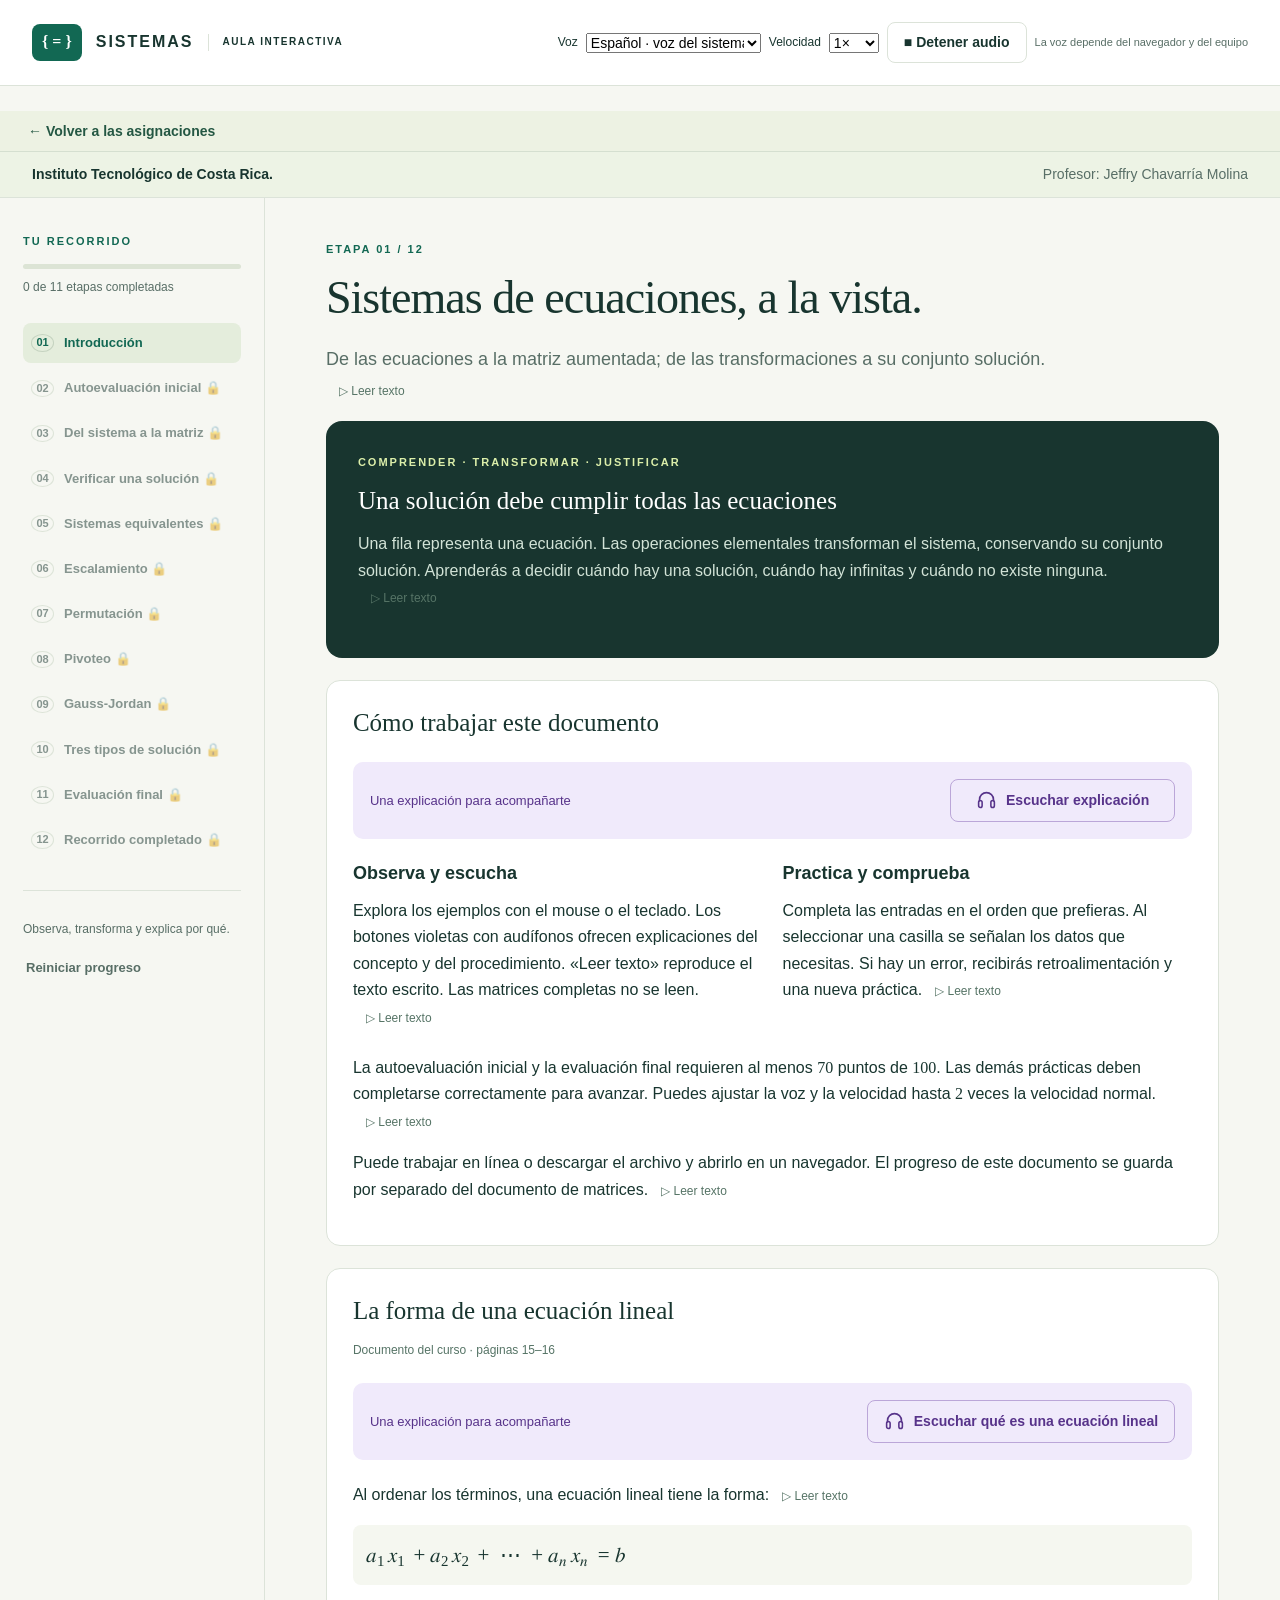
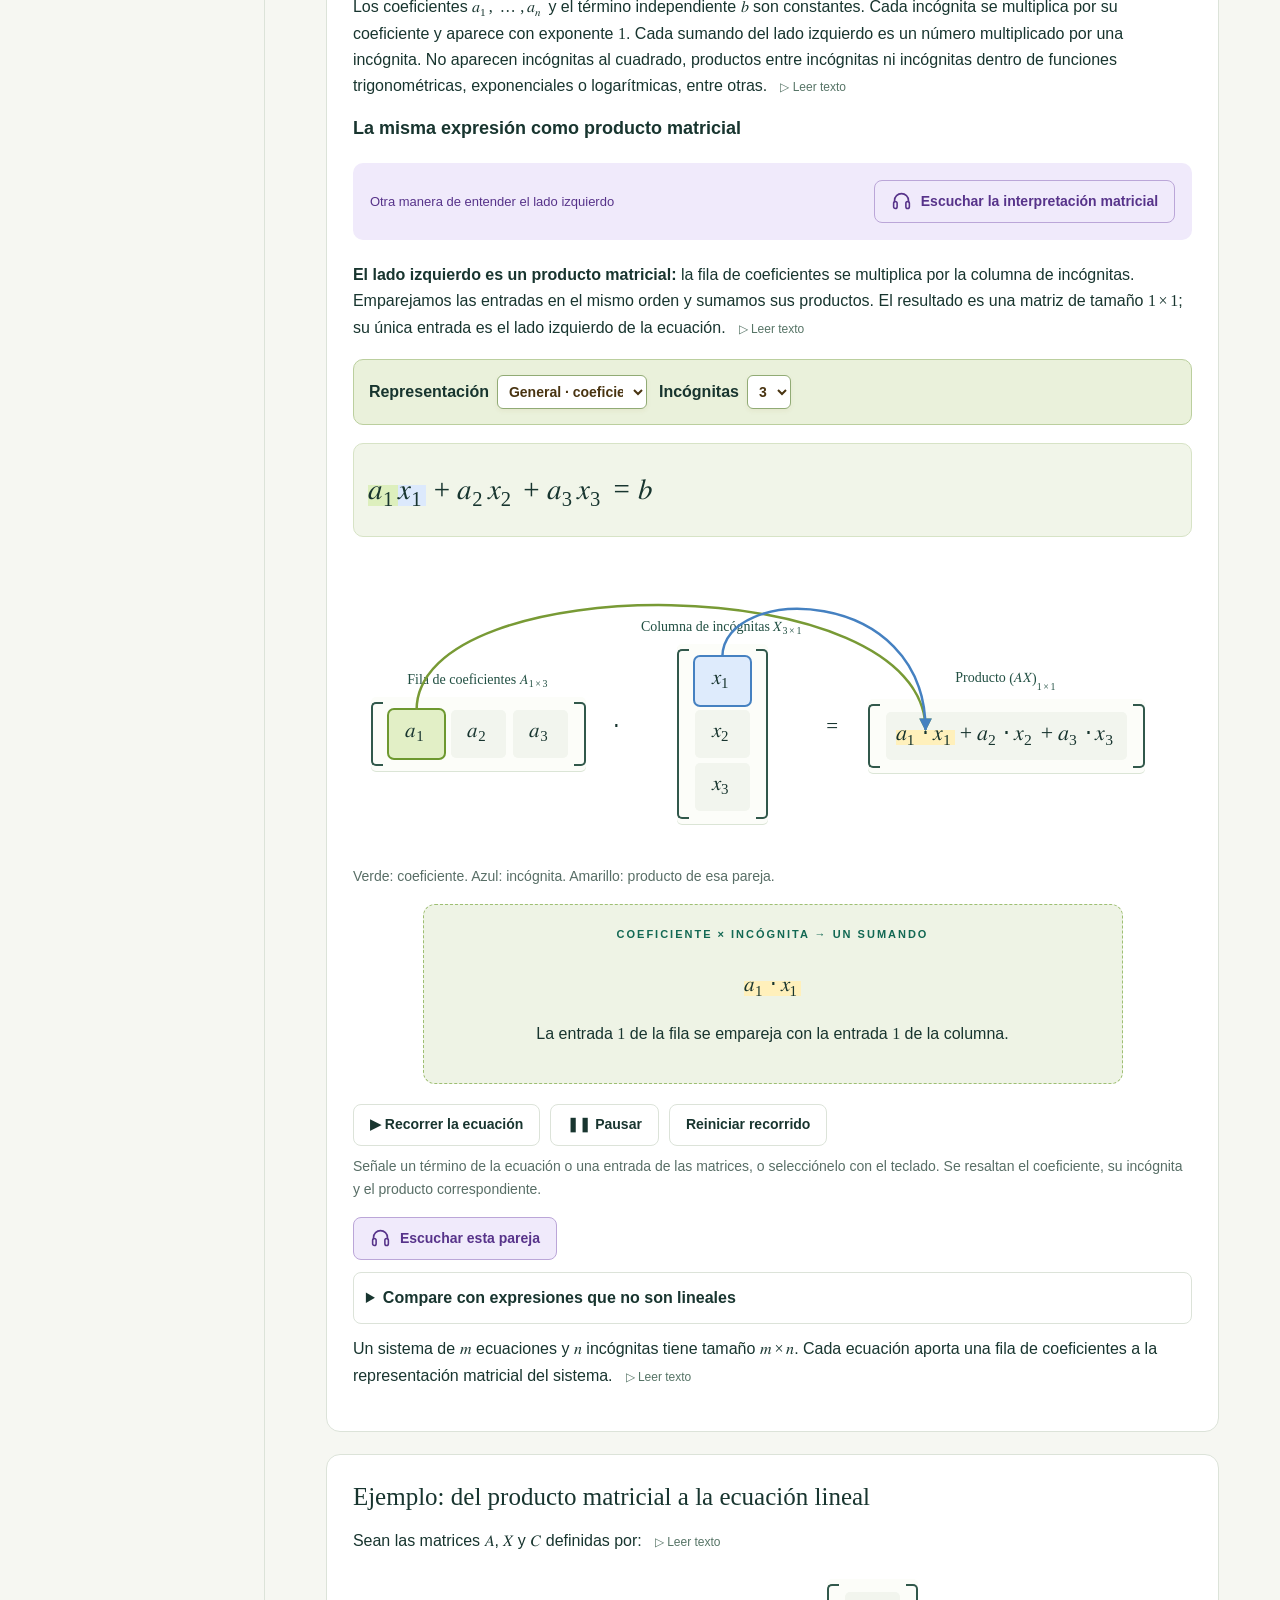
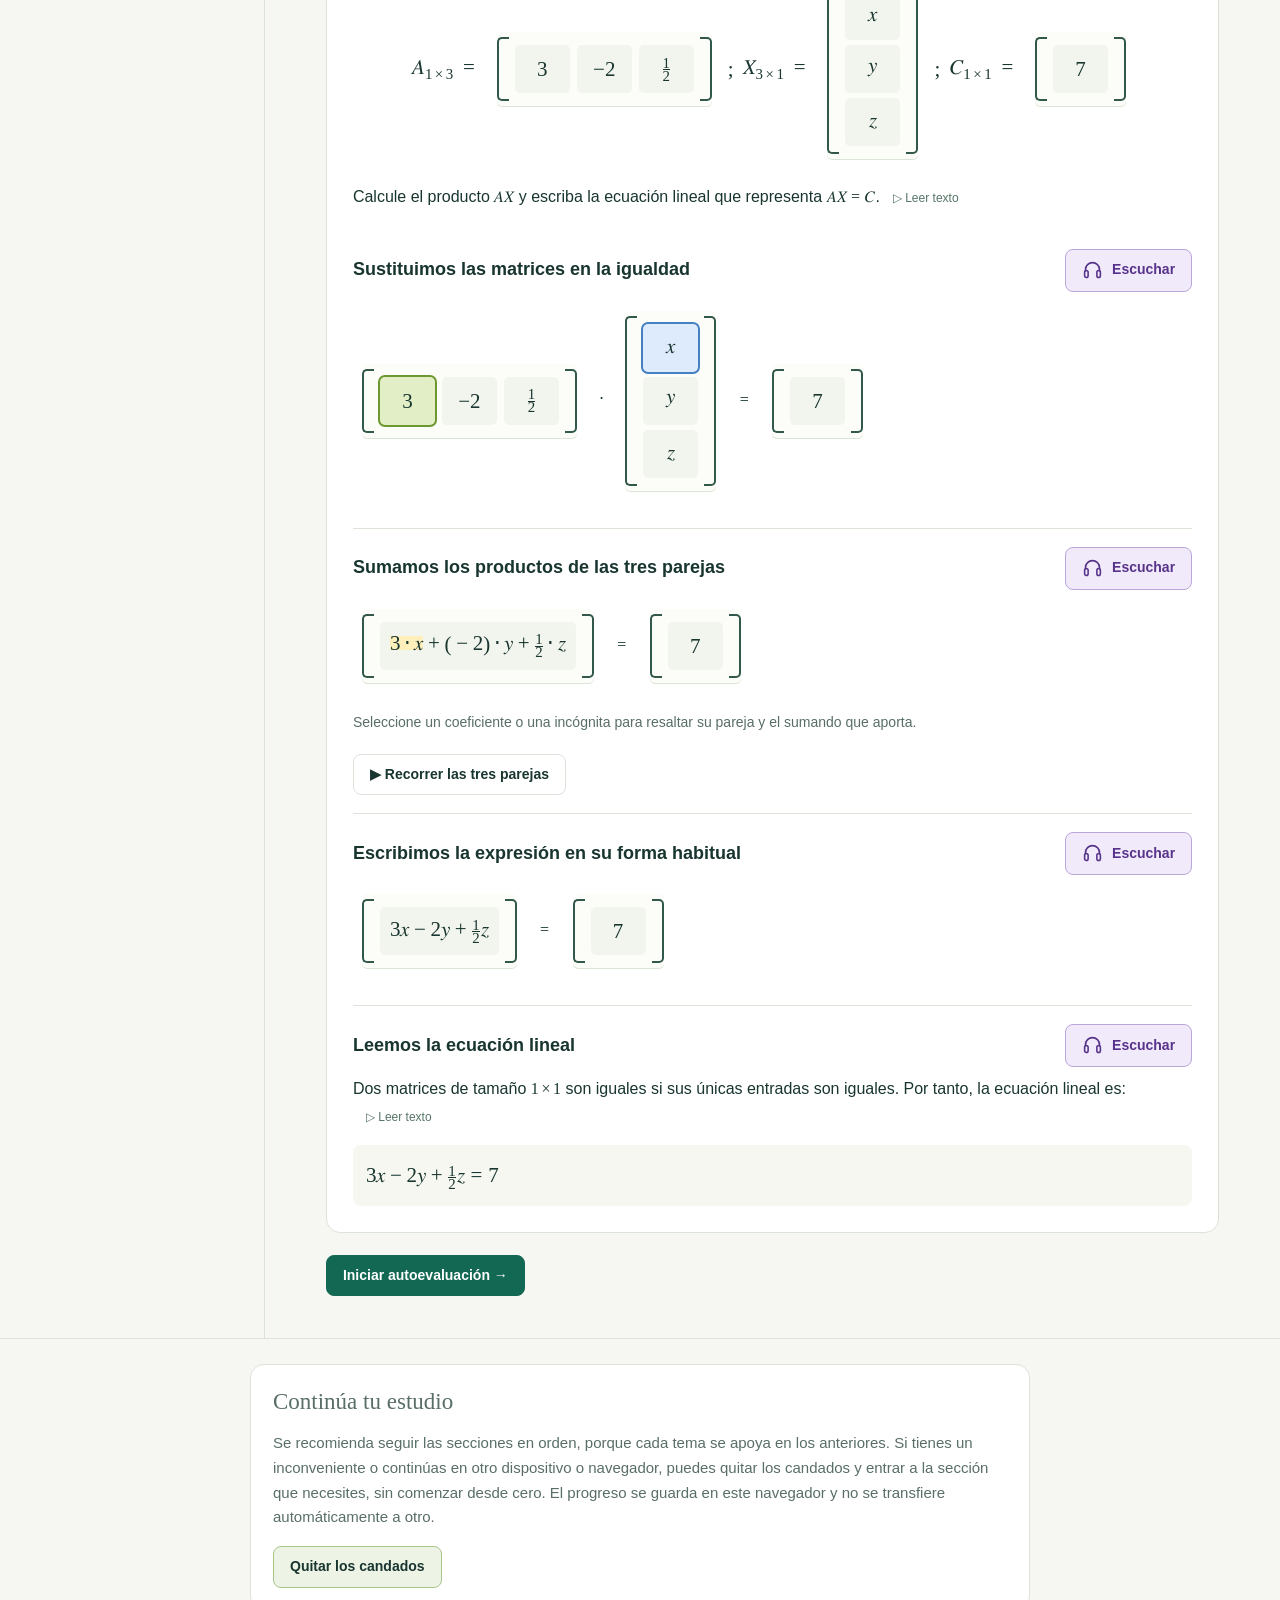
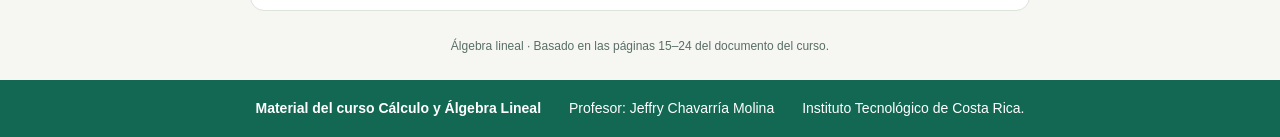
<file: CAL/matrices/Sistemas de ecuaciones.html>
<!DOCTYPE html>
<html lang="es"><head><meta charset="utf-8"><meta name="author" content="Jeffry Chavarría Molina"><meta name="viewport" content="width=device-width,initial-scale=1"><title>Sistemas de ecuaciones · Aula interactiva</title><style>:root{--ink:#18352f;--muted:#586e66;--green:#126853;--lime:#dcefaa;--paper:#f6f7f2;--line:#dce3d9;--orange:#ad5428;--blue:#235b9f}*{box-sizing:border-box}body{margin:0;background:var(--paper);color:var(--ink);font:16px/1.65 'Segoe UI',Arial,sans-serif}header{min-height:86px;background:#fff;border-bottom:1px solid var(--line);display:flex;align-items:center;justify-content:space-between;padding:16px 32px;gap:20px}.brand{color:var(--ink);text-decoration:none;font-weight:750;letter-spacing:2px;display:flex;align-items:center;gap:14px}.brand small{font-size:10px;letter-spacing:1.5px;border-left:1px solid var(--line);padding-left:14px}.brand-icon{background:var(--green);color:#fff;padding:5px 10px;border-radius:8px;font-family:Georgia;letter-spacing:0}.audio-tools{display:flex;align-items:center;gap:8px;font-size:12px}.audio-tools select{max-width:175px}select,button,input{font:inherit}button{border:1px solid var(--line);border-radius:8px;background:white;color:var(--ink);padding:10px 16px;cursor:pointer;font-weight:600}button:hover{border-color:var(--green);background:#eef5e7}button:disabled{opacity:.5;cursor:not-allowed}button:focus-visible,a:focus-visible,input:focus-visible,select:focus-visible{outline:3px solid #d79e35;outline-offset:3px}.primary{background:var(--green);color:white;border-color:var(--green)}.primary:hover{background:#0b4f40;color:white}.text-button{background:transparent;border:0;text-align:left;padding:3px;color:var(--muted);font-size:13px}.layout{display:grid;grid-template-columns:265px minmax(0,1fr);max-width:1560px;margin:auto}aside{padding:34px 23px;border-right:1px solid var(--line)}.eyebrow{font-size:11px;font-weight:750;letter-spacing:2px;color:var(--green);margin:0 0 14px}.progress{height:5px;background:#dce4d5;border-radius:8px;overflow:hidden}.progress span{height:100%;display:block;background:var(--green);transition:width .3s}#progress-text{font-size:12px;color:var(--muted)}nav{display:grid;gap:5px;margin-top:25px}nav button{font-size:13px;text-align:left;background:transparent;border:0;display:flex;gap:10px;align-items:center;padding:11px 8px}nav button.active{background:#e4eddc;color:var(--green)}nav button .num{font-size:11px;border:1px solid #c5d3c0;min-width:23px;text-align:center;border-radius:50%}.aside-note{margin-top:30px;padding-top:20px;border-top:1px solid var(--line);font-size:12px;color:var(--muted)}main{padding:42px 6%;min-height:80vh;min-width:0}h1{font-family:Georgia,serif;font-size:clamp(30px,3.6vw,47px);font-weight:500;line-height:1.15;letter-spacing:-1px;margin:12px 0 20px}h2{font-family:Georgia,serif;font-size:25px;font-weight:500;line-height:1.3;margin:0 0 14px}h3{font-size:17px;margin:0 0 12px}p{margin:9px 0 16px}.lead{font-size:18px;color:var(--muted);max-width:760px}.card{background:#fff;border:1px solid var(--line);border-radius:14px;padding:26px;margin:22px 0;min-width:0}.tint{background:#edf3e5;border:1px solid #d3e3c5}.hero{background:var(--ink);color:#fff;padding:32px;border-radius:16px;position:relative}.hero p{color:#d2e3d7}.hero .eyebrow{color:var(--lime)}.hero .read{color:var(--lime)}.columns{display:grid;grid-template-columns:1fr 1fr;gap:20px}.badge{display:inline-block;background:#e6eee0;color:var(--green);padding:4px 10px;border-radius:20px;font-size:11px;font-weight:700;letter-spacing:.4px}.read{padding:2px 7px;border:0;background:transparent;color:var(--green);font-size:12px;font-family:'Segoe UI',sans-serif;vertical-align:middle;margin-left:6px;font-weight:500}.read:hover{background:#e9f0dc}.math{font:22px/1.65 Georgia,'Times New Roman',serif;overflow-x:auto;padding:10px 2px}.math sub,.math sup{font-size:65%}.matrix{display:inline-grid;position:relative;padding:8px 14px;gap:7px 10px;vertical-align:middle;margin:9px 7px;font:19px/1.6 Georgia,serif;min-width:max-content}.matrix:before,.matrix:after{content:'';position:absolute;top:3px;bottom:3px;width:8px;border:2px solid #31574b}.matrix:before{left:0;border-right:0;border-radius:5px 0 0 5px}.matrix:after{right:0;border-left:0;border-radius:0 5px 5px 0}.cell{padding:3px 8px;min-width:43px;text-align:center;border-radius:5px;transition:background .3s,box-shadow .3s}.cell.row{background:#e6f1cd}.cell.col{background:#deebfc}.cell.pair{box-shadow:0 0 0 2px #dd7f38;background:#fff1df}.cell.target{background:#fff0c3;box-shadow:0 0 0 2px #b5841d}.matrix input{width:79px;min-width:0;text-align:center;border:1px solid #afc2af;border-radius:6px;padding:7px 2px;font:17px 'Segoe UI';background:#fafcf7}.matrix input.bad{border:2px solid #b54c3a;background:#fff2ef}.matrix input.good{border:2px solid #2c865d;background:#edf8ee}.matrix-wrap{overflow-x:auto;padding:6px 0}.equation{display:flex;align-items:center;justify-content:center;gap:9px;flex-wrap:wrap;margin:16px 0}.eq-sign{font:25px Georgia}.actions{display:flex;gap:10px;flex-wrap:wrap;margin-top:20px}.feedback{padding:18px;border-left:4px solid var(--orange);background:#fff3e9;border-radius:5px;margin:15px 0}.feedback.success{border-color:var(--green);background:#eaf4e4}.feedback p:last-child{margin-bottom:0}.choice{display:flex;align-items:center;gap:12px;padding:10px 12px;border:1px solid var(--line);border-radius:8px;margin:8px 0;cursor:pointer}.choice:has(input:checked){background:#e8f0df;border-color:var(--green)}fieldset{border:0;padding:0;margin:0}legend{font-weight:600;margin:8px 0;max-width:100%}.step{border-left:3px solid #bad19c;padding:9px 0 9px 20px;margin:18px 0;animation:appear .3s}.step .badge{margin-bottom:6px}.step p{margin-bottom:4px}.hidden{display:none!important}.stepper-controls{display:flex;gap:9px;flex-wrap:wrap;margin-top:15px}.dim{font:24px Georgia;display:inline-block;background:#f0f5e9;padding:10px;border-radius:8px;margin:6px}.inside{color:var(--orange);font-weight:700}.outside{color:var(--green);font-weight:700}.lab{position:relative}.lab svg{position:absolute;inset:0;width:100%;height:100%;pointer-events:none;overflow:visible}.lab .equation{padding-top:28px;padding-bottom:28px}.legend-colors{display:flex;flex-wrap:wrap;gap:16px;font-size:12px}.legend-colors span:before{content:'●';margin-right:6px;color:#6e982e}.legend-colors span:nth-child(2):before{color:#4581c1}.legend-colors span:nth-child(3):before{color:#d57832}.calc{background:#f4f7f0;border-radius:8px;padding:15px}.small{font-size:13px;color:var(--muted)}.formula{font-family:Georgia,serif;font-size:23px;padding:13px;background:#f5f7f0;border-radius:8px;overflow-x:auto}.question-number{color:var(--green);font-size:12px;font-weight:700}.finish{font-size:55px;color:var(--green)}footer{font-size:12px;color:var(--muted);text-align:center;padding:25px;border-top:1px solid var(--line)}@keyframes appear{from{opacity:0;transform:translateY(5px)}to{opacity:1;transform:translateY(0)}}@media(max-width:1000px){header{flex-wrap:wrap}.layout{grid-template-columns:215px minmax(0,1fr)}main{padding:30px 4%}.columns{grid-template-columns:1fr}.audio-tools{flex-wrap:wrap}}@media(max-width:700px){.layout{display:block}aside{border-right:0;border-bottom:1px solid var(--line);padding:18px}nav{display:flex;overflow-x:auto;margin-top:12px}nav button{min-width:160px}.aside-note{display:none}main{padding:25px 16px}.card{padding:18px}.brand small{display:none}header{padding:15px}.audio-tools select{max-width:140px}.matrix{gap:3px;font-size:17px}.cell{padding:2px 5px;min-width:32px}.math{font-size:20px}}@media(prefers-reduced-motion:reduce){*{animation:none!important;transition:none!important}}@media print{header,aside,.read,button,footer{display:none!important}.layout{display:block}main{padding:0}.card{break-inside:avoid}}
main:focus{outline:none}.hero .dim .read{color:var(--green)}.hero .matrix:before,.hero .matrix:after{border-color:#a4c4b4}.choice .read{margin-left:auto;flex-shrink:0}.choice span{min-width:0}.bad{outline:2px solid #b54c3a;border-color:#b54c3a}
.inline-math{font-family:Cambria,'Times New Roman',serif;font-size:1.08em;white-space:nowrap;font-variant-numeric:lining-nums}.inline-math sub,.inline-math sup{font-size:.72em}.inline-math i{font-style:italic}p sub,p sup{font-family:Cambria,serif}.narration-panel{display:flex;align-items:center;justify-content:space-between;gap:15px;flex-wrap:wrap;background:#e6eedf;border-radius:10px;padding:12px 18px;margin:20px 0 28px;font-size:13px}.narration-panel button{color:var(--green);border-color:#a9c394}.source-a{background:#e2efc6;box-shadow:0 0 0 2px #6d982f}.source-b{background:#dfecfc;box-shadow:0 0 0 2px #4581c1}.sum-stage{position:relative;isolation:isolate}.symbolic-equation{justify-content:center;gap:8px}.symbolic-equation .matrix{font-size:18px;padding:8px 12px;gap:7px}.symbolic-equation .cell{padding:4px;min-width:40px}.sum-matrix-label{display:flex;flex-direction:column;align-items:center;max-width:100%;overflow-x:auto;padding:4px}.symbolic-entry{font-family:Cambria,Georgia,serif;font-size:17px;font-weight:400;white-space:nowrap;padding:6px 4px;background:transparent;border:0}.symbolic-entry:hover{background:#fff1bf}.sum-tray{min-height:95px;display:flex;flex-direction:column;align-items:center;justify-content:center;background:#f3f6ed;border:1px dashed #b5c6a3;border-radius:10px;margin:15px auto 22px;max-width:430px;gap:4px}.sum-tray>.inline-math{font-size:24px}.sum-tray.merged{background:#fbf1cf;border-color:#c39630}.flying-term{position:absolute;z-index:6;pointer-events:none;padding:8px 13px;border-radius:8px;white-space:nowrap;font:21px Cambria,Georgia,serif;box-shadow:0 4px 15px #18352f25}.term-a{background:#e2efc6;border:2px solid #6d982f}.term-b{background:#dfecfc;border:2px solid #4581c1}.term-result{background:#fff0bb;border:2px solid #bf8b24}.available{background:#f3f7e9}#guided-C input{width:75px}#guided-cue:empty,#practice-cue:empty{display:none}@media(max-width:1100px){.symbolic-equation{gap:5px}.symbolic-equation .matrix{font-size:16px;gap:4px}.symbolic-entry{font-size:16px}}@media(max-width:700px){.symbolic-equation{flex-direction:column}.symbolic-equation .matrix{font-size:18px}.symbolic-entry{font-size:17px}.sum-tray{max-width:100%}.symbolic-equation .eq-sign{margin:3px 0}}
.matrix input:disabled{opacity:.5;background:#edf0e8;cursor:not-allowed}.matrix input{font-family:Cambria,'Times New Roman',serif;font-size:19px}.formula,.math,.matrix,.dim,.eq-sign{font-family:Cambria,'Times New Roman',serif}
/* Matrices con ritmo visual uniforme, entradas separadas y jerarquía clara. */
.matrix{padding:13px 18px;gap:5px 7px;background:#fcfdf9;border-radius:5px;font-size:21px;box-shadow:0 1px 0 #dbe5d6}.matrix .cell{min-width:57px;min-height:42px;display:flex;align-items:center;justify-content:center;padding:6px 9px;background-color:#f2f5ee;border:1px solid transparent;font-variant-numeric:lining-nums;white-space:nowrap}.matrix .cell.source-a,.matrix .cell.row{background:#e2efc6}.matrix .cell.source-b,.matrix .cell.col{background:#deebfc}.matrix .cell.target{background:#fff0c3}.matrix .cell.pair{background:#fff1df}.matrix:before,.matrix:after{border-width:2.5px;width:10px;top:5px;bottom:5px;border-color:#31584b}.matrix input{width:94px;min-height:38px;background:#fff;box-shadow:inset 0 1px 3px #17342f12;font-size:20px}.matrix-block{display:flex;flex-direction:column;align-items:center;max-width:100%;padding:5px;overflow-x:auto}.matrix-name{font:21px Cambria,serif;font-style:italic;color:#214f42;white-space:nowrap}.matrix-name sub{font-size:12px;font-style:normal;color:#748174;margin-left:4px}.hero .matrix{background:#24483d}.hero .matrix .cell{background:#315447}.matrix-name .read{display:none}.scalar-chip{background:#e5eddc;border:1px solid #adc898;border-radius:10px;padding:10px 16px;font:24px Cambria,serif;color:#32651d}.lab-toolbar,.practice-selector{display:flex;align-items:center;gap:10px;flex-wrap:wrap;margin:15px 0}.lab-toolbar select,.practice-selector select{padding:8px;border:1px solid var(--line);border-radius:7px;background:#fff;max-width:100%}.key{margin-left:auto;font-size:12px;color:var(--muted);display:flex;align-items:center;gap:6px}.key b{display:inline-block;width:9px;height:9px;border-radius:50%}.dot-a{background:#7f9e3b}.dot-b{background:#5184c1}.dot-c{background:#c99a2c}.visual-stage{position:relative;isolation:isolate}.visual-stage .matrix{max-width:100%}.visual-stage #op-R .cell{cursor:pointer}.visual-stage #op-R .cell:hover{border-color:#b8862b}.visual-tray{min-height:110px;padding:18px;background:#f1f5e9;border:1px dashed #b1c597;border-radius:12px;text-align:center;margin:24px 0}.visual-tray p{font-size:14px;margin:8px 0 0}.visual-tray.arrived{background:#fff3d2;border-color:#c6a23b}.phase-label{font-size:10px;letter-spacing:1.5px;color:#64735e}.visual-flight{position:absolute;z-index:10;padding:10px 15px;border-radius:8px;white-space:nowrap;font:23px Cambria,serif;pointer-events:none;box-shadow:0 5px 18px #15372c25}.accumulator{display:block;font:19px Cambria,serif;color:#81570e;background:#fff3c8;padding:7px;margin-top:10px;border-radius:6px}.pipeline-track{display:flex;gap:7px;overflow-x:auto;margin:20px 0;padding:5px}.pipeline-track button{white-space:nowrap;font-size:12px;min-width:145px}.pipeline-track .current{background:#dfeccb;border-color:#7f9e3b}.shape-card{padding:15px;background:#fff;border:1px solid #cbdcc0;border-radius:10px;display:flex;flex-direction:column;align-items:center;gap:10px}.shape-grid{display:grid;gap:5px}.shape-grid span{width:22px;height:22px;background:#dcebc9;border:1px solid #aac58f;border-radius:4px}.shape-card:nth-of-type(2) .shape-grid span{background:#dce8fa;border-color:#9cbada}.dim-bridge{color:#a56824;text-align:center;font-weight:650;background:#fff3d2;padding:12px;border-radius:9px;font-size:13px}.dimension-frame{margin:20px 0;padding-bottom:10px}.dimension-frame .equation{gap:15px}.property-visual{border-top:1px solid #dbe5d6;margin-top:20px;padding-top:14px}.prop-operands{position:relative}.prop-ghost{position:absolute;pointer-events:none;z-index:3}.prop-results{border:1px solid #c4d9b3;background:#f0f7e8;border-radius:12px;padding:12px}.prop-results .matrix .cell{background:#edf5e2}.equality-badge{border-radius:50%;padding:3px 13px;background:#d7e8bf;font:30px Cambria}.proof-expression{font:clamp(21px,2.5vw,30px) Cambria,serif;padding:22px;background:#f3f7ec;border:1px solid #d9e5cd;border-radius:10px;margin:12px 0;overflow-x:auto}.fixed-factor{background:#dce8fc;border-radius:5px;padding:2px 4px;color:#255c9c}.read{display:none}.narration-panel button,[data-audio-control],[data-prop-audio],#op-audio{font-size:13px;font-weight:600}.symbolic-entry{font-size:18px}.symbolic-equation .matrix .cell{min-width:45px;min-height:40px}.matrix input:focus{background:#fffbe8}.matrix .result-arrived{animation:result-pulse .5s}@keyframes result-pulse{50%{transform:scale(1.06);background:#e5f3cb}}@media(max-width:700px){.matrix{font-size:19px;gap:4px;padding:10px 14px}.matrix .cell{min-width:43px;min-height:37px;padding:4px 6px}.matrix input{width:74px;font-size:18px}.matrix-name{font-size:19px}.key{margin-left:0}.operation-equation{flex-direction:column}.prop-results .matrix{font-size:17px}.prop-results .cell{min-width:38px}.visual-tray{padding:13px}.symbolic-equation .matrix .cell{min-width:38px}.shape-card{padding:10px}.dimension-shapes{flex-wrap:wrap}.lab-toolbar select{font-size:13px}}@media(prefers-reduced-motion:reduce){.matrix .result-arrived{animation:none}}
.fraction{display:inline-grid;grid-template-rows:auto auto;line-height:1.1;text-align:center;vertical-align:middle;font-size:.84em;min-width:20px}.numerator{border-bottom:1px solid currentColor;padding:0 3px 2px}.denominator{padding:2px 3px 0}.fraction-slash{position:absolute;width:1px;height:1px;overflow:hidden;clip-path:inset(50%)}.matrix .cell:has(.fraction){min-height:47px}
#lab-content{position:relative}.structure-scene .matrix .cell{transition:background .35s}.narration-panel button{min-width:225px}#structure-cue{min-height:28px}.property-scene .formula{font-size:24px}
/* Tamaño matemático común. Los índices conservan su jerarquía matemática. */
:root{--math-size:21px}
.math,.formula,.dim,.eq-sign,.matrix,.scalar-chip,.symbolic-entry,.proof-expression,.flying-term,.visual-flight,.accumulator,.matrix-name,.symbolic-equation .matrix,.symbolic-equation .symbolic-entry,.property-scene .formula,.prop-results .matrix{font-size:var(--math-size)}
.inline-math{font-size:1em}.equation>.inline-math,.sum-tray>.inline-math{font-size:var(--math-size)}
.matrix .cell,.matrix input,.matrix .inline-math{font-size:inherit}
/* Fracción de estilo texto: compacta como tfrac, sin agrandar el entero adyacente. */
.fraction{font-size:1em;line-height:1.05;min-width:.8em;vertical-align:middle}
.fraction .numerator,.fraction .denominator{font-size:.7em;line-height:1.1}
.fraction .numerator{padding:0 .12em 1px;border-bottom:1px solid currentColor}
.fraction .denominator{padding:1px .12em 0}
.matrix .cell:has(.fraction){min-height:42px}
@media(max-width:700px){:root{--math-size:19px}.matrix .cell:has(.fraction){min-height:37px}}
.equation{font-family:Cambria,'Times New Roman',serif;font-size:var(--math-size)}
.scalar-chip.scalar-source{background:#dfecfc;border-color:#4581c1;box-shadow:0 0 0 2px #4581c1}
#scalar-operation-factor,#scalar-operation-entry,#pipe-operation-factor,#pipe-operation-entry{padding:0;border-radius:3px}
#scalar-operation-factor,#pipe-operation-factor{background:#dfecfc}#scalar-operation-entry,#pipe-operation-entry{background:#e2efc6}
.position-workspace{display:flex;align-items:center;justify-content:center;gap:22px;margin:14px 0}
.position-visual{display:flex;flex-direction:column;align-items:center;flex-shrink:0}
.position-controls{max-width:405px}.position-sentence{font-size:17px;line-height:2.6;margin:0 0 10px}
.position-sentence label{font-weight:650}.position-box{width:65px;padding:7px 5px;text-align:center;font:var(--math-size) Cambria,serif;border:1px solid #afc398;border-radius:7px;vertical-align:middle}
.position-box.row-box{background:#edf5dd;border-color:#8caf50}.position-box.col-box{background:#eaf2fe;border-color:#789ecd}
.position-controls .formula{display:inline-block;min-width:125px;margin:0;padding:8px 14px}
@media(max-width:700px){.position-workspace{flex-direction:column;gap:8px}.position-controls{max-width:100%;text-align:center}.position-sentence{font-size:16px;margin-bottom:8px}.position-box{width:60px}}
.structure-toolbar select{font-family:Cambria,serif;font-size:18px}.structure-toolbar #structure-rows,.structure-toolbar #structure-cols{min-width:65px}.structure-toolbar select:disabled{background:#edf0e7;color:#56664c}.matrix .cell.structure-zero{background:#e4edfb;color:#315b94}.matrix .cell.structure-region{background:#e8f1d8}.matrix .cell.structure-mirror{box-shadow:0 0 0 2px #4581c1;background:#dfecfc}.matrix .cell.structure-zero.target,.matrix .cell.structure-region.target{background:#fff0c3;color:var(--ink)}
.selected-mode[aria-pressed="true"]{background:#e6efda;border-color:#9cb975;color:var(--green)}
/* Cada entrada numérica o compleja forma una sola expresión matemática. */
.matrix-math{font-family:'Cambria Math',Cambria,'Times New Roman',serif;font-size:inherit;math-style:compact;white-space:nowrap;vertical-align:middle}
.matrix-math mrow{white-space:nowrap}.matrix-math mo{color:inherit}

.operation-size-controls{display:inline-flex;align-items:center;gap:8px;flex-wrap:wrap}
.matrix-power{display:inline-flex;align-items:flex-start;flex-shrink:0;white-space:nowrap}
.transpose-exponent{font:15px 'Cambria Math',Cambria,serif;margin-left:-3px;padding:0 4px 0 0;line-height:1}
#operation-size-description:empty{display:none}

.pipeline-layout{display:grid;grid-template-columns:minmax(0,1fr);gap:24px;margin-top:24px;align-items:start}
.pipeline-reference{min-width:0;background:#f7f9f3;border:1px solid #d4e1ca;border-radius:12px;padding:18px}
.pipeline-interactive{min-width:0}
.pipeline-reference h3,.pipeline-interactive h3{margin-bottom:12px}
.procedure-line{padding:16px 0 12px 12px;border-left:3px solid #d2ddc8;margin-top:12px;border-top:1px solid #e0e7d9}
.procedure-line.current-reference{border-left-color:#5c852e;background:#eef5e6}
.procedure-line h4{font-size:14px;margin:0 0 8px;color:#31574b}
.procedure-line p{margin:8px 8px 0 0}
.procedure-scroll{overflow-x:auto;max-width:100%;padding:6px 0}
.procedure-equation{display:flex;align-items:center;gap:7px;width:max-content;min-width:100%;font-size:var(--math-size)}
.procedure-transpose{display:inline-flex;align-items:center;gap:5px}
.procedure-transpose>.transpose-exponent{align-self:flex-start;margin-top:2px}
.pipeline-reference .matrix{margin:4px 2px}

@media(max-width:700px){.pipeline-reference{padding:12px}.procedure-line{padding-left:8px}.procedure-equation{gap:4px}}

.given-matrix{display:flex;align-items:center;gap:5px;max-width:100%;overflow-x:auto}
.given-matrix>.math{flex-shrink:0;overflow:visible;white-space:nowrap}
.given-matrices{gap:22px;align-items:center}
.dimension-question{padding:18px;background:#f2f6ec;border:1px solid #d5e0cb;border-radius:10px;margin:20px 0}
.dimension-question select{margin-left:7px;padding:9px;border:1px solid #b6c9ac;border-radius:7px;background:white}
.result-introduction{margin-top:24px;font-weight:600}
@media(max-width:700px){.dimension-question{padding:12px}.given-matrices{flex-direction:column;align-items:flex-start}}

.procedure-heading{display:flex;align-items:center;justify-content:space-between;gap:10px;flex-wrap:wrap;margin-bottom:10px}
.procedure-heading h4{margin:0}
.procedure-heading button{font-size:12px;padding:7px 10px}
.procedure-parenthesis{position:relative;align-self:stretch;width:12px;flex-shrink:0;margin:7px 0;color:#214f42}
.procedure-parenthesis svg{position:absolute;inset:0;width:100%;height:100%}

button.audio-explanation{display:inline-flex;align-items:center;justify-content:center;gap:9px;background:#f0eafb;color:#57338a;border:1px solid #bba6d8;font-size:13px;font-weight:650;line-height:1.4;text-align:left}
button.audio-explanation:hover{background:#e4d8f6;border-color:#8054b4;color:#45216f}
button.audio-explanation[aria-pressed="true"]{background:#67409c;border-color:#67409c;color:white}
.explanation-audio-icon{width:21px;height:21px;flex-shrink:0}
.narration-panel:has(.audio-explanation){background:#f0eafb;color:#57338a}

/* Criterio tipográfico común para texto, controles y notación matemática. */
:root{
 --font-text:'Segoe UI',Arial,sans-serif;
 --font-heading:Georgia,'Times New Roman',serif;
 --font-math:'Cambria Math',Cambria,'Times New Roman',serif;
 --text-size:16px;
 --text-small:14px;
 --control-size:14px;
}
body{font-family:var(--font-text);font-size:var(--text-size);line-height:1.65}
h1,h2{font-family:var(--font-heading);font-style:normal;font-weight:500}
h3{font-family:var(--font-text);font-size:18px;font-weight:650;line-height:1.4}
h4,.procedure-line h4{font-family:var(--font-text);font-size:15px;font-weight:650;line-height:1.4}
p,legend,label,.small,.key,.legend-colors,.dim-bridge,.narration-panel,.phase-label{font-family:var(--font-text);font-style:normal}
.small,.visual-tray p,.key,.legend-colors,.narration-panel,.dim-bridge{font-size:var(--text-small)}
.lead{font-size:18px}
button,select,input,.structure-toolbar select,.lab-toolbar select,.practice-selector select{font-family:var(--font-text);font-size:var(--control-size);font-style:normal;line-height:1.4}
button,.position-sentence label{font-weight:600}
button.audio-explanation,.procedure-heading button,.pipeline-track button,.narration-panel button{font-size:var(--control-size);font-weight:600}
.math,.formula,.dim,.eq-sign,.equation,.matrix,.scalar-chip,.symbolic-entry,.matrix-name,.proof-expression,.flying-term,.visual-flight,.procedure-equation,.inline-math,.matrix-math{font-family:var(--font-math);font-style:normal}
.math,.formula,.dim,.eq-sign,.equation,.matrix,.scalar-chip,.symbolic-entry,.matrix-name,.proof-expression,.flying-term,.visual-flight,.procedure-equation{font-size:var(--math-size);font-weight:400}
.inline-math,.matrix-math{font-size:inherit;font-weight:inherit}
.equation>.inline-math,.sum-tray>.inline-math{font-size:var(--math-size)}
.matrix input,.position-box{font-family:var(--font-math);font-size:var(--math-size);font-weight:400;line-height:1.4}
.matrix-name{font-style:normal}
.matrix-math mtext{font-family:var(--font-text);font-style:normal;font-weight:400}
.accumulator{font-family:var(--font-text);font-size:var(--text-small);line-height:1.5}
.accumulator .matrix-math{font-size:var(--math-size)}
.transpose-exponent{font-family:var(--font-math);font-size:calc(var(--math-size)*.7)}
.position-sentence{font-size:var(--text-size)}
@media(max-width:700px){h3{font-size:17px}}

/* El MathML comparte la línea de base del texto que lo rodea. */
.matrix-math{vertical-align:baseline}
.inline-math{vertical-align:baseline}

.matrix-problem-statement>.formula{margin-top:10px}
.matrix-problem-statement .given-matrices{gap:12px}
@media(max-width:700px){.matrix-definition-separator{align-self:flex-end;margin:-8px 8px}}


/* Selectores visibles para elegir ejercicios y variantes. */
main select,.lab-toolbar select,.practice-selector select,.dimension-question select{
 background:#fff4cf;border:2px solid #b78324;border-radius:9px;
 color:#493411;padding:10px 13px;font-weight:600;max-width:100%;
 box-shadow:0 2px 5px #9b6b1712;cursor:pointer;
}
main select:hover{background:#ffeab0;border-color:#896015}
main select:focus-visible{outline:3px solid #526ba8;outline-offset:3px}
main select:disabled{background:#f1f2ed;border-color:#c9cebf;color:#626b59;cursor:default;box-shadow:none}
.practice-selector{background:#fff8e5;border:1px solid #e6c77e;border-left:5px solid #b78324;border-radius:10px;padding:15px 18px;gap:14px}
.practice-selector label,.lab-toolbar label[for="second-combined-variant"]{font-weight:650;color:#493411}

/* Cada producto deja visible su contribución y la suma acumulada. */
.product-accumulation{display:grid;gap:14px;text-align:left;font-family:var(--font-text)}
.product-caption{display:block;font-family:var(--font-text);font-size:13px;font-weight:650;color:#355044;margin-bottom:7px}
.product-current,.product-sum{padding:13px 16px;background:#fff;border:1px solid #d5dfc9;border-radius:9px;overflow-x:auto}
.product-current{border-left:4px solid #b78324;background:#fff9e8}
.product-total{display:flex;align-items:center;gap:16px;flex-wrap:wrap;background:#e4efd4;border:2px solid #90aa66;border-radius:10px;padding:14px 16px}
.product-total .product-caption{margin:0}.product-total .small{margin-left:auto}
.product-history-scroll{overflow-x:auto;max-width:100%}
.product-history{width:100%;border-collapse:collapse;background:#fff;font-family:var(--font-text);font-size:14px}
.product-history caption{text-align:left;font-size:13px;font-weight:650;margin-bottom:9px}
.product-history th,.product-history td{padding:10px 12px;text-align:left;border-bottom:1px solid #dbe4d3;white-space:nowrap}
.product-history th{font-size:12px;color:#4a6041;background:#edf3e5}
.product-history .current-product{background:#fff1c9}
@media(max-width:700px){.product-total{gap:10px}.product-total .small{margin-left:0}.product-history th,.product-history td{padding:9px 8px}}

.row-final-result{display:flex;align-items:center;justify-content:center;gap:9px;max-width:100%}

.general-product-definitions{display:grid;gap:20px;margin:24px 0}
.general-product-definitions>div{padding:16px;background:#f8faf4;border:1px solid #dbe4d1;border-radius:10px;min-width:0}
.general-product-definitions .equation{gap:16px}
.symbolic-row-matrix .cell{gap:10px;min-width:155px}
.symbolic-row-line{display:block;height:1px;flex:1;background:#527446;min-width:28px}
.symbolic-column-matrix .cell{flex-direction:column;gap:10px;min-height:150px;min-width:50px}
.symbolic-column-line{display:block;width:1px;flex:1;background:#4972a1;min-height:25px}
.general-product-map{padding:18px;background:#f5f8ef;border-radius:10px;overflow-x:auto;justify-content:flex-start}
#general-product-result .cell[role="button"]{cursor:pointer}
#general-product-result .cell[role="button"]:focus-visible{outline:3px solid #5b75ad;outline-offset:1px}
.general-product-selection{padding:14px 18px;background:#fff7df;border-left:4px solid #b78324;border-radius:8px;margin:18px 0}
.general-product-selection p{margin-top:0}
@media(max-width:700px){.general-product-definitions>div{padding:10px}.general-product-definitions .equation{flex-direction:column}.general-product-map{padding:10px}.general-product-selection{padding:12px}.symbolic-column-matrix .cell{min-width:38px}}

.symbolic-product-scroll{overflow-x:auto;max-width:100%;margin:20px 0}
.symbolic-product-stage{position:relative;isolation:isolate;width:max-content;min-width:100%;padding:65px 8px 18px}
.symbolic-product-equation{flex-wrap:nowrap;gap:16px;margin:0}
.symbolic-product-equation .matrix-block{overflow:visible;flex-shrink:0}
#symbolic-product-arrows{position:absolute;inset:0;width:100%;height:100%;pointer-events:none;z-index:2;overflow:hidden}
#symbolic-product-AB .cell[role="button"]{cursor:pointer;transition:background-color .2s,border-color .2s}
#symbolic-product-AB .cell[role="button"]:focus-visible{outline:3px solid #5274b1;outline-offset:1px}
.symbolic-product-cue{background:#fff8e5;border-left:4px solid #b78324;padding:12px 16px;border-radius:9px}
.symbolic-product-cue p{margin-bottom:0}
@media(max-width:700px){.symbolic-product-equation{gap:12px}.symbolic-product-stage{padding-top:65px}.symbolic-product-cue{padding:10px}}

.symbolic-product-stage{min-width:0;transform-origin:top left}
.symbolic-product-scroll.fit-line{overflow:hidden}
#symbolic-product-A{padding:14px 20px;gap:7px}
#symbolic-product-A .cell{min-width:190px;min-height:52px}
#symbolic-product-B .cell{min-width:46px}

.compatibility-controls{display:flex;gap:12px;flex-wrap:wrap;margin:20px 0}.compatibility-controls label{display:flex;align-items:center;gap:9px;font-size:14px;font-weight:600;background:#fff;padding:9px 12px;border:1px solid #d3dfc7;border-radius:9px}
.compatibility-diagram{display:grid;grid-template-columns:1fr auto 1fr auto 1fr;align-items:center;gap:12px;margin:24px 0}
.compatibility-matrix-card{align-self:stretch;display:flex;flex-direction:column;align-items:center;justify-content:center;padding:16px 10px;background:#fff;border:1px solid #cbdcbf;border-radius:12px;min-width:0;text-align:center}
.compatibility-matrix-card h3{margin:0 0 12px;font-size:20px}.compatibility-size{display:flex;align-items:center;justify-content:center;gap:8px;margin-bottom:15px}
.compatibility-dimension{display:inline-flex;flex-direction:column;align-items:center;gap:3px;padding:7px 10px;border-radius:8px;font-size:11px;font-weight:600;text-align:center}
.compatibility-dimension.outer-A{background:#e3efd0;color:#385422}.compatibility-dimension.outer-B{background:#deebfc;color:#245b92}.compatibility-dimension.inner-count{background:#fff1c1;color:#76521a;border:2px solid #c89a38}
.compatibility-matrix{gap:4px!important;padding:12px 16px!important}.compatibility-square{width:24px;height:24px;background:#e9eee3;border:1px solid #cbd7bf;border-radius:3px}.compatibility-row{background:#cfe49f;border-color:#829e4f}.compatibility-column{background:#b8d2f3;border-color:#638fc5}.compatibility-result{background:#e5ede0}
.compatibility-answer.valid{background:#f5fbea;border:2px solid #98b36c}.compatibility-answer.invalid{background:#fff2ed;border:2px solid #b9674a}.compatibility-answer.invalid h3{font-family:var(--font-text);font-size:17px;color:#873e29}
.compatibility-check{padding:18px;border-radius:10px;text-align:center;border:2px solid #98b36c;background:#f6fbea}.compatibility-check.invalid{border-color:#b9674a;background:#fff3ec}.compatibility-inner-equation{display:flex;align-items:center;justify-content:center;gap:16px;margin-top:14px}.compatibility-check p{margin-bottom:0}
.compatibility-pairing{margin:22px 0}.compatibility-pairing h3{font-size:18px}.compatibility-pairs{display:flex;gap:10px;flex-wrap:wrap}.compatibility-pair{display:grid;grid-template-columns:auto auto auto;align-items:center;gap:8px;background:#fff;border:1px solid #ccdac0;border-radius:9px;padding:12px}.compatibility-pair-index{grid-column:1/-1;font-size:12px;color:#55674b}.compatibility-entry{padding:8px 10px;border-radius:6px;min-width:43px;text-align:center}.entry-A{background:#e1eecb}.entry-B{background:#deebfc}.entry-missing{background:#fff5ed;border:1px dashed #bc7051;color:#9a5238}.compatibility-pair.unmatched{border:2px solid #bc7051;background:#fff3ed}.compatibility-pair-link{font-size:22px;color:#799253}.compatibility-pair.unmatched .compatibility-pair-link{color:#a75036}
@media(max-width:1000px){.compatibility-diagram{grid-template-columns:1fr}.compatibility-sign{text-align:center}.compatibility-matrix-card{padding:18px}.compatibility-controls label{flex:1 1 190px;justify-content:space-between}}

.compatibility-dimension > .matrix-math{font-size:24px;line-height:1.2}

.compatibility-diagram{position:relative;padding-top:92px}
#compatibility-arrows{position:absolute;inset:0;width:100%;height:100%;pointer-events:none;z-index:2;overflow:hidden}
.compatibility-arrow-legend{display:flex;gap:15px;flex-wrap:wrap;margin:12px 0 20px;font-size:13px;font-weight:600}
.inner-legend{color:#8b5e12}.rows-legend{color:#496d20}.columns-legend{color:#286298}
@media(max-width:1000px){.compatibility-diagram{padding-top:12px}.compatibility-matrix-card{padding-left:30px;padding-right:30px}}

.dimension-vertical-procedure{margin:22px 0}.dimension-procedure-step{border-left:3px solid #b0c891;padding:14px 0 14px 18px;margin:12px 0}.dimension-step-heading{display:flex;align-items:center;justify-content:space-between;flex-wrap:wrap;gap:10px;margin-bottom:10px}.dimension-step-heading h3{font-family:var(--font-text);font-size:14px;margin:0}.dimension-procedure-step p{margin-bottom:0}.dimension-scene-equations{display:grid;gap:10px;margin-bottom:12px}.dimension-scene-equations .formula{margin:0}

.dimension-motion-initial>.badge{margin-bottom:10px}.dimension-motion-equality{margin-bottom:12px}.dimension-frame>.dimension-step-heading h3{font-family:var(--font-text);font-size:14px;margin:0}
.dimension-motion-graphics{margin-top:14px;background:#f7faf1;border:1px solid #d5e0c9;border-radius:8px;padding:10px 14px}.dimension-motion-graphics summary{cursor:pointer;font-size:13px;font-weight:600;color:#39542d}
.dimension-paper-summary{margin:25px 0 0;padding:20px;background:#edf5e3;border:2px solid #b4c99b;border-radius:10px}.dimension-paper-summary h3{margin-top:0}.dimension-paper-chain{display:grid;gap:0;background:#fff;border-radius:8px;padding:10px;margin:15px 0}.dimension-paper-chain .formula{background:transparent;border-radius:0;margin:0;padding:10px 12px}
.property-list{list-style:none;margin:18px 0 28px;padding:0;background:#fff;border:1px solid var(--line);border-radius:14px;overflow:hidden}.property-item{padding:18px 22px}.property-item+.property-item{border-top:1px solid var(--line)}.property-heading{display:flex;align-items:center;justify-content:space-between;gap:12px;flex-wrap:wrap}.property-heading h3{margin:0;font-size:20px}.property-heading button{font-size:13px}.property-item>.formula{margin:12px 0;font-size:var(--math-size)}.property-example{margin-top:10px;border:1px solid #ccdcbc;border-radius:9px;background:#f7faf2}.property-example>summary{cursor:pointer;padding:11px 14px;color:#285445;font-weight:600;font-size:14px}.property-example>summary:hover{background:#eaf2df;border-radius:9px}.property-example>summary:focus-visible{outline:3px solid #b49bdc;outline-offset:2px}.property-example[open]>summary{border-bottom:1px solid #dce6d2}.property-example-content{padding:14px 18px}.property-example-content>p:first-child{margin-top:0}.property-example .property-visual{margin-top:14px}.property-example .actions{flex-wrap:wrap}.property-example-host{min-width:0}@media(max-width:700px){.property-item{padding:16px 12px}.property-heading{align-items:flex-start}.property-heading h3{font-size:18px}.property-example-content{padding:12px 8px}}
.proof-step-support{margin-top:16px;display:flex;flex-direction:column;align-items:flex-start;gap:12px}.proof-property-panel{width:100%;background:#f7faf2;border:1px solid #ccdcbc;border-radius:9px}.proof-property-panel>summary{padding:11px 14px;cursor:pointer;font-weight:600;color:#285445}.proof-property-panel>summary:focus-visible{outline:3px solid #b49bdc;outline-offset:2px}.proof-property-panel[open]>summary{border-bottom:1px solid #dce6d2}.proof-property-content{padding:12px 16px}.proof-property-content h4{margin:8px 0;font-size:15px}.proof-property-content .formula{margin:10px 0}.proof-property-content p{margin-bottom:0}.proof-frame+.proof-frame{border-top:1px solid var(--line);padding-top:18px;margin-top:20px}
#voice-status{font-size:11px;color:var(--muted);max-width:235px}
.association-example{--math-size:20px}.association-comparison-scroll{max-width:100%;overflow-x:auto;margin:20px 0;border:1px solid #cbdcc0;border-radius:10px}.association-comparison{display:grid;grid-template-columns:minmax(0,1fr) minmax(0,1fr);min-width:880px}.association-column-title{background:#e8f0de;padding:12px 14px}.association-column-title:nth-child(2){background:#e5eef9}.association-column-title h4{margin:0;font-size:16px}.association-calculation-row{padding:12px;border-top:1px solid #dbe5d6;min-width:0;background:#fcfdf9}.association-calculation-row:nth-child(even){border-left:1px solid #dbe5d6;background:#f8fbff}.association-row-label{margin:0 0 10px;color:#55685c;font-size:12px}.association-equation{display:flex;align-items:center;justify-content:flex-start;gap:6px;overflow-x:auto;min-height:50px;padding:4px}.association-equation .matrix{padding:8px 11px;gap:3px;box-shadow:none;flex-shrink:0}.association-equation .cell{min-width:34px;min-height:34px;padding:4px 5px}.association-group{display:inline-flex;align-items:center;gap:4px;flex-shrink:0}.association-parenthesis{font:normal 85px Cambria,serif;color:#31584b;line-height:1;font-weight:300;transform:scaleX(.65);margin:0 -4px}.association-calculation-matrix .cell{background:#fff7de}.association-final{background:#edf5e5!important}.association-final .cell{cursor:pointer}.association-final .cell.target{border-color:#bd8b22}.association-conclusion{background:#eaf2df;border-radius:8px;padding:12px}.association-givens{gap:15px}.association-example .practice-selector{background:#fff2d5;border:1px solid #e2bf74;border-radius:9px;padding:12px}.association-example .practice-selector select{border:2px solid #c79332;font-weight:600}@media(max-width:700px){.association-comparison{min-width:880px}.association-comparison-scroll{border-radius:6px}}
.association-example{--math-size:18px}.association-equation{flex-wrap:wrap;overflow:visible}.association-givens{font-size:var(--math-size)}
.association-term{display:inline-flex;align-items:center;gap:6px;flex-shrink:0}
.exploratory-example .association-equation{overflow-x:auto;overflow-y:hidden}.association-completed{color:var(--muted)}.exploratory-example .matrix-power{flex-shrink:0}
.proof-linear-chain{margin:20px 0}.proof-linear-step{padding:10px 0}.proof-linear-line{display:grid;grid-template-columns:minmax(0,1fr) auto;align-items:center;gap:20px}.proof-linear-formula{background:transparent;padding:8px 0;margin:0;font-size:24px;overflow-x:auto}.proof-linear-initial{padding-left:22px}.proof-linear-line>button{white-space:nowrap}.proof-linear-notes{display:flex;flex-wrap:wrap;gap:10px;margin:2px 0 0 22px;align-items:flex-start}.proof-linear-notes .proof-property-panel,.proof-justification-panel{width:auto;max-width:100%;background:transparent;border:0;border-radius:0}.proof-linear-notes .proof-property-panel>summary,.proof-justification-panel>summary{padding:4px 0;font-size:13px;color:#456653;cursor:pointer}.proof-linear-notes .proof-property-panel[open],.proof-justification-panel[open]{flex-basis:100%;background:#f7faf2;border:1px solid #ccdcbc;border-radius:9px}.proof-linear-notes .proof-property-panel[open]>summary,.proof-justification-panel[open]>summary{padding:10px 14px}.proof-justification-panel fieldset{margin:10px 14px 14px}.proof-linear .actions{margin-top:20px}@media(max-width:600px){.proof-linear-line{gap:8px}.proof-linear-formula{font-size:19px}.proof-linear-line>button{padding:9px 10px}.proof-linear-line>button .audio-icon{width:17px;height:17px}.proof-linear-notes{margin-left:0}.proof-linear-initial{padding-left:17px}}
.access-help{max-width:780px;margin:0 auto 26px;padding:22px;text-align:left;background:#fff;border:1px solid var(--line);border-radius:14px;font-size:15px}.access-help h2{font-size:23px}.access-help #unlock-all{background:#edf3e5;border-color:#a9c58b}.access-help #unlock-status{color:var(--green);margin-bottom:0}.access-help #unlock-status:empty{display:none}

.course-identity{display:flex;flex-wrap:wrap;align-items:center;justify-content:space-between;gap:6px 24px;padding:12px 32px;border-bottom:1px solid var(--line);background:#edf3e5;color:var(--ink);font-size:14px;line-height:1.5}.course-identity strong{font-weight:600}.course-identity span{color:var(--muted)}@media(max-width:600px){.course-identity{padding:12px 18px;align-items:flex-start;flex-direction:column;font-size:13px}}

.course-footer-ribbon{display:flex;flex-wrap:wrap;align-items:center;justify-content:center;gap:8px 28px;margin:24px -25px -25px;padding:18px 25px;background:var(--green);color:#fff;font-size:14px;line-height:1.5;text-align:center}.course-footer-ribbon strong{font-weight:600}.course-footer-ribbon span{color:#fff}@media(max-width:600px){.course-footer-ribbon{margin:24px -25px -25px;padding:18px 20px;flex-direction:column;gap:6px;font-size:13px}}

.lesson-system{display:flex;align-items:center;gap:12px;max-width:100%;overflow:auto;padding:12px}.equation-row{padding:7px 12px;border-radius:8px;white-space:nowrap}.equation-row.selected{background:#e2efc6}.coefficient-link{padding:4px;border-radius:4px;cursor:pointer}.coefficient-link.active{background:#ffe5aa;outline:2px solid #bc8422}.system-grid{display:grid;grid-template-columns:1fr 1fr;gap:20px}.math-scroll{overflow-x:auto;max-width:100%;padding:8px 2px}.sys-matrix .cell{min-width:55px;min-height:48px}.sys-matrix .cell.constant{border-left:2px solid #698579;margin-left:6px}.sys-matrix .cell.pivot{box-shadow:inset 0 0 0 2px #8aaa42}.sys-matrix .cell.free-col{background:#ece5f7}.sys-matrix .cell input{width:75px;font-size:18px}.sys-matrix .cell button{border:0;background:transparent;padding:0;font:inherit}.sys-matrix .cell:focus-visible{outline:3px solid #d79e35}.system-toolbar{display:flex;flex-wrap:wrap;gap:12px;align-items:center;background:#eaf1db;padding:15px;border:1px solid #bbcf9e;border-radius:10px;margin:18px 0}.system-toolbar label{font-weight:600;display:flex;gap:8px;align-items:center}.system-toolbar select,.system-toolbar input{border:1px solid #91ab75;background:#fff;border-radius:6px;padding:7px;max-width:150px}.system-toolbar input{width:90px}.flow-scene{position:relative;overflow-x:auto;border-radius:10px;background:#fafcf7;padding:12px}.flow-scene .equation{flex-wrap:nowrap;justify-content:flex-start;min-width:max-content}.flow-scene svg{position:absolute;inset:0;pointer-events:none;width:100%;height:100%;overflow:visible}.operation-box{padding:20px;margin:15px auto;background:#eef3e5;border:1px dashed #9ebf73;border-radius:12px;min-height:110px;max-width:700px;text-align:center}.flight-chip{position:fixed;z-index:20;padding:5px 10px;border-radius:6px;background:#fff0c3;border:2px solid #c09138;pointer-events:none;font-size:22px}.proof-chain{display:grid;gap:18px;margin-top:20px}.reduction-line{border-top:1px solid var(--line);padding-top:18px}.reduction-line:first-child{border-top:0}.reduction-caption{display:flex;align-items:center;gap:15px;flex-wrap:wrap}.reduction-caption .math{padding:0;flex:1;min-width:0}.reduction-line .matrix-wrap{margin-left:25px}.reduction-equation{display:flex;align-items:center;gap:12px;overflow:auto}.reduction-explanation{font-size:14px;color:var(--muted);margin-top:8px}.reading-button{font-size:12px;color:#567466;padding:3px 7px;background:transparent;border:0;font-weight:400;margin-left:6px}.audio-explanation{background:#efe9fb;color:#533495;border-color:#b79bdc;display:inline-flex;align-items:center;gap:8px}.audio-explanation svg{width:21px;height:21px;flex-shrink:0}.quiz-result{margin-top:16px}.practice-origin{min-height:50px;background:#f0f5e9;border-radius:8px;padding:12px;margin:15px 0}.solution-family{font-size:23px;background:#edf3e5;padding:18px;border-radius:10px;overflow:auto}.geometry-canvas{max-width:100%;width:600px;height:auto;border:1px solid var(--line);border-radius:10px;background:#fff}.case-list{display:flex;gap:8px;flex-wrap:wrap}.case-list button.active{background:#dcefaa}.parameter-result{border-left:4px solid #7b9a46;padding:14px;background:#edf3e5;margin-top:12px}.source-reference{font-size:12px;color:#567466}.history-list{display:grid;gap:14px}.screen-reader-only{position:absolute;width:1px;height:1px;padding:0;margin:-1px;overflow:hidden;clip:rect(0,0,0,0)}.feedback:focus{outline:3px solid #d79e35}.case-summary{display:grid;grid-template-columns:repeat(3,1fr);gap:12px}.case-summary article{padding:16px;border:1px solid var(--line);border-radius:10px}.case-summary article h3{font-size:16px}.system-detail{border:1px solid var(--line);border-radius:8px;padding:12px;margin:12px 0}.system-detail summary{cursor:pointer;font-weight:600}.narration-panel{display:flex;align-items:center;justify-content:space-between;gap:12px;background:#eee8fa;padding:17px;border-radius:10px;margin:22px 0;font-size:13px}.inline-math math,.sys-matrix math{font-family:'Cambria Math',STIX Two Math,serif}.sys-matrix math{font-size:21px}.sys-matrix mfrac{font-size:1em}.math math{font-size:1em}.cell.target{background:#fff0c3!important}.cell.source-a{background:#e2efc6!important}.cell.source-b{background:#deebfc!important}.sys-matrix .cell.unknown{color:#819587}.success-badge{color:#126853;font-weight:600}.operation-helper{font-size:13px;color:#586e66}@media(max-width:900px){.system-grid{grid-template-columns:1fr}.case-summary{grid-template-columns:1fr}.system-toolbar label{flex-wrap:wrap}}@media(max-width:600px){.narration-panel{align-items:flex-start;flex-direction:column}.sys-matrix .cell{min-width:43px;padding:5px;min-height:43px}.sys-matrix math{font-size:19px}.sys-matrix .cell input{width:59px}.reduction-line .matrix-wrap{margin-left:0}.equation-row{padding:4px}.system-toolbar{padding:12px}.audio-tools{font-size:12px}.audio-tools select{max-width:165px}.flow-scene{padding:7px}}
.linear-main-equation{font-size:29px;background:#f1f5e9;border:1px solid #d7e3c6;border-radius:10px;padding:22px 14px;overflow:auto;margin:16px 0}.linear-equation-term{cursor:pointer;transition:background .3s}.linear-equation-term.active .linear-coefficient{background:#ddefbd;math-background:#ddefbd}.linear-equation-term.active .linear-variable{background:#dce9fc;math-background:#dce9fc}.linear-sum-term.highlighted{background:#fff0bb;math-background:#fff0bb}.linear-product-scroll{overflow:auto;padding:6px 0}.linear-product-stage{position:relative;display:flex;align-items:center;gap:12px;width:max-content;min-width:100%;padding:55px 6px 12px}.linear-product-stage .matrix-name{font-size:14px;white-space:nowrap}.linear-product-stage .matrix-block{overflow:visible}.linear-product-stage svg{position:absolute;inset:0;width:100%;height:100%;pointer-events:none}.linear-product-answer .cell{white-space:nowrap}.linear-product-answer math{font-size:22px}.linear-product-answer{max-width:none}.linear-equation-term:focus-visible{outline:2px solid #d79e35}@media(max-width:600px){.linear-main-equation{font-size:24px}.linear-product-stage{gap:8px}.linear-product-stage .matrix-name{font-size:13px}}
.choice{flex-wrap:wrap}.choice>span{flex:1;min-width:0}.choice select{max-width:100%;padding:6px;border:1px solid #b5c8a4;border-radius:6px}.system-detail{min-width:0}.parameter-result{min-width:0}.reduction-caption>button{max-width:100%}
.proof-chain,.proof-chain>article{min-width:0;max-width:100%}.reduction-equation{max-width:100%;min-width:0}

.lesson-system{display:block;padding:14px 8px;overflow-x:auto}.system-math{font-family:"Cambria Math","STIX Two Math",serif;font-size:23px}.system-math .system-brace{color:var(--ink);padding-right:0.2em}.system-math mtd{padding:5px 10px;text-align:left}.system-math .equation-row{padding:0}.system-math .equation-row.selected mtd{background:#e2efc6;border-radius:6px}@media(max-width:600px){.system-math{font-size:21px}.system-math mtd{padding:4px 7px}}
.worked-product-term{cursor:pointer}.worked-product-term.active{background:#fff0bb;math-background:#fff0bb}#worked-linear-example .reduction-caption h3{flex:1;min-width:180px;margin:0}#worked-linear-example .reduction-equation{padding:10px 2px}#worked-linear-example .reduction-equation>math{flex-shrink:0}

.equivalence-comparison>article{min-width:0;padding:18px;border:1px solid var(--line);border-radius:10px;background:#fafcf7}.equivalence-comparison>article:last-child{background:#eef4e5}.equivalence-label{font-size:13px;color:var(--muted)}.equivalence-relationship{margin:20px 0;text-align:center;padding:16px;border:1px dashed #a5bb8c;border-radius:10px;background:#f2f6ec}.elementary-preview{padding-left:24px}.elementary-preview>li{padding:10px 0 20px;border-bottom:1px solid var(--line)}.elementary-preview>li:last-child{border-bottom:0}.elementary-preview h3{margin:4px 0}.equivalence-comparison .equation{overflow-x:auto;justify-content:flex-start;flex-wrap:nowrap}@media(max-width:600px){.equivalence-comparison>article{padding:12px}}

.row-notation-comparison{display:grid;grid-template-columns:repeat(2,minmax(0,1fr));gap:16px;margin:16px 0}.row-notation-comparison>div{padding:12px;background:#f0f5e9;border:1px solid var(--line);border-radius:8px;min-width:0}.row-notation-comparison .math{overflow-x:auto;white-space:nowrap}@media(max-width:600px){.row-notation-comparison{grid-template-columns:1fr;gap:8px}}

.row-operation-arrow{display:inline-flex;align-items:center;justify-content:center;flex-shrink:0;padding:8px 10px;color:var(--green);font-size:26px;min-width:100px}.row-operation-arrow math{font-size:1em}.row-operation-arrow mover>mrow{font-size:1em}.row-transition{flex-wrap:nowrap;justify-content:flex-start;overflow-x:auto;max-width:100%;padding:12px 2px;gap:16px}.row-transition>.matrix,.reduction-before,.reduction-after{flex-shrink:0}.reduction-before,.reduction-after{display:inline-flex;align-items:center}.reduction-equation{padding:14px 2px}.equivalence-relationship .row-transition{justify-content:center}@media(max-width:600px){.row-operation-arrow{font-size:23px;padding:6px;min-width:80px}.row-transition{gap:10px}.equivalence-relationship .row-transition{justify-content:flex-start}}

.scale-row-detail{margin-top:24px;padding:18px;border:1px solid #ccd9bd;background:#f4f8ec;border-radius:10px;min-width:max-content}
.scale-row-detail h3{margin:0 0 8px}.scale-instruction{font-size:14px;margin:0 0 18px}
.scale-columns{display:flex;gap:16px;align-items:stretch}.scale-column{min-width:155px;flex:1;border:1px solid #d6e0cc;border-radius:10px;padding:12px;background:#fff;cursor:pointer;transition:background .25s,border-color .25s}
.scale-column.active{background:#fffdf5;border-color:#c79633;box-shadow:0 0 0 1px #c79633}.scale-column:focus-visible{outline:3px solid #d49a2c;outline-offset:3px}
.scale-column-title{text-align:center;min-height:26px;font-size:12px;color:var(--muted);margin-bottom:8px;white-space:nowrap}
.scale-input-pair{display:flex;gap:8px;align-items:stretch}.scale-factor,.scale-entry,.scale-product,.scale-value{display:flex;flex-direction:column;align-items:center;justify-content:center;gap:4px;padding:8px;border-radius:7px;min-height:67px}
.scale-factor,.scale-entry{flex:1;min-width:0}.scale-factor{background:#e4ecff;color:#294f94;border:1px solid #9eb8e6}.scale-entry{background:#e5f1d7;color:#225f37;border:1px solid #aec892}
.scale-product{background:#f1edf9;border:1px solid #baa6da;min-height:80px}.scale-value{background:#fff3cc;border:1px solid #dbb25d}
.scale-input-pair span,.scale-product>span,.scale-value>span{font-size:11px;color:var(--muted)}.scale-column math{font-size:21px}.scale-product math{white-space:nowrap}
.flow-scene svg.scale-input-arrows{position:static;display:block;width:100%;height:42px;overflow:visible}.scale-input-arrows>path{fill:none;stroke-width:2}.scale-factor-path{stroke:#476fba}.scale-entry-path{stroke:#278356}
.scale-output-arrow{height:35px;text-align:center;font-size:28px;line-height:35px;color:#997021}.scale-status{font-size:13px;margin:18px 0 0;color:var(--green);max-width:680px;min-height:22px}
.scale-selected-row{background:#edf4e1!important}.scale-selected-row.source-a{background:#d9efb5!important;box-shadow:inset 0 0 0 2px #79a542}
.scale-multiplying .scale-factor,.scale-multiplying .scale-entry{animation:scale-input-pulse .8s ease-in-out}.scale-multiplying .scale-input-arrows>path{stroke-width:3;stroke-dasharray:5 3;animation:scale-arrow-flow .5s linear infinite}.scale-arriving .scale-value{animation:scale-answer-in .35s ease-out}
@keyframes scale-input-pulse{50%{transform:translateY(4px);filter:brightness(.96)}}@keyframes scale-arrow-flow{to{stroke-dashoffset:-16}}@keyframes scale-answer-in{from{opacity:.25;transform:translateY(-6px)}to{opacity:1;transform:translateY(0)}}
@media(max-width:600px){.scale-row-detail{padding:12px}.scale-columns{gap:10px}.scale-column{min-width:145px;padding:10px}.scale-instruction{max-width:500px}.scale-column math{font-size:20px}}
@media(prefers-reduced-motion:reduce){.scale-multiplying .scale-factor,.scale-multiplying .scale-entry,.scale-multiplying .scale-input-arrows>path,.scale-arriving .scale-value{animation:none}}

.overlined-row-symbol{border-top:1px solid currentColor;padding-top:.1em}.overline-native-accent{visibility:hidden}
.gauss-motion-stage{position:relative;min-width:max-content;padding:12px 12px 80px}
.gauss-motion-stage .equation{gap:24px}
.flow-scene #gauss-motion-arrows{position:absolute;inset:0;pointer-events:none;width:100%;height:100%}
#gauss-motion{border:1px solid #bfd1ab;border-radius:12px;padding:18px;background:#f7faf2;margin:20px 0}
#gauss-motion .reduction-caption h3{margin:0}
#gauss-motion .operation-box{margin-bottom:0;min-height:90px}
#gauss-cell-calculation>math{font-size:22px}
.solution-samples{display:flex;gap:22px;flex-wrap:wrap;margin:18px 0}
.solution-samples>div{display:flex;align-items:center;gap:10px;background:#f0f5e7;border:1px solid #cbdabe;border-radius:10px;padding:12px}
#solution-parameter-result{border-left:4px solid #7d9b4c;background:#f6f9ef;padding:16px;margin:18px 0}
.exercise-matrix-notation{min-width:0;max-width:100%;background:#f5f8ef;border:1px solid #ccdabc;border-radius:10px;padding:16px;margin:18px 0}
.exercise-matrix-notation .equation{flex-wrap:nowrap;min-width:max-content;justify-content:flex-start;gap:16px}
.equivalence-comparison>article{min-width:0}
.variable-order-comparison{background:#f4f7ec;border:1px solid #cfddbf;padding:16px;border-radius:10px;margin:18px 0}

.swap-stage{position:relative;min-width:max-content;padding:12px 12px 74px}.flow-scene .swap-connections{position:absolute;inset:0;width:100%;height:100%;overflow:visible;pointer-events:none}.swap-stage .cell.source-a{box-shadow:inset 0 0 0 2px #589851}.swap-stage .cell.target{box-shadow:inset 0 0 0 2px #bd8a21}.swap-stage .equation{gap:24px}@media(max-width:600px){.swap-stage{padding:10px 8px 70px}.swap-stage .equation{gap:14px}}
</style></head>
<body><header><a class="brand" href="#"><span class="brand-icon">{ = }</span> SISTEMAS <small>AULA INTERACTIVA</small></a><div class="audio-tools"><label for="voice">Voz</label><select id="voice" aria-label="Voz en español"></select><label for="speed">Velocidad</label><select id="speed"><option value="0.8">0.8×</option><option value="1" selected>1×</option><option value="1.2">1.2×</option><option value="1.4">1.4×</option><option value="1.6">1.6×</option><option value="1.8">1.8×</option><option value="2">2×</option></select><button id="stop">■ Detener audio</button><span id="voice-status" role="status"></span></div></header><nav aria-label="Asignaciones del curso" style="padding:12px 28px;background:#edf2e3;border-bottom:1px solid #d5dfd0"><a href="index.html" style="color:#245743;font:600 14px Segoe UI,Arial,sans-serif;text-decoration:none">← Volver a las asignaciones</a></nav>
<div class="course-identity" aria-label="Institución y profesor"><strong>Instituto Tecnológico de Costa Rica.</strong><span>Profesor: Jeffry Chavarría Molina</span></div>
<div class="layout"><aside><p class="eyebrow">TU RECORRIDO</p><div class="progress"><span id="progress-fill"></span></div><p id="progress-text"></p><nav id="nav" aria-label="Etapas de aprendizaje"></nav><div class="aside-note"><p>Observa, transforma y explica por qué.</p><button id="reset" class="text-button">Reiniciar progreso</button></div></aside><main id="main" tabindex="-1"></main></div>
<footer><section class="access-help" aria-labelledby="access-title"><h2 id="access-title">Continúa tu estudio</h2><p>Se recomienda seguir las secciones en orden, porque cada tema se apoya en los anteriores. Si tienes un inconveniente o continúas en otro dispositivo o navegador, puedes quitar los candados y entrar a la sección que necesites, sin comenzar desde cero. El progreso se guarda en este navegador y no se transfiere automáticamente a otro.</p><button id="unlock-all">Quitar los candados</button><p id="unlock-status" role="status"></p></section>Álgebra lineal · Basado en las páginas 15–24 del documento del curso.<div class="course-footer-ribbon" aria-label="Créditos del material del curso"><strong>Material del curso Cálculo y Álgebra Lineal</strong><span>Profesor: Jeffry Chavarría Molina</span><span>Instituto Tecnológico de Costa Rica.</span></div></footer><script>'use strict';
let reliableSpeechCancel=null,provenSpeechVoice=null;
function startReliableSpeech(text,{voice=null,rate=()=>1,isCurrent=()=>true,onStatus=()=>{},onEnd=()=>{}}={}){
 let cancelled=false,timer=null,watchdog=null,active=null,index=0,attempt=0;
 const finish=()=>{clearTimeout(timer);clearTimeout(watchdog);active=null;onEnd();};
 const available=typeof speechSynthesis==='undefined'?[]:speechSynthesis.getVoices().filter(v=>/^es(?:-|_)/i.test(v.lang));
 const ordered=[voice,provenSpeechVoice,...available.filter(v=>v.localService),...available].filter(Boolean),seen=new Set();
 const candidates=ordered.filter(v=>{if(seen.has(v.voiceURI))return false;seen.add(v.voiceURI);return true;});candidates.push(null);
 const sentences=String(text).split(/(?<=[.!?])\s+/u).filter(Boolean),current=()=>!cancelled&&isCurrent();
 function fail(error){
  clearTimeout(watchdog);if(!current())return;
  if(error==='not-allowed'){onStatus('El navegador bloqueó el audio. Abra el HTML descargado en Edge o Chrome y pulse de nuevo el botón de explicación.');finish();return;}
  if(++attempt<candidates.length){onStatus('La voz no respondió. Probando otra voz en español…');timer=setTimeout(play,100);}
  else{onStatus('No se pudo reproducir la voz del navegador. Abra el HTML descargado en Edge o Chrome; si el problema continúa, pruebe otra voz del selector.');finish();}
 }
 function play(){
  if(!current())return;if(index>=sentences.length){finish();return;}
  const selected=candidates[attempt];let started=false;
  active=new SpeechSynthesisUtterance(sentences[index]);active.lang=selected?.lang||'es-ES';active.rate=rate();if(selected)active.voice=selected;
  active.onstart=()=>{if(!current())return;started=true;clearTimeout(watchdog);if(selected)provenSpeechVoice=selected;onStatus(selected?'Reproduciendo con '+selected.name:'Reproduciendo la explicación');};
  active.onend=()=>{clearTimeout(watchdog);if(!current())return;index++;timer=setTimeout(play,index<sentences.length?280/Math.max(.5,rate()):0);};
  active.onerror=e=>fail(e.error);
  try{if(speechSynthesis.paused)speechSynthesis.resume();speechSynthesis.speak(active);
   watchdog=setTimeout(()=>{if(!current()||started)return;active.onend=active.onerror=null;speechSynthesis.cancel();fail('start-timeout');},7000);
  }catch{fail('synthesis-failed');}
 }
 if(typeof speechSynthesis==='undefined'||typeof SpeechSynthesisUtterance==='undefined'){onStatus('Este navegador no ofrece reproducción de voz. Abra el HTML descargado en Edge o Chrome.');finish();}
 else play();
 return ()=>{cancelled=true;clearTimeout(timer);clearTimeout(watchdog);if(active)active.onend=active.onerror=active.onstart=null;};
}
</script><script>function symbolicExpressionML(nodes){
 const parts=[];
 for(const node of nodes){
  if(node.nodeType===Node.TEXT_NODE){
   if(/^[A-Za-zÁÉÍÓÚáéíóúñ]{2,}(?:\s+[A-Za-zÁÉÍÓÚáéíóúñ]{2,})+$/.test(node.textContent.trim())){parts.push(`<mtext>${esc(node.textContent)}</mtext>`);continue}
   const tokens=node.textContent.match(/\s+|√\d+|\d+(?:[.,]\d+)?|[A-Za-zÁÉÍÓÚáéíóúñ]+|[^\s]/g)||[];
   for(let token of tokens){
    const opening={')':'(',']':'[','}':'{','⟩':'⟨'}[token];
    if(opening){
     const opener=`<mo stretchy="true">${opening}</mo>`;
     const index=parts.lastIndexOf(opener);
     if(index>=0){const group=parts.splice(index);parts.push(`<mrow>${joinSymbolicParts(group)}<mo stretchy="true">${esc(token)}</mo></mrow>`);continue}
    }
    if(/^\s+$/.test(token))parts.push(token);
    else if(/^√\d+$/.test(token))parts.push(`<msqrt><mn>${esc(token.slice(1))}</mn></msqrt>`);
    else if(/^\d/.test(token))parts.push(`<mn>${esc(token.replace(',', '.'))}</mn>`);
    else if(/^[A-Za-z]+$/.test(token)&&(/^[A-Z]+$/.test(token)||/^[a-z]$/.test(token)||/^[ijklmnp]+$/.test(token)||/^[klmnp][A-Z]+$/.test(token)||/^[klmnp]+[acxyz]$/.test(token)))parts.push(...[...token].map(c=>`<mi>${c}</mi>`));
    else if(/^[A-Za-zÁÉÍÓÚáéíóúñ]+$/.test(token))parts.push(`<mtext>${esc(token)}</mtext>`);
    else if(token==='/'&&parts.length&&/^<mn>/.test(parts[parts.length-1]))parts.push('<mo>/</mo>');
    else parts.push(`<mo${/[()\[\]{}⟨⟩]/.test(token)?' stretchy="true"':''}>${esc(token==='-'?'−':token)}</mo>`);
   }
  }else if(node.nodeType===Node.ELEMENT_NODE){
   const tag=node.tagName.toLowerCase();
   if(tag==='sub'||tag==='sup'){
    while(parts.length&&/^\s+$/.test(parts.at(-1)))parts.pop();
    const base=parts.pop()||'<mrow></mrow>',script=tag==='sup'&&node.textContent.trim()==='T'?'<mi mathvariant="normal">T</mi>':symbolicExpressionML(node.childNodes);
    const atom=/^<(?:mi|mn|mrow|msub|msup|msubsup|mfrac)(?:[ >])/.test(base)?base:`<mrow>${base}</mrow>`;
    parts.push(`<${tag==='sub'?'msub':'msup'}>${atom}<mrow>${script}</mrow></${tag==='sub'?'msub':'msup'}>`);
   }else if(tag==='math')parts.push(node.querySelector('mstyle')?.innerHTML||node.innerHTML);
   else parts.push(`<mrow>${symbolicExpressionML(node.childNodes)}</mrow>`);
  }
 }
 return joinSymbolicParts(parts);
}
function joinSymbolicParts(parts){
 for(let k=1;k<parts.length-1;k++)if(parts[k]==='<mo>/</mo>'&&/^<mn>/.test(parts[k-1])&&/^<mn>/.test(parts[k+1])){parts.splice(k-1,3,`<mfrac>${parts[k-1]}${parts[k+1]}</mfrac>`);k--}
 return parts.join('');
}
function symbolicMathHTML(html){if(/^[A-Za-zÁÉÍÓÚáéíóúñ]{2,}(?:\s+[A-Za-zÁÉÍÓÚáéíóúñ]{2,})*$/.test(html)&&!(/^[A-Z]+$/.test(html)||/^[klmnp][A-Z]+$/.test(html)||/^[klmnp]+[acxyz]$/.test(html)))return mathWrapML(`<mtext>${esc(html)}</mtext>`);const template=document.createElement('template');template.innerHTML=html;return mathWrapML(symbolicExpressionML(template.content.childNodes))}

'use strict';
// Núcleo numérico: números reales y complejos, sin evaluar código del estudiante.
const esc=s=>String(s).replace(/[&<>"']/g,c=>({'&':'&amp;','<':'&lt;','>':'&gt;','"':'&quot;',"'":'&#39;'}[c]));
const Z=(r,i=0)=>({r:Math.abs(r)<1e-10?0:r,i:Math.abs(i)<1e-10?0:i}),cz=v=>typeof v==='number'?Z(v):v;
const add=(a,b)=>{a=cz(a);b=cz(b);return Z(a.r+b.r,a.i+b.i)},negative=a=>{a=cz(a);return Z(-a.r,-a.i)},sub=(a,b)=>add(a,negative(b));
const multiply=(a,b)=>{a=cz(a);b=cz(b);return Z(a.r*b.r-a.i*b.i,a.r*b.i+a.i*b.r)},divide=(a,b)=>{a=cz(a);b=cz(b);const d=b.r*b.r+b.i*b.i;if(d<1e-18)throw Error('No se puede dividir por cero.');return Z((a.r*b.r+a.i*b.i)/d,(a.i*b.r-a.r*b.i)/d)};
const zero=v=>Math.hypot(cz(v).r,cz(v).i)<1e-8,same=(a,b)=>a!==null&&b!==null&&zero(sub(a,b)),clone=M=>M.map(row=>row.map(v=>Z(cz(v).r,cz(v).i)));
function parseValue(text){text=text.trim().replace(/\s/g,'').replace(/−/g,'-');if(!text)return null;const terms=text.match(/[+-]?[^+-]+/g);if(!terms||terms.join('')!==text)return null;let result=Z(0);for(let term of terms){const imaginary=term.endsWith('i');if(imaginary)term=term.slice(0,-1);if(imaginary&&['','+','-'].includes(term))term+='1';let value;const root=term.match(/^([+-]?)(?:(\d+)(?:\/(\d+))?)?(?:√(\d+)|sqrt\((\d+)\))(?:\/(\d+))?$/);if(root)value=(root[1]==='-'?-1:1)*Number(root[2]||1)/Number(root[3]||1)*Math.sqrt(Number(root[4]||root[5]))/Number(root[6]||1);else{if(!/^[+-]?(?:\d+(?:\.\d*)?|\.\d+)(?:\/\d+)?$/.test(term))return null;const parts=term.split('/');value=Number(parts[0])/Number(parts[1]||1)}if(!Number.isFinite(value))return null;result=add(result,imaginary?Z(0,value):Z(value))}return result}
function fraction(n){n=Math.abs(n);if(Math.abs(n-Math.round(n))<1e-9)return [Math.round(n),1];for(let d=2;d<=4096;d++){const p=Math.round(n*d);if(Math.abs(n-p/d)<1e-9)return [p,d]}return null}
function numberML(n){const f=fraction(n);if(f)return f[1]===1?`<mn>${f[0]}</mn>`:`<mfrac><mn>${f[0]}</mn><mn>${f[1]}</mn></mfrac>`;for(const d of [1,2,3,4]){const p=Math.round(Math.abs(n)/Math.SQRT2*d);if(p&&Math.abs(Math.abs(n)-p*Math.SQRT2/d)<1e-9)return (p===1&&d===1?'':d===1?`<mn>${p}</mn>`:`<mfrac><mn>${p}</mn><mn>${d}</mn></mfrac>`)+'<msqrt><mn>2</mn></msqrt>'}return `<mn>${Number(Math.abs(n).toFixed(6))}</mn>`}
function valueML(v){if(typeof v==='string'){const t=document.createElement('template');t.innerHTML=v;return symbolicExpressionML(t.content.childNodes)}const a=cz(v);let result=a.r!==0||!a.i?(a.r<0?'<mo>−</mo>':'')+numberML(a.r):'';if(a.i){result+=a.r?`<mo>${a.i<0?'−':'+'}</mo>`:a.i<0?'<mo>−</mo>':'';if(Math.abs(a.i)!==1)result+=numberML(a.i);result+='<mi mathvariant="normal">i</mi>'}return result}
function mathWrapML(content){return `<math xmlns="http://www.w3.org/1998/Math/MathML" display="inline"><mstyle displaystyle="false" scriptlevel="0"><mrow>${content}</mrow></mstyle></math>`}
const val=v=>mathWrapML(valueML(v)),math=s=>symbolicMathHTML(s),inline=s=>`<span class="inline-math">${math(s)}</span>`;
function groupML(v){const a=cz(v);return a.i&&a.r?`<mrow><mo stretchy="true">(</mo>${valueML(v)}<mo stretchy="true">)</mo></mrow>`:valueML(v)}
function spokenValue(v){v=cz(v);const real=n=>{const f=fraction(n);return (n<0?'menos ':'')+(f?f[1]===1?String(f[0]):`${f[0]} sobre ${f[1]}`:String(Math.abs(n)).replace('.',' punto '))};return !v.i?real(v.r):!v.r?`${real(v.i)} unidades imaginarias`:`${real(v.r)}, ${v.i<0?'menos':'más'} ${real(Math.abs(v.i))} unidades imaginarias`}
function matrix(M,id='',options={}){const n=M[0].length,aug=options.augmented??false;return `<span class="matrix sys-matrix" ${id?`id="${id}"`:''} style="grid-template-columns:repeat(${n},auto)" role="group" aria-label="${M.length} filas y ${n} columnas${aug?', matriz aumentada':''}">${M.flatMap((row,i)=>row.map((v,j)=>`<span class="cell${aug&&j===n-1?' constant':''}${options.unknown?' unknown':''}" data-i="${i}" data-j="${j}"${options.selectable?' tabindex="0" role="button" aria-label="Seleccionar fila '+(i+1)+', columna '+(j+1)+'"':''}>${options.inputs?`<input data-i="${i}" data-j="${j}" aria-label="Fila ${i+1}, columna ${j+1}" placeholder="?" autocomplete="off" spellcheck="false">`:options.unknown?math('?'):val(v)}</span>`)).join('')}</span>`}
const variables=n=>n<=4?['x','y','z','w'].slice(0,n):Array.from({length:n},(_,j)=>`x<sub>${j+1}</sub>`);
function termsML(row,n,linkedRow=null,order=null){let first=true;return (order||Array.from({length:n},(_,j)=>j)).map(j=>{const a=cz(row[j]);if(zero(a))return '';const negativeReal=!a.i&&a.r<0,sign=negativeReal?'<mo>−</mo>':first?'':'<mo>+</mo>';first=false;const coefficientML=(!a.i&&Math.abs(a.r)===1)?'':groupML(negativeReal?Z(-a.r):a);const body=sign+coefficientML+valueML(variables(n)[j]);return linkedRow===null?body:`<mrow class="coefficient-link" data-origin-i="${linkedRow}" data-origin-j="${j}">${body}</mrow>`}).join('')||'<mn>0</mn>'}
function system(M,id='',linked=false,orders=null){const n=M[0].length-1;return `<div class="lesson-system"${id?` id="${id}"`:''}><math xmlns="http://www.w3.org/1998/Math/MathML" class="system-math" display="inline"><mstyle displaystyle="false" scriptlevel="0"><mrow><mo class="system-brace" fence="true" stretchy="true" symmetric="true">{</mo><mtable class="system-lines" columnalign="left" rowspacing="0.6em">${M.map((row,i)=>`<mtr class="equation-row" data-row="${i}"><mtd><mrow>${termsML(row,n,linked?i:null,orders?.[i])}<mo>=</mo>${linked?`<mrow class="coefficient-link" data-origin-i="${i}" data-origin-j="${n}">${valueML(row[n])}</mrow>`:valueML(row[n])}</mrow></mtd></mtr>`).join('')}</mtable></mrow></mstyle></math></div>`}
function matrixNotationForSystem(M){const m=M.length,n=M[0].length-1,A=M.map(row=>row.slice(0,n)),X=variables(n).map(v=>[v]),C=M.map(row=>[row[n]]);return `<section class="exercise-matrix-notation"><h3>Notación matricial: ${inline('AX = C')}</h3><p data-readable>Las columnas de ${inline('A')} siguen el orden ${variables(n).map(inline).join(', ')} del vector ${inline('X')}. Cada fila contiene los coeficientes de una ecuación; ${inline('C')} contiene los términos independientes. Si una incógnita no aparece, su coeficiente es ${inline('0')}.</p><div class="math-scroll"><div class="equation"><div class="matrix-block"><span class="matrix-name">${math('A<sub>'+m+' × '+n+'</sub>')}</span>${matrix(A)}</div>${math('⋅')}<div class="matrix-block"><span class="matrix-name">${math('X<sub>'+n+' × 1</sub>')}</span>${matrix(X)}</div>${math('=')}<div class="matrix-block"><span class="matrix-name">${math('C<sub>'+m+' × 1</sub>')}</span>${matrix(C)}</div></div></div>${audio('Antes de construir la matriz aumentada, escribimos el sistema en notación matricial: a por equis es igual a ce. La matriz a contiene los coeficientes; el vector equis contiene las incógnitas, en un orden fijo; y el vector ce contiene los términos independientes. Ese orden determina el significado de cada columna de coeficientes. Una incógnita ausente aporta un coeficiente cero. Para formar la matriz aumentada, colocamos el vector ce a la derecha de la matriz a, separado por una barra vertical. No incorporamos el vector de incógnitas a la matriz aumentada.','Escuchar la representación matricial')}</section>`}
function rowOperation(M,operation){const R=clone(M),{type,target,source,k}=operation;if(target<0||target>=M.length)throw Error('Fila fuera de rango.');if(type==='swap'){if(source===target)throw Error('Escoja dos filas distintas.');[R[target],R[source]]=[R[source],R[target]]}else if(type==='scale'){if(zero(k))throw Error('El factor de escalamiento debe ser distinto de cero.');R[target]=M[target].map(v=>multiply(k,v))}else{if(source===target)throw Error('La fila de origen debe ser distinta de la fila que se reemplaza.');R[target]=M[target].map((v,j)=>add(v,multiply(k,M[source][j])))}return R}
function operationFormula(op){const F=i=>'F<sub>'+(i+1)+'</sub>';if(op.type==='swap')return `${F(op.target)} ↔ ${F(op.source)}`;const symbolic=typeof op.k==='string',neg=!symbolic&&!cz(op.k).i&&cz(op.k).r<0,factor=mathWrapML(groupML(neg&&op.type==='replace'?negative(op.k):op.k));return op.type==='scale'?`${F(op.target)} ← ${factor}${F(op.target)}`:`${F(op.target)} ← ${F(op.target)} ${neg?'−':'+'} ${factor}${F(op.source)}`}
function rowOperationArrow(op){
 const label=typeof op==='string'?op:operationFormula(op);
 return `<span class="row-operation-arrow">${mathWrapML('<mover accent="false"><mo stretchy="true" minsize="5em">⟶</mo><mrow>'+valueML(label)+'</mrow></mover>')}</span>`;
}
function operationNarration(op){if(op.type==='swap')return `Intercambiamos las filas ${op.target+1} y ${op.source+1}. Se trasladan las filas completas, incluido el término independiente. El sistema conserva su conjunto solución.`;if(op.type==='scale')return `Multiplicamos toda la fila ${op.target+1} por ${spokenValue(op.k)}. Aplicamos el mismo factor a cada coeficiente y al término independiente. Como el factor es distinto de cero, la transformación puede deshacerse y conserva el conjunto solución.`;const neg=!cz(op.k).i&&cz(op.k).r<0;return `Reemplazamos la fila ${op.target+1} por esa misma fila, ${neg?'menos':'más'} ${spokenValue(neg?negative(op.k):op.k)} veces la fila ${op.source+1}. Combinamos entradas de la misma columna, incluido el término independiente. Solo cambia la fila ${op.target+1}; la fila de origen se conserva. Esta operación mantiene el conjunto solución.`}
function reduceSystem(M){let current=clone(M),row=0;const n=M[0].length-1,steps=[{M:clone(M),op:null,say:'Escribimos la matriz aumentada, respetando el orden de las incógnitas. La última columna contiene los términos independientes. A partir de aquí, cada transformación debe aplicarse a una fila completa.'}],pivots=[];for(let col=0;col<n&&row<M.length;col++){let p=current.findIndex((r,i)=>i>=row&&!zero(r[col]));if(p<0)continue;if(p!==row){const op={type:'swap',target:row,source:p};current=rowOperation(current,op);steps.push({M:clone(current),op,say:operationNarration(op)})}if(!same(current[row][col],1)){const op={type:'scale',target:row,k:divide(1,current[row][col])};current=rowOperation(current,op);steps.push({M:clone(current),op,say:operationNarration(op)+' El pivote de esta fila queda igual a uno.'})}for(let i=0;i<M.length;i++){if(i===row||zero(current[i][col]))continue;const op={type:'replace',target:i,source:row,k:negative(current[i][col])};current=rowOperation(current,op);steps.push({M:clone(current),op,say:operationNarration(op)+` Así obtenemos un cero en la columna ${col+1} de la fila ${i+1}.`})}pivots.push(col);row++}const inconsistent=current.some(r=>r.slice(0,n).every(zero)&&!zero(r[n]));return {R:current,steps,pivots,free:Array.from({length:n},(_,j)=>j).filter(j=>!pivots.includes(j)),kind:inconsistent?'none':pivots.length===n?'unique':'infinite'}}
function solutionHTML(reduction){const {R,pivots,free,kind}=reduction,n=R[0].length-1,v=variables(n);if(kind==='none'){const row=R.find(r=>r.slice(0,n).every(zero)&&!zero(r[n]));return `<p>Una fila exige ${inline('0 = '+val(row[n]))}. Esta igualdad es imposible.</p><div class="solution-family">${math('S = ∅')}</div>`}const params=free.map((_,i)=>['t','s','u','v'][i]||`t<sub>${i+1}</sub>`);const expressions=Array(n);free.forEach((j,i)=>expressions[j]=params[i]);pivots.forEach((j,i)=>{let body=valueML(R[i][n]);free.forEach((k,f)=>{const c=negative(R[i][k]);if(zero(c))return;const a=cz(c);body+=(!a.i&&a.r<0?'<mo>−</mo>':'<mo>+</mo>')+((!a.i&&Math.abs(a.r)===1)?'':groupML(!a.i&&a.r<0?negative(c):c))+valueML(params[f])});expressions[j]=mathWrapML(body)});const family=math('S = { ('+expressions.join(', ') +')<sup>T</sup>'+(free.length?' : '+params.join(', ')+' ∈ '+(R.flat().some(a=>cz(a).i)?'ℂ':'ℝ'):'')+' }');return `<div class="solution-family">${family}</div>${free.length?`<p>Las variables ${free.map(j=>inline(v[j])).join(', ')} son libres. Cada elección de los parámetros determina una solución; todas las soluciones se obtienen así.</p>`:'<p>Cada incógnita tiene un valor determinado. La solución debe satisfacer todas las ecuaciones originales.</p>'}`}
const SOURCE={notation:[[3,-1,1,0],[1,4,-5,0]],verify:[[2,3,-1,0],[3,-1,2,-2],[1,2,-1,1]],unique:[[2,3,21],[4,-2,2]],inconsistent:[[1,2,3,4,5],[1,3,5,7,11],[1,0,-1,-2,-6]],tall:[[-1,1,5,-36],[0,-2,4,-30],[1,-3,0,-1],[-3,9,0,3]],free:[[3,-2,3,5],[2,4,-1,2]],four:[[5,-2,1,-2,1],[-3,4,5,-1,2],[2,2,6,-3,3]]};
const labels=['Introducción','Autoevaluación inicial','Del sistema a la matriz','Verificar una solución','Sistemas equivalentes','Escalamiento','Permutación','Pivoteo','Gauss-Jordan','Tres tipos de solución','Evaluación final','Recorrido completado'];
const storageKey='sistemas-aula-v1';let saved={};try{saved=JSON.parse(localStorage.getItem(storageKey)||'{}')||{}}catch{}
// La nueva sección ocupa el índice 4; conservar las etapas ya alcanzadas.
if(!saved.schemaVersion||saved.schemaVersion<2){for(const key of ['page','unlocked'])if(Number.isInteger(saved[key])&&saved[key]>=4)saved[key]++;saved.schemaVersion=2;}
// Retirar laboratorio y parámetros sin perder las notas ni el avance.
if(saved.schemaVersion<3){for(const key of ['page','unlocked'])if(Number.isInteger(saved[key])&&saved[key]>=10)saved[key]=Math.max(10,saved[key]-2);saved.schemaVersion=3;}
let state={schemaVersion:3,page:0,unlocked:Number.isInteger(saved.unlocked)?Math.max(0,Math.min(labels.length-1,saved.unlocked)):0,freeAccess:saved.freeAccess===true,grades:saved.grades||{}},main=document.getElementById('main'),timers=[],speechTimer=null,speechEpoch=0,activeSpeech=null;
const AUDIO_SPEED_KEY='calculo-algebra-lineal-audio-speed-v1';
function audioSpeedRate(){return 1.2*Number(document.getElementById('speed').value);}
function initAudioSpeed(onChange=()=>{}){
 const select=document.getElementById('speed');
 try{const stored=localStorage.getItem(AUDIO_SPEED_KEY);if([...select.options].some(option=>option.value===stored))select.value=stored;}catch{}
 select.addEventListener('change',()=>{try{localStorage.setItem(AUDIO_SPEED_KEY,select.value);}catch{}onChange();});
}
function save(){try{localStorage.setItem(storageKey,JSON.stringify(state))}catch{}}
function unlock(n){state.unlocked=Math.max(state.unlocked,Math.min(n,labels.length-1));save();nav()}
function nav(){document.getElementById('nav').innerHTML=labels.map((name,i)=>`<button data-page="${i}"${!state.freeAccess&&i>state.unlocked?' disabled':''} class="${i===state.page?'active':''}"${i===state.page?' aria-current="step"':''}><span class="num">${i<state.unlocked?'✓':String(i+1).padStart(2,'0')}</span>${name}${!state.freeAccess&&i>state.unlocked?' 🔒':''}</button>`).join('');document.querySelectorAll('[data-page]').forEach(b=>b.onclick=()=>go(+b.dataset.page));document.getElementById('progress-fill').style.width=state.unlocked/(labels.length-1)*100+'%';document.getElementById('progress-text').textContent=state.freeAccess?'Acceso libre · todas las secciones disponibles':`${state.unlocked} de ${labels.length-1} etapas completadas`;document.getElementById('unlock-all').disabled=state.freeAccess;document.getElementById('unlock-all').textContent=state.freeAccess?'Recorrido desbloqueado':'Quitar los candados';document.getElementById('unlock-status').textContent=state.freeAccess?'Puedes continuar desde cualquier sección. Tus notas se conservan.':''}
const headphone='<svg viewBox="0 0 24 24" fill="none" stroke="currentColor" stroke-width="1.8" aria-hidden="true"><path d="M4 13V11a8 8 0 0 1 16 0v2"/><rect x="3" y="12" width="4" height="8" rx="2"/><rect x="17" y="12" width="4" height="8" rx="2"/></svg>';
function audio(text,label='Escuchar explicación'){return `<button type="button" class="audio-explanation" data-narration="${esc(text)}">${headphone}<span>${label}</span></button>`}
function stop(){if(typeof reliableSpeechCancel==='function')reliableSpeechCancel();reliableSpeechCancel=null;speechEpoch++;clearTimeout(speechTimer);if('speechSynthesis'in window)speechSynthesis.cancel();activeSpeech=null;document.querySelectorAll('[data-narration]').forEach(b=>{b.setAttribute('aria-pressed','false');const s=b.querySelector('span');if(s&&b.dataset.label)s.textContent=b.dataset.label})}
function verbalize(text){return String(text).replace(/(\d+)\/(\d+)/g,'$1 sobre $2').replace(/(\d+)\.(\d+)/g,'$1 punto $2').replace(/−|-(?=\d)/g,' menos ').replace(/\+/g,' más ').replace(/=/g,' es igual a ').replace(/×|·|⋅/g,' por ').replace(/√/g,' raíz de ').replace(/∈/g,' pertenece a ').replace(/ℝ/g,'los números reales').replace(/ℂ/g,'los números complejos').replace(/(?<![\p{L}\p{N}_])([A-Zbkmnxz])(?![\p{L}\p{N}_])/gu,c=>({A:'a',B:'bé',C:'ce',F:'efe',S:'ese',X:'equis',b:'bé',k:'ka',m:'eme',n:'ene',x:'equis',z:'zeta'}[c]||c)).replace(/\s+/g,' ').trim()}
function voiceList(){return 'speechSynthesis'in window?speechSynthesis.getVoices().filter(v=>/^es[-_]/i.test(v.lang)):[]}
function voiceScore(v){return (/natural|neural|online|premium|enhanced/i.test(v.name)?1000:0)+(/^es[-_]CR$/i.test(v.lang)?100:0)+(/^es[-_](MX|CO|AR|US)/i.test(v.lang)?50:0)+(/Laura/i.test(v.name)?20:0)}
function voices(){const el=document.getElementById('voice'),old=el.value,list=voiceList().sort((a,b)=>voiceScore(b)-voiceScore(a));el.innerHTML=list.length?list.map(v=>`<option value="${esc(v.voiceURI)}">${esc(v.name)}</option>`).join(''):'<option value="">Español · voz del sistema</option>';if([...el.options].some(v=>v.value===old)&&old)el.value=old;document.getElementById('voice-status').textContent=list.length?'Voz en español disponible en este equipo':'La voz depende del navegador y del equipo'}
function speak(text,button){
 stop();const epoch=speechEpoch,chosen=voiceList().find(v=>v.voiceURI===document.getElementById('voice').value);
 if(button?.matches('[data-narration]')){button.dataset.label=button.dataset.label||button.querySelector('span').textContent;button.setAttribute('aria-pressed','true');button.querySelector('span').textContent='Reproduciendo…';}
 reliableSpeechCancel=startReliableSpeech(verbalize(text),{voice:chosen,rate:audioSpeedRate,isCurrent:()=>epoch===speechEpoch,onStatus:message=>{document.getElementById('voice-status').textContent=message;},onEnd:()=>{activeSpeech=null;if(button?.dataset.label){button.querySelector('span').textContent=button.dataset.label;button.setAttribute('aria-pressed','false');}}});
}
function enhance(root=main){root.querySelectorAll('[data-narration]').forEach(b=>b.onclick=()=>speak(b.dataset.narration,b));root.querySelectorAll('[data-next]').forEach(b=>b.onclick=()=>{unlock(state.page+1);go(state.page+1)});root.querySelectorAll('p[data-readable],.reduction-explanation').forEach(p=>{if(p.querySelector('button'))return;const text=p.textContent,b=document.createElement('button');b.className='reading-button';b.type='button';b.textContent='▷ Leer texto';b.onclick=()=>speak(text,b);p.append(b)})}
function heading(i,title,lead){return `<p class="eyebrow">ETAPA ${String(i+1).padStart(2,'0')} / ${labels.length}</p><h1>${title}</h1><p class="lead" data-readable>${lead}</p>`}
function card(title,body,say='',source='',audioLabel='Escuchar explicación'){return `<section class="card"><h2>${title}</h2>${source?`<p class="source-reference">${source}</p>`:''}${say?`<div class="narration-panel"><span>Una explicación para acompañarte</span>${audio(say,audioLabel)}</div>`:''}${body}</section>`}
const nextButton=(text='Continuar')=>`<div class="actions"><button class="primary" data-next>${text} →</button></div>`;
function linearEquationLab(){return card('La forma de una ecuación lineal',`<p data-readable>Al ordenar los términos, una ecuación lineal tiene la forma:</p><div class="formula">${math('a<sub>1</sub>x<sub>1</sub> + a<sub>2</sub>x<sub>2</sub> + ⋯ + a<sub>n</sub>x<sub>n</sub> = b')}</div><p data-readable>Los coeficientes ${inline('a<sub>1</sub>, …, a<sub>n</sub>')} y el término independiente ${inline('b')} son constantes. Cada incógnita se multiplica por su coeficiente y aparece con exponente ${inline('1')}. Cada sumando del lado izquierdo es un número multiplicado por una incógnita. No aparecen incógnitas al cuadrado, productos entre incógnitas ni incógnitas dentro de funciones trigonométricas, exponenciales o logarítmicas, entre otras.</p><h3>La misma expresión como producto matricial</h3><div class="narration-panel" id="linear-matrix-explanation"><span>Otra manera de entender el lado izquierdo</span>${audio('La forma de la ecuación también tiene una interpretación matricial. Colocamos los coeficientes en una matriz fila y las incógnitas en una matriz columna, respetando el mismo orden. Al multiplicarlas, la primera entrada de la fila se multiplica por la primera entrada de la columna. Después hacemos lo mismo con la segunda pareja, con la tercera, y así hasta la última. Sumamos todos esos productos y obtenemos exactamente la expresión del lado izquierdo de la ecuación. Por eso nos interesa escribirla como una suma de coeficientes por incógnitas: esa forma permite representar la ecuación mediante un producto matricial. En la animación, cada pareja se resalta y aporta su sumando al resultado. La matriz producto tiene una sola entrada, que es esa suma completa.', 'Escuchar la interpretación matricial')}</div><p data-readable><strong>El lado izquierdo es un producto matricial:</strong> la fila de coeficientes se multiplica por la columna de incógnitas. Emparejamos las entradas en el mismo orden y sumamos sus productos. El resultado es una matriz de tamaño ${inline('1 × 1')}; su única entrada es el lado izquierdo de la ecuación.</p><div class="system-toolbar"><label for="linear-example">Representación<select id="linear-example"><option value="general">General · coeficientes e incógnitas</option><option value="integer">Ejemplo con enteros</option><option value="real">Ejemplo con fracciones</option></select></label>${sizeControl('linear-size','Incógnitas',3,2,5)}</div><div id="linear-equation-scene"></div><div class="operation-box" id="linear-term-calc"></div><div class="actions"><button id="linear-play">▶ Recorrer la ecuación</button><button id="linear-pause">❚❚ Pausar</button><button id="linear-reset">Reiniciar recorrido</button></div><p class="small">Señale un término de la ecuación o una entrada de las matrices, o selecciónelo con el teclado. Se resaltan el coeficiente, su incógnita y el producto correspondiente.</p><div id="linear-term-narration"></div><details class="system-detail"><summary>Compare con expresiones que no son lineales</summary><div class="system-grid"><div><div class="formula">${math('3x − 2y = 7')}</div><p data-readable>Es lineal: cada incógnita aparece multiplicada por una constante.</p></div><div><div class="formula">${math('xy + z = 7')}</div><p data-readable>No es lineal: hay un producto entre incógnitas.</p><div class="formula">${math('x<sup>2</sup> + y = 7')}</div><p data-readable>No es lineal: una incógnita tiene exponente distinto de ${inline('1')}.</p></div></div></details><p data-readable>Un sistema de ${inline('m')} ecuaciones y ${inline('n')} incógnitas tiene tamaño ${inline('m × n')}. Cada ecuación aporta una fila de coeficientes a la representación matricial del sistema.</p>`, 'Una ecuación lineal, escrita en su forma ordenada, tiene siempre esta estructura: un coeficiente multiplicado por una incógnita, más otro coeficiente multiplicado por otra incógnita, más otro coeficiente multiplicado por otra incógnita, y así sucesivamente. Continuamos hasta el último coeficiente multiplicado por la última incógnita. Toda esa suma es igual a una constante. Lo esencial es que cada sumando del lado izquierdo tiene la misma forma: un número multiplicado por una incógnita. Los coeficientes y la constante no dependen de las incógnitas. No aparecen incógnitas al cuadrado, ni productos entre incógnitas. Tampoco aparecen incógnitas dentro de funciones particulares, como las trigonométricas, las exponenciales o las logarítmicas, entre otras. En todos los sumandos se conserva el mismo patrón: un coeficiente constante por una incógnita.', 'Documento del curso · páginas 15–16', 'Escuchar qué es una ecuación lineal')}
let linearLab=null;
function bindLinearEquation(){function draw(){clearTimers();const n=+document.getElementById('linear-size').value,mode=document.getElementById('linear-example').value,general=mode==='general',coefficients=Array.from({length:n},(_,j)=>general?`a<sub>${j+1}</sub>`:mode==='integer'?[3,-2,1,4,-1][j]:[.5,-1.5,2,.75,-3][j]),xs=general?Array.from({length:n},(_,j)=>`x<sub>${j+1}</sub>`):variables(n),b=general?'b':7;linearLab={coefficients,xs,b,n,index:0};const terms=coefficients.map((a,j)=>{const neg=!general&&cz(a).r<0,c=neg?negative(a):a;return `<mrow class="linear-equation-term" data-linear-term="${j}" tabindex="0" role="button" aria-label="Seleccionar término ${j+1}">${j?'<mo lspace="0.25em" rspace="0.25em">'+(neg?'−':'+')+'</mo>':neg?'<mo>−</mo>':''}<mrow class="linear-coefficient">${valueML(c)}</mrow><mrow class="linear-variable">${valueML(xs[j])}</mrow></mrow>`}).join('');const root=document.getElementById('linear-equation-scene');root.innerHTML=`<div class="linear-main-equation">${mathWrapML(terms+'<mo>=</mo>'+valueML(b))}</div><div class="linear-product-scroll"><div class="linear-product-stage"><div class="matrix-block"><span class="matrix-name">Fila de coeficientes ${math('A<sub>1 × '+n+'</sub>')}</span>${matrix([coefficients],'linear-coefficients',{selectable:true})}</div><span class="eq-sign">${math('⋅')}</span><div class="matrix-block"><span class="matrix-name">Columna de incógnitas ${math('X<sub>'+n+' × 1</sub>')}</span>${matrix(xs.map(x=>[x]),'linear-variables',{selectable:true})}</div><span class="eq-sign">${math('=')}</span><div class="matrix-block"><span class="matrix-name">Producto ${math('(AX)<sub>1 × 1</sub>')}</span><span class="matrix sys-matrix linear-product-answer" style="grid-template-columns:1fr"><span class="cell" id="linear-product-sum"></span></span></div><svg id="linear-arrows" aria-hidden="true"></svg></div></div><p class="small">Verde: coeficiente. Azul: incógnita. Amarillo: producto de esa pareja.</p>`;root.querySelectorAll('[data-linear-term]').forEach(t=>{const choose=()=>select(+t.dataset.linearTerm,false,true);t.onfocus=t.onmouseenter=t.onclick=choose;t.onkeydown=e=>{if(['Enter',' '].includes(e.key)){e.preventDefault();choose()}}});root.querySelectorAll('#linear-coefficients .cell').forEach(c=>c.onfocus=c.onmouseenter=c.onclick=()=>select(+c.dataset.j,false,true));root.querySelectorAll('#linear-variables .cell').forEach(c=>c.onfocus=c.onmouseenter=c.onclick=()=>select(+c.dataset.i,false,true));select(0,false,false)}function productTerm(j,highlight=false,absolute=false){const {coefficients,xs}=linearLab,a=absolute&&typeof coefficients[j]!=='string'&&!cz(coefficients[j]).i&&cz(coefficients[j]).r<0?negative(coefficients[j]):coefficients[j];return `<mrow class="linear-sum-term${highlight?' highlighted':''}" data-sum-term="${j}">${typeof a==='string'?valueML(a):groupML(a)}<mo>⋅</mo>${valueML(xs[j])}</mrow>`}function select(index,partial=false,animate=true){linearLab.index=index;const {coefficients,xs,b,n}=linearLab;document.querySelectorAll('.linear-equation-term').forEach(t=>t.classList.toggle('active',+t.dataset.linearTerm===index));document.querySelectorAll('#linear-coefficients .cell').forEach(c=>c.classList.toggle('source-a',+c.dataset.j===index));document.querySelectorAll('#linear-variables .cell').forEach(c=>c.classList.toggle('source-b',+c.dataset.i===index));const sum=document.getElementById('linear-product-sum');sum.innerHTML=mathWrapML(Array.from({length:partial?index+1:n},(_,j)=>(j?'<mo>'+((typeof coefficients[j]!=='string'&&!cz(coefficients[j]).i&&cz(coefficients[j]).r<0)?'−':'+')+'</mo>':'')+productTerm(j,j===index,j>0)).join('')+(partial&&index<n-1?'<mo>+</mo><mo>⋯</mo>':''));const calc=document.getElementById('linear-term-calc');calc.innerHTML=`<p class="eyebrow">COEFICIENTE × INCÓGNITA → UN SUMANDO</p><div class="math">${mathWrapML(productTerm(index,true))}</div><p>La entrada ${inline(String(index+1))} de la fila se empareja con la entrada ${inline(String(index+1))} de la columna. ${partial&&index===n-1?'Ya se incorporaron todos los productos: la única entrada del producto es el lado izquierdo completo de la ecuación.':''}</p>`;const narration=typeof coefficients[index]==='string'?`El término ${index+1} combina el coeficiente a sub ${index+1} con la incógnita equis sub ${index+1}. Ambas entradas ocupan la misma posición en la fila y en la columna. Su producto aporta un sumando al lado izquierdo de la ecuación.`:`El coeficiente ${spokenValue(coefficients[index])} multiplica la incógnita ${variables(n)[index].replace(/<[^>]+>/g,' ')}. Ese mismo producto aparece al emparejar la entrada ${index+1} de la fila de coeficientes con la entrada ${index+1} de la columna de incógnitas. La suma de todas las parejas constituye el lado izquierdo de la ecuación.`;const audioRoot=document.getElementById('linear-term-narration');audioRoot.innerHTML=audio(narration,'Escuchar esta pareja');enhance(audioRoot);if(animate){fly(document.querySelector(`#linear-coefficients .cell[data-j="${index}"]`),calc);fly(document.querySelector(`#linear-variables .cell[data-i="${index}"]`),calc)}requestAnimationFrame(drawLinearArrows)}document.querySelectorAll('#linear-size,#linear-example').forEach(c=>c.onchange=draw);document.getElementById('linear-play').onclick=()=>{clearTimers();for(let j=0;j<linearLab.n;j++)timers.push(setTimeout(()=>select(j,true,true),j*1200))};document.getElementById('linear-pause').onclick=clearTimers;document.getElementById('linear-reset').onclick=draw;draw()}
function drawLinearArrows(){const stage=document.querySelector('.linear-product-stage'),svg=document.getElementById('linear-arrows');if(!stage||!linearLab)return;const a=stage.querySelector(`#linear-coefficients .cell[data-j="${linearLab.index}"]`),b=stage.querySelector(`#linear-variables .cell[data-i="${linearLab.index}"]`),target=stage.querySelector('.linear-sum-term.highlighted');if(!target)return;const r=stage.getBoundingClientRect(),t=target.getBoundingClientRect();svg.setAttribute('viewBox',`0 0 ${stage.offsetWidth} ${stage.offsetHeight}`);svg.innerHTML='<defs>'+['#789a35','#4581c1'].map((color,j)=>`<marker id="linear-arrow-${j}" viewBox="0 0 10 10" refX="9" refY="5" markerWidth="5" markerHeight="5" orient="auto"><path d="M0 0L10 5L0 10Z" fill="${color}"/></marker>`).join('')+'</defs>'+[a,b].map((source,j)=>{const s=source.getBoundingClientRect(),sx=s.left+s.width/2-r.left,sy=s.top-r.top,tx=t.left+t.width/2-r.left,ty=t.top-r.top,lane=j?25:8;return `<path d="M${sx} ${sy} C${sx} ${lane},${tx} ${lane},${tx} ${ty}" fill="none" stroke="${j?'#4581c1':'#789a35'}" stroke-width="2.5" marker-end="url(#linear-arrow-${j})"/>`}).join('')}
function feedback(root,body,good=false){root.innerHTML=`<div class="feedback${good?' success':''}" role="status">${body}</div>`;enhance(root)}
function modeControl(id='practice-mode'){return `<label for="${id}">Tipo de ejemplo <select id="${id}"><option value="integer">Solo enteros</option><option value="real">Reales · fracciones y alguna raíz</option><option value="complex">Complejos</option></select></label>`}
function sizeControl(id,label,value,min=2,max=4){return `<label for="${id}">${label}<select id="${id}">${Array.from({length:max-min+1},(_,i)=>i+min).map(n=>`<option value="${n}"${n===value?' selected':''}>${n}</option>`).join('')}</select></label>`}
function workedLinearEquation(){const expanded=mathWrapML('<mrow class="worked-product-term" data-worked-term="0"><mn>3</mn><mo>⋅</mo><mi>x</mi></mrow><mo>+</mo><mrow class="worked-product-term" data-worked-term="1"><mo stretchy="true">(</mo><mo>−</mo><mn>2</mn><mo stretchy="true">)</mo><mo>⋅</mo><mi>y</mi></mrow><mo>+</mo><mrow class="worked-product-term" data-worked-term="2"><mfrac><mn>1</mn><mn>2</mn></mfrac><mo>⋅</mo><mi>z</mi></mrow>');const productMatrix=`<span class="matrix sys-matrix" style="grid-template-columns:1fr"><span class="cell">${expanded}</span></span>`;return `<section class="card" id="worked-linear-example"><h2>Ejemplo: del producto matricial a la ecuación lineal</h2><p data-readable>Sean las matrices ${inline('A')}, ${inline('X')} y ${inline('C')} definidas por:</p><div class="equation">${math('A<sub>1 × 3</sub> =')}${matrix([[3,-2,.5]])}<span class="definition-separator">;</span>${math('X<sub>3 × 1</sub> =')}${matrix([['x'],['y'],['z']])}<span class="definition-separator">;</span>${math('C<sub>1 × 1</sub> =')}${matrix([[7]])}</div><p data-readable>Calcule el producto ${inline('AX')} y escriba la ecuación lineal que representa ${inline('AX = C')}.</p><div class="proof-chain"><article class="reduction-line"><div class="reduction-caption"><h3>Sustituimos las matrices en la igualdad</h3>${audio('Partimos de la igualdad A por X igual a C y sustituimos cada matriz por su definición. La matriz del lado derecho contiene siete y se conserva durante todo el procedimiento. La matriz A tiene una fila y tres columnas. La matriz X tiene tres filas y una columna. Las dimensiones interiores coinciden, por lo que el producto está definido. El resultado tendrá una fila y una columna. Para construir su única entrada, emparejamos cada coeficiente con la incógnita de la misma posición.','Escuchar')}</div><div class="reduction-equation">${matrix([[3,-2,.5]],'worked-coefficients',{selectable:true})}${math('⋅')}${matrix([['x'],['y'],['z']],'worked-variables',{selectable:true})}${math('=')}${matrix([[7]])}</div></article><article class="reduction-line"><div class="reduction-caption"><h3>Sumamos los productos de las tres parejas</h3>${audio('La primera pareja aporta tres por equis. La segunda aporta menos dos por ye. La tercera aporta un medio por zeta. Sumamos los tres productos dentro de una sola entrada, en el lado izquierdo. La matriz del lado derecho sigue conteniendo siete. No obtenemos tres entradas, porque el producto de una matriz fila por una matriz columna tiene tamaño uno por uno.','Escuchar')}</div><div class="reduction-equation">${productMatrix}${math('=')}${matrix([[7]])}</div><p class="small">Seleccione un coeficiente o una incógnita para resaltar su pareja y el sumando que aporta.</p><div class="actions"><button id="worked-pairs-play">▶ Recorrer las tres parejas</button></div></article><article class="reduction-line"><div class="reduction-caption"><h3>Escribimos la expresión en su forma habitual</h3>${audio('Escribimos tres por equis como tres equis. El producto de menos dos por ye aporta el término menos dos ye. El último término es un medio por zeta. La única entrada de la matriz producto queda como tres equis menos dos ye más un medio de zeta. Conservamos la igualdad con la matriz que contiene siete.','Escuchar')}</div><div class="reduction-equation">${matrix([['3x − 2y + 1/2z']])}${math('=')}${matrix([[7]])}</div></article><article class="reduction-line"><div class="reduction-caption"><h3>Leemos la ecuación lineal</h3>${audio('La igualdad A por X igual a C se ha mantenido desde el comienzo. Hemos desarrollado y simplificado solamente su lado izquierdo. Ambas matrices tienen una sola entrada, así que son iguales exactamente cuando esas entradas son iguales. Por eso, tres equis menos dos ye más un medio de zeta debe ser igual a siete. Esa es la ecuación lineal que representa la igualdad matricial.','Escuchar')}</div><p data-readable>Dos matrices de tamaño ${inline('1 × 1')} son iguales si sus únicas entradas son iguales. Por tanto, la ecuación lineal es:</p><div class="formula">${math('3x − 2y + 1/2z = 7')}</div></article></div></section>`}
function bindWorkedLinearEquation(){const root=document.getElementById('worked-linear-example');if(!root)return;function select(j){root.querySelectorAll('#worked-coefficients .cell').forEach(c=>c.classList.toggle('source-a',+c.dataset.j===j));root.querySelectorAll('#worked-variables .cell').forEach(c=>c.classList.toggle('source-b',+c.dataset.i===j));root.querySelectorAll('[data-worked-term]').forEach(t=>t.classList.toggle('active',+t.dataset.workedTerm===j))}root.querySelectorAll('#worked-coefficients .cell').forEach(c=>c.onmouseenter=c.onfocus=c.onclick=()=>select(+c.dataset.j));root.querySelectorAll('#worked-variables .cell').forEach(c=>c.onmouseenter=c.onfocus=c.onclick=()=>select(+c.dataset.i));root.querySelectorAll('[data-worked-term]').forEach(t=>{t.tabIndex=0;t.onfocus=t.onmouseenter=t.onclick=()=>select(+t.dataset.workedTerm)});document.getElementById('worked-pairs-play').onclick=()=>{clearTimers();for(let j=0;j<3;j++)timers.push(setTimeout(()=>select(j),j*1000))};select(0)}
function intro(){return heading(0,'Sistemas de ecuaciones, a la vista.','De las ecuaciones a la matriz aumentada; de las transformaciones a su conjunto solución.')+`<div class="hero"><p class="eyebrow">COMPRENDER · TRANSFORMAR · JUSTIFICAR</p><h2>Una solución debe cumplir todas las ecuaciones</h2><p data-readable>Una fila representa una ecuación. Las operaciones elementales transforman el sistema, conservando su conjunto solución. Aprenderás a decidir cuándo hay una solución, cuándo hay infinitas y cuándo no existe ninguna.</p></div>`+card('Cómo trabajar este documento',`<div class="system-grid"><div><h3>Observa y escucha</h3><p data-readable>Explora los ejemplos con el mouse o el teclado. Los botones violetas con audífonos ofrecen explicaciones del concepto y del procedimiento. «Leer texto» reproduce el texto escrito. Las matrices completas no se leen.</p></div><div><h3>Practica y comprueba</h3><p data-readable>Completa las entradas en el orden que prefieras. Al seleccionar una casilla se señalan los datos que necesitas. Si hay un error, recibirás retroalimentación y una nueva práctica.</p></div></div><p data-readable>La autoevaluación inicial y la evaluación final requieren al menos ${inline('70')} puntos de ${inline('100')}. Las demás prácticas deben completarse correctamente para avanzar. Puedes ajustar la voz y la velocidad hasta ${inline('2')} veces la velocidad normal.</p><p data-readable>Puede trabajar en línea o descargar el archivo y abrirlo en un navegador. El progreso de este documento se guarda por separado del documento de matrices.</p>`, 'En este recorrido no buscamos solamente obtener números. Queremos comprender cómo se representa un sistema y por qué las operaciones por filas conservan sus soluciones. Primero revisaremos los conocimientos de matrices; después construiremos la matriz aumentada, aplicaremos Gauss-Jordan y aprenderemos a interpretar el resultado.')+linearEquationLab()+workedLinearEquation()+nextButton('Iniciar autoevaluación')}
const initialQuestions=[
{q:'En una matriz, la entrada a<sub>23</sub> está en:',options:['Fila 2, columna 3','Fila 3, columna 2','Fila 2, columna 2'],answer:0,why:'El primer índice indica la fila y el segundo indica la columna.'},
{q:'¿Cuál ecuación es lineal en '+inline('x')+' y '+inline('y')+'?',options:['xy + 2 = 0','3x − 2y = 5','x<sup>2</sup> + y = 1'],answer:1,why:'En una ecuación lineal, cada incógnita aparece multiplicada por un coeficiente constante; no hay productos entre incógnitas.'},
{q:'Una matriz de tamaño 3 × 4 tiene:',options:['Cuatro filas y tres columnas','Tres filas y cuatro columnas','Tres entradas en total'],answer:1,why:'Las dimensiones se escriben como cantidad de filas por cantidad de columnas.'},
{q:'En una matriz escalonada, los pivotes de filas sucesivas:',options:['Avanzan hacia la derecha y las filas nulas quedan al final','Se colocan en cualquier columna','Siempre deben ocupar todas las columnas'],answer:0,why:'Un pivote es la primera entrada no nula de una fila no nula. En filas sucesivas, su posición avanza hacia la derecha.'},
{q:'Además de ser escalonada, una matriz escalonada reducida tiene:',options:['Todas las entradas iguales a 1','Pivotes iguales a 1, únicos elementos no nulos de sus columnas','La misma cantidad de filas que de columnas'],answer:1,why:'La forma reducida permite leer las ecuaciones con pivotes unitarios y ceros por encima y por debajo de cada pivote.'}
];
function quizText(text){if(text.includes('class='))return text;if(/^(?:F<sub>|\(x, y\)|\d+ ×)/.test(text)||/^[^=]+=[^=]+$/.test(text)&&!/[A-Za-zÁÉÍÓÚáéíóúñ]{3}/.test(text))return math(text);const template=document.createElement('template');template.innerHTML=text.replace(/a<sub>([^<]+)<\/sub>/g,(_,index)=>inline('a<sub>'+index+'</sub>'));const walker=document.createTreeWalker(template.content,NodeFilter.SHOW_TEXT),nodes=[];while(walker.nextNode())nodes.push(walker.currentNode);for(const node of nodes){if(node.parentElement?.closest('math'))continue;const re=/(?<![\p{L}\p{N}])(?:[−-]?\d+(?:\.\d+)?(?:\/\d+)?|[ABCFxyz])(?![\p{L}\p{N}])/gu;let match,last=0,fragment=document.createDocumentFragment(),changed=false;while((match=re.exec(node.textContent))){fragment.append(node.textContent.slice(last,match.index));const span=document.createElement('span');span.className='inline-math';span.innerHTML=math(match[0]);fragment.append(span);last=re.lastIndex;changed=true}if(changed){fragment.append(node.textContent.slice(last));node.replaceWith(fragment)}}return template.innerHTML}
function quizMarkup(questions,id){return `<form id="${id}">${questions.map((q,i)=>`<fieldset><legend>${math(String(i+1))}. ${q.q.includes('class="inline-math"')?q.q:quizText(q.q)}</legend>${q.options.map((o,j)=>`<label class="choice"><input type="radio" name="q-${i}" value="${j}"><span>${quizText(o)}</span></label>`).join('')}</fieldset>`).join('')}<button type="submit" class="primary">Comprobar respuestas</button></form><div id="${id}-feedback" class="quiz-result" aria-live="polite"></div>`}
function initial(){return heading(1,'Antes de comenzar.','Comprueba los conocimientos de matrices que usarás para representar y transformar sistemas.')+card('Autoevaluación inicial',quizMarkup(initialQuestions,'initial-quiz'),'Esta revisión conecta el trabajo de matrices con los sistemas de ecuaciones. Identifica la fila y la columna de una entrada, reconoce qué hace lineal a una ecuación y recuerda la diferencia entre forma escalonada y forma escalonada reducida. Si necesitas repasar, las respuestas te indicarán qué observar.')}
function bindQuiz(questions,id,gradeKey){document.getElementById(id).onsubmit=e=>{e.preventDefault();const selected=questions.map((_,i)=>document.querySelector(`#${id} input[name="q-${i}"]:checked`)),root=document.getElementById(id+'-feedback');if(selected.some(v=>!v)){feedback(root,'<p>Responde todas las preguntas antes de comprobar.</p>');return}const wrong=questions.map((q,i)=>({q,i})).filter(({q,i})=>+selected[i].value!==q.answer),grade=Math.round((questions.length-wrong.length)/questions.length*100);state.grades[gradeKey]=grade;save();feedback(root,`<p>Calificación: ${inline(String(grade)+' / 100')}.</p>${wrong.map(({q,i})=>`<p data-readable><strong>Pregunta ${i+1}.</strong> ${q.why}</p>`).join('')}${grade>=70?'<p>Has alcanzado el nivel necesario. Puedes avanzar.</p>'+nextButton():'<p>Repasa los comentarios y vuelve a responder. Debes alcanzar al menos '+inline('70')+' puntos.</p>'+initialReview()}`,grade>=70);if(grade>=70)unlock(state.page+1)}}
function initialReview(){return `<div class="card tint"><h3>Repaso visual</h3><p data-readable>En esta matriz, la entrada ${inline('a<sub>23</sub>')} vale ${inline('5')}: segunda fila, tercera columna.</p><div class="equation">${matrix([[1,2,3],[4,0,5]])}</div><p data-readable>Compare una forma escalonada con una forma escalonada reducida. Los pivotes avanzan hacia la derecha. En la forma reducida, cada pivote vale ${inline('1')} y su columna tiene ceros en las demás posiciones.</p><div class="equation">${matrix([[2,3,1],[0,4,2],[0,0,0]])}<span class="small">y</span>${matrix([[1,0,-.25],[0,1,.5],[0,0,0]])}</div>${audio('En la primera matriz, busca la segunda fila y avanza hasta la tercera columna. Esa es la entrada a sub dos tres. En las otras dos matrices, observa cómo los pivotes avanzan hacia la derecha. La primera es escalonada. La segunda también es reducida: los pivotes son unos y no tienen otras entradas no nulas en sus columnas. Las filas nulas quedan al final.','Escuchar el repaso')}</div>`}
function generalSystemNotation(){const indices=['1','2',null,'m'];const rows=indices.map(i=>i?`<mtr><mtd><mrow>${valueML('a<sub>'+i+'1</sub>')}<mo>⋅</mo>${valueML('x<sub>1</sub>')}<mo>+</mo>${valueML('a<sub>'+i+'2</sub>')}<mo>⋅</mo>${valueML('x<sub>2</sub>')}<mo>+</mo><mo>⋯</mo><mo>+</mo>${valueML('a<sub>'+i+'n</sub>')}<mo>⋅</mo>${valueML('x<sub>n</sub>')}</mrow></mtd><mtd><mo>=</mo></mtd><mtd>${valueML('c<sub>'+i+'</sub>')}</mtd></mtr>`:'<mtr><mtd><mo>⋮</mo></mtd><mtd></mtd><mtd><mo>⋮</mo></mtd></mtr>').join('');return `<div class="lesson-system" id="general-system-notation"><math xmlns="http://www.w3.org/1998/Math/MathML" class="system-math" display="inline"><mstyle displaystyle="false" scriptlevel="0"><mrow><mo class="system-brace" fence="true" stretchy="true" symmetric="true">{</mo><mtable columnalign="left center left" rowspacing="0.6em">${rows}</mtable></mrow></mstyle></math></div>`}
function notation(){const A=[['a<sub>11</sub>','a<sub>12</sub>','⋯','a<sub>1n</sub>'],['a<sub>21</sub>','a<sub>22</sub>','⋯','a<sub>2n</sub>'],['⋮','⋮','⋱','⋮'],['a<sub>m1</sub>','a<sub>m2</sub>','⋯','a<sub>mn</sub>']],X=[['x<sub>1</sub>'],['x<sub>2</sub>'],['⋮'],['x<sub>n</sub>']],C=[['c<sub>1</sub>'],['c<sub>2</sub>'],['⋮'],['c<sub>m</sub>']],aug=A.map((row,i)=>[...row,C[i][0]]);return heading(2,'Del sistema a su representación matricial.','Define el sistema, reconoce su notación y representa sus ecuaciones mediante matrices.')+
card('Definición de sistema de ecuaciones lineales',`<p data-readable>Un <strong>sistema de ecuaciones lineales</strong> con ${inline('m')} ecuaciones y ${inline('n')} incógnitas es un conjunto de ${inline('m')} ecuaciones lineales en las que se consideran las mismas ${inline('n')} incógnitas. El objetivo es encontrar los valores que satisfacen <strong>simultáneamente todas las ecuaciones</strong>.</p><p data-readable>Se dice que el sistema tiene tamaño ${inline('m × n')}: primero se indica la cantidad de ecuaciones y después la cantidad de incógnitas. No es necesario que ambas cantidades sean iguales. Una incógnita puede tener coeficiente ${inline('0')} en alguna ecuación.</p>`, 'Un sistema reúne varias ecuaciones lineales que deben cumplirse al mismo tiempo. Las incógnitas se consideran en un mismo orden en todas las ecuaciones, aunque alguna no aparezca explícitamente porque su coeficiente sea cero. Una solución debe satisfacer cada ecuación, no solamente una de ellas. El tamaño del sistema cuenta primero sus ecuaciones y después sus incógnitas.', 'Documento del curso · definición de sistema, página 15')+
card('Notación de un sistema de ecuaciones lineales',`<p data-readable>La representación general de un sistema de tamaño ${inline('m × n')} es:</p>${generalSystemNotation()}<p data-readable>Cada fila es una ecuación. El coeficiente ${inline('a<sub>ij</sub>')} acompaña a la incógnita ${inline('x<sub>j</sub>')} en la ecuación ${inline('i')}; ${inline('c<sub>i</sub>')} es su término independiente. Los coeficientes y términos independientes son constantes dadas.</p><p data-readable>Los índices cumplen ${inline('1 ≤ i ≤ m')} y ${inline('1 ≤ j ≤ n')}. La llave agrupa todas las ecuaciones que deben satisfacerse simultáneamente.</p><details class="system-detail"><summary>Ver los tres ejemplos del documento</summary><h3>Sistema de tamaño ${inline('2 × 2')}</h3>${system([[3,-2,0],[2,1,0]])}<h3>Sistema de tamaño ${inline('2 × 3')}</h3>${system(SOURCE.notation)}<h3>Sistema de tamaño ${inline('3 × 4')}</h3>${system([[-1,1,-1,2,1],[2,-1,1,-3,-1],[4,1,1,1,3]])}</details>`, 'La llave indica que las ecuaciones forman un solo sistema. En cada ecuación, los coeficientes se multiplican por las incógnitas y sus productos se suman hasta igualar el término independiente. En a sub i jota, el índice i identifica la ecuación y el índice jota identifica la incógnita. Por eso debemos mantener el mismo orden de las incógnitas al pasar de una ecuación a otra.', 'Documento del curso · notación general y ejemplos, página 15')+
card('Notación matricial del sistema',`<p data-readable>El mismo sistema puede escribirse como la igualdad matricial ${inline('AX = C')}:</p><div class="equation general-notation-product"><div class="matrix-block"><span class="matrix-name">${math('A<sub>m × n</sub>')}</span>${matrix(A)}</div><span class="eq-sign">${math('⋅')}</span><div class="matrix-block"><span class="matrix-name">${math('X<sub>n × 1</sub>')}</span>${matrix(X)}</div><span class="eq-sign">${math('=')}</span><div class="matrix-block"><span class="matrix-name">${math('C<sub>m × 1</sub>')}</span>${matrix(C)}</div></div><div class="formula">${math('A<sub>m × n</sub>X<sub>n × 1</sub> = C<sub>m × 1</sub>')}</div><h3>Matriz asociada</h3><p data-readable>La matriz ${inline('A')}, formada por los coeficientes ${inline('a<sub>ij</sub>')}, se llama <strong>matriz asociada</strong> al sistema. Cada una de sus filas contiene los coeficientes de una ecuación, en el orden de las incógnitas.</p><p data-readable>La matriz columna ${inline('X')} contiene las incógnitas. La matriz columna ${inline('C')} contiene los términos independientes. Al multiplicar cada fila de ${inline('A')} por ${inline('X')}, se reproduce el lado izquierdo de su ecuación; la igualdad con ${inline('C')} conserva el lado derecho.</p>`, 'Organizamos los coeficientes de todas las ecuaciones en una sola matriz, llamada A. Esa es la matriz asociada al sistema. La columna X reúne las incógnitas en el mismo orden, y la columna C reúne los términos independientes. Cada fila de A, multiplicada por X, produce la expresión de una ecuación. Por eso A por X igual a C representa todo el sistema, incluyendo las condiciones de todas sus filas.', 'Documento del curso · notación matricial y matriz asociada, página 16')+
card('Definición de matriz aumentada',`<p data-readable>La <strong>matriz aumentada</strong>, denotada por ${inline('(A | C)')}, se obtiene al añadir a la matriz asociada ${inline('A')} la columna ${inline('C')} de términos independientes:</p><div class="equation"><span class="math">${math('(A | C) =')}</span>${matrix(aug,'general-augmented',{augmented:true})}</div><p data-readable>La separación vertical distingue los coeficientes de los términos independientes. No representa una columna adicional de incógnitas.</p><div class="formula">${math('A: m × n; C: m × 1; (A | C): m × (n + 1)')}</div><p data-readable>La matriz aumentada tiene una fila por ecuación y ${inline('n + 1')} columnas: ${inline('n')} para los coeficientes y una para los términos independientes. Esta es la matriz sobre la que aplicaremos las operaciones elementales para resolver el sistema.</p>`, 'La matriz aumentada reúne los datos del sistema en una sola tabla. Conservamos las columnas de coeficientes de A y añadimos, a la derecha, la columna de términos independientes C. La línea vertical separa ambos grupos. Cada fila sigue representando una ecuación. Si hay n incógnitas, necesitamos n columnas de coeficientes y una columna adicional para los términos independientes. Por eso la matriz aumentada tiene n más una columnas.', 'Documento del curso · definición de matriz aumentada, página 17')+
card('Explora la correspondencia entre el sistema y su matriz aumentada',`<p data-readable>Mantenga el mismo orden de las incógnitas en todas las ecuaciones. Escriba ${inline('0')} cuando una incógnita no aparezca.</p><div class="system-toolbar">${sizeControl('notation-rows','Ecuaciones',2)}${sizeControl('notation-vars','Incógnitas',3)}<button id="notation-new">Otro ejemplo</button></div><p class="small">Señale un coeficiente o una casilla. Se resaltan su ecuación y su posición en la matriz.</p><div id="notation-scene"></div><div id="notation-cue" class="practice-origin" aria-live="polite"></div>`, 'Ahora relaciona las dos representaciones. Selecciona una entrada de la matriz aumentada e identifica la ecuación que aporta ese dato. Si seleccionas una columna de coeficientes, busca la incógnita correspondiente. Si seleccionas la última columna, busca el término independiente de esa ecuación.')+
card('Ejemplo del documento',`<p data-readable>Escriba el siguiente sistema en notación matricial y construya su matriz aumentada.</p>${system(SOURCE.notation)}<div class="equation">${math('A =')}${matrix(SOURCE.notation.map(r=>r.slice(0,-1)))}<span class="definition-separator">;</span>${math('X =')}${matrix([['x'],['y'],['z']])}<span class="definition-separator">;</span>${math('C =')}${matrix([[0],[0]])}</div><h3>Notación matricial</h3><div class="equation">${matrix(SOURCE.notation.map(r=>r.slice(0,-1)))}${math('⋅')}${matrix([['x'],['y'],['z']])}${math('=')}${matrix([[0],[0]])}</div><h3>Matriz aumentada</h3><div class="equation">${math('(A | C) =')}${matrix(SOURCE.notation,'',{augmented:true})}</div>`, 'Primero reconocemos las dos ecuaciones y las tres incógnitas del sistema. Después ordenamos los coeficientes de equis, ye y zeta para construir A. En X colocamos las incógnitas y en C colocamos los dos términos independientes, que son cero. La igualdad A por X igual a C reproduce el sistema. Finalmente, añadimos C a la derecha de A para obtener su matriz aumentada.', 'Documento del curso · segundo ejemplo, páginas 15–17')+practiceCard('notation')}
let notationM;
function bindNotation(){
 function draw(){
  const m=+document.getElementById('notation-rows').value,n=+document.getElementById('notation-vars').value;
  if(!notationM||notationM.length!==m||notationM[0].length!==n+1){
   notationM=m===2&&n===3?clone(SOURCE.notation):Array.from({length:m},(_,i)=>Array.from({length:n+1},(_,j)=>j===n?i+1:((i*3+j*2+1)%7)-3));
  }
  const root=document.getElementById('notation-scene');
  root.innerHTML=`<div class="system-grid"><div>${system(notationM,'notation-system',true)}</div><div class="matrix-wrap"><div class="equation">${math('(A | C) =')}${matrix(notationM,'notation-matrix',{augmented:true,selectable:true})}</div></div></div>`;
  function select(i,j){
   root.querySelectorAll('.coefficient-link').forEach(c=>c.classList.toggle('active',+c.dataset.originI===i&&+c.dataset.originJ===j));
   root.querySelectorAll('.equation-row').forEach(c=>c.classList.toggle('selected',+c.dataset.row===i));
   root.querySelectorAll('.cell').forEach(c=>c.classList.toggle('target',+c.dataset.i===i&&+c.dataset.j===j));
   document.getElementById('notation-cue').innerHTML=j===n?`La ecuación ${inline(String(i+1))} aporta su término independiente ${val(notationM[i][j])} a la última columna.`:`La ecuación ${inline(String(i+1))} aporta el coeficiente ${val(notationM[i][j])} de ${inline(variables(n)[j])} a la columna ${inline(String(j+1))}.`;
  }
  root.querySelectorAll('[data-origin-i]').forEach(c=>{c.tabIndex=0;c.onmouseenter=c.onfocus=c.onclick=()=>select(+c.dataset.originI,+c.dataset.originJ)});
  root.querySelectorAll('.cell').forEach(c=>c.onmouseenter=c.onfocus=c.onclick=()=>select(+c.dataset.i,+c.dataset.j));
  select(0,0);
 }
 document.getElementById('notation-new').onclick=()=>{
  const n=+document.getElementById('notation-vars').value,m=+document.getElementById('notation-rows').value;
  notationM=Array.from({length:m},()=>Array.from({length:n+1},()=>pick([-3,-1,0,0,1,2,4])));
  draw();
 };
 document.querySelectorAll('#notation-rows,#notation-vars').forEach(c=>c.onchange=()=>{notationM=null;draw()});
 draw();
}
function verification(){const candidate=[1.5,-2.5,-4.5];return heading(3,'Comprueba todas las ecuaciones.','Una terna que satisface solo una parte del sistema no es una solución del sistema completo.')+card('Idea central para verificar una solución',`<p data-readable>Considere el sistema y el vector propuesto. Sustituya sus componentes en todas las ecuaciones y compare cada resultado con el término independiente correspondiente.</p><div class="system-grid">${system(SOURCE.verify)}<div class="equation">${math('X =')}${matrix(candidate.map(x=>[x]))}</div></div><div class="case-list">${SOURCE.verify.map((_,i)=>`<button data-verify-row="${i}">Ecuación ${i+1}</button>`).join('')}</div><div id="verify-calc" class="operation-box"></div><button id="verify-play">▶ Recorrer las sustituciones</button>`, 'Para comprobar una solución, sustituimos todos sus componentes en cada ecuación original. Debemos obtener exactamente el término independiente en todas las filas. Una coincidencia aislada no es suficiente. La verificación se hace en el sistema original, incluso cuando hemos calculado la solución a partir de una matriz reducida.', 'Documento del curso · página 17')+card('Conjunto solución',`<p data-readable>Resolver el sistema significa determinar todas sus soluciones. En este ejemplo, el vector propuesto sí satisface las tres ecuaciones.</p><div class="formula">${math('S = { (3/2, −5/2, −9/2)<sup>T</sup> }')}</div><p data-readable>En los siguientes temas justificaremos por qué esta solución es la única, en lugar de limitarnos a comprobar que funciona.</p>`, 'Comprobar un vector y resolver un sistema son tareas distintas. Comprobar consiste en verificar las ecuaciones para ese vector. Resolver consiste en describir todos los vectores que cumplen el sistema. La reducción por filas nos permitirá justificar si la solución es única o si hay más posibilidades.')+practiceCard('verify')}
function bindVerification(){const x=[1.5,-2.5,-4.5];function show(i,count=3){const row=SOURCE.verify[i],parts=row.slice(0,3).map((v,j)=>`<mrow>${groupML(v)}<mo>⋅</mo><mo stretchy="true">(</mo>${valueML(x[j])}<mo stretchy="true">)</mo></mrow>`),total=row.slice(0,count).reduce((s,v,j)=>add(s,multiply(v,x[j])),Z(0));document.querySelectorAll('[data-verify-row]').forEach(b=>b.classList.toggle('active',+b.dataset.verifyRow===i));document.querySelectorAll('.equation-row').forEach(r=>r.classList.toggle('selected',+r.dataset.row===i));const root=document.getElementById('verify-calc');root.innerHTML=`<div class="math">${mathWrapML(parts.slice(0,count).join('<mo>+</mo>')+(count<3?'<mo>+</mo><mo>⋯</mo>':'<mo>=</mo>'+valueML(total)+'<mo>=</mo>'+valueML(row[3])))}</div><p>${count===3?'Se cumple la ecuación.':'Se incorporan los productos, en el orden de las incógnitas.'}</p>${audio(count===3?`Después de sustituir los tres componentes, la ecuación ${i+1} produce ${spokenValue(total)}. Coincide con su término independiente. Debemos repetir esta comprobación en las otras ecuaciones.`:`En la ecuación ${i+1}, sustituimos los componentes del vector propuesto. Cada coeficiente se multiplica por el valor de su incógnita. Todavía falta incorporar los demás términos.`, 'Escuchar este cálculo')}`;enhance(root)}document.querySelectorAll('[data-verify-row]').forEach(b=>b.onclick=()=>{clearTimers();show(+b.dataset.verifyRow)});document.getElementById('verify-play').onclick=()=>{clearTimers();for(let i=0;i<3;i++)for(let c=1;c<=3;c++)timers.push(setTimeout(()=>show(i,c),(i*3+c-1)*850))};show(0)}
const pick=xs=>xs[Math.floor(Math.random()*xs.length)];
function randomMatrix(m,n,mode){const pool=mode==='integer'?[-4,-2,-1,0,1,2,3,5]:[-3,-1,0,1,2,.5,-.5,.75,1.5];const M=Array.from({length:m},()=>Array.from({length:n},()=>Z(pick(pool))));if(mode==='real'&&Math.random()<.3)M[m-1][0]=Z(Math.SQRT2);if(mode==='complex'){M[0][Math.min(1,n-1)]=Z(1,1);if(m>1)M[m-1][0]=Z(0,-1)}return M}
let currentPractice=null,practiceSerial=0;
function practiceCard(kind){return card('Tu turno',`<p data-readable>Complete todas las casillas en el orden que prefiera. Use punto decimal; también puede escribir fracciones y complejos, como ${inline('1/2')}, ${inline('−i')} o ${inline('2 + i')}. Escriba el valor final de cada entrada.</p><div class="system-toolbar">${modeControl()}${sizeControl('practice-rows','Filas',2)}${sizeControl('practice-cols',kind==='verify'?'Incógnitas':kind==='notation'?'Incógnitas':'Columnas de coeficientes',2)}<button id="practice-new">Nuevo ejercicio</button></div><div id="practice-problem"></div><div id="practice-feedback" aria-live="polite"></div>`,'Selecciona una casilla para identificar su origen. Puedes completar la matriz en cualquier orden. Al comprobar, revisaremos todas las entradas. Si hay un error, se mostrará qué relación debes corregir y aparecerá otro ejercicio para aplicar esa misma idea.')}
function makePractice(kind){const m=+document.getElementById('practice-rows').value,n=+document.getElementById('practice-cols').value,mode=document.getElementById('practice-mode').value;const M=randomMatrix(m,n+1,mode);let expected=M,op=null,candidate=null;if(['scale','swap','replace'].includes(kind)){op={type:kind,target:m-1,source:0,k:kind==='scale'?pick([-2,.5,3]):pick([-2,2,3])};expected=rowOperation(M,op)}if(kind==='verify'){candidate=Array.from({length:n},()=>Z(pick([-2,-1,.5,1,2])));if(mode==='complex')candidate[0]=Z(0,1);M.forEach(row=>row[n]=row.slice(0,n).reduce((s,v,j)=>add(s,multiply(v,candidate[j])),Z(0)));expected=M.map(row=>[row[n]])}return {kind,M,expected,op,candidate,serial:++practiceSerial}}
function showPractice(kind,clearFeedback=true){currentPractice=makePractice(kind);const {M,expected,op,candidate}=currentPractice,root=document.getElementById('practice-problem');if(clearFeedback)document.getElementById('practice-feedback').innerHTML='';let body=kind==='notation'?`<p data-readable>Escriba la matriz aumentada del siguiente sistema, con las incógnitas en el orden ${variables(M[0].length-1).map(inline).join(', ')}.</p>${system(M,'practice-system')}${matrixNotationForSystem(M)}`:kind==='verify'?`<p data-readable>Verifique el vector propuesto. Escriba el resultado del lado izquierdo de cada ecuación, después de sustituir.</p><div class="system-grid">${system(M,'practice-system')}<div class="equation">${math('X =')}${matrix(candidate.map(v=>[v]),'practice-candidate')}</div></div>`:`<p data-readable>Sea la siguiente matriz aumentada. Aplique la operación indicada a la fila completa.</p>`;root.innerHTML=body+(kind==='notation'?`<section id="practice-size"><h3>Primero, determine el tamaño de la matriz aumentada</h3><div class="actions">${sizeControl('answer-rows','Filas',2,1,5)}${sizeControl('answer-cols','Columnas',2,1,6)}<button id="check-size" class="primary">Comprobar tamaño</button></div><div id="size-feedback" aria-live="polite"></div></section><div id="practice-answer-slot"></div>`:`<div id="practice-answer-slot"></div>`);enhance(root);if(kind==='notation')document.getElementById('check-size').onclick=()=>{const good=+document.getElementById('answer-rows').value===M.length&&+document.getElementById('answer-cols').value===M[0].length;if(!good){feedback(document.getElementById('size-feedback'),`<p>Hay ${inline(String(M.length))} ecuaciones y ${inline(String(M[0].length-1))} incógnitas. La matriz aumentada necesita una columna adicional para los términos independientes. Vuelva a escoger.</p>`);return}document.getElementById('check-size').disabled=true;document.getElementById('answer-rows').disabled=document.getElementById('answer-cols').disabled=true;mountAnswer()};else mountAnswer();function mountAnswer(){const slot=document.getElementById('practice-answer-slot');slot.innerHTML=`<div class="matrix-wrap"><div class="equation${['scale','swap','replace'].includes(kind)?' row-transition':''}">${['scale','swap','replace'].includes(kind)?`${matrix(M,'practice-original',{augmented:true})}${rowOperationArrow(op)}`:''}${matrix(expected,'practice-answer',{inputs:true,augmented:kind!=='verify'})}</div></div><div id="practice-cue" class="practice-origin" aria-live="polite">Seleccione una casilla para ver los datos relacionados.</div><button id="practice-check" class="primary">Comprobar todas las entradas</button>`;slot.querySelectorAll('input').forEach(input=>input.onfocus=()=>practiceFocus(input));document.getElementById('practice-check').onclick=checkPractice;enhance(slot)}}
function practiceFocus(input){const {kind,M,op,candidate}=currentPractice,i=+input.dataset.i,j=+input.dataset.j;document.querySelectorAll('#practice-problem .cell').forEach(c=>c.classList.remove('target','source-a','source-b'));input.closest('.cell').classList.add('target');document.querySelectorAll('#practice-system .equation-row').forEach(r=>r.classList.toggle('selected',+r.dataset.row===i));const root=document.getElementById('practice-cue');if(kind==='notation'){root.innerHTML=j===M[0].length-1?`Escriba el término independiente de la ecuación ${inline(String(i+1))}.`:`Escriba el coeficiente de ${inline(variables(M[0].length-1)[j])} en la ecuación ${inline(String(i+1))}. Si no aparece, el coeficiente es ${inline('0')}.`;return}if(kind==='verify'){const products=M[i].slice(0,-1).map((v,k)=>groupML(v)+'<mo>⋅</mo><mo stretchy="true">(</mo>'+valueML(candidate[k])+'<mo stretchy="true">)</mo>');root.innerHTML=mathWrapML(products.join('<mo>+</mo>')+'<mo>=</mo><mo>?</mo>');document.querySelectorAll('#practice-candidate .cell').forEach(c=>c.classList.add('source-b'));return}const origin=op.type==='swap'?i===op.target?op.source:i===op.source?op.target:i:i;document.querySelector(`#practice-original .cell[data-i="${origin}"][data-j="${j}"]`)?.classList.add('source-a');if(i!==op.target&&op.type!=='swap'){root.innerHTML='Esta fila no cambia. Copie la entrada de la misma posición.';return}if(op.type==='swap'){root.innerHTML=`La fila ${inline(String(origin+1))} completa pasa a la fila ${inline(String(i+1))}. Copie la entrada de esa misma columna.`;return}if(op.type==='replace')document.querySelector(`#practice-original .cell[data-i="${op.source}"][data-j="${j}"]`)?.classList.add('source-b');root.innerHTML=op.type==='scale'?mathWrapML(groupML(op.k)+'<mo>⋅</mo>'+groupML(M[i][j])+'<mo>=</mo><mo>?</mo>'):mathWrapML(groupML(M[i][j])+'<mo>+</mo>'+groupML(op.k)+'<mo>⋅</mo>'+groupML(M[op.source][j])+'<mo>=</mo><mo>?</mo>')}
function checkPractice(){const p=currentPractice,wrong=[];document.querySelectorAll('#practice-answer input').forEach(input=>{const i=+input.dataset.i,j=+input.dataset.j,good=same(parseValue(input.value),p.expected[i][j]);input.classList.toggle('bad',!good);input.classList.toggle('good',good);input.setAttribute('aria-invalid',String(!good));if(!good)wrong.push({i,j})});const root=document.getElementById('practice-feedback');if(!wrong.length){feedback(root,'<p>Todas las entradas son correctas.</p>'+nextButton('Avanzar al siguiente tema'),true);unlock(state.page+1);return}const comments=wrong.slice(0,4).map(({i,j})=>`<p>Fila ${inline(String(i+1))}, columna ${inline(String(j+1))}: el valor correcto era ${val(p.expected[i][j])}.</p>`).join('');const explanation=p.kind==='notation'?'Respete el orden de las incógnitas y reserve la última columna para el término independiente.':p.kind==='verify'?'Cada resultado debe reunir todos los productos de esa ecuación. Compruebe luego que coincide con su término independiente.':operationNarration(p.op);feedback(root,comments+`<p data-readable>${explanation}</p>${audio(explanation,'Escuchar retroalimentación')}<p>Se ha preparado un nuevo ejercicio arriba. Aplique la misma idea en él.</p>`);showPractice(p.kind,false);root.scrollIntoView({behavior:'smooth',block:'center'})}
function bindPractice(kind){showPractice(kind);document.querySelectorAll('#practice-mode,#practice-rows,#practice-cols').forEach(c=>c.onchange=()=>showPractice(kind));document.getElementById('practice-new').onclick=()=>showPractice(kind)}
function rowNotationHTML(kind){
 const short=kind==='scale'?math('kF<sub>i</sub>'):kind==='swap'?math('F<sub>ij</sub>'):mathWrapML('<msub><mover accent="true" aria-label="F con barra"><mi class="overlined-row-symbol">F</mi><mo class="overline-native-accent" stretchy="true">¯</mo></mover><mi>i</mi></msub><mo>+</mo><mi>k</mi><msub><mi>F</mi><mi>j</mi></msub>');
 const detail=kind==='replace'?` En la forma abreviada, la barra sobre ${inline('F<sub>i</sub>')} señala la fila que se reemplaza; la fila ${inline('F<sub>j</sub>')} se conserva.`:'';
 const say=kind==='scale'?'El escalamiento puede indicarse con una flecha, que muestra cómo se reemplaza la fila, o con la forma abreviada: el factor por la fila. Ambas notaciones indican la misma operación. El factor debe ser distinto de cero.':kind==='swap'?'La permutación puede indicarse con una flecha doble entre las dos filas, o con una efe cuyo subíndice contiene los dos índices. Ambas notaciones significan que las filas cambian de lugar. No se copia una fila sobre la otra.':'El pivoteo puede indicarse con una flecha, o con una barra sobre la efe de la fila de destino, seguida del múltiplo de la fila de origen. Ambas notaciones describen la misma operación: reemplazar una fila por su suma con un múltiplo de otra. La fila de origen se conserva.';
 return `<div class="row-notation-comparison"><div><span class="small">Notación con flecha</span><div class="math">${math(OP_INFO[kind].rule)}</div></div><div><span class="small">Notación abreviada</span><div class="math">${short}</div></div></div><p data-readable>Cualquiera de las dos notaciones es correcta: ambas indican la misma operación elemental.${detail}</p>${audio(say,'Escuchar las notaciones')}`;
}
function equivalentSystems(){
 const original=SOURCE.unique,reduced=reduceSystem(original).R;
 return heading(4,'Simplificar sin cambiar las soluciones.','Las operaciones elementales permiten pasar a un sistema equivalente que sea más fácil de resolver.')+
 card('Definición de sistemas equivalentes',`<p data-readable>Dos sistemas de ecuaciones lineales son <strong>equivalentes</strong> si tienen exactamente el mismo conjunto solución. Cada solución de uno satisface también todas las ecuaciones del otro, y viceversa.</p><p data-readable>Las ecuaciones pueden verse distintas. Lo que debe conservarse es el conjunto de vectores que las satisfacen; no basta con que ambos sistemas tengan la misma cantidad de soluciones.</p>`, 'Dos sistemas son equivalentes si tienen exactamente las mismas soluciones. Todo vector que resuelve el primero resuelve también el segundo, y viceversa. Podemos cambiar las ecuaciones, siempre que conservemos su conjunto solución. Así, simplificamos el sistema sin perder soluciones ni añadir otras nuevas.', 'Documento del curso · sistemas equivalentes y operaciones elementales, páginas 18–19')+
 card('El objetivo: un sistema equivalente más fácil de resolver',`<p data-readable>Nuestro objetivo es transformar el sistema de la izquierda en el sistema equivalente de la derecha, cuya solución se lee directamente. A continuación estudiaremos las tres operaciones elementales que permiten realizar esa transformación.</p><div class="system-grid equivalence-comparison"><article><h3>Sistema original</h3>${system(original,'equivalence-original-system')}<p data-readable>Cada ecuación relaciona ambas incógnitas. Todavía hay que trabajar para encontrar sus valores.</p><div class="system-explanation-audio">${audio('En este sistema, las dos ecuaciones relacionan equis con i griega. Los valores de las incógnitas todavía no se leen directamente. Representamos el sistema en notación matricial y construimos su matriz aumentada. Después, aplicamos operaciones elementales para obtener un sistema más fácil de resolver. Cada transformación debe conservar exactamente el conjunto solución.','Escuchar el sistema original')}</div>${matrixNotationForSystem(original)}<p class="equivalence-label">Matriz aumentada del sistema original</p><div class="equation">${math('(A | C) =')}${matrix(original,'equivalence-original-matrix',{augmented:true})}</div></article><article><h3>Sistema equivalente simplificado</h3>${system(reduced,'equivalence-reduced-system')}<p data-readable>Ahora cada ecuación determina directamente una incógnita. La solución se lee sin despejes adicionales.</p><p data-readable>Seleccione una ecuación para escuchar cómo se obtiene su lectura. También puede seleccionar una fila de la matriz reducida.</p><div class="case-list"><button type="button" data-equivalence-row="0">${math('x = 3')}</button><button type="button" data-equivalence-row="1">${math('y = 5')}</button></div><div id="equivalence-reading" class="practice-origin" aria-live="polite"></div><div class="system-explanation-audio">${audio('En el sistema simplificado, cada ecuación determina una incógnita: equis es igual a tres; i griega es igual a cinco. Su matriz aumentada está en forma escalonada reducida por filas. Cada pivote vale uno, y las demás entradas de su columna son cero. Este sistema es equivalente al original: ambos tienen exactamente la misma solución, el vector columna de componentes tres y cinco. Hemos simplificado las ecuaciones, sin cambiar sus soluciones.','Escuchar el sistema equivalente')}</div>${matrixNotationForSystem(reduced)}<p class="equivalence-label">Matriz aumentada en forma escalonada reducida por filas</p><div class="equation">${math('(A′ | C′) =')}${matrix(reduced,'equivalence-reduced-matrix',{augmented:true,selectable:true})}</div></article></div><div class="formula">${math('S<sub>1</sub> = S<sub>2</sub> = { (3, 5)<sup>T</sup> }')}</div>`, '', 'Ejemplo del documento del curso · página 20')+
 card('Tres operaciones para simplificar el sistema',`<p data-readable>Las <strong>operaciones elementales por filas</strong> son transformaciones reversibles de las ecuaciones. Al aplicarlas a la matriz aumentada, obtenemos un sistema equivalente. Deben actuar sobre la fila completa, incluido el término independiente.</p><p data-readable>Las siguientes tres operaciones permiten transformar un sistema en otro equivalente, más fácil de resolver. Estas operaciones nos permiten alcanzar el objetivo mostrado en el ejemplo anterior. En las próximas páginas estudiaremos cada operación con más detalle.</p><ol class="elementary-preview"><li><h3>Escalamiento</h3><p data-readable>Multiplicar una ecuación completa por un número distinto de cero.</p>${rowNotationHTML('scale')}${audio('Escalar una fila consiste en multiplicar todas sus entradas por el mismo número, que debe ser distinto de cero. En la ecuación, multiplicamos ambos lados por ese factor. El cambio puede deshacerse multiplicando por su inverso; por eso se conservan las soluciones.')}</li><li><h3>Permutación</h3><p data-readable>Cambiar de lugar dos ecuaciones, sin modificar su contenido.</p>${rowNotationHTML('swap')}${audio('Intercambiar filas significa cambiar de lugar dos filas completas. Las ecuaciones conservan su contenido; solo cambia el orden en que aparecen. Por tanto, los vectores que cumplen el sistema siguen siendo los mismos.')}</li><li><h3>Pivoteo</h3><p data-readable>Sumar a una ecuación un múltiplo de otra, conservando la ecuación que aporta ese múltiplo.</p>${rowNotationHTML('replace')}${audio('En el pivoteo, sumamos a una fila un múltiplo de otra. La fila de destino cambia; la fila de origen se conserva. Para deshacer la operación, restamos ese mismo múltiplo. Esta transformación nos permite simplificar una ecuación, conservando las soluciones del sistema.')}</li></ol><h3>Cómo se representa una transformación</h3><div class="equivalence-relationship"><div class="equation row-transition">${math('(A | C)')}${rowOperationArrow('Operaciones elementales')}${math('(A′ | C′)')}</div><p data-readable>La flecha representa una sucesión de operaciones elementales. Cambian las ecuaciones del sistema, pero se conserva su conjunto solución.</p></div>`, 'Para simplificar un sistema, usaremos tres operaciones elementales. El escalamiento consiste en multiplicar una fila por un número distinto de cero. La permutación permite intercambiar dos filas. El pivoteo reemplaza una fila por la suma de esa fila con un múltiplo de otra. Cada operación actúa sobre la fila completa, incluido el término independiente. Como el cambio puede deshacerse, se conserva el conjunto solución. En las próximas páginas estudiaremos cada operación, su notación y su utilidad.')+
 nextButton('Estudiar el escalamiento de una fila');
}
function bindEquivalentSystems(){
 const root=document.getElementById('equivalence-reduced-matrix');
 function select(i){
  root.querySelectorAll('.cell').forEach(c=>c.classList.toggle('target',+c.dataset.i===i));
  document.querySelectorAll('#equivalence-reduced-system .equation-row').forEach(r=>r.classList.toggle('selected',+r.dataset.row===i));
  document.querySelectorAll('[data-equivalence-row]').forEach(b=>b.classList.toggle('active',+b.dataset.equivalenceRow===i));
  const say=i===0?'Observa la primera fila: el coeficiente de equis es uno; el de i griega es cero. El término independiente es tres. Por tanto, la ecuación se lee: equis es igual a tres.':'Observa la segunda fila: el coeficiente de equis es cero; el de i griega es uno. El término independiente es cinco. Por tanto, la ecuación se lee: i griega es igual a cinco.';
  document.getElementById('equivalence-reading').innerHTML=`<p data-readable>La fila ${inline(String(i+1))} representa ${inline(i===0?'x = 3':'y = 5')}. El pivote selecciona una incógnita y la última entrada indica su valor.</p>${audio(say,'Escuchar cómo se lee esta fila')}`;
  enhance(document.getElementById('equivalence-reading'));
 }
 document.querySelectorAll('[data-equivalence-row]').forEach(b=>b.onclick=()=>select(+b.dataset.equivalenceRow));
 root.querySelectorAll('.cell').forEach(c=>c.onmouseenter=c.onfocus=c.onclick=()=>select(+c.dataset.i));
 select(0);
}
const OP_INFO={scale:{title:'Escalamiento',central:'Idea central para el escalamiento',say:'Una ecuación puede multiplicarse por un número distinto de cero sin cambiar sus soluciones. En la matriz aumentada, esto significa multiplicar cada entrada de una fila por el mismo número. El término independiente también se multiplica. Las otras filas se conservan. Esta transformación se puede deshacer multiplicando por el inverso del factor.',rule:'F<sub>i</sub> ← kF<sub>i</sub>, k ≠ 0',text:'Se multiplica toda una fila por un mismo número distinto de cero.',original:[[1,3,-1],[2,0,4]],op:{type:'scale',target:1,k:-2}},swap:{title:'Permutación',central:'Idea central para la permutación',say:'La permutación consiste en intercambiar dos filas completas. Cambiar el orden de las ecuaciones no cambia cuáles vectores las satisfacen. Por eso podemos intercambiar dos filas completas de la matriz aumentada. Cada fila conserva sus coeficientes y su término independiente. Esta operación es útil para colocar una entrada no nula en la posición de un pivote.',rule:'F<sub>i</sub> ↔ F<sub>j</sub>, i ≠ j',text:'Se intercambian dos filas completas; las demás permanecen en su lugar.',original:[[4,-2,1],[0,5,3],[-1,2,6]],op:{type:'swap',target:0,source:2}},replace:{title:'Pivoteo',central:'Idea central para el pivoteo',say:'El pivoteo consiste en sumar a una fila un múltiplo de otra. Podemos sumar a una ecuación un múltiplo de otra, conservando el conjunto solución. En la matriz aumentada, reemplazamos una fila por la suma de esa fila y un múltiplo de otra fila. Combinamos entradas de la misma columna. La fila que sirve de origen permanece intacta. Esta es la operación que permite crear ceros en las columnas de los pivotes.',rule:'F<sub>i</sub> ← F<sub>i</sub> + kF<sub>j</sub>, i ≠ j',text:'Solo se reemplaza la fila de destino. La fila de origen se conserva.',original:[[1,2,3],[0,-1,4],[2,0,-5]],op:{type:'replace',target:2,source:0,k:3}}};
function rowLesson(kind){const info=OP_INFO[kind],page={scale:5,swap:6,replace:7}[kind];return heading(page,info.title+'.','Transforma las filas completas y conserva el conjunto solución del sistema.')+card(info.central,`<p data-readable>${info.text}</p><div class="system-toolbar">${modeControl('operation-mode')}${sizeControl('operation-rows','Filas',kind==='scale'?2:3)}${sizeControl('operation-cols','Columnas de coeficientes',2)}${kind==='scale'?'<label for="operation-target">Fila a escalar<select id="operation-target"><option value="0">Fila 1</option><option value="1" selected>Fila 2</option></select></label>':''}<label for="operation-symbolic"><input id="operation-symbolic" type="checkbox" checked> Ejemplo general</label></div><div id="operation-scene" class="flow-scene"></div><div class="operation-box" id="operation-calc"></div><div class="actions"><button id="operation-play">▶ Recorrer la fila</button><button id="operation-pause">❚❚ Pausar</button><button id="operation-all">Ver el resultado completo</button><button id="operation-reset">Reiniciar</button></div><p class="small">${kind==='scale'?'Siga las flechas: el factor y la entrada forman un producto, que ocupa la misma columna en la fila resultante. Puede seleccionar una columna o recorrer toda la fila.':kind==='swap'?'Seleccione una entrada de cualquiera de las dos matrices. La flecha une la celda de origen con su destino; el valor conserva su columna.':'Seleccione una casilla de la respuesta. Se resaltan las entradas que intervienen y se animan hacia la caja de operación.'}</p>`,kind==='scale'?info.say+' En el detalle de la fila, cada columna muestra el mismo factor, en azul, y su entrada original, en verde. Las flechas reúnen ambos datos para formar el producto. Después aparece el resultado, que se coloca en la misma columna de la fila resultante. También se multiplica el término independiente.':info.say)+card('La regla',`${rowNotationHTML(kind)}<p data-readable>${info.text} Cuando se aplica a la matriz aumentada, incluye también los términos independientes.</p><p data-readable>Dos sistemas son equivalentes cuando tienen el mismo conjunto solución. Las operaciones elementales por filas producen sistemas equivalentes.</p>`,info.say,'Documento del curso · páginas 18–19')+card('Ejemplo del documento',`<p data-readable>Sea la matriz indicada. Aplique ${inline(operationFormula(info.op))}.</p><div class="equation row-transition">${matrix(info.original)}${rowOperationArrow(info.op)}${matrix(rowOperation(info.original,info.op))}</div><p data-readable>La operación escrita sobre la flecha transforma la matriz de la izquierda en la matriz de la derecha. Se aplica a las filas indicadas, conservando las demás.</p>`,operationNarration(info.op),'Ejercicios de operaciones elementales · página 19')+practiceCard(kind)}
let opLab=null;
function clearTimers(){timers.forEach(t=>{clearTimeout(t);clearInterval(t)});timers=[];document.querySelectorAll('.flight-chip').forEach(c=>c.remove())}
function fly(origin,destination){if(!origin||!destination||matchMedia('(prefers-reduced-motion: reduce)').matches)return;const a=origin.getBoundingClientRect(),b=destination.getBoundingClientRect(),chip=document.createElement('div');chip.className='flight-chip';chip.innerHTML=origin.innerHTML;chip.style.left=a.left+'px';chip.style.top=a.top+'px';document.body.append(chip);const animation=chip.animate([{transform:'translate(0,0)',opacity:1},{transform:`translate(${b.left+b.width/2-a.left-a.width/2}px,${b.top+b.height/2-a.top}px)`,opacity:1}],{duration:700,easing:'ease-in-out'});animation.onfinish=()=>chip.remove()}
function bindOperation(kind){if(kind==='scale'){bindScalingOperation();return}if(kind==='swap'){bindSwapOperation();return}function draw(preserveMatrix=false){clearTimers();const m=+document.getElementById('operation-rows').value,n=+document.getElementById('operation-cols').value+1,symbolic=document.getElementById('operation-symbolic').checked,mode=document.getElementById('operation-mode').value;const targetControl=document.getElementById('operation-target');let target=m-1;if(targetControl){target=Math.max(0,Math.min(m-1,Number(targetControl.value)));targetControl.innerHTML=Array.from({length:m},(_,i)=>`<option value="${i}"${i===target?' selected':''}>Fila ${i+1}</option>`).join('');}const M=preserveMatrix===true&&opLab&&opLab.symbolic===symbolic&&opLab.M.length===m&&opLab.M[0].length===n?opLab.M:symbolic?Array.from({length:m},(_,i)=>Array.from({length:n},(_,j)=>j===n-1?`c<sub>${i+1}</sub>`:`a<sub>${i+1}${j+1}</sub>`)):randomMatrix(m,n,mode),op={type:kind,target,source:0,k:mode==='integer'?-2:mode==='complex'?Z(1,1):.5};let result;if(symbolic)result=M.map((row,i)=>row.map((v,j)=>kind==='swap'?M[i===0?m-1:i===m-1?0:i][j]:i===op.target?kind==='scale'?`k${v}`:`${v} + k${M[0][j]}`:v));else result=rowOperation(M,op);opLab={M,result,op,symbolic,seen:new Set(),index:0};const root=document.getElementById('operation-scene');root.innerHTML=`<div class="equation"><div class="matrix-block"><span class="matrix-name">${math('(A | C)')}</span>${matrix(M,'operation-original',{augmented:true})}</div>${rowOperationArrow({...op,k:symbolic?'k':op.k})}<div class="matrix-block"><span class="matrix-name">Matriz resultante</span>${matrix(result,'operation-result',{augmented:true,unknown:true,selectable:true})}</div></div>`;root.querySelectorAll('#operation-result .cell').forEach(c=>{const i=+c.dataset.i,j=+c.dataset.j;if(i!==op.target&&(kind!=='swap'||i!==op.source)){c.innerHTML=val(result[i][j]);c.classList.remove('unknown')}const choose=()=>select(+c.dataset.i,+c.dataset.j,true);c.onmouseenter=c.onfocus=c.onclick=choose;c.onkeydown=e=>{if(['Enter',' '].includes(e.key)){e.preventDefault();choose()}}});select(op.target,0,false)}function select(i,j,animate){const {M,result,op,symbolic}=opLab;document.querySelectorAll('#operation-scene .cell').forEach(c=>c.classList.remove('source-a','source-b','target'));const dest=document.querySelector(`#operation-result .cell[data-i="${i}"][data-j="${j}"]`),row=kind==='swap'?i===op.target?op.source:i===op.source?op.target:i:i,first=document.querySelector(`#operation-original .cell[data-i="${row}"][data-j="${j}"]`);dest.classList.add('target');first.classList.add('source-a');const calc=document.getElementById('operation-calc');let formula=val(M[row][j]);if(i===op.target&&kind==='scale')formula=symbolic?math('k'+M[i][j]):mathWrapML(groupML(op.k)+'<mo>⋅</mo>'+groupML(M[i][j]));if(i===op.target&&kind==='replace'){const second=document.querySelector(`#operation-original .cell[data-i="${op.source}"][data-j="${j}"]`);second.classList.add('source-b');formula=symbolic?math(M[i][j]+' + k'+M[op.source][j]):mathWrapML(groupML(M[i][j])+'<mo>+</mo>'+groupML(op.k)+'<mo>⋅</mo>'+groupML(M[op.source][j]));if(animate)fly(second,calc)}calc.innerHTML=`<p class="eyebrow">ENTRADAS → OPERACIÓN → MISMA COLUMNA</p><div class="math">${formula}${math(' = ')}${val(result[i][j])}</div><p>${kind==='swap'?`La entrada conserva su columna y cambia de fila.`:i===op.target?'La operación afecta esta entrada de la fila de destino.':'Esta fila se conserva.'}</p>`;if(animate){fly(first,calc);if(i===op.target&&kind!=='swap'){const factor=document.createElement('span');factor.className='flight-chip';factor.innerHTML=symbolic?math('k'):val(op.k);const r=document.getElementById('operation-result').getBoundingClientRect();factor.style.left=r.left+'px';factor.style.top=r.top-35+'px';document.body.append(factor);fly(factor,calc);factor.remove()}opLab.seen.add(i+','+j);dest.innerHTML=val(result[i][j]);dest.classList.remove('unknown')}}document.querySelectorAll('#operation-mode,#operation-rows,#operation-cols,#operation-symbolic').forEach(c=>c.onchange=draw);const targetControl=document.getElementById('operation-target');if(targetControl)targetControl.onchange=()=>draw(true);document.getElementById('operation-play').onclick=()=>{clearTimers();const {M,op}=opLab;const rows=kind==='swap'?[op.source,op.target]:[op.target];rows.flatMap(i=>M[i].map((_,j)=>[i,j])).forEach(([i,j],k)=>timers.push(setTimeout(()=>select(i,j,true),k*1100)))};document.getElementById('operation-pause').onclick=clearTimers;document.getElementById('operation-all').onclick=()=>{clearTimers();document.querySelectorAll('#operation-result .cell').forEach(c=>{c.innerHTML=val(opLab.result[+c.dataset.i][+c.dataset.j]);c.classList.remove('unknown')})};document.getElementById('operation-reset').onclick=draw;draw()}
function drawSwapConnection(animate=false){
 const stage=document.getElementById('swap-stage'),svg=document.getElementById('swap-connections');
 if(!stage||!svg||!opLab?.selectedSwap)return;
 const {sourceI,targetI,j}=opLab.selectedSwap;
 const source=document.querySelector(`#operation-original .cell[data-i="${sourceI}"][data-j="${j}"]`);
 const target=document.querySelector(`#operation-result .cell[data-i="${targetI}"][data-j="${j}"]`);
 if(!source||!target)return;
 const box=stage.getBoundingClientRect(),a=source.getBoundingClientRect(),b=target.getBoundingClientRect();
 const matrices=[...stage.querySelectorAll('.matrix')].map(m=>m.getBoundingClientRect());
 const lane=Math.max(...matrices.map(m=>m.bottom))-box.top+38;
 const sx=a.right-box.left+1,sy=a.top+a.height/2-box.top,tx=b.left-box.left-1,ty=b.top+b.height/2-box.top;
 const left=sx+5,right=tx-5;
 svg.setAttribute('viewBox',`0 0 ${stage.clientWidth} ${stage.clientHeight}`);
 const path=svg.querySelector('.swap-connection-path');
 path.getAnimations().forEach(animation=>animation.cancel());
 path.setAttribute('d',`M${sx} ${sy}H${left}V${lane-10}Q${left} ${lane} ${left+10} ${lane}H${right-10}Q${right} ${lane} ${right} ${lane-10}V${ty}H${tx}`);
 path.dataset.sourceI=sourceI;path.dataset.sourceJ=j;path.dataset.targetI=targetI;path.dataset.targetJ=j;
 svg.querySelector('.swap-source-dot').setAttribute('cx',sx);svg.querySelector('.swap-source-dot').setAttribute('cy',sy);
 if(animate===true&&!matchMedia('(prefers-reduced-motion: reduce)').matches){const length=path.getTotalLength();path.animate([{strokeDasharray:String(length),strokeDashoffset:String(length)},{strokeDasharray:String(length),strokeDashoffset:'0'}],{duration:600,easing:'ease-out'});}
}
function bindSwapOperation(){
 function mappedRow(i){const {op}=opLab;return i===op.source?op.target:i===op.target?op.source:i;}
 function select(sourceI,j,reveal=true){
  const targetI=mappedRow(sourceI),root=document.getElementById('operation-scene');
  opLab.selectedSwap={sourceI,targetI,j};
  root.querySelectorAll('.cell').forEach(c=>c.classList.remove('source-a','target'));
  const from=root.querySelector(`#operation-original .cell[data-i="${sourceI}"][data-j="${j}"]`);
  const to=root.querySelector(`#operation-result .cell[data-i="${targetI}"][data-j="${j}"]`);
  from.classList.add('source-a');to.classList.add('target');
  if(reveal){to.innerHTML=val(opLab.result[targetI][j]);to.classList.remove('unknown');opLab.seen.add(targetI+','+j);}
  const changed=sourceI!==targetI;
  const text=changed?`La entrada de la fila ${inline(String(sourceI+1))}, columna ${inline(String(j+1))}, pasa a la fila ${inline(String(targetI+1))}, en la misma columna. Su valor se conserva.`:`Esta fila no participa en la permutación. La entrada permanece en la fila ${inline(String(sourceI+1))}, columna ${inline(String(j+1))}, con el mismo valor.`;
  document.getElementById('operation-calc').innerHTML=`<p class="eyebrow">ORIGEN → DESTINO · MISMA COLUMNA</p><p data-readable>${text}</p>`;
  enhance(document.getElementById('operation-calc'));
  drawSwapConnection(reveal);
 }
 function draw(){
  clearTimers();
  const m=+document.getElementById('operation-rows').value,n=+document.getElementById('operation-cols').value+1;
  const symbolic=document.getElementById('operation-symbolic').checked,mode=document.getElementById('operation-mode').value;
  const M=symbolic?Array.from({length:m},(_,i)=>Array.from({length:n},(_,j)=>j===n-1?`c<sub>${i+1}</sub>`:`a<sub>${i+1}${j+1}</sub>`)):randomMatrix(m,n,mode);
  const op={type:'swap',source:0,target:m-1};
  const result=symbolic?M.map((row,i)=>M[i===0?m-1:i===m-1?0:i].slice()):rowOperation(M,op);
  opLab={M,result,op,symbolic,seen:new Set(),selectedSwap:null};
  const root=document.getElementById('operation-scene');
  root.innerHTML=`<div class="swap-stage" id="swap-stage"><div class="equation"><div class="matrix-block"><span class="matrix-name">${math('(A | C)')}</span>${matrix(M,'operation-original',{augmented:true,selectable:true})}</div>${rowOperationArrow(op)}<div class="matrix-block"><span class="matrix-name">Matriz resultante</span>${matrix(result,'operation-result',{augmented:true,unknown:true,selectable:true})}</div></div><svg id="swap-connections" class="swap-connections" aria-hidden="true"><defs><marker id="swap-destination-tip" markerWidth="7" markerHeight="7" refX="6" refY="3" orient="auto"><path d="M0 0L6 3L0 6" fill="none" stroke="#ac7820" stroke-width="1.3"/></marker></defs><path class="swap-connection-path" fill="none" stroke="#267c61" stroke-width="2.5" marker-end="url(#swap-destination-tip)"/><circle class="swap-source-dot" r="3" fill="#267c61"/></svg></div>`;
  root.querySelectorAll('#operation-result .cell').forEach(c=>{const i=+c.dataset.i;if(i!==op.source&&i!==op.target){c.innerHTML=val(result[i][+c.dataset.j]);c.classList.remove('unknown')}});
  for(const side of ['original','result'])root.querySelectorAll(`#operation-${side} .cell`).forEach(c=>{
   const choose=()=>{clearTimers();select(side==='original'?+c.dataset.i:mappedRow(+c.dataset.i),+c.dataset.j)};
   c.onmouseenter=c.onfocus=c.onclick=choose;c.onkeydown=e=>{if(['Enter',' '].includes(e.key)){e.preventDefault();choose()}};
  });
  root.onscroll=()=>drawSwapConnection();
  select(op.source,0,false);
 }
 document.querySelectorAll('#operation-mode,#operation-rows,#operation-cols,#operation-symbolic').forEach(c=>c.onchange=draw);
 document.getElementById('operation-play').onclick=()=>{clearTimers();const {M,op}=opLab;[op.source,op.target].flatMap(i=>M[i].map((_,j)=>[i,j])).forEach(([i,j],k)=>timers.push(setTimeout(()=>select(i,j),k*1100)));};
 document.getElementById('operation-pause').onclick=clearTimers;
 document.getElementById('operation-all').onclick=()=>{clearTimers();document.querySelectorAll('#operation-result .cell').forEach(c=>{c.innerHTML=val(opLab.result[+c.dataset.i][+c.dataset.j]);c.classList.remove('unknown')});drawSwapConnection();};
 document.getElementById('operation-reset').onclick=draw;
 draw();
}

function bindScalingOperation(){
 let revealTimer=null;
 const rowControl=document.getElementById('operation-target');
 function stopRun(){clearTimers();clearTimeout(revealTimer);revealTimer=null;document.querySelectorAll('.scale-multiplying').forEach(c=>c.classList.remove('scale-multiplying'));}
 function draw(preserveMatrix=false){
  stopRun();
  const m=+document.getElementById('operation-rows').value,n=+document.getElementById('operation-cols').value+1;
  const symbolic=document.getElementById('operation-symbolic').checked,mode=document.getElementById('operation-mode').value;
  const target=Math.max(0,Math.min(m-1,+rowControl.value));
  rowControl.innerHTML=Array.from({length:m},(_,i)=>`<option value="${i}"${i===target?' selected':''}>Fila ${i+1}</option>`).join('');
  const M=preserveMatrix&&opLab?.symbolic===symbolic&&opLab.M.length===m&&opLab.M[0].length===n?opLab.M:
   symbolic?Array.from({length:m},(_,i)=>Array.from({length:n},(_,j)=>j===n-1?`c<sub>${i+1}</sub>`:`a<sub>${i+1}${j+1}</sub>`)):randomMatrix(m,n,mode);
  const op={type:'scale',target,source:0,k:mode==='integer'?-2:mode==='complex'?Z(1,1):.5};
  const factor=symbolic?'k':op.k;
  const result=symbolic?M.map((r,i)=>r.map(v=>i===target?'k'+v:v)):rowOperation(M,op);
  opLab={M,result,op,symbolic,seen:new Set(),index:0};
  const root=document.getElementById('operation-scene');
  root.innerHTML=`<div class="equation"><div class="matrix-block"><span class="matrix-name">${math('(A | C)')}</span>${matrix(M,'operation-original',{augmented:true})}</div>${rowOperationArrow({...op,k:factor})}<div class="matrix-block"><span class="matrix-name">Matriz resultante</span>${matrix(result,'operation-result',{augmented:true,unknown:true,selectable:true})}</div></div>
   <div class="scale-row-detail"><h3>Seguimos las entradas de ${inline('F<sub>'+(target+1)+'</sub>')}</h3><p class="scale-instruction">El mismo factor ${val(factor)} multiplica cada entrada de esta fila, incluido el término independiente. Las demás filas se conservan.</p>
   <div class="scale-columns">${M[target].map((entry,j)=>`<div class="scale-column" data-scale-col="${j}" tabindex="0" role="button" aria-label="Explorar columna ${j+1}${j===n-1?', término independiente':''}">
    <div class="scale-column-title">${j===n-1?'Término independiente':'Columna '+inline(String(j+1))}</div>
    <div class="scale-input-pair"><div class="scale-factor"><span>Factor</span>${val(factor)}</div><div class="scale-entry"><span>Entrada</span>${val(entry)}</div></div>
    <svg class="scale-input-arrows" viewBox="0 0 160 42" preserveAspectRatio="none" aria-hidden="true"><defs><marker id="scale-factor-tip-${j}" markerWidth="7" markerHeight="7" refX="6" refY="3" orient="auto"><path d="M0 0L6 3L0 6" fill="none" stroke="#476fba"/></marker><marker id="scale-entry-tip-${j}" markerWidth="7" markerHeight="7" refX="6" refY="3" orient="auto"><path d="M0 0L6 3L0 6" fill="none" stroke="#278356"/></marker></defs><path class="scale-factor-path" d="M36 2C36 20 66 16 66 35" marker-end="url(#scale-factor-tip-${j})"/><path class="scale-entry-path" d="M124 2C124 20 94 16 94 35" marker-end="url(#scale-entry-tip-${j})"/></svg>
    <div class="scale-product"><span>Producto</span>${mathWrapML(groupML(factor)+'<mo>⋅</mo>'+groupML(entry))}</div>
    <div class="scale-output-arrow" aria-hidden="true">↓</div>
    <div class="scale-value"><span>Resultado</span><div class="scale-value-math">${math('?')}</div></div>
   </div>`).join('')}</div><p class="scale-status" id="scale-status" aria-live="polite">Seleccione una columna o pulse «Recorrer la fila».</p></div>`;
  root.querySelectorAll('#operation-original .cell').forEach(c=>c.classList.toggle('scale-selected-row',+c.dataset.i===target));
  root.querySelectorAll('#operation-result .cell').forEach(c=>{
   const i=+c.dataset.i,j=+c.dataset.j;
   if(i!==target){c.innerHTML=val(result[i][j]);c.classList.remove('unknown');c.tabIndex=-1;}
   else {c.onmouseenter=c.onfocus=c.onclick=()=>{stopRun();select(j,true)};c.onkeydown=e=>{if(['Enter',' '].includes(e.key)){e.preventDefault();stopRun();select(j,true)}};}
  });
  root.querySelectorAll('.scale-column').forEach(c=>{
   const choose=()=>{stopRun();select(+c.dataset.scaleCol,true)};
   c.onmouseenter=c.onfocus=c.onclick=choose;c.onkeydown=e=>{if(['Enter',' '].includes(e.key)){e.preventDefault();choose()}};
  });
  select(0,false);
 }
 function select(j,animate){
  clearTimeout(revealTimer);
  const {M,result,op,symbolic}=opLab,factor=symbolic?'k':op.k,root=document.getElementById('operation-scene');
  opLab.index=j;
  root.querySelectorAll('.scale-column').forEach(c=>{const active=+c.dataset.scaleCol===j;c.classList.toggle('active',active);c.classList.remove('scale-arriving','scale-multiplying');c.setAttribute('aria-pressed',String(active));});
  root.querySelectorAll('.cell').forEach(c=>c.classList.remove('source-a','target'));
  const from=root.querySelector(`#operation-original .cell[data-i="${op.target}"][data-j="${j}"]`);
  const to=root.querySelector(`#operation-result .cell[data-i="${op.target}"][data-j="${j}"]`);
  const detail=root.querySelector(`[data-scale-col="${j}"]`);
  from.classList.add('source-a');to.classList.add('target');
  const product=groupML(factor)+'<mo>⋅</mo>'+groupML(M[op.target][j]);
  document.getElementById('operation-calc').innerHTML=`<p class="eyebrow">EL MISMO FACTOR · UNA ENTRADA A LA VEZ</p><div class="math">${mathWrapML(product+'<mrow id="scale-calculated-result"></mrow>')}</div><p>La fila ${inline(String(op.target+1))} se escala; las otras filas se conservan.</p>`;
  document.getElementById('scale-status').textContent=j===M[0].length-1?'También multiplicamos el término independiente por el mismo factor.':'Multiplicamos el factor por la entrada de esta columna.';
  if(!animate)return;
  if(!opLab.seen.has(op.target+','+j)){to.innerHTML=math('?');to.classList.add('unknown');detail.querySelector('.scale-value-math').innerHTML=math('?');}
  detail.classList.add('scale-multiplying');
  const finish=()=>{
   detail.classList.remove('scale-multiplying');detail.classList.add('scale-arriving');
   detail.querySelector('.scale-value-math').innerHTML=val(result[op.target][j]);to.innerHTML=val(result[op.target][j]);to.classList.remove('unknown');
   document.getElementById('scale-calculated-result').innerHTML='<mo>=</mo>'+valueML(result[op.target][j]);
   opLab.seen.add(op.target+','+j);
   document.getElementById('scale-status').textContent=opLab.seen.size===M[0].length?'La fila está completa. Todas sus entradas recibieron el mismo factor; las demás filas se conservaron.':'El producto ocupa la misma columna en la fila resultante.';
  };
  if(matchMedia('(prefers-reduced-motion: reduce)').matches)finish();else{revealTimer=setTimeout(finish,800);timers.push(revealTimer);}
 }
 rowControl.onchange=()=>draw(true);
 document.querySelectorAll('#operation-mode,#operation-rows,#operation-cols,#operation-symbolic').forEach(c=>c.onchange=()=>draw());
 document.getElementById('operation-play').onclick=()=>{
  stopRun();opLab.seen.clear();
  const {op,M}=opLab;
  document.querySelectorAll(`#operation-result .cell[data-i="${op.target}"]`).forEach(c=>{c.innerHTML=math('?');c.classList.add('unknown')});
  document.querySelectorAll('.scale-value-math').forEach(c=>c.innerHTML=math('?'));
  for(let j=0;j<M[0].length;j++)timers.push(setTimeout(()=>select(j,true),j*1500));
 };
 document.getElementById('operation-pause').onclick=()=>{stopRun();document.getElementById('scale-status').textContent='Recorrido en pausa. Seleccione una columna para repetirla, o pulse «Recorrer la fila» para volver a comenzar.'};
 document.getElementById('operation-all').onclick=()=>{
  stopRun();const {op,result}=opLab;
  result[op.target].forEach((v,j)=>{const cell=document.querySelector(`#operation-result .cell[data-i="${op.target}"][data-j="${j}"]`);cell.innerHTML=val(v);cell.classList.remove('unknown');document.querySelector(`[data-scale-col="${j}"] .scale-value-math`).innerHTML=val(v);opLab.seen.add(op.target+','+j)});
  document.getElementById('scale-status').textContent='La fila está completa. Todas sus entradas recibieron el mismo factor; las demás filas se conservaron.';
 };
 document.getElementById('operation-reset').onclick=()=>draw(true);
 draw();
}

function reductionChain(reduction,id,visible=Infinity){
 return `<div class="proof-chain" id="${id}">${reduction.steps.map((step,i)=>`<article class="reduction-line${i>=visible?' hidden':''}" data-reduction-step="${i}"><div class="reduction-caption"><span>${i?'Transformación '+inline(String(i)):'Matriz aumentada inicial'}</span>${audio(gaussStepExplanation(reduction,i),'Escuchar')}</div><div class="reduction-equation">${i?`<span class="reduction-before">${matrix(reduction.steps[i-1].M,'',{augmented:true})}</span>${rowOperationArrow(step.op)}`:''}<span class="reduction-after">${matrix(step.M,'',{augmented:true,selectable:true})}</span></div><p class="reduction-explanation">${gaussStepExplanation(reduction,i)}</p><details class="system-detail"><summary>Explorar los cálculos de esta transformación</summary><div class="reduction-detail">${i?rowCalculations(reduction.steps[i-1].M,step.op):'<p>Lea cada fila como una ecuación, con los términos independientes en la última columna.</p>'}</div></details></article>`).join('')}</div>`;
}
function rowCalculations(before,op){if(op.type==='swap')return `<p>La fila ${inline(String(op.target+1))} pasa a la posición ${inline(String(op.source+1))} y viceversa. Todas sus entradas viajan juntas.</p>`;const after=rowOperation(before,op);return before[op.target].map((v,j)=>`<div class="math">${math('a′<sub>'+(op.target+1)+(j+1)+'</sub> = ')}${mathWrapML((op.type==='scale'?groupML(op.k)+'<mo>⋅</mo>'+groupML(v):groupML(v)+'<mo>+</mo>'+groupML(op.k)+'<mo>⋅</mo>'+groupML(before[op.source][j]))+'<mo>=</mo>'+valueML(after[op.target][j]))}</div>`).join('')}
function gaussStepExplanation(reduction,k){
 if(!k)return 'Partimos de la notación matricial: a por equis es igual a ce. Para formar la matriz aumentada, colocamos el vector de términos independientes a la derecha de la matriz de coeficientes, separado por una barra vertical. Conservamos el orden de las ecuaciones y de las incógnitas. El vector de incógnitas no forma parte de la matriz aumentada.';
 const {op,M}=reduction.steps[k],before=reduction.steps[k-1].M,n=M[0].length-1;
 if(op.type==='swap')return `Usamos una permutación: intercambiamos las filas ${op.target+1} y ${op.source+1}, para disponer de una entrada no nula en la fila donde construiremos el siguiente pivote. Se trasladan ambas filas completas; el orden de las incógnitas se conserva.`;
 const col=M[op.target].slice(0,n).findIndex(v=>!zero(v));
 if(op.type==='scale')return `El primer coeficiente no nulo de la fila ${op.target+1} vale ${spokenValue(before[op.target][col])}. Multiplicamos toda esa fila por ${spokenValue(op.k)}, su inverso. Así obtenemos un pivote igual a uno en la columna ${col+1}. También multiplicamos el término independiente; las otras filas no cambian.`;
 const pivot=before[op.source].slice(0,n).findIndex(v=>!zero(v));
 return operationNarration(op)+` El pivote de la fila ${op.source+1} vale uno. Lo usamos para anular la entrada ${spokenValue(before[op.target][pivot])}, en la columna ${pivot+1} de la fila ${op.target+1}. Al terminar esta transformación, esa entrada es cero y los pivotes anteriores se conservan.`;
}
let gaussStep=0,gaussRunning=false;
function productOperandML(v){const a=cz(v);return !a.i&&a.r<0?'<mrow><mo stretchy="true">(</mo>'+valueML(v)+'<mo stretchy="true">)</mo></mrow>':groupML(v);}
function gaussAnimationArrows(sources,target){
 const stage=document.getElementById('gauss-motion-stage'),svg=document.getElementById('gauss-motion-arrows');if(!stage||!svg)return;
 const box=stage.getBoundingClientRect(),t=target.getBoundingClientRect();
 const bottom=Math.max(...[...stage.querySelectorAll('.matrix')].map(m=>m.getBoundingClientRect().bottom))-box.top;
 svg.setAttribute('viewBox',`0 0 ${stage.clientWidth} ${stage.clientHeight}`);
 svg.innerHTML='<defs>'+['#42883f','#377dba'].map((color,i)=>`<marker id="gauss-tip-${i}" markerWidth="7" markerHeight="7" refX="6" refY="3" orient="auto"><path d="M0 0L6 3L0 6" fill="none" stroke="${color}" stroke-width="1.3"/></marker>`).join('')+'</defs>'+sources.map((source,i)=>{
  const s=source.getBoundingClientRect(),sx=s.right-box.left+1,sy=s.top+s.height/2-box.top,tx=t.left-box.left-2,ty=t.top+t.height/2-box.top,lane=bottom+28+i*18,left=sx+5+i*3,right=tx-6-i*3;
  return `<path d="M${sx} ${sy}H${left}V${lane-8}Q${left} ${lane} ${left+8} ${lane}H${right-8}Q${right} ${lane} ${right} ${lane-8}V${ty}H${tx}" fill="none" stroke="${i?'#377dba':'#42883f'}" stroke-width="2.5" marker-end="url(#gauss-tip-${i})"/>`;
 }).join('');
 if(!matchMedia('(prefers-reduced-motion: reduce)').matches)svg.querySelectorAll('path[marker-end]').forEach(path=>{const length=path.getTotalLength();path.animate([{strokeDasharray:String(length),strokeDashoffset:String(length)},{strokeDasharray:String(length),strokeDashoffset:0}],{duration:450,easing:'ease-out'});});
}
function paintGaussMotion(k,animate=false,onDone=()=>{}){
 const root=document.getElementById('gauss-motion'),step=currentReduction.steps[k];if(!root||!step)return;
 const say=gaussStepExplanation(currentReduction,k),before=k?currentReduction.steps[k-1].M:step.M,op=step.op;
 root.innerHTML=`<div class="reduction-caption"><h3>${k?'Transformación '+inline(String(k)):'Del sistema a la matriz aumentada'}</h3>${audio(say,'Escuchar este paso')}</div><p data-readable>${say}</p><div class="flow-scene"><div class="gauss-motion-stage" id="gauss-motion-stage"><div class="equation"><div class="matrix-block"><span class="matrix-name">${k?'Antes':'Sistema original'}</span>${k?matrix(before,'gauss-before',{augmented:true,selectable:true}):system(before)}</div>${k?rowOperationArrow(op):rowOperationArrow('Matriz aumentada')}<div class="matrix-block"><span class="matrix-name">${k?'Después':'Matriz aumentada'}</span>${matrix(step.M,'gauss-after',{augmented:true,selectable:true})}</div></div><svg id="gauss-motion-arrows" aria-hidden="true"></svg></div></div><div id="gauss-cell-calculation" class="operation-box" aria-live="polite"><p>Seleccione una entrada para explorar de dónde proviene.</p></div>`;
 enhance(root);
 function select(i,j){
  if(!op)return;root.querySelectorAll('.cell').forEach(c=>c.classList.remove('source-a','source-b','target'));
  const row=op.type==='swap'?i===op.target?op.source:i===op.source?op.target:i:i;
  const source=root.querySelector(`#gauss-before .cell[data-i="${row}"][data-j="${j}"]`),target=root.querySelector(`#gauss-after .cell[data-i="${i}"][data-j="${j}"]`),sources=[source];
  source.classList.add('source-a');target.classList.add('target');target.innerHTML=val(step.M[i][j]);target.classList.remove('unknown');
  let expression=valueML(before[row][j]);
  if(i===op.target&&op.type==='scale')expression=productOperandML(op.k)+'<mo>⋅</mo>'+productOperandML(before[i][j]);
  if(i===op.target&&op.type==='replace'){
   const other=root.querySelector(`#gauss-before .cell[data-i="${op.source}"][data-j="${j}"]`);other.classList.add('source-b');sources.push(other);
   expression=productOperandML(before[i][j])+'<mo>+</mo>'+productOperandML(op.k)+'<mo>⋅</mo>'+productOperandML(before[op.source][j]);
  }
  document.getElementById('gauss-cell-calculation').innerHTML=`<p class="eyebrow">${i===op.target||op.type==='swap'?'ENTRADAS DE ORIGEN → ENTRADA RESULTANTE':'ESTA FILA SE CONSERVA'}</p>${mathWrapML(expression+'<mo>=</mo>'+valueML(step.M[i][j]))}<p class="small">Fila ${inline(String(i+1))}, columna ${inline(String(j+1))}${j===step.M[0].length-1?': término independiente':''}.</p>`;
  gaussAnimationArrows(sources,target);
 }
 root.querySelectorAll('#gauss-after .cell').forEach(c=>{c.onmouseenter=c.onfocus=c.onclick=()=>{clearTimers();gaussRunning=false;select(+c.dataset.i,+c.dataset.j)};c.onkeydown=e=>{if(['Enter',' '].includes(e.key)){e.preventDefault();c.click();}};});
 root.querySelectorAll('#gauss-before .cell').forEach(c=>{c.onmouseenter=c.onfocus=c.onclick=()=>{clearTimers();gaussRunning=false;const i=+c.dataset.i,j=+c.dataset.j;select(op.type==='swap'?i===op.target?op.source:i===op.source?op.target:i:op.type==='replace'&&i===op.source?op.target:i,j)};});
 if(!op){onDone();return;}
 const rows=op.type==='swap'?[op.target,op.source]:[op.target],cells=rows.flatMap(i=>step.M[i].map((_,j)=>[i,j]));
 if(animate){
  rows.forEach(i=>root.querySelectorAll(`#gauss-after .cell[data-i="${i}"]`).forEach(c=>{c.innerHTML=math('?');c.classList.add('unknown');}));
  const delay=matchMedia('(prefers-reduced-motion: reduce)').matches?0:750;
  cells.forEach(([i,j],index)=>timers.push(setTimeout(()=>select(i,j),index*delay)));
  timers.push(setTimeout(onDone,cells.length*delay+250));
 }else{select(rows[0],0);onDone();}
}
function otherSolutionsExample(){return card('Cómo obtener otras soluciones',`<p data-readable>Considere el siguiente sistema. En la segunda ecuación, las incógnitas aparecen en un orden diferente. Antes de escribir las matrices, ordenamos ambas ecuaciones según ${inline('x')}, ${inline('y')}, ${inline('z')}.</p><div class="system-grid variable-order-comparison"><div><h3>Sistema como fue planteado</h3>${system([[1,2,1,4],[2,3,1,7]],'unordered-example',false,[[0,1,2],[2,1,0]])}</div><div><h3>Mismo sistema, con el orden fijo</h3>${system([[1,2,1,4],[2,3,1,7]],'ordered-example')}</div></div><p data-readable>La segunda ecuación ${inline('z + 3y + 2x = 7')} se escribe como ${inline('2x + 3y + z = 7')}. Solo reordenamos sus sumandos; no cambiamos sus coeficientes ni permutamos las ecuaciones. Las columnas de la matriz deben corresponder siempre a las mismas incógnitas.</p>${audio('En la primera ecuación, las incógnitas aparecen en el orden equis, i griega, zeta. En la segunda, aparecen como zeta, i griega, equis. Antes de construir la matriz de coeficientes, acomodamos los sumandos de las dos ecuaciones en el mismo orden: equis, i griega, zeta. La segunda ecuación queda dos equis más tres i griega más zeta, igual a siete. Por eso su fila de coeficientes es dos, tres y uno. No copiamos los números según el orden en que estaban escritos; identificamos primero a qué incógnita pertenece cada coeficiente. Reordenar los sumandos no cambia la ecuación y no es una permutación de filas.','Escuchar por qué ordenamos las incógnitas')}${matrixNotationForSystem([[1,2,1,4],[2,3,1,7]])}<h3>De la matriz aumentada a la forma reducida</h3><div class="equation">${math('(A | C) =')}${matrix([[1,2,1,4],[2,3,1,7]],'',{augmented:true})}${rowOperationArrow('Gauss-Jordan')}${matrix([[1,0,-1,2],[0,1,1,1]],'',{augmented:true})}</div><p data-readable>La forma reducida deja libre a ${inline('z')}; elegimos su valor y calculamos las otras dos incógnitas.</p><div class="system-grid"><div><h3>Volvemos al sistema</h3>${system([[1,0,-1,2],[0,1,1,1]])}</div><div><h3>Despejamos y elegimos un parámetro</h3><div class="formula">${math('z = t; x = 2 + t; y = 1 − t')}</div><div class="solution-family">${math('S = { (2 + t, 1 − t, t)<sup>T</sup> : t ∈ ℝ }')}</div></div></div><p data-readable>Cambiar ${inline('t')} produce otra solución del mismo sistema. Las tres componentes cambian de manera coordinada; no se eligen de forma independiente.</p><div class="system-toolbar"><label for="solution-parameter">Elija ${inline('t')}<input id="solution-parameter" value="0" inputmode="decimal" aria-describedby="solution-parameter-hint"></label><button id="solution-parameter-apply">Calcular y comprobar</button><span id="solution-parameter-hint" class="small">Puede escribir un entero, un decimal o una fracción.</span></div><div class="actions">${[-1,0,.5,1,2].map(t=>`<button data-solution-parameter="${t}">${inline('t = '+val(t))}</button>`).join('')}</div><div id="solution-parameter-result" aria-live="polite"></div><h3>Algunas soluciones del mismo sistema</h3><div class="solution-samples">${[-1,0,1].map(t=>`<div>${inline('t = '+t)}${math('⇒ X =')}${matrix([[2+t],[1-t],[t]])}</div>`).join('')}</div>`, 'Una variable libre no queda determinada por las ecuaciones. En este ejemplo, la variable zeta es libre; le asignamos el parámetro te. La primera ecuación reducida dice que equis menos zeta es igual a dos; entonces equis es dos más te. La segunda dice que i griega más zeta es igual a uno; entonces i griega es uno menos te. Cada elección de te produce un vector solución. Si te vale cero, obtenemos dos, uno y cero. Si te vale uno, obtenemos tres, cero y uno. Ambos vectores satisfacen las mismas ecuaciones originales. Para obtener otra solución, cambiamos el parámetro y volvemos a calcular todas las componentes. Una lista de ejemplos no agota las soluciones: el conjunto con el parámetro describe todas ellas.')}
function bindOtherSolutions(){
 const input=document.getElementById('solution-parameter'),root=document.getElementById('solution-parameter-result');
 function draw(){const t=parseValue(input.value);if(t===null||cz(t).i){feedback(root,'<p>Escriba un número real válido, por ejemplo −1, 0.5 o 1/2.</p>');return;}
  const X=[add(2,t),sub(1,t),t],M=[[1,2,1,4],[2,3,1,7]];
  const equations=M.map(row=>mathWrapML(X.map((v,j)=>(j?'<mo>+</mo>':'')+productOperandML(row[j])+'<mo>⋅</mo>'+productOperandML(v)).join('')+'<mo>=</mo>'+valueML(row[3])));
  root.innerHTML=`<h3>La elección ${inline('t = '+val(t))}</h3><div class="equation">${math('X =')}${matrix(X.map(v=>[v]))}</div><p data-readable>Sustituimos este vector en las dos ecuaciones originales:</p>${equations.map(eq=>`<div class="formula">${eq}</div>`).join('')}<p data-readable>Ambas igualdades se cumplen. Este vector pertenece al conjunto solución.</p>${audio('Con el parámetro te igual a '+spokenValue(t)+', obtenemos equis igual a '+spokenValue(X[0])+', i griega igual a '+spokenValue(X[1])+', y zeta igual a '+spokenValue(X[2])+'. Sustituimos las tres componentes en las dos ecuaciones originales. En la primera obtenemos cuatro; en la segunda, siete. Por tanto, el vector es una solución del sistema. Puedes elegir otro valor del parámetro para obtener y comprobar otra solución.','Escuchar esta elección')}`;
  enhance(root);
 }
 document.getElementById('solution-parameter-apply').onclick=draw;input.onkeydown=e=>{if(e.key==='Enter')draw();};document.querySelectorAll('[data-solution-parameter]').forEach(b=>b.onclick=()=>{input.value=b.dataset.solutionParameter;draw();});draw();
}

function gauss(){return heading(8,'Gauss-Jordan, línea por línea.','Escribe la matriz aumentada, reduce por filas e interpreta el conjunto solución.')+card('El objetivo de Gauss-Jordan',`<p data-readable>Partimos del sistema y escribimos su matriz aumentada. Luego usamos las tres operaciones elementales estudiadas —escalamiento, permutación y pivoteo— para obtener una matriz escalonada reducida por filas.</p><p data-readable>Por último, volvemos a escribir la nueva matriz en notación de sistema. Este sistema es equivalente al original y, por lo general, permite visualizar fácilmente las soluciones. También permite reconocer si hay variables libres o una ecuación contradictoria.</p>`, 'El objetivo de Gauss-Jordan es pasar del sistema a su matriz aumentada. A continuación, usamos las tres operaciones elementales que ya estudiamos: escalamiento, permutación y pivoteo. Con ellas, transformamos la matriz aumentada hasta obtener una matriz escalonada reducida por filas. Finalmente, escribimos esa nueva matriz en notación de sistema. El sistema obtenido tiene las mismas soluciones que el original; pero ahora, por lo general, son fáciles de visualizar. Si quedan variables libres, las expresamos mediante parámetros. Si aparece una ecuación contradictoria, concluimos que el sistema no tiene solución.', 'Documento del curso · página 20')+card('Cómo construir los pivotes',`<ol><li><p data-readable>Busque una entrada no nula para el pivote de la primera fila. Si es necesario, use una permutación para llevar una fila adecuada a esa posición. Si no hay una entrada disponible en la columna, busque en una columna más a la derecha.</p></li><li><p data-readable>Use un escalamiento: multiplique la fila completa por el inverso del valor del pivote, para convertirlo en ${inline('1')}.</p></li><li><p data-readable>Use el pivoteo para anular las demás entradas de esa columna, tanto por debajo como por encima del pivote. A cada fila sume el múltiplo adecuado de la fila pivote.</p></li><li><p data-readable>Pase a la segunda fila y busque su pivote en una columna más a la derecha. Repita el proceso y continúe con las filas siguientes, conservando los pivotes anteriores.</p></li></ol><p data-readable>Si una entrada que desea anular vale ${inline('a')} y el pivote vale ${inline('1')}, reste ${inline('a')} veces la fila pivote a la fila de esa entrada. Todas las operaciones se aplican a la fila completa, incluido el término independiente.</p><p data-readable>En cada transformación se escribe la matriz inicial, una flecha con la operación elemental encima y la matriz resultante. La flecha indica qué operación se aplica; no afirma que ambas matrices sean iguales.</p>`, 'La idea es formar un pivote igual a uno en la primera fila, y usarlo para anular las demás entradas de su columna. Primero, buscamos una entrada distinta de cero. Si está en otra fila, la llevamos a la primera mediante una permutación. Si la columna no ofrece una entrada adecuada, buscamos en una columna más a la derecha. Para convertir el pivote en uno, multiplicamos toda la fila por el inverso de su valor; esta es la operación de escalamiento. Después, aplicamos el pivoteo a las otras filas. Por ejemplo, si una entrada de esa columna vale tres, restamos tres veces la fila pivote a la fila donde está esa entrada. Así obtenemos un cero. Hacemos esto en todas las demás filas, tanto por debajo como por encima del pivote. Luego pasamos a la segunda fila y buscamos un nuevo pivote, en una columna más a la derecha. Repetimos el mismo proceso: convertirlo en uno, y anular las otras entradas de su columna. Continuamos con las filas siguientes, conservando los pivotes anteriores. Recuerda que cada operación afecta a la fila completa, incluido el término independiente.')+card('Ejercicio resuelto',`<p data-readable>Resuelva el siguiente sistema mediante Gauss-Jordan y determine su conjunto solución.</p><div class="system-toolbar"><label for="gauss-example">Ejemplo exploratorio <select id="gauss-example"><option value="guided" selected>Ejemplo guiado · las tres operaciones</option><option value="unique">Del documento · dos incógnitas</option><option value="tall">Del documento · cuatro ecuaciones</option><option value="real">Con fracciones</option><option value="complex">Con algunas entradas complejas</option></select></label><label><input id="gauss-progressive" type="checkbox" checked> Construir el procedimiento paso a paso</label><button id="gauss-prev">Paso anterior</button><button id="gauss-next" class="primary">Siguiente transformación</button><button id="gauss-replay">↻ Repetir animación</button><button id="gauss-play">▶ Recorrer el procedimiento</button><button id="gauss-pause">Pausar</button><button id="gauss-all">Ver todos los pasos</button></div><div id="gauss-problem"></div><div id="gauss-motion"></div><h3>Procedimiento consecutivo para consulta</h3><p data-readable>Las transformaciones ya mostradas permanecen aquí. Cada línea tiene su explicación y permite explorar los cálculos.</p><div id="gauss-chain"></div><div id="gauss-conclusion"></div>`, 'El desarrollo completo queda visible como referencia para escribir el procedimiento en papel. Cada transformación indica la operación aplicada y tiene su explicación en audio. Si quieres detenerte en un cálculo, despliega el detalle de esa línea. También puedes optar por mostrar una transformación a la vez.')+card('Antes de avanzar',`<p data-readable>En el método de Gauss-Jordan, ¿qué debe hacerse en la columna de cada pivote al finalizar?</p><label class="choice"><input type="radio" name="gauss-check" value="0">Dejar el pivote igual a uno y las demás entradas de su columna iguales a cero.</label><label class="choice"><input type="radio" name="gauss-check" value="1">Eliminar todas las columnas de la matriz.</label><label class="choice"><input type="radio" name="gauss-check" value="2">Intercambiar las incógnitas en cada ecuación.</label><button id="check-gauss" class="primary">Comprobar</button><div id="gauss-feedback" aria-live="polite"></div>`,'La condición de forma reducida se refiere a toda la columna de cada pivote. No solamente eliminamos debajo; también eliminamos por encima. Las columnas de variables libres pueden conservar otras entradas.')}
let currentReduction=null,gaussVisible=Infinity;
function bindGauss(){
 function draw(){clearTimers();gaussRunning=false;const type=document.getElementById('gauss-example').value,M=type==='guided'?[[0,2,10],[2,3,21]]:type==='real'?[[1,.5,2],[-2,1,0]]:type==='complex'?[[1,Z(0,1),Z(1,1)],[2,-1,1]]:SOURCE[type];currentReduction=reduceSystem(M);gaussStep=0;gaussVisible=document.getElementById('gauss-progressive').checked?1:Infinity;document.getElementById('gauss-problem').innerHTML=system(M)+matrixNotationForSystem(M);paint(false);}
 function paint(animate=false,onDone=()=>{}){
  const root=document.getElementById('gauss-chain');root.innerHTML=reductionChain(currentReduction,'gauss-paper',gaussVisible);
  document.getElementById('gauss-next').disabled=gaussStep>=currentReduction.steps.length-1;document.getElementById('gauss-prev').disabled=gaussStep===0;
  document.getElementById('gauss-conclusion').innerHTML=gaussVisible>=currentReduction.steps.length?`<h3>De la matriz reducida al sistema equivalente</h3>${system(currentReduction.R)}<p data-readable>Leemos las ecuaciones de la forma reducida y escribimos su conjunto solución.</p>${solutionHTML(currentReduction)}${audio(conclusionNarration(currentReduction))}`:'';
  enhance(root);enhance(document.getElementById('gauss-conclusion'));bindReductionOrigins(root,currentReduction);paintGaussMotion(gaussStep,animate,onDone);
 }
 function next(auto=false){clearTimers();if(!auto)gaussRunning=false;if(gaussStep>=currentReduction.steps.length-1){gaussRunning=false;return;}gaussStep++;gaussVisible=Math.max(gaussVisible,gaussStep+1);paint(true,()=>{if(auto&&gaussRunning)timers.push(setTimeout(()=>next(true),1500));});}
 document.getElementById('gauss-example').onchange=draw;document.getElementById('gauss-progressive').onchange=draw;
 document.getElementById('gauss-next').onclick=()=>next();
 document.getElementById('gauss-prev').onclick=()=>{clearTimers();gaussRunning=false;if(gaussStep)gaussStep--;paint(false);};
 document.getElementById('gauss-replay').onclick=()=>{clearTimers();gaussRunning=false;paint(true);};
 document.getElementById('gauss-play').onclick=()=>{clearTimers();gaussRunning=true;if(gaussStep>=currentReduction.steps.length-1){gaussStep=0;gaussVisible=1;paint(false);}next(true);};
 document.getElementById('gauss-pause').onclick=()=>{clearTimers();gaussRunning=false;};
 document.getElementById('gauss-all').onclick=()=>{clearTimers();gaussRunning=false;gaussVisible=Infinity;gaussStep=currentReduction.steps.length-1;document.getElementById('gauss-progressive').checked=false;paint(false);};
 document.getElementById('check-gauss').onclick=()=>{const answer=document.querySelector('input[name="gauss-check"]:checked'),good=answer?.value==='0';feedback(document.getElementById('gauss-feedback'),good?'<p>Correcto. Cada pivote vale uno y las demás entradas de su columna son cero.</p>'+nextButton():'<p>Revise el objetivo: el pivote debe valer uno y su columna debe tener ceros tanto por encima como por debajo. Inténtelo otra vez.</p>',good);if(good)unlock(9);};draw();
}
function conclusionNarration(reduction){
 const {R,kind,free}=reduction,n=R[0].length-1;
 if(kind==='none'){const row=R.find(r=>r.slice(0,n).every(zero)&&!zero(r[n]));return `La forma reducida contiene una contradicción: cero es igual a ${spokenValue(row[n])}. Ningún vector puede satisfacer esa ecuación. Por tanto, el sistema no tiene solución y su conjunto solución es vacío.`;}
 if(kind==='unique')return 'No aparece ninguna contradicción, y cada columna de incógnita tiene un pivote. Por tanto, el sistema tiene una única solución. En cada fila de la forma reducida, el término independiente indica el valor de la incógnita de su columna pivote. Escribimos esos valores en un vector columna y comprobamos que satisfacen todas las ecuaciones originales.';
 return `No aparece ninguna contradicción, pero quedan ${free.length===1?'una variable libre':free.length+' variables libres'}. Por tanto, el sistema tiene infinitas soluciones. Asignamos un parámetro a cada variable libre y expresamos las variables pivote en función de esos parámetros. El conjunto solución reúne todos los vectores columna obtenidos, para todos los valores permitidos de los parámetros.`;
}
function bindReductionOrigins(root,reduction){
 root.querySelectorAll('.reduction-line').forEach(line=>line.querySelectorAll('.reduction-after .cell').forEach(cell=>{
  const select=()=>{
   root.querySelectorAll('.cell').forEach(c=>c.classList.remove('source-a','source-b','target'));
   cell.classList.add('target');
   const k=+line.dataset.reductionStep,op=reduction.steps[k].op,i=+cell.dataset.i,j=+cell.dataset.j;
   if(!op||!k)return;
   const previous=line.querySelector('.reduction-before');
   const row=op.type==='swap'?i===op.target?op.source:i===op.source?op.target:i:i;
   previous.querySelector(`.cell[data-i="${row}"][data-j="${j}"]`)?.classList.add('source-a');
   if(i===op.target&&op.type==='replace')previous.querySelector(`.cell[data-i="${op.source}"][data-j="${j}"]`)?.classList.add('source-b');
  };
  cell.onmouseenter=cell.onfocus=cell.onclick=select;
 }));
}
function solutions(){return heading(9,'Tres posibilidades, una lectura clara.','Primero descarte una contradicción; después identifique las variables pivote y las variables libres.')+
card('Idea central para interpretar el resultado',`<div class="case-summary"><article><h3>Sin solución</h3><div class="math">${math('0 = b, b ≠ 0')}</div><p data-readable>Una ecuación imposible hace inconsistente todo el sistema.</p></article><article><h3>Solución única</h3><p data-readable>No hay contradicciones y todas las incógnitas tienen pivote.</p></article><article><h3>Infinitas soluciones</h3><p data-readable>No hay contradicciones y al menos una incógnita es libre.</p></article></div><p data-readable>Una fila completamente nula expresa ${inline('0 = 0')}: no agrega una condición. Por sí sola no garantiza infinitas soluciones; hay que revisar si quedan variables libres.</p>`, 'La primera pregunta es si aparece una ecuación imposible. Si existe, no hay solución, aunque otras filas tengan pivotes. Si no hay contradicciones, revisa las columnas de las incógnitas. Un pivote en cada una significa solución única. Una columna sin pivote representa una variable libre y permite infinitas soluciones. Una fila nula no basta para decidir: lo importante es cuántas incógnitas quedan determinadas.')+
card('Dos incógnitas: las ecuaciones representan rectas',`<p data-readable>Esta interpretación geométrica corresponde a sistemas reales con dos incógnitas. Una solución común es un punto que pertenece a ambas rectas.</p><div class="case-list"><button data-geometry="unique">Se cruzan</button><button data-geometry="none">Paralelas distintas</button><button data-geometry="infinite">Coinciden</button></div><div id="geometry-system"></div><canvas id="geometry-canvas" class="geometry-canvas" width="600" height="400" aria-label="Gráfica de las dos rectas" role="img"></canvas><div id="geometry-result" aria-live="polite"></div>`, 'Con dos incógnitas reales, cada ecuación representa una recta. Si las rectas se cruzan, comparten un único punto. Si son paralelas distintas, no comparten puntos. Si coinciden, todos los puntos de esa recta son soluciones del sistema. Esta imagen ayuda a interpretar los tres casos; Gauss-Jordan permite decidirlos también cuando hay más incógnitas.')+
card('Ejemplos del documento: desarrollo completo',`<p data-readable>Elija un sistema, observe su reducción y describa su conjunto solución. Las variables libres pueden aparecer aunque ninguna fila sea nula.</p><div class="system-toolbar"><label for="case-example">Ejemplo exploratorio <select id="case-example"><option value="inconsistent">Tres ecuaciones · cuatro incógnitas</option><option value="free">Dos ecuaciones · tres incógnitas</option><option value="four">Tres ecuaciones · cuatro incógnitas, dependientes</option></select></label></div><div id="case-problem"></div><div id="case-chain"></div><div id="case-conclusion"></div>`,'Primero mira qué ecuación expresa cada fila de la forma reducida. En un sistema compatible, escoge un parámetro para cada variable libre. Después despeja las variables pivote. El conjunto solución debe incluir esos parámetros y su dominio, porque una sola elección no describe todas las soluciones.', 'Documento del curso · páginas 21–22')+
otherSolutionsExample()+card('Tu turno: clasifique la matriz aumentada',`<div id="classification-problem"></div><label class="choice"><input type="radio" name="classification" value="none">Sin solución.</label><label class="choice"><input type="radio" name="classification" value="unique">Solución única.</label><label class="choice"><input type="radio" name="classification" value="infinite">Infinitas soluciones.</label><button class="primary" id="classification-check">Comprobar</button><button id="classification-new">Otro ejercicio</button><div id="classification-feedback" aria-live="polite"></div>`,'Lee las columnas de las incógnitas y distingue la última columna. Busca primero una contradicción. Si no la hay, decide si existe una columna de incógnita sin pivote.')}
const GEOMETRY={unique:[[1,1,3],[1,-1,1]],none:[[1,1,3],[2,2,2]],infinite:[[1,1,3],[2,2,6]]};
function drawGeometry(kind){const M=GEOMETRY[kind],canvas=document.getElementById('geometry-canvas'),ctx=canvas.getContext('2d'),w=600,h=400,scale=40,ox=300,oy=240;ctx.clearRect(0,0,w,h);ctx.strokeStyle='#e3e9df';ctx.lineWidth=1;for(let x=-7;x<=7;x++){ctx.beginPath();ctx.moveTo(ox+x*scale,0);ctx.lineTo(ox+x*scale,h);ctx.stroke()}for(let y=-4;y<=6;y++){ctx.beginPath();ctx.moveTo(0,oy-y*scale);ctx.lineTo(w,oy-y*scale);ctx.stroke()}ctx.strokeStyle='#536f65';ctx.beginPath();ctx.moveTo(0,oy);ctx.lineTo(w,oy);ctx.moveTo(ox,0);ctx.lineTo(ox,h);ctx.stroke();ctx.fillStyle='#34594a';ctx.font='16px Georgia';ctx.fillText('x',580,oy-8);ctx.fillText('y',ox+8,18);for(let x=-6;x<=6;x++)if(x)ctx.fillText(String(x),ox+x*scale-5,oy+18);M.forEach((row,i)=>{ctx.strokeStyle=i?'#3e79bb':'#718f26';ctx.lineWidth=kind==='infinite'?(i?3:7):3;ctx.setLineDash(kind==='infinite'&&i?[8,6]:[]);const y=x=>(row[2]-row[0]*x)/row[1];ctx.beginPath();ctx.moveTo(0,oy-y(-7.5)*scale);ctx.lineTo(w,oy-y(7.5)*scale);ctx.stroke()});ctx.setLineDash([]);if(kind==='unique'){ctx.fillStyle='#b26b25';ctx.beginPath();ctx.arc(ox+2*scale,oy-scale,7,0,Math.PI*2);ctx.fill();ctx.fillText('(2, 1)',ox+2*scale+13,oy-scale-10)}document.getElementById('geometry-system').innerHTML=system(M);document.querySelectorAll('[data-geometry]').forEach(b=>b.classList.toggle('active',b.dataset.geometry===kind));document.getElementById('geometry-result').innerHTML=`<p>${kind==='unique'?'Las rectas comparten un único punto: '+inline('(2, 1)')+'.':kind==='none'?'Las rectas no tienen puntos en común.':'Las dos ecuaciones representan la misma recta.'}</p>${audio(conclusionNarration(reduceSystem(M)))}`;enhance(document.getElementById('geometry-result'));canvas.setAttribute('aria-label',kind==='unique'?'Dos rectas que se cruzan en el punto dos, uno':kind==='none'?'Dos rectas paralelas distintas, sin puntos comunes':'Dos rectas coincidentes, con infinitos puntos comunes')}
let classificationExercise;
function newClassification(){const options=[[[1,0,0,2],[0,1,0,-1],[0,0,1,3]],[[1,0,2,4],[0,1,-1,2]],[[1,2,3],[0,0,1]],[[1,0,2],[0,1,3],[0,0,0]]];classificationExercise=reduceSystem(pick(options));document.getElementById('classification-problem').innerHTML=`<p>La siguiente matriz está reducida por filas. Determine el tipo de solución.</p><div class="equation">${matrix(classificationExercise.R,'',{augmented:true})}</div>`;document.querySelectorAll('input[name="classification"]').forEach(i=>i.checked=false)}
function bindSolutions(){bindOtherSolutions();document.querySelectorAll('[data-geometry]').forEach(b=>b.onclick=()=>drawGeometry(b.dataset.geometry));drawGeometry('unique');const select=document.getElementById('case-example');function draw(){const M=SOURCE[select.value],r=reduceSystem(M);document.getElementById('case-problem').innerHTML=system(M)+matrixNotationForSystem(M);const root=document.getElementById('case-chain');root.innerHTML=reductionChain(r,'case-paper');document.getElementById('case-conclusion').innerHTML=solutionHTML(r)+audio(conclusionNarration(r));enhance(root);enhance(document.getElementById('case-conclusion'));bindReductionOrigins(root,r)}select.onchange=draw;draw();newClassification();document.getElementById('classification-new').onclick=()=>{newClassification();document.getElementById('classification-feedback').innerHTML=''};document.getElementById('classification-check').onclick=()=>{const good=document.querySelector('input[name="classification"]:checked')?.value===classificationExercise.kind,root=document.getElementById('classification-feedback');feedback(root,good?'<p>Correcto. Has interpretado las ecuaciones de la matriz reducida.</p>'+nextButton():`<p data-readable>${conclusionNarration(classificationExercise)}</p>${audio(conclusionNarration(classificationExercise),'Escuchar retroalimentación')}<p>Se presenta otra matriz para aplicar este criterio.</p>`,good);if(good)unlock(10);else newClassification()}}
let finalQuestions=[];
function buildFinalQuestions(){const a=pick([2,3,4]),b=pick([-2,-1,1]),x=pick([1,2,-1]),y=pick([1,-1,2]);return [
{q:'Un sistema con 3 ecuaciones y 2 incógnitas tiene una matriz aumentada de tamaño:',options:['3 × 2','3 × 3','2 × 3'],answer:1,why:'La matriz aumentada tiene una fila por ecuación y una columna adicional a las columnas de incógnitas.'},
{q:'¿Qué operación elemental conserva la fila de origen?',options:['F<sub>2</sub> ← F<sub>2</sub> + 3F<sub>1</sub>','F<sub>1</sub> ← 0F<sub>1</sub>','Cambiar solo el término independiente'],answer:0,why:'El pivoteo modifica solamente la fila de destino. Escalar por cero no es una operación elemental invertible.'},
{q:'La fila aumentada '+inline('[0, 0 | 4]')+' indica:',options:['Una variable libre','Una contradicción: no hay solución','Solución única'],answer:1,why:'Esa fila representa cero igual a cuatro, una igualdad imposible.'},
{q:'En una matriz aumentada reducida, sin contradicciones y con una columna de incógnita sin pivote, el sistema tiene:',options:['Infinitas soluciones','Solución única','Ninguna solución'],answer:0,why:'Una columna de incógnita sin pivote representa una variable libre. En un sistema compatible, sus elecciones generan infinitas soluciones.'},
{q:`Resuelva el sistema: ${inline('x + y = '+(x+y))}; ${inline(a+'x '+(b<0?'− '+(-b):'+ '+b)+'y = '+(a*x+b*y))}.`,options:[`(x, y) = (${x}, ${y})`,`(x, y) = (${x+1}, ${y})`,`(x, y) = (${x}, ${y-1})`],answer:0,why:'Sustituya cada pareja en las dos ecuaciones. La solución debe satisfacer ambas; la matriz de coeficientes tiene dos pivotes.'},
{q:'Si el conjunto solución es '+inline('S = { (2 + t, 1 − t, t)<sup>T</sup> : t ∈ ℝ }')+', al elegir '+inline('t = 1')+' obtenemos:',options:[inline('(3, 0, 1)<sup>T</sup>'),inline('(2, 1, 1)<sup>T</sup>'),inline('(1, 2, 1)<sup>T</sup>')],answer:0,why:'Sustituimos el mismo valor del parámetro en todas las componentes: dos más uno, uno menos uno y uno. No podemos cambiar solo la variable libre y conservar las demás componentes.'}
]}
function finalAssessment(){finalQuestions=buildFinalQuestions();return heading(10,'Integra lo que has aprendido.','Representa, transforma, interpreta y comprueba. La evaluación requiere al menos setenta puntos.')+card('Evaluación final',quizMarkup(finalQuestions,'final-quiz')+'<div class="actions"><button id="final-new">Generar otra evaluación</button></div>','Lee cada enunciado y distingue la tarea que se pide. Para representar, cuenta las ecuaciones, las incógnitas y la columna adicional. Para transformar, piensa qué fila cambia y por qué se conservan las soluciones. Para interpretar, busca contradicciones y variables libres. Para obtener otra solución de un sistema compatible con variables libres, elige otros valores de los parámetros y calcula las demás componentes.')}
function completed(){return heading(11,'Representar, transformar e interpretar.','Puedes volver a cualquier sección para repasar o practicar con otro sistema.')+card('Recorrido completado',`<div class="finish">✓</div><p data-readable>Has trabajado la notación matricial, la verificación de soluciones, las operaciones elementales por filas, el método de Gauss-Jordan, los tipos de solución y la construcción de soluciones mediante variables libres.</p><p data-readable>Autoevaluación inicial: ${inline(state.grades.initial===undefined?'—':String(state.grades.initial)+' / 100')}. Evaluación final: ${inline(state.grades.final===undefined?'—':String(state.grades.final)+' / 100')}.</p><div class="actions"><button data-return="8">Repasar Gauss-Jordan</button><button data-return="9">Repasar el conjunto solución</button></div><p data-readable>En un examen, presenta el sistema, la matriz aumentada, cada operación aplicada y el conjunto solución. Justifica los casos especiales y verifica los valores obtenidos cuando corresponda.</p>`, 'La conclusión matemática debe quedar explícita. Una matriz reducida es una herramienta para describir el conjunto solución, no un sustituto de esa descripción. Indica si el sistema es inconsistente, si determina todas las incógnitas o si deja variables libres. Presenta el procedimiento con suficiente orden para que cada transformación pueda revisarse.')}
function render(page){return [intro,initial,notation,verification,equivalentSystems,()=>rowLesson('scale'),()=>rowLesson('swap'),()=>rowLesson('replace'),gauss,solutions,finalAssessment,completed][page]()}
function bind(page){
 if(page===0){bindLinearEquation();bindWorkedLinearEquation();}
 if(page===1)bindQuiz(initialQuestions,'initial-quiz','initial');
 if(page===2){notationM=null;bindNotation();bindPractice('notation')}
 if(page===3){bindVerification();bindPractice('verify')}
 if(page===4)bindEquivalentSystems();
 if([5,6,7].includes(page)){const kind={5:'scale',6:'swap',7:'replace'}[page];bindOperation(kind);bindPractice(kind)}
 if(page===8)bindGauss();
 if(page===9)bindSolutions();
 if(page===10){bindQuiz(finalQuestions,'final-quiz','final');document.getElementById('final-new').onclick=()=>go(10)}
 if(page===11)main.querySelectorAll('[data-return]').forEach(b=>b.onclick=()=>go(+b.dataset.return));
}
function go(page){if(!Number.isInteger(page)||page<0||page>=labels.length||!state.freeAccess&&page>state.unlocked)return;clearTimers();stop();state.page=page;save();nav();main.innerHTML=render(page);enhance();bind(page);main.focus();window.scrollTo(0,0)}
window.addEventListener('resize',()=>{const stage=document.getElementById('gauss-motion-stage'),target=stage?.querySelector('#gauss-after .target');if(target)gaussAnimationArrows([...stage.querySelectorAll('#gauss-before .source-a,#gauss-before .source-b')],target);});window.addEventListener('resize',drawLinearArrows);window.addEventListener('resize',drawSwapConnection);document.getElementById('stop').onclick=stop;document.getElementById('voice').onchange=stop;document.querySelector('.brand').onclick=e=>{e.preventDefault();go(0)};
document.getElementById('unlock-all').onclick=()=>{state.freeAccess=true;save();nav()};
document.getElementById('reset').onclick=()=>{if(confirm('¿Reiniciar las notas y el progreso de sistemas de ecuaciones en este navegador?')){state={schemaVersion:3,page:0,unlocked:0,grades:{},freeAccess:false};save();go(0)}};
initAudioSpeed();
if('speechSynthesis'in window)speechSynthesis.onvoiceschanged=voices;voices();
go(Math.max(0,Math.min(Number.isInteger(saved.page)?saved.page:0,state.freeAccess?labels.length-1:state.unlocked)));
</script></body></html>
</file>
<file: MN/IntegracionNumerica/estilos.css>
:root{--nav:#12243b;--ink:#172b42;--muted:#56677a;--bg:#f6f6f1;--line:#dce2e7;--blue:#315ad3;--teal:#007d79;--gold:#db9f2d;--soft:#eef3fb;--accent:#dbf19a;--radius:16px}
*{box-sizing:border-box}html{scroll-behavior:smooth}body{margin:0;background:var(--bg);color:var(--ink);font:16px/1.7 system-ui,-apple-system,"Segoe UI",sans-serif}button,input,select,textarea{font:inherit}a{color:var(--blue);text-underline-offset:3px}button{cursor:pointer;border:1px solid var(--line);background:white;color:var(--ink);border-radius:9px;padding:10px 16px;font-weight:650}button:hover{border-color:var(--teal);background:#eef8f4}button:disabled{cursor:default;opacity:.45}.primary{color:white;background:var(--teal);border-color:var(--teal)}.primary:hover{background:#006762}.secondary{background:var(--soft)}:focus-visible{outline:3px solid #e7ac36;outline-offset:4px}input,select,textarea{border:1px solid #a7b6c6;border-radius:8px;padding:9px;background:white;color:var(--ink);max-width:100%}input[type=range]{accent-color:var(--teal);padding:0}button,a,input,select,textarea{-webkit-tap-highlight-color:transparent}h1,h2,h3,h4{line-height:1.16;letter-spacing:-.035em}h1{font-size:clamp(36px,4.2vw,64px);margin:16px 0 22px;max-width:900px}h2{font-size:30px;margin:0 0 18px}h3{font-size:23px;margin:26px 0 12px}h4{font-size:18px;margin:22px 0 10px}p{margin:12px 0}.small,small{font-size:13px;color:var(--muted)}.eyebrow{font-size:11px;letter-spacing:.15em;text-transform:uppercase;font-weight:800;color:var(--teal)}.pill{display:inline-flex;gap:7px;align-items:center;border-radius:30px;padding:4px 11px;background:#eaf3ee;font-size:12px;font-weight:700;color:#13665d}.pill.blue{background:#eaf0fc;color:#315ad3}aside{position:fixed;inset:0 auto 0 0;width:278px;padding:28px 22px;background:var(--nav);color:white;overflow-y:auto;scrollbar-gutter:stable;overscroll-behavior:contain;z-index:30}.brand{color:white;font-size:22px;font-weight:800;text-decoration:none;letter-spacing:-.04em}.brand span{color:var(--accent)}.author{font-size:12px;margin:9px 0;color:#e4ebf3}.institution{font-size:11px;color:#aec0d4;line-height:1.55}.home-link{display:flex;justify-content:space-between;color:white;text-decoration:none;border:1px solid #3b526c;border-radius:8px;padding:9px 11px;font-size:13px;margin:24px 0}nav h2{font-size:10px;letter-spacing:.14em;text-transform:uppercase;color:#9cb2ca;margin:22px 0 10px}nav a{display:grid;grid-template-columns:25px 1fr 14px;gap:5px;color:#c3d0df;font-size:12px;line-height:1.45;text-decoration:none;padding:9px 9px;margin:3px -4px;border-radius:7px}nav a:hover,nav a.active{background:#29435e;color:white}nav a.active{box-shadow:inset 3px 0 var(--accent)}.nav-number{color:#92a7c1;font-variant-numeric:tabular-nums}.nav-check{color:var(--accent)}.sidebar-foot{border-top:1px solid #35506a;padding-top:18px;margin-top:24px;color:#b8cadc;font-size:12px}.sidebar-foot progress{display:block;width:100%;height:6px;accent-color:var(--accent);margin:12px 0}.sidebar-foot button{background:transparent;border-color:#3d536c;color:#c3d0df;font-size:11px;padding:6px 10px}main{margin-left:278px;max-width:1700px;padding:0 4.5vw 45px;min-width:0}.topbar{display:flex;justify-content:space-between;align-items:center;gap:16px;font-size:12px;color:var(--muted);padding:23px 0;border-bottom:1px solid var(--line);margin-bottom:35px}.topbar a{color:var(--ink)}.dot{color:#acb5be;margin:0 9px}footer{font-size:11px;color:var(--muted);margin-top:35px;padding-top:22px;border-top:1px solid var(--line)}.hero{background:var(--nav);color:white;border-radius:23px;padding:40px;display:grid;grid-template-columns:1.2fr 1fr;gap:25px;overflow:hidden}.hero .eyebrow{color:var(--accent)}.hero h1{font-size:clamp(40px,4.5vw,70px);margin:18px 0}.hero p{color:#c5d2e3;font-size:16px;max-width:580px}.hero .primary{display:inline-block;background:var(--accent);color:var(--nav);border:0;text-decoration:none;border-radius:10px;padding:12px 20px;font-size:14px;font-weight:750;margin-top:18px}.hero .hero-chart{display:flex;align-items:center;min-width:0}.hero svg{width:100%;height:auto}.meta-strip{display:flex;gap:20px;flex-wrap:wrap;font-size:12px;margin-top:22px;color:#d5e1ee}.section{background:white;border:1px solid var(--line);border-radius:var(--radius);padding:28px;margin-top:25px}.section.soft{background:#edf3ef}.section h2{font-size:25px}.grid3{display:grid;grid-template-columns:repeat(3,minmax(0,1fr));gap:18px;margin-top:28px}.chapter-card{border:1px solid var(--line);border-radius:var(--radius);background:white;padding:24px;display:flex;flex-direction:column}.chapter-card .chapter-n{font-size:38px;line-height:1;color:#c1cddc;font-weight:800}.chapter-card h2{font-size:23px;margin:18px 0 10px}.chapter-card p{font-size:14px;color:var(--muted);flex:1}.chapter-card a{font-size:13px;font-weight:700}.route-list{list-style:none;padding:0;margin:0}.route-list li{border-top:1px solid var(--line)}.route-list a{display:grid;grid-template-columns:35px 1fr auto;gap:16px;align-items:center;padding:16px 3px;text-decoration:none;color:var(--ink);font-size:15px}.route-list a:hover{color:var(--teal)}.route-list small{font-size:11px}.lesson-heading{max-width:1000px;margin:0 0 28px}.lesson-heading h1{font-size:clamp(34px,3.3vw,51px);margin:12px 0 18px}.lesson-heading p{color:var(--muted);max-width:850px}.lesson-meta{display:flex;align-items:center;justify-content:space-between;gap:14px;flex-wrap:wrap}.lesson-number{font-size:12px;color:var(--muted)}.watch-layout{display:grid;grid-template-columns:minmax(0,1fr) 235px;gap:22px;align-items:start}.watch-main{min-width:0}.player{position:relative;aspect-ratio:16/9;background:#14283f;border-radius:15px;overflow:hidden;border:1px solid #213c58}.player video,.player iframe{width:100%;height:100%;border:0;display:block}.video-cover{width:100%;height:100%;position:absolute;inset:0;border:0;border-radius:0;color:white;background:radial-gradient(ellipse at 90% 10%,#345e80,transparent 75%),#14283f;display:flex;flex-direction:column;align-items:center;justify-content:center;gap:15px;padding:24px}.video-cover:hover{background:radial-gradient(ellipse at 90% 10%,#3e6e93,transparent 75%),#14283f;border:0}.play-icon{width:66px;height:66px;border:1px solid #9db6ce;border-radius:50%;display:grid;place-items:center;font-size:26px;color:var(--accent);padding-left:4px}.video-cover strong{font-size:18px;max-width:90%;line-height:1.4}.video-cover small{color:#b9cddd}.video-loading{color:#dbe8f4;text-align:center;padding:16px}.video-problem{background:#fff5e5;border:1px solid #ebd3a4;border-radius:10px;padding:14px;font-size:14px}.video-problem[hidden]{display:none}.video-problem code{word-break:break-all}.watch-actions{display:flex;gap:12px;align-items:center;justify-content:space-between;margin:12px 0}.watch-actions>span{font-size:12px;color:var(--muted)}.watch-actions button{font-size:13px}.watch-note{background:#ecf2fa;border-radius:12px;padding:22px}.watch-note h2{font-size:18px;margin:6px 0 18px}.watch-note ul{padding-left:18px;margin:0;font-size:14px}.watch-note li{margin:12px 0}.watch-note .eyebrow{font-size:10px}.lesson-body{max-width:1150px}.math-block{background:var(--soft);border:1px solid #dce5f2;border-radius:11px;padding:17px 14px;margin:18px 0;overflow-x:auto;overflow-y:hidden}.math-inline{display:inline;vertical-align:baseline}.katex{font-size:1.06em}.katex-display{margin:.2em 0}.katex-display>.katex{white-space:nowrap}.callout{border-left:4px solid var(--teal);background:#edf7f4;padding:16px 20px;border-radius:0 10px 10px 0;margin:20px 0;font-size:15px}.callout.warning{background:#fff5e5;border-color:var(--gold)}.twocol{display:grid;grid-template-columns:repeat(2,minmax(0,1fr));gap:22px}.twocol>*{min-width:0}.table-scroll{max-width:100%;overflow:auto}table{border-collapse:collapse;width:100%;font-size:14px;margin:14px 0}caption{text-align:left;font-weight:700;margin-bottom:10px}th,td{padding:10px 14px;border-bottom:1px solid var(--line);text-align:right;white-space:nowrap}th{background:#f0f4f8}th:first-child,td:first-child{text-align:left}.compact{max-width:620px}.steps{padding-left:24px}.steps li{margin:15px 0;padding-left:6px}.plot-box{background:#fafcfb;border:1px solid var(--line);border-radius:13px;padding:15px;margin:20px 0}.plot-box svg{display:block;width:100%;height:auto}.plot-box figcaption{font-size:13px;color:var(--muted);margin-top:10px}.plot-toolbar{display:flex;align-items:center;gap:14px;flex-wrap:wrap;padding-bottom:14px}.plot-toolbar label{font-size:14px}.plot-toolbar output{font-weight:750;font-variant-numeric:tabular-nums}.plot-toolbar input[type=range]{width:180px}.plot-result{display:flex;gap:22px;flex-wrap:wrap;border-top:1px solid var(--line);padding-top:14px;font-size:14px}.legend{display:flex;gap:16px;flex-wrap:wrap;font-size:12px;color:var(--muted);margin-top:5px}.legend span:before{display:inline-block;content:'';background:var(--teal);width:15px;height:3px;margin-right:6px;vertical-align:middle}.legend span:nth-child(2):before{background:var(--blue)}.legend span:nth-child(3):before{background:var(--gold);height:6px;width:6px;border-radius:50%}details{border:1px solid var(--line);border-radius:12px;padding:16px 20px;margin:18px 0}summary{cursor:pointer;font-size:15px;font-weight:700}details[open] summary{margin-bottom:17px}details .math-block{background:#f6f8fb}.check{background:#f0f6e8;border:1px solid #d6e3c4;border-radius:14px;padding:24px;margin-top:26px}.check h2{font-size:23px}.check label{display:block;margin:12px 0}.check input[type=number],.check input[type=text]{width:170px;margin-right:10px}.check button{font-size:14px}.check .feedback{margin:12px 0 0;font-size:14px;font-weight:650;min-height:24px}.feedback.good{color:#12604c}.feedback.bad{color:#983d1e}.notes{margin-top:24px}.notes label{display:block;font-size:14px;font-weight:700;margin-bottom:8px}.notes textarea{width:100%;min-height:100px;resize:vertical;font-size:14px}.notes small{display:block;margin-top:4px}.lesson-bottom{display:flex;justify-content:space-between;gap:15px;align-items:center;margin:30px 0 18px}.lesson-bottom button{max-width:48%;text-align:left;font-size:13px}.lesson-bottom button:last-child{text-align:right}.lesson-bottom small{display:block;font-size:10px;letter-spacing:.08em;text-transform:uppercase}.completion{background:#edf7f1;border:1px solid #c8dfd0;color:#175441;border-radius:10px;padding:12px 16px}.skip{position:fixed;top:10px;left:10px;transform:translateY(-200%);z-index:100;background:white;padding:10px}.skip:focus{transform:translateY(0)}.mobile-menu{display:none}.noscript{position:fixed;bottom:20px;left:20px;background:white;padding:20px;z-index:100}code{font-size:12px;background:#edf0f3;border-radius:4px;padding:3px 5px}.source-note{font-size:12px;color:var(--muted)}.compare-highlight{background:#f0f8e9;font-weight:700}.print-only{display:none}
@media(min-width:1600px){main{padding-left:65px;padding-right:65px}.watch-layout{grid-template-columns:minmax(0,1fr) 270px}}
@media(max-width:1150px){aside{width:238px;padding:24px 16px}main{margin-left:238px;padding:0 28px 35px}.watch-layout{grid-template-columns:1fr}.watch-note{display:grid;grid-template-columns:180px 1fr;gap:15px}.watch-note ul{margin:0}.hero{grid-template-columns:1fr}.hero-chart{max-width:600px}.grid3{gap:12px}.chapter-card{padding:20px}}
@media(max-width:760px){aside{width:min(300px,88vw);transform:translateX(-105%);transition:transform .18s}.menu-open aside{transform:translateX(0);box-shadow:0 0 0 100vmax #10213777}.mobile-menu{display:block;position:sticky;top:0;z-index:40;margin:0;border-radius:0;width:100%;text-align:left;background:var(--nav);color:white;border:0;padding:12px 20px}main{margin:0;padding:0 16px 30px}.topbar{padding:16px 0;font-size:11px;margin-bottom:24px;gap:8px}.hero{padding:27px 23px}.hero h1{font-size:42px}.grid3,.twocol{grid-template-columns:1fr}.section{padding:22px 18px}.chapter-card h2{margin:12px 0}.chapter-card .chapter-n{font-size:28px}.lesson-heading h1{font-size:33px}.watch-note{display:block}.watch-note ul{font-size:14px}.watch-note{padding:20px}.video-cover{gap:9px;padding:15px}.video-cover strong{font-size:14px}.play-icon{width:48px;height:48px;font-size:21px}.video-cover small{font-size:11px}.watch-actions{align-items:flex-start;gap:8px}.watch-actions button{font-size:12px;padding:8px 10px}.math-block{padding:16px 10px}.math-block .katex{font-size:1em}.route-list a{grid-template-columns:26px 1fr;gap:10px}.route-list small{grid-column:2}.check{padding:20px 16px}.lesson-bottom button{font-size:12px;padding:10px}.plot-box{padding:10px}.plot-toolbar input[type=range]{width:150px}.plot-result{gap:8px 18px}.notes textarea{min-height:110px}footer{font-size:10px}}
.hero .math-inline{color:#c5d2e3}
.watch-actions{flex-wrap:wrap}.watch-actions a{font-size:12px}.player iframe{background:white}
.node-table tbody tr:nth-child(even){background:#edf2ff}.node-table tbody tr:nth-child(odd):not(:first-child):not(:last-child){background:#fff7e7}.node-table tbody tr:first-child,.node-table tbody tr:last-child{font-weight:700}
@media(prefers-reduced-motion:reduce){html{scroll-behavior:auto}aside{transition:none}}
@media print{aside,.mobile-menu,.topbar,.player,.watch-actions,.watch-note,.lesson-bottom,.notes,.check,button{display:none!important}main{margin:0;padding:0}.section{border:0;padding:0}.math-block{break-inside:avoid}.hero{background:white;color:#172b42}.hero p{color:#172b42}.hero .primary{display:none}.print-only{display:block}details{border:0}footer{font-size:10px}}

/* Guía con enunciado, video y procedimiento */
.hero.solo{grid-template-columns:1fr}.hero .primary.alt{background:transparent;color:var(--accent);border:1px solid var(--accent);margin-left:8px}
.enunciado{background:white;border:2px solid var(--blue);border-radius:14px;padding:18px 24px;margin:0 0 22px;max-width:1150px}.enunciado .eyebrow{color:var(--blue)}.enunciado p{font-size:17px;margin:8px 0}
.enunciado-lista{list-style:lower-alpha;margin:8px 0 4px;padding-left:28px;font-size:17px}.enunciado-lista li{margin:6px 0}.enunciado-lista li::marker{font-weight:700;color:var(--blue)}
.watch-actions{max-width:1150px}.player{max-width:1150px}
.lesson-body h3{font-size:19px;color:var(--blue);margin:30px 0 8px;letter-spacing:-.01em}
.paso{display:grid;grid-template-columns:minmax(0,1fr) 230px;gap:18px;align-items:center;padding:5px 0;border-bottom:1px dashed #e3e8ee}
.paso-f{overflow-x:auto;overflow-y:hidden;min-width:0}.paso-f .katex-display{margin:.35em 0;text-align:left}.paso-f .katex-display>.katex{text-align:left}
.paso-r{font-size:13px;color:var(--muted);line-height:1.45}
.caja{border:1.5px solid var(--line);border-radius:12px;padding:10px 18px;margin:16px 0;background:#fbfcfe}.caja .paso:last-child{border-bottom:0}
.caja-t{font-weight:750;font-size:14px;color:var(--teal);margin:2px 0 4px}.caja.gold{border-color:#e4c27a;background:#fdf8ec}.caja.gold .caja-t{color:#9a6a10}
.caja.blue{border-color:#a9bdf0;background:#f3f6fe}.caja.blue .caja-t{color:var(--blue)}
.marcada table{border:2px solid #3b4652}.marcada th,.marcada td{border:1px solid #7b8794;text-align:center}.marcada th:first-child,.marcada td:first-child{text-align:center}
.plot-toolbar select{max-width:100%}.plot-toolbar label{display:flex;gap:8px;align-items:center;flex-wrap:wrap}.plot-result strong{font-variant-numeric:tabular-nums}
@media(max-width:760px){.paso{grid-template-columns:1fr;gap:0}.paso-r{padding-bottom:4px}.enunciado{padding:16px}.hero .primary.alt{margin:10px 0 0}}
@media print{.enunciado{border-width:1px}.caja{break-inside:avoid}.paso{break-inside:avoid}}
</file>
<file: MN/Regresion/.qa_integracion_curvas/estilos.css>
:root{--nav:#12243b;--ink:#172b42;--muted:#56677a;--bg:#f6f6f1;--line:#dce2e7;--blue:#315ad3;--teal:#007d79;--gold:#db9f2d;--soft:#eef3fb;--accent:#dbf19a;--radius:16px}
*{box-sizing:border-box}html{scroll-behavior:smooth}body{margin:0;background:var(--bg);color:var(--ink);font:16px/1.7 system-ui,-apple-system,"Segoe UI",sans-serif}button,input,select,textarea{font:inherit}a{color:var(--blue);text-underline-offset:3px}button{cursor:pointer;border:1px solid var(--line);background:white;color:var(--ink);border-radius:9px;padding:10px 16px;font-weight:650}button:hover{border-color:var(--teal);background:#eef8f4}button:disabled{cursor:default;opacity:.45}.primary{color:white;background:var(--teal);border-color:var(--teal)}.primary:hover{background:#006762}.secondary{background:var(--soft)}:focus-visible{outline:3px solid #e7ac36;outline-offset:4px}input,select,textarea{border:1px solid #a7b6c6;border-radius:8px;padding:9px;background:white;color:var(--ink);max-width:100%}input[type=range]{accent-color:var(--teal);padding:0}button,a,input,select,textarea{-webkit-tap-highlight-color:transparent}h1,h2,h3,h4{line-height:1.16;letter-spacing:-.035em}h1{font-size:clamp(36px,4.2vw,64px);margin:16px 0 22px;max-width:900px}h2{font-size:30px;margin:0 0 18px}h3{font-size:23px;margin:26px 0 12px}h4{font-size:18px;margin:22px 0 10px}p{margin:12px 0}.small,small{font-size:13px;color:var(--muted)}.eyebrow{font-size:11px;letter-spacing:.15em;text-transform:uppercase;font-weight:800;color:var(--teal)}.pill{display:inline-flex;gap:7px;align-items:center;border-radius:30px;padding:4px 11px;background:#eaf3ee;font-size:12px;font-weight:700;color:#13665d}.pill.blue{background:#eaf0fc;color:#315ad3}aside{position:fixed;inset:0 auto 0 0;width:278px;padding:28px 22px;background:var(--nav);color:white;overflow-y:auto;scrollbar-gutter:stable;overscroll-behavior:contain;z-index:30}.brand{color:white;font-size:22px;font-weight:800;text-decoration:none;letter-spacing:-.04em}.brand span{color:var(--accent)}.author{font-size:12px;margin:9px 0;color:#e4ebf3}.institution{font-size:11px;color:#aec0d4;line-height:1.55}.home-link{display:flex;justify-content:space-between;color:white;text-decoration:none;border:1px solid #3b526c;border-radius:8px;padding:9px 11px;font-size:13px;margin:24px 0}nav h2{font-size:10px;letter-spacing:.14em;text-transform:uppercase;color:#9cb2ca;margin:22px 0 10px}nav a{display:grid;grid-template-columns:25px 1fr 14px;gap:5px;color:#c3d0df;font-size:12px;line-height:1.45;text-decoration:none;padding:9px 9px;margin:3px -4px;border-radius:7px}nav a:hover,nav a.active{background:#29435e;color:white}nav a.active{box-shadow:inset 3px 0 var(--accent)}.nav-number{color:#92a7c1;font-variant-numeric:tabular-nums}.nav-check{color:var(--accent)}.sidebar-foot{border-top:1px solid #35506a;padding-top:18px;margin-top:24px;color:#b8cadc;font-size:12px}.sidebar-foot progress{display:block;width:100%;height:6px;accent-color:var(--accent);margin:12px 0}.sidebar-foot button{background:transparent;border-color:#3d536c;color:#c3d0df;font-size:11px;padding:6px 10px}main{margin-left:278px;max-width:1700px;padding:0 4.5vw 45px;min-width:0}.topbar{display:flex;justify-content:space-between;align-items:center;gap:16px;font-size:12px;color:var(--muted);padding:23px 0;border-bottom:1px solid var(--line);margin-bottom:35px}.topbar a{color:var(--ink)}.dot{color:#acb5be;margin:0 9px}footer{font-size:11px;color:var(--muted);margin-top:35px;padding-top:22px;border-top:1px solid var(--line)}.hero{background:var(--nav);color:white;border-radius:23px;padding:40px;display:grid;grid-template-columns:1.2fr 1fr;gap:25px;overflow:hidden}.hero .eyebrow{color:var(--accent)}.hero h1{font-size:clamp(40px,4.5vw,70px);margin:18px 0}.hero p{color:#c5d2e3;font-size:16px;max-width:580px}.hero .primary{display:inline-block;background:var(--accent);color:var(--nav);border:0;text-decoration:none;border-radius:10px;padding:12px 20px;font-size:14px;font-weight:750;margin-top:18px}.hero .hero-chart{display:flex;align-items:center;min-width:0}.hero svg{width:100%;height:auto}.meta-strip{display:flex;gap:20px;flex-wrap:wrap;font-size:12px;margin-top:22px;color:#d5e1ee}.section{background:white;border:1px solid var(--line);border-radius:var(--radius);padding:28px;margin-top:25px}.section.soft{background:#edf3ef}.section h2{font-size:25px}.grid3{display:grid;grid-template-columns:repeat(3,minmax(0,1fr));gap:18px;margin-top:28px}.chapter-card{border:1px solid var(--line);border-radius:var(--radius);background:white;padding:24px;display:flex;flex-direction:column}.chapter-card .chapter-n{font-size:38px;line-height:1;color:#c1cddc;font-weight:800}.chapter-card h2{font-size:23px;margin:18px 0 10px}.chapter-card p{font-size:14px;color:var(--muted);flex:1}.chapter-card a{font-size:13px;font-weight:700}.route-list{list-style:none;padding:0;margin:0}.route-list li{border-top:1px solid var(--line)}.route-list a{display:grid;grid-template-columns:35px 1fr auto;gap:16px;align-items:center;padding:16px 3px;text-decoration:none;color:var(--ink);font-size:15px}.route-list a:hover{color:var(--teal)}.route-list small{font-size:11px}.lesson-heading{max-width:1000px;margin:0 0 28px}.lesson-heading h1{font-size:clamp(34px,3.3vw,51px);margin:12px 0 18px}.lesson-heading p{color:var(--muted);max-width:850px}.lesson-meta{display:flex;align-items:center;justify-content:space-between;gap:14px;flex-wrap:wrap}.lesson-number{font-size:12px;color:var(--muted)}.watch-layout{display:grid;grid-template-columns:minmax(0,1fr) 235px;gap:22px;align-items:start}.watch-main{min-width:0}.player{position:relative;aspect-ratio:16/9;background:#14283f;border-radius:15px;overflow:hidden;border:1px solid #213c58}.player video,.player iframe{width:100%;height:100%;border:0;display:block}.video-cover{width:100%;height:100%;position:absolute;inset:0;border:0;border-radius:0;color:white;background:radial-gradient(ellipse at 90% 10%,#345e80,transparent 75%),#14283f;display:flex;flex-direction:column;align-items:center;justify-content:center;gap:15px;padding:24px}.video-cover:hover{background:radial-gradient(ellipse at 90% 10%,#3e6e93,transparent 75%),#14283f;border:0}.play-icon{width:66px;height:66px;border:1px solid #9db6ce;border-radius:50%;display:grid;place-items:center;font-size:26px;color:var(--accent);padding-left:4px}.video-cover strong{font-size:18px;max-width:90%;line-height:1.4}.video-cover small{color:#b9cddd}.video-loading{color:#dbe8f4;text-align:center;padding:16px}.video-problem{background:#fff5e5;border:1px solid #ebd3a4;border-radius:10px;padding:14px;font-size:14px}.video-problem[hidden]{display:none}.video-problem code{word-break:break-all}.watch-actions{display:flex;gap:12px;align-items:center;justify-content:space-between;margin:12px 0}.watch-actions>span{font-size:12px;color:var(--muted)}.watch-actions button{font-size:13px}.watch-note{background:#ecf2fa;border-radius:12px;padding:22px}.watch-note h2{font-size:18px;margin:6px 0 18px}.watch-note ul{padding-left:18px;margin:0;font-size:14px}.watch-note li{margin:12px 0}.watch-note .eyebrow{font-size:10px}.lesson-body{max-width:1150px}.math-block{background:var(--soft);border:1px solid #dce5f2;border-radius:11px;padding:17px 14px;margin:18px 0;overflow-x:auto;overflow-y:hidden}.math-inline{display:inline;vertical-align:baseline}.katex{font-size:1.06em}.katex-display{margin:.2em 0}.katex-display>.katex{white-space:nowrap}.callout{border-left:4px solid var(--teal);background:#edf7f4;padding:16px 20px;border-radius:0 10px 10px 0;margin:20px 0;font-size:15px}.callout.warning{background:#fff5e5;border-color:var(--gold)}.twocol{display:grid;grid-template-columns:repeat(2,minmax(0,1fr));gap:22px}.twocol>*{min-width:0}.table-scroll{max-width:100%;overflow:auto}table{border-collapse:collapse;width:100%;font-size:14px;margin:14px 0}caption{text-align:left;font-weight:700;margin-bottom:10px}th,td{padding:10px 14px;border-bottom:1px solid var(--line);text-align:right;white-space:nowrap}th{background:#f0f4f8}th:first-child,td:first-child{text-align:left}.compact{max-width:620px}.steps{padding-left:24px}.steps li{margin:15px 0;padding-left:6px}.plot-box{background:#fafcfb;border:1px solid var(--line);border-radius:13px;padding:15px;margin:20px 0}.plot-box svg{display:block;width:100%;height:auto}.plot-box figcaption{font-size:13px;color:var(--muted);margin-top:10px}.plot-toolbar{display:flex;align-items:center;gap:14px;flex-wrap:wrap;padding-bottom:14px}.plot-toolbar label{font-size:14px}.plot-toolbar output{font-weight:750;font-variant-numeric:tabular-nums}.plot-toolbar input[type=range]{width:180px}.plot-result{display:flex;gap:22px;flex-wrap:wrap;border-top:1px solid var(--line);padding-top:14px;font-size:14px}.legend{display:flex;gap:16px;flex-wrap:wrap;font-size:12px;color:var(--muted);margin-top:5px}.legend span:before{display:inline-block;content:'';background:var(--teal);width:15px;height:3px;margin-right:6px;vertical-align:middle}.legend span:nth-child(2):before{background:var(--blue)}.legend span:nth-child(3):before{background:var(--gold);height:6px;width:6px;border-radius:50%}details{border:1px solid var(--line);border-radius:12px;padding:16px 20px;margin:18px 0}summary{cursor:pointer;font-size:15px;font-weight:700}details[open] summary{margin-bottom:17px}details .math-block{background:#f6f8fb}.check{background:#f0f6e8;border:1px solid #d6e3c4;border-radius:14px;padding:24px;margin-top:26px}.check h2{font-size:23px}.check label{display:block;margin:12px 0}.check input[type=number],.check input[type=text]{width:170px;margin-right:10px}.check button{font-size:14px}.check .feedback{margin:12px 0 0;font-size:14px;font-weight:650;min-height:24px}.feedback.good{color:#12604c}.feedback.bad{color:#983d1e}.notes{margin-top:24px}.notes label{display:block;font-size:14px;font-weight:700;margin-bottom:8px}.notes textarea{width:100%;min-height:100px;resize:vertical;font-size:14px}.notes small{display:block;margin-top:4px}.lesson-bottom{display:flex;justify-content:space-between;gap:15px;align-items:center;margin:30px 0 18px}.lesson-bottom button{max-width:48%;text-align:left;font-size:13px}.lesson-bottom button:last-child{text-align:right}.lesson-bottom small{display:block;font-size:10px;letter-spacing:.08em;text-transform:uppercase}.completion{background:#edf7f1;border:1px solid #c8dfd0;color:#175441;border-radius:10px;padding:12px 16px}.skip{position:fixed;top:10px;left:10px;transform:translateY(-200%);z-index:100;background:white;padding:10px}.skip:focus{transform:translateY(0)}.mobile-menu{display:none}.noscript{position:fixed;bottom:20px;left:20px;background:white;padding:20px;z-index:100}code{font-size:12px;background:#edf0f3;border-radius:4px;padding:3px 5px}.source-note{font-size:12px;color:var(--muted)}.compare-highlight{background:#f0f8e9;font-weight:700}.print-only{display:none}
@media(min-width:1600px){main{padding-left:65px;padding-right:65px}.watch-layout{grid-template-columns:minmax(0,1fr) 270px}}
@media(max-width:1150px){aside{width:238px;padding:24px 16px}main{margin-left:238px;padding:0 28px 35px}.watch-layout{grid-template-columns:1fr}.watch-note{display:grid;grid-template-columns:180px 1fr;gap:15px}.watch-note ul{margin:0}.hero{grid-template-columns:1fr}.hero-chart{max-width:600px}.grid3{gap:12px}.chapter-card{padding:20px}}
@media(max-width:760px){aside{width:min(300px,88vw);transform:translateX(-105%);transition:transform .18s}.menu-open aside{transform:translateX(0);box-shadow:0 0 0 100vmax #10213777}.mobile-menu{display:block;position:sticky;top:0;z-index:40;margin:0;border-radius:0;width:100%;text-align:left;background:var(--nav);color:white;border:0;padding:12px 20px}main{margin:0;padding:0 16px 30px}.topbar{padding:16px 0;font-size:11px;margin-bottom:24px;gap:8px}.hero{padding:27px 23px}.hero h1{font-size:42px}.grid3,.twocol{grid-template-columns:1fr}.section{padding:22px 18px}.chapter-card h2{margin:12px 0}.chapter-card .chapter-n{font-size:28px}.lesson-heading h1{font-size:33px}.watch-note{display:block}.watch-note ul{font-size:14px}.watch-note{padding:20px}.video-cover{gap:9px;padding:15px}.video-cover strong{font-size:14px}.play-icon{width:48px;height:48px;font-size:21px}.video-cover small{font-size:11px}.watch-actions{align-items:flex-start;gap:8px}.watch-actions button{font-size:12px;padding:8px 10px}.math-block{padding:16px 10px}.math-block .katex{font-size:1em}.route-list a{grid-template-columns:26px 1fr;gap:10px}.route-list small{grid-column:2}.check{padding:20px 16px}.lesson-bottom button{font-size:12px;padding:10px}.plot-box{padding:10px}.plot-toolbar input[type=range]{width:150px}.plot-result{gap:8px 18px}.notes textarea{min-height:110px}footer{font-size:10px}}
.hero .math-inline{color:#c5d2e3}
.watch-actions{flex-wrap:wrap}.watch-actions a{font-size:12px}.player iframe{background:white}
.node-table tbody tr:nth-child(even){background:#edf2ff}.node-table tbody tr:nth-child(odd):not(:first-child):not(:last-child){background:#fff7e7}.node-table tbody tr:first-child,.node-table tbody tr:last-child{font-weight:700}
@media(prefers-reduced-motion:reduce){html{scroll-behavior:auto}aside{transition:none}}
@media print{aside,.mobile-menu,.topbar,.player,.watch-actions,.watch-note,.lesson-bottom,.notes,.check,button{display:none!important}main{margin:0;padding:0}.section{border:0;padding:0}.math-block{break-inside:avoid}.hero{background:white;color:#172b42}.hero p{color:#172b42}.hero .primary{display:none}.print-only{display:block}details{border:0}footer{font-size:10px}}
</file>
<file: MN/Regresion/.qa_integracion_descripciones/estilos.css>
:root{--nav:#12243b;--ink:#172b42;--muted:#56677a;--bg:#f6f6f1;--line:#dce2e7;--blue:#315ad3;--teal:#007d79;--gold:#db9f2d;--soft:#eef3fb;--accent:#dbf19a;--radius:16px}
*{box-sizing:border-box}html{scroll-behavior:smooth}body{margin:0;background:var(--bg);color:var(--ink);font:16px/1.7 system-ui,-apple-system,"Segoe UI",sans-serif}button,input,select,textarea{font:inherit}a{color:var(--blue);text-underline-offset:3px}button{cursor:pointer;border:1px solid var(--line);background:white;color:var(--ink);border-radius:9px;padding:10px 16px;font-weight:650}button:hover{border-color:var(--teal);background:#eef8f4}button:disabled{cursor:default;opacity:.45}.primary{color:white;background:var(--teal);border-color:var(--teal)}.primary:hover{background:#006762}.secondary{background:var(--soft)}:focus-visible{outline:3px solid #e7ac36;outline-offset:4px}input,select,textarea{border:1px solid #a7b6c6;border-radius:8px;padding:9px;background:white;color:var(--ink);max-width:100%}input[type=range]{accent-color:var(--teal);padding:0}button,a,input,select,textarea{-webkit-tap-highlight-color:transparent}h1,h2,h3,h4{line-height:1.16;letter-spacing:-.035em}h1{font-size:clamp(36px,4.2vw,64px);margin:16px 0 22px;max-width:900px}h2{font-size:30px;margin:0 0 18px}h3{font-size:23px;margin:26px 0 12px}h4{font-size:18px;margin:22px 0 10px}p{margin:12px 0}.small,small{font-size:13px;color:var(--muted)}.eyebrow{font-size:11px;letter-spacing:.15em;text-transform:uppercase;font-weight:800;color:var(--teal)}.pill{display:inline-flex;gap:7px;align-items:center;border-radius:30px;padding:4px 11px;background:#eaf3ee;font-size:12px;font-weight:700;color:#13665d}.pill.blue{background:#eaf0fc;color:#315ad3}aside{position:fixed;inset:0 auto 0 0;width:278px;padding:28px 22px;background:var(--nav);color:white;overflow-y:auto;scrollbar-gutter:stable;overscroll-behavior:contain;z-index:30}.brand{color:white;font-size:22px;font-weight:800;text-decoration:none;letter-spacing:-.04em}.brand span{color:var(--accent)}.author{font-size:12px;margin:9px 0;color:#e4ebf3}.institution{font-size:11px;color:#aec0d4;line-height:1.55}.home-link{display:flex;justify-content:space-between;color:white;text-decoration:none;border:1px solid #3b526c;border-radius:8px;padding:9px 11px;font-size:13px;margin:24px 0}nav h2{font-size:10px;letter-spacing:.14em;text-transform:uppercase;color:#9cb2ca;margin:22px 0 10px}nav a{display:grid;grid-template-columns:25px 1fr 14px;gap:5px;color:#c3d0df;font-size:12px;line-height:1.45;text-decoration:none;padding:9px 9px;margin:3px -4px;border-radius:7px}nav a:hover,nav a.active{background:#29435e;color:white}nav a.active{box-shadow:inset 3px 0 var(--accent)}.nav-number{color:#92a7c1;font-variant-numeric:tabular-nums}.nav-check{color:var(--accent)}.sidebar-foot{border-top:1px solid #35506a;padding-top:18px;margin-top:24px;color:#b8cadc;font-size:12px}.sidebar-foot progress{display:block;width:100%;height:6px;accent-color:var(--accent);margin:12px 0}.sidebar-foot button{background:transparent;border-color:#3d536c;color:#c3d0df;font-size:11px;padding:6px 10px}main{margin-left:278px;max-width:1700px;padding:0 4.5vw 45px;min-width:0}.topbar{display:flex;justify-content:space-between;align-items:center;gap:16px;font-size:12px;color:var(--muted);padding:23px 0;border-bottom:1px solid var(--line);margin-bottom:35px}.topbar a{color:var(--ink)}.dot{color:#acb5be;margin:0 9px}footer{font-size:11px;color:var(--muted);margin-top:35px;padding-top:22px;border-top:1px solid var(--line)}.hero{background:var(--nav);color:white;border-radius:23px;padding:40px;display:grid;grid-template-columns:1.2fr 1fr;gap:25px;overflow:hidden}.hero .eyebrow{color:var(--accent)}.hero h1{font-size:clamp(40px,4.5vw,70px);margin:18px 0}.hero p{color:#c5d2e3;font-size:16px;max-width:580px}.hero .primary{display:inline-block;background:var(--accent);color:var(--nav);border:0;text-decoration:none;border-radius:10px;padding:12px 20px;font-size:14px;font-weight:750;margin-top:18px}.hero .hero-chart{display:flex;align-items:center;min-width:0}.hero svg{width:100%;height:auto}.meta-strip{display:flex;gap:20px;flex-wrap:wrap;font-size:12px;margin-top:22px;color:#d5e1ee}.section{background:white;border:1px solid var(--line);border-radius:var(--radius);padding:28px;margin-top:25px}.section.soft{background:#edf3ef}.section h2{font-size:25px}.grid3{display:grid;grid-template-columns:repeat(3,minmax(0,1fr));gap:18px;margin-top:28px}.chapter-card{border:1px solid var(--line);border-radius:var(--radius);background:white;padding:24px;display:flex;flex-direction:column}.chapter-card .chapter-n{font-size:38px;line-height:1;color:#c1cddc;font-weight:800}.chapter-card h2{font-size:23px;margin:18px 0 10px}.chapter-card p{font-size:14px;color:var(--muted);flex:1}.chapter-card a{font-size:13px;font-weight:700}.route-list{list-style:none;padding:0;margin:0}.route-list li{border-top:1px solid var(--line)}.route-list a{display:grid;grid-template-columns:35px 1fr auto;gap:16px;align-items:center;padding:16px 3px;text-decoration:none;color:var(--ink);font-size:15px}.route-list a:hover{color:var(--teal)}.route-list small{font-size:11px}.lesson-heading{max-width:1000px;margin:0 0 28px}.lesson-heading h1{font-size:clamp(34px,3.3vw,51px);margin:12px 0 18px}.lesson-heading p{color:var(--muted);max-width:850px}.lesson-meta{display:flex;align-items:center;justify-content:space-between;gap:14px;flex-wrap:wrap}.lesson-number{font-size:12px;color:var(--muted)}.watch-layout{display:grid;grid-template-columns:minmax(0,1fr) 235px;gap:22px;align-items:start}.watch-main{min-width:0}.player{position:relative;aspect-ratio:16/9;background:#14283f;border-radius:15px;overflow:hidden;border:1px solid #213c58}.player video,.player iframe{width:100%;height:100%;border:0;display:block}.video-cover{width:100%;height:100%;position:absolute;inset:0;border:0;border-radius:0;color:white;background:radial-gradient(ellipse at 90% 10%,#345e80,transparent 75%),#14283f;display:flex;flex-direction:column;align-items:center;justify-content:center;gap:15px;padding:24px}.video-cover:hover{background:radial-gradient(ellipse at 90% 10%,#3e6e93,transparent 75%),#14283f;border:0}.play-icon{width:66px;height:66px;border:1px solid #9db6ce;border-radius:50%;display:grid;place-items:center;font-size:26px;color:var(--accent);padding-left:4px}.video-cover strong{font-size:18px;max-width:90%;line-height:1.4}.video-cover small{color:#b9cddd}.video-loading{color:#dbe8f4;text-align:center;padding:16px}.video-problem{background:#fff5e5;border:1px solid #ebd3a4;border-radius:10px;padding:14px;font-size:14px}.video-problem[hidden]{display:none}.video-problem code{word-break:break-all}.watch-actions{display:flex;gap:12px;align-items:center;justify-content:space-between;margin:12px 0}.watch-actions>span{font-size:12px;color:var(--muted)}.watch-actions button{font-size:13px}.watch-note{background:#ecf2fa;border-radius:12px;padding:22px}.watch-note h2{font-size:18px;margin:6px 0 18px}.watch-note ul{padding-left:18px;margin:0;font-size:14px}.watch-note li{margin:12px 0}.watch-note .eyebrow{font-size:10px}.lesson-body{max-width:1150px}.math-block{background:var(--soft);border:1px solid #dce5f2;border-radius:11px;padding:17px 14px;margin:18px 0;overflow-x:auto;overflow-y:hidden}.math-inline{display:inline;vertical-align:baseline}.katex{font-size:1.06em}.katex-display{margin:.2em 0}.katex-display>.katex{white-space:nowrap}.callout{border-left:4px solid var(--teal);background:#edf7f4;padding:16px 20px;border-radius:0 10px 10px 0;margin:20px 0;font-size:15px}.callout.warning{background:#fff5e5;border-color:var(--gold)}.twocol{display:grid;grid-template-columns:repeat(2,minmax(0,1fr));gap:22px}.twocol>*{min-width:0}.table-scroll{max-width:100%;overflow:auto}table{border-collapse:collapse;width:100%;font-size:14px;margin:14px 0}caption{text-align:left;font-weight:700;margin-bottom:10px}th,td{padding:10px 14px;border-bottom:1px solid var(--line);text-align:right;white-space:nowrap}th{background:#f0f4f8}th:first-child,td:first-child{text-align:left}.compact{max-width:620px}.steps{padding-left:24px}.steps li{margin:15px 0;padding-left:6px}.plot-box{background:#fafcfb;border:1px solid var(--line);border-radius:13px;padding:15px;margin:20px 0}.plot-box svg{display:block;width:100%;height:auto}.plot-box figcaption{font-size:13px;color:var(--muted);margin-top:10px}.plot-toolbar{display:flex;align-items:center;gap:14px;flex-wrap:wrap;padding-bottom:14px}.plot-toolbar label{font-size:14px}.plot-toolbar output{font-weight:750;font-variant-numeric:tabular-nums}.plot-toolbar input[type=range]{width:180px}.plot-result{display:flex;gap:22px;flex-wrap:wrap;border-top:1px solid var(--line);padding-top:14px;font-size:14px}.legend{display:flex;gap:16px;flex-wrap:wrap;font-size:12px;color:var(--muted);margin-top:5px}.legend span:before{display:inline-block;content:'';background:var(--teal);width:15px;height:3px;margin-right:6px;vertical-align:middle}.legend span:nth-child(2):before{background:var(--blue)}.legend span:nth-child(3):before{background:var(--gold);height:6px;width:6px;border-radius:50%}details{border:1px solid var(--line);border-radius:12px;padding:16px 20px;margin:18px 0}summary{cursor:pointer;font-size:15px;font-weight:700}details[open] summary{margin-bottom:17px}details .math-block{background:#f6f8fb}.check{background:#f0f6e8;border:1px solid #d6e3c4;border-radius:14px;padding:24px;margin-top:26px}.check h2{font-size:23px}.check label{display:block;margin:12px 0}.check input[type=number],.check input[type=text]{width:170px;margin-right:10px}.check button{font-size:14px}.check .feedback{margin:12px 0 0;font-size:14px;font-weight:650;min-height:24px}.feedback.good{color:#12604c}.feedback.bad{color:#983d1e}.notes{margin-top:24px}.notes label{display:block;font-size:14px;font-weight:700;margin-bottom:8px}.notes textarea{width:100%;min-height:100px;resize:vertical;font-size:14px}.notes small{display:block;margin-top:4px}.lesson-bottom{display:flex;justify-content:space-between;gap:15px;align-items:center;margin:30px 0 18px}.lesson-bottom button{max-width:48%;text-align:left;font-size:13px}.lesson-bottom button:last-child{text-align:right}.lesson-bottom small{display:block;font-size:10px;letter-spacing:.08em;text-transform:uppercase}.completion{background:#edf7f1;border:1px solid #c8dfd0;color:#175441;border-radius:10px;padding:12px 16px}.skip{position:fixed;top:10px;left:10px;transform:translateY(-200%);z-index:100;background:white;padding:10px}.skip:focus{transform:translateY(0)}.mobile-menu{display:none}.noscript{position:fixed;bottom:20px;left:20px;background:white;padding:20px;z-index:100}code{font-size:12px;background:#edf0f3;border-radius:4px;padding:3px 5px}.source-note{font-size:12px;color:var(--muted)}.compare-highlight{background:#f0f8e9;font-weight:700}.print-only{display:none}
@media(min-width:1600px){main{padding-left:65px;padding-right:65px}.watch-layout{grid-template-columns:minmax(0,1fr) 270px}}
@media(max-width:1150px){aside{width:238px;padding:24px 16px}main{margin-left:238px;padding:0 28px 35px}.watch-layout{grid-template-columns:1fr}.watch-note{display:grid;grid-template-columns:180px 1fr;gap:15px}.watch-note ul{margin:0}.hero{grid-template-columns:1fr}.hero-chart{max-width:600px}.grid3{gap:12px}.chapter-card{padding:20px}}
@media(max-width:760px){aside{width:min(300px,88vw);transform:translateX(-105%);transition:transform .18s}.menu-open aside{transform:translateX(0);box-shadow:0 0 0 100vmax #10213777}.mobile-menu{display:block;position:sticky;top:0;z-index:40;margin:0;border-radius:0;width:100%;text-align:left;background:var(--nav);color:white;border:0;padding:12px 20px}main{margin:0;padding:0 16px 30px}.topbar{padding:16px 0;font-size:11px;margin-bottom:24px;gap:8px}.hero{padding:27px 23px}.hero h1{font-size:42px}.grid3,.twocol{grid-template-columns:1fr}.section{padding:22px 18px}.chapter-card h2{margin:12px 0}.chapter-card .chapter-n{font-size:28px}.lesson-heading h1{font-size:33px}.watch-note{display:block}.watch-note ul{font-size:14px}.watch-note{padding:20px}.video-cover{gap:9px;padding:15px}.video-cover strong{font-size:14px}.play-icon{width:48px;height:48px;font-size:21px}.video-cover small{font-size:11px}.watch-actions{align-items:flex-start;gap:8px}.watch-actions button{font-size:12px;padding:8px 10px}.math-block{padding:16px 10px}.math-block .katex{font-size:1em}.route-list a{grid-template-columns:26px 1fr;gap:10px}.route-list small{grid-column:2}.check{padding:20px 16px}.lesson-bottom button{font-size:12px;padding:10px}.plot-box{padding:10px}.plot-toolbar input[type=range]{width:150px}.plot-result{gap:8px 18px}.notes textarea{min-height:110px}footer{font-size:10px}}
.hero .math-inline{color:#c5d2e3}
.watch-actions{flex-wrap:wrap}.watch-actions a{font-size:12px}.player iframe{background:white}
.node-table tbody tr:nth-child(even){background:#edf2ff}.node-table tbody tr:nth-child(odd):not(:first-child):not(:last-child){background:#fff7e7}.node-table tbody tr:first-child,.node-table tbody tr:last-child{font-weight:700}
@media(prefers-reduced-motion:reduce){html{scroll-behavior:auto}aside{transition:none}}
@media print{aside,.mobile-menu,.topbar,.player,.watch-actions,.watch-note,.lesson-bottom,.notes,.check,button{display:none!important}main{margin:0;padding:0}.section{border:0;padding:0}.math-block{break-inside:avoid}.hero{background:white;color:#172b42}.hero p{color:#172b42}.hero .primary{display:none}.print-only{display:block}details{border:0}footer{font-size:10px}}
</file>
<file: MN/Regresion/.qa_integracion_videos/estilos.css>
:root{--nav:#12243b;--ink:#172b42;--muted:#56677a;--bg:#f6f6f1;--line:#dce2e7;--blue:#315ad3;--teal:#007d79;--gold:#db9f2d;--soft:#eef3fb;--accent:#dbf19a;--radius:16px}
*{box-sizing:border-box}html{scroll-behavior:smooth}body{margin:0;background:var(--bg);color:var(--ink);font:16px/1.7 system-ui,-apple-system,"Segoe UI",sans-serif}button,input,select,textarea{font:inherit}a{color:var(--blue);text-underline-offset:3px}button{cursor:pointer;border:1px solid var(--line);background:white;color:var(--ink);border-radius:9px;padding:10px 16px;font-weight:650}button:hover{border-color:var(--teal);background:#eef8f4}button:disabled{cursor:default;opacity:.45}.primary{color:white;background:var(--teal);border-color:var(--teal)}.primary:hover{background:#006762}.secondary{background:var(--soft)}:focus-visible{outline:3px solid #e7ac36;outline-offset:4px}input,select,textarea{border:1px solid #a7b6c6;border-radius:8px;padding:9px;background:white;color:var(--ink);max-width:100%}input[type=range]{accent-color:var(--teal);padding:0}button,a,input,select,textarea{-webkit-tap-highlight-color:transparent}h1,h2,h3,h4{line-height:1.16;letter-spacing:-.035em}h1{font-size:clamp(36px,4.2vw,64px);margin:16px 0 22px;max-width:900px}h2{font-size:30px;margin:0 0 18px}h3{font-size:23px;margin:26px 0 12px}h4{font-size:18px;margin:22px 0 10px}p{margin:12px 0}.small,small{font-size:13px;color:var(--muted)}.eyebrow{font-size:11px;letter-spacing:.15em;text-transform:uppercase;font-weight:800;color:var(--teal)}.pill{display:inline-flex;gap:7px;align-items:center;border-radius:30px;padding:4px 11px;background:#eaf3ee;font-size:12px;font-weight:700;color:#13665d}.pill.blue{background:#eaf0fc;color:#315ad3}aside{position:fixed;inset:0 auto 0 0;width:278px;padding:28px 22px;background:var(--nav);color:white;overflow-y:auto;scrollbar-gutter:stable;overscroll-behavior:contain;z-index:30}.brand{color:white;font-size:22px;font-weight:800;text-decoration:none;letter-spacing:-.04em}.brand span{color:var(--accent)}.author{font-size:12px;margin:9px 0;color:#e4ebf3}.institution{font-size:11px;color:#aec0d4;line-height:1.55}.home-link{display:flex;justify-content:space-between;color:white;text-decoration:none;border:1px solid #3b526c;border-radius:8px;padding:9px 11px;font-size:13px;margin:24px 0}nav h2{font-size:10px;letter-spacing:.14em;text-transform:uppercase;color:#9cb2ca;margin:22px 0 10px}nav a{display:grid;grid-template-columns:25px 1fr 14px;gap:5px;color:#c3d0df;font-size:12px;line-height:1.45;text-decoration:none;padding:9px 9px;margin:3px -4px;border-radius:7px}nav a:hover,nav a.active{background:#29435e;color:white}nav a.active{box-shadow:inset 3px 0 var(--accent)}.nav-number{color:#92a7c1;font-variant-numeric:tabular-nums}.nav-check{color:var(--accent)}.sidebar-foot{border-top:1px solid #35506a;padding-top:18px;margin-top:24px;color:#b8cadc;font-size:12px}.sidebar-foot progress{display:block;width:100%;height:6px;accent-color:var(--accent);margin:12px 0}.sidebar-foot button{background:transparent;border-color:#3d536c;color:#c3d0df;font-size:11px;padding:6px 10px}main{margin-left:278px;max-width:1700px;padding:0 4.5vw 45px;min-width:0}.topbar{display:flex;justify-content:space-between;align-items:center;gap:16px;font-size:12px;color:var(--muted);padding:23px 0;border-bottom:1px solid var(--line);margin-bottom:35px}.topbar a{color:var(--ink)}.dot{color:#acb5be;margin:0 9px}footer{font-size:11px;color:var(--muted);margin-top:35px;padding-top:22px;border-top:1px solid var(--line)}.hero{background:var(--nav);color:white;border-radius:23px;padding:40px;display:grid;grid-template-columns:1.2fr 1fr;gap:25px;overflow:hidden}.hero .eyebrow{color:var(--accent)}.hero h1{font-size:clamp(40px,4.5vw,70px);margin:18px 0}.hero p{color:#c5d2e3;font-size:16px;max-width:580px}.hero .primary{display:inline-block;background:var(--accent);color:var(--nav);border:0;text-decoration:none;border-radius:10px;padding:12px 20px;font-size:14px;font-weight:750;margin-top:18px}.hero .hero-chart{display:flex;align-items:center;min-width:0}.hero svg{width:100%;height:auto}.meta-strip{display:flex;gap:20px;flex-wrap:wrap;font-size:12px;margin-top:22px;color:#d5e1ee}.section{background:white;border:1px solid var(--line);border-radius:var(--radius);padding:28px;margin-top:25px}.section.soft{background:#edf3ef}.section h2{font-size:25px}.grid3{display:grid;grid-template-columns:repeat(3,minmax(0,1fr));gap:18px;margin-top:28px}.chapter-card{border:1px solid var(--line);border-radius:var(--radius);background:white;padding:24px;display:flex;flex-direction:column}.chapter-card .chapter-n{font-size:38px;line-height:1;color:#c1cddc;font-weight:800}.chapter-card h2{font-size:23px;margin:18px 0 10px}.chapter-card p{font-size:14px;color:var(--muted);flex:1}.chapter-card a{font-size:13px;font-weight:700}.route-list{list-style:none;padding:0;margin:0}.route-list li{border-top:1px solid var(--line)}.route-list a{display:grid;grid-template-columns:35px 1fr auto;gap:16px;align-items:center;padding:16px 3px;text-decoration:none;color:var(--ink);font-size:15px}.route-list a:hover{color:var(--teal)}.route-list small{font-size:11px}.lesson-heading{max-width:1000px;margin:0 0 28px}.lesson-heading h1{font-size:clamp(34px,3.3vw,51px);margin:12px 0 18px}.lesson-heading p{color:var(--muted);max-width:850px}.lesson-meta{display:flex;align-items:center;justify-content:space-between;gap:14px;flex-wrap:wrap}.lesson-number{font-size:12px;color:var(--muted)}.watch-layout{display:grid;grid-template-columns:minmax(0,1fr) 235px;gap:22px;align-items:start}.watch-main{min-width:0}.player{position:relative;aspect-ratio:16/9;background:#14283f;border-radius:15px;overflow:hidden;border:1px solid #213c58}.player video,.player iframe{width:100%;height:100%;border:0;display:block}.video-cover{width:100%;height:100%;position:absolute;inset:0;border:0;border-radius:0;color:white;background:radial-gradient(ellipse at 90% 10%,#345e80,transparent 75%),#14283f;display:flex;flex-direction:column;align-items:center;justify-content:center;gap:15px;padding:24px}.video-cover:hover{background:radial-gradient(ellipse at 90% 10%,#3e6e93,transparent 75%),#14283f;border:0}.play-icon{width:66px;height:66px;border:1px solid #9db6ce;border-radius:50%;display:grid;place-items:center;font-size:26px;color:var(--accent);padding-left:4px}.video-cover strong{font-size:18px;max-width:90%;line-height:1.4}.video-cover small{color:#b9cddd}.video-loading{color:#dbe8f4;text-align:center;padding:16px}.video-problem{background:#fff5e5;border:1px solid #ebd3a4;border-radius:10px;padding:14px;font-size:14px}.video-problem[hidden]{display:none}.video-problem code{word-break:break-all}.watch-actions{display:flex;gap:12px;align-items:center;justify-content:space-between;margin:12px 0}.watch-actions>span{font-size:12px;color:var(--muted)}.watch-actions button{font-size:13px}.watch-note{background:#ecf2fa;border-radius:12px;padding:22px}.watch-note h2{font-size:18px;margin:6px 0 18px}.watch-note ul{padding-left:18px;margin:0;font-size:14px}.watch-note li{margin:12px 0}.watch-note .eyebrow{font-size:10px}.lesson-body{max-width:1150px}.math-block{background:var(--soft);border:1px solid #dce5f2;border-radius:11px;padding:17px 14px;margin:18px 0;overflow-x:auto;overflow-y:hidden}.math-inline{display:inline;vertical-align:baseline}.katex{font-size:1.06em}.katex-display{margin:.2em 0}.katex-display>.katex{white-space:nowrap}.callout{border-left:4px solid var(--teal);background:#edf7f4;padding:16px 20px;border-radius:0 10px 10px 0;margin:20px 0;font-size:15px}.callout.warning{background:#fff5e5;border-color:var(--gold)}.twocol{display:grid;grid-template-columns:repeat(2,minmax(0,1fr));gap:22px}.twocol>*{min-width:0}.table-scroll{max-width:100%;overflow:auto}table{border-collapse:collapse;width:100%;font-size:14px;margin:14px 0}caption{text-align:left;font-weight:700;margin-bottom:10px}th,td{padding:10px 14px;border-bottom:1px solid var(--line);text-align:right;white-space:nowrap}th{background:#f0f4f8}th:first-child,td:first-child{text-align:left}.compact{max-width:620px}.steps{padding-left:24px}.steps li{margin:15px 0;padding-left:6px}.plot-box{background:#fafcfb;border:1px solid var(--line);border-radius:13px;padding:15px;margin:20px 0}.plot-box svg{display:block;width:100%;height:auto}.plot-box figcaption{font-size:13px;color:var(--muted);margin-top:10px}.plot-toolbar{display:flex;align-items:center;gap:14px;flex-wrap:wrap;padding-bottom:14px}.plot-toolbar label{font-size:14px}.plot-toolbar output{font-weight:750;font-variant-numeric:tabular-nums}.plot-toolbar input[type=range]{width:180px}.plot-result{display:flex;gap:22px;flex-wrap:wrap;border-top:1px solid var(--line);padding-top:14px;font-size:14px}.legend{display:flex;gap:16px;flex-wrap:wrap;font-size:12px;color:var(--muted);margin-top:5px}.legend span:before{display:inline-block;content:'';background:var(--teal);width:15px;height:3px;margin-right:6px;vertical-align:middle}.legend span:nth-child(2):before{background:var(--blue)}.legend span:nth-child(3):before{background:var(--gold);height:6px;width:6px;border-radius:50%}details{border:1px solid var(--line);border-radius:12px;padding:16px 20px;margin:18px 0}summary{cursor:pointer;font-size:15px;font-weight:700}details[open] summary{margin-bottom:17px}details .math-block{background:#f6f8fb}.check{background:#f0f6e8;border:1px solid #d6e3c4;border-radius:14px;padding:24px;margin-top:26px}.check h2{font-size:23px}.check label{display:block;margin:12px 0}.check input[type=number],.check input[type=text]{width:170px;margin-right:10px}.check button{font-size:14px}.check .feedback{margin:12px 0 0;font-size:14px;font-weight:650;min-height:24px}.feedback.good{color:#12604c}.feedback.bad{color:#983d1e}.notes{margin-top:24px}.notes label{display:block;font-size:14px;font-weight:700;margin-bottom:8px}.notes textarea{width:100%;min-height:100px;resize:vertical;font-size:14px}.notes small{display:block;margin-top:4px}.lesson-bottom{display:flex;justify-content:space-between;gap:15px;align-items:center;margin:30px 0 18px}.lesson-bottom button{max-width:48%;text-align:left;font-size:13px}.lesson-bottom button:last-child{text-align:right}.lesson-bottom small{display:block;font-size:10px;letter-spacing:.08em;text-transform:uppercase}.completion{background:#edf7f1;border:1px solid #c8dfd0;color:#175441;border-radius:10px;padding:12px 16px}.skip{position:fixed;top:10px;left:10px;transform:translateY(-200%);z-index:100;background:white;padding:10px}.skip:focus{transform:translateY(0)}.mobile-menu{display:none}.noscript{position:fixed;bottom:20px;left:20px;background:white;padding:20px;z-index:100}code{font-size:12px;background:#edf0f3;border-radius:4px;padding:3px 5px}.source-note{font-size:12px;color:var(--muted)}.compare-highlight{background:#f0f8e9;font-weight:700}.print-only{display:none}
@media(min-width:1600px){main{padding-left:65px;padding-right:65px}.watch-layout{grid-template-columns:minmax(0,1fr) 270px}}
@media(max-width:1150px){aside{width:238px;padding:24px 16px}main{margin-left:238px;padding:0 28px 35px}.watch-layout{grid-template-columns:1fr}.watch-note{display:grid;grid-template-columns:180px 1fr;gap:15px}.watch-note ul{margin:0}.hero{grid-template-columns:1fr}.hero-chart{max-width:600px}.grid3{gap:12px}.chapter-card{padding:20px}}
@media(max-width:760px){aside{width:min(300px,88vw);transform:translateX(-105%);transition:transform .18s}.menu-open aside{transform:translateX(0);box-shadow:0 0 0 100vmax #10213777}.mobile-menu{display:block;position:sticky;top:0;z-index:40;margin:0;border-radius:0;width:100%;text-align:left;background:var(--nav);color:white;border:0;padding:12px 20px}main{margin:0;padding:0 16px 30px}.topbar{padding:16px 0;font-size:11px;margin-bottom:24px;gap:8px}.hero{padding:27px 23px}.hero h1{font-size:42px}.grid3,.twocol{grid-template-columns:1fr}.section{padding:22px 18px}.chapter-card h2{margin:12px 0}.chapter-card .chapter-n{font-size:28px}.lesson-heading h1{font-size:33px}.watch-note{display:block}.watch-note ul{font-size:14px}.watch-note{padding:20px}.video-cover{gap:9px;padding:15px}.video-cover strong{font-size:14px}.play-icon{width:48px;height:48px;font-size:21px}.video-cover small{font-size:11px}.watch-actions{align-items:flex-start;gap:8px}.watch-actions button{font-size:12px;padding:8px 10px}.math-block{padding:16px 10px}.math-block .katex{font-size:1em}.route-list a{grid-template-columns:26px 1fr;gap:10px}.route-list small{grid-column:2}.check{padding:20px 16px}.lesson-bottom button{font-size:12px;padding:10px}.plot-box{padding:10px}.plot-toolbar input[type=range]{width:150px}.plot-result{gap:8px 18px}.notes textarea{min-height:110px}footer{font-size:10px}}
.hero .math-inline{color:#c5d2e3}
.watch-actions{flex-wrap:wrap}.watch-actions a{font-size:12px}.player iframe{background:white}
@media(prefers-reduced-motion:reduce){html{scroll-behavior:auto}aside{transition:none}}
@media print{aside,.mobile-menu,.topbar,.player,.watch-actions,.watch-note,.lesson-bottom,.notes,.check,button{display:none!important}main{margin:0;padding:0}.section{border:0;padding:0}.math-block{break-inside:avoid}.hero{background:white;color:#172b42}.hero p{color:#172b42}.hero .primary{display:none}.print-only{display:block}details{border:0}footer{font-size:10px}}
</file>
